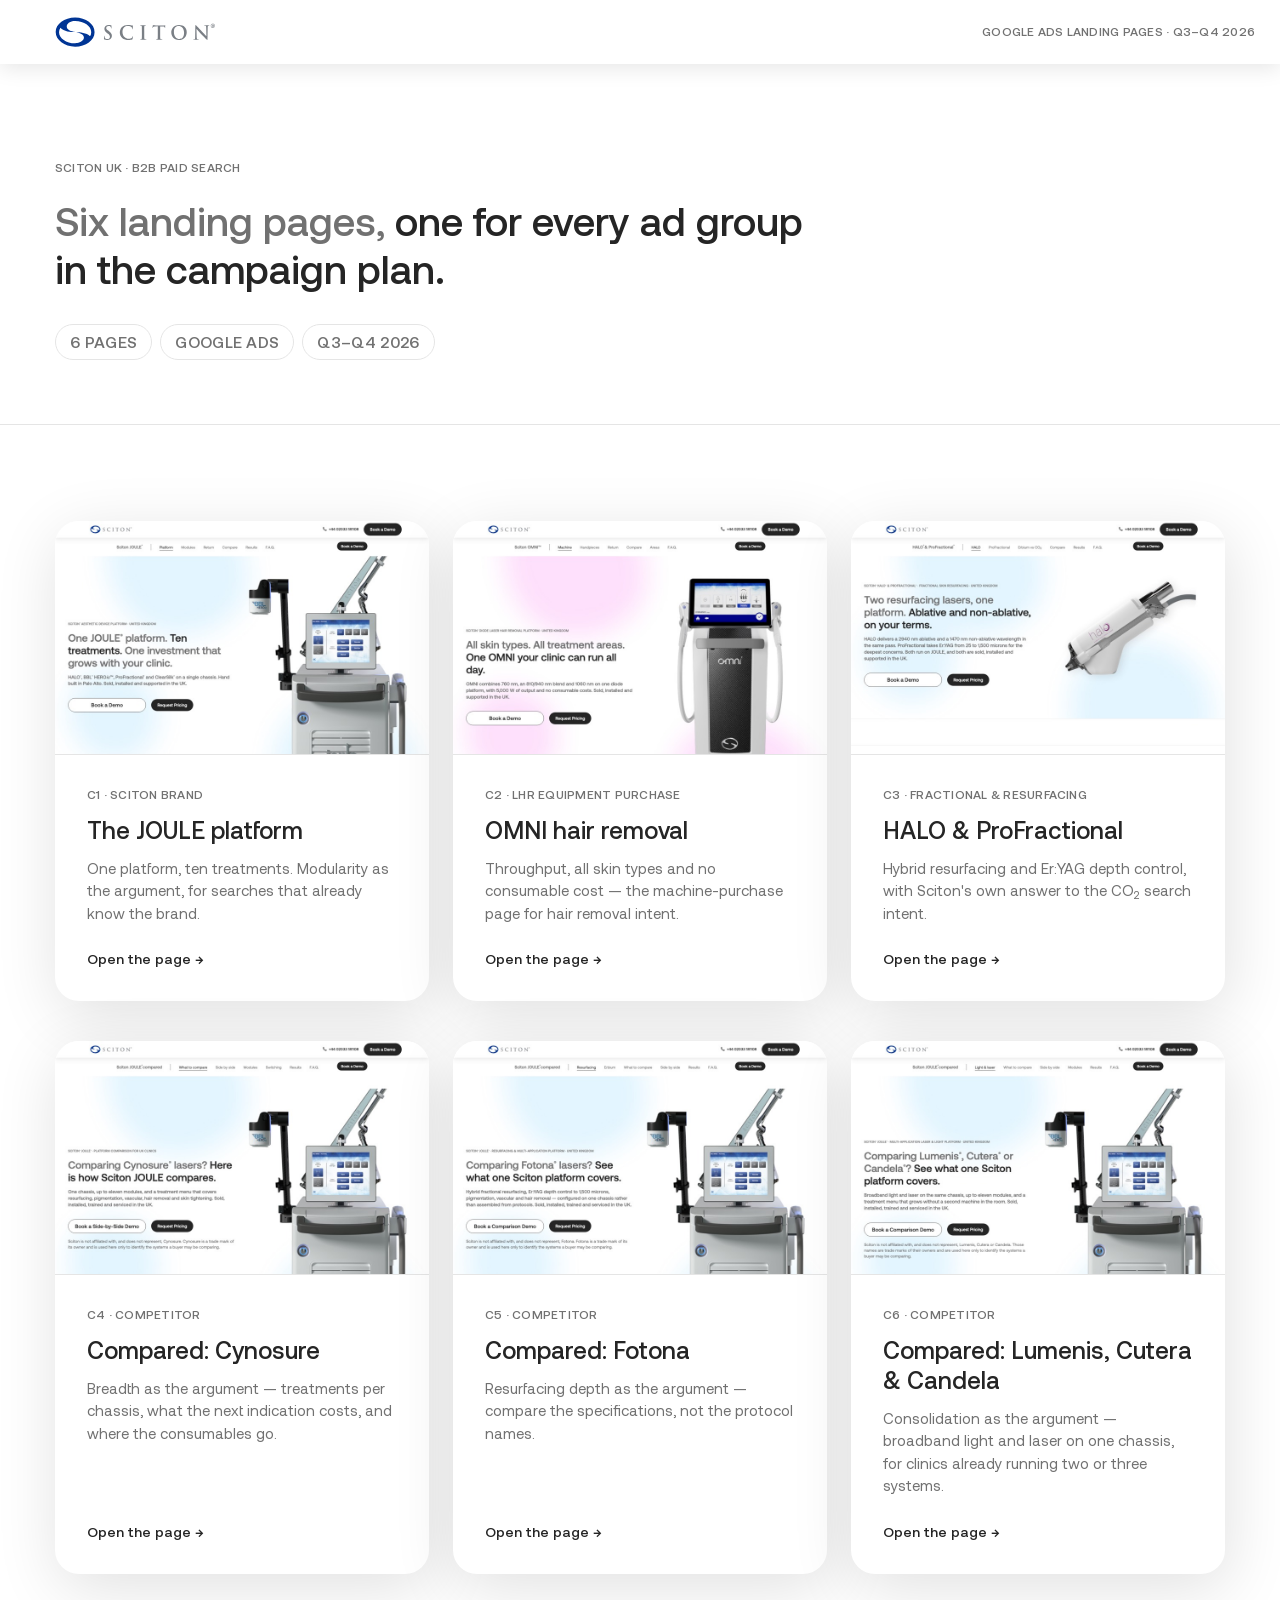
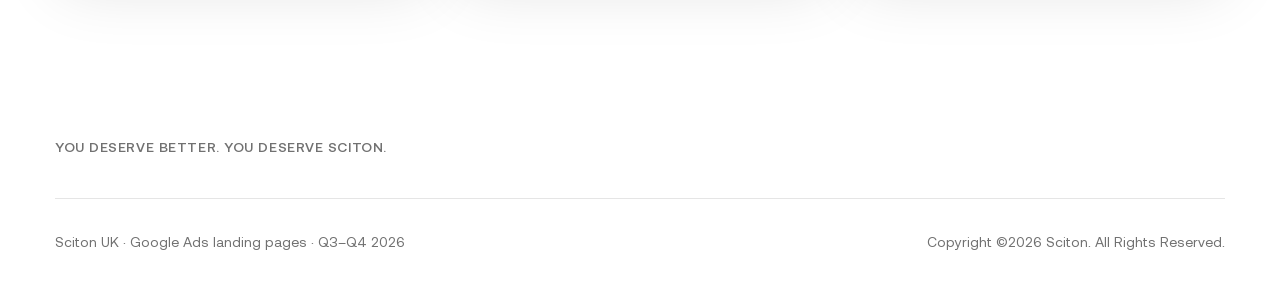
<file: Sciton Landing Pages/index.html>
<!doctype html>
<html lang="en-GB">
<head>
<meta charset="utf-8">
<meta name="viewport" content="width=device-width, initial-scale=1">
<title>Sciton UK &mdash; Google Ads Landing Pages | Q3&ndash;Q4 2026</title>
<meta name="description" content="Index of the six landing pages built for the Sciton UK B2B Google Ads programme, Q3-Q4 2026. Internal review page.">
<meta name="robots" content="noindex, nofollow">
<link rel="icon" href="assets/img/sciton-logo.svg">

<link rel="preload" href="assets/fonts/Aeonik-Regular.woff2" as="font" type="font/woff2" crossorigin>
<link rel="preload" href="assets/fonts/Aeonik-Medium.woff2" as="font" type="font/woff2" crossorigin>
<link rel="stylesheet" href="assets/css/sciton-theme.css">
<link rel="stylesheet" href="assets/css/lp.css">
</head>
<body class="page-index">

<a class="a11y-skip-link lp-skip" href="#pages">Skip to the pages</a>

<!-- ============================================================ HEADER
     The Sciton shell, as on the landing pages. No CTA: this page is the
     front door for the review, not something we are converting on.
     ============================================================ -->
<header class="py-4 navbar lg:flex lg:py-0 lg:items-center shadow-top-menu" role="banner">
  <div class="container px-4 sm:px-gutter-full lg:py-2 lg:pr-5">
    <div class="flex flex-wrap items-center justify-between md:flex-nowrap">
      <a class="flex-initial" href="https://sciton.uk/" aria-label="Sciton">
        <img class="logo logo--header" src="assets/img/sciton-logo.svg" alt="Sciton" width="160" height="28">
      </a>
      <p class="hdg-6 text-gray-300" style="margin:0">Google Ads landing pages &middot; Q3&ndash;Q4 2026</p>
    </div>
  </div>
</header>

<main id="main">

<!-- ============================================================ MASTHEAD -->
<section class="lp-masthead">
  <div class="container">
    <div class="row">
      <div class="w-full col lg:w-9/12 xl:w-8/12">
        <div class="wysiwyg js-fade-group">
          <p class="hdg-6 text-gray-300">Sciton UK &middot; B2B paid search</p>
          <h1 class="hdg-2 text-gray-300">Six landing pages, <span class="text-brand-dark-gray">one for every ad group in the campaign plan.</span></h1>
          <ul class="lp-meta">
            <li class="lp-meta__item">6 pages</li>
            <li class="lp-meta__item">Google Ads</li>
            <li class="lp-meta__item">Q3&ndash;Q4 2026</li>
          </ul>
        </div>
      </div>
    </div>
  </div>
</section>

<!-- ============================================================ THE PAGES
     Previews are real screenshots of each page, regenerated with
     .claude/shots.py whenever a page changes.
     ============================================================ -->
<section class="pt-24 pb-24" id="pages">
  <div class="container">
    <ul class="lp-index js-fade-group">

      <li class="lp-card">
        <img class="lp-card__shot" src="assets/img/preview-c1.jpg" alt="Preview of the C1 Sciton Brand landing page" width="880" height="550" loading="lazy">
        <div class="lp-card__body">
          <p class="lp-card__code">C1 &middot; Sciton Brand</p>
          <h3 class="lp-card__name"><a href="sciton-brand/index.html">The JOULE platform</a></h3>
          <p class="lp-card__desc">One platform, ten treatments. Modularity as the argument, for searches that already know the brand.</p>
          <p class="lp-card__go">Open the page &rarr;</p>
        </div>
      </li>

      <li class="lp-card">
        <img class="lp-card__shot" src="assets/img/preview-c2.jpg" alt="Preview of the C2 LHR Equipment landing page" width="880" height="550" loading="lazy">
        <div class="lp-card__body">
          <p class="lp-card__code">C2 &middot; LHR Equipment Purchase</p>
          <h3 class="lp-card__name"><a href="lhr-equipment/index.html">OMNI hair removal</a></h3>
          <p class="lp-card__desc">Throughput, all skin types and no consumable cost &mdash; the machine-purchase page for hair removal intent.</p>
          <p class="lp-card__go">Open the page &rarr;</p>
        </div>
      </li>

      <li class="lp-card">
        <img class="lp-card__shot" src="assets/img/preview-c3.jpg" alt="Preview of the C3 Fractional and Resurfacing landing page" width="880" height="550" loading="lazy">
        <div class="lp-card__body">
          <p class="lp-card__code">C3 &middot; Fractional &amp; Resurfacing</p>
          <h3 class="lp-card__name"><a href="fractional-resurfacing/index.html">HALO &amp; ProFractional</a></h3>
          <p class="lp-card__desc">Hybrid resurfacing and Er:YAG depth control, with Sciton's own answer to the CO<sub>2</sub> search intent.</p>
          <p class="lp-card__go">Open the page &rarr;</p>
        </div>
      </li>

      <li class="lp-card">
        <img class="lp-card__shot" src="assets/img/preview-c4.jpg" alt="Preview of the C4 Cynosure comparison landing page" width="880" height="550" loading="lazy">
        <div class="lp-card__body">
          <p class="lp-card__code">C4 &middot; Competitor</p>
          <h3 class="lp-card__name"><a href="competitor-cynosure/index.html">Compared: Cynosure</a></h3>
          <p class="lp-card__desc">Breadth as the argument &mdash; treatments per chassis, what the next indication costs, and where the consumables go.</p>
          <p class="lp-card__go">Open the page &rarr;</p>
        </div>
      </li>

      <li class="lp-card">
        <img class="lp-card__shot" src="assets/img/preview-c5.jpg" alt="Preview of the C5 Fotona comparison landing page" width="880" height="550" loading="lazy">
        <div class="lp-card__body">
          <p class="lp-card__code">C5 &middot; Competitor</p>
          <h3 class="lp-card__name"><a href="competitor-fotona/index.html">Compared: Fotona</a></h3>
          <p class="lp-card__desc">Resurfacing depth as the argument &mdash; compare the specifications, not the protocol names.</p>
          <p class="lp-card__go">Open the page &rarr;</p>
        </div>
      </li>

      <li class="lp-card">
        <img class="lp-card__shot" src="assets/img/preview-c6.jpg" alt="Preview of the C6 Lumenis, Cutera and Candela comparison landing page" width="880" height="550" loading="lazy">
        <div class="lp-card__body">
          <p class="lp-card__code">C6 &middot; Competitor</p>
          <h3 class="lp-card__name"><a href="competitor-platforms/index.html">Compared: Lumenis, Cutera &amp; Candela</a></h3>
          <p class="lp-card__desc">Consolidation as the argument &mdash; broadband light and laser on one chassis, for clinics already running two or three systems.</p>
          <p class="lp-card__go">Open the page &rarr;</p>
        </div>
      </li>

    </ul>
  </div>
</section>

</main>

<!-- ============================================================ FOOTER -->
<footer class="z-10 pt-16 bg-white footer" role="contentinfo">
  <div class="container">
    <div class="pb-10 border-b border-gray-border">
      <span class="text-sm tracking-wider hdg-6">You Deserve Better. You Deserve Sciton.</span>
    </div>
    <div class="flex flex-wrap items-center justify-between py-8">
      <span class="text-sm text-gray-300">Sciton UK &middot; Google Ads landing pages &middot; Q3&ndash;Q4 2026</span>
      <span class="text-sm text-gray-300">Copyright &copy;2026 Sciton. All Rights Reserved.</span>
    </div>
  </div>
</footer>

<script src="assets/js/lp.js" defer></script>
</body>
</html>
</file>
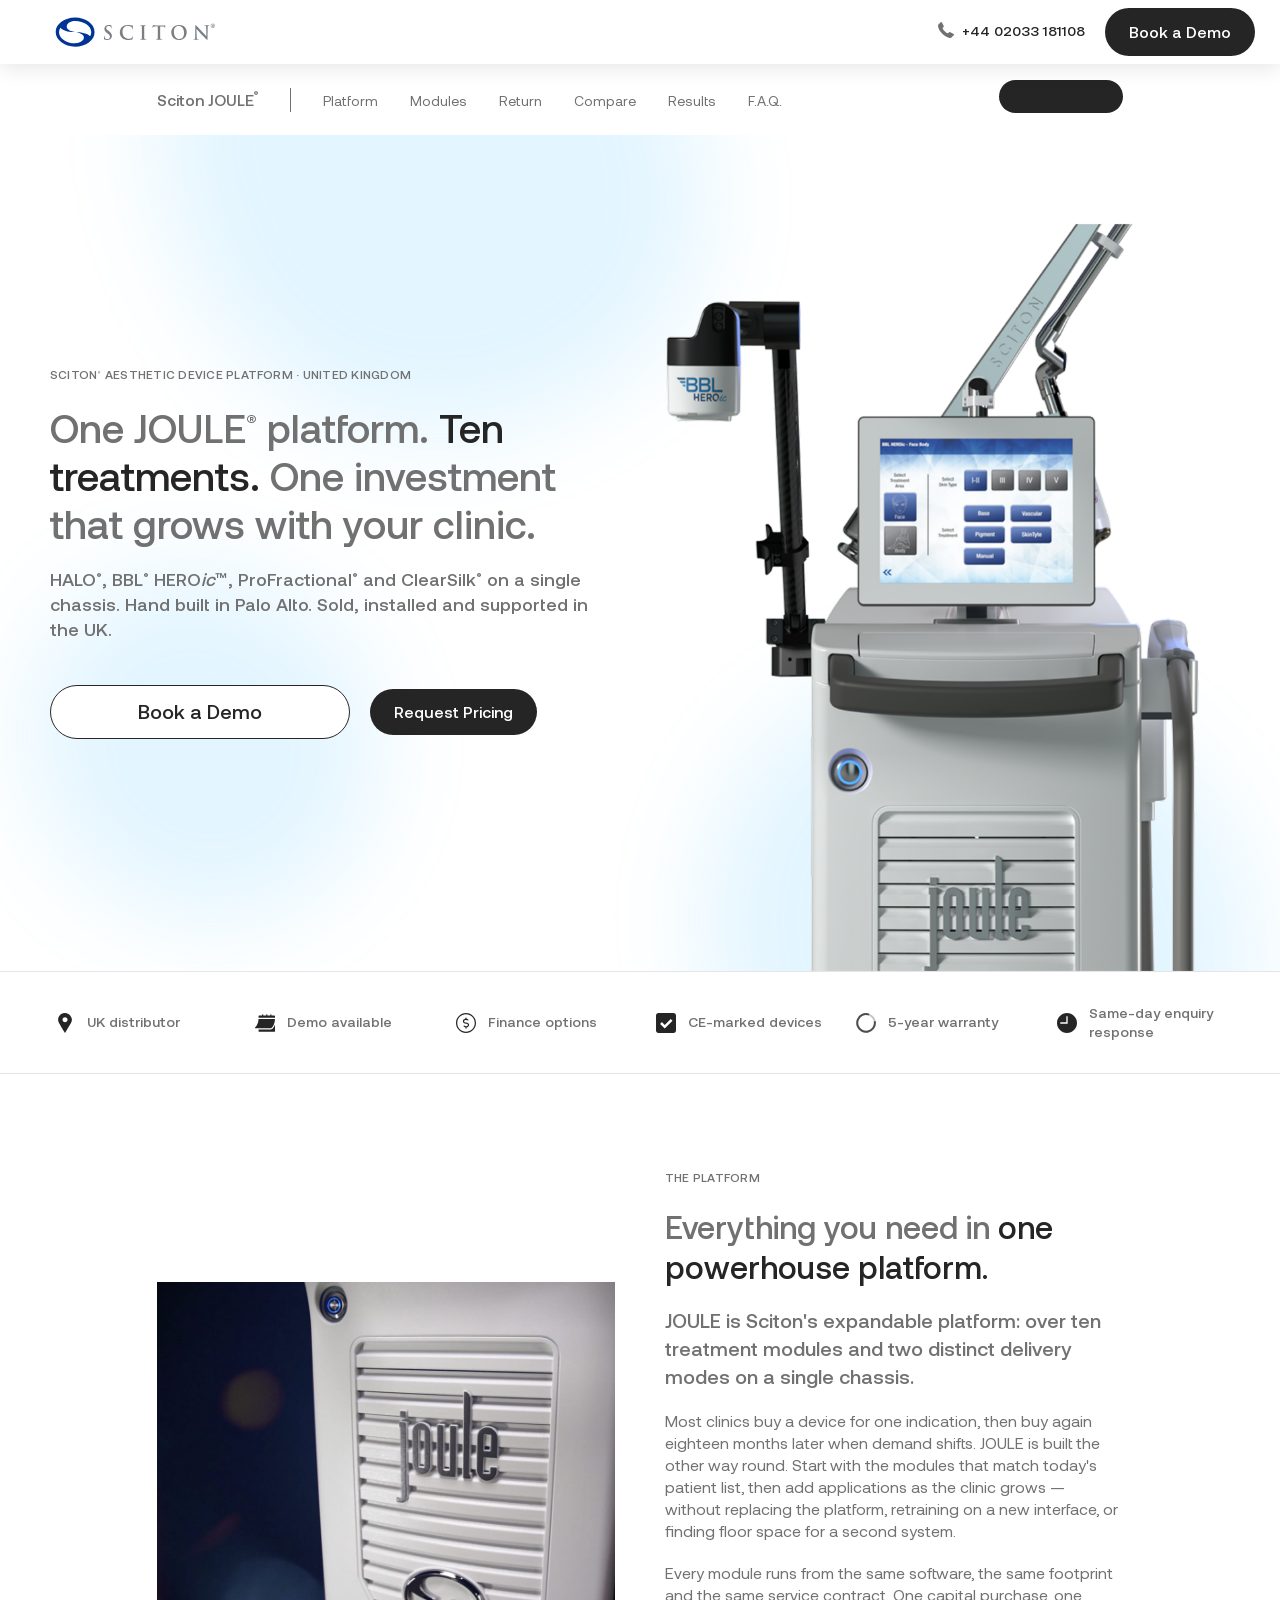
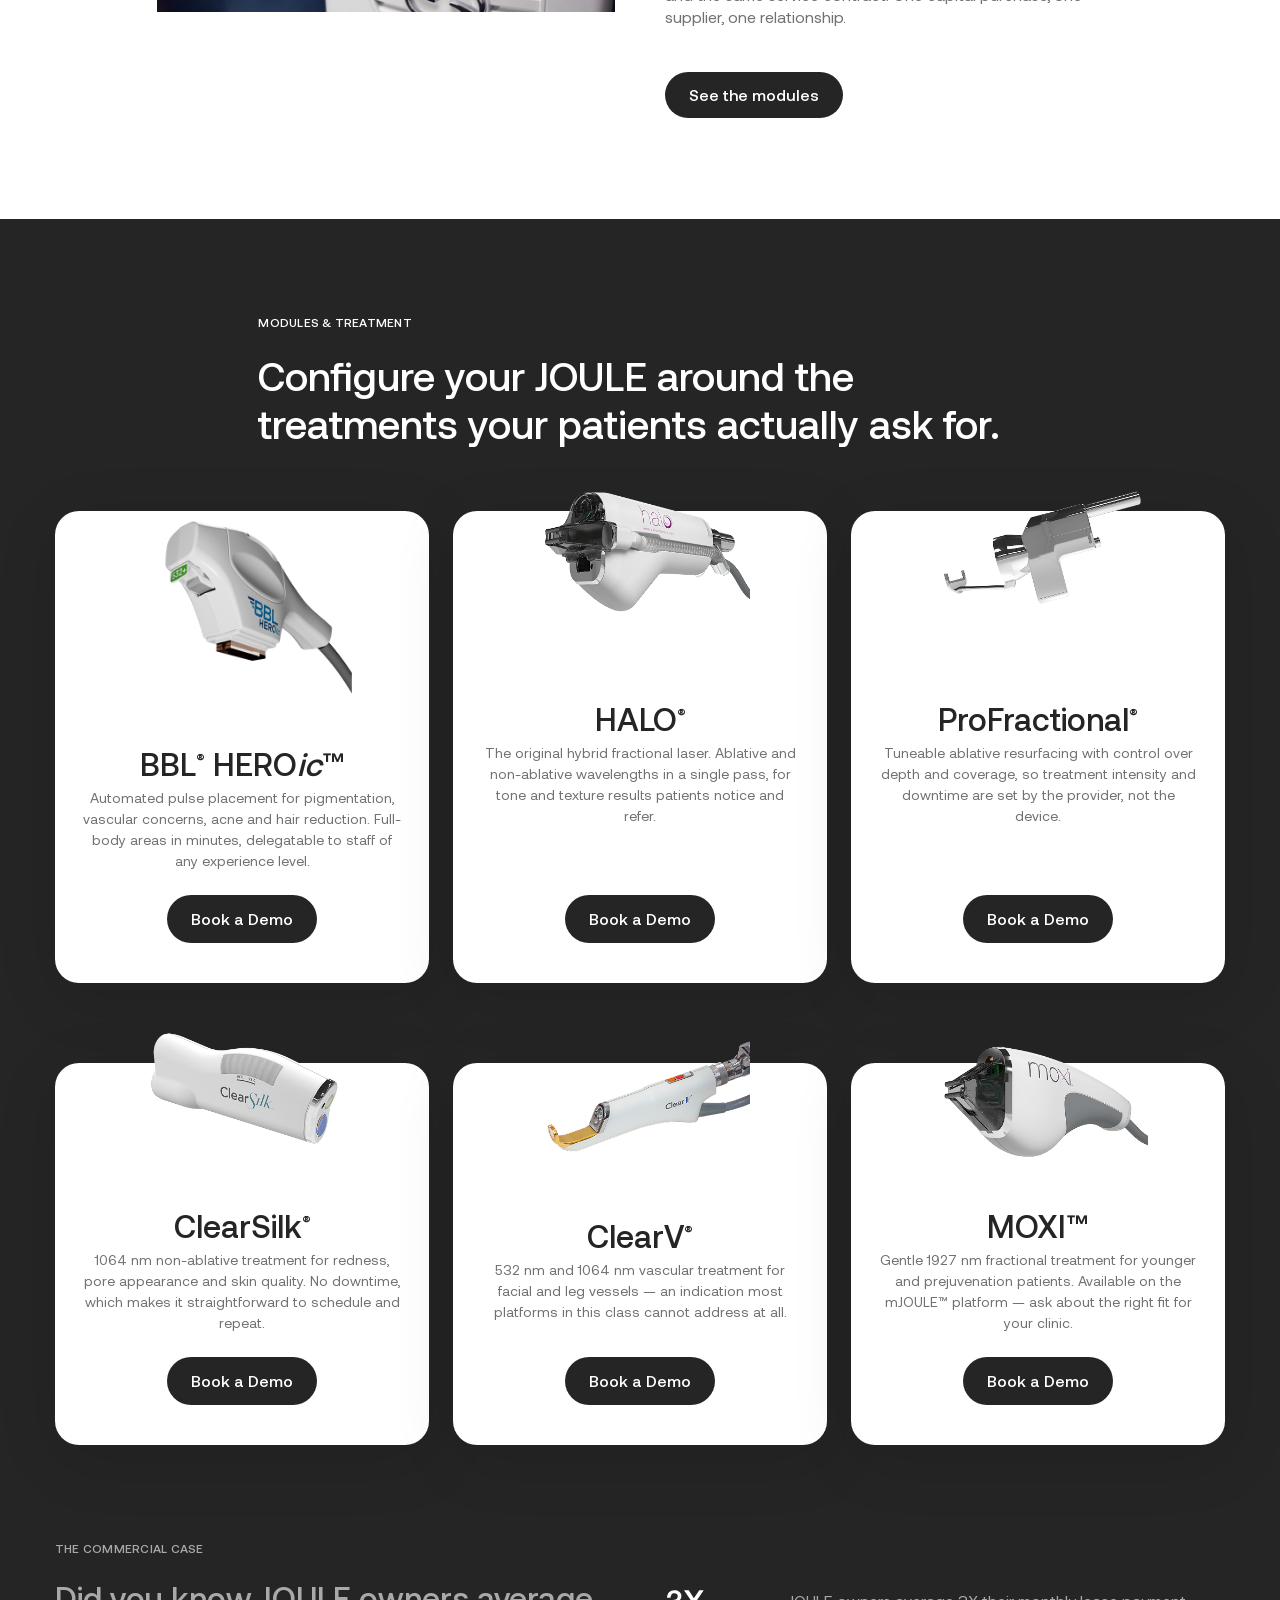
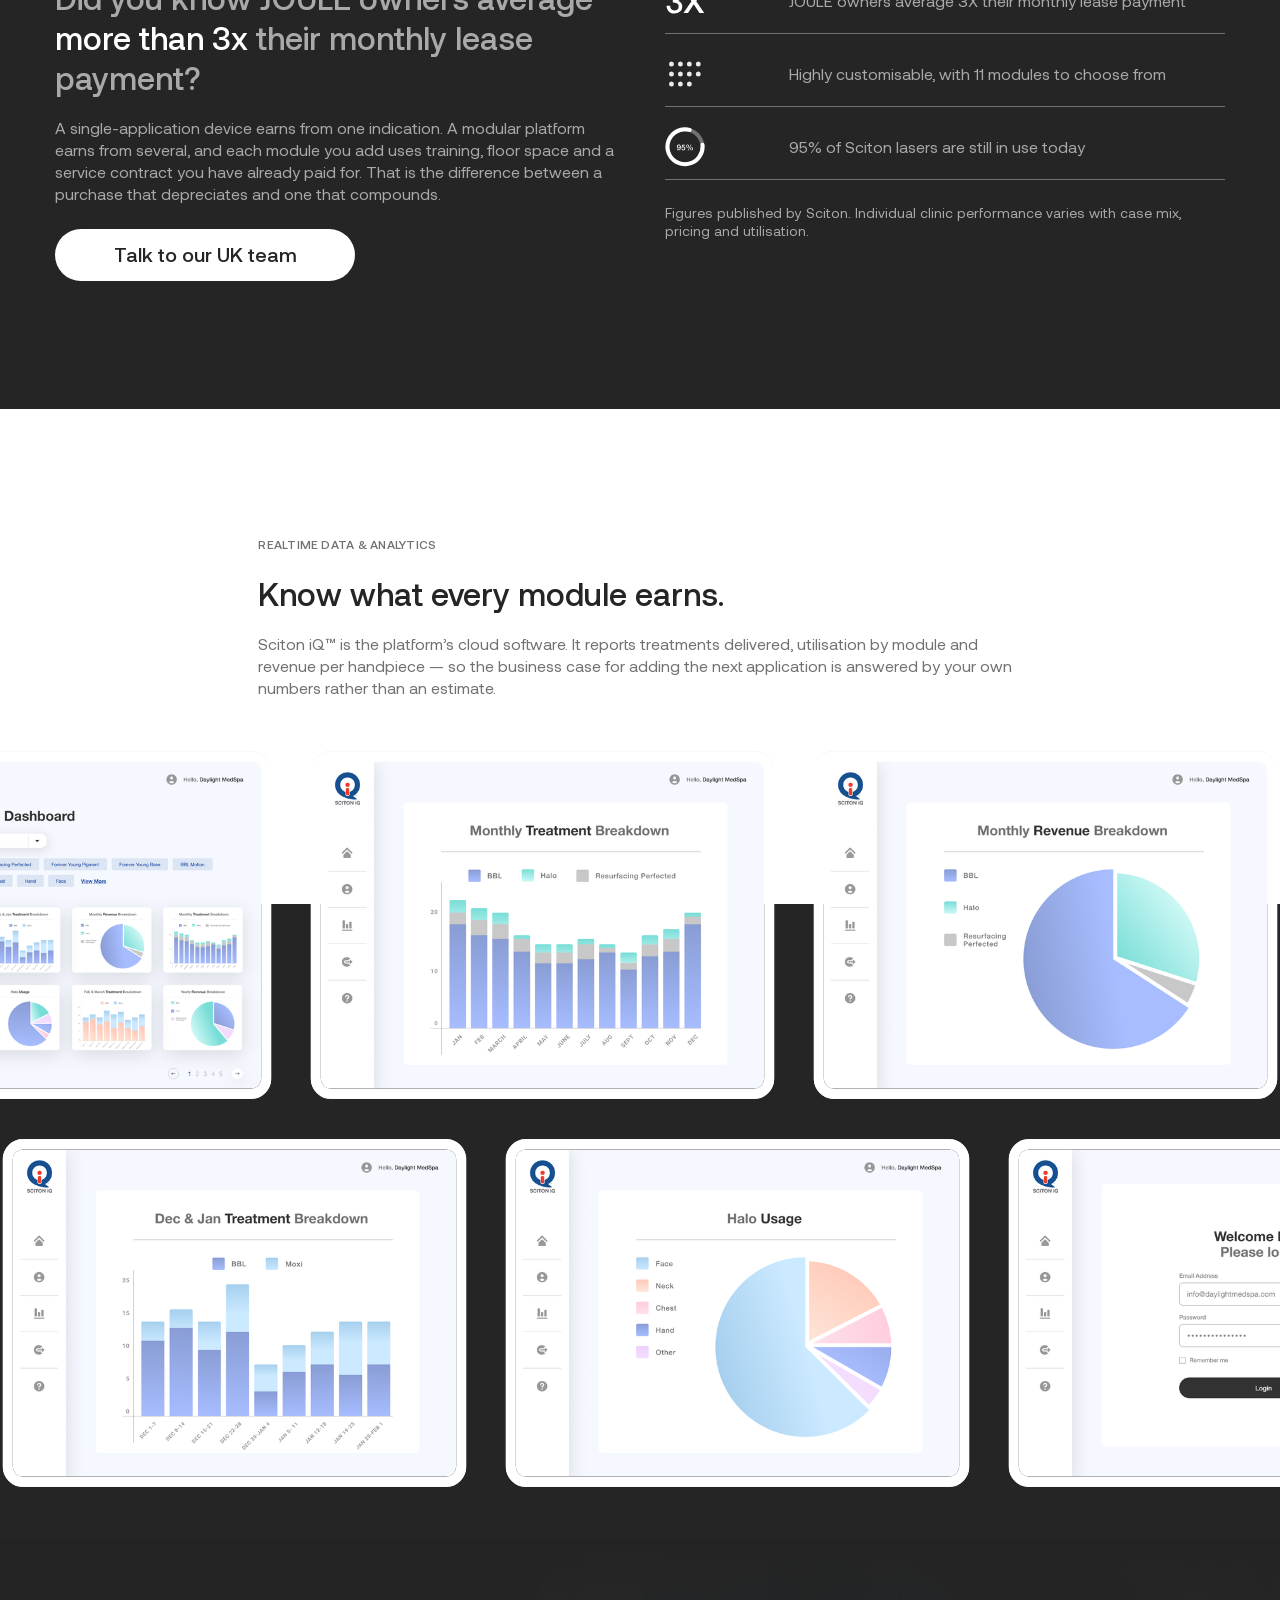
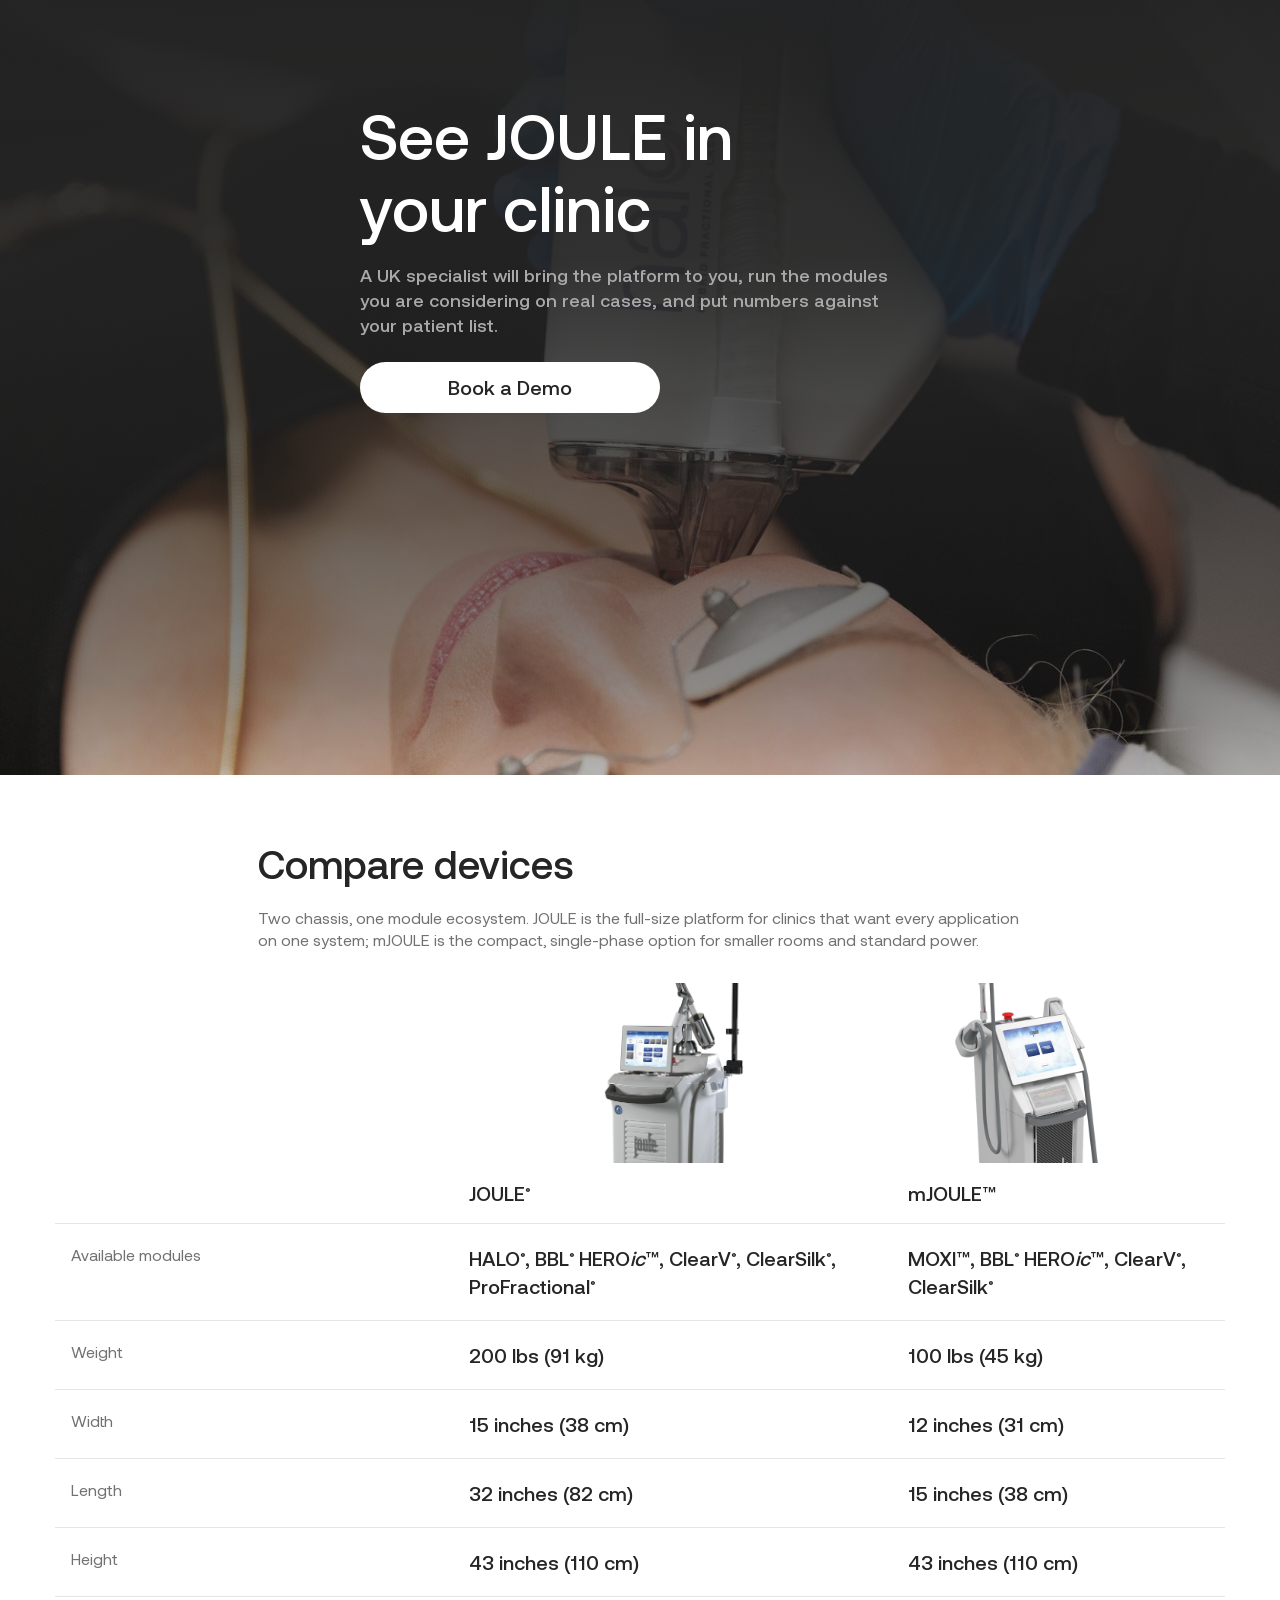
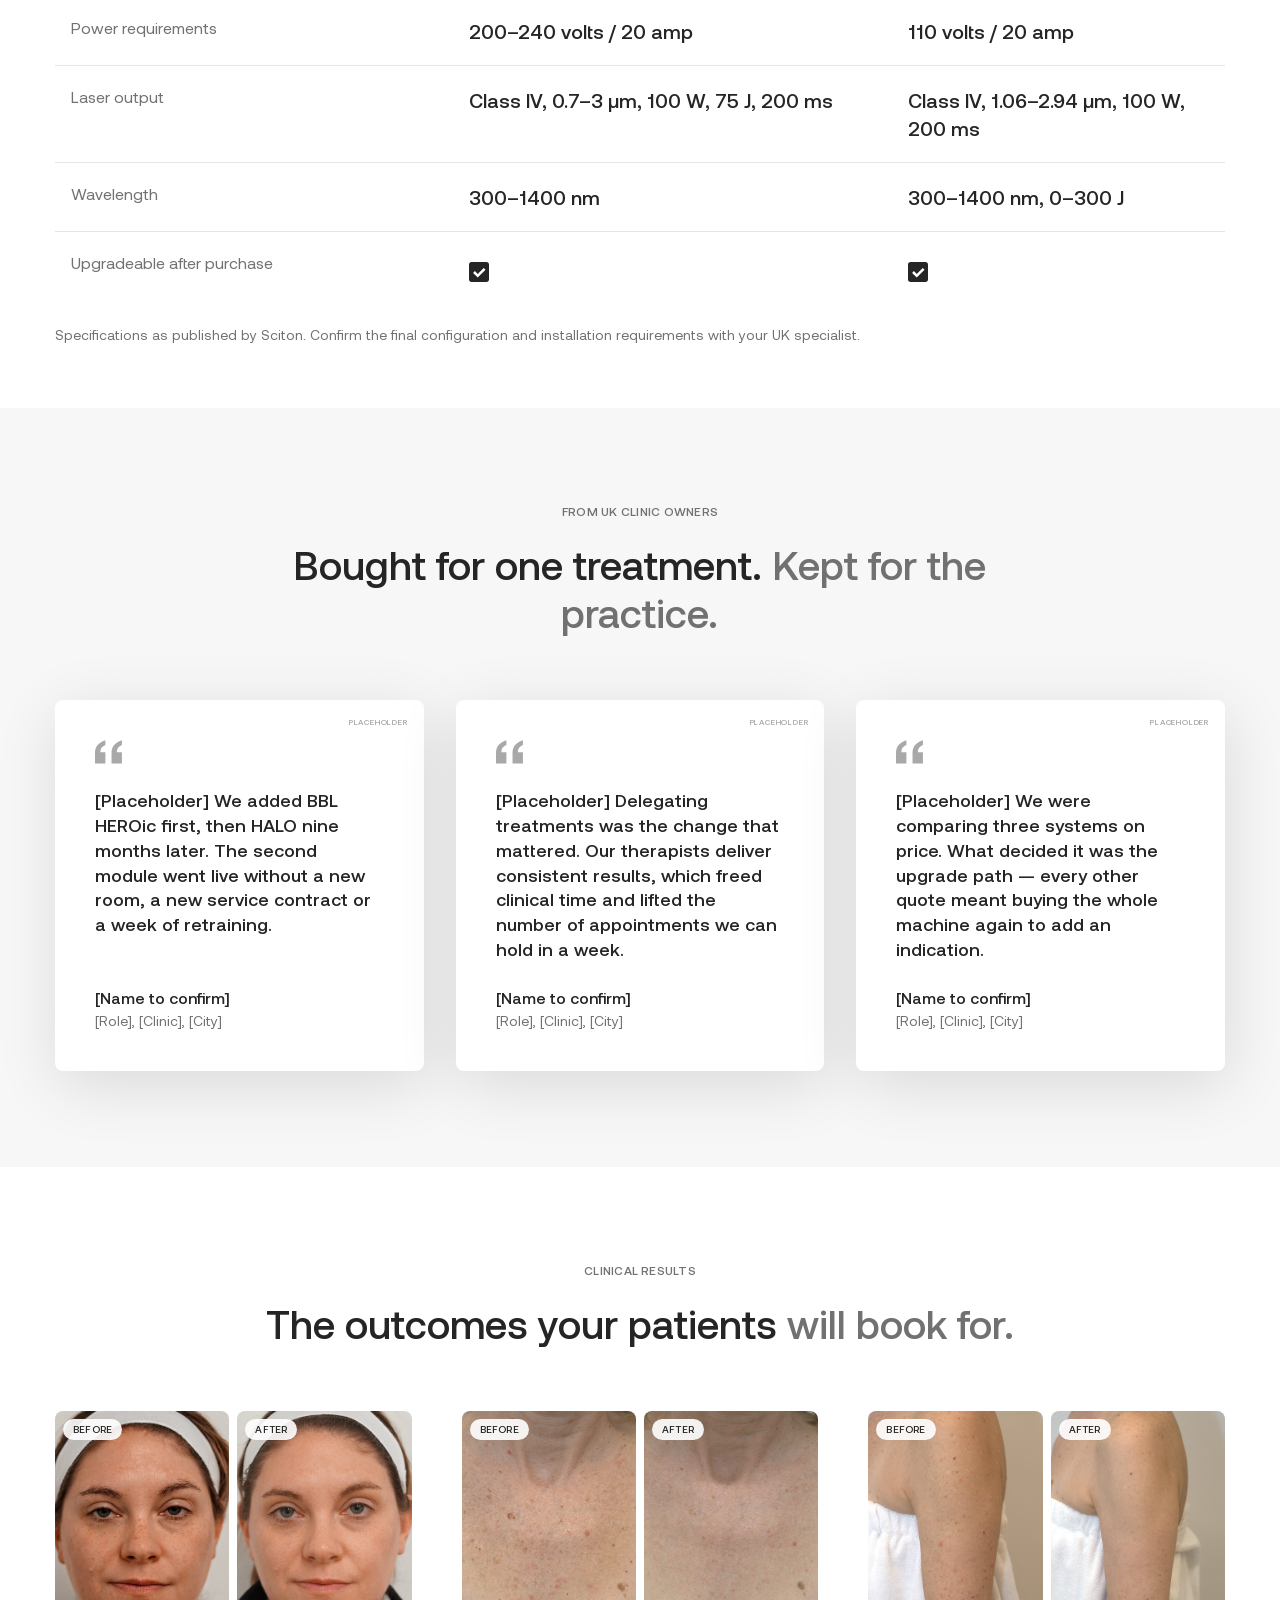
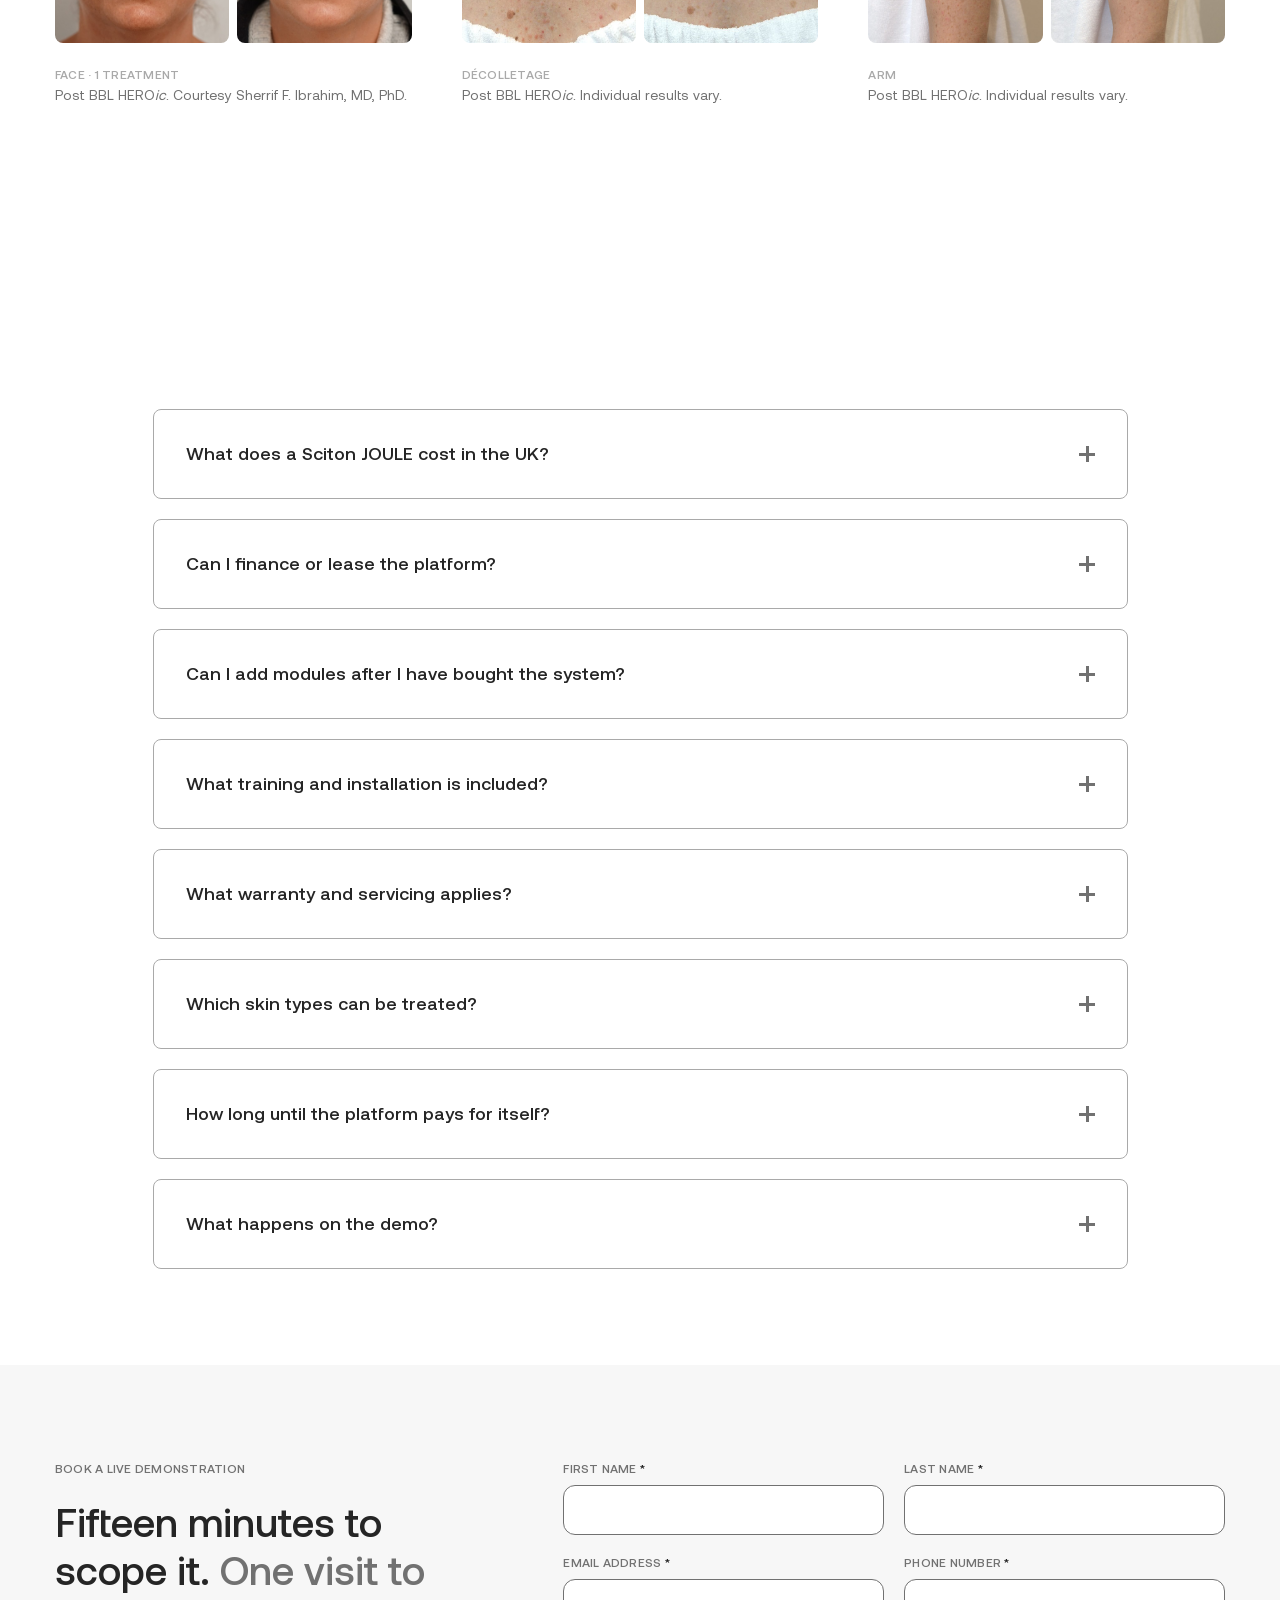
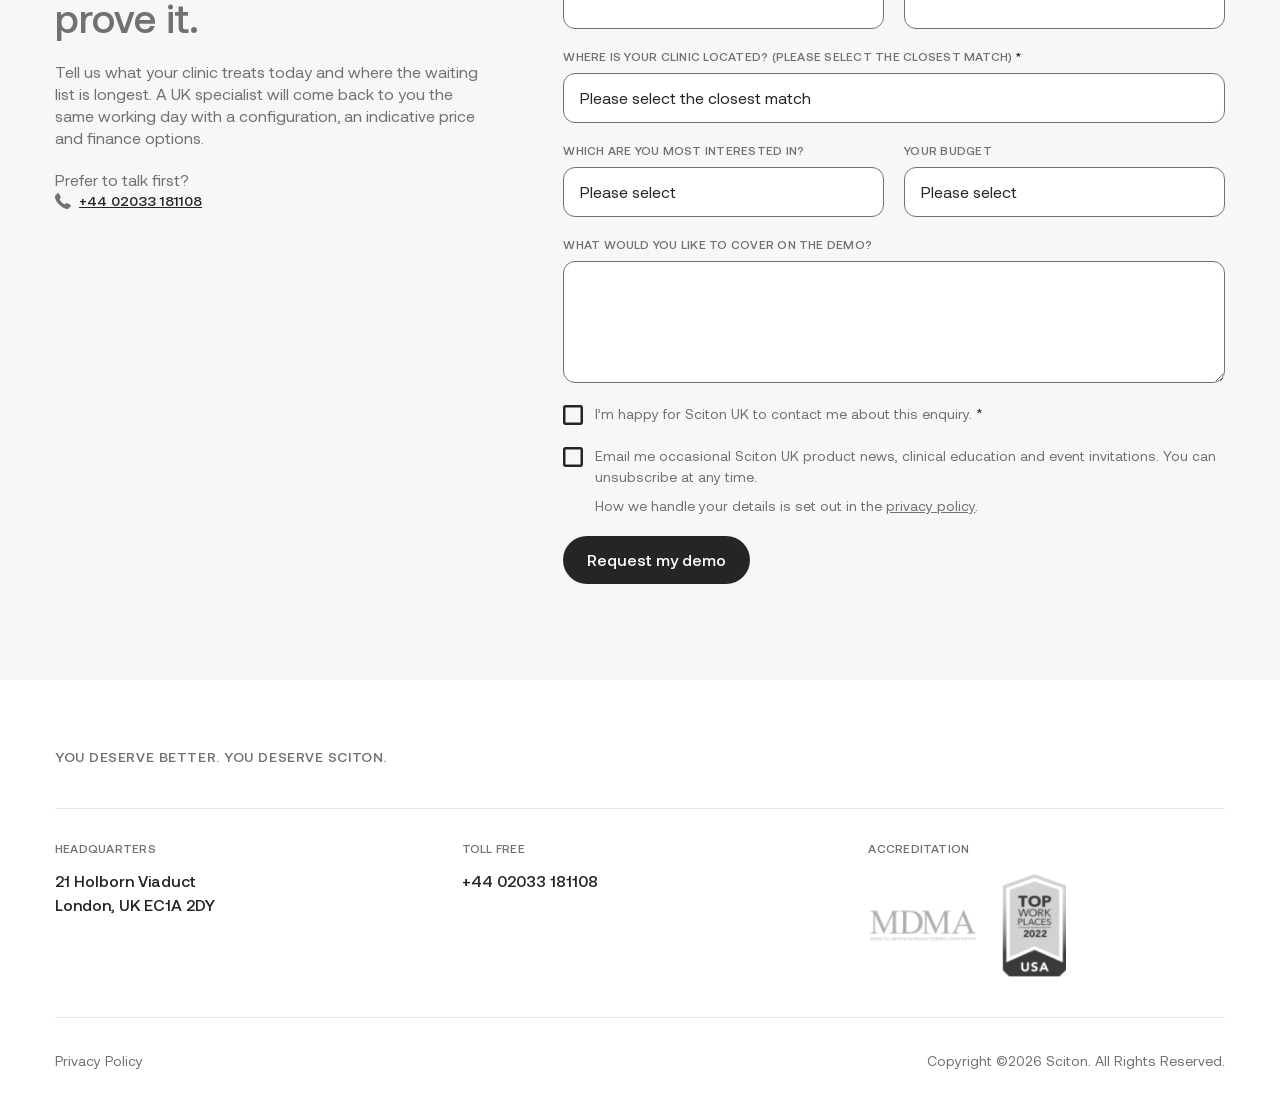
<file: Sciton Landing Pages/c1-sciton-brand/index.html>
<!doctype html>
<html lang="en-GB">
<head>
<!-- Google Tag Manager -->
<script>(function(w,d,s,l,i){w[l]=w[l]||[];w[l].push({'gtm.start':
new Date().getTime(),event:'gtm.js'});var f=d.getElementsByTagName(s)[0],
j=d.createElement(s),dl=l!='dataLayer'?'&l='+l:'';j.async=true;j.src=
'https://www.googletagmanager.com/gtm.js?id='+i+dl;f.parentNode.insertBefore(j,f);
})(window,document,'script','dataLayer','GTM-N37FXBXC');</script>
<!-- End Google Tag Manager -->
<meta charset="utf-8">
<meta name="viewport" content="width=device-width, initial-scale=1">
<title>Sciton JOULE® UK | One Platform, Ten Treatments | Book a Demo</title>
<meta name="description" content="JOULE by Sciton: HALO, BBL HEROic, ProFractional, ClearSilk and ClearV on one expandable platform. Hand built in Palo Alto, supported in the UK. Book a live demonstration.">
<meta name="robots" content="noindex, nofollow">
<link rel="canonical" href="https://sciton.uk/joule/">
<link rel="icon" href="../assets/img/sciton-logo.svg">

<link rel="preload" href="../assets/fonts/Aeonik-Regular.woff2" as="font" type="font/woff2" crossorigin>
<link rel="preload" href="../assets/fonts/Aeonik-Medium.woff2" as="font" type="font/woff2" crossorigin>
<link rel="stylesheet" href="../assets/css/sciton-theme.css">
<link rel="stylesheet" href="../assets/css/lp.css">
</head>
<body class="page-joule-lp">
<!-- Google Tag Manager (noscript) -->
<noscript><iframe src="https://www.googletagmanager.com/ns.html?id=GTM-N37FXBXC"
height="0" width="0" style="display:none;visibility:hidden"></iframe></noscript>
<!-- End Google Tag Manager (noscript) -->

<svg aria-hidden="true" focusable="false" style="position:absolute;width:0;height:0;overflow:hidden" version="1.1" xmlns="http://www.w3.org/2000/svg" xmlns:xlink="http://www.w3.org/1999/xlink"><defs><symbol id="icon-sciton-mark" viewBox="0 0 32 32">
<title>sciton-mark</title>
<path d="M16.003 3.692c-8.825 0-16.003 5.255-16.003 11.726s7.181 11.74 16.003 11.74c8.822 0 15.997-5.255 15.997-11.729s-7.178-11.738-15.997-11.738zM2.759 15.433c0.012-1.288 0.401-2.546 1.12-3.62 3.154 3.872 11.819 3.476 11.819 3.476s-6.551-0.727-6.59-4.129c-0.028-2.55 2.61-4.243 5.601-4.633 0.28-0.039 0.56-0.066 0.815-0.091 0.16 0 0.319 0 0.479 0 7.301-0.006 13.247 4.030 13.247 8.997-0.008 1.185-0.339 2.345-0.958 3.36-3.299-3.642-11.645-3.266-11.645-3.266s6.553 0.722 6.59 4.121c0.031 2.556-2.61 4.243-5.601 4.638-0.541 0.069-1.064 0.119-1.56 0.147h-0.073c-7.298 0.003-13.244-4.035-13.244-8.999z"></path>
</symbol><symbol id="icon-progress" viewBox="0 0 32 32">
<title>progress</title>
<path fill="none" stroke="#c5c7c6" style="stroke: var(--color1, #c5c7c6)" stroke-linejoin="round" stroke-linecap="round" stroke-miterlimit="4" stroke-width="3.122" d="M16.001 1.79c1.86 0 3.701 0.366 5.419 1.078s3.279 1.755 4.594 3.070c1.315 1.315 2.358 2.876 3.070 4.594s1.078 3.56 1.078 5.419-0.366 3.701-1.078 5.419c-0.712 1.718-1.755 3.279-3.070 4.594s-2.876 2.358-4.594 3.070c-1.718 0.712-3.56 1.078-5.419 1.078s-3.701-0.366-5.419-1.078c-1.718-0.712-3.279-1.755-4.594-3.070s-2.358-2.876-3.070-4.594-1.078-3.559-1.078-5.419c0-1.86 0.366-3.701 1.078-5.419s1.755-3.279 3.070-4.594c1.315-1.315 2.876-2.358 4.594-3.070s3.559-1.078 5.419-1.078v0z"></path>
<path fill="none" stroke="#4d4d4d" style="stroke: var(--color2, #4d4d4d)" stroke-linejoin="round" stroke-linecap="round" stroke-miterlimit="4" stroke-width="3.122" d="M30.208 14.264c0.348 3.435-0.574 6.886-2.59 9.703s-4.989 4.805-8.356 5.59c-3.367 0.784-6.897 0.311-9.924-1.332s-5.341-4.34-6.506-7.584-1.101-6.811 0.18-10.027c1.281-3.216 3.692-5.859 6.776-7.432s6.666-1.843 10.004-0.981"></path>
</symbol><symbol id="icon-clock" viewBox="0 0 32 32">
      <title>clock</title>
      <path class="path1" d="M16 0c-8.837 0-16 7.163-16 16s7.163 16 16 16 16-7.163 16-16-7.163-16-16-16zM17.055 17.057l-11.747-0.020 0.004-2.11 9.633 0.016v-9.633h2.11v11.747z"></path>
    </symbol><symbol id="icon-location" viewBox="0 0 32 32">
      <title>location</title>
      <path class="path1" d="M26.501 7.964c-0.114-0.427-0.345-0.882-0.516-1.28-2.048-4.921-6.522-6.684-10.134-6.684-4.836 0-10.162 3.243-10.873 9.927v1.366c0 0.057 0.020 0.569 0.048 0.825 0.399 3.185 2.912 6.571 4.789 9.756 2.020 3.413 4.115 6.77 6.192 10.126 1.28-2.19 2.556-4.409 3.807-6.542 0.341-0.626 0.737-1.252 1.078-1.849 0.227-0.398 0.662-0.796 0.861-1.166 2.020-3.698 5.27-7.424 5.27-11.093v-1.507c0-0.398-0.493-1.792-0.521-1.877zM15.94 14.82c-1.422 0-2.978-0.711-3.746-2.674-0.114-0.312-0.105-0.939-0.105-0.996v-0.882c0-2.502 2.125-3.64 3.973-3.64 2.276 0 4.036 1.821 4.036 4.096s-1.883 4.096-4.158 4.096z"></path>
    </symbol><symbol id="icon-phone" viewBox="0 0 32 32">
      <title>phone</title>
      <path class="path1" d="M31.985 25.248c0.068 0.52-0.090 0.971-0.474 1.355l-4.506 4.471c-0.203 0.226-0.469 0.418-0.796 0.576s-0.649 0.26-0.965 0.305c-0.023 0-0.090 0.006-0.203 0.017s-0.26 0.017-0.44 0.017c-0.429 0-1.124-0.073-2.084-0.22s-2.134-0.508-3.523-1.084c-1.389-0.576-2.964-1.44-4.726-2.592s-3.636-2.733-5.623-4.743c-1.581-1.558-2.891-3.049-3.93-4.472s-1.874-2.738-2.507-3.947c-0.632-1.208-1.107-2.304-1.423-3.286s-0.531-1.829-0.644-2.541-0.158-1.27-0.136-1.677c0.023-0.407 0.034-0.632 0.034-0.678 0.045-0.316 0.147-0.638 0.305-0.965s0.35-0.593 0.576-0.796l4.506-4.506c0.316-0.316 0.678-0.474 1.084-0.474 0.294 0 0.553 0.085 0.779 0.254s0.418 0.378 0.576 0.627l3.625 6.877c0.203 0.361 0.26 0.757 0.169 1.186s-0.282 0.79-0.576 1.084l-1.66 1.66c-0.045 0.045-0.085 0.119-0.119 0.22s-0.051 0.186-0.051 0.254c0.090 0.474 0.294 1.016 0.61 1.626 0.271 0.542 0.689 1.203 1.253 1.982s1.366 1.677 2.405 2.693c1.016 1.039 1.92 1.846 2.71 2.422s1.451 0.999 1.982 1.27 0.937 0.435 1.22 0.491l0.423 0.085c0.045 0 0.119-0.017 0.22-0.051s0.175-0.073 0.22-0.119l1.931-1.965c0.407-0.361 0.881-0.542 1.423-0.542 0.384 0 0.689 0.068 0.915 0.203h0.034l6.538 3.862c0.474 0.294 0.757 0.666 0.847 1.118z"></path>
    </symbol><symbol id="icon-play" viewBox="0 0 32 32">
<title>play</title>
<path d="M2.667 0.001v32l26.667-16-26.667-16z"></path>
</symbol><symbol id="icon-chevron-down" viewBox="0 0 32 32">
<title>chevron-down</title>
<path d="M27.68 9.319c-0.426-0.426-1.117-0.426-1.543 0l-10.137 10.138-10.138-10.138c-0.426-0.426-1.117-0.426-1.543 0s-0.426 1.117 0 1.543l10.909 10.909c0.205 0.205 0.482 0.32 0.771 0.32s0.567-0.115 0.771-0.32l10.909-10.909c0.426-0.426 0.426-1.117 0-1.543z"></path>
</symbol><symbol id="icon-chevron-left" viewBox="0 0 32 32">
<title>chevron-left</title>
<path d="M11.634 16l10.138-10.138c0.426-0.426 0.426-1.117 0-1.543s-1.117-0.426-1.543 0l-10.909 10.909c-0.205 0.204-0.32 0.482-0.32 0.771s0.115 0.567 0.32 0.771l10.909 10.909c0.213 0.213 0.492 0.32 0.771 0.32s0.558-0.106 0.771-0.32c0.426-0.426 0.426-1.117 0-1.543l-10.138-10.137z"></path>
</symbol><symbol id="icon-chevron-right" viewBox="0 0 32 32">
<title>chevron-right</title>
<path d="M21.771 15.228l-10.909-10.909c-0.426-0.426-1.117-0.426-1.543 0s-0.426 1.117 0 1.543l10.138 10.137-10.138 10.138c-0.426 0.426-0.426 1.117 0 1.543 0.213 0.213 0.492 0.32 0.771 0.32s0.558-0.107 0.771-0.32l10.909-10.909c0.205-0.205 0.32-0.482 0.32-0.771s-0.115-0.567-0.32-0.771z"></path>
</symbol><symbol id="icon-chevron-up" viewBox="0 0 32 32">
<title>chevron-up</title>
<path d="M27.68 20.228l-10.909-10.909c-0.204-0.205-0.482-0.319-0.771-0.319s-0.567 0.115-0.771 0.32l-10.909 10.909c-0.426 0.426-0.426 1.117 0 1.543s1.117 0.426 1.543 0l10.137-10.138 10.138 10.138c0.213 0.213 0.492 0.32 0.771 0.32s0.558-0.107 0.771-0.32c0.426-0.426 0.426-1.117-0-1.543z"></path>
</symbol><symbol id="icon-facebook" viewBox="0 0 19 32">
      <title>facebook</title>
      <path class="path1" d="M17.125 0.214v4.714h-2.804q-1.536 0-2.071 0.643t-0.536 1.929v3.375h5.232l-0.696 5.286h-4.536v13.554h-5.464v-13.554h-4.554v-5.286h4.554v-3.893q0-3.321 1.857-5.152t4.946-1.83q2.625 0 4.071 0.214z"></path>
    </symbol><symbol id="icon-vimeo" viewBox="0 0 32 32">
<title>vimeo</title>
<path d="M31.988 8.563c-0.144 3.113-2.319 7.381-6.525 12.794-4.35 5.65-8.031 8.481-11.044 8.481-1.863 0-3.444-1.719-4.731-5.163-0.863-3.156-1.719-6.313-2.581-9.469-0.956-3.444-1.981-5.162-3.081-5.162-0.237 0-1.075 0.506-2.513 1.506l-1.506-1.938c1.581-1.387 3.138-2.775 4.669-4.162 2.106-1.819 3.688-2.775 4.744-2.875 2.487-0.237 4.025 1.463 4.6 5.106 0.619 3.931 1.050 6.375 1.294 7.331 0.719 3.263 1.506 4.894 2.369 4.894 0.669 0 1.675-1.056 3.019-3.175 1.337-2.113 2.056-3.725 2.156-4.831 0.194-1.825-0.525-2.744-2.156-2.744-0.769 0-1.556 0.175-2.369 0.525 1.575-5.15 4.575-7.65 9.012-7.506 3.281 0.087 4.831 2.219 4.644 6.388z"></path>
</symbol><symbol id="icon-instagram" viewBox="0 0 27 32">
      <title>instagram</title>
      <path class="path1" d="M18.286 16q0-1.893-1.339-3.232t-3.232-1.339-3.232 1.339-1.339 3.232 1.339 3.232 3.232 1.339 3.232-1.339 1.339-3.232zM20.75 16q0 2.929-2.054 4.982t-4.982 2.054-4.982-2.054-2.054-4.982 2.054-4.982 4.982-2.054 4.982 2.054 2.054 4.982zM22.679 8.679q0 0.679-0.482 1.161t-1.161 0.482-1.161-0.482-0.482-1.161 0.482-1.161 1.161-0.482 1.161 0.482 0.482 1.161zM13.714 4.75q-0.125 0-1.366-0.009t-1.884 0-1.723 0.054-1.839 0.179-1.277 0.33q-0.893 0.357-1.571 1.036t-1.036 1.571q-0.196 0.518-0.33 1.277t-0.179 1.839-0.054 1.723 0 1.884 0.009 1.366-0.009 1.366 0 1.884 0.054 1.723 0.179 1.839 0.33 1.277q0.357 0.893 1.036 1.571t1.571 1.036q0.518 0.196 1.277 0.33t1.839 0.179 1.723 0.054 1.884 0 1.366-0.009 1.366 0.009 1.884 0 1.723-0.054 1.839-0.179 1.277-0.33q0.893-0.357 1.571-1.036t1.036-1.571q0.196-0.518 0.33-1.277t0.179-1.839 0.054-1.723 0-1.884-0.009-1.366 0.009-1.366 0-1.884-0.054-1.723-0.179-1.839-0.33-1.277q-0.357-0.893-1.036-1.571t-1.571-1.036q-0.518-0.196-1.277-0.33t-1.839-0.179-1.723-0.054-1.884 0-1.366 0.009zM27.429 16q0 4.089-0.089 5.661-0.179 3.714-2.214 5.75t-5.75 2.214q-1.571 0.089-5.661 0.089t-5.661-0.089q-3.714-0.179-5.75-2.214t-2.214-5.75q-0.089-1.571-0.089-5.661t0.089-5.661q0.179-3.714 2.214-5.75t5.75-2.214q1.571-0.089 5.661-0.089t5.661 0.089q3.714 0.179 5.75 2.214t2.214 5.75q0.089 1.571 0.089 5.661z"></path>
    </symbol><symbol id="icon-youtube" viewBox="0 0 32 32">
    <title>youtube</title>
    <path d="M28.091 13.733l-21.294-13.417c-0.63-0.375-1.411-0.312-2.002-0.312-2.361 0-2.351 1.823-2.351 2.285v27.422c0 0.39-0.010 2.285 2.351 2.285 0.59 0 1.372 0.062 2.002-0.312l21.294-13.416c1.748-1.040 1.446-2.267 1.446-2.267s0.302-1.227-1.446-2.267z"></path>
    </symbol><symbol id="icon-linkedin" viewBox="0 0 32 32">
    <title>linkedin</title>
    <path d="M12 12h5.535v2.837h0.079c0.77-1.381 2.655-2.837 5.464-2.837 5.842 0 6.922 3.637 6.922 8.367v9.633h-5.769v-8.54c0-2.037-0.042-4.657-3.001-4.657-3.005 0-3.463 2.218-3.463 4.509v8.688h-5.767v-18z"></path>
    <path d="M2 12h6v18h-6v-18z"></path>
    <path d="M8 7c0 1.657-1.343 3-3 3s-3-1.343-3-3c0-1.657 1.343-3 3-3s3 1.343 3 3z"></path>
    </symbol><symbol id="icon-checkbox" viewBox="0 0 32 32">
      <title>checkbox</title>
      <path d="M28 0h-24c-2.2 0-4 1.8-4 4v24c0 2.2 1.8 4 4 4h24c2.2 0 4-1.8 4-4v-24c0-2.2-1.8-4-4-4zM28 28h-24v-24h24v24z"></path>
    </symbol><symbol id="icon-checkbox-checked" viewBox="0 0 32 32">
      <title>checkbox-checked</title>
      <path d="M28 0h-24c-2.2 0-4 1.8-4 4v24c0 2.2 1.8 4 4 4h24c2.2 0 4-1.8 4-4v-24c0-2.2-1.8-4-4-4zM14 24.828l-7.414-7.414 2.828-2.828 4.586 4.586 9.586-9.586 2.828 2.828-12.414 12.414z"></path>
    </symbol><symbol id="icon-left-arrow" viewBox="0 0 46 32">
<title>left-arrow</title>
<path d="M15.111 1.043c0.628-0.628 1.618-0.628 2.246 0 0.607 0.607 0.607 1.618 0 2.223l-11.388 11.388h37.579c0.876 0 1.595 0.696 1.595 1.572s-0.719 1.595-1.595 1.595h-37.579l11.388 11.367c0.607 0.629 0.607 1.64 0 2.246-0.628 0.628-1.618 0.628-2.246 0l-14.084-14.084c-0.607-0.607-0.607-1.618 0-2.223l14.084-14.084z"></path>
</symbol><symbol id="icon-right-arrow" viewBox="0 0 48 32">
<title>right-arrow</title>
<path d="M31.514 1.458c-0.59-0.611-1.573-0.611-2.184 0-0.59 0.59-0.59 1.573 0 2.162l11.074 11.073h-36.541c-0.852 0.001-1.529 0.678-1.529 1.53s0.677 1.551 1.529 1.551h36.541l-11.074 11.053c-0.59 0.611-0.59 1.595 0 2.184 0.611 0.611 1.595 0.611 2.184 0l13.695-13.695c0.611-0.59 0.611-1.573 0-2.162l-13.695-13.696z"></path>
</symbol><symbol id="icon-down-arrow" viewBox="0 0 22 32">
<title>down-arrow</title>
<path d="M21.67 21.41c0.44-0.425 0.44-1.132 0-1.572-0.425-0.425-1.132-0.425-1.556 0l-7.973 7.973v-26.309c-0.001-0.613-0.488-1.101-1.102-1.101s-1.117 0.487-1.117 1.101v26.309l-7.958-7.973c-0.44-0.425-1.148-0.425-1.572 0-0.44 0.44-0.44 1.148 0 1.572l9.86 9.86c0.425 0.44 1.132 0.44 1.557 0l9.861-9.86z"></path>
</symbol><symbol id="icon-quotes" viewBox="0 0 37 32">
<title>quotes</title>
<path d="M36.379 6.512c-2.246 0.823-3.967 2.096-5.165 3.818-1.123 1.722-1.684 3.78-1.684 6.175h6.849v15.158h-14.035v-15.158c0-2.096 0.374-4.042 1.123-5.839s1.759-3.368 3.032-4.716c1.273-1.422 2.732-2.62 4.379-3.593 1.722-0.973 3.556-1.759 5.502-2.358v6.512zM14.035 6.512c-2.246 0.823-3.967 2.096-5.165 3.818-1.123 1.722-1.684 3.78-1.684 6.175h6.849v15.158h-14.035v-15.158c0-2.096 0.374-4.042 1.123-5.839s1.759-3.368 3.032-4.716c1.273-1.422 2.732-2.62 4.379-3.593 1.722-0.973 3.556-1.759 5.502-2.358v6.512z"></path>
</symbol><symbol id="icon-quotations" viewBox="0 0 32 32">
    <path fill="#a9a9a9" style="fill: var(--color1, #a9a9a9)" opacity="0.2" d="M32 7.994c-1.975 0.707-3.49 1.8-4.543 3.279-0.988 1.479-1.482 3.247-1.482 5.305h6.025v13.021h-12.346v-13.021c0-1.8 0.329-3.472 0.988-5.016s1.547-2.894 2.667-4.051c1.119-1.222 2.403-2.251 3.852-3.087 1.514-0.836 3.128-1.511 4.84-2.026v5.594zM12.346 7.994c-1.975 0.707-3.49 1.8-4.543 3.279-0.988 1.479-1.481 3.247-1.481 5.305h6.025v13.021h-12.346v-13.021c0-1.8 0.329-3.472 0.988-5.016s1.547-2.894 2.667-4.051c1.119-1.222 2.403-2.251 3.852-3.087 1.514-0.836 3.128-1.511 4.84-2.026v5.594z"></path>
    </symbol><symbol id="icon-plus" viewBox="0 0 32 32">
<title>plus</title>
<path d="M0 14h32v6h-32v-6z"></path>
<path d="M12 32v-32h6v32h-6z"></path>
</symbol><symbol id="icon-minus" viewBox="0 0 32 32">
<title>minus</title>
<path d="M0 19.2v-6.4h32v6.4h-32z"></path>
</symbol><symbol id="icon-send" viewBox="0 0 24 24">
      <title>send</title>
      <path d="M2.016 21v-6.984l15-2.016-15-2.016v-6.984l21 9z"></path>
    </symbol><symbol id="icon-calendar" viewBox="0 0 32 32">
<title>calendar</title>
<path d="M0.936 24.438h24.501c0.22 0 0.432-0.077 0.601-0.217 0.235-0.197 5.604-4.815 5.931-14.784h-26.314c-0.326 9.049-5.27 13.302-5.321 13.344-0.301 0.255-0.412 0.67-0.277 1.040s0.485 0.616 0.879 0.616z"></path>
<path d="M31.062 3.812h-4.688v-0.938c0-0.525-0.413-0.938-0.938-0.938s-0.938 0.413-0.938 0.938v0.938h-4.75v-0.938c0-0.525-0.413-0.938-0.938-0.938s-0.938 0.413-0.938 0.938v0.938h-4.688v-0.938c0-0.525-0.413-0.938-0.938-0.938s-0.938 0.413-0.938 0.938v0.938h-4.688c-0.525 0-0.938 0.413-0.938 0.938v2.813h26.314v-2.813c0-0.525-0.413-0.938-0.938-0.938z"></path>
<path d="M27.242 25.658c-0.509 0.424-1.148 0.655-1.805 0.655h-19.751v2.813c0 0.518 0.419 0.938 0.938 0.938h24.439c0.518 0 0.938-0.419 0.938-0.938v-10.51c-1.808 4.435-4.33 6.684-4.758 7.042z"></path>
</symbol><symbol id="icon-dollar-circle" viewBox="0 0 32 32">
<title>dollar-circle</title>
<path d="M16 0c-8.822 0-16 7.178-16 16s7.178 16 16 16 16-7.178 16-16-7.178-16-16-16zM16 30c-7.72 0-14-6.28-14-14s6.28-14 14-14 14 6.28 14 14-6.28 14-14 14z"></path>
<path d="M16 15c-1.626 0-3-0.916-3-2s1.374-2 3-2c0.92 0 1.772 0.288 2.336 0.788 0.412 0.366 1.042 0.332 1.412-0.084 0.368-0.412 0.33-1.044-0.084-1.412-0.7-0.622-1.64-1.042-2.664-1.208v-1.084c0-0.552-0.448-1-1-1s-1 0.448-1 1v1.080c-2.28 0.372-4 1.988-4 3.92 0 2.206 2.244 4 5 4 1.626 0 3 0.916 3 2s-1.374 2-3 2c-0.92 0-1.772-0.288-2.336-0.788-0.412-0.368-1.044-0.332-1.412 0.084-0.368 0.412-0.33 1.044 0.084 1.412 0.7 0.624 1.64 1.042 2.664 1.21v1.082c0 0.552 0.448 1 1 1s1-0.448 1-1v-1.080c2.28-0.372 4-1.988 4-3.92 0-2.206-2.244-4-5-4z"></path>
</symbol><symbol id="icon-wave" viewBox="0 0 32 32">
<title>wave</title>
<path d="M30.039 17.309c0.591-0.59 0.917-1.375 0.918-2.21s-0.325-1.621-0.915-2.212c-0.301-0.301-0.649-0.527-1.021-0.679l1.283-1.278c0.593-0.59 0.92-1.375 0.921-2.211s-0.324-1.622-0.915-2.214l-0.033-0.033c-0.456-0.456-1.020-0.742-1.611-0.856 0.036-0.19 0.055-0.385 0.055-0.582 0.001-0.836-0.324-1.622-0.915-2.213l-0.041-0.041c-0.59-0.59-1.375-0.915-2.21-0.915-0.564 0-1.104 0.149-1.578 0.427-0.154-0.418-0.398-0.8-0.721-1.124l-0.027-0.027c-1.218-1.218-3.201-1.218-4.42 0l-8.351 8.352 1.037-4.284c0.41-1.693-0.515-3.419-2.151-4.015-0.921-0.336-1.943-0.259-2.803 0.209s-1.48 1.285-1.698 2.241l-0.142 0.623c-0.68 2.98-1.805 5.975-3.343 8.902-1.152 2.193-1.591 4.757-1.236 7.22 0.368 2.549 1.527 4.861 3.353 6.687 2.241 2.241 5.22 3.475 8.389 3.475h0.008c3.172-0.002 6.153-1.24 8.393-3.486l2.391-2.397 7.384-7.357zM18.905 25.707c-1.878 1.883-4.376 2.92-7.035 2.922h-0.007c-2.656 0-5.153-1.034-7.032-2.913-1.53-1.53-2.502-3.468-2.81-5.603-0.298-2.066 0.070-4.216 1.035-6.053 1.615-3.073 2.798-6.225 3.515-9.367l0.142-0.623c0.097-0.425 0.361-0.773 0.744-0.981s0.819-0.241 1.228-0.092c0.717 0.261 1.122 1.017 0.942 1.758l-1.842 7.606c-0.218 0.784 0.792 1.657 1.612 0.905l10.768-10.768c0.47-0.47 1.234-0.47 1.703-0.001l0.027 0.027c0.227 0.228 0.353 0.53 0.353 0.852s-0.125 0.624-0.353 0.852c-1.753 1.753-4.897 4.896-6.617 6.617-0.375 0.375-0.375 0.983 0 1.358s0.983 0.375 1.358 0c1.063-1.063 7.17-7.17 8.065-8.065 0.227-0.228 0.53-0.353 0.852-0.353s0.624 0.125 0.852 0.353l0.041 0.041c0.228 0.228 0.353 0.531 0.353 0.853s-0.126 0.625-0.355 0.853c-2.408 2.398-5.701 5.677-8.084 8.052-0.376 0.374-0.377 0.982-0.003 1.358 0.188 0.188 0.434 0.283 0.68 0.283 0.245 0 0.49-0.093 0.678-0.28 1.602-1.596 5.968-5.944 7.501-7.469 0.47-0.467 1.233-0.466 1.702 0.002l0.033 0.033c0.228 0.228 0.353 0.531 0.353 0.853s-0.126 0.625-0.355 0.853c-2.335 2.326-6.034 6.010-8.35 8.318-0.376 0.374-0.377 0.982-0.003 1.358 0.188 0.188 0.434 0.282 0.68 0.282 0.245 0 0.49-0.093 0.678-0.28l5.029-5.006c0.47-0.465 1.232-0.463 1.699 0.004 0.228 0.228 0.353 0.53 0.353 0.853s-0.126 0.625-0.353 0.852l-7.385 7.359-2.393 2.399z"></path>
<path d="M28.881 23.974c0.209-0.488-0.017-1.052-0.505-1.261s-1.052 0.017-1.261 0.505c-0.322 0.753-0.782 1.43-1.366 2.015-0.714 0.714-1.558 1.237-2.509 1.554-0.503 0.168-0.775 0.712-0.607 1.215 0.134 0.402 0.509 0.657 0.911 0.657 0.101 0 0.203-0.016 0.304-0.049 1.235-0.412 2.332-1.091 3.259-2.018 0.758-0.759 1.355-1.639 1.774-2.617z"></path>
<path d="M31.418 24.504c-0.488-0.209-1.052 0.017-1.261 0.504-0.449 1.047-1.088 1.99-1.902 2.803-0.946 0.946-2.058 1.652-3.306 2.1-0.499 0.179-0.759 0.729-0.58 1.228 0.141 0.392 0.51 0.636 0.904 0.636 0.108 0 0.217-0.018 0.324-0.057 1.517-0.544 2.868-1.402 4.016-2.549 0.987-0.986 1.763-2.132 2.309-3.404 0.209-0.487-0.017-1.052-0.504-1.261z"></path>
</symbol><symbol id="icon-arrow-top-right" viewBox="0 0 32 32">
<title>arrow-top-right</title>
<path d="M4.768 26.779c0.312 0.312 0.819 0.312 1.131 0l21.213-21.213c0.312-0.312 0.312-0.819 0-1.131s-0.819-0.312-1.131 0l-21.213 21.213c-0.312 0.313-0.312 0.819 0 1.131z"></path>
<path d="M26.547 25.8c0.442 0 0.8-0.358 0.8-0.8v-20c0-0.442-0.358-0.8-0.8-0.8h-20c-0.442 0-0.8 0.358-0.8 0.8s0.358 0.8 0.8 0.8h19.2v19.2c0 0.442 0.358 0.8 0.8 0.8z"></path>
</symbol><symbol id="icon-diagonal-arrow-up" viewBox="0 0 32 32">
    <path d="M0.312 31.688c0.417 0.416 1.092 0.416 1.508 0l29.867-29.867c0.416-0.417 0.416-1.092 0-1.508s-1.092-0.417-1.509 0l-29.867 29.867c-0.417 0.417-0.417 1.092 0 1.509z"></path>
    <path d="M30.933 32c0.589 0 1.067-0.478 1.067-1.067v-29.867c0-0.589-0.478-1.067-1.067-1.067h-29.867c-0.589 0-1.067 0.478-1.067 1.067s0.478 1.067 1.067 1.067h28.8v28.8c0 0.589 0.478 1.067 1.067 1.067z"></path>
    </symbol><symbol id="icon-display-grid" viewBox="0 0 29 32">
<title>display-grid</title>
<path d="M0 0h6.4v6.4h-6.4v-6.4z"></path>
<path d="M11.52 0h6.4v6.4h-6.4v-6.4z"></path>
<path d="M23.040 0h6.4v6.4h-6.4v-6.4z"></path>
<path d="M0 12.8h6.4v6.4h-6.4v-6.4z"></path>
<path d="M11.52 12.8h6.4v6.4h-6.4v-6.4z"></path>
<path d="M23.040 12.8h6.4v6.4h-6.4v-6.4z"></path>
<path d="M0 25.6h6.4v6.4h-6.4v-6.4z"></path>
<path d="M11.52 25.6h6.4v6.4h-6.4v-6.4z"></path>
<path d="M23.040 25.6h6.4v6.4h-6.4v-6.4z"></path>
</symbol><symbol id="icon-partial-grid" viewBox="0 0 41 32">
<title>partial-grid</title>
<path d="M3.2 0c1.767 0 3.2 1.433 3.2 3.2s-1.433 3.2-3.2 3.2c-1.767 0-3.2-1.433-3.2-3.2s1.433-3.2 3.2-3.2z"></path>
<path d="M14.72 0c1.767 0 3.2 1.433 3.2 3.2s-1.433 3.2-3.2 3.2c-1.767 0-3.2-1.433-3.2-3.2s1.433-3.2 3.2-3.2z"></path>
<path d="M26.24 0c1.767 0 3.2 1.433 3.2 3.2s-1.433 3.2-3.2 3.2c-1.767 0-3.2-1.433-3.2-3.2s1.433-3.2 3.2-3.2z"></path>
<path d="M37.76 0c1.767 0 3.2 1.433 3.2 3.2s-1.433 3.2-3.2 3.2c-1.767 0-3.2-1.433-3.2-3.2s1.433-3.2 3.2-3.2z"></path>
<path d="M3.2 12.8c1.767 0 3.2 1.433 3.2 3.2s-1.433 3.2-3.2 3.2c-1.767 0-3.2-1.433-3.2-3.2s1.433-3.2 3.2-3.2z"></path>
<path d="M14.72 12.8c1.767 0 3.2 1.433 3.2 3.2s-1.433 3.2-3.2 3.2c-1.767 0-3.2-1.433-3.2-3.2s1.433-3.2 3.2-3.2z"></path>
<path d="M26.24 12.8c1.767 0 3.2 1.433 3.2 3.2s-1.433 3.2-3.2 3.2c-1.767 0-3.2-1.433-3.2-3.2s1.433-3.2 3.2-3.2z"></path>
<path d="M37.76 12.8c1.767 0 3.2 1.433 3.2 3.2s-1.433 3.2-3.2 3.2c-1.767 0-3.2-1.433-3.2-3.2s1.433-3.2 3.2-3.2z"></path>
<path d="M3.2 25.6c1.767 0 3.2 1.433 3.2 3.2s-1.433 3.2-3.2 3.2c-1.767 0-3.2-1.433-3.2-3.2s1.433-3.2 3.2-3.2z"></path>
<path d="M14.72 25.6c1.767 0 3.2 1.433 3.2 3.2s-1.433 3.2-3.2 3.2c-1.767 0-3.2-1.433-3.2-3.2s1.433-3.2 3.2-3.2z"></path>
<path d="M26.24 25.6c1.767 0 3.2 1.433 3.2 3.2s-1.433 3.2-3.2 3.2c-1.767 0-3.2-1.433-3.2-3.2s1.433-3.2 3.2-3.2z"></path>
</symbol><symbol id="icon-smile" viewBox="0 0 32 32">
<title>smile</title>
<path d="M27.314 4.686c-3.022-3.022-7.040-4.686-11.314-4.686s-8.292 1.664-11.314 4.686c-3.022 3.022-4.686 7.040-4.686 11.314s1.664 8.292 4.686 11.314c3.022 3.022 7.040 4.686 11.314 4.686s8.292-1.664 11.314-4.686c3.022-3.022 4.686-7.040 4.686-11.314s-1.664-8.292-4.686-11.314zM16 30.125c-7.789 0-14.125-6.336-14.125-14.125s6.336-14.125 14.125-14.125c7.789 0 14.125 6.336 14.125 14.125s-6.336 14.125-14.125 14.125z"></path>
<path d="M6.382 17.679c0 5.304 4.315 9.618 9.618 9.618s9.618-4.315 9.618-9.618v-0.938h-19.237v0.938zM16 25.423c-2.446 0-4.631-1.141-6.051-2.918h12.102c-1.42 1.777-3.605 2.918-6.051 2.918zM23.687 18.617c-0.085 0.704-0.266 1.38-0.528 2.013h-14.318c-0.262-0.633-0.443-1.309-0.528-2.013h15.374z"></path>
<path d="M9.631 11.356c0.997 0 1.807 0.811 1.807 1.807h1.875c0-2.030-1.652-3.682-3.682-3.682s-3.682 1.652-3.682 3.682h1.875c0-0.996 0.811-1.807 1.807-1.807z"></path>
<path d="M22.369 9.481c-2.030 0-3.682 1.652-3.682 3.682h1.875c0-0.996 0.811-1.807 1.807-1.807s1.807 0.811 1.807 1.807h1.875c0-2.030-1.652-3.682-3.682-3.682z"></path>
</symbol><symbol id="icon-face" viewBox="0 0 32 32">
<title>face</title>
<path d="M26.969 12.243h-0.778v-1.982c0-2.721-1.074-5.331-2.985-7.256s-4.504-3.005-7.207-3.005-5.295 1.081-7.206 3.005c-1.911 1.924-2.985 4.534-2.985 7.256v1.982h-0.778c-0.538 0.001-1.055 0.216-1.435 0.6s-0.595 0.903-0.595 1.445v1.078c0.001 0.64 0.198 1.265 0.565 1.788s0.886 0.919 1.485 1.134l0.803 0.287c0.153 1.519 0.742 2.96 1.694 4.148l2.99 3.715v4.101c0 0.122 0.048 0.24 0.134 0.326s0.203 0.135 0.324 0.135c0.122 0 0.238-0.049 0.324-0.135s0.134-0.204 0.134-0.326v-3.217c0.745 0.543 1.64 0.835 2.559 0.835h3.974c0.919-0 1.815-0.293 2.559-0.835v3.217c0 0.122 0.048 0.24 0.134 0.326s0.203 0.135 0.324 0.135c0.122 0 0.238-0.049 0.324-0.135s0.134-0.204 0.134-0.326v-4.101l2.99-3.715c0.952-1.188 1.541-2.629 1.694-4.148l0.803-0.287c0.599-0.215 1.118-0.611 1.485-1.134s0.564-1.148 0.565-1.788v-1.079c-0.001-0.542-0.215-1.061-0.596-1.444s-0.897-0.598-1.435-0.599zM3.917 15.365v-1.079c0-0.297 0.118-0.582 0.326-0.793s0.492-0.329 0.787-0.329h0.778v4.413l-0.452-0.161c-0.421-0.151-0.785-0.429-1.043-0.796s-0.396-0.806-0.397-1.255zM23.74 22.14l-3.056 3.798c-0.325 0.406-0.736 0.733-1.203 0.957s-0.978 0.34-1.496 0.339h-3.972c-0.518 0.001-1.029-0.114-1.496-0.339s-0.878-0.551-1.203-0.957l-3.055-3.798c-0.991-1.234-1.532-2.772-1.534-4.359v-7.519c0-2.476 0.977-4.852 2.716-6.603s4.098-2.735 6.558-2.735c2.46 0 4.819 0.984 6.558 2.735s2.716 4.126 2.716 6.603v7.519c-0.002 1.587-0.543 3.125-1.534 4.359zM28.083 15.365c-0.001 0.45-0.139 0.888-0.397 1.255s-0.622 0.645-1.043 0.796l-0.452 0.161v-4.412h0.778c0.295 0 0.578 0.118 0.787 0.329s0.326 0.495 0.326 0.793v1.078z"></path>
</symbol></defs></svg>

<a class="a11y-skip-link lp-skip" href="#main">Skip to Main Content</a>

<!-- ============================================================ HEADER
     Sciton navbar shell. Nav links removed: this is a paid-search
     landing page, every outbound link is a lost click.
     ============================================================ -->
<header class="py-4 navbar lg:flex lg:py-0 lg:items-center shadow-top-menu" role="banner">
  <div class="container px-4 sm:px-gutter-full lg:py-2 lg:pr-5">
    <div class="flex flex-wrap items-center justify-between md:flex-nowrap">
      <a class="flex-initial" href="https://sciton.uk/" aria-label="Sciton">
        <img class="logo logo--header" src="../assets/img/sciton-logo.svg" alt="Sciton" width="160" height="28">
      </a>
      <div class="flex items-center justify-end flex-1">
        <ul class="flex items-center justify-start">
          <li class="hidden ml-4 sm:ml-6 xl:ml-10 md:inline-block">
            <a class="lp-navbar__phone" href="tel:+442033181108" data-cta="header-phone">
              <svg class="icon icon-phone" aria-hidden="true"><use xlink:href="#icon-phone"></use></svg>
              +44 02033 181108
            </a>
          </li>
          <li class="items-center flex ml-4 sm:ml-3 md:ml-5">
            <a class="inline-block px-3 text-sm btn xl:text-base xl:px-6 is-dark" href="#demo" id="cta-header" data-cta="header-demo">Book a Demo</a>
          </li>
        </ul>
      </div>
    </div>
  </div>
</header>

<!-- ============================================================ ANCHOR NAV -->
<div class="anchor-nav py-4" data-component="anchor-nav">
  <div class="container">
    <div class="justify-center row">
      <div class="w-full col xl:w-10/12">
        <div class="items-center justify-start block lg:flex">
          <p class="flex items-center font-medium border-gray-300 lg:pr-8 lg:mr-8 lg:border-r">Sciton JOULE<sup>&reg;</sup></p>
          <ul class="items-center justify-start hidden lg:flex" role="menubar" aria-label="Page sections">
            <li class="mr-8 last:mr-0" role="presentation"><a href="#platform" class="text-sm is-active" role="menuitem">Platform</a></li>
            <li class="mr-8 last:mr-0" role="presentation"><a href="#modules" class="text-sm" role="menuitem">Modules</a></li>
            <li class="mr-8 last:mr-0" role="presentation"><a href="#roi" class="text-sm" role="menuitem">Return</a></li>
            <li class="mr-8 last:mr-0" role="presentation"><a href="#compare" class="text-sm" role="menuitem">Compare</a></li>
            <li class="mr-8 last:mr-0" role="presentation"><a href="#results" class="text-sm" role="menuitem">Results</a></li>
            <li class="mr-8 last:mr-0" role="presentation"><a href="#faq" class="text-sm" role="menuitem">F.A.Q.</a></li>
          </ul>
          <div class="hidden lg:block lp-anchor-cta">
            <a class="px-4 text-sm btn is-dark" href="#demo" data-cta="anchornav-demo">Book a Demo</a>
          </div>
        </div>
      </div>
    </div>
  </div>
</div>

<main id="main">

<!-- ============================================================ HERO -->
<section class="hero-banner-new relative flex overflow-hidden lg:pt-0 pt-14 items-end bg-white" id="hero" data-component="hero-banner-new">
  <!-- ambient orbs: the site's .blob layer. Scoped to the hero via lp.css
       (on sciton.uk it is position:fixed and drifts behind the whole page). -->
  <div class="blob" style="color: #44bdff;" aria-hidden="true"><div class="inner-blob"></div></div>
  <div class="hero-banner-new__wrapper">
    <div class="items-center justify-center row">
      <div class="w-full mb-8 lg:mb-0 col lg:w-1/2">
        <div class="wysiwyg js-fade-group">
          <p class="hdg-6 text-gray-300">Sciton<sup>&reg;</sup> Aesthetic Device Platform &middot; United Kingdom</p>
          <h1 class="hdg-2 text-gray-300">One JOULE<sup>&reg;</sup> platform. <span class="text-brand-dark-gray">Ten treatments.</span> One investment that grows with your clinic.</h1>
          <p class="paragraph-large text-gray-300">HALO<sup>&reg;</sup>, BBL<sup>&reg;</sup> HERO<em>ic</em>&trade;, ProFractional<sup>&reg;</sup> and ClearSilk<sup>&reg;</sup> on a single chassis. Hand built in Palo Alto. Sold, installed and supported in the UK.</p>
          <p class="lp-hero-ctas">
            <a class="btn-action" href="#demo" id="cta-hero" data-cta="hero-demo">Book a Demo</a>
            <a class="btn is-dark" href="#demo" data-cta="hero-pricing">Request Pricing</a>
          </p>
        </div>
      </div>
      <div class="w-10/12 col lg:w-1/2">
        <img class="lg:block hero-banner-new__desktop hidden object-contain object-bottom"
             src="../assets/img/joule-hero.png" alt="Sciton JOULE platform with the BBL HEROic handpiece on its articulated arm" width="840" height="1110" fetchpriority="high">
        <img class="lg:hidden block object-contain object-bottom"
             src="../assets/img/joule-cropped.png" alt="" width="599" height="1107" aria-hidden="true">
      </div>
    </div>
  </div>
</section>

<!-- ============================================================ TRUST BAR
     The C1 ad-group callouts, surfaced immediately below the fold so the
     page confirms what the ad promised.
     ============================================================ -->
<section class="lp-trustbar" aria-label="Why buy from Sciton UK">
  <div class="container">
    <ul class="lp-trustbar__list js-fade-group">
      <li class="lp-trustbar__item"><svg class="icon icon-location" aria-hidden="true"><use xlink:href="#icon-location"></use></svg>UK distributor</li>
      <li class="lp-trustbar__item"><svg class="icon icon-calendar" aria-hidden="true"><use xlink:href="#icon-calendar"></use></svg>Demo available</li>
      <li class="lp-trustbar__item"><svg class="icon icon-dollar-circle" aria-hidden="true"><use xlink:href="#icon-dollar-circle"></use></svg>Finance options</li>
      <li class="lp-trustbar__item"><svg class="icon icon-checkbox-checked" aria-hidden="true"><use xlink:href="#icon-checkbox-checked"></use></svg>CE-marked devices</li>
      <li class="lp-trustbar__item"><svg class="icon icon-progress" aria-hidden="true"><use xlink:href="#icon-progress"></use></svg>5-year warranty</li>
      <li class="lp-trustbar__item"><svg class="icon icon-clock" aria-hidden="true"><use xlink:href="#icon-clock"></use></svg>Same-day enquiry response</li>
    </ul>
  </div>
</section>

<!-- ============================================================ PLATFORM -->
<section class="alternating-content bg-transparent mt-24 mb-24 text-gray-300" id="platform" data-component="alternating-content">
  <div class="container">
    <div class="justify-center row">
      <div class="w-full col xl:w-10/12">
        <div class="items-center row js-fade-group">
          <div class="col w-full lg:w-1/2 order-2 lg:order-2">
            <div class="wysiwyg">
              <p class="hdg-6 text-gray-300">The platform</p>
              <h2 class="hdg-3"><span class="text-gray-300">Everything you need in</span> <span class="text-brand-dark-gray">one powerhouse platform.</span></h2>
              <p class="hdg-5">JOULE is Sciton's expandable platform: over ten treatment modules and two distinct delivery modes on a single chassis.</p>
              <p>Most clinics buy a device for one indication, then buy again eighteen months later when demand shifts. JOULE is built the other way round. Start with the modules that match today's patient list, then add applications as the clinic grows &mdash; without replacing the platform, retraining on a new interface, or finding floor space for a second system.</p>
              <p>Every module runs from the same software, the same footprint and the same service contract. One capital purchase, one supplier, one relationship.</p>
              <p><a class="btn is-dark" href="#modules" data-cta="platform-modules">See the modules</a></p>
            </div>
          </div>
          <div class="col w-full lg:w-1/2 order-1 lg:order-1 mb-12 lg:mb-0">
            <div class="relative">
              <img class="object-contain object-center" style="width:100%;height:auto" src="../assets/img/hand-devices.jpg" alt="Detail of the Sciton JOULE platform" width="1000" height="720" loading="lazy">
            </div>
          </div>
        </div>
      </div>
    </div>
  </div>
</section>

<!-- ============================================================ MODULES
     Same card design as the site's treatment-cards scroller, laid out as a
     responsive grid rather than a GSAP-pinned horizontal scroll.
     ============================================================ -->
<section class="treatment-cards relative bg-brand-dark-gray pt-24 pb-24 text-gray-200" id="modules" data-component="treatment-cards">
  <div class="container relative z-20">
    <div class="justify-center row">
      <div class="w-full col lg:w-10/12 xl:w-8/12">
        <div class="wysiwyg js-fade-group" style="margin-bottom:4rem">
          <p class="hdg-6 text-white">Modules &amp; treatment</p>
          <h2 class="hdg-2 text-white">Configure your JOULE around the treatments your patients actually ask for.</h2>
        </div>
      </div>
    </div>
    <ul class="lp-modules js-fade-group">
      <li class="lp-module">
        <img class="lp-module__image" src="../assets/img/mod-bblheroic.png" alt="BBL HEROic handpiece" width="360" height="360" loading="lazy">
        <div>
          <h3 class="hdg-3 lp-module__name">BBL<sup>&reg;</sup> HERO<em>ic</em>&trade;</h3>
          <p class="lp-module__desc">Automated pulse placement for pigmentation, vascular concerns, acne and hair reduction. Full-body areas in minutes, delegatable to staff of any experience level.</p>
        </div>
        <a class="btn is-dark" href="#demo" data-cta="module-bblheroic">Book a Demo</a>
      </li>
      <li class="lp-module">
        <img class="lp-module__image" src="../assets/img/mod-halo.png" alt="HALO handpiece" width="360" height="360" loading="lazy">
        <div>
          <h3 class="hdg-3 lp-module__name">HALO<sup>&reg;</sup></h3>
          <p class="lp-module__desc">The original hybrid fractional laser. Ablative and non-ablative wavelengths in a single pass, for tone and texture results patients notice and refer.</p>
        </div>
        <a class="btn is-dark" href="#demo" data-cta="module-halo">Book a Demo</a>
      </li>
      <li class="lp-module">
        <img class="lp-module__image" src="../assets/img/mod-profractional.png" alt="ProFractional handpiece" width="360" height="360" loading="lazy">
        <div>
          <h3 class="hdg-3 lp-module__name">ProFractional<sup>&reg;</sup></h3>
          <p class="lp-module__desc">Tuneable ablative resurfacing with control over depth and coverage, so treatment intensity and downtime are set by the provider, not the device.</p>
        </div>
        <a class="btn is-dark" href="#demo" data-cta="module-profractional">Book a Demo</a>
      </li>
      <li class="lp-module">
        <img class="lp-module__image" src="../assets/img/mod-clearsilk.png" alt="ClearSilk handpiece" width="360" height="360" loading="lazy">
        <div>
          <h3 class="hdg-3 lp-module__name">ClearSilk<sup>&reg;</sup></h3>
          <p class="lp-module__desc">1064&nbsp;nm non-ablative treatment for redness, pore appearance and skin quality. No downtime, which makes it straightforward to schedule and repeat.</p>
        </div>
        <a class="btn is-dark" href="#demo" data-cta="module-clearsilk">Book a Demo</a>
      </li>
      <li class="lp-module">
        <img class="lp-module__image" src="../assets/img/mod-clearv.png" alt="ClearV handpiece" width="360" height="360" loading="lazy">
        <div>
          <h3 class="hdg-3 lp-module__name">ClearV<sup>&reg;</sup></h3>
          <p class="lp-module__desc">532&nbsp;nm and 1064&nbsp;nm vascular treatment for facial and leg vessels &mdash; an indication most platforms in this class cannot address at all.</p>
        </div>
        <a class="btn is-dark" href="#demo" data-cta="module-clearv">Book a Demo</a>
      </li>
      <li class="lp-module">
        <img class="lp-module__image" src="../assets/img/mod-moxi.png" alt="MOXI handpiece" width="360" height="360" loading="lazy">
        <div>
          <h3 class="hdg-3 lp-module__name">MOXI&trade;</h3>
          <p class="lp-module__desc">Gentle 1927&nbsp;nm fractional treatment for younger and prejuvenation patients. Available on the mJOULE&trade; platform &mdash; ask about the right fit for your clinic.</p>
        </div>
        <a class="btn is-dark" href="#demo" data-cta="module-moxi">Book a Demo</a>
      </li>
    </ul>
  </div>
</section>

<!-- ============================================================ ROI / STATS -->
<section class="statistics bg-brand-dark-gray lg:py-32 py-16" id="roi" data-component="statistics">
  <div class="container">
    <div class="items-center row">
      <div class="w-full mb-8 col lg:w-1/2 lg:mb-0">
        <div class="wysiwyg js-fade-group">
          <p class="hdg-6 text-gray-200">The commercial case</p>
          <h2 class="hdg-3 text-gray-200">Did you know JOULE owners average <span class="text-white">more than 3x</span> their monthly lease payment?</h2>
          <p>A single-application device earns from one indication. A modular platform earns from several, and each module you add uses training, floor space and a service contract you have already paid for. That is the difference between a purchase that depreciates and one that compounds.</p>
          <p><a class="btn-action" href="#demo" data-cta="roi-demo">Talk to our UK team</a></p>
        </div>
      </div>
      <div class="w-full col lg:w-1/2">
        <ul class="js-fade-group" style="list-style:none;margin:0;padding:0">
          <li class="pb-3 mb-5 border-b border-gray-300">
            <div class="flex flex-col md:items-center md:flex-row">
              <img class="lp-stat-figure" src="../assets/img/stat-3x.svg" alt="" width="76" height="76" loading="lazy" aria-hidden="true">
              <p class="text-gray-200 md:ml-12">JOULE owners average 3X their monthly lease payment</p>
            </div>
          </li>
          <li class="pb-3 mb-5 border-b border-gray-300">
            <div class="flex flex-col md:items-center md:flex-row">
              <img class="lp-stat-figure" src="../assets/img/stat-11.svg" alt="" width="76" height="76" loading="lazy" aria-hidden="true">
              <p class="text-gray-200 md:ml-12">Highly customisable, with 11 modules to choose from</p>
            </div>
          </li>
          <li class="pb-3 mb-5 border-b border-gray-300">
            <div class="flex flex-col md:items-center md:flex-row">
              <img class="lp-stat-figure" src="../assets/img/stat-95.svg" alt="" width="76" height="76" loading="lazy" aria-hidden="true">
              <p class="text-gray-200 md:ml-12">95% of Sciton lasers are still in use today</p>
            </div>
          </li>
        </ul>
        <p class="paragraph-small text-gray-300" style="margin-top:1.5rem">Figures published by Sciton. Individual clinic performance varies with case mix, pricing and utilisation.</p>
      </div>
    </div>
  </div>
</section>

<!-- ============================================================ SCITON iQ
     Two-tone band: the theme's .graphic-screens:after paints a full-bleed
     #252525 slab across the lower half, and the dashboard reels straddle the
     boundary. Content must carry z-10 to sit above the slab.
     ============================================================ -->
<section class="graphic-screens bg-transparent flex flex-col justify-between overflow-hidden lg:pt-32 pt-14 pb-14" id="analytics" data-component="graphic-screens">
  <div class="container relative z-10">
    <div class="justify-center row mb-14">
      <div class="w-full col lg:w-8/12">
        <div class="wysiwyg js-fade-group">
          <p class="hdg-6 text-gray-300">Realtime data &amp; analytics</p>
          <h2 class="hdg-3 text-brand-dark-gray">Know what every module earns.</h2>
          <p>Sciton iQ&trade; is the platform&rsquo;s cloud software. It reports treatments delivered, utilisation by module and revenue per handpiece &mdash; so the business case for adding the next application is answered by your own numbers rather than an estimate.</p>
        </div>
      </div>
    </div>
  </div>
  <div class="relative z-10 flex flex-col justify-between h-full gap-10 reels">
    <div class="flex justify-start h-full gap-10 top-reel">
        <div class="flex-shrink-0 image-wrapper">
          <div class="fit-image object-cover object-center">
            <img class="object-cover object-center" src="../assets/img/iq-dashboard.png" alt="Sciton iQ dashboard showing treatment volumes by module" width="700" height="525" loading="lazy">
          </div>
        </div>
        <div class="flex-shrink-0 image-wrapper">
          <div class="fit-image object-cover object-center">
            <img class="object-cover object-center" src="../assets/img/iq-bar.png" alt="Sciton iQ monthly treatment breakdown" width="700" height="525" loading="lazy">
          </div>
        </div>
        <div class="flex-shrink-0 image-wrapper">
          <div class="fit-image object-cover object-center">
            <img class="object-cover object-center" src="../assets/img/iq-pie.png" alt="Sciton iQ revenue split by treatment brand" width="700" height="525" loading="lazy">
          </div>
        </div>
    </div>
    <div class="flex justify-end h-full gap-10 bottom-reel">
        <div class="flex-shrink-0 image-wrapper">
          <div class="fit-image object-cover object-center">
            <img class="object-cover object-center" src="../assets/img/iq-bar2.png" alt="Sciton iQ month-on-month revenue chart" width="700" height="525" loading="lazy">
          </div>
        </div>
        <div class="flex-shrink-0 image-wrapper">
          <div class="fit-image object-cover object-center">
            <img class="object-cover object-center" src="../assets/img/iq-pie2.png" alt="Sciton iQ utilisation breakdown by handpiece" width="700" height="525" loading="lazy">
          </div>
        </div>
        <div class="flex-shrink-0 image-wrapper">
          <div class="fit-image object-cover object-center">
            <img class="object-cover object-center" src="../assets/img/iq-login.png" alt="Sciton iQ sign-in screen" width="700" height="525" loading="lazy">
          </div>
        </div>
    </div>
  </div>
</section>

<!-- ============================================================ MID-PAGE CTA -->
<section class="top-heavy-cta relative bg-image-gradient text-gray-200 overflow-hidden" id="see-it" data-component="top-heavy-cta">
  <div class="fit-image object-cover object-center">
    <img class="object-cover object-center" src="../assets/img/cta-band.jpg" alt="" width="1280" height="1920" loading="lazy" aria-hidden="true">
  </div>
  <div class="relative z-10 alignment-container">
    <div class="container pt-24 pb-32 lg:py-40">
      <div class="justify-center row">
        <div class="w-full col md:w-10/12 lg:w-8/12 xl:w-6/12">
          <div class="wysiwyg js-fade-group">
            <h2 class="hdg-hero text-white">See JOULE in<br> your clinic</h2>
            <p class="paragraph-large text-gray-200">A UK specialist will bring the platform to you, run the modules you are considering on real cases, and put numbers against your patient list.</p>
            <p><a class="btn-action" href="#demo" data-cta="midpage-demo">Book a Demo</a></p>
          </div>
        </div>
      </div>
    </div>
  </div>
</section>

<!-- ============================================================ COMPARE -->
<section class="compare-devices bg-transparent lg:py-16 py-14" id="compare" data-component="compare-devices">
  <div class="container">
    <div class="justify-center mb-8 row">
      <div class="w-full col lg:w-8/12">
        <div class="wysiwyg js-fade-group">
          <h2 class="hdg-2 text-brand-dark-gray">Compare devices</h2>
          <p>Two chassis, one module ecosystem. JOULE is the full-size platform for clinics that want every application on one system; mJOULE is the compact, single-phase option for smaller rooms and standard power.</p>
        </div>
      </div>
    </div>

    <div class="lp-compare js-fade">
      <div class="lp-compare__scroll">
        <table>
          <caption class="sr-only">JOULE and mJOULE specifications compared</caption>
          <thead>
            <tr>
              <th scope="col"><span class="sr-only">Specification</span></th>
              <th scope="col">
                <img class="lp-compare__device" src="../assets/img/joule.png" alt="Sciton JOULE" width="300" height="400" loading="lazy">
                <span class="lp-compare__name">JOULE<sup>&reg;</sup></span>
              </th>
              <th scope="col">
                <img class="lp-compare__device" src="../assets/img/mjoule.png" alt="Sciton mJOULE" width="300" height="400" loading="lazy">
                <span class="lp-compare__name">mJOULE&trade;</span>
              </th>
            </tr>
          </thead>
          <tbody>
            <tr><th scope="row">Available modules</th><td>HALO<sup>&reg;</sup>, BBL<sup>&reg;</sup> HERO<em>ic</em>&trade;, ClearV<sup>&reg;</sup>, ClearSilk<sup>&reg;</sup>, ProFractional<sup>&reg;</sup></td><td>MOXI&trade;, BBL<sup>&reg;</sup> HERO<em>ic</em>&trade;, ClearV<sup>&reg;</sup>, ClearSilk<sup>&reg;</sup></td></tr>
            <tr><th scope="row">Weight</th><td>200&nbsp;lbs (91&nbsp;kg)</td><td>100&nbsp;lbs (45&nbsp;kg)</td></tr>
            <tr><th scope="row">Width</th><td>15&nbsp;inches (38&nbsp;cm)</td><td>12&nbsp;inches (31&nbsp;cm)</td></tr>
            <tr><th scope="row">Length</th><td>32&nbsp;inches (82&nbsp;cm)</td><td>15&nbsp;inches (38&nbsp;cm)</td></tr>
            <tr><th scope="row">Height</th><td>43&nbsp;inches (110&nbsp;cm)</td><td>43&nbsp;inches (110&nbsp;cm)</td></tr>
            <tr><th scope="row">Power requirements</th><td>200&ndash;240&nbsp;volts / 20&nbsp;amp</td><td>110&nbsp;volts / 20&nbsp;amp</td></tr>
            <tr><th scope="row">Laser output</th><td>Class&nbsp;IV, 0.7&ndash;3&nbsp;&micro;m, 100&nbsp;W, 75&nbsp;J, 200&nbsp;ms</td><td>Class&nbsp;IV, 1.06&ndash;2.94&nbsp;&micro;m, 100&nbsp;W, 200&nbsp;ms</td></tr>
            <tr><th scope="row">Wavelength</th><td>300&ndash;1400&nbsp;nm</td><td>300&ndash;1400&nbsp;nm, 0&ndash;300&nbsp;J</td></tr>
            <tr><th scope="row">Upgradeable after purchase</th><td><svg class="icon icon-checkbox-checked" aria-label="Yes"><use xlink:href="#icon-checkbox-checked"></use></svg></td><td><svg class="icon icon-checkbox-checked" aria-label="Yes"><use xlink:href="#icon-checkbox-checked"></use></svg></td></tr>
          </tbody>
        </table>
      </div>
      <p class="paragraph-small text-gray-300" style="margin-top:1.5rem">Specifications as published by Sciton. Confirm the final configuration and installation requirements with your UK specialist.</p>
    </div>
  </div>
</section>

<!-- ============================================================ TESTIMONIALS
     PLACEHOLDER CONTENT. Replace with cleared quotes from real UK clinic
     owners before this page runs. See README.md.
     ============================================================ -->
<section class="bg-brand-light-gray pt-24 pb-24 text-gray-300" id="reviews">
  <div class="container">
    <div class="justify-center mb-16 row">
      <div class="w-full col lg:w-8/12" style="text-align:center">
        <div class="wysiwyg js-fade-group">
          <p class="hdg-6 text-gray-300">From UK clinic owners</p>
          <h2 class="hdg-2"><span class="text-brand-dark-gray">Bought for one treatment.</span> <span class="text-gray-300">Kept for the practice.</span></h2>
        </div>
      </div>
    </div>
    <ul class="lp-quotes js-fade-group">
      <li class="lp-quote" data-placeholder="true">
        <svg class="icon icon-quotes" aria-hidden="true"><use xlink:href="#icon-quotes"></use></svg>
        <p class="lp-quote__text">[Placeholder] We added BBL HEROic first, then HALO nine months later. The second module went live without a new room, a new service contract or a week of retraining.</p>
        <p class="lp-quote__name">[Name to confirm]</p>
        <p class="lp-quote__role">[Role], [Clinic], [City]</p>
      </li>
      <li class="lp-quote" data-placeholder="true">
        <svg class="icon icon-quotes" aria-hidden="true"><use xlink:href="#icon-quotes"></use></svg>
        <p class="lp-quote__text">[Placeholder] Delegating treatments was the change that mattered. Our therapists deliver consistent results, which freed clinical time and lifted the number of appointments we can hold in a week.</p>
        <p class="lp-quote__name">[Name to confirm]</p>
        <p class="lp-quote__role">[Role], [Clinic], [City]</p>
      </li>
      <li class="lp-quote" data-placeholder="true">
        <svg class="icon icon-quotes" aria-hidden="true"><use xlink:href="#icon-quotes"></use></svg>
        <p class="lp-quote__text">[Placeholder] We were comparing three systems on price. What decided it was the upgrade path &mdash; every other quote meant buying the whole machine again to add an indication.</p>
        <p class="lp-quote__name">[Name to confirm]</p>
        <p class="lp-quote__role">[Role], [Clinic], [City]</p>
      </li>
    </ul>
  </div>
</section>

<!-- ============================================================ RESULTS -->
<section class="before-after-slider bg-white py-14 lg:py-24" id="results" data-component="before-after-slider">
  <div class="container">
    <div class="justify-center mb-16 row">
      <div class="w-full col lg:w-8/12" style="text-align:center">
        <div class="wysiwyg js-fade-group">
          <p class="hdg-6 text-gray-300">Clinical results</p>
          <h2 class="hdg-2"><span class="text-brand-dark-gray">The outcomes your patients</span> <span class="text-gray-300">will book for.</span></h2>
        </div>
      </div>
    </div>
    <div class="row js-fade-group">
      <div class="w-full col md:w-1/3 mb-12 md:mb-0">
        <figure class="lp-ba">
          <div class="lp-ba__frame"><span class="lp-ba__label">Before</span><img src="../assets/img/ba-face-before.jpg" alt="Face before BBL HEROic treatment" width="835" height="1200" loading="lazy"></div>
          <div class="lp-ba__frame"><span class="lp-ba__label">After</span><img src="../assets/img/ba-face-after.jpg" alt="Face after one BBL HEROic treatment" width="835" height="1200" loading="lazy"></div>
          <figcaption><span class="lp-ba__tag">Face &middot; 1 treatment</span><br>Post BBL HERO<em>ic</em>. Courtesy Sherrif F. Ibrahim, MD, PhD.</figcaption>
        </figure>
      </div>
      <div class="w-full col md:w-1/3 mb-12 md:mb-0">
        <figure class="lp-ba">
          <div class="lp-ba__frame"><span class="lp-ba__label">Before</span><img src="../assets/img/ba-chest-before.jpg" alt="Chest before BBL HEROic treatment" width="1200" height="719" loading="lazy"></div>
          <div class="lp-ba__frame"><span class="lp-ba__label">After</span><img src="../assets/img/ba-chest-after.jpg" alt="Chest after BBL HEROic treatment" width="1200" height="719" loading="lazy"></div>
          <figcaption><span class="lp-ba__tag">D&eacute;colletage</span><br>Post BBL HERO<em>ic</em>. Individual results vary.</figcaption>
        </figure>
      </div>
      <div class="w-full col md:w-1/3">
        <figure class="lp-ba">
          <div class="lp-ba__frame"><span class="lp-ba__label">Before</span><img src="../assets/img/ba-arm-before.jpg" alt="Arm before BBL HEROic treatment" width="876" height="1200" loading="lazy"></div>
          <div class="lp-ba__frame"><span class="lp-ba__label">After</span><img src="../assets/img/ba-arm-after.jpg" alt="Arm after BBL HEROic treatment" width="876" height="1200" loading="lazy"></div>
          <figcaption><span class="lp-ba__tag">Arm</span><br>Post BBL HERO<em>ic</em>. Individual results vary.</figcaption>
        </figure>
      </div>
    </div>
  </div>
</section>

<!-- ============================================================ FAQ -->
<section class="content-accordion bg-transparent mt-24 mb-24 text-gray-300" id="faq" data-component="content-accordion">
  <div class="container">
    <div class="w-full mx-auto xl:w-10/12">
      <div class="w-full mx-auto mb-16 content-accordion__title">
        <div class="wysiwyg js-fade">
          <h2 class="text-gray-300">Frequently asked questions</h2>
        </div>
      </div>
      <div class="w-full mx-auto content-accordion__items js-fade-group">

        <div class="content-accordion__item p-8 mb-5 last:mb-0 is-icon-plus-minus">
          <div class="content-accordion__item-content">
            <div class="flex items-center justify-between content-accordion__item-title">
              <button class="pr-10 mb-0 text-left accordion-trigger hdg-4" aria-expanded="false" aria-controls="faq-0" id="faq-0-label" type="button">What does a Sciton JOULE cost in the UK?</button>
              <svg class="icon icon-plus" aria-hidden="true"><use xlink:href="#icon-plus"></use></svg>
              <svg class="icon icon-minus" aria-hidden="true"><use xlink:href="#icon-minus"></use></svg>
            </div>
            <div class="mt-4 content-accordion__item-answer" id="faq-0" role="region" aria-labelledby="faq-0-label">
              <div class="wysiwyg"><p>Price depends on the chassis and the modules you configure, so there is no single list figure. Systems in this class typically sit in a &pound;20,000&ndash;&pound;160,000 range. Tell us which indications you want to treat and we will send an itemised quotation with finance options the same working day.</p></div>
            </div>
          </div>
        </div>

        <div class="content-accordion__item p-8 mb-5 last:mb-0 is-icon-plus-minus">
          <div class="content-accordion__item-content">
            <div class="flex items-center justify-between content-accordion__item-title">
              <button class="pr-10 mb-0 text-left accordion-trigger hdg-4" aria-expanded="false" aria-controls="faq-1" id="faq-1-label" type="button">Can I finance or lease the platform?</button>
              <svg class="icon icon-plus" aria-hidden="true"><use xlink:href="#icon-plus"></use></svg>
              <svg class="icon icon-minus" aria-hidden="true"><use xlink:href="#icon-minus"></use></svg>
            </div>
            <div class="mt-4 content-accordion__item-answer" id="faq-1" role="region" aria-labelledby="faq-1-label">
              <div class="wysiwyg"><p>Yes. Most UK clinics acquire on finance or lease rather than outright purchase. We can model monthly cost against your expected treatment volume so you can see the point at which the platform covers its own payment.</p></div>
            </div>
          </div>
        </div>

        <div class="content-accordion__item p-8 mb-5 last:mb-0 is-icon-plus-minus">
          <div class="content-accordion__item-content">
            <div class="flex items-center justify-between content-accordion__item-title">
              <button class="pr-10 mb-0 text-left accordion-trigger hdg-4" aria-expanded="false" aria-controls="faq-2" id="faq-2-label" type="button">Can I add modules after I have bought the system?</button>
              <svg class="icon icon-plus" aria-hidden="true"><use xlink:href="#icon-plus"></use></svg>
              <svg class="icon icon-minus" aria-hidden="true"><use xlink:href="#icon-minus"></use></svg>
            </div>
            <div class="mt-4 content-accordion__item-answer" id="faq-2" role="region" aria-labelledby="faq-2-label">
              <div class="wysiwyg"><p>That is the point of the platform. JOULE is designed to be expanded, so you can start with the modules that match current demand and add applications later without replacing the chassis. Adding a module reuses the software, the footprint and the service contract you already have.</p></div>
            </div>
          </div>
        </div>

        <div class="content-accordion__item p-8 mb-5 last:mb-0 is-icon-plus-minus">
          <div class="content-accordion__item-content">
            <div class="flex items-center justify-between content-accordion__item-title">
              <button class="pr-10 mb-0 text-left accordion-trigger hdg-4" aria-expanded="false" aria-controls="faq-3" id="faq-3-label" type="button">What training and installation is included?</button>
              <svg class="icon icon-plus" aria-hidden="true"><use xlink:href="#icon-plus"></use></svg>
              <svg class="icon icon-minus" aria-hidden="true"><use xlink:href="#icon-minus"></use></svg>
            </div>
            <div class="mt-4 content-accordion__item-answer" id="faq-3" role="region" aria-labelledby="faq-3-label">
              <div class="wysiwyg"><p>Installation, commissioning and clinical training for your team are arranged as part of the handover. BBL HERO<em>ic</em>&rsquo;s automated pulse placement is specifically designed so treatments can be delegated to staff of varying experience while keeping results consistent, which shortens the ramp to profitability.</p></div>
            </div>
          </div>
        </div>

        <div class="content-accordion__item p-8 mb-5 last:mb-0 is-icon-plus-minus">
          <div class="content-accordion__item-content">
            <div class="flex items-center justify-between content-accordion__item-title">
              <button class="pr-10 mb-0 text-left accordion-trigger hdg-4" aria-expanded="false" aria-controls="faq-4" id="faq-4-label" type="button">What warranty and servicing applies?</button>
              <svg class="icon icon-plus" aria-hidden="true"><use xlink:href="#icon-plus"></use></svg>
              <svg class="icon icon-minus" aria-hidden="true"><use xlink:href="#icon-minus"></use></svg>
            </div>
            <div class="mt-4 content-accordion__item-answer" id="faq-4" role="region" aria-labelledby="faq-4-label">
              <div class="wysiwyg"><p>Warranty terms are confirmed on quotation. Longevity is one of the stronger arguments for the platform: Sciton reports that 95% of the lasers it has built are still in use today, which matters both for running cost and for residual value.</p></div>
            </div>
          </div>
        </div>

        <div class="content-accordion__item p-8 mb-5 last:mb-0 is-icon-plus-minus">
          <div class="content-accordion__item-content">
            <div class="flex items-center justify-between content-accordion__item-title">
              <button class="pr-10 mb-0 text-left accordion-trigger hdg-4" aria-expanded="false" aria-controls="faq-5" id="faq-5-label" type="button">Which skin types can be treated?</button>
              <svg class="icon icon-plus" aria-hidden="true"><use xlink:href="#icon-plus"></use></svg>
              <svg class="icon icon-minus" aria-hidden="true"><use xlink:href="#icon-minus"></use></svg>
            </div>
            <div class="mt-4 content-accordion__item-answer" id="faq-5" role="region" aria-labelledby="faq-5-label">
              <div class="wysiwyg"><p>It depends on the module. BBL HERO<em>ic</em> treats Fitzpatrick skin types I&ndash;V, and its SkinTyte&trade; infrared mode can be used on all skin types including V and VI. Your specialist will map your patient demographic to the right configuration on the demo.</p></div>
            </div>
          </div>
        </div>

        <div class="content-accordion__item p-8 mb-5 last:mb-0 is-icon-plus-minus">
          <div class="content-accordion__item-content">
            <div class="flex items-center justify-between content-accordion__item-title">
              <button class="pr-10 mb-0 text-left accordion-trigger hdg-4" aria-expanded="false" aria-controls="faq-6" id="faq-6-label" type="button">How long until the platform pays for itself?</button>
              <svg class="icon icon-plus" aria-hidden="true"><use xlink:href="#icon-plus"></use></svg>
              <svg class="icon icon-minus" aria-hidden="true"><use xlink:href="#icon-minus"></use></svg>
            </div>
            <div class="mt-4 content-accordion__item-answer" id="faq-6" role="region" aria-labelledby="faq-6-label">
              <div class="wysiwyg"><p>That is a function of your pricing, case mix and utilisation, so we would rather model it with your numbers than quote an average. As a reference point, Sciton reports that JOULE owners average more than three times their monthly lease payment. We will build the same calculation against your actual appointment book on the demo.</p></div>
            </div>
          </div>
        </div>

        <div class="content-accordion__item p-8 mb-5 last:mb-0 is-icon-plus-minus">
          <div class="content-accordion__item-content">
            <div class="flex items-center justify-between content-accordion__item-title">
              <button class="pr-10 mb-0 text-left accordion-trigger hdg-4" aria-expanded="false" aria-controls="faq-7" id="faq-7-label" type="button">What happens on the demo?</button>
              <svg class="icon icon-plus" aria-hidden="true"><use xlink:href="#icon-plus"></use></svg>
              <svg class="icon icon-minus" aria-hidden="true"><use xlink:href="#icon-minus"></use></svg>
            </div>
            <div class="mt-4 content-accordion__item-answer" id="faq-7" role="region" aria-labelledby="faq-7-label">
              <div class="wysiwyg"><p>A UK specialist visits your clinic with the platform, runs the modules you are considering, and works through installation requirements, training, finance and the commercial case with you. There is no obligation to purchase and no cost for the visit.</p></div>
            </div>
          </div>
        </div>

      </div>
    </div>
  </div>
</section>

<!-- ============================================================ DEMO FORM -->
<section class="bg-brand-light-gray pt-24 pb-24 text-gray-300" id="demo">
  <div class="container">
    <div class="row">
      <div class="w-full col lg:w-5/12 mb-12 lg:mb-0 lg:pr-12">
        <div class="wysiwyg js-fade-group">
          <p class="hdg-6 text-gray-300">Book a live demonstration</p>
          <h2 class="hdg-2"><span class="text-brand-dark-gray">Fifteen minutes to scope it.</span> <span class="text-gray-300">One visit to prove it.</span></h2>
          <p>Tell us what your clinic treats today and where the waiting list is longest. A UK specialist will come back to you the same working day with a configuration, an indicative price and finance options.</p>
          <p>Prefer to talk first?<br>
            <a class="lp-navbar__phone" href="tel:+442033181108" data-cta="form-phone">
              <svg class="icon icon-phone" aria-hidden="true"><use xlink:href="#icon-phone"></use></svg>
              +44 02033 181108
            </a>
          </p>
        </div>
      </div>

      <div class="w-full col lg:w-7/12">
        <div class="lp-form js-fade">
          <form id="demo-form" class="form-skin" action="#" method="post" novalidate data-campaign="C1-sciton-brand">
            <div class="lp-form__grid">
              <div class="lp-form__field">
                <label class="lp-form__label" for="f-first">First name <span class="lp-form__req" aria-hidden="true">*</span></label>
                <input type="text" id="f-first" name="first_name" autocomplete="given-name" required aria-describedby="e-first">
                <p class="lp-form__error" id="e-first">Please enter your first name.</p>
              </div>
              <div class="lp-form__field">
                <label class="lp-form__label" for="f-last">Last name <span class="lp-form__req" aria-hidden="true">*</span></label>
                <input type="text" id="f-last" name="last_name" autocomplete="family-name" required aria-describedby="e-last">
                <p class="lp-form__error" id="e-last">Please enter your last name.</p>
              </div>
              <div class="lp-form__field">
                <label class="lp-form__label" for="f-email">Email address <span class="lp-form__req" aria-hidden="true">*</span></label>
                <input type="email" id="f-email" name="email" autocomplete="email" required aria-describedby="e-email">
                <p class="lp-form__error" id="e-email">Please enter a valid email address.</p>
              </div>
              <div class="lp-form__field">
                <label class="lp-form__label" for="f-phone">Phone number <span class="lp-form__req" aria-hidden="true">*</span></label>
                <input type="tel" id="f-phone" name="phone" autocomplete="tel" required aria-describedby="e-phone">
                <p class="lp-form__error" id="e-phone">Please enter a phone number.</p>
              </div>
              <div class="lp-form__field lp-form__full">
                <label class="lp-form__label" for="f-clinic-location">Where is your clinic located? (Please select the closest match) <span class="lp-form__req" aria-hidden="true">*</span></label>
                <select id="f-clinic-location" name="clinic_location" required aria-describedby="e-clinic-location">
                  <option value="">Please select the closest match</option>
                  <option>North UK</option>
                  <option>South UK</option>
                  <option>North London</option>
                  <option>South London</option>
                  <option>Northern Ireland</option>
                  <option>Southern Ireland</option>
                </select>
                <p class="lp-form__error" id="e-clinic-location">Please select the closest location.</p>
              </div>
              <div class="lp-form__field">
                <label class="lp-form__label" for="f-interest">Which are you most interested in?</label>
                <select id="f-interest" name="interest">
                  <option value="">Please select</option>
                  <option>JOULE platform &mdash; full system</option>
                  <option>mJOULE platform &mdash; compact system</option>
                  <option>BBL HEROic</option>
                  <option>HALO</option>
                  <option>ProFractional</option>
                  <option>ClearSilk / ClearV</option>
                  <option>MOXI</option>
                  <option>Not sure yet &mdash; advise me</option>
                </select>
              </div>
              <div class="lp-form__field">
                <label class="lp-form__label" for="f-budget">Your budget</label>
                <select id="f-budget" name="budget">
                  <option value="">Please select</option>
                  <option>&pound;30,000 &ndash; &pound;50,000</option>
                  <option>&pound;50,000 &ndash; &pound;75,000</option>
                  <option>&pound;75,000 &ndash; &pound;100,000</option>
                  <option>&pound;100,000 &ndash; &pound;150,000</option>
                  <option>&pound;150,000 &ndash; &pound;200,000</option>
                  <option>&pound;200,000+</option>
                  <option>Not sure yet &mdash; discuss on the demo</option>
                </select>
              </div>
              <div class="lp-form__field lp-form__full">
                <label class="lp-form__label" for="f-message">What would you like to cover on the demo?</label>
                <textarea id="f-message" name="message" rows="4"></textarea>
              </div>

              <!-- Two separate consents. The first is needed to answer the
                   enquiry; the second is marketing opt-in and must stay
                   optional and unticked (UK GDPR / PECR). -->
              <div class="lp-form__field lp-form__full">
                <label class="lp-form__consent" for="f-consent">
                  <input type="checkbox" id="f-consent" name="consent" required aria-describedby="e-consent">
                  <span class="lp-form__box" aria-hidden="true">
                    <svg class="icon icon-checkbox"><use xlink:href="#icon-checkbox"></use></svg>
                    <svg class="icon icon-checkbox-checked"><use xlink:href="#icon-checkbox-checked"></use></svg>
                  </span>
                  <span>I&rsquo;m happy for Sciton UK to contact me about this enquiry. <span class="lp-form__req" aria-hidden="true">*</span></span>
                </label>
                <p class="lp-form__error" id="e-consent">Please confirm you are happy to be contacted.</p>
              </div>

              <div class="lp-form__field lp-form__full">
                <label class="lp-form__consent" for="f-marketing">
                  <input type="checkbox" id="f-marketing" name="marketing">
                  <span class="lp-form__box" aria-hidden="true">
                    <svg class="icon icon-checkbox"><use xlink:href="#icon-checkbox"></use></svg>
                    <svg class="icon icon-checkbox-checked"><use xlink:href="#icon-checkbox-checked"></use></svg>
                  </span>
                  <span>Email me occasional Sciton UK product news, clinical education and event invitations. You can unsubscribe at any time.</span>
                </label>
                <p class="lp-form__note">How we handle your details is set out in the <a href="https://sciton.uk/privacy-policy/" target="_blank" rel="noopener">privacy policy</a>.</p>
              </div>

              <div class="lp-form__full">
                <button type="submit" class="btn is-dark" id="cta-form-submit" data-cta="form-submit">Request my demo</button>
              </div>
            </div>
            <p class="lp-form__status" role="status" aria-live="polite"></p>
          </form>
        </div>
      </div>
    </div>
  </div>
</section>

</main>

<!-- ============================================================ FOOTER
     Link-free by design: this is a paid landing page, so the footer carries
     contact details and legal only. Address and phone stay as content; the
     Privacy Policy is the single outbound link.
     ============================================================ -->
<footer class="z-10 pt-16 bg-white footer" role="contentinfo">
  <div class="container">
    <div class="pb-10 border-b border-gray-border">
      <span class="text-sm tracking-wider hdg-6">You Deserve Better. You Deserve Sciton.</span>
    </div>

    <div class="pt-8 pb-10 border-b border-gray-border">
      <div class="row">
        <div class="w-full col md:w-1/3 mb-10 md:mb-0">
          <p class="mb-3 hdg-6">Headquarters</p>
          <address class="not-italic font-medium text-brand-dark-gray">
            <span class="block">21 Holborn Viaduct</span>
            <span class="block">London, UK EC1A 2DY</span>
          </address>
        </div>

        <div class="w-full col md:w-1/3 mb-10 md:mb-0">
          <p class="mb-3 hdg-6">Toll Free</p>
          <a class="font-medium text-brand-dark-gray hover:underline" href="tel:+442033181108" data-cta="footer-phone">+44 02033 181108</a>
        </div>

        <div class="w-full col md:w-1/3">
          <p class="mb-3 hdg-6">Accreditation</p>
          <div class="flex items-center" style="gap:1.5rem;margin-top:1rem">
            <img src="../assets/img/badge-mdma.png" alt="Medical Device Manufacturers Association member" width="120" height="40" loading="lazy" style="height:auto;max-width:110px">
            <img src="../assets/img/badge-twp.png" alt="Top Work Places USA 2022" width="80" height="80" loading="lazy" style="height:auto;max-width:64px">
          </div>
        </div>
      </div>
    </div>

    <div class="flex flex-wrap items-center justify-between py-8">
      <a class="text-sm text-gray-300 hover:underline" href="https://sciton.uk/privacy-policy/" target="_blank" rel="noopener">Privacy Policy</a>
      <span class="text-sm text-gray-300">Copyright &copy;2026 Sciton. All Rights Reserved.</span>
    </div>
  </div>
</footer>

<!-- ============================================================ STICKY CTA (mobile) -->
<div class="lp-sticky" aria-label="Book a demonstration">
  <a class="btn is-dark" href="#demo" data-cta="sticky-demo">Book a Demo</a>
  <a class="btn" href="tel:+442033181108" data-cta="sticky-phone" style="border:1px solid #252525">Call us</a>
</div>

<script src="../assets/js/lp.js" defer></script>
</body>
</html>
</file>
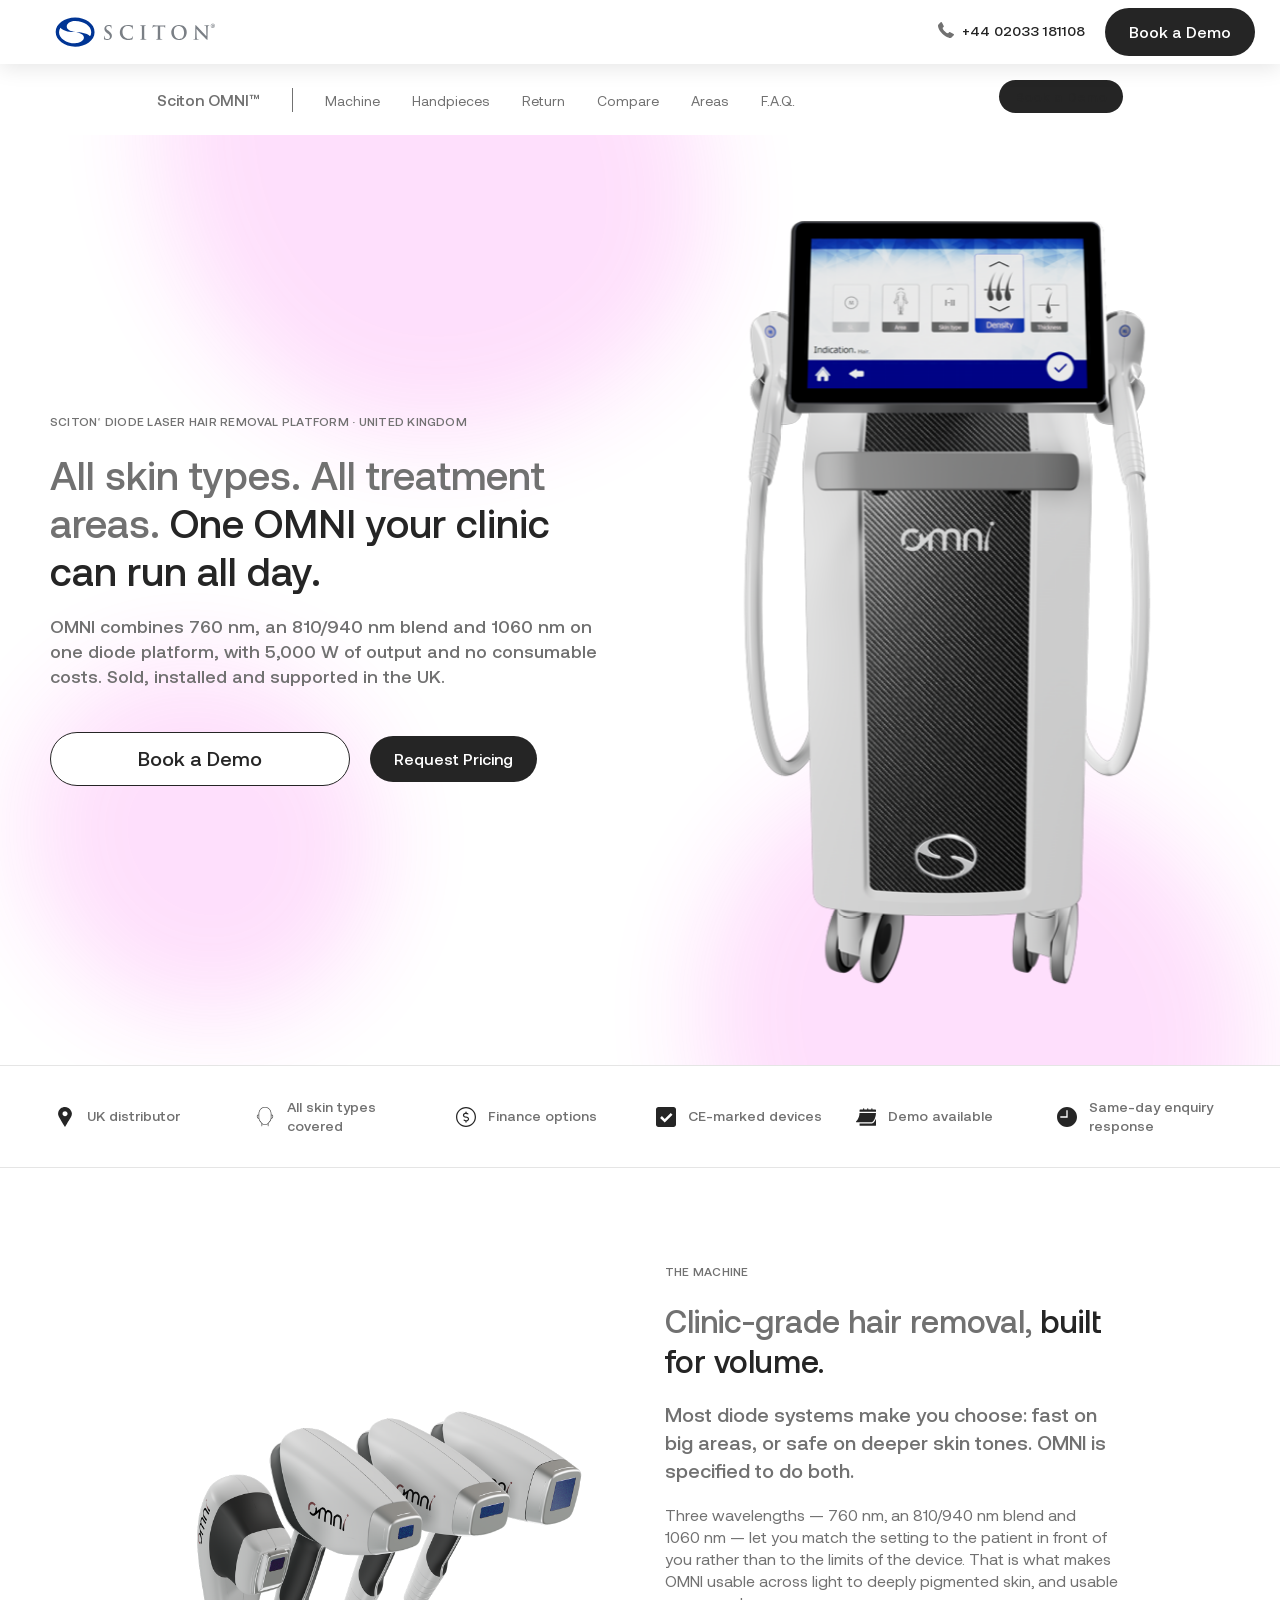
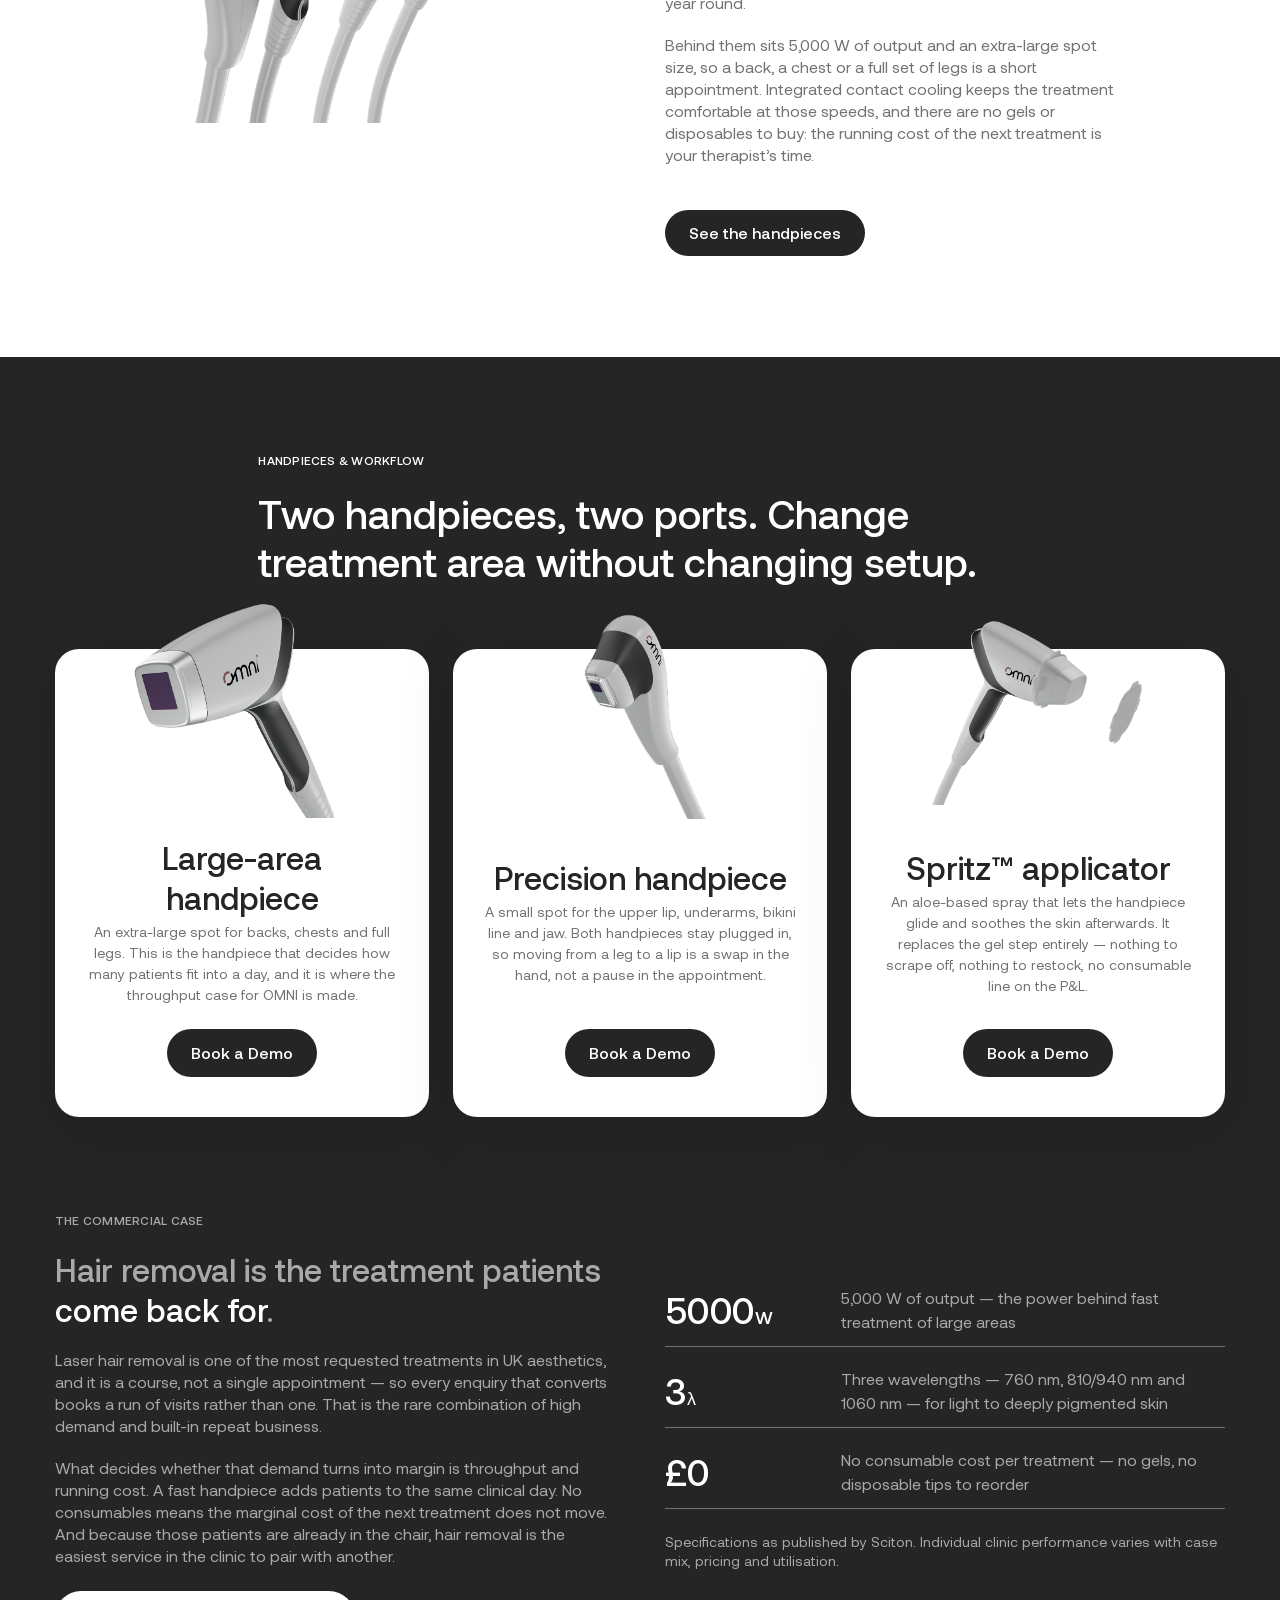
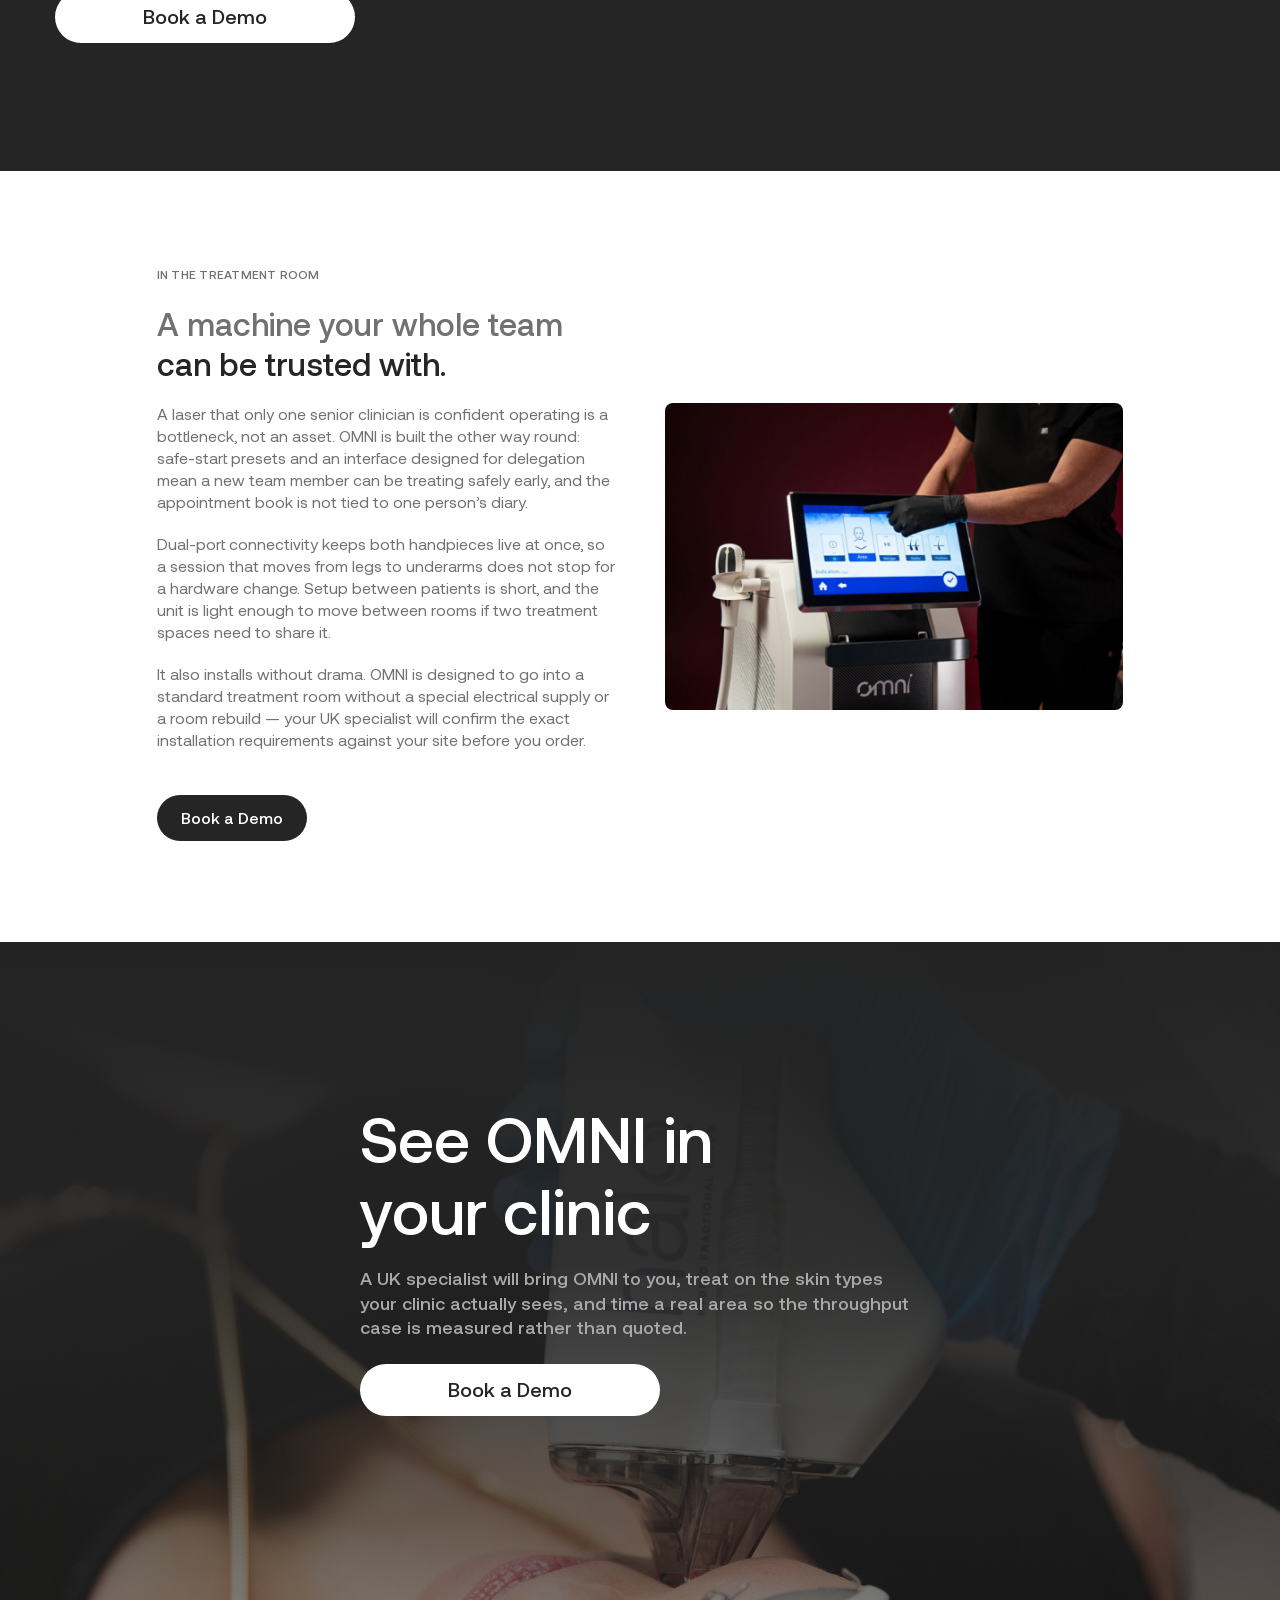
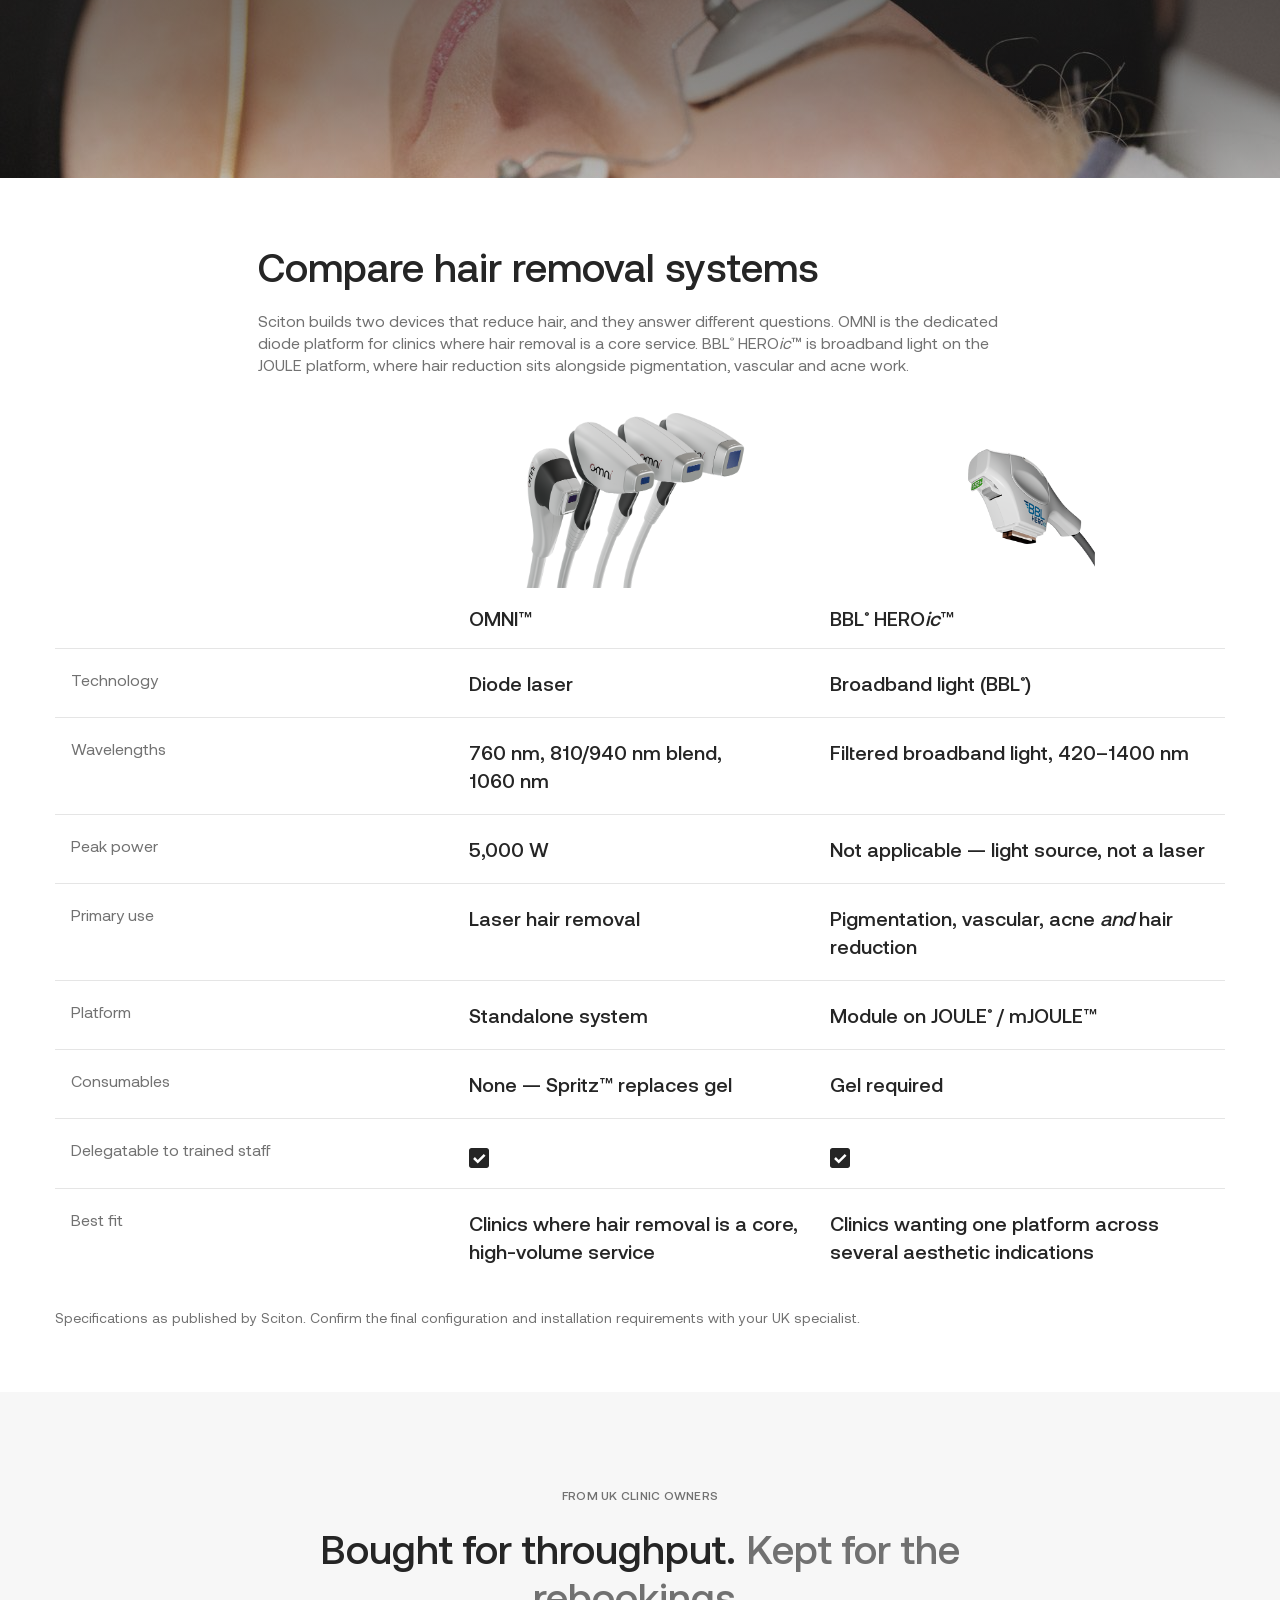
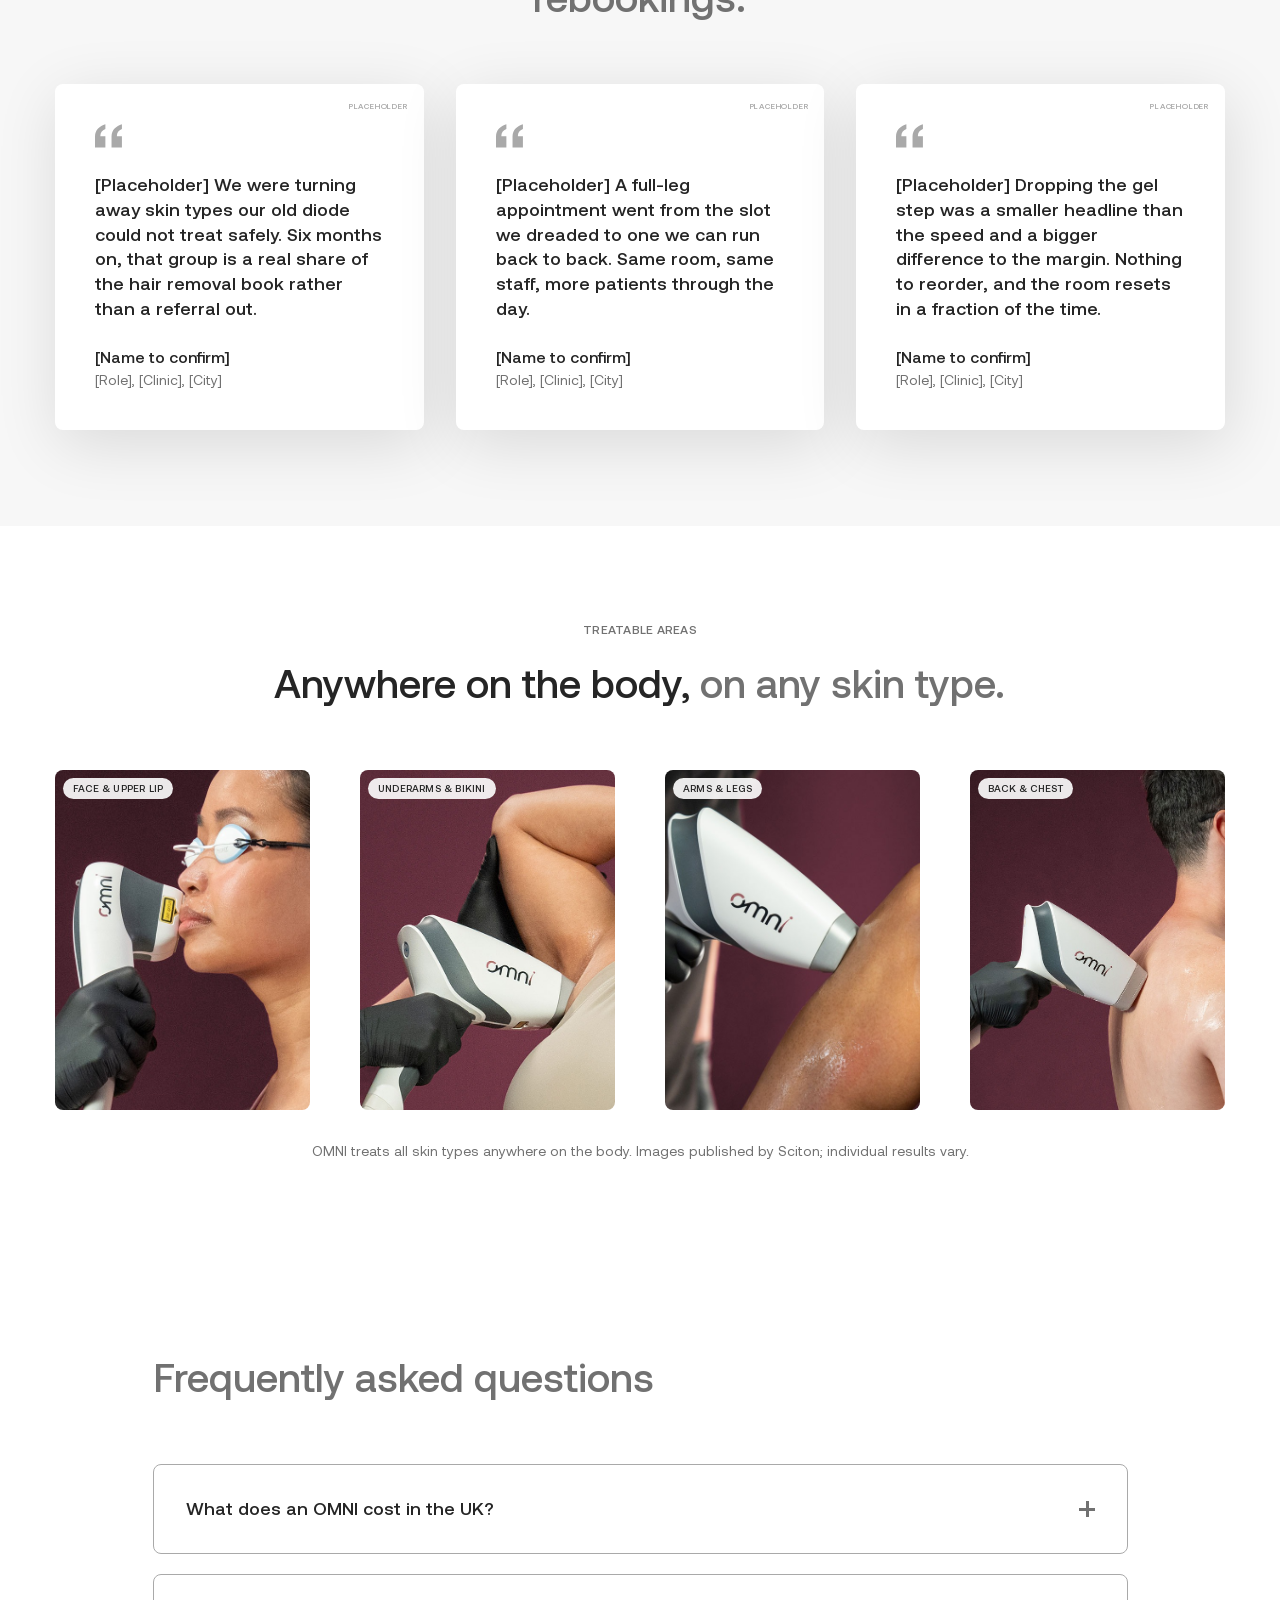
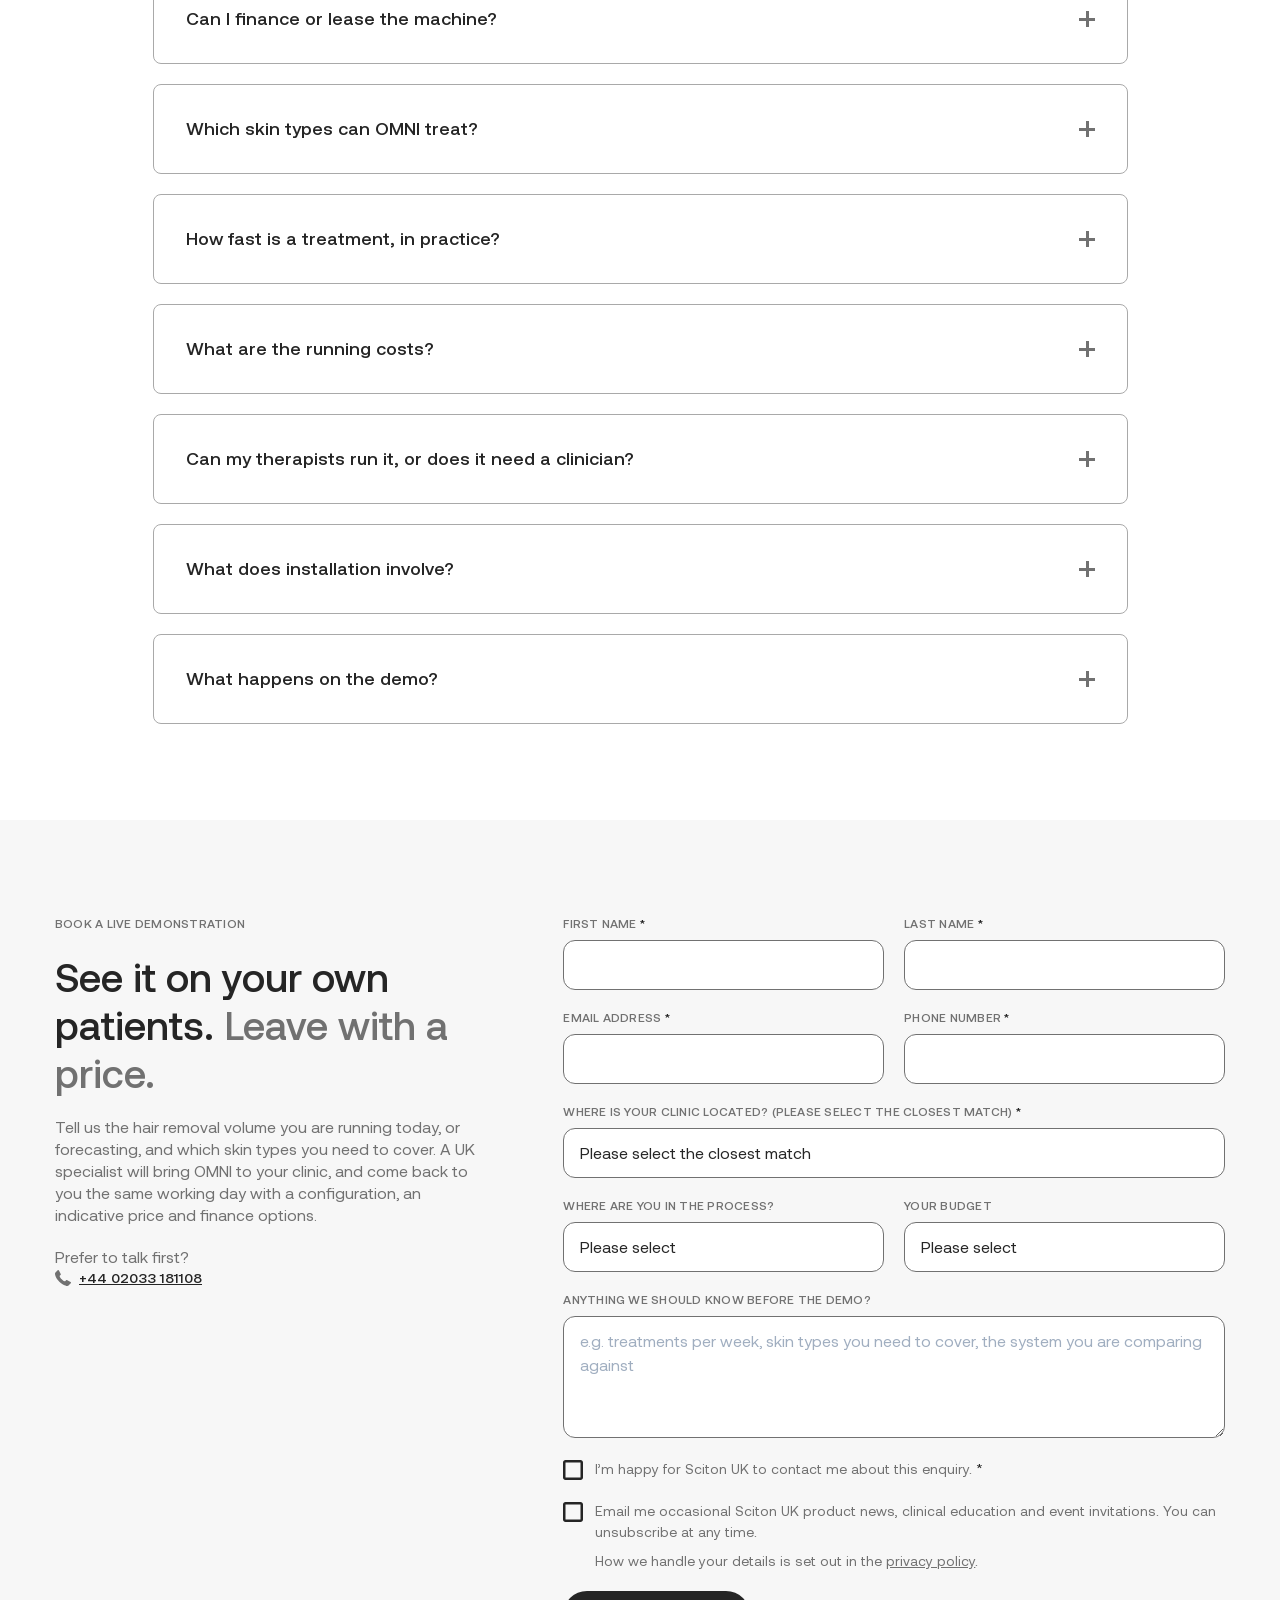
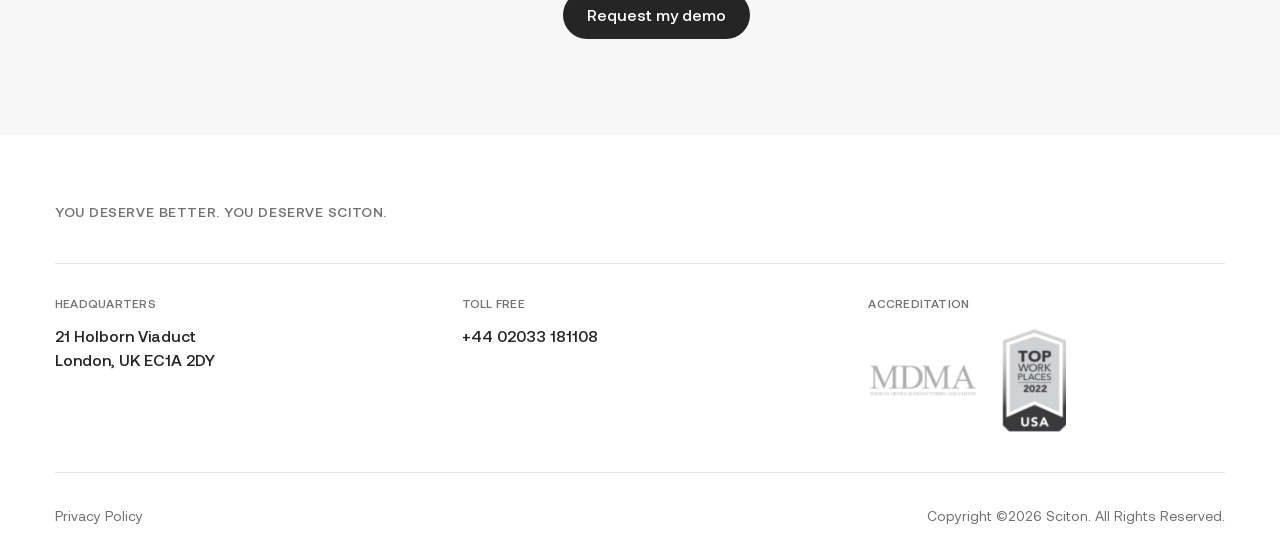
<file: Sciton Landing Pages/c2-lhr-equipment/index.html>
<!doctype html>
<html lang="en-GB">
<head>
<!-- Google Tag Manager -->
<script>(function(w,d,s,l,i){w[l]=w[l]||[];w[l].push({'gtm.start':
new Date().getTime(),event:'gtm.js'});var f=d.getElementsByTagName(s)[0],
j=d.createElement(s),dl=l!='dataLayer'?'&l='+l:'';j.async=true;j.src=
'https://www.googletagmanager.com/gtm.js?id='+i+dl;f.parentNode.insertBefore(j,f);
})(window,document,'script','dataLayer','GTM-N37FXBXC');</script>
<!-- End Google Tag Manager -->
<meta charset="utf-8">
<meta name="viewport" content="width=device-width, initial-scale=1">
<title>Sciton OMNI&trade; UK | Professional Laser Hair Removal Machine | Pricing &amp; Demo</title>
<meta name="description" content="OMNI by Sciton: a diode laser hair removal platform for UK clinics. Multiple wavelengths for all skin types, 5,000 W output, no consumable costs. Request pricing or book a demonstration.">
<meta name="robots" content="noindex, nofollow">
<link rel="canonical" href="https://sciton.uk/omni-laser-hair-removal-by-sciton/">
<link rel="icon" href="../assets/img/sciton-logo.svg">

<link rel="preload" href="../assets/fonts/Aeonik-Regular.woff2" as="font" type="font/woff2" crossorigin>
<link rel="preload" href="../assets/fonts/Aeonik-Medium.woff2" as="font" type="font/woff2" crossorigin>
<link rel="stylesheet" href="../assets/css/sciton-theme.css">
<link rel="stylesheet" href="../assets/css/lp.css">
</head>
<body class="page-omni-lp">
<!-- Google Tag Manager (noscript) -->
<noscript><iframe src="https://www.googletagmanager.com/ns.html?id=GTM-N37FXBXC"
height="0" width="0" style="display:none;visibility:hidden"></iframe></noscript>
<!-- End Google Tag Manager (noscript) -->

<svg aria-hidden="true" focusable="false" style="position:absolute;width:0;height:0;overflow:hidden" version="1.1" xmlns="http://www.w3.org/2000/svg" xmlns:xlink="http://www.w3.org/1999/xlink"><defs><symbol id="icon-sciton-mark" viewBox="0 0 32 32">
<title>sciton-mark</title>
<path d="M16.003 3.692c-8.825 0-16.003 5.255-16.003 11.726s7.181 11.74 16.003 11.74c8.822 0 15.997-5.255 15.997-11.729s-7.178-11.738-15.997-11.738zM2.759 15.433c0.012-1.288 0.401-2.546 1.12-3.62 3.154 3.872 11.819 3.476 11.819 3.476s-6.551-0.727-6.59-4.129c-0.028-2.55 2.61-4.243 5.601-4.633 0.28-0.039 0.56-0.066 0.815-0.091 0.16 0 0.319 0 0.479 0 7.301-0.006 13.247 4.030 13.247 8.997-0.008 1.185-0.339 2.345-0.958 3.36-3.299-3.642-11.645-3.266-11.645-3.266s6.553 0.722 6.59 4.121c0.031 2.556-2.61 4.243-5.601 4.638-0.541 0.069-1.064 0.119-1.56 0.147h-0.073c-7.298 0.003-13.244-4.035-13.244-8.999z"></path>
</symbol><symbol id="icon-progress" viewBox="0 0 32 32">
<title>progress</title>
<path fill="none" stroke="#c5c7c6" style="stroke: var(--color1, #c5c7c6)" stroke-linejoin="round" stroke-linecap="round" stroke-miterlimit="4" stroke-width="3.122" d="M16.001 1.79c1.86 0 3.701 0.366 5.419 1.078s3.279 1.755 4.594 3.070c1.315 1.315 2.358 2.876 3.070 4.594s1.078 3.56 1.078 5.419-0.366 3.701-1.078 5.419c-0.712 1.718-1.755 3.279-3.070 4.594s-2.876 2.358-4.594 3.070c-1.718 0.712-3.56 1.078-5.419 1.078s-3.701-0.366-5.419-1.078c-1.718-0.712-3.279-1.755-4.594-3.070s-2.358-2.876-3.070-4.594-1.078-3.559-1.078-5.419c0-1.86 0.366-3.701 1.078-5.419s1.755-3.279 3.070-4.594c1.315-1.315 2.876-2.358 4.594-3.070s3.559-1.078 5.419-1.078v0z"></path>
<path fill="none" stroke="#4d4d4d" style="stroke: var(--color2, #4d4d4d)" stroke-linejoin="round" stroke-linecap="round" stroke-miterlimit="4" stroke-width="3.122" d="M30.208 14.264c0.348 3.435-0.574 6.886-2.59 9.703s-4.989 4.805-8.356 5.59c-3.367 0.784-6.897 0.311-9.924-1.332s-5.341-4.34-6.506-7.584-1.101-6.811 0.18-10.027c1.281-3.216 3.692-5.859 6.776-7.432s6.666-1.843 10.004-0.981"></path>
</symbol><symbol id="icon-clock" viewBox="0 0 32 32">
      <title>clock</title>
      <path class="path1" d="M16 0c-8.837 0-16 7.163-16 16s7.163 16 16 16 16-7.163 16-16-7.163-16-16-16zM17.055 17.057l-11.747-0.020 0.004-2.11 9.633 0.016v-9.633h2.11v11.747z"></path>
    </symbol><symbol id="icon-location" viewBox="0 0 32 32">
      <title>location</title>
      <path class="path1" d="M26.501 7.964c-0.114-0.427-0.345-0.882-0.516-1.28-2.048-4.921-6.522-6.684-10.134-6.684-4.836 0-10.162 3.243-10.873 9.927v1.366c0 0.057 0.020 0.569 0.048 0.825 0.399 3.185 2.912 6.571 4.789 9.756 2.020 3.413 4.115 6.77 6.192 10.126 1.28-2.19 2.556-4.409 3.807-6.542 0.341-0.626 0.737-1.252 1.078-1.849 0.227-0.398 0.662-0.796 0.861-1.166 2.020-3.698 5.27-7.424 5.27-11.093v-1.507c0-0.398-0.493-1.792-0.521-1.877zM15.94 14.82c-1.422 0-2.978-0.711-3.746-2.674-0.114-0.312-0.105-0.939-0.105-0.996v-0.882c0-2.502 2.125-3.64 3.973-3.64 2.276 0 4.036 1.821 4.036 4.096s-1.883 4.096-4.158 4.096z"></path>
    </symbol><symbol id="icon-phone" viewBox="0 0 32 32">
      <title>phone</title>
      <path class="path1" d="M31.985 25.248c0.068 0.52-0.090 0.971-0.474 1.355l-4.506 4.471c-0.203 0.226-0.469 0.418-0.796 0.576s-0.649 0.26-0.965 0.305c-0.023 0-0.090 0.006-0.203 0.017s-0.26 0.017-0.44 0.017c-0.429 0-1.124-0.073-2.084-0.22s-2.134-0.508-3.523-1.084c-1.389-0.576-2.964-1.44-4.726-2.592s-3.636-2.733-5.623-4.743c-1.581-1.558-2.891-3.049-3.93-4.472s-1.874-2.738-2.507-3.947c-0.632-1.208-1.107-2.304-1.423-3.286s-0.531-1.829-0.644-2.541-0.158-1.27-0.136-1.677c0.023-0.407 0.034-0.632 0.034-0.678 0.045-0.316 0.147-0.638 0.305-0.965s0.35-0.593 0.576-0.796l4.506-4.506c0.316-0.316 0.678-0.474 1.084-0.474 0.294 0 0.553 0.085 0.779 0.254s0.418 0.378 0.576 0.627l3.625 6.877c0.203 0.361 0.26 0.757 0.169 1.186s-0.282 0.79-0.576 1.084l-1.66 1.66c-0.045 0.045-0.085 0.119-0.119 0.22s-0.051 0.186-0.051 0.254c0.090 0.474 0.294 1.016 0.61 1.626 0.271 0.542 0.689 1.203 1.253 1.982s1.366 1.677 2.405 2.693c1.016 1.039 1.92 1.846 2.71 2.422s1.451 0.999 1.982 1.27 0.937 0.435 1.22 0.491l0.423 0.085c0.045 0 0.119-0.017 0.22-0.051s0.175-0.073 0.22-0.119l1.931-1.965c0.407-0.361 0.881-0.542 1.423-0.542 0.384 0 0.689 0.068 0.915 0.203h0.034l6.538 3.862c0.474 0.294 0.757 0.666 0.847 1.118z"></path>
    </symbol><symbol id="icon-play" viewBox="0 0 32 32">
<title>play</title>
<path d="M2.667 0.001v32l26.667-16-26.667-16z"></path>
</symbol><symbol id="icon-chevron-down" viewBox="0 0 32 32">
<title>chevron-down</title>
<path d="M27.68 9.319c-0.426-0.426-1.117-0.426-1.543 0l-10.137 10.138-10.138-10.138c-0.426-0.426-1.117-0.426-1.543 0s-0.426 1.117 0 1.543l10.909 10.909c0.205 0.205 0.482 0.32 0.771 0.32s0.567-0.115 0.771-0.32l10.909-10.909c0.426-0.426 0.426-1.117 0-1.543z"></path>
</symbol><symbol id="icon-chevron-left" viewBox="0 0 32 32">
<title>chevron-left</title>
<path d="M11.634 16l10.138-10.138c0.426-0.426 0.426-1.117 0-1.543s-1.117-0.426-1.543 0l-10.909 10.909c-0.205 0.204-0.32 0.482-0.32 0.771s0.115 0.567 0.32 0.771l10.909 10.909c0.213 0.213 0.492 0.32 0.771 0.32s0.558-0.106 0.771-0.32c0.426-0.426 0.426-1.117 0-1.543l-10.138-10.137z"></path>
</symbol><symbol id="icon-chevron-right" viewBox="0 0 32 32">
<title>chevron-right</title>
<path d="M21.771 15.228l-10.909-10.909c-0.426-0.426-1.117-0.426-1.543 0s-0.426 1.117 0 1.543l10.138 10.137-10.138 10.138c-0.426 0.426-0.426 1.117 0 1.543 0.213 0.213 0.492 0.32 0.771 0.32s0.558-0.107 0.771-0.32l10.909-10.909c0.205-0.205 0.32-0.482 0.32-0.771s-0.115-0.567-0.32-0.771z"></path>
</symbol><symbol id="icon-chevron-up" viewBox="0 0 32 32">
<title>chevron-up</title>
<path d="M27.68 20.228l-10.909-10.909c-0.204-0.205-0.482-0.319-0.771-0.319s-0.567 0.115-0.771 0.32l-10.909 10.909c-0.426 0.426-0.426 1.117 0 1.543s1.117 0.426 1.543 0l10.137-10.138 10.138 10.138c0.213 0.213 0.492 0.32 0.771 0.32s0.558-0.107 0.771-0.32c0.426-0.426 0.426-1.117-0-1.543z"></path>
</symbol><symbol id="icon-facebook" viewBox="0 0 19 32">
      <title>facebook</title>
      <path class="path1" d="M17.125 0.214v4.714h-2.804q-1.536 0-2.071 0.643t-0.536 1.929v3.375h5.232l-0.696 5.286h-4.536v13.554h-5.464v-13.554h-4.554v-5.286h4.554v-3.893q0-3.321 1.857-5.152t4.946-1.83q2.625 0 4.071 0.214z"></path>
    </symbol><symbol id="icon-vimeo" viewBox="0 0 32 32">
<title>vimeo</title>
<path d="M31.988 8.563c-0.144 3.113-2.319 7.381-6.525 12.794-4.35 5.65-8.031 8.481-11.044 8.481-1.863 0-3.444-1.719-4.731-5.163-0.863-3.156-1.719-6.313-2.581-9.469-0.956-3.444-1.981-5.162-3.081-5.162-0.237 0-1.075 0.506-2.513 1.506l-1.506-1.938c1.581-1.387 3.138-2.775 4.669-4.162 2.106-1.819 3.688-2.775 4.744-2.875 2.487-0.237 4.025 1.463 4.6 5.106 0.619 3.931 1.050 6.375 1.294 7.331 0.719 3.263 1.506 4.894 2.369 4.894 0.669 0 1.675-1.056 3.019-3.175 1.337-2.113 2.056-3.725 2.156-4.831 0.194-1.825-0.525-2.744-2.156-2.744-0.769 0-1.556 0.175-2.369 0.525 1.575-5.15 4.575-7.65 9.012-7.506 3.281 0.087 4.831 2.219 4.644 6.388z"></path>
</symbol><symbol id="icon-instagram" viewBox="0 0 27 32">
      <title>instagram</title>
      <path class="path1" d="M18.286 16q0-1.893-1.339-3.232t-3.232-1.339-3.232 1.339-1.339 3.232 1.339 3.232 3.232 1.339 3.232-1.339 1.339-3.232zM20.75 16q0 2.929-2.054 4.982t-4.982 2.054-4.982-2.054-2.054-4.982 2.054-4.982 4.982-2.054 4.982 2.054 2.054 4.982zM22.679 8.679q0 0.679-0.482 1.161t-1.161 0.482-1.161-0.482-0.482-1.161 0.482-1.161 1.161-0.482 1.161 0.482 0.482 1.161zM13.714 4.75q-0.125 0-1.366-0.009t-1.884 0-1.723 0.054-1.839 0.179-1.277 0.33q-0.893 0.357-1.571 1.036t-1.036 1.571q-0.196 0.518-0.33 1.277t-0.179 1.839-0.054 1.723 0 1.884 0.009 1.366-0.009 1.366 0 1.884 0.054 1.723 0.179 1.839 0.33 1.277q0.357 0.893 1.036 1.571t1.571 1.036q0.518 0.196 1.277 0.33t1.839 0.179 1.723 0.054 1.884 0 1.366-0.009 1.366 0.009 1.884 0 1.723-0.054 1.839-0.179 1.277-0.33q0.893-0.357 1.571-1.036t1.036-1.571q0.196-0.518 0.33-1.277t0.179-1.839 0.054-1.723 0-1.884-0.009-1.366 0.009-1.366 0-1.884-0.054-1.723-0.179-1.839-0.33-1.277q-0.357-0.893-1.036-1.571t-1.571-1.036q-0.518-0.196-1.277-0.33t-1.839-0.179-1.723-0.054-1.884 0-1.366 0.009zM27.429 16q0 4.089-0.089 5.661-0.179 3.714-2.214 5.75t-5.75 2.214q-1.571 0.089-5.661 0.089t-5.661-0.089q-3.714-0.179-5.75-2.214t-2.214-5.75q-0.089-1.571-0.089-5.661t0.089-5.661q0.179-3.714 2.214-5.75t5.75-2.214q1.571-0.089 5.661-0.089t5.661 0.089q3.714 0.179 5.75 2.214t2.214 5.75q0.089 1.571 0.089 5.661z"></path>
    </symbol><symbol id="icon-youtube" viewBox="0 0 32 32">
    <title>youtube</title>
    <path d="M28.091 13.733l-21.294-13.417c-0.63-0.375-1.411-0.312-2.002-0.312-2.361 0-2.351 1.823-2.351 2.285v27.422c0 0.39-0.010 2.285 2.351 2.285 0.59 0 1.372 0.062 2.002-0.312l21.294-13.416c1.748-1.040 1.446-2.267 1.446-2.267s0.302-1.227-1.446-2.267z"></path>
    </symbol><symbol id="icon-linkedin" viewBox="0 0 32 32">
    <title>linkedin</title>
    <path d="M12 12h5.535v2.837h0.079c0.77-1.381 2.655-2.837 5.464-2.837 5.842 0 6.922 3.637 6.922 8.367v9.633h-5.769v-8.54c0-2.037-0.042-4.657-3.001-4.657-3.005 0-3.463 2.218-3.463 4.509v8.688h-5.767v-18z"></path>
    <path d="M2 12h6v18h-6v-18z"></path>
    <path d="M8 7c0 1.657-1.343 3-3 3s-3-1.343-3-3c0-1.657 1.343-3 3-3s3 1.343 3 3z"></path>
    </symbol><symbol id="icon-checkbox" viewBox="0 0 32 32">
      <title>checkbox</title>
      <path d="M28 0h-24c-2.2 0-4 1.8-4 4v24c0 2.2 1.8 4 4 4h24c2.2 0 4-1.8 4-4v-24c0-2.2-1.8-4-4-4zM28 28h-24v-24h24v24z"></path>
    </symbol><symbol id="icon-checkbox-checked" viewBox="0 0 32 32">
      <title>checkbox-checked</title>
      <path d="M28 0h-24c-2.2 0-4 1.8-4 4v24c0 2.2 1.8 4 4 4h24c2.2 0 4-1.8 4-4v-24c0-2.2-1.8-4-4-4zM14 24.828l-7.414-7.414 2.828-2.828 4.586 4.586 9.586-9.586 2.828 2.828-12.414 12.414z"></path>
    </symbol><symbol id="icon-left-arrow" viewBox="0 0 46 32">
<title>left-arrow</title>
<path d="M15.111 1.043c0.628-0.628 1.618-0.628 2.246 0 0.607 0.607 0.607 1.618 0 2.223l-11.388 11.388h37.579c0.876 0 1.595 0.696 1.595 1.572s-0.719 1.595-1.595 1.595h-37.579l11.388 11.367c0.607 0.629 0.607 1.64 0 2.246-0.628 0.628-1.618 0.628-2.246 0l-14.084-14.084c-0.607-0.607-0.607-1.618 0-2.223l14.084-14.084z"></path>
</symbol><symbol id="icon-right-arrow" viewBox="0 0 48 32">
<title>right-arrow</title>
<path d="M31.514 1.458c-0.59-0.611-1.573-0.611-2.184 0-0.59 0.59-0.59 1.573 0 2.162l11.074 11.073h-36.541c-0.852 0.001-1.529 0.678-1.529 1.53s0.677 1.551 1.529 1.551h36.541l-11.074 11.053c-0.59 0.611-0.59 1.595 0 2.184 0.611 0.611 1.595 0.611 2.184 0l13.695-13.695c0.611-0.59 0.611-1.573 0-2.162l-13.695-13.696z"></path>
</symbol><symbol id="icon-down-arrow" viewBox="0 0 22 32">
<title>down-arrow</title>
<path d="M21.67 21.41c0.44-0.425 0.44-1.132 0-1.572-0.425-0.425-1.132-0.425-1.556 0l-7.973 7.973v-26.309c-0.001-0.613-0.488-1.101-1.102-1.101s-1.117 0.487-1.117 1.101v26.309l-7.958-7.973c-0.44-0.425-1.148-0.425-1.572 0-0.44 0.44-0.44 1.148 0 1.572l9.86 9.86c0.425 0.44 1.132 0.44 1.557 0l9.861-9.86z"></path>
</symbol><symbol id="icon-quotes" viewBox="0 0 37 32">
<title>quotes</title>
<path d="M36.379 6.512c-2.246 0.823-3.967 2.096-5.165 3.818-1.123 1.722-1.684 3.78-1.684 6.175h6.849v15.158h-14.035v-15.158c0-2.096 0.374-4.042 1.123-5.839s1.759-3.368 3.032-4.716c1.273-1.422 2.732-2.62 4.379-3.593 1.722-0.973 3.556-1.759 5.502-2.358v6.512zM14.035 6.512c-2.246 0.823-3.967 2.096-5.165 3.818-1.123 1.722-1.684 3.78-1.684 6.175h6.849v15.158h-14.035v-15.158c0-2.096 0.374-4.042 1.123-5.839s1.759-3.368 3.032-4.716c1.273-1.422 2.732-2.62 4.379-3.593 1.722-0.973 3.556-1.759 5.502-2.358v6.512z"></path>
</symbol><symbol id="icon-quotations" viewBox="0 0 32 32">
    <path fill="#a9a9a9" style="fill: var(--color1, #a9a9a9)" opacity="0.2" d="M32 7.994c-1.975 0.707-3.49 1.8-4.543 3.279-0.988 1.479-1.482 3.247-1.482 5.305h6.025v13.021h-12.346v-13.021c0-1.8 0.329-3.472 0.988-5.016s1.547-2.894 2.667-4.051c1.119-1.222 2.403-2.251 3.852-3.087 1.514-0.836 3.128-1.511 4.84-2.026v5.594zM12.346 7.994c-1.975 0.707-3.49 1.8-4.543 3.279-0.988 1.479-1.481 3.247-1.481 5.305h6.025v13.021h-12.346v-13.021c0-1.8 0.329-3.472 0.988-5.016s1.547-2.894 2.667-4.051c1.119-1.222 2.403-2.251 3.852-3.087 1.514-0.836 3.128-1.511 4.84-2.026v5.594z"></path>
    </symbol><symbol id="icon-plus" viewBox="0 0 32 32">
<title>plus</title>
<path d="M0 14h32v6h-32v-6z"></path>
<path d="M12 32v-32h6v32h-6z"></path>
</symbol><symbol id="icon-minus" viewBox="0 0 32 32">
<title>minus</title>
<path d="M0 19.2v-6.4h32v6.4h-32z"></path>
</symbol><symbol id="icon-send" viewBox="0 0 24 24">
      <title>send</title>
      <path d="M2.016 21v-6.984l15-2.016-15-2.016v-6.984l21 9z"></path>
    </symbol><symbol id="icon-calendar" viewBox="0 0 32 32">
<title>calendar</title>
<path d="M0.936 24.438h24.501c0.22 0 0.432-0.077 0.601-0.217 0.235-0.197 5.604-4.815 5.931-14.784h-26.314c-0.326 9.049-5.27 13.302-5.321 13.344-0.301 0.255-0.412 0.67-0.277 1.040s0.485 0.616 0.879 0.616z"></path>
<path d="M31.062 3.812h-4.688v-0.938c0-0.525-0.413-0.938-0.938-0.938s-0.938 0.413-0.938 0.938v0.938h-4.75v-0.938c0-0.525-0.413-0.938-0.938-0.938s-0.938 0.413-0.938 0.938v0.938h-4.688v-0.938c0-0.525-0.413-0.938-0.938-0.938s-0.938 0.413-0.938 0.938v0.938h-4.688c-0.525 0-0.938 0.413-0.938 0.938v2.813h26.314v-2.813c0-0.525-0.413-0.938-0.938-0.938z"></path>
<path d="M27.242 25.658c-0.509 0.424-1.148 0.655-1.805 0.655h-19.751v2.813c0 0.518 0.419 0.938 0.938 0.938h24.439c0.518 0 0.938-0.419 0.938-0.938v-10.51c-1.808 4.435-4.33 6.684-4.758 7.042z"></path>
</symbol><symbol id="icon-dollar-circle" viewBox="0 0 32 32">
<title>dollar-circle</title>
<path d="M16 0c-8.822 0-16 7.178-16 16s7.178 16 16 16 16-7.178 16-16-7.178-16-16-16zM16 30c-7.72 0-14-6.28-14-14s6.28-14 14-14 14 6.28 14 14-6.28 14-14 14z"></path>
<path d="M16 15c-1.626 0-3-0.916-3-2s1.374-2 3-2c0.92 0 1.772 0.288 2.336 0.788 0.412 0.366 1.042 0.332 1.412-0.084 0.368-0.412 0.33-1.044-0.084-1.412-0.7-0.622-1.64-1.042-2.664-1.208v-1.084c0-0.552-0.448-1-1-1s-1 0.448-1 1v1.080c-2.28 0.372-4 1.988-4 3.92 0 2.206 2.244 4 5 4 1.626 0 3 0.916 3 2s-1.374 2-3 2c-0.92 0-1.772-0.288-2.336-0.788-0.412-0.368-1.044-0.332-1.412 0.084-0.368 0.412-0.33 1.044 0.084 1.412 0.7 0.624 1.64 1.042 2.664 1.21v1.082c0 0.552 0.448 1 1 1s1-0.448 1-1v-1.080c2.28-0.372 4-1.988 4-3.92 0-2.206-2.244-4-5-4z"></path>
</symbol><symbol id="icon-wave" viewBox="0 0 32 32">
<title>wave</title>
<path d="M30.039 17.309c0.591-0.59 0.917-1.375 0.918-2.21s-0.325-1.621-0.915-2.212c-0.301-0.301-0.649-0.527-1.021-0.679l1.283-1.278c0.593-0.59 0.92-1.375 0.921-2.211s-0.324-1.622-0.915-2.214l-0.033-0.033c-0.456-0.456-1.020-0.742-1.611-0.856 0.036-0.19 0.055-0.385 0.055-0.582 0.001-0.836-0.324-1.622-0.915-2.213l-0.041-0.041c-0.59-0.59-1.375-0.915-2.21-0.915-0.564 0-1.104 0.149-1.578 0.427-0.154-0.418-0.398-0.8-0.721-1.124l-0.027-0.027c-1.218-1.218-3.201-1.218-4.42 0l-8.351 8.352 1.037-4.284c0.41-1.693-0.515-3.419-2.151-4.015-0.921-0.336-1.943-0.259-2.803 0.209s-1.48 1.285-1.698 2.241l-0.142 0.623c-0.68 2.98-1.805 5.975-3.343 8.902-1.152 2.193-1.591 4.757-1.236 7.22 0.368 2.549 1.527 4.861 3.353 6.687 2.241 2.241 5.22 3.475 8.389 3.475h0.008c3.172-0.002 6.153-1.24 8.393-3.486l2.391-2.397 7.384-7.357zM18.905 25.707c-1.878 1.883-4.376 2.92-7.035 2.922h-0.007c-2.656 0-5.153-1.034-7.032-2.913-1.53-1.53-2.502-3.468-2.81-5.603-0.298-2.066 0.070-4.216 1.035-6.053 1.615-3.073 2.798-6.225 3.515-9.367l0.142-0.623c0.097-0.425 0.361-0.773 0.744-0.981s0.819-0.241 1.228-0.092c0.717 0.261 1.122 1.017 0.942 1.758l-1.842 7.606c-0.218 0.784 0.792 1.657 1.612 0.905l10.768-10.768c0.47-0.47 1.234-0.47 1.703-0.001l0.027 0.027c0.227 0.228 0.353 0.53 0.353 0.852s-0.125 0.624-0.353 0.852c-1.753 1.753-4.897 4.896-6.617 6.617-0.375 0.375-0.375 0.983 0 1.358s0.983 0.375 1.358 0c1.063-1.063 7.17-7.17 8.065-8.065 0.227-0.228 0.53-0.353 0.852-0.353s0.624 0.125 0.852 0.353l0.041 0.041c0.228 0.228 0.353 0.531 0.353 0.853s-0.126 0.625-0.355 0.853c-2.408 2.398-5.701 5.677-8.084 8.052-0.376 0.374-0.377 0.982-0.003 1.358 0.188 0.188 0.434 0.283 0.68 0.283 0.245 0 0.49-0.093 0.678-0.28 1.602-1.596 5.968-5.944 7.501-7.469 0.47-0.467 1.233-0.466 1.702 0.002l0.033 0.033c0.228 0.228 0.353 0.531 0.353 0.853s-0.126 0.625-0.355 0.853c-2.335 2.326-6.034 6.010-8.35 8.318-0.376 0.374-0.377 0.982-0.003 1.358 0.188 0.188 0.434 0.282 0.68 0.282 0.245 0 0.49-0.093 0.678-0.28l5.029-5.006c0.47-0.465 1.232-0.463 1.699 0.004 0.228 0.228 0.353 0.53 0.353 0.853s-0.126 0.625-0.353 0.852l-7.385 7.359-2.393 2.399z"></path>
<path d="M28.881 23.974c0.209-0.488-0.017-1.052-0.505-1.261s-1.052 0.017-1.261 0.505c-0.322 0.753-0.782 1.43-1.366 2.015-0.714 0.714-1.558 1.237-2.509 1.554-0.503 0.168-0.775 0.712-0.607 1.215 0.134 0.402 0.509 0.657 0.911 0.657 0.101 0 0.203-0.016 0.304-0.049 1.235-0.412 2.332-1.091 3.259-2.018 0.758-0.759 1.355-1.639 1.774-2.617z"></path>
<path d="M31.418 24.504c-0.488-0.209-1.052 0.017-1.261 0.504-0.449 1.047-1.088 1.99-1.902 2.803-0.946 0.946-2.058 1.652-3.306 2.1-0.499 0.179-0.759 0.729-0.58 1.228 0.141 0.392 0.51 0.636 0.904 0.636 0.108 0 0.217-0.018 0.324-0.057 1.517-0.544 2.868-1.402 4.016-2.549 0.987-0.986 1.763-2.132 2.309-3.404 0.209-0.487-0.017-1.052-0.504-1.261z"></path>
</symbol><symbol id="icon-arrow-top-right" viewBox="0 0 32 32">
<title>arrow-top-right</title>
<path d="M4.768 26.779c0.312 0.312 0.819 0.312 1.131 0l21.213-21.213c0.312-0.312 0.312-0.819 0-1.131s-0.819-0.312-1.131 0l-21.213 21.213c-0.312 0.313-0.312 0.819 0 1.131z"></path>
<path d="M26.547 25.8c0.442 0 0.8-0.358 0.8-0.8v-20c0-0.442-0.358-0.8-0.8-0.8h-20c-0.442 0-0.8 0.358-0.8 0.8s0.358 0.8 0.8 0.8h19.2v19.2c0 0.442 0.358 0.8 0.8 0.8z"></path>
</symbol><symbol id="icon-diagonal-arrow-up" viewBox="0 0 32 32">
    <path d="M0.312 31.688c0.417 0.416 1.092 0.416 1.508 0l29.867-29.867c0.416-0.417 0.416-1.092 0-1.508s-1.092-0.417-1.509 0l-29.867 29.867c-0.417 0.417-0.417 1.092 0 1.509z"></path>
    <path d="M30.933 32c0.589 0 1.067-0.478 1.067-1.067v-29.867c0-0.589-0.478-1.067-1.067-1.067h-29.867c-0.589 0-1.067 0.478-1.067 1.067s0.478 1.067 1.067 1.067h28.8v28.8c0 0.589 0.478 1.067 1.067 1.067z"></path>
    </symbol><symbol id="icon-display-grid" viewBox="0 0 29 32">
<title>display-grid</title>
<path d="M0 0h6.4v6.4h-6.4v-6.4z"></path>
<path d="M11.52 0h6.4v6.4h-6.4v-6.4z"></path>
<path d="M23.040 0h6.4v6.4h-6.4v-6.4z"></path>
<path d="M0 12.8h6.4v6.4h-6.4v-6.4z"></path>
<path d="M11.52 12.8h6.4v6.4h-6.4v-6.4z"></path>
<path d="M23.040 12.8h6.4v6.4h-6.4v-6.4z"></path>
<path d="M0 25.6h6.4v6.4h-6.4v-6.4z"></path>
<path d="M11.52 25.6h6.4v6.4h-6.4v-6.4z"></path>
<path d="M23.040 25.6h6.4v6.4h-6.4v-6.4z"></path>
</symbol><symbol id="icon-partial-grid" viewBox="0 0 41 32">
<title>partial-grid</title>
<path d="M3.2 0c1.767 0 3.2 1.433 3.2 3.2s-1.433 3.2-3.2 3.2c-1.767 0-3.2-1.433-3.2-3.2s1.433-3.2 3.2-3.2z"></path>
<path d="M14.72 0c1.767 0 3.2 1.433 3.2 3.2s-1.433 3.2-3.2 3.2c-1.767 0-3.2-1.433-3.2-3.2s1.433-3.2 3.2-3.2z"></path>
<path d="M26.24 0c1.767 0 3.2 1.433 3.2 3.2s-1.433 3.2-3.2 3.2c-1.767 0-3.2-1.433-3.2-3.2s1.433-3.2 3.2-3.2z"></path>
<path d="M37.76 0c1.767 0 3.2 1.433 3.2 3.2s-1.433 3.2-3.2 3.2c-1.767 0-3.2-1.433-3.2-3.2s1.433-3.2 3.2-3.2z"></path>
<path d="M3.2 12.8c1.767 0 3.2 1.433 3.2 3.2s-1.433 3.2-3.2 3.2c-1.767 0-3.2-1.433-3.2-3.2s1.433-3.2 3.2-3.2z"></path>
<path d="M14.72 12.8c1.767 0 3.2 1.433 3.2 3.2s-1.433 3.2-3.2 3.2c-1.767 0-3.2-1.433-3.2-3.2s1.433-3.2 3.2-3.2z"></path>
<path d="M26.24 12.8c1.767 0 3.2 1.433 3.2 3.2s-1.433 3.2-3.2 3.2c-1.767 0-3.2-1.433-3.2-3.2s1.433-3.2 3.2-3.2z"></path>
<path d="M37.76 12.8c1.767 0 3.2 1.433 3.2 3.2s-1.433 3.2-3.2 3.2c-1.767 0-3.2-1.433-3.2-3.2s1.433-3.2 3.2-3.2z"></path>
<path d="M3.2 25.6c1.767 0 3.2 1.433 3.2 3.2s-1.433 3.2-3.2 3.2c-1.767 0-3.2-1.433-3.2-3.2s1.433-3.2 3.2-3.2z"></path>
<path d="M14.72 25.6c1.767 0 3.2 1.433 3.2 3.2s-1.433 3.2-3.2 3.2c-1.767 0-3.2-1.433-3.2-3.2s1.433-3.2 3.2-3.2z"></path>
<path d="M26.24 25.6c1.767 0 3.2 1.433 3.2 3.2s-1.433 3.2-3.2 3.2c-1.767 0-3.2-1.433-3.2-3.2s1.433-3.2 3.2-3.2z"></path>
</symbol><symbol id="icon-smile" viewBox="0 0 32 32">
<title>smile</title>
<path d="M27.314 4.686c-3.022-3.022-7.040-4.686-11.314-4.686s-8.292 1.664-11.314 4.686c-3.022 3.022-4.686 7.040-4.686 11.314s1.664 8.292 4.686 11.314c3.022 3.022 7.040 4.686 11.314 4.686s8.292-1.664 11.314-4.686c3.022-3.022 4.686-7.040 4.686-11.314s-1.664-8.292-4.686-11.314zM16 30.125c-7.789 0-14.125-6.336-14.125-14.125s6.336-14.125 14.125-14.125c7.789 0 14.125 6.336 14.125 14.125s-6.336 14.125-14.125 14.125z"></path>
<path d="M6.382 17.679c0 5.304 4.315 9.618 9.618 9.618s9.618-4.315 9.618-9.618v-0.938h-19.237v0.938zM16 25.423c-2.446 0-4.631-1.141-6.051-2.918h12.102c-1.42 1.777-3.605 2.918-6.051 2.918zM23.687 18.617c-0.085 0.704-0.266 1.38-0.528 2.013h-14.318c-0.262-0.633-0.443-1.309-0.528-2.013h15.374z"></path>
<path d="M9.631 11.356c0.997 0 1.807 0.811 1.807 1.807h1.875c0-2.030-1.652-3.682-3.682-3.682s-3.682 1.652-3.682 3.682h1.875c0-0.996 0.811-1.807 1.807-1.807z"></path>
<path d="M22.369 9.481c-2.030 0-3.682 1.652-3.682 3.682h1.875c0-0.996 0.811-1.807 1.807-1.807s1.807 0.811 1.807 1.807h1.875c0-2.030-1.652-3.682-3.682-3.682z"></path>
</symbol><symbol id="icon-face" viewBox="0 0 32 32">
<title>face</title>
<path d="M26.969 12.243h-0.778v-1.982c0-2.721-1.074-5.331-2.985-7.256s-4.504-3.005-7.207-3.005-5.295 1.081-7.206 3.005c-1.911 1.924-2.985 4.534-2.985 7.256v1.982h-0.778c-0.538 0.001-1.055 0.216-1.435 0.6s-0.595 0.903-0.595 1.445v1.078c0.001 0.64 0.198 1.265 0.565 1.788s0.886 0.919 1.485 1.134l0.803 0.287c0.153 1.519 0.742 2.96 1.694 4.148l2.99 3.715v4.101c0 0.122 0.048 0.24 0.134 0.326s0.203 0.135 0.324 0.135c0.122 0 0.238-0.049 0.324-0.135s0.134-0.204 0.134-0.326v-3.217c0.745 0.543 1.64 0.835 2.559 0.835h3.974c0.919-0 1.815-0.293 2.559-0.835v3.217c0 0.122 0.048 0.24 0.134 0.326s0.203 0.135 0.324 0.135c0.122 0 0.238-0.049 0.324-0.135s0.134-0.204 0.134-0.326v-4.101l2.99-3.715c0.952-1.188 1.541-2.629 1.694-4.148l0.803-0.287c0.599-0.215 1.118-0.611 1.485-1.134s0.564-1.148 0.565-1.788v-1.079c-0.001-0.542-0.215-1.061-0.596-1.444s-0.897-0.598-1.435-0.599zM3.917 15.365v-1.079c0-0.297 0.118-0.582 0.326-0.793s0.492-0.329 0.787-0.329h0.778v4.413l-0.452-0.161c-0.421-0.151-0.785-0.429-1.043-0.796s-0.396-0.806-0.397-1.255zM23.74 22.14l-3.056 3.798c-0.325 0.406-0.736 0.733-1.203 0.957s-0.978 0.34-1.496 0.339h-3.972c-0.518 0.001-1.029-0.114-1.496-0.339s-0.878-0.551-1.203-0.957l-3.055-3.798c-0.991-1.234-1.532-2.772-1.534-4.359v-7.519c0-2.476 0.977-4.852 2.716-6.603s4.098-2.735 6.558-2.735c2.46 0 4.819 0.984 6.558 2.735s2.716 4.126 2.716 6.603v7.519c-0.002 1.587-0.543 3.125-1.534 4.359zM28.083 15.365c-0.001 0.45-0.139 0.888-0.397 1.255s-0.622 0.645-1.043 0.796l-0.452 0.161v-4.412h0.778c0.295 0 0.578 0.118 0.787 0.329s0.326 0.495 0.326 0.793v1.078z"></path>
</symbol></defs></svg>

<a class="a11y-skip-link lp-skip" href="#main">Skip to Main Content</a>

<!-- ============================================================ HEADER
     Sciton navbar shell. Nav links removed: this is a paid-search
     landing page, every outbound link is a lost click.
     ============================================================ -->
<header class="py-4 navbar lg:flex lg:py-0 lg:items-center shadow-top-menu" role="banner">
  <div class="container px-4 sm:px-gutter-full lg:py-2 lg:pr-5">
    <div class="flex flex-wrap items-center justify-between md:flex-nowrap">
      <a class="flex-initial" href="https://sciton.uk/" aria-label="Sciton">
        <img class="logo logo--header" src="../assets/img/sciton-logo.svg" alt="Sciton" width="160" height="28">
      </a>
      <div class="flex items-center justify-end flex-1">
        <ul class="flex items-center justify-start">
          <li class="hidden ml-4 sm:ml-6 xl:ml-10 md:inline-block">
            <a class="lp-navbar__phone" href="tel:+442033181108" data-cta="header-phone">
              <svg class="icon icon-phone" aria-hidden="true"><use xlink:href="#icon-phone"></use></svg>
              +44 02033 181108
            </a>
          </li>
          <li class="items-center flex ml-4 sm:ml-3 md:ml-5">
            <a class="inline-block px-3 text-sm btn xl:text-base xl:px-6 is-dark" href="#demo" id="cta-header" data-cta="header-demo">Book a Demo</a>
          </li>
        </ul>
      </div>
    </div>
  </div>
</header>

<!-- ============================================================ ANCHOR NAV -->
<div class="anchor-nav py-4" data-component="anchor-nav">
  <div class="container">
    <div class="justify-center row">
      <div class="w-full col xl:w-10/12">
        <div class="items-center justify-start block lg:flex">
          <p class="flex items-center font-medium border-gray-300 lg:pr-8 lg:mr-8 lg:border-r">Sciton OMNI&trade;</p>
          <ul class="items-center justify-start hidden lg:flex" role="menubar" aria-label="Page sections">
            <li class="mr-8 last:mr-0" role="presentation"><a href="#machine" class="text-sm is-active" role="menuitem">Machine</a></li>
            <li class="mr-8 last:mr-0" role="presentation"><a href="#handpieces" class="text-sm" role="menuitem">Handpieces</a></li>
            <li class="mr-8 last:mr-0" role="presentation"><a href="#return" class="text-sm" role="menuitem">Return</a></li>
            <li class="mr-8 last:mr-0" role="presentation"><a href="#compare" class="text-sm" role="menuitem">Compare</a></li>
            <li class="mr-8 last:mr-0" role="presentation"><a href="#areas" class="text-sm" role="menuitem">Areas</a></li>
            <li class="mr-8 last:mr-0" role="presentation"><a href="#faq" class="text-sm" role="menuitem">F.A.Q.</a></li>
          </ul>
          <div class="hidden lg:block lp-anchor-cta">
            <a class="px-4 text-sm btn is-dark" href="#demo" data-cta="anchornav-demo">Book a Demo</a>
          </div>
        </div>
      </div>
    </div>
  </div>
</div>

<main id="main">

<!-- ============================================================ HERO -->
<section class="hero-banner-new relative flex overflow-hidden lg:pt-0 pt-14 items-end bg-white" id="hero" data-component="hero-banner-new">
  <!-- ambient orbs: the site's .blob layer, scoped to the hero via lp.css.
       #f92ce8 is the colour sciton.uk sets on the OMNI page itself. The
       theme paints it at 15% opacity behind a 100px glow, so it renders as
       the pale lilac wash (~#f7e6fb) — do not substitute the rendered
       value for the source colour, it disappears. C1 uses #44bdff here. -->
  <div class="blob" style="color: #f92ce8;" aria-hidden="true"><div class="inner-blob"></div></div>
  <div class="hero-banner-new__wrapper">
    <div class="items-center justify-center row">
      <div class="w-full mb-8 lg:mb-0 col lg:w-1/2">
        <div class="wysiwyg js-fade-group">
          <p class="hdg-6 text-gray-300">Sciton<sup>&reg;</sup> Diode Laser Hair Removal Platform &middot; United Kingdom</p>
          <h1 class="hdg-2 text-gray-300">All skin types. All treatment areas. <span class="text-brand-dark-gray">One OMNI your clinic can run all day.</span></h1>
          <p class="paragraph-large text-gray-300">OMNI combines 760&nbsp;nm, an 810/940&nbsp;nm blend and 1060&nbsp;nm on one diode platform, with 5,000&nbsp;W of output and no consumable costs. Sold, installed and supported in the UK.</p>
          <p class="lp-hero-ctas">
            <a class="btn-action" href="#demo" id="cta-hero" data-cta="hero-demo">Book a Demo</a>
            <a class="btn is-dark" href="#demo" data-cta="hero-pricing">Request Pricing</a>
          </p>
        </div>
      </div>
      <div class="w-10/12 col lg:w-1/2">
        <img class="object-contain object-bottom" style="width:100%;height:auto;max-width:420px;margin:0 auto"
             src="../assets/img/omni-hero.png" alt="The Sciton OMNI laser hair removal system with both handpieces on their holsters" width="410" height="908" fetchpriority="high">
      </div>
    </div>
  </div>
</section>

<!-- ============================================================ TRUST BAR
     The C2 ad-group callouts, surfaced immediately below the fold so the
     page confirms what the ad promised.
     ============================================================ -->
<section class="lp-trustbar" aria-label="Why buy from Sciton UK">
  <div class="container">
    <ul class="lp-trustbar__list js-fade-group">
      <li class="lp-trustbar__item"><svg class="icon icon-location" aria-hidden="true"><use xlink:href="#icon-location"></use></svg>UK distributor</li>
      <li class="lp-trustbar__item"><svg class="icon icon-face" aria-hidden="true"><use xlink:href="#icon-face"></use></svg>All skin types covered</li>
      <li class="lp-trustbar__item"><svg class="icon icon-dollar-circle" aria-hidden="true"><use xlink:href="#icon-dollar-circle"></use></svg>Finance options</li>
      <li class="lp-trustbar__item"><svg class="icon icon-checkbox-checked" aria-hidden="true"><use xlink:href="#icon-checkbox-checked"></use></svg>CE-marked devices</li>
      <li class="lp-trustbar__item"><svg class="icon icon-calendar" aria-hidden="true"><use xlink:href="#icon-calendar"></use></svg>Demo available</li>
      <li class="lp-trustbar__item"><svg class="icon icon-clock" aria-hidden="true"><use xlink:href="#icon-clock"></use></svg>Same-day enquiry response</li>
    </ul>
  </div>
</section>

<!-- ============================================================ MACHINE -->
<section class="alternating-content bg-transparent mt-24 mb-24 text-gray-300" id="machine" data-component="alternating-content">
  <div class="container">
    <div class="justify-center row">
      <div class="w-full col xl:w-10/12">
        <div class="items-center row js-fade-group">
          <div class="col w-full lg:w-1/2 order-2 lg:order-2">
            <div class="wysiwyg">
              <p class="hdg-6 text-gray-300">The machine</p>
              <h2 class="hdg-3"><span class="text-gray-300">Clinic-grade hair removal,</span> <span class="text-brand-dark-gray">built for volume.</span></h2>
              <p class="hdg-5">Most diode systems make you choose: fast on big areas, or safe on deeper skin tones. OMNI is specified to do both.</p>
              <p>Three wavelengths &mdash; 760&nbsp;nm, an 810/940&nbsp;nm blend and 1060&nbsp;nm &mdash; let you match the setting to the patient in front of you rather than to the limits of the device. That is what makes OMNI usable across light to deeply pigmented skin, and usable year round.</p>
              <p>Behind them sits 5,000&nbsp;W of output and an extra-large spot size, so a back, a chest or a full set of legs is a short appointment. Integrated contact cooling keeps the treatment comfortable at those speeds, and there are no gels or disposables to buy: the running cost of the next treatment is your therapist&rsquo;s time.</p>
              <p><a class="btn is-dark" href="#handpieces" data-cta="machine-handpieces">See the handpieces</a></p>
            </div>
          </div>
          <div class="col w-full lg:w-1/2 order-1 lg:order-1 mb-12 lg:mb-0">
            <div class="relative">
              <img class="object-contain object-center" style="width:100%;height:auto" src="../assets/img/omni-handpieces.png" alt="The OMNI handpiece range, from the large-area applicator to the precision applicator" width="1500" height="1046" loading="lazy">
            </div>
          </div>
        </div>
      </div>
    </div>
  </div>
</section>

<!-- ============================================================ HANDPIECES
     Same card design as the site's treatment-cards scroller, laid out as a
     responsive grid rather than a GSAP-pinned horizontal scroll.
     ============================================================ -->
<section class="treatment-cards relative bg-brand-dark-gray pt-24 pb-24 text-gray-200" id="handpieces" data-component="treatment-cards">
  <div class="container relative z-20">
    <div class="justify-center row">
      <div class="w-full col lg:w-10/12 xl:w-8/12">
        <div class="wysiwyg js-fade-group" style="margin-bottom:4rem">
          <p class="hdg-6 text-white">Handpieces &amp; workflow</p>
          <h2 class="hdg-2 text-white">Two handpieces, two ports. Change treatment area without changing setup.</h2>
        </div>
      </div>
    </div>
    <ul class="lp-modules js-fade-group">
      <li class="lp-module">
        <img class="lp-module__image" src="../assets/img/omni-spot-31.png" alt="The OMNI large-area handpiece" width="695" height="684" loading="lazy">
        <div>
          <h3 class="hdg-3 lp-module__name">Large-area handpiece</h3>
          <p class="lp-module__desc">An extra-large spot for backs, chests and full legs. This is the handpiece that decides how many patients fit into a day, and it is where the throughput case for OMNI is made.</p>
        </div>
        <a class="btn is-dark" href="#demo" data-cta="handpiece-large">Book a Demo</a>
      </li>
      <li class="lp-module">
        <img class="lp-module__image" src="../assets/img/omni-spot-10.png" alt="The OMNI precision handpiece" width="669" height="669" loading="lazy">
        <div>
          <h3 class="hdg-3 lp-module__name">Precision handpiece</h3>
          <p class="lp-module__desc">A small spot for the upper lip, underarms, bikini line and jaw. Both handpieces stay plugged in, so moving from a leg to a lip is a swap in the hand, not a pause in the appointment.</p>
        </div>
        <a class="btn is-dark" href="#demo" data-cta="handpiece-precision">Book a Demo</a>
      </li>
      <li class="lp-module">
        <img class="lp-module__image" src="../assets/img/omni-spritz.png" alt="The OMNI handpiece with the Spritz aloe-based applicator" width="1500" height="1308" loading="lazy">
        <div>
          <h3 class="hdg-3 lp-module__name">Spritz&trade; applicator</h3>
          <p class="lp-module__desc">An aloe-based spray that lets the handpiece glide and soothes the skin afterwards. It replaces the gel step entirely &mdash; nothing to scrape off, nothing to restock, no consumable line on the P&amp;L.</p>
        </div>
        <a class="btn is-dark" href="#demo" data-cta="handpiece-spritz">Book a Demo</a>
      </li>
    </ul>
  </div>
</section>

<!-- ============================================================ ROI / STATS -->
<section class="statistics bg-brand-dark-gray lg:py-32 py-16" id="return" data-component="statistics">
  <div class="container">
    <div class="items-center row">
      <div class="w-full mb-8 col lg:w-1/2 lg:mb-0">
        <div class="wysiwyg js-fade-group">
          <p class="hdg-6 text-gray-200">The commercial case</p>
          <h2 class="hdg-3 text-gray-200">Hair removal is the treatment patients <span class="text-white">come back for</span>.</h2>
          <p>Laser hair removal is one of the most requested treatments in UK aesthetics, and it is a course, not a single appointment &mdash; so every enquiry that converts books a run of visits rather than one. That is the rare combination of high demand and built-in repeat business.</p>
          <p>What decides whether that demand turns into margin is throughput and running cost. A fast handpiece adds patients to the same clinical day. No consumables means the marginal cost of the next treatment does not move. And because those patients are already in the chair, hair removal is the easiest service in the clinic to pair with another.</p>
          <p><a class="btn-action" href="#demo" data-cta="return-demo">Book a Demo</a></p>
        </div>
      </div>
      <div class="w-full col lg:w-1/2">
        <ul class="js-fade-group" style="list-style:none;margin:0;padding:0">
          <li class="pb-3 mb-5 border-b border-gray-300">
            <div class="flex flex-col md:items-center md:flex-row">
              <span class="lp-stat-figure lp-stat-num" aria-hidden="true">5000<small>W</small></span>
              <p class="text-gray-200 md:ml-12">5,000&nbsp;W of output &mdash; the power behind fast treatment of large areas</p>
            </div>
          </li>
          <li class="pb-3 mb-5 border-b border-gray-300">
            <div class="flex flex-col md:items-center md:flex-row">
              <span class="lp-stat-figure lp-stat-num" aria-hidden="true">3<small>&lambda;</small></span>
              <p class="text-gray-200 md:ml-12">Three wavelengths &mdash; 760&nbsp;nm, 810/940&nbsp;nm and 1060&nbsp;nm &mdash; for light to deeply pigmented skin</p>
            </div>
          </li>
          <li class="pb-3 mb-5 border-b border-gray-300">
            <div class="flex flex-col md:items-center md:flex-row">
              <span class="lp-stat-figure lp-stat-num" aria-hidden="true">&pound;0</span>
              <p class="text-gray-200 md:ml-12">No consumable cost per treatment &mdash; no gels, no disposable tips to reorder</p>
            </div>
          </li>
        </ul>
        <p class="paragraph-small text-gray-300" style="margin-top:1.5rem">Specifications as published by Sciton. Individual clinic performance varies with case mix, pricing and utilisation.</p>
      </div>
    </div>
  </div>
</section>

<!-- ============================================================ WORKFLOW -->
<section class="alternating-content bg-transparent mt-24 mb-24 text-gray-300" id="workflow" data-component="alternating-content">
  <div class="container">
    <div class="justify-center row">
      <div class="w-full col xl:w-10/12">
        <div class="items-center row js-fade-group">
          <div class="col w-full lg:w-1/2 order-2 lg:order-1">
            <div class="wysiwyg">
              <p class="hdg-6 text-gray-300">In the treatment room</p>
              <h2 class="hdg-3"><span class="text-gray-300">A machine your whole team</span> <span class="text-brand-dark-gray">can be trusted with.</span></h2>
              <p>A laser that only one senior clinician is confident operating is a bottleneck, not an asset. OMNI is built the other way round: safe-start presets and an interface designed for delegation mean a new team member can be treating safely early, and the appointment book is not tied to one person&rsquo;s diary.</p>
              <p>Dual-port connectivity keeps both handpieces live at once, so a session that moves from legs to underarms does not stop for a hardware change. Setup between patients is short, and the unit is light enough to move between rooms if two treatment spaces need to share it.</p>
              <p>It also installs without drama. OMNI is designed to go into a standard treatment room without a special electrical supply or a room rebuild &mdash; your UK specialist will confirm the exact installation requirements against your site before you order.</p>
              <p><a class="btn is-dark" href="#demo" data-cta="workflow-demo">Book a Demo</a></p>
            </div>
          </div>
          <div class="col w-full lg:w-1/2 order-1 lg:order-2 mb-12 lg:mb-0">
            <div class="relative">
              <img class="object-contain object-center" style="width:100%;height:auto;border-radius:8px" src="../assets/img/omni-clinic-1.jpg" alt="A clinician selecting a preset on the OMNI touchscreen interface" width="1024" height="685" loading="lazy">
            </div>
          </div>
        </div>
      </div>
    </div>
  </div>
</section>

<!-- ============================================================ MID-PAGE CTA -->
<section class="top-heavy-cta relative bg-image-gradient text-gray-200 overflow-hidden" id="see-it" data-component="top-heavy-cta">
  <div class="fit-image object-cover object-center">
    <img class="object-cover object-center" src="../assets/img/cta-band.jpg" alt="" width="1280" height="1920" loading="lazy" aria-hidden="true">
  </div>
  <div class="relative z-10 alignment-container">
    <div class="container pt-24 pb-32 lg:py-40">
      <div class="justify-center row">
        <div class="w-full col md:w-10/12 lg:w-8/12 xl:w-6/12">
          <div class="wysiwyg js-fade-group">
            <h2 class="hdg-hero text-white">See OMNI in<br> your clinic</h2>
            <p class="paragraph-large text-gray-200">A UK specialist will bring OMNI to you, treat on the skin types your clinic actually sees, and time a real area so the throughput case is measured rather than quoted.</p>
            <p><a class="btn-action" href="#demo" data-cta="midpage-demo">Book a Demo</a></p>
          </div>
        </div>
      </div>
    </div>
  </div>
</section>

<!-- ============================================================ COMPARE
     Sciton's own two hair-removal technologies only. No competitor claims,
     which keeps this clear of Google Ads comparative-advertising policy.
     ============================================================ -->
<section class="compare-devices bg-transparent lg:py-16 py-14" id="compare" data-component="compare-devices">
  <div class="container">
    <div class="justify-center mb-8 row">
      <div class="w-full col lg:w-8/12">
        <div class="wysiwyg js-fade-group">
          <h2 class="hdg-2 text-brand-dark-gray">Compare hair removal systems</h2>
          <p>Sciton builds two devices that reduce hair, and they answer different questions. OMNI is the dedicated diode platform for clinics where hair removal is a core service. BBL<sup>&reg;</sup> HERO<em>ic</em>&trade; is broadband light on the JOULE platform, where hair reduction sits alongside pigmentation, vascular and acne work.</p>
        </div>
      </div>
    </div>

    <div class="lp-compare js-fade">
      <div class="lp-compare__scroll">
        <table>
          <caption class="sr-only">OMNI and BBL HEROic compared for hair removal</caption>
          <thead>
            <tr>
              <th scope="col"><span class="sr-only">Specification</span></th>
              <th scope="col">
                <img class="lp-compare__device" src="../assets/img/omni-handpieces.png" alt="Sciton OMNI handpieces" width="300" height="400" loading="lazy">
                <span class="lp-compare__name">OMNI&trade;</span>
              </th>
              <th scope="col">
                <img class="lp-compare__device" src="../assets/img/mod-bblheroic.png" alt="Sciton BBL HEROic handpiece" width="300" height="400" loading="lazy">
                <span class="lp-compare__name">BBL<sup>&reg;</sup> HERO<em>ic</em>&trade;</span>
              </th>
            </tr>
          </thead>
          <tbody>
            <tr><th scope="row">Technology</th><td>Diode laser</td><td>Broadband light (BBL<sup>&reg;</sup>)</td></tr>
            <tr><th scope="row">Wavelengths</th><td>760&nbsp;nm, 810/940&nbsp;nm blend, 1060&nbsp;nm</td><td>Filtered broadband light, 420&ndash;1400&nbsp;nm</td></tr>
            <tr><th scope="row">Peak power</th><td>5,000&nbsp;W</td><td>Not applicable &mdash; light source, not a laser</td></tr>
            <tr><th scope="row">Primary use</th><td>Laser hair removal</td><td>Pigmentation, vascular, acne <em>and</em> hair reduction</td></tr>
            <tr><th scope="row">Platform</th><td>Standalone system</td><td>Module on JOULE<sup>&reg;</sup> / mJOULE&trade;</td></tr>
            <tr><th scope="row">Consumables</th><td>None &mdash; Spritz&trade; replaces gel</td><td>Gel required</td></tr>
            <tr><th scope="row">Delegatable to trained staff</th><td><svg class="icon icon-checkbox-checked" aria-label="Yes"><use xlink:href="#icon-checkbox-checked"></use></svg></td><td><svg class="icon icon-checkbox-checked" aria-label="Yes"><use xlink:href="#icon-checkbox-checked"></use></svg></td></tr>
            <tr><th scope="row">Best fit</th><td>Clinics where hair removal is a core, high-volume service</td><td>Clinics wanting one platform across several aesthetic indications</td></tr>
          </tbody>
        </table>
      </div>
      <p class="paragraph-small text-gray-300" style="margin-top:1.5rem">Specifications as published by Sciton. Confirm the final configuration and installation requirements with your UK specialist.</p>
    </div>
  </div>
</section>

<!-- ============================================================ TESTIMONIALS
     PLACEHOLDER CONTENT. Replace with cleared quotes from real UK clinic
     owners before this page runs. See README.md.
     ============================================================ -->
<section class="bg-brand-light-gray pt-24 pb-24 text-gray-300" id="reviews">
  <div class="container">
    <div class="justify-center mb-16 row">
      <div class="w-full col lg:w-8/12" style="text-align:center">
        <div class="wysiwyg js-fade-group">
          <p class="hdg-6 text-gray-300">From UK clinic owners</p>
          <h2 class="hdg-2"><span class="text-brand-dark-gray">Bought for throughput.</span> <span class="text-gray-300">Kept for the rebookings.</span></h2>
        </div>
      </div>
    </div>
    <ul class="lp-quotes js-fade-group">
      <li class="lp-quote" data-placeholder="true">
        <svg class="icon icon-quotes" aria-hidden="true"><use xlink:href="#icon-quotes"></use></svg>
        <p class="lp-quote__text">[Placeholder] We were turning away skin types our old diode could not treat safely. Six months on, that group is a real share of the hair removal book rather than a referral out.</p>
        <p class="lp-quote__name">[Name to confirm]</p>
        <p class="lp-quote__role">[Role], [Clinic], [City]</p>
      </li>
      <li class="lp-quote" data-placeholder="true">
        <svg class="icon icon-quotes" aria-hidden="true"><use xlink:href="#icon-quotes"></use></svg>
        <p class="lp-quote__text">[Placeholder] A full-leg appointment went from the slot we dreaded to one we can run back to back. Same room, same staff, more patients through the day.</p>
        <p class="lp-quote__name">[Name to confirm]</p>
        <p class="lp-quote__role">[Role], [Clinic], [City]</p>
      </li>
      <li class="lp-quote" data-placeholder="true">
        <svg class="icon icon-quotes" aria-hidden="true"><use xlink:href="#icon-quotes"></use></svg>
        <p class="lp-quote__text">[Placeholder] Dropping the gel step was a smaller headline than the speed and a bigger difference to the margin. Nothing to reorder, and the room resets in a fraction of the time.</p>
        <p class="lp-quote__name">[Name to confirm]</p>
        <p class="lp-quote__role">[Role], [Clinic], [City]</p>
      </li>
    </ul>
  </div>
</section>

<!-- ============================================================ TREATABLE AREAS -->
<section class="bg-white py-14 lg:py-24" id="areas">
  <div class="container">
    <div class="justify-center mb-16 row">
      <div class="w-full col lg:w-8/12" style="text-align:center">
        <div class="wysiwyg js-fade-group">
          <p class="hdg-6 text-gray-300">Treatable areas</p>
          <h2 class="hdg-2"><span class="text-brand-dark-gray">Anywhere on the body,</span> <span class="text-gray-300">on any skin type.</span></h2>
        </div>
      </div>
    </div>
    <div class="row js-fade-group">
      <div class="w-1/2 col lg:w-1/4 mb-6 lg:mb-0">
        <div class="lp-ba__frame"><span class="lp-ba__label">Face &amp; upper lip</span><img src="../assets/img/omni-hand-1.jpg" alt="The OMNI precision handpiece treating the upper lip" width="1000" height="720" loading="lazy"></div>
      </div>
      <div class="w-1/2 col lg:w-1/4 mb-6 lg:mb-0">
        <div class="lp-ba__frame"><span class="lp-ba__label">Underarms &amp; bikini</span><img src="../assets/img/omni-treat-1.jpg" alt="The OMNI handpiece treating the bikini area" width="599" height="1080" loading="lazy"></div>
      </div>
      <div class="w-1/2 col lg:w-1/4 mb-6 lg:mb-0">
        <div class="lp-ba__frame"><span class="lp-ba__label">Arms &amp; legs</span><img src="../assets/img/omni-hand-2.jpg" alt="The OMNI large-area handpiece treating a leg" width="1000" height="720" loading="lazy"></div>
      </div>
      <div class="w-1/2 col lg:w-1/4 mb-6 lg:mb-0">
        <div class="lp-ba__frame"><span class="lp-ba__label">Back &amp; chest</span><img src="../assets/img/omni-treat-2.jpg" alt="The OMNI large-area handpiece treating a shoulder and back" width="599" height="1080" loading="lazy"></div>
      </div>
    </div>
    <p class="paragraph-small text-gray-300" style="margin-top:2rem;text-align:center">OMNI treats all skin types anywhere on the body. Images published by Sciton; individual results vary.</p>
  </div>
</section>

<!-- ============================================================ FAQ -->
<section class="content-accordion bg-transparent mt-24 mb-24 text-gray-300" id="faq" data-component="content-accordion">
  <div class="container">
    <div class="w-full mx-auto xl:w-10/12">
      <div class="w-full mx-auto mb-16 content-accordion__title">
        <div class="wysiwyg js-fade">
          <h2 class="text-gray-300">Frequently asked questions</h2>
        </div>
      </div>
      <div class="w-full mx-auto content-accordion__items js-fade-group">

        <div class="content-accordion__item p-8 mb-5 last:mb-0 is-icon-plus-minus">
          <div class="content-accordion__item-content">
            <div class="flex items-center justify-between content-accordion__item-title">
              <button class="pr-10 mb-0 text-left accordion-trigger hdg-4" aria-expanded="false" aria-controls="faq-0" id="faq-0-label" type="button">What does an OMNI cost in the UK?</button>
              <svg class="icon icon-plus" aria-hidden="true"><use xlink:href="#icon-plus"></use></svg>
              <svg class="icon icon-minus" aria-hidden="true"><use xlink:href="#icon-minus"></use></svg>
            </div>
            <div class="mt-4 content-accordion__item-answer" id="faq-0" role="region" aria-labelledby="faq-0-label">
              <div class="wysiwyg"><p>There is no single list price &mdash; the figure depends on configuration, warranty term and whether you are buying outright or on finance. Tell us the size of your clinic and the hair removal volume you are running or forecasting, and we will send an itemised quotation with finance options the same working day.</p></div>
            </div>
          </div>
        </div>

        <div class="content-accordion__item p-8 mb-5 last:mb-0 is-icon-plus-minus">
          <div class="content-accordion__item-content">
            <div class="flex items-center justify-between content-accordion__item-title">
              <button class="pr-10 mb-0 text-left accordion-trigger hdg-4" aria-expanded="false" aria-controls="faq-1" id="faq-1-label" type="button">Can I finance or lease the machine?</button>
              <svg class="icon icon-plus" aria-hidden="true"><use xlink:href="#icon-plus"></use></svg>
              <svg class="icon icon-minus" aria-hidden="true"><use xlink:href="#icon-minus"></use></svg>
            </div>
            <div class="mt-4 content-accordion__item-answer" id="faq-1" role="region" aria-labelledby="faq-1-label">
              <div class="wysiwyg"><p>Yes. Most UK clinics acquire on finance or lease rather than outright purchase. Because hair removal is sold as a course of treatments, the monthly cost can be modelled against a realistic number of courses per month &mdash; we will build that with your own pricing rather than an industry average.</p></div>
            </div>
          </div>
        </div>

        <div class="content-accordion__item p-8 mb-5 last:mb-0 is-icon-plus-minus">
          <div class="content-accordion__item-content">
            <div class="flex items-center justify-between content-accordion__item-title">
              <button class="pr-10 mb-0 text-left accordion-trigger hdg-4" aria-expanded="false" aria-controls="faq-2" id="faq-2-label" type="button">Which skin types can OMNI treat?</button>
              <svg class="icon icon-plus" aria-hidden="true"><use xlink:href="#icon-plus"></use></svg>
              <svg class="icon icon-minus" aria-hidden="true"><use xlink:href="#icon-minus"></use></svg>
            </div>
            <div class="mt-4 content-accordion__item-answer" id="faq-2" role="region" aria-labelledby="faq-2-label">
              <div class="wysiwyg"><p>Sciton specifies OMNI for light to deeply pigmented skin. It carries 760&nbsp;nm, an 810/940&nbsp;nm blend and 1060&nbsp;nm, and the longer wavelength is what makes deeper skin tones treatable at sensible settings &mdash; which also means the machine stays in use year round rather than going quiet after a summer of sun exposure. Your specialist will map your patient demographic to the right protocols on the demo.</p></div>
            </div>
          </div>
        </div>

        <div class="content-accordion__item p-8 mb-5 last:mb-0 is-icon-plus-minus">
          <div class="content-accordion__item-content">
            <div class="flex items-center justify-between content-accordion__item-title">
              <button class="pr-10 mb-0 text-left accordion-trigger hdg-4" aria-expanded="false" aria-controls="faq-3" id="faq-3-label" type="button">How fast is a treatment, in practice?</button>
              <svg class="icon icon-plus" aria-hidden="true"><use xlink:href="#icon-plus"></use></svg>
              <svg class="icon icon-minus" aria-hidden="true"><use xlink:href="#icon-minus"></use></svg>
            </div>
            <div class="mt-4 content-accordion__item-answer" id="faq-3" role="region" aria-labelledby="faq-3-label">
              <div class="wysiwyg"><p>Fast enough that Sciton describes it as a lunch-break treatment, because there is no downtime afterwards. Rather than quote you a figure, we would rather time a real area on your own patient during the demonstration &mdash; that number is the one your appointment book runs on.</p></div>
            </div>
          </div>
        </div>

        <div class="content-accordion__item p-8 mb-5 last:mb-0 is-icon-plus-minus">
          <div class="content-accordion__item-content">
            <div class="flex items-center justify-between content-accordion__item-title">
              <button class="pr-10 mb-0 text-left accordion-trigger hdg-4" aria-expanded="false" aria-controls="faq-4" id="faq-4-label" type="button">What are the running costs?</button>
              <svg class="icon icon-plus" aria-hidden="true"><use xlink:href="#icon-plus"></use></svg>
              <svg class="icon icon-minus" aria-hidden="true"><use xlink:href="#icon-minus"></use></svg>
            </div>
            <div class="mt-4 content-accordion__item-answer" id="faq-4" role="region" aria-labelledby="faq-4-label">
              <div class="wysiwyg"><p>OMNI has no consumable cost per treatment &mdash; no gel, no disposable tips. Spritz, the aloe-based spray used during treatment, replaces the gel step. Servicing and warranty terms are confirmed on quotation and are the running costs worth comparing between systems.</p></div>
            </div>
          </div>
        </div>

        <div class="content-accordion__item p-8 mb-5 last:mb-0 is-icon-plus-minus">
          <div class="content-accordion__item-content">
            <div class="flex items-center justify-between content-accordion__item-title">
              <button class="pr-10 mb-0 text-left accordion-trigger hdg-4" aria-expanded="false" aria-controls="faq-5" id="faq-5-label" type="button">Can my therapists run it, or does it need a clinician?</button>
              <svg class="icon icon-plus" aria-hidden="true"><use xlink:href="#icon-plus"></use></svg>
              <svg class="icon icon-minus" aria-hidden="true"><use xlink:href="#icon-minus"></use></svg>
            </div>
            <div class="mt-4 content-accordion__item-answer" id="faq-5" role="region" aria-labelledby="faq-5-label">
              <div class="wysiwyg"><p>OMNI&rsquo;s interface is built around safe-start presets specifically so treatments can be delegated to trained staff without results drifting. Who may operate a Class&nbsp;IV laser in your clinic, and under what supervision, is set by your registration and local authority licensing &mdash; we will go through both alongside the training plan.</p></div>
            </div>
          </div>
        </div>

        <div class="content-accordion__item p-8 mb-5 last:mb-0 is-icon-plus-minus">
          <div class="content-accordion__item-content">
            <div class="flex items-center justify-between content-accordion__item-title">
              <button class="pr-10 mb-0 text-left accordion-trigger hdg-4" aria-expanded="false" aria-controls="faq-6" id="faq-6-label" type="button">What does installation involve?</button>
              <svg class="icon icon-plus" aria-hidden="true"><use xlink:href="#icon-plus"></use></svg>
              <svg class="icon icon-minus" aria-hidden="true"><use xlink:href="#icon-minus"></use></svg>
            </div>
            <div class="mt-4 content-accordion__item-answer" id="faq-6" role="region" aria-labelledby="faq-6-label">
              <div class="wysiwyg"><p>OMNI is designed to go into a standard treatment room without a rebuild, and is light enough to move between rooms. Installation, commissioning and clinical training for your team are arranged as part of the handover, and your UK specialist will confirm the exact power and space requirements against your site before you order.</p></div>
            </div>
          </div>
        </div>

        <div class="content-accordion__item p-8 mb-5 last:mb-0 is-icon-plus-minus">
          <div class="content-accordion__item-content">
            <div class="flex items-center justify-between content-accordion__item-title">
              <button class="pr-10 mb-0 text-left accordion-trigger hdg-4" aria-expanded="false" aria-controls="faq-7" id="faq-7-label" type="button">What happens on the demo?</button>
              <svg class="icon icon-plus" aria-hidden="true"><use xlink:href="#icon-plus"></use></svg>
              <svg class="icon icon-minus" aria-hidden="true"><use xlink:href="#icon-minus"></use></svg>
            </div>
            <div class="mt-4 content-accordion__item-answer" id="faq-7" role="region" aria-labelledby="faq-7-label">
              <div class="wysiwyg"><p>A UK specialist brings OMNI to your clinic, treats on the skin types you actually see, times a real area so the throughput case is measured rather than claimed, and works through installation, training, finance and the numbers with you. There is no obligation to purchase and no cost for the visit.</p></div>
            </div>
          </div>
        </div>

      </div>
    </div>
  </div>
</section>

<!-- ============================================================ DEMO FORM -->
<section class="bg-brand-light-gray pt-24 pb-24 text-gray-300" id="demo">
  <div class="container">
    <div class="row">
      <div class="w-full col lg:w-5/12 mb-12 lg:mb-0 lg:pr-12">
        <div class="wysiwyg js-fade-group">
          <p class="hdg-6 text-gray-300">Book a live demonstration</p>
          <h2 class="hdg-2"><span class="text-brand-dark-gray">See it on your own patients.</span> <span class="text-gray-300">Leave with a price.</span></h2>
          <p>Tell us the hair removal volume you are running today, or forecasting, and which skin types you need to cover. A UK specialist will bring OMNI to your clinic, and come back to you the same working day with a configuration, an indicative price and finance options.</p>
          <p>Prefer to talk first?<br>
            <a class="lp-navbar__phone" href="tel:+442033181108" data-cta="form-phone">
              <svg class="icon icon-phone" aria-hidden="true"><use xlink:href="#icon-phone"></use></svg>
              +44 02033 181108
            </a>
          </p>
        </div>
      </div>

      <div class="w-full col lg:w-7/12">
        <div class="lp-form js-fade">
          <form id="demo-form" class="form-skin" action="#" method="post" novalidate data-campaign="C2-lhr-equipment">
            <div class="lp-form__grid">
              <div class="lp-form__field">
                <label class="lp-form__label" for="f-first">First name <span class="lp-form__req" aria-hidden="true">*</span></label>
                <input type="text" id="f-first" name="first_name" autocomplete="given-name" required aria-describedby="e-first">
                <p class="lp-form__error" id="e-first">Please enter your first name.</p>
              </div>
              <div class="lp-form__field">
                <label class="lp-form__label" for="f-last">Last name <span class="lp-form__req" aria-hidden="true">*</span></label>
                <input type="text" id="f-last" name="last_name" autocomplete="family-name" required aria-describedby="e-last">
                <p class="lp-form__error" id="e-last">Please enter your last name.</p>
              </div>
              <div class="lp-form__field">
                <label class="lp-form__label" for="f-email">Email address <span class="lp-form__req" aria-hidden="true">*</span></label>
                <input type="email" id="f-email" name="email" autocomplete="email" required aria-describedby="e-email">
                <p class="lp-form__error" id="e-email">Please enter a valid email address.</p>
              </div>
              <div class="lp-form__field">
                <label class="lp-form__label" for="f-phone">Phone number <span class="lp-form__req" aria-hidden="true">*</span></label>
                <input type="tel" id="f-phone" name="phone" autocomplete="tel" required aria-describedby="e-phone">
                <p class="lp-form__error" id="e-phone">Please enter a phone number.</p>
              </div>
              <div class="lp-form__field lp-form__full">
                <label class="lp-form__label" for="f-clinic-location">Where is your clinic located? (Please select the closest match) <span class="lp-form__req" aria-hidden="true">*</span></label>
                <select id="f-clinic-location" name="clinic_location" required aria-describedby="e-clinic-location">
                  <option value="">Please select the closest match</option>
                  <option>North UK</option>
                  <option>South UK</option>
                  <option>North London</option>
                  <option>South London</option>
                  <option>Northern Ireland</option>
                  <option>Southern Ireland</option>
                </select>
                <p class="lp-form__error" id="e-clinic-location">Please select the closest location.</p>
              </div>
              <div class="lp-form__field">
                <label class="lp-form__label" for="f-interest">Where are you in the process?</label>
                <select id="f-interest" name="interest">
                  <option value="">Please select</option>
                  <option>Adding laser hair removal for the first time</option>
                  <option>Replacing an existing hair removal machine</option>
                  <option>Adding a second machine for capacity</option>
                  <option>Comparing OMNI against other systems</option>
                  <option>Interested in BBL HEROic / the JOULE platform instead</option>
                  <option>Not sure yet &mdash; advise me</option>
                </select>
              </div>
              <div class="lp-form__field">
                <label class="lp-form__label" for="f-budget">Your budget</label>
                <select id="f-budget" name="budget">
                  <option value="">Please select</option>
                  <option>&pound;20,000 &ndash; &pound;40,000</option>
                  <option>&pound;40,000 &ndash; &pound;60,000</option>
                  <option>&pound;60,000 &ndash; &pound;80,000</option>
                  <option>&pound;80,000 &ndash; &pound;100,000</option>
                  <option>&pound;100,000+</option>
                  <option>Not sure yet &mdash; discuss on the demo</option>
                </select>
              </div>
              <div class="lp-form__field lp-form__full">
                <label class="lp-form__label" for="f-message">Anything we should know before the demo?</label>
                <textarea id="f-message" name="message" rows="4" placeholder="e.g. treatments per week, skin types you need to cover, the system you are comparing against"></textarea>
              </div>

              <!-- Two separate consents. The first is needed to answer the
                   enquiry; the second is marketing opt-in and must stay
                   optional and unticked (UK GDPR / PECR). -->
              <div class="lp-form__field lp-form__full">
                <label class="lp-form__consent" for="f-consent">
                  <input type="checkbox" id="f-consent" name="consent" required aria-describedby="e-consent">
                  <span class="lp-form__box" aria-hidden="true">
                    <svg class="icon icon-checkbox"><use xlink:href="#icon-checkbox"></use></svg>
                    <svg class="icon icon-checkbox-checked"><use xlink:href="#icon-checkbox-checked"></use></svg>
                  </span>
                  <span>I&rsquo;m happy for Sciton UK to contact me about this enquiry. <span class="lp-form__req" aria-hidden="true">*</span></span>
                </label>
                <p class="lp-form__error" id="e-consent">Please confirm you are happy to be contacted.</p>
              </div>

              <div class="lp-form__field lp-form__full">
                <label class="lp-form__consent" for="f-marketing">
                  <input type="checkbox" id="f-marketing" name="marketing">
                  <span class="lp-form__box" aria-hidden="true">
                    <svg class="icon icon-checkbox"><use xlink:href="#icon-checkbox"></use></svg>
                    <svg class="icon icon-checkbox-checked"><use xlink:href="#icon-checkbox-checked"></use></svg>
                  </span>
                  <span>Email me occasional Sciton UK product news, clinical education and event invitations. You can unsubscribe at any time.</span>
                </label>
                <p class="lp-form__note">How we handle your details is set out in the <a href="https://sciton.uk/privacy-policy/" target="_blank" rel="noopener">privacy policy</a>.</p>
              </div>

              <div class="lp-form__full">
                <button type="submit" class="btn is-dark" id="cta-form-submit" data-cta="form-submit">Request my demo</button>
              </div>
            </div>
            <p class="lp-form__status" role="status" aria-live="polite"></p>
          </form>
        </div>
      </div>
    </div>
  </div>
</section>

</main>

<!-- ============================================================ FOOTER
     Link-free by design: this is a paid landing page, so the footer carries
     contact details and legal only. Address and phone stay as content; the
     Privacy Policy is the single outbound link.
     ============================================================ -->
<footer class="z-10 pt-16 bg-white footer" role="contentinfo">
  <div class="container">
    <div class="pb-10 border-b border-gray-border">
      <span class="text-sm tracking-wider hdg-6">You Deserve Better. You Deserve Sciton.</span>
    </div>

    <div class="pt-8 pb-10 border-b border-gray-border">
      <div class="row">
        <div class="w-full col md:w-1/3 mb-10 md:mb-0">
          <p class="mb-3 hdg-6">Headquarters</p>
          <address class="not-italic font-medium text-brand-dark-gray">
            <span class="block">21 Holborn Viaduct</span>
            <span class="block">London, UK EC1A 2DY</span>
          </address>
        </div>

        <div class="w-full col md:w-1/3 mb-10 md:mb-0">
          <p class="mb-3 hdg-6">Toll Free</p>
          <a class="font-medium text-brand-dark-gray hover:underline" href="tel:+442033181108" data-cta="footer-phone">+44 02033 181108</a>
        </div>

        <div class="w-full col md:w-1/3">
          <p class="mb-3 hdg-6">Accreditation</p>
          <div class="flex items-center" style="gap:1.5rem;margin-top:1rem">
            <img src="../assets/img/badge-mdma.png" alt="Medical Device Manufacturers Association member" width="120" height="40" loading="lazy" style="height:auto;max-width:110px">
            <img src="../assets/img/badge-twp.png" alt="Top Work Places USA 2022" width="80" height="80" loading="lazy" style="height:auto;max-width:64px">
          </div>
        </div>
      </div>
    </div>

    <div class="flex flex-wrap items-center justify-between py-8">
      <a class="text-sm text-gray-300 hover:underline" href="https://sciton.uk/privacy-policy/" target="_blank" rel="noopener">Privacy Policy</a>
      <span class="text-sm text-gray-300">Copyright &copy;2026 Sciton. All Rights Reserved.</span>
    </div>
  </div>
</footer>

<!-- ============================================================ STICKY CTA (mobile) -->
<div class="lp-sticky" aria-label="Book a demonstration">
  <a class="btn is-dark" href="#demo" data-cta="sticky-demo">Book a Demo</a>
  <a class="btn" href="tel:+442033181108" data-cta="sticky-phone" style="border:1px solid #252525">Call us</a>
</div>

<script src="../assets/js/lp.js" defer></script>
</body>
</html>
</file>
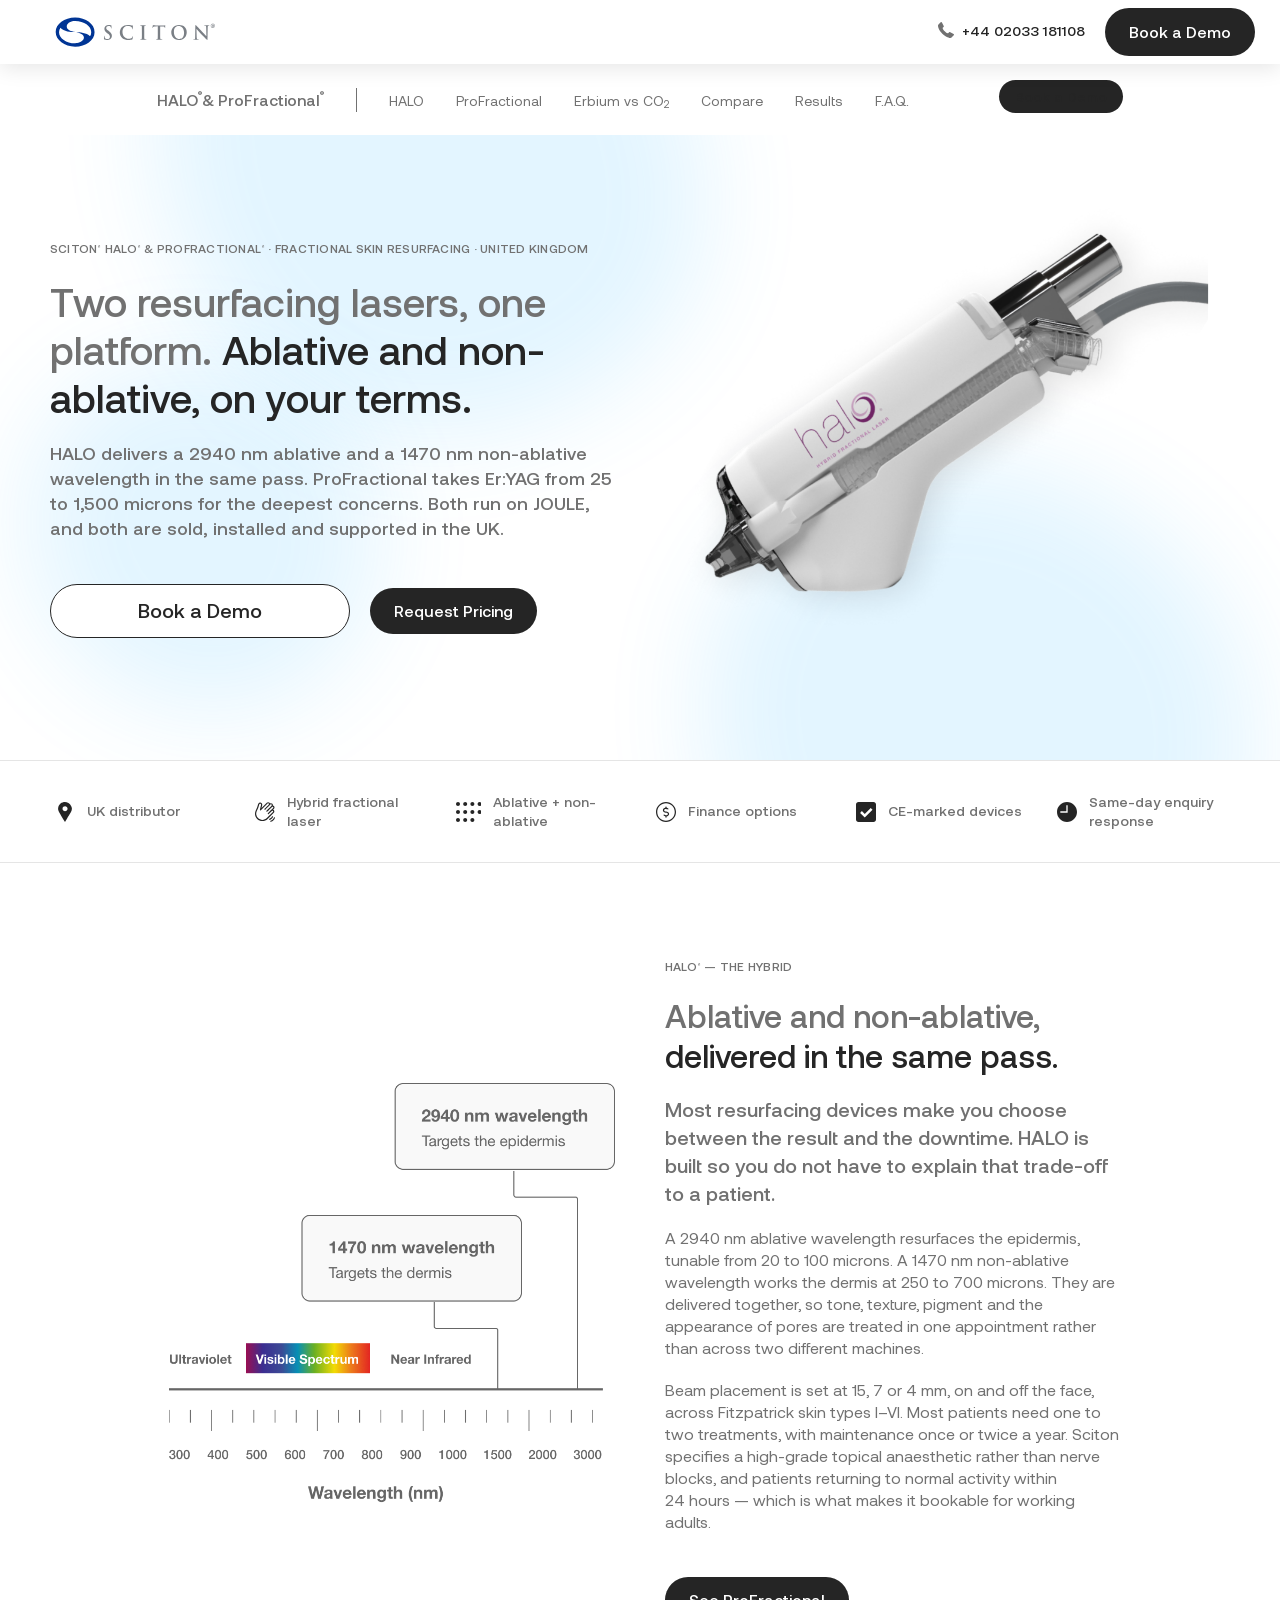
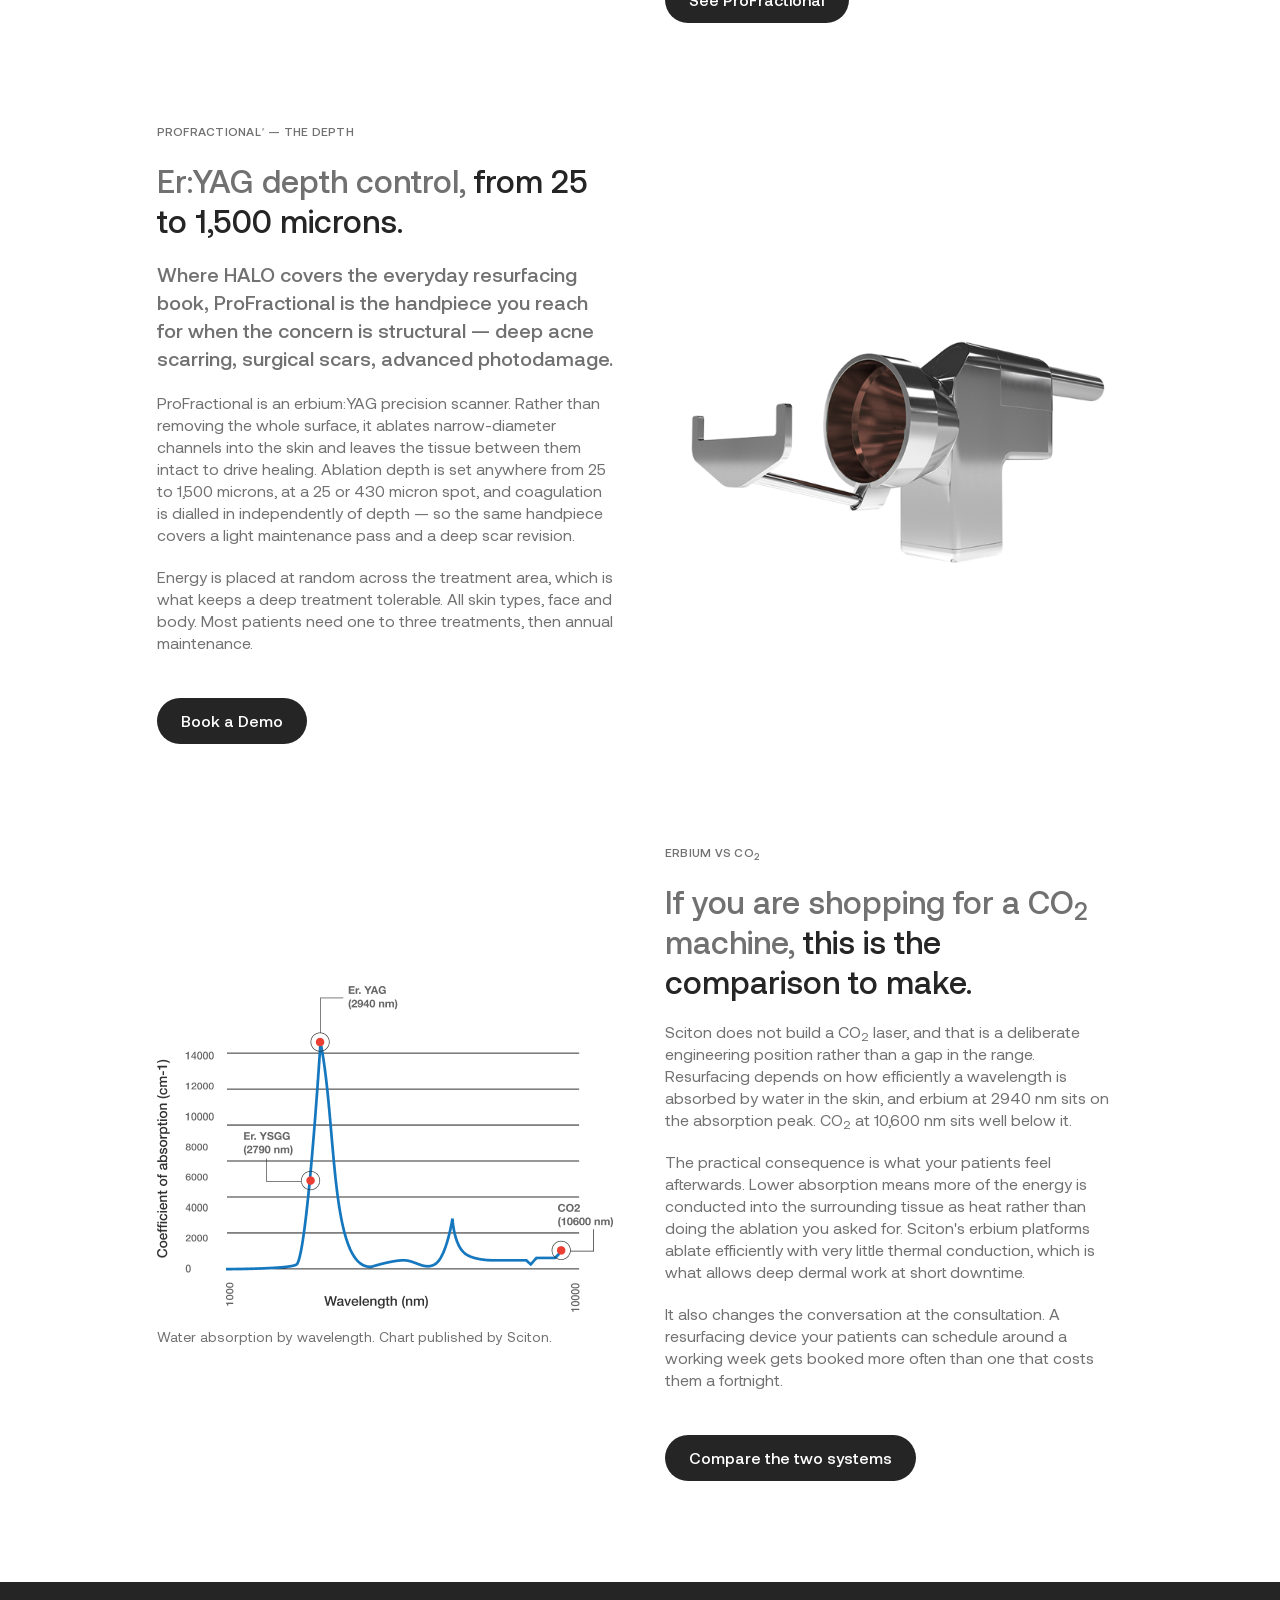
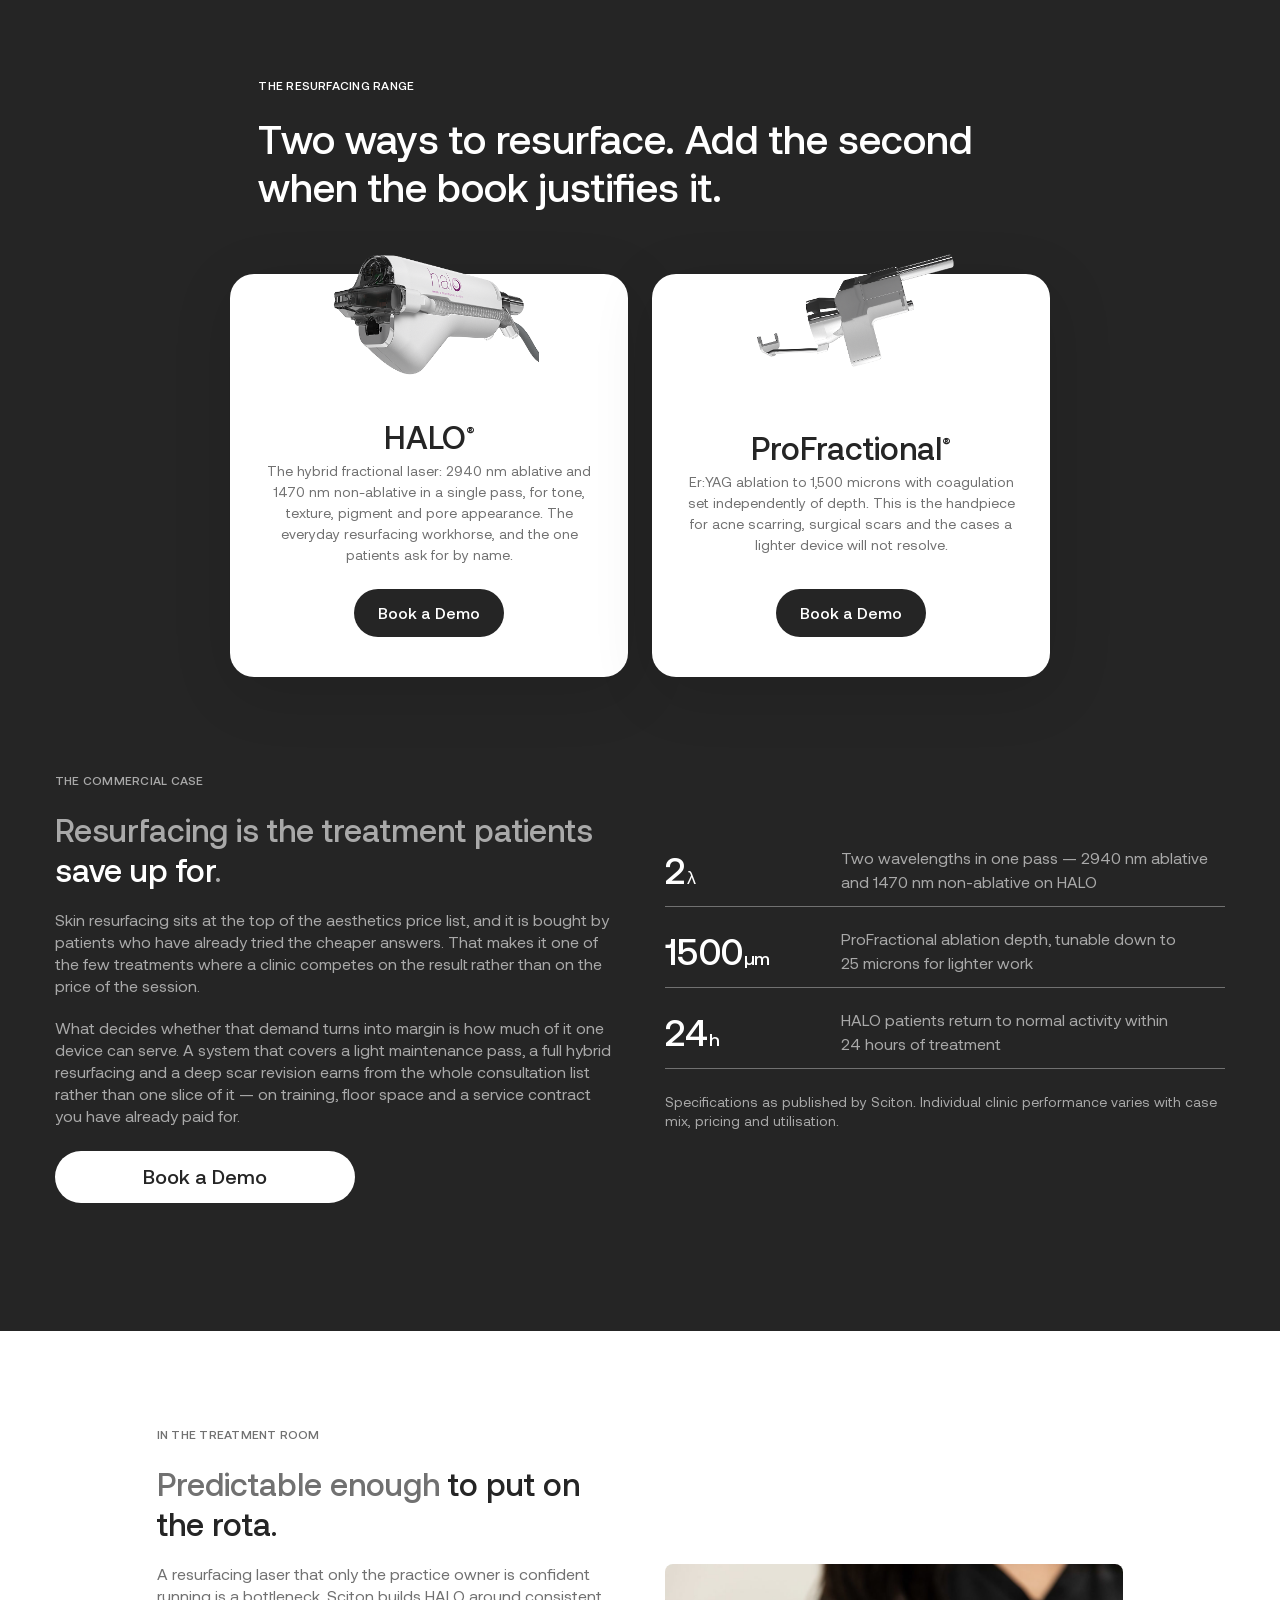
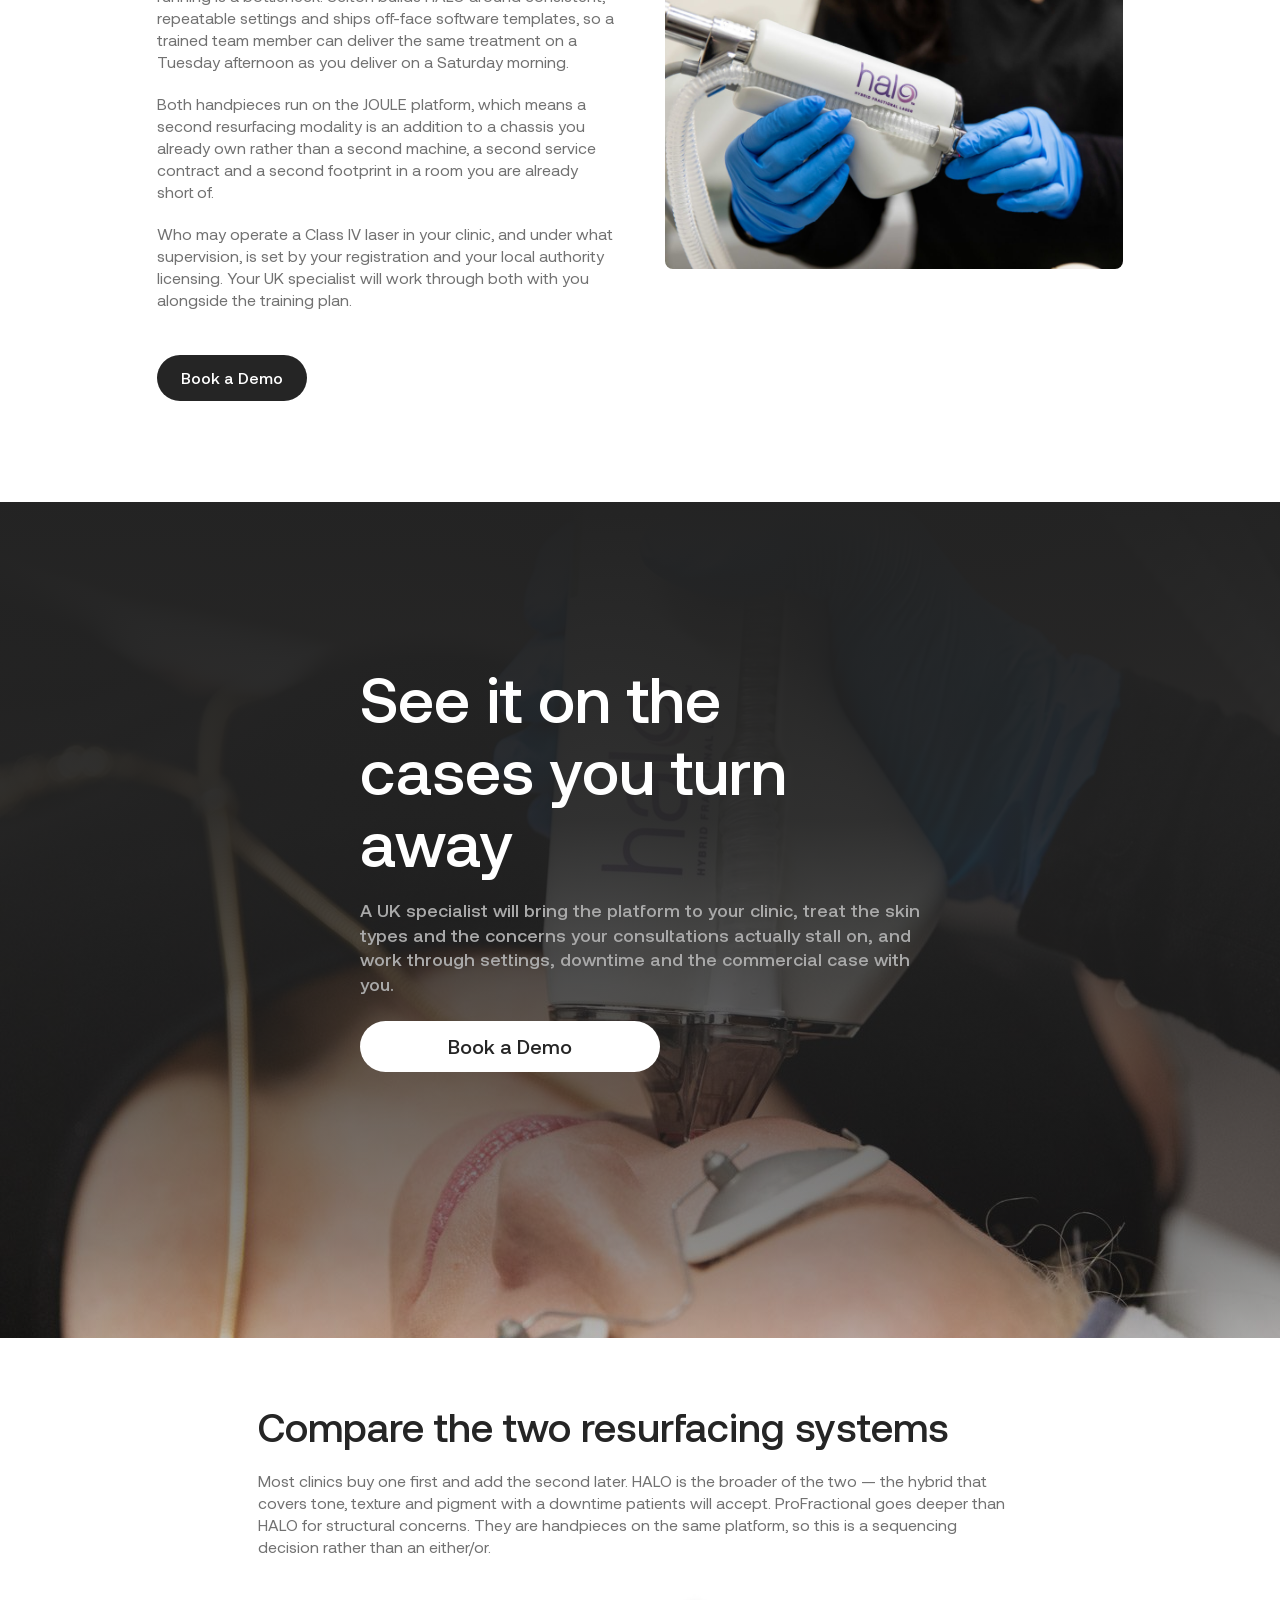
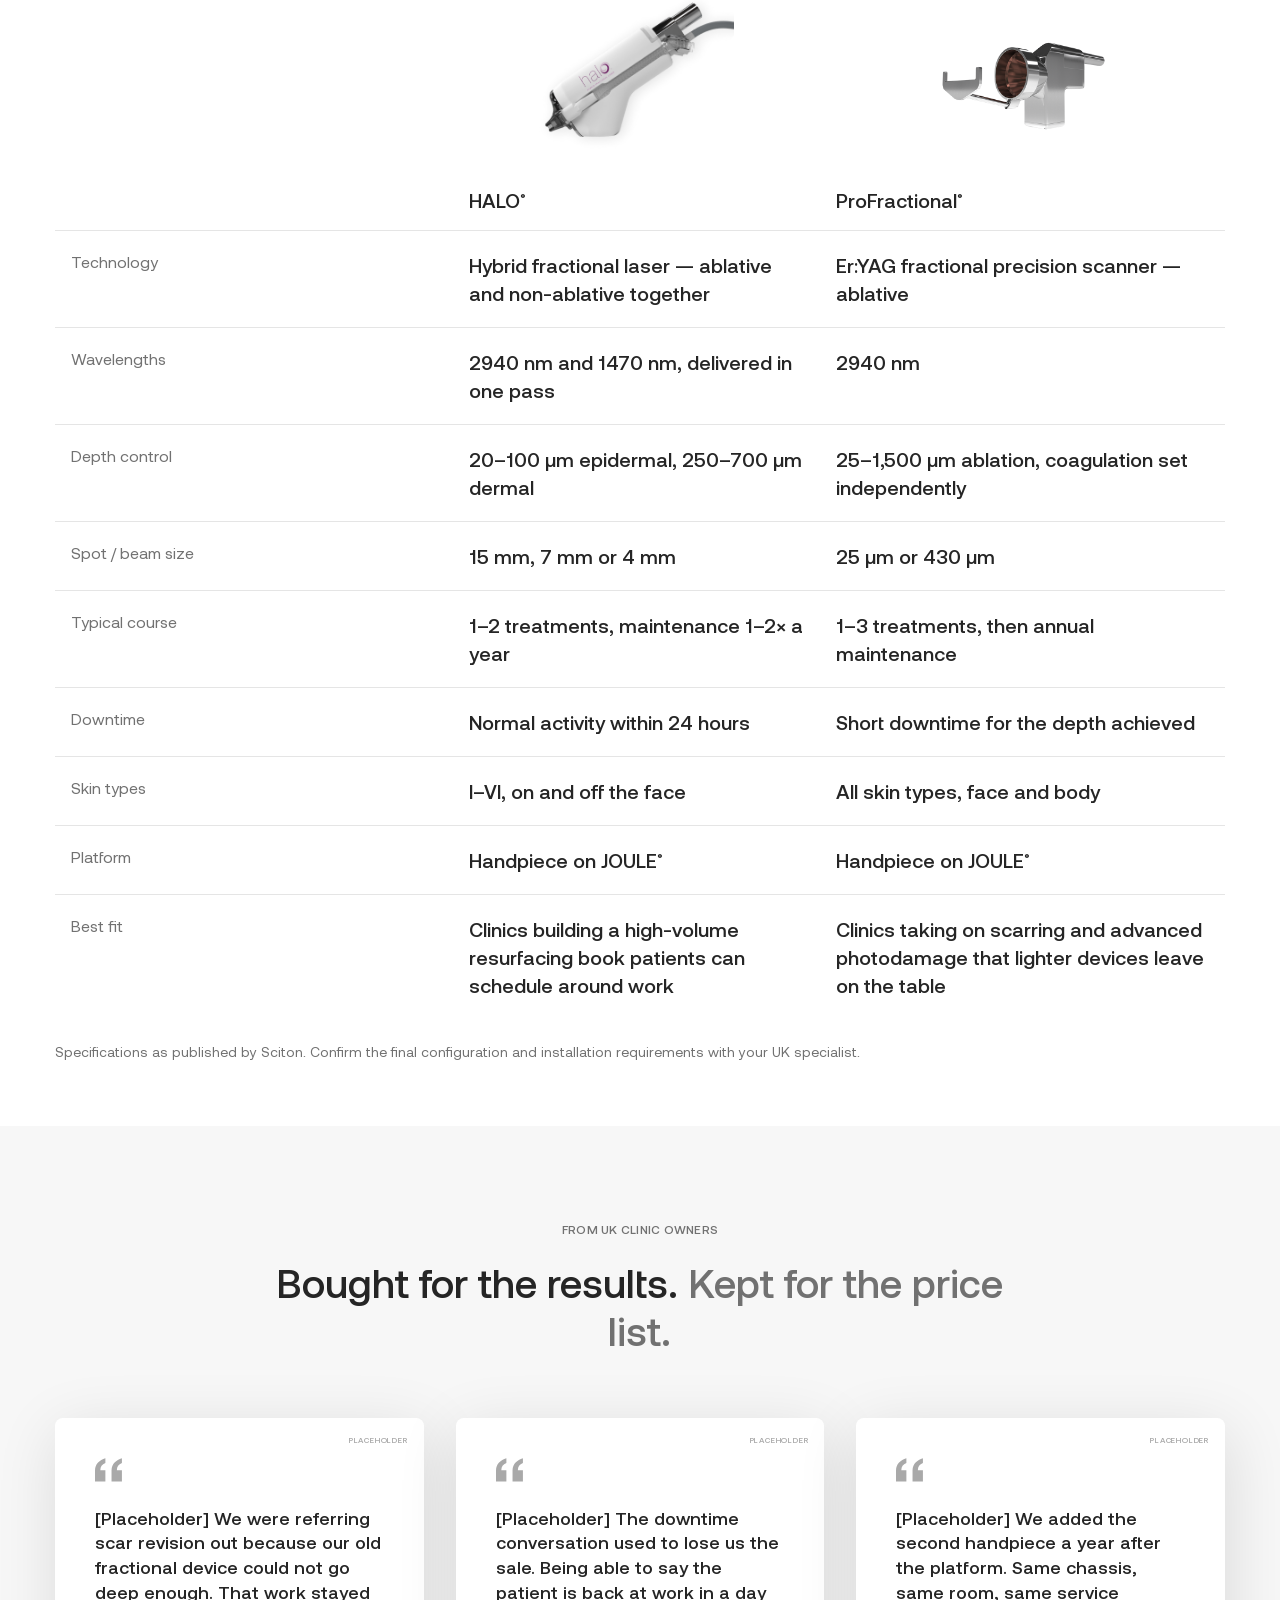
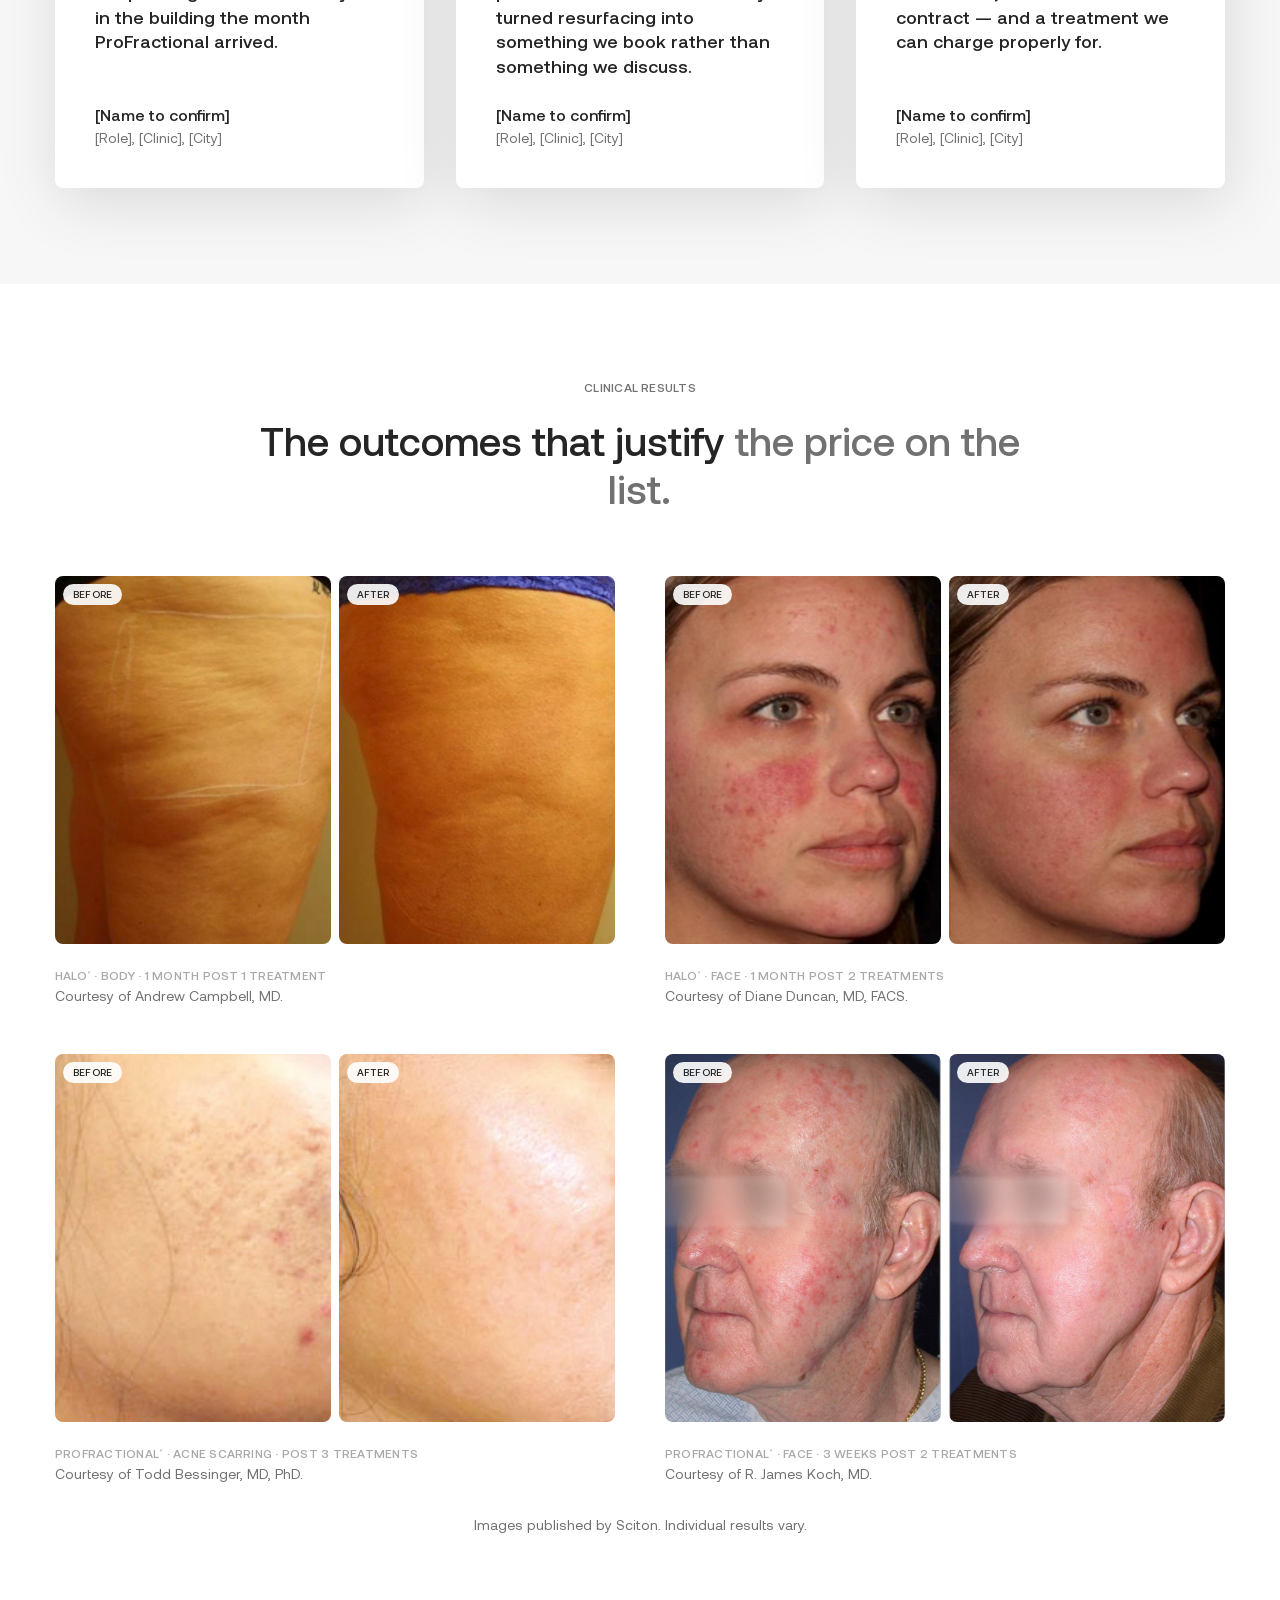
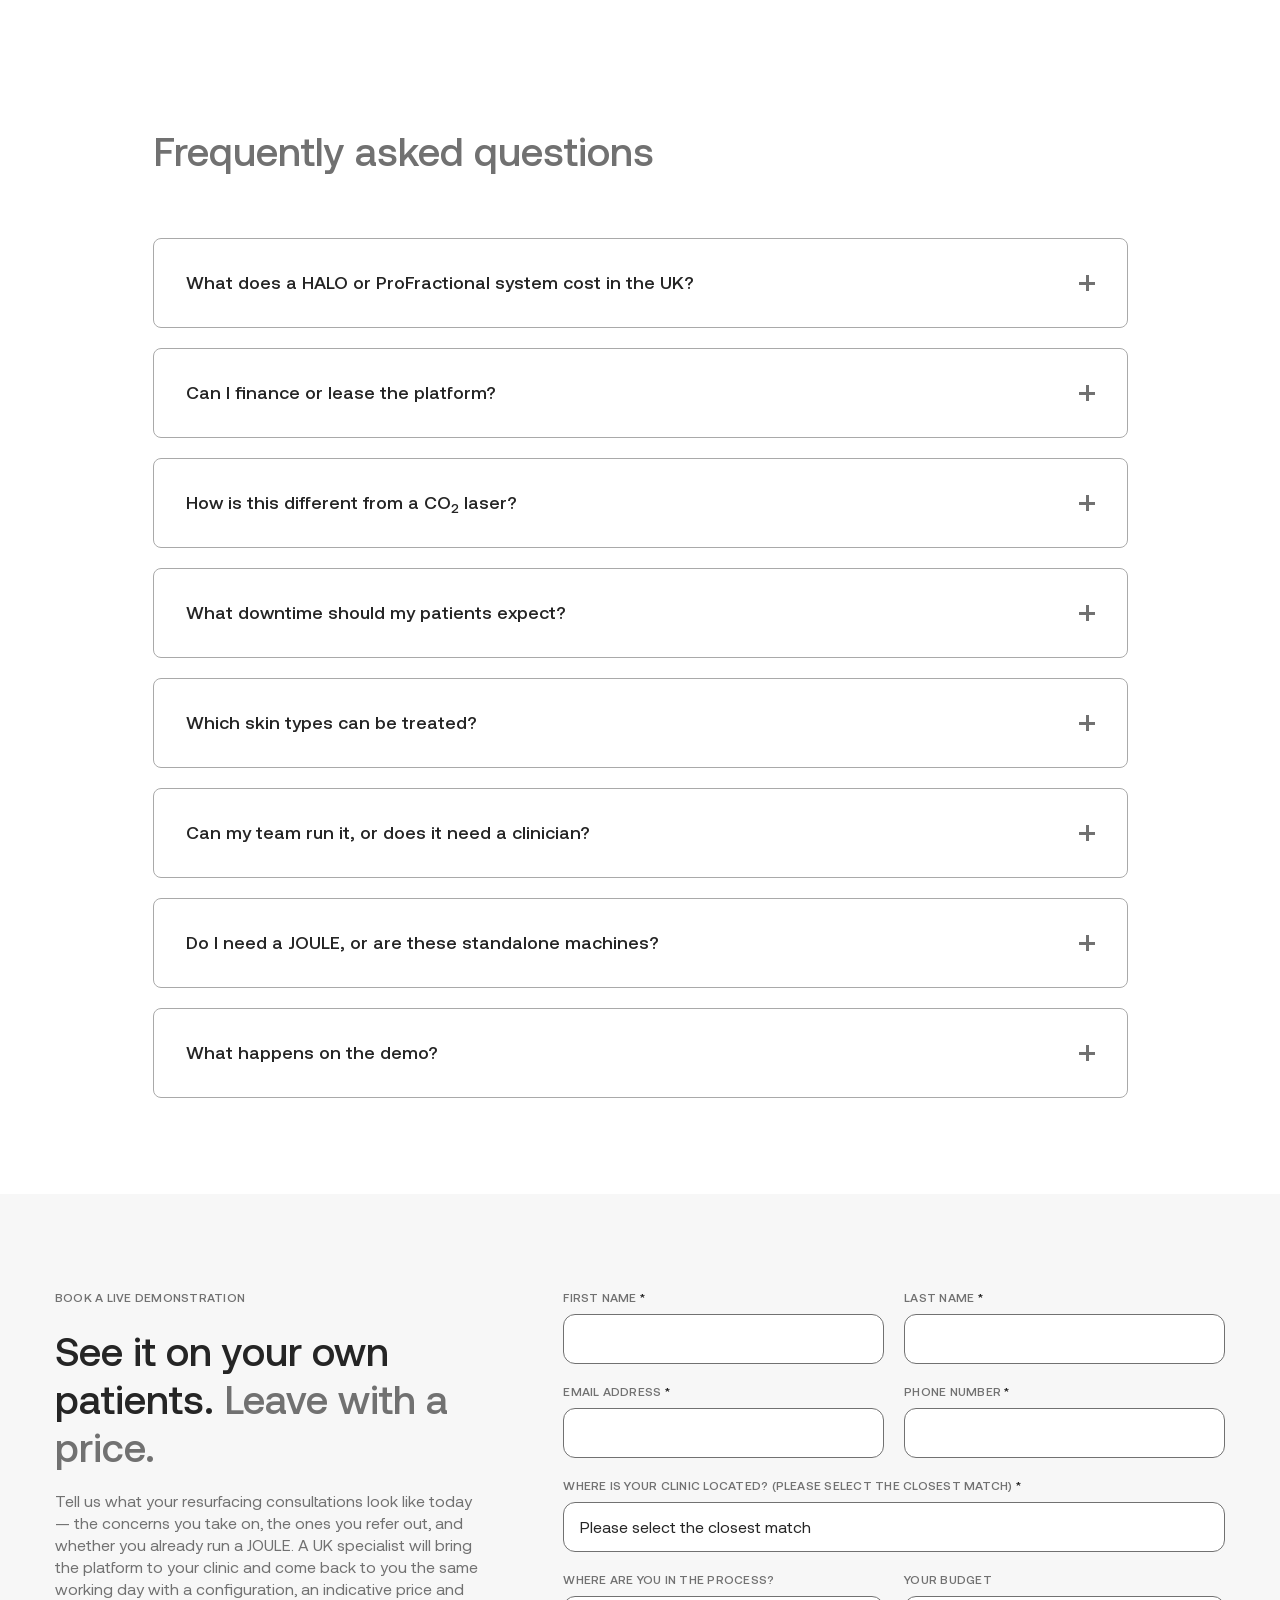
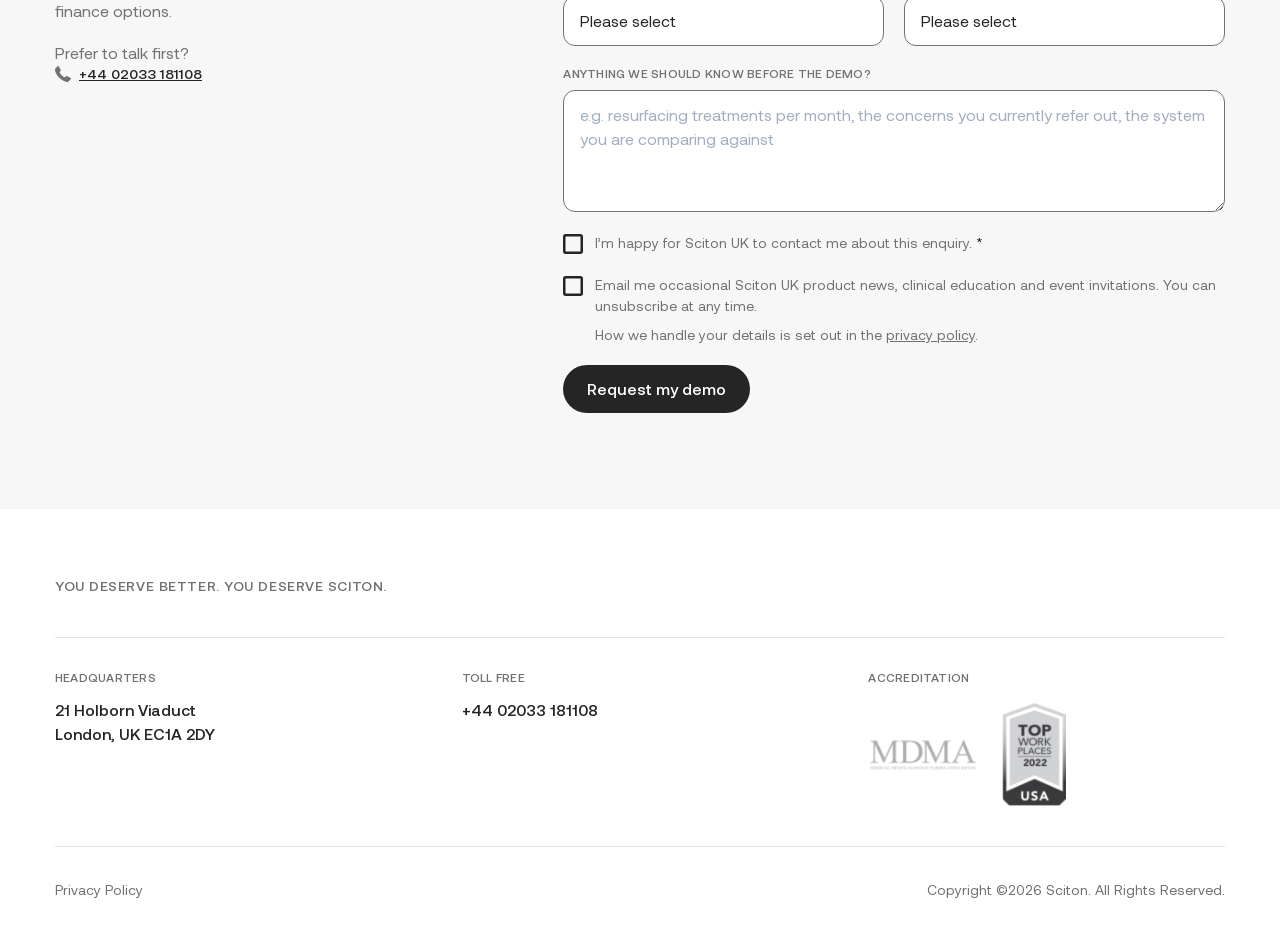
<file: Sciton Landing Pages/c3-fractional-resurfacing/index.html>
<!doctype html>
<html lang="en-GB">
<head>
<!-- Google Tag Manager -->
<script>(function(w,d,s,l,i){w[l]=w[l]||[];w[l].push({'gtm.start':
new Date().getTime(),event:'gtm.js'});var f=d.getElementsByTagName(s)[0],
j=d.createElement(s),dl=l!='dataLayer'?'&l='+l:'';j.async=true;j.src=
'https://www.googletagmanager.com/gtm.js?id='+i+dl;f.parentNode.insertBefore(j,f);
})(window,document,'script','dataLayer','GTM-N37FXBXC');</script>
<!-- End Google Tag Manager -->
<meta charset="utf-8">
<meta name="viewport" content="width=device-width, initial-scale=1">
<title>Sciton HALO&reg; &amp; ProFractional&reg; UK | Fractional Skin Resurfacing Systems | Pricing &amp; Demo</title>
<meta name="description" content="HALO hybrid fractional laser and ProFractional Er:YAG resurfacing for UK clinics. Ablative and non-ablative in one pass, 25-1500 micron depth control, all skin types. Request pricing or book a demonstration.">
<meta name="robots" content="noindex, nofollow">
<link rel="canonical" href="https://sciton.uk/halo-laser-by-sciton/">
<link rel="icon" href="../assets/img/sciton-logo.svg">

<link rel="preload" href="../assets/fonts/Aeonik-Regular.woff2" as="font" type="font/woff2" crossorigin>
<link rel="preload" href="../assets/fonts/Aeonik-Medium.woff2" as="font" type="font/woff2" crossorigin>
<link rel="stylesheet" href="../assets/css/sciton-theme.css">
<link rel="stylesheet" href="../assets/css/lp.css">
</head>
<body class="page-halo-lp">
<!-- Google Tag Manager (noscript) -->
<noscript><iframe src="https://www.googletagmanager.com/ns.html?id=GTM-N37FXBXC"
height="0" width="0" style="display:none;visibility:hidden"></iframe></noscript>
<!-- End Google Tag Manager (noscript) -->

<svg aria-hidden="true" focusable="false" style="position:absolute;width:0;height:0;overflow:hidden" version="1.1" xmlns="http://www.w3.org/2000/svg" xmlns:xlink="http://www.w3.org/1999/xlink"><defs><symbol id="icon-sciton-mark" viewBox="0 0 32 32">
<title>sciton-mark</title>
<path d="M16.003 3.692c-8.825 0-16.003 5.255-16.003 11.726s7.181 11.74 16.003 11.74c8.822 0 15.997-5.255 15.997-11.729s-7.178-11.738-15.997-11.738zM2.759 15.433c0.012-1.288 0.401-2.546 1.12-3.62 3.154 3.872 11.819 3.476 11.819 3.476s-6.551-0.727-6.59-4.129c-0.028-2.55 2.61-4.243 5.601-4.633 0.28-0.039 0.56-0.066 0.815-0.091 0.16 0 0.319 0 0.479 0 7.301-0.006 13.247 4.030 13.247 8.997-0.008 1.185-0.339 2.345-0.958 3.36-3.299-3.642-11.645-3.266-11.645-3.266s6.553 0.722 6.59 4.121c0.031 2.556-2.61 4.243-5.601 4.638-0.541 0.069-1.064 0.119-1.56 0.147h-0.073c-7.298 0.003-13.244-4.035-13.244-8.999z"></path>
</symbol><symbol id="icon-progress" viewBox="0 0 32 32">
<title>progress</title>
<path fill="none" stroke="#c5c7c6" style="stroke: var(--color1, #c5c7c6)" stroke-linejoin="round" stroke-linecap="round" stroke-miterlimit="4" stroke-width="3.122" d="M16.001 1.79c1.86 0 3.701 0.366 5.419 1.078s3.279 1.755 4.594 3.070c1.315 1.315 2.358 2.876 3.070 4.594s1.078 3.56 1.078 5.419-0.366 3.701-1.078 5.419c-0.712 1.718-1.755 3.279-3.070 4.594s-2.876 2.358-4.594 3.070c-1.718 0.712-3.56 1.078-5.419 1.078s-3.701-0.366-5.419-1.078c-1.718-0.712-3.279-1.755-4.594-3.070s-2.358-2.876-3.070-4.594-1.078-3.559-1.078-5.419c0-1.86 0.366-3.701 1.078-5.419s1.755-3.279 3.070-4.594c1.315-1.315 2.876-2.358 4.594-3.070s3.559-1.078 5.419-1.078v0z"></path>
<path fill="none" stroke="#4d4d4d" style="stroke: var(--color2, #4d4d4d)" stroke-linejoin="round" stroke-linecap="round" stroke-miterlimit="4" stroke-width="3.122" d="M30.208 14.264c0.348 3.435-0.574 6.886-2.59 9.703s-4.989 4.805-8.356 5.59c-3.367 0.784-6.897 0.311-9.924-1.332s-5.341-4.34-6.506-7.584-1.101-6.811 0.18-10.027c1.281-3.216 3.692-5.859 6.776-7.432s6.666-1.843 10.004-0.981"></path>
</symbol><symbol id="icon-clock" viewBox="0 0 32 32">
      <title>clock</title>
      <path class="path1" d="M16 0c-8.837 0-16 7.163-16 16s7.163 16 16 16 16-7.163 16-16-7.163-16-16-16zM17.055 17.057l-11.747-0.020 0.004-2.11 9.633 0.016v-9.633h2.11v11.747z"></path>
    </symbol><symbol id="icon-location" viewBox="0 0 32 32">
      <title>location</title>
      <path class="path1" d="M26.501 7.964c-0.114-0.427-0.345-0.882-0.516-1.28-2.048-4.921-6.522-6.684-10.134-6.684-4.836 0-10.162 3.243-10.873 9.927v1.366c0 0.057 0.020 0.569 0.048 0.825 0.399 3.185 2.912 6.571 4.789 9.756 2.020 3.413 4.115 6.77 6.192 10.126 1.28-2.19 2.556-4.409 3.807-6.542 0.341-0.626 0.737-1.252 1.078-1.849 0.227-0.398 0.662-0.796 0.861-1.166 2.020-3.698 5.27-7.424 5.27-11.093v-1.507c0-0.398-0.493-1.792-0.521-1.877zM15.94 14.82c-1.422 0-2.978-0.711-3.746-2.674-0.114-0.312-0.105-0.939-0.105-0.996v-0.882c0-2.502 2.125-3.64 3.973-3.64 2.276 0 4.036 1.821 4.036 4.096s-1.883 4.096-4.158 4.096z"></path>
    </symbol><symbol id="icon-phone" viewBox="0 0 32 32">
      <title>phone</title>
      <path class="path1" d="M31.985 25.248c0.068 0.52-0.090 0.971-0.474 1.355l-4.506 4.471c-0.203 0.226-0.469 0.418-0.796 0.576s-0.649 0.26-0.965 0.305c-0.023 0-0.090 0.006-0.203 0.017s-0.26 0.017-0.44 0.017c-0.429 0-1.124-0.073-2.084-0.22s-2.134-0.508-3.523-1.084c-1.389-0.576-2.964-1.44-4.726-2.592s-3.636-2.733-5.623-4.743c-1.581-1.558-2.891-3.049-3.93-4.472s-1.874-2.738-2.507-3.947c-0.632-1.208-1.107-2.304-1.423-3.286s-0.531-1.829-0.644-2.541-0.158-1.27-0.136-1.677c0.023-0.407 0.034-0.632 0.034-0.678 0.045-0.316 0.147-0.638 0.305-0.965s0.35-0.593 0.576-0.796l4.506-4.506c0.316-0.316 0.678-0.474 1.084-0.474 0.294 0 0.553 0.085 0.779 0.254s0.418 0.378 0.576 0.627l3.625 6.877c0.203 0.361 0.26 0.757 0.169 1.186s-0.282 0.79-0.576 1.084l-1.66 1.66c-0.045 0.045-0.085 0.119-0.119 0.22s-0.051 0.186-0.051 0.254c0.090 0.474 0.294 1.016 0.61 1.626 0.271 0.542 0.689 1.203 1.253 1.982s1.366 1.677 2.405 2.693c1.016 1.039 1.92 1.846 2.71 2.422s1.451 0.999 1.982 1.27 0.937 0.435 1.22 0.491l0.423 0.085c0.045 0 0.119-0.017 0.22-0.051s0.175-0.073 0.22-0.119l1.931-1.965c0.407-0.361 0.881-0.542 1.423-0.542 0.384 0 0.689 0.068 0.915 0.203h0.034l6.538 3.862c0.474 0.294 0.757 0.666 0.847 1.118z"></path>
    </symbol><symbol id="icon-play" viewBox="0 0 32 32">
<title>play</title>
<path d="M2.667 0.001v32l26.667-16-26.667-16z"></path>
</symbol><symbol id="icon-chevron-down" viewBox="0 0 32 32">
<title>chevron-down</title>
<path d="M27.68 9.319c-0.426-0.426-1.117-0.426-1.543 0l-10.137 10.138-10.138-10.138c-0.426-0.426-1.117-0.426-1.543 0s-0.426 1.117 0 1.543l10.909 10.909c0.205 0.205 0.482 0.32 0.771 0.32s0.567-0.115 0.771-0.32l10.909-10.909c0.426-0.426 0.426-1.117 0-1.543z"></path>
</symbol><symbol id="icon-chevron-left" viewBox="0 0 32 32">
<title>chevron-left</title>
<path d="M11.634 16l10.138-10.138c0.426-0.426 0.426-1.117 0-1.543s-1.117-0.426-1.543 0l-10.909 10.909c-0.205 0.204-0.32 0.482-0.32 0.771s0.115 0.567 0.32 0.771l10.909 10.909c0.213 0.213 0.492 0.32 0.771 0.32s0.558-0.106 0.771-0.32c0.426-0.426 0.426-1.117 0-1.543l-10.138-10.137z"></path>
</symbol><symbol id="icon-chevron-right" viewBox="0 0 32 32">
<title>chevron-right</title>
<path d="M21.771 15.228l-10.909-10.909c-0.426-0.426-1.117-0.426-1.543 0s-0.426 1.117 0 1.543l10.138 10.137-10.138 10.138c-0.426 0.426-0.426 1.117 0 1.543 0.213 0.213 0.492 0.32 0.771 0.32s0.558-0.107 0.771-0.32l10.909-10.909c0.205-0.205 0.32-0.482 0.32-0.771s-0.115-0.567-0.32-0.771z"></path>
</symbol><symbol id="icon-chevron-up" viewBox="0 0 32 32">
<title>chevron-up</title>
<path d="M27.68 20.228l-10.909-10.909c-0.204-0.205-0.482-0.319-0.771-0.319s-0.567 0.115-0.771 0.32l-10.909 10.909c-0.426 0.426-0.426 1.117 0 1.543s1.117 0.426 1.543 0l10.137-10.138 10.138 10.138c0.213 0.213 0.492 0.32 0.771 0.32s0.558-0.107 0.771-0.32c0.426-0.426 0.426-1.117-0-1.543z"></path>
</symbol><symbol id="icon-facebook" viewBox="0 0 19 32">
      <title>facebook</title>
      <path class="path1" d="M17.125 0.214v4.714h-2.804q-1.536 0-2.071 0.643t-0.536 1.929v3.375h5.232l-0.696 5.286h-4.536v13.554h-5.464v-13.554h-4.554v-5.286h4.554v-3.893q0-3.321 1.857-5.152t4.946-1.83q2.625 0 4.071 0.214z"></path>
    </symbol><symbol id="icon-vimeo" viewBox="0 0 32 32">
<title>vimeo</title>
<path d="M31.988 8.563c-0.144 3.113-2.319 7.381-6.525 12.794-4.35 5.65-8.031 8.481-11.044 8.481-1.863 0-3.444-1.719-4.731-5.163-0.863-3.156-1.719-6.313-2.581-9.469-0.956-3.444-1.981-5.162-3.081-5.162-0.237 0-1.075 0.506-2.513 1.506l-1.506-1.938c1.581-1.387 3.138-2.775 4.669-4.162 2.106-1.819 3.688-2.775 4.744-2.875 2.487-0.237 4.025 1.463 4.6 5.106 0.619 3.931 1.050 6.375 1.294 7.331 0.719 3.263 1.506 4.894 2.369 4.894 0.669 0 1.675-1.056 3.019-3.175 1.337-2.113 2.056-3.725 2.156-4.831 0.194-1.825-0.525-2.744-2.156-2.744-0.769 0-1.556 0.175-2.369 0.525 1.575-5.15 4.575-7.65 9.012-7.506 3.281 0.087 4.831 2.219 4.644 6.388z"></path>
</symbol><symbol id="icon-instagram" viewBox="0 0 27 32">
      <title>instagram</title>
      <path class="path1" d="M18.286 16q0-1.893-1.339-3.232t-3.232-1.339-3.232 1.339-1.339 3.232 1.339 3.232 3.232 1.339 3.232-1.339 1.339-3.232zM20.75 16q0 2.929-2.054 4.982t-4.982 2.054-4.982-2.054-2.054-4.982 2.054-4.982 4.982-2.054 4.982 2.054 2.054 4.982zM22.679 8.679q0 0.679-0.482 1.161t-1.161 0.482-1.161-0.482-0.482-1.161 0.482-1.161 1.161-0.482 1.161 0.482 0.482 1.161zM13.714 4.75q-0.125 0-1.366-0.009t-1.884 0-1.723 0.054-1.839 0.179-1.277 0.33q-0.893 0.357-1.571 1.036t-1.036 1.571q-0.196 0.518-0.33 1.277t-0.179 1.839-0.054 1.723 0 1.884 0.009 1.366-0.009 1.366 0 1.884 0.054 1.723 0.179 1.839 0.33 1.277q0.357 0.893 1.036 1.571t1.571 1.036q0.518 0.196 1.277 0.33t1.839 0.179 1.723 0.054 1.884 0 1.366-0.009 1.366 0.009 1.884 0 1.723-0.054 1.839-0.179 1.277-0.33q0.893-0.357 1.571-1.036t1.036-1.571q0.196-0.518 0.33-1.277t0.179-1.839 0.054-1.723 0-1.884-0.009-1.366 0.009-1.366 0-1.884-0.054-1.723-0.179-1.839-0.33-1.277q-0.357-0.893-1.036-1.571t-1.571-1.036q-0.518-0.196-1.277-0.33t-1.839-0.179-1.723-0.054-1.884 0-1.366 0.009zM27.429 16q0 4.089-0.089 5.661-0.179 3.714-2.214 5.75t-5.75 2.214q-1.571 0.089-5.661 0.089t-5.661-0.089q-3.714-0.179-5.75-2.214t-2.214-5.75q-0.089-1.571-0.089-5.661t0.089-5.661q0.179-3.714 2.214-5.75t5.75-2.214q1.571-0.089 5.661-0.089t5.661 0.089q3.714 0.179 5.75 2.214t2.214 5.75q0.089 1.571 0.089 5.661z"></path>
    </symbol><symbol id="icon-youtube" viewBox="0 0 32 32">
    <title>youtube</title>
    <path d="M28.091 13.733l-21.294-13.417c-0.63-0.375-1.411-0.312-2.002-0.312-2.361 0-2.351 1.823-2.351 2.285v27.422c0 0.39-0.010 2.285 2.351 2.285 0.59 0 1.372 0.062 2.002-0.312l21.294-13.416c1.748-1.040 1.446-2.267 1.446-2.267s0.302-1.227-1.446-2.267z"></path>
    </symbol><symbol id="icon-linkedin" viewBox="0 0 32 32">
    <title>linkedin</title>
    <path d="M12 12h5.535v2.837h0.079c0.77-1.381 2.655-2.837 5.464-2.837 5.842 0 6.922 3.637 6.922 8.367v9.633h-5.769v-8.54c0-2.037-0.042-4.657-3.001-4.657-3.005 0-3.463 2.218-3.463 4.509v8.688h-5.767v-18z"></path>
    <path d="M2 12h6v18h-6v-18z"></path>
    <path d="M8 7c0 1.657-1.343 3-3 3s-3-1.343-3-3c0-1.657 1.343-3 3-3s3 1.343 3 3z"></path>
    </symbol><symbol id="icon-checkbox" viewBox="0 0 32 32">
      <title>checkbox</title>
      <path d="M28 0h-24c-2.2 0-4 1.8-4 4v24c0 2.2 1.8 4 4 4h24c2.2 0 4-1.8 4-4v-24c0-2.2-1.8-4-4-4zM28 28h-24v-24h24v24z"></path>
    </symbol><symbol id="icon-checkbox-checked" viewBox="0 0 32 32">
      <title>checkbox-checked</title>
      <path d="M28 0h-24c-2.2 0-4 1.8-4 4v24c0 2.2 1.8 4 4 4h24c2.2 0 4-1.8 4-4v-24c0-2.2-1.8-4-4-4zM14 24.828l-7.414-7.414 2.828-2.828 4.586 4.586 9.586-9.586 2.828 2.828-12.414 12.414z"></path>
    </symbol><symbol id="icon-left-arrow" viewBox="0 0 46 32">
<title>left-arrow</title>
<path d="M15.111 1.043c0.628-0.628 1.618-0.628 2.246 0 0.607 0.607 0.607 1.618 0 2.223l-11.388 11.388h37.579c0.876 0 1.595 0.696 1.595 1.572s-0.719 1.595-1.595 1.595h-37.579l11.388 11.367c0.607 0.629 0.607 1.64 0 2.246-0.628 0.628-1.618 0.628-2.246 0l-14.084-14.084c-0.607-0.607-0.607-1.618 0-2.223l14.084-14.084z"></path>
</symbol><symbol id="icon-right-arrow" viewBox="0 0 48 32">
<title>right-arrow</title>
<path d="M31.514 1.458c-0.59-0.611-1.573-0.611-2.184 0-0.59 0.59-0.59 1.573 0 2.162l11.074 11.073h-36.541c-0.852 0.001-1.529 0.678-1.529 1.53s0.677 1.551 1.529 1.551h36.541l-11.074 11.053c-0.59 0.611-0.59 1.595 0 2.184 0.611 0.611 1.595 0.611 2.184 0l13.695-13.695c0.611-0.59 0.611-1.573 0-2.162l-13.695-13.696z"></path>
</symbol><symbol id="icon-down-arrow" viewBox="0 0 22 32">
<title>down-arrow</title>
<path d="M21.67 21.41c0.44-0.425 0.44-1.132 0-1.572-0.425-0.425-1.132-0.425-1.556 0l-7.973 7.973v-26.309c-0.001-0.613-0.488-1.101-1.102-1.101s-1.117 0.487-1.117 1.101v26.309l-7.958-7.973c-0.44-0.425-1.148-0.425-1.572 0-0.44 0.44-0.44 1.148 0 1.572l9.86 9.86c0.425 0.44 1.132 0.44 1.557 0l9.861-9.86z"></path>
</symbol><symbol id="icon-quotes" viewBox="0 0 37 32">
<title>quotes</title>
<path d="M36.379 6.512c-2.246 0.823-3.967 2.096-5.165 3.818-1.123 1.722-1.684 3.78-1.684 6.175h6.849v15.158h-14.035v-15.158c0-2.096 0.374-4.042 1.123-5.839s1.759-3.368 3.032-4.716c1.273-1.422 2.732-2.62 4.379-3.593 1.722-0.973 3.556-1.759 5.502-2.358v6.512zM14.035 6.512c-2.246 0.823-3.967 2.096-5.165 3.818-1.123 1.722-1.684 3.78-1.684 6.175h6.849v15.158h-14.035v-15.158c0-2.096 0.374-4.042 1.123-5.839s1.759-3.368 3.032-4.716c1.273-1.422 2.732-2.62 4.379-3.593 1.722-0.973 3.556-1.759 5.502-2.358v6.512z"></path>
</symbol><symbol id="icon-quotations" viewBox="0 0 32 32">
    <path fill="#a9a9a9" style="fill: var(--color1, #a9a9a9)" opacity="0.2" d="M32 7.994c-1.975 0.707-3.49 1.8-4.543 3.279-0.988 1.479-1.482 3.247-1.482 5.305h6.025v13.021h-12.346v-13.021c0-1.8 0.329-3.472 0.988-5.016s1.547-2.894 2.667-4.051c1.119-1.222 2.403-2.251 3.852-3.087 1.514-0.836 3.128-1.511 4.84-2.026v5.594zM12.346 7.994c-1.975 0.707-3.49 1.8-4.543 3.279-0.988 1.479-1.481 3.247-1.481 5.305h6.025v13.021h-12.346v-13.021c0-1.8 0.329-3.472 0.988-5.016s1.547-2.894 2.667-4.051c1.119-1.222 2.403-2.251 3.852-3.087 1.514-0.836 3.128-1.511 4.84-2.026v5.594z"></path>
    </symbol><symbol id="icon-plus" viewBox="0 0 32 32">
<title>plus</title>
<path d="M0 14h32v6h-32v-6z"></path>
<path d="M12 32v-32h6v32h-6z"></path>
</symbol><symbol id="icon-minus" viewBox="0 0 32 32">
<title>minus</title>
<path d="M0 19.2v-6.4h32v6.4h-32z"></path>
</symbol><symbol id="icon-send" viewBox="0 0 24 24">
      <title>send</title>
      <path d="M2.016 21v-6.984l15-2.016-15-2.016v-6.984l21 9z"></path>
    </symbol><symbol id="icon-calendar" viewBox="0 0 32 32">
<title>calendar</title>
<path d="M0.936 24.438h24.501c0.22 0 0.432-0.077 0.601-0.217 0.235-0.197 5.604-4.815 5.931-14.784h-26.314c-0.326 9.049-5.27 13.302-5.321 13.344-0.301 0.255-0.412 0.67-0.277 1.040s0.485 0.616 0.879 0.616z"></path>
<path d="M31.062 3.812h-4.688v-0.938c0-0.525-0.413-0.938-0.938-0.938s-0.938 0.413-0.938 0.938v0.938h-4.75v-0.938c0-0.525-0.413-0.938-0.938-0.938s-0.938 0.413-0.938 0.938v0.938h-4.688v-0.938c0-0.525-0.413-0.938-0.938-0.938s-0.938 0.413-0.938 0.938v0.938h-4.688c-0.525 0-0.938 0.413-0.938 0.938v2.813h26.314v-2.813c0-0.525-0.413-0.938-0.938-0.938z"></path>
<path d="M27.242 25.658c-0.509 0.424-1.148 0.655-1.805 0.655h-19.751v2.813c0 0.518 0.419 0.938 0.938 0.938h24.439c0.518 0 0.938-0.419 0.938-0.938v-10.51c-1.808 4.435-4.33 6.684-4.758 7.042z"></path>
</symbol><symbol id="icon-dollar-circle" viewBox="0 0 32 32">
<title>dollar-circle</title>
<path d="M16 0c-8.822 0-16 7.178-16 16s7.178 16 16 16 16-7.178 16-16-7.178-16-16-16zM16 30c-7.72 0-14-6.28-14-14s6.28-14 14-14 14 6.28 14 14-6.28 14-14 14z"></path>
<path d="M16 15c-1.626 0-3-0.916-3-2s1.374-2 3-2c0.92 0 1.772 0.288 2.336 0.788 0.412 0.366 1.042 0.332 1.412-0.084 0.368-0.412 0.33-1.044-0.084-1.412-0.7-0.622-1.64-1.042-2.664-1.208v-1.084c0-0.552-0.448-1-1-1s-1 0.448-1 1v1.080c-2.28 0.372-4 1.988-4 3.92 0 2.206 2.244 4 5 4 1.626 0 3 0.916 3 2s-1.374 2-3 2c-0.92 0-1.772-0.288-2.336-0.788-0.412-0.368-1.044-0.332-1.412 0.084-0.368 0.412-0.33 1.044 0.084 1.412 0.7 0.624 1.64 1.042 2.664 1.21v1.082c0 0.552 0.448 1 1 1s1-0.448 1-1v-1.080c2.28-0.372 4-1.988 4-3.92 0-2.206-2.244-4-5-4z"></path>
</symbol><symbol id="icon-wave" viewBox="0 0 32 32">
<title>wave</title>
<path d="M30.039 17.309c0.591-0.59 0.917-1.375 0.918-2.21s-0.325-1.621-0.915-2.212c-0.301-0.301-0.649-0.527-1.021-0.679l1.283-1.278c0.593-0.59 0.92-1.375 0.921-2.211s-0.324-1.622-0.915-2.214l-0.033-0.033c-0.456-0.456-1.020-0.742-1.611-0.856 0.036-0.19 0.055-0.385 0.055-0.582 0.001-0.836-0.324-1.622-0.915-2.213l-0.041-0.041c-0.59-0.59-1.375-0.915-2.21-0.915-0.564 0-1.104 0.149-1.578 0.427-0.154-0.418-0.398-0.8-0.721-1.124l-0.027-0.027c-1.218-1.218-3.201-1.218-4.42 0l-8.351 8.352 1.037-4.284c0.41-1.693-0.515-3.419-2.151-4.015-0.921-0.336-1.943-0.259-2.803 0.209s-1.48 1.285-1.698 2.241l-0.142 0.623c-0.68 2.98-1.805 5.975-3.343 8.902-1.152 2.193-1.591 4.757-1.236 7.22 0.368 2.549 1.527 4.861 3.353 6.687 2.241 2.241 5.22 3.475 8.389 3.475h0.008c3.172-0.002 6.153-1.24 8.393-3.486l2.391-2.397 7.384-7.357zM18.905 25.707c-1.878 1.883-4.376 2.92-7.035 2.922h-0.007c-2.656 0-5.153-1.034-7.032-2.913-1.53-1.53-2.502-3.468-2.81-5.603-0.298-2.066 0.070-4.216 1.035-6.053 1.615-3.073 2.798-6.225 3.515-9.367l0.142-0.623c0.097-0.425 0.361-0.773 0.744-0.981s0.819-0.241 1.228-0.092c0.717 0.261 1.122 1.017 0.942 1.758l-1.842 7.606c-0.218 0.784 0.792 1.657 1.612 0.905l10.768-10.768c0.47-0.47 1.234-0.47 1.703-0.001l0.027 0.027c0.227 0.228 0.353 0.53 0.353 0.852s-0.125 0.624-0.353 0.852c-1.753 1.753-4.897 4.896-6.617 6.617-0.375 0.375-0.375 0.983 0 1.358s0.983 0.375 1.358 0c1.063-1.063 7.17-7.17 8.065-8.065 0.227-0.228 0.53-0.353 0.852-0.353s0.624 0.125 0.852 0.353l0.041 0.041c0.228 0.228 0.353 0.531 0.353 0.853s-0.126 0.625-0.355 0.853c-2.408 2.398-5.701 5.677-8.084 8.052-0.376 0.374-0.377 0.982-0.003 1.358 0.188 0.188 0.434 0.283 0.68 0.283 0.245 0 0.49-0.093 0.678-0.28 1.602-1.596 5.968-5.944 7.501-7.469 0.47-0.467 1.233-0.466 1.702 0.002l0.033 0.033c0.228 0.228 0.353 0.531 0.353 0.853s-0.126 0.625-0.355 0.853c-2.335 2.326-6.034 6.010-8.35 8.318-0.376 0.374-0.377 0.982-0.003 1.358 0.188 0.188 0.434 0.282 0.68 0.282 0.245 0 0.49-0.093 0.678-0.28l5.029-5.006c0.47-0.465 1.232-0.463 1.699 0.004 0.228 0.228 0.353 0.53 0.353 0.853s-0.126 0.625-0.353 0.852l-7.385 7.359-2.393 2.399z"></path>
<path d="M28.881 23.974c0.209-0.488-0.017-1.052-0.505-1.261s-1.052 0.017-1.261 0.505c-0.322 0.753-0.782 1.43-1.366 2.015-0.714 0.714-1.558 1.237-2.509 1.554-0.503 0.168-0.775 0.712-0.607 1.215 0.134 0.402 0.509 0.657 0.911 0.657 0.101 0 0.203-0.016 0.304-0.049 1.235-0.412 2.332-1.091 3.259-2.018 0.758-0.759 1.355-1.639 1.774-2.617z"></path>
<path d="M31.418 24.504c-0.488-0.209-1.052 0.017-1.261 0.504-0.449 1.047-1.088 1.99-1.902 2.803-0.946 0.946-2.058 1.652-3.306 2.1-0.499 0.179-0.759 0.729-0.58 1.228 0.141 0.392 0.51 0.636 0.904 0.636 0.108 0 0.217-0.018 0.324-0.057 1.517-0.544 2.868-1.402 4.016-2.549 0.987-0.986 1.763-2.132 2.309-3.404 0.209-0.487-0.017-1.052-0.504-1.261z"></path>
</symbol><symbol id="icon-arrow-top-right" viewBox="0 0 32 32">
<title>arrow-top-right</title>
<path d="M4.768 26.779c0.312 0.312 0.819 0.312 1.131 0l21.213-21.213c0.312-0.312 0.312-0.819 0-1.131s-0.819-0.312-1.131 0l-21.213 21.213c-0.312 0.313-0.312 0.819 0 1.131z"></path>
<path d="M26.547 25.8c0.442 0 0.8-0.358 0.8-0.8v-20c0-0.442-0.358-0.8-0.8-0.8h-20c-0.442 0-0.8 0.358-0.8 0.8s0.358 0.8 0.8 0.8h19.2v19.2c0 0.442 0.358 0.8 0.8 0.8z"></path>
</symbol><symbol id="icon-diagonal-arrow-up" viewBox="0 0 32 32">
    <path d="M0.312 31.688c0.417 0.416 1.092 0.416 1.508 0l29.867-29.867c0.416-0.417 0.416-1.092 0-1.508s-1.092-0.417-1.509 0l-29.867 29.867c-0.417 0.417-0.417 1.092 0 1.509z"></path>
    <path d="M30.933 32c0.589 0 1.067-0.478 1.067-1.067v-29.867c0-0.589-0.478-1.067-1.067-1.067h-29.867c-0.589 0-1.067 0.478-1.067 1.067s0.478 1.067 1.067 1.067h28.8v28.8c0 0.589 0.478 1.067 1.067 1.067z"></path>
    </symbol><symbol id="icon-display-grid" viewBox="0 0 29 32">
<title>display-grid</title>
<path d="M0 0h6.4v6.4h-6.4v-6.4z"></path>
<path d="M11.52 0h6.4v6.4h-6.4v-6.4z"></path>
<path d="M23.040 0h6.4v6.4h-6.4v-6.4z"></path>
<path d="M0 12.8h6.4v6.4h-6.4v-6.4z"></path>
<path d="M11.52 12.8h6.4v6.4h-6.4v-6.4z"></path>
<path d="M23.040 12.8h6.4v6.4h-6.4v-6.4z"></path>
<path d="M0 25.6h6.4v6.4h-6.4v-6.4z"></path>
<path d="M11.52 25.6h6.4v6.4h-6.4v-6.4z"></path>
<path d="M23.040 25.6h6.4v6.4h-6.4v-6.4z"></path>
</symbol><symbol id="icon-partial-grid" viewBox="0 0 41 32">
<title>partial-grid</title>
<path d="M3.2 0c1.767 0 3.2 1.433 3.2 3.2s-1.433 3.2-3.2 3.2c-1.767 0-3.2-1.433-3.2-3.2s1.433-3.2 3.2-3.2z"></path>
<path d="M14.72 0c1.767 0 3.2 1.433 3.2 3.2s-1.433 3.2-3.2 3.2c-1.767 0-3.2-1.433-3.2-3.2s1.433-3.2 3.2-3.2z"></path>
<path d="M26.24 0c1.767 0 3.2 1.433 3.2 3.2s-1.433 3.2-3.2 3.2c-1.767 0-3.2-1.433-3.2-3.2s1.433-3.2 3.2-3.2z"></path>
<path d="M37.76 0c1.767 0 3.2 1.433 3.2 3.2s-1.433 3.2-3.2 3.2c-1.767 0-3.2-1.433-3.2-3.2s1.433-3.2 3.2-3.2z"></path>
<path d="M3.2 12.8c1.767 0 3.2 1.433 3.2 3.2s-1.433 3.2-3.2 3.2c-1.767 0-3.2-1.433-3.2-3.2s1.433-3.2 3.2-3.2z"></path>
<path d="M14.72 12.8c1.767 0 3.2 1.433 3.2 3.2s-1.433 3.2-3.2 3.2c-1.767 0-3.2-1.433-3.2-3.2s1.433-3.2 3.2-3.2z"></path>
<path d="M26.24 12.8c1.767 0 3.2 1.433 3.2 3.2s-1.433 3.2-3.2 3.2c-1.767 0-3.2-1.433-3.2-3.2s1.433-3.2 3.2-3.2z"></path>
<path d="M37.76 12.8c1.767 0 3.2 1.433 3.2 3.2s-1.433 3.2-3.2 3.2c-1.767 0-3.2-1.433-3.2-3.2s1.433-3.2 3.2-3.2z"></path>
<path d="M3.2 25.6c1.767 0 3.2 1.433 3.2 3.2s-1.433 3.2-3.2 3.2c-1.767 0-3.2-1.433-3.2-3.2s1.433-3.2 3.2-3.2z"></path>
<path d="M14.72 25.6c1.767 0 3.2 1.433 3.2 3.2s-1.433 3.2-3.2 3.2c-1.767 0-3.2-1.433-3.2-3.2s1.433-3.2 3.2-3.2z"></path>
<path d="M26.24 25.6c1.767 0 3.2 1.433 3.2 3.2s-1.433 3.2-3.2 3.2c-1.767 0-3.2-1.433-3.2-3.2s1.433-3.2 3.2-3.2z"></path>
</symbol><symbol id="icon-smile" viewBox="0 0 32 32">
<title>smile</title>
<path d="M27.314 4.686c-3.022-3.022-7.040-4.686-11.314-4.686s-8.292 1.664-11.314 4.686c-3.022 3.022-4.686 7.040-4.686 11.314s1.664 8.292 4.686 11.314c3.022 3.022 7.040 4.686 11.314 4.686s8.292-1.664 11.314-4.686c3.022-3.022 4.686-7.040 4.686-11.314s-1.664-8.292-4.686-11.314zM16 30.125c-7.789 0-14.125-6.336-14.125-14.125s6.336-14.125 14.125-14.125c7.789 0 14.125 6.336 14.125 14.125s-6.336 14.125-14.125 14.125z"></path>
<path d="M6.382 17.679c0 5.304 4.315 9.618 9.618 9.618s9.618-4.315 9.618-9.618v-0.938h-19.237v0.938zM16 25.423c-2.446 0-4.631-1.141-6.051-2.918h12.102c-1.42 1.777-3.605 2.918-6.051 2.918zM23.687 18.617c-0.085 0.704-0.266 1.38-0.528 2.013h-14.318c-0.262-0.633-0.443-1.309-0.528-2.013h15.374z"></path>
<path d="M9.631 11.356c0.997 0 1.807 0.811 1.807 1.807h1.875c0-2.030-1.652-3.682-3.682-3.682s-3.682 1.652-3.682 3.682h1.875c0-0.996 0.811-1.807 1.807-1.807z"></path>
<path d="M22.369 9.481c-2.030 0-3.682 1.652-3.682 3.682h1.875c0-0.996 0.811-1.807 1.807-1.807s1.807 0.811 1.807 1.807h1.875c0-2.030-1.652-3.682-3.682-3.682z"></path>
</symbol><symbol id="icon-face" viewBox="0 0 32 32">
<title>face</title>
<path d="M26.969 12.243h-0.778v-1.982c0-2.721-1.074-5.331-2.985-7.256s-4.504-3.005-7.207-3.005-5.295 1.081-7.206 3.005c-1.911 1.924-2.985 4.534-2.985 7.256v1.982h-0.778c-0.538 0.001-1.055 0.216-1.435 0.6s-0.595 0.903-0.595 1.445v1.078c0.001 0.64 0.198 1.265 0.565 1.788s0.886 0.919 1.485 1.134l0.803 0.287c0.153 1.519 0.742 2.96 1.694 4.148l2.99 3.715v4.101c0 0.122 0.048 0.24 0.134 0.326s0.203 0.135 0.324 0.135c0.122 0 0.238-0.049 0.324-0.135s0.134-0.204 0.134-0.326v-3.217c0.745 0.543 1.64 0.835 2.559 0.835h3.974c0.919-0 1.815-0.293 2.559-0.835v3.217c0 0.122 0.048 0.24 0.134 0.326s0.203 0.135 0.324 0.135c0.122 0 0.238-0.049 0.324-0.135s0.134-0.204 0.134-0.326v-4.101l2.99-3.715c0.952-1.188 1.541-2.629 1.694-4.148l0.803-0.287c0.599-0.215 1.118-0.611 1.485-1.134s0.564-1.148 0.565-1.788v-1.079c-0.001-0.542-0.215-1.061-0.596-1.444s-0.897-0.598-1.435-0.599zM3.917 15.365v-1.079c0-0.297 0.118-0.582 0.326-0.793s0.492-0.329 0.787-0.329h0.778v4.413l-0.452-0.161c-0.421-0.151-0.785-0.429-1.043-0.796s-0.396-0.806-0.397-1.255zM23.74 22.14l-3.056 3.798c-0.325 0.406-0.736 0.733-1.203 0.957s-0.978 0.34-1.496 0.339h-3.972c-0.518 0.001-1.029-0.114-1.496-0.339s-0.878-0.551-1.203-0.957l-3.055-3.798c-0.991-1.234-1.532-2.772-1.534-4.359v-7.519c0-2.476 0.977-4.852 2.716-6.603s4.098-2.735 6.558-2.735c2.46 0 4.819 0.984 6.558 2.735s2.716 4.126 2.716 6.603v7.519c-0.002 1.587-0.543 3.125-1.534 4.359zM28.083 15.365c-0.001 0.45-0.139 0.888-0.397 1.255s-0.622 0.645-1.043 0.796l-0.452 0.161v-4.412h0.778c0.295 0 0.578 0.118 0.787 0.329s0.326 0.495 0.326 0.793v1.078z"></path>
</symbol></defs></svg>

<a class="a11y-skip-link lp-skip" href="#main">Skip to Main Content</a>

<!-- ============================================================ HEADER
     Sciton navbar shell. Nav links removed: this is a paid-search
     landing page, every outbound link is a lost click.
     ============================================================ -->
<header class="py-4 navbar lg:flex lg:py-0 lg:items-center shadow-top-menu" role="banner">
  <div class="container px-4 sm:px-gutter-full lg:py-2 lg:pr-5">
    <div class="flex flex-wrap items-center justify-between md:flex-nowrap">
      <a class="flex-initial" href="https://sciton.uk/" aria-label="Sciton">
        <img class="logo logo--header" src="../assets/img/sciton-logo.svg" alt="Sciton" width="160" height="28">
      </a>
      <div class="flex items-center justify-end flex-1">
        <ul class="flex items-center justify-start">
          <li class="hidden ml-4 sm:ml-6 xl:ml-10 md:inline-block">
            <a class="lp-navbar__phone" href="tel:+442033181108" data-cta="header-phone">
              <svg class="icon icon-phone" aria-hidden="true"><use xlink:href="#icon-phone"></use></svg>
              +44 02033 181108
            </a>
          </li>
          <li class="items-center flex ml-4 sm:ml-3 md:ml-5">
            <a class="inline-block px-3 text-sm btn xl:text-base xl:px-6 is-dark" href="#demo" id="cta-header" data-cta="header-demo">Book a Demo</a>
          </li>
        </ul>
      </div>
    </div>
  </div>
</header>

<!-- ============================================================ ANCHOR NAV -->
<div class="anchor-nav py-4" data-component="anchor-nav">
  <div class="container">
    <div class="justify-center row">
      <div class="w-full col xl:w-10/12">
        <div class="items-center justify-start block lg:flex">
          <p class="flex items-center font-medium border-gray-300 lg:pr-8 lg:mr-8 lg:border-r">HALO<sup>&reg;</sup> &amp; ProFractional<sup>&reg;</sup></p>
          <ul class="items-center justify-start hidden lg:flex" role="menubar" aria-label="Page sections">
            <li class="mr-8 last:mr-0" role="presentation"><a href="#halo" class="text-sm is-active" role="menuitem">HALO</a></li>
            <li class="mr-8 last:mr-0" role="presentation"><a href="#profractional" class="text-sm" role="menuitem">ProFractional</a></li>
            <li class="mr-8 last:mr-0" role="presentation"><a href="#erbium" class="text-sm" role="menuitem">Erbium vs CO<sub>2</sub></a></li>
            <li class="mr-8 last:mr-0" role="presentation"><a href="#compare" class="text-sm" role="menuitem">Compare</a></li>
            <li class="mr-8 last:mr-0" role="presentation"><a href="#results" class="text-sm" role="menuitem">Results</a></li>
            <li class="mr-8 last:mr-0" role="presentation"><a href="#faq" class="text-sm" role="menuitem">F.A.Q.</a></li>
          </ul>
          <div class="hidden lg:block lp-anchor-cta">
            <a class="px-4 text-sm btn is-dark" href="#demo" data-cta="anchornav-demo">Book a Demo</a>
          </div>
        </div>
      </div>
    </div>
  </div>
</div>

<main id="main">

<!-- ============================================================ HERO -->
<section class="hero-banner-new relative flex overflow-hidden lg:pt-0 pt-14 items-end bg-white" id="hero" data-component="hero-banner-new">
  <!-- ambient orbs: the site's .blob layer, scoped to the hero via lp.css.
       #44bdff is the colour sciton.uk sets on the HALO product page itself. -->
  <div class="blob" style="color: #44bdff;" aria-hidden="true"><div class="inner-blob"></div></div>
  <div class="hero-banner-new__wrapper">
    <div class="items-center justify-center row">
      <div class="w-full mb-8 lg:mb-0 col lg:w-1/2">
        <div class="wysiwyg js-fade-group">
          <p class="hdg-6 text-gray-300">Sciton<sup>&reg;</sup> HALO<sup>&reg;</sup> &amp; ProFractional<sup>&reg;</sup> &middot; Fractional Skin Resurfacing &middot; United Kingdom</p>
          <h1 class="hdg-2 text-gray-300">Two resurfacing lasers, one platform. <span class="text-brand-dark-gray">Ablative and non-ablative, on your terms.</span></h1>
          <p class="paragraph-large text-gray-300">HALO delivers a 2940&nbsp;nm ablative and a 1470&nbsp;nm non-ablative wavelength in the same pass. ProFractional takes Er:YAG from 25 to 1,500&nbsp;microns for the deepest concerns. Both run on JOULE, and both are sold, installed and supported in the UK.</p>
          <p class="lp-hero-ctas">
            <a class="btn-action" href="#demo" id="cta-hero" data-cta="hero-demo">Book a Demo</a>
            <a class="btn is-dark" href="#demo" data-cta="hero-pricing">Request Pricing</a>
          </p>
        </div>
      </div>
      <div class="w-10/12 col lg:w-1/2">
        <img class="object-contain object-bottom" style="width:100%;height:auto;max-width:520px;margin:0 auto"
             src="../assets/img/halo-hero.png" alt="The Sciton HALO hybrid fractional laser handpiece" width="869" height="804" fetchpriority="high">
      </div>
    </div>
  </div>
</section>

<!-- ============================================================ TRUST BAR
     The C3 ad-group callouts, surfaced immediately below the fold so the
     page confirms what the ad promised.
     ============================================================ -->
<section class="lp-trustbar" aria-label="Why buy from Sciton UK">
  <div class="container">
    <ul class="lp-trustbar__list js-fade-group">
      <li class="lp-trustbar__item"><svg class="icon icon-location" aria-hidden="true"><use xlink:href="#icon-location"></use></svg>UK distributor</li>
      <li class="lp-trustbar__item"><svg class="icon icon-wave" aria-hidden="true"><use xlink:href="#icon-wave"></use></svg>Hybrid fractional laser</li>
      <li class="lp-trustbar__item"><svg class="icon icon-partial-grid" aria-hidden="true"><use xlink:href="#icon-partial-grid"></use></svg>Ablative + non-ablative</li>
      <li class="lp-trustbar__item"><svg class="icon icon-dollar-circle" aria-hidden="true"><use xlink:href="#icon-dollar-circle"></use></svg>Finance options</li>
      <li class="lp-trustbar__item"><svg class="icon icon-checkbox-checked" aria-hidden="true"><use xlink:href="#icon-checkbox-checked"></use></svg>CE-marked devices</li>
      <li class="lp-trustbar__item"><svg class="icon icon-clock" aria-hidden="true"><use xlink:href="#icon-clock"></use></svg>Same-day enquiry response</li>
    </ul>
  </div>
</section>

<!-- ============================================================ HALO -->
<section class="alternating-content bg-transparent mt-24 mb-24 text-gray-300" id="halo" data-component="alternating-content">
  <div class="container">
    <div class="justify-center row">
      <div class="w-full col xl:w-10/12">
        <div class="items-center row js-fade-group">
          <div class="col w-full lg:w-1/2 order-2 lg:order-2">
            <div class="wysiwyg">
              <p class="hdg-6 text-gray-300">HALO<sup>&reg;</sup> &mdash; the hybrid</p>
              <h2 class="hdg-3"><span class="text-gray-300">Ablative and non-ablative,</span> <span class="text-brand-dark-gray">delivered in the same pass.</span></h2>
              <p class="hdg-5">Most resurfacing devices make you choose between the result and the downtime. HALO is built so you do not have to explain that trade-off to a patient.</p>
              <p>A 2940&nbsp;nm ablative wavelength resurfaces the epidermis, tunable from 20 to 100&nbsp;microns. A 1470&nbsp;nm non-ablative wavelength works the dermis at 250 to 700&nbsp;microns. They are delivered together, so tone, texture, pigment and the appearance of pores are treated in one appointment rather than across two different machines.</p>
              <p>Beam placement is set at 15, 7 or 4&nbsp;mm, on and off the face, across Fitzpatrick skin types I&ndash;VI. Most patients need one to two treatments, with maintenance once or twice a year. Sciton specifies a high-grade topical anaesthetic rather than nerve blocks, and patients returning to normal activity within 24&nbsp;hours &mdash; which is what makes it bookable for working adults.</p>
              <p><a class="btn is-dark" href="#profractional" data-cta="halo-profractional">See ProFractional</a></p>
            </div>
          </div>
          <div class="col w-full lg:w-1/2 order-1 lg:order-1 mb-12 lg:mb-0">
            <div class="relative">
              <img class="object-contain object-center" style="width:100%;height:auto" src="../assets/img/halo-wavelengths.png" alt="Chart showing HALO's 2940 nm wavelength targeting the epidermis and 1470 nm wavelength targeting the dermis on the light spectrum" width="856" height="786" loading="lazy">
            </div>
          </div>
        </div>
      </div>
    </div>
  </div>
</section>

<!-- ============================================================ PROFRACTIONAL -->
<section class="alternating-content bg-transparent mt-24 mb-24 text-gray-300" id="profractional" data-component="alternating-content">
  <div class="container">
    <div class="justify-center row">
      <div class="w-full col xl:w-10/12">
        <div class="items-center row js-fade-group">
          <div class="col w-full lg:w-1/2 order-2 lg:order-1">
            <div class="wysiwyg">
              <p class="hdg-6 text-gray-300">ProFractional<sup>&reg;</sup> &mdash; the depth</p>
              <h2 class="hdg-3"><span class="text-gray-300">Er:YAG depth control,</span> <span class="text-brand-dark-gray">from 25 to 1,500 microns.</span></h2>
              <p class="hdg-5">Where HALO covers the everyday resurfacing book, ProFractional is the handpiece you reach for when the concern is structural &mdash; deep acne scarring, surgical scars, advanced photodamage.</p>
              <p>ProFractional is an erbium:YAG precision scanner. Rather than removing the whole surface, it ablates narrow-diameter channels into the skin and leaves the tissue between them intact to drive healing. Ablation depth is set anywhere from 25 to 1,500&nbsp;microns, at a 25&nbsp;or 430&nbsp;micron spot, and coagulation is dialled in independently of depth &mdash; so the same handpiece covers a light maintenance pass and a deep scar revision.</p>
              <p>Energy is placed at random across the treatment area, which is what keeps a deep treatment tolerable. All skin types, face and body. Most patients need one to three treatments, then annual maintenance.</p>
              <p><a class="btn is-dark" href="#demo" data-cta="profractional-demo">Book a Demo</a></p>
            </div>
          </div>
          <div class="col w-full lg:w-1/2 order-1 lg:order-2 mb-12 lg:mb-0">
            <div class="relative">
              <img class="object-contain object-center" style="width:100%;height:auto" src="../assets/img/pf-hero.png" alt="The Sciton ProFractional precision scanner handpiece" width="600" height="600" loading="lazy">
            </div>
          </div>
        </div>
      </div>
    </div>
  </div>
</section>

<!-- ============================================================ ERBIUM vs CO2
     Message match for the "CO2 Laser Machines UK" ad group. Sciton's own
     published position on erbium against CO2, using Sciton's own absorption
     chart. No competitor is named, and no competitor spec is asserted.
     ============================================================ -->
<section class="alternating-content bg-transparent mt-24 mb-24 text-gray-300" id="erbium" data-component="alternating-content">
  <div class="container">
    <div class="justify-center row">
      <div class="w-full col xl:w-10/12">
        <div class="items-center row js-fade-group">
          <div class="col w-full lg:w-1/2 order-2 lg:order-2">
            <div class="wysiwyg">
              <p class="hdg-6 text-gray-300">Erbium vs CO<sub>2</sub></p>
              <h2 class="hdg-3"><span class="text-gray-300">If you are shopping for a CO<sub>2</sub> machine,</span> <span class="text-brand-dark-gray">this is the comparison to make.</span></h2>
              <p>Sciton does not build a CO<sub>2</sub> laser, and that is a deliberate engineering position rather than a gap in the range. Resurfacing depends on how efficiently a wavelength is absorbed by water in the skin, and erbium at 2940&nbsp;nm sits on the absorption peak. CO<sub>2</sub> at 10,600&nbsp;nm sits well below it.</p>
              <p>The practical consequence is what your patients feel afterwards. Lower absorption means more of the energy is conducted into the surrounding tissue as heat rather than doing the ablation you asked for. Sciton's erbium platforms ablate efficiently with very little thermal conduction, which is what allows deep dermal work at short downtime.</p>
              <p>It also changes the conversation at the consultation. A resurfacing device your patients can schedule around a working week gets booked more often than one that costs them a fortnight.</p>
              <p><a class="btn is-dark" href="#compare" data-cta="erbium-compare">Compare the two systems</a></p>
            </div>
          </div>
          <div class="col w-full lg:w-1/2 order-1 lg:order-1 mb-12 lg:mb-0">
            <div class="relative">
              <img class="object-contain object-center" style="width:100%;height:auto;max-width:456px" src="../assets/img/pf-absorption.png" alt="Absorption chart plotting Er:YAG at 2940 nm at the water absorption peak, Er:YSGG at 2790 nm and CO2 at 10,600 nm well below it" width="456" height="326" loading="lazy">
              <p class="paragraph-small text-gray-300" style="margin-top:1rem">Water absorption by wavelength. Chart published by Sciton.</p>
            </div>
          </div>
        </div>
      </div>
    </div>
  </div>
</section>

<!-- ============================================================ MODULES
     Same card design as the site's treatment-cards scroller, laid out as a
     responsive grid rather than a GSAP-pinned horizontal scroll.
     ============================================================ -->
<section class="treatment-cards relative bg-brand-dark-gray pt-24 pb-24 text-gray-200" id="modules" data-component="treatment-cards">
  <div class="container relative z-20">
    <div class="justify-center row">
      <div class="w-full col lg:w-10/12 xl:w-8/12">
        <div class="wysiwyg js-fade-group" style="margin-bottom:4rem">
          <p class="hdg-6 text-white">The resurfacing range</p>
          <h2 class="hdg-2 text-white">Two ways to resurface. Add the second when the book justifies it.</h2>
        </div>
      </div>
    </div>
    <ul class="lp-modules js-fade-group">
      <li class="lp-module">
        <img class="lp-module__image" src="../assets/img/mod-halo.png" alt="The Sciton HALO handpiece" width="412" height="326" loading="lazy">
        <div>
          <h3 class="hdg-3 lp-module__name">HALO<sup>&reg;</sup></h3>
          <p class="lp-module__desc">The hybrid fractional laser: 2940&nbsp;nm ablative and 1470&nbsp;nm non-ablative in a single pass, for tone, texture, pigment and pore appearance. The everyday resurfacing workhorse, and the one patients ask for by name.</p>
        </div>
        <a class="btn is-dark" href="#demo" data-cta="module-halo">Book a Demo</a>
      </li>
      <li class="lp-module">
        <img class="lp-module__image" src="../assets/img/mod-profractional.png" alt="The Sciton ProFractional handpiece" width="412" height="326" loading="lazy">
        <div>
          <h3 class="hdg-3 lp-module__name">ProFractional<sup>&reg;</sup></h3>
          <p class="lp-module__desc">Er:YAG ablation to 1,500&nbsp;microns with coagulation set independently of depth. This is the handpiece for acne scarring, surgical scars and the cases a lighter device will not resolve.</p>
        </div>
        <a class="btn is-dark" href="#demo" data-cta="module-profractional">Book a Demo</a>
      </li>
    </ul>
  </div>
</section>

<!-- ============================================================ ROI / STATS -->
<section class="statistics bg-brand-dark-gray lg:py-32 py-16" id="return" data-component="statistics">
  <div class="container">
    <div class="items-center row">
      <div class="w-full mb-8 col lg:w-1/2 lg:mb-0">
        <div class="wysiwyg js-fade-group">
          <p class="hdg-6 text-gray-200">The commercial case</p>
          <h2 class="hdg-3 text-gray-200">Resurfacing is the treatment patients <span class="text-white">save up for</span>.</h2>
          <p>Skin resurfacing sits at the top of the aesthetics price list, and it is bought by patients who have already tried the cheaper answers. That makes it one of the few treatments where a clinic competes on the result rather than on the price of the session.</p>
          <p>What decides whether that demand turns into margin is how much of it one device can serve. A system that covers a light maintenance pass, a full hybrid resurfacing and a deep scar revision earns from the whole consultation list rather than one slice of it &mdash; on training, floor space and a service contract you have already paid for.</p>
          <p><a class="btn-action" href="#demo" data-cta="return-demo">Book a Demo</a></p>
        </div>
      </div>
      <div class="w-full col lg:w-1/2">
        <ul class="js-fade-group" style="list-style:none;margin:0;padding:0">
          <li class="pb-3 mb-5 border-b border-gray-300">
            <div class="flex flex-col md:items-center md:flex-row">
              <span class="lp-stat-figure lp-stat-num" aria-hidden="true">2<small>&lambda;</small></span>
              <p class="text-gray-200 md:ml-12">Two wavelengths in one pass &mdash; 2940&nbsp;nm ablative and 1470&nbsp;nm non-ablative on HALO</p>
            </div>
          </li>
          <li class="pb-3 mb-5 border-b border-gray-300">
            <div class="flex flex-col md:items-center md:flex-row">
              <span class="lp-stat-figure lp-stat-num" aria-hidden="true">1500<small>&micro;m</small></span>
              <p class="text-gray-200 md:ml-12">ProFractional ablation depth, tunable down to 25&nbsp;microns for lighter work</p>
            </div>
          </li>
          <li class="pb-3 mb-5 border-b border-gray-300">
            <div class="flex flex-col md:items-center md:flex-row">
              <span class="lp-stat-figure lp-stat-num" aria-hidden="true">24<small>h</small></span>
              <p class="text-gray-200 md:ml-12">HALO patients return to normal activity within 24&nbsp;hours of treatment</p>
            </div>
          </li>
        </ul>
        <p class="paragraph-small text-gray-300" style="margin-top:1.5rem">Specifications as published by Sciton. Individual clinic performance varies with case mix, pricing and utilisation.</p>
      </div>
    </div>
  </div>
</section>

<!-- ============================================================ IN THE ROOM -->
<section class="alternating-content bg-transparent mt-24 mb-24 text-gray-300" id="workflow" data-component="alternating-content">
  <div class="container">
    <div class="justify-center row">
      <div class="w-full col xl:w-10/12">
        <div class="items-center row js-fade-group">
          <div class="col w-full lg:w-1/2 order-2 lg:order-1">
            <div class="wysiwyg">
              <p class="hdg-6 text-gray-300">In the treatment room</p>
              <h2 class="hdg-3"><span class="text-gray-300">Predictable enough</span> <span class="text-brand-dark-gray">to put on the rota.</span></h2>
              <p>A resurfacing laser that only the practice owner is confident running is a bottleneck. Sciton builds HALO around consistent, repeatable settings and ships off-face software templates, so a trained team member can deliver the same treatment on a Tuesday afternoon as you deliver on a Saturday morning.</p>
              <p>Both handpieces run on the JOULE platform, which means a second resurfacing modality is an addition to a chassis you already own rather than a second machine, a second service contract and a second footprint in a room you are already short of.</p>
              <p>Who may operate a Class&nbsp;IV laser in your clinic, and under what supervision, is set by your registration and your local authority licensing. Your UK specialist will work through both with you alongside the training plan.</p>
              <p><a class="btn is-dark" href="#demo" data-cta="workflow-demo">Book a Demo</a></p>
            </div>
          </div>
          <div class="col w-full lg:w-1/2 order-1 lg:order-2 mb-12 lg:mb-0">
            <div class="relative">
              <img class="object-contain object-center" style="width:100%;height:auto;border-radius:8px" src="../assets/img/halo-treat-1.jpg" alt="A clinician holding the HALO handpiece in a treatment room" width="1024" height="683" loading="lazy">
            </div>
          </div>
        </div>
      </div>
    </div>
  </div>
</section>

<!-- ============================================================ MID-PAGE CTA -->
<section class="top-heavy-cta relative bg-image-gradient text-gray-200 overflow-hidden" id="see-it" data-component="top-heavy-cta">
  <div class="fit-image object-cover object-center">
    <img class="object-cover object-center" src="../assets/img/cta-band.jpg" alt="" width="1280" height="1920" loading="lazy" aria-hidden="true">
  </div>
  <div class="relative z-10 alignment-container">
    <div class="container pt-24 pb-32 lg:py-40">
      <div class="justify-center row">
        <div class="w-full col md:w-10/12 lg:w-8/12 xl:w-6/12">
          <div class="wysiwyg js-fade-group">
            <h2 class="hdg-hero text-white">See it on the<br> cases you turn away</h2>
            <p class="paragraph-large text-gray-200">A UK specialist will bring the platform to your clinic, treat the skin types and the concerns your consultations actually stall on, and work through settings, downtime and the commercial case with you.</p>
            <p><a class="btn-action" href="#demo" data-cta="midpage-demo">Book a Demo</a></p>
          </div>
        </div>
      </div>
    </div>
  </div>
</section>

<!-- ============================================================ COMPARE
     Sciton's own two resurfacing technologies only. No competitor claims,
     which keeps this clear of Google Ads comparative-advertising policy.
     ============================================================ -->
<section class="compare-devices bg-transparent lg:py-16 py-14" id="compare" data-component="compare-devices">
  <div class="container">
    <div class="justify-center mb-8 row">
      <div class="w-full col lg:w-8/12">
        <div class="wysiwyg js-fade-group">
          <h2 class="hdg-2 text-brand-dark-gray">Compare the two resurfacing systems</h2>
          <p>Most clinics buy one first and add the second later. HALO is the broader of the two &mdash; the hybrid that covers tone, texture and pigment with a downtime patients will accept. ProFractional goes deeper than HALO for structural concerns. They are handpieces on the same platform, so this is a sequencing decision rather than an either/or.</p>
        </div>
      </div>
    </div>

    <div class="lp-compare js-fade">
      <div class="lp-compare__scroll">
        <table>
          <caption class="sr-only">HALO and ProFractional compared for skin resurfacing</caption>
          <thead>
            <tr>
              <th scope="col"><span class="sr-only">Specification</span></th>
              <th scope="col">
                <img class="lp-compare__device" src="../assets/img/halo-hero.png" alt="Sciton HALO handpiece" width="869" height="804" loading="lazy">
                <span class="lp-compare__name">HALO<sup>&reg;</sup></span>
              </th>
              <th scope="col">
                <img class="lp-compare__device" src="../assets/img/pf-hero.png" alt="Sciton ProFractional handpiece" width="600" height="600" loading="lazy">
                <span class="lp-compare__name">ProFractional<sup>&reg;</sup></span>
              </th>
            </tr>
          </thead>
          <tbody>
            <tr><th scope="row">Technology</th><td>Hybrid fractional laser &mdash; ablative and non-ablative together</td><td>Er:YAG fractional precision scanner &mdash; ablative</td></tr>
            <tr><th scope="row">Wavelengths</th><td>2940&nbsp;nm and 1470&nbsp;nm, delivered in one pass</td><td>2940&nbsp;nm</td></tr>
            <tr><th scope="row">Depth control</th><td>20&ndash;100&nbsp;&micro;m epidermal, 250&ndash;700&nbsp;&micro;m dermal</td><td>25&ndash;1,500&nbsp;&micro;m ablation, coagulation set independently</td></tr>
            <tr><th scope="row">Spot / beam size</th><td>15&nbsp;mm, 7&nbsp;mm or 4&nbsp;mm</td><td>25&nbsp;&micro;m or 430&nbsp;&micro;m</td></tr>
            <tr><th scope="row">Typical course</th><td>1&ndash;2 treatments, maintenance 1&ndash;2&times; a year</td><td>1&ndash;3 treatments, then annual maintenance</td></tr>
            <tr><th scope="row">Downtime</th><td>Normal activity within 24 hours</td><td>Short downtime for the depth achieved</td></tr>
            <tr><th scope="row">Skin types</th><td>I&ndash;VI, on and off the face</td><td>All skin types, face and body</td></tr>
            <tr><th scope="row">Platform</th><td>Handpiece on JOULE<sup>&reg;</sup></td><td>Handpiece on JOULE<sup>&reg;</sup></td></tr>
            <tr><th scope="row">Best fit</th><td>Clinics building a high-volume resurfacing book patients can schedule around work</td><td>Clinics taking on scarring and advanced photodamage that lighter devices leave on the table</td></tr>
          </tbody>
        </table>
      </div>
      <p class="paragraph-small text-gray-300" style="margin-top:1.5rem">Specifications as published by Sciton. Confirm the final configuration and installation requirements with your UK specialist.</p>
    </div>
  </div>
</section>

<!-- ============================================================ TESTIMONIALS
     PLACEHOLDER CONTENT. Replace with cleared quotes from real UK clinic
     owners before this page runs. See README.md.
     ============================================================ -->
<section class="bg-brand-light-gray pt-24 pb-24 text-gray-300" id="reviews">
  <div class="container">
    <div class="justify-center mb-16 row">
      <div class="w-full col lg:w-8/12" style="text-align:center">
        <div class="wysiwyg js-fade-group">
          <p class="hdg-6 text-gray-300">From UK clinic owners</p>
          <h2 class="hdg-2"><span class="text-brand-dark-gray">Bought for the results.</span> <span class="text-gray-300">Kept for the price list.</span></h2>
        </div>
      </div>
    </div>
    <ul class="lp-quotes js-fade-group">
      <li class="lp-quote" data-placeholder="true">
        <svg class="icon icon-quotes" aria-hidden="true"><use xlink:href="#icon-quotes"></use></svg>
        <p class="lp-quote__text">[Placeholder] We were referring scar revision out because our old fractional device could not go deep enough. That work stayed in the building the month ProFractional arrived.</p>
        <p class="lp-quote__name">[Name to confirm]</p>
        <p class="lp-quote__role">[Role], [Clinic], [City]</p>
      </li>
      <li class="lp-quote" data-placeholder="true">
        <svg class="icon icon-quotes" aria-hidden="true"><use xlink:href="#icon-quotes"></use></svg>
        <p class="lp-quote__text">[Placeholder] The downtime conversation used to lose us the sale. Being able to say the patient is back at work in a day turned resurfacing into something we book rather than something we discuss.</p>
        <p class="lp-quote__name">[Name to confirm]</p>
        <p class="lp-quote__role">[Role], [Clinic], [City]</p>
      </li>
      <li class="lp-quote" data-placeholder="true">
        <svg class="icon icon-quotes" aria-hidden="true"><use xlink:href="#icon-quotes"></use></svg>
        <p class="lp-quote__text">[Placeholder] We added the second handpiece a year after the platform. Same chassis, same room, same service contract &mdash; and a treatment we can charge properly for.</p>
        <p class="lp-quote__name">[Name to confirm]</p>
        <p class="lp-quote__role">[Role], [Clinic], [City]</p>
      </li>
    </ul>
  </div>
</section>

<!-- ============================================================ RESULTS -->
<section class="before-after-slider bg-white py-14 lg:py-24" id="results" data-component="before-after-slider">
  <div class="container">
    <div class="justify-center mb-16 row">
      <div class="w-full col lg:w-8/12" style="text-align:center">
        <div class="wysiwyg js-fade-group">
          <p class="hdg-6 text-gray-300">Clinical results</p>
          <h2 class="hdg-2"><span class="text-brand-dark-gray">The outcomes that justify</span> <span class="text-gray-300">the price on the list.</span></h2>
        </div>
      </div>
    </div>
    <div class="row js-fade-group">
      <div class="w-full col md:w-1/2 mb-12">
        <figure class="lp-ba">
          <div class="lp-ba__frame"><span class="lp-ba__label">Before</span><img src="../assets/img/ba-halo-1-before.jpg" alt="Thigh skin before HALO treatment" width="652" height="706" loading="lazy"></div>
          <div class="lp-ba__frame"><span class="lp-ba__label">After</span><img src="../assets/img/ba-halo-1-after.jpg" alt="Thigh skin one month after a single HALO treatment" width="652" height="705" loading="lazy"></div>
          <figcaption><span class="lp-ba__tag">HALO<sup>&reg;</sup> &middot; Body &middot; 1 month post 1 treatment</span><br>Courtesy of Andrew Campbell, MD.</figcaption>
        </figure>
      </div>
      <div class="w-full col md:w-1/2 mb-12">
        <figure class="lp-ba">
          <div class="lp-ba__frame"><span class="lp-ba__label">Before</span><img src="../assets/img/ba-halo-2-before.jpg" alt="Face before HALO treatment" width="784" height="1000" loading="lazy"></div>
          <div class="lp-ba__frame"><span class="lp-ba__label">After</span><img src="../assets/img/ba-halo-2-after.jpg" alt="Face one month after two HALO treatments" width="783" height="1000" loading="lazy"></div>
          <figcaption><span class="lp-ba__tag">HALO<sup>&reg;</sup> &middot; Face &middot; 1 month post 2 treatments</span><br>Courtesy of Diane Duncan, MD, FACS.</figcaption>
        </figure>
      </div>
      <div class="w-full col md:w-1/2 mb-12 md:mb-0">
        <figure class="lp-ba">
          <div class="lp-ba__frame"><span class="lp-ba__label">Before</span><img src="../assets/img/ba-pf-1-before.jpg" alt="Skin with acne scarring before ProFractional treatment" width="1000" height="623" loading="lazy"></div>
          <div class="lp-ba__frame"><span class="lp-ba__label">After</span><img src="../assets/img/ba-pf-1-after.jpg" alt="Skin after three ProFractional treatments, with scarring reduced" width="1000" height="624" loading="lazy"></div>
          <figcaption><span class="lp-ba__tag">ProFractional<sup>&reg;</sup> &middot; Acne scarring &middot; post 3 treatments</span><br>Courtesy of Todd Bessinger, MD, PhD.</figcaption>
        </figure>
      </div>
      <div class="w-full col md:w-1/2">
        <figure class="lp-ba">
          <div class="lp-ba__frame"><span class="lp-ba__label">Before</span><img src="../assets/img/ba-pf-2-before.jpg" alt="Face before ProFractional treatment" width="739" height="1000" loading="lazy"></div>
          <div class="lp-ba__frame"><span class="lp-ba__label">After</span><img src="../assets/img/ba-pf-2-after.jpg" alt="Face three weeks after two ProFractional treatments" width="739" height="1000" loading="lazy"></div>
          <figcaption><span class="lp-ba__tag">ProFractional<sup>&reg;</sup> &middot; Face &middot; 3 weeks post 2 treatments</span><br>Courtesy of R. James Koch, MD.</figcaption>
        </figure>
      </div>
    </div>
    <p class="paragraph-small text-gray-300" style="margin-top:2rem;text-align:center">Images published by Sciton. Individual results vary.</p>
  </div>
</section>

<!-- ============================================================ FAQ -->
<section class="content-accordion bg-transparent mt-24 mb-24 text-gray-300" id="faq" data-component="content-accordion">
  <div class="container">
    <div class="w-full mx-auto xl:w-10/12">
      <div class="w-full mx-auto mb-16 content-accordion__title">
        <div class="wysiwyg js-fade">
          <h2 class="text-gray-300">Frequently asked questions</h2>
        </div>
      </div>
      <div class="w-full mx-auto content-accordion__items js-fade-group">

        <div class="content-accordion__item p-8 mb-5 last:mb-0 is-icon-plus-minus">
          <div class="content-accordion__item-content">
            <div class="flex items-center justify-between content-accordion__item-title">
              <button class="pr-10 mb-0 text-left accordion-trigger hdg-4" aria-expanded="false" aria-controls="faq-0" id="faq-0-label" type="button">What does a HALO or ProFractional system cost in the UK?</button>
              <svg class="icon icon-plus" aria-hidden="true"><use xlink:href="#icon-plus"></use></svg>
              <svg class="icon icon-minus" aria-hidden="true"><use xlink:href="#icon-minus"></use></svg>
            </div>
            <div class="mt-4 content-accordion__item-answer" id="faq-0" role="region" aria-labelledby="faq-0-label">
              <div class="wysiwyg"><p>There is no single list price. Both are handpieces on the JOULE platform, so the figure depends on whether you are buying a platform or adding to one you already own, which other modules you specify, the warranty term and whether you buy outright or on finance. Tell us where you are and we will send an itemised quotation with finance options the same working day.</p></div>
            </div>
          </div>
        </div>

        <div class="content-accordion__item p-8 mb-5 last:mb-0 is-icon-plus-minus">
          <div class="content-accordion__item-content">
            <div class="flex items-center justify-between content-accordion__item-title">
              <button class="pr-10 mb-0 text-left accordion-trigger hdg-4" aria-expanded="false" aria-controls="faq-1" id="faq-1-label" type="button">Can I finance or lease the platform?</button>
              <svg class="icon icon-plus" aria-hidden="true"><use xlink:href="#icon-plus"></use></svg>
              <svg class="icon icon-minus" aria-hidden="true"><use xlink:href="#icon-minus"></use></svg>
            </div>
            <div class="mt-4 content-accordion__item-answer" id="faq-1" role="region" aria-labelledby="faq-1-label">
              <div class="wysiwyg"><p>Yes. Most UK clinics acquire on finance or lease rather than outright purchase. Because resurfacing sits at the top of the price list, the monthly cost is usually modelled against a modest number of treatments per month &mdash; we will build that with your own pricing and your own consultation numbers rather than an industry average.</p></div>
            </div>
          </div>
        </div>

        <div class="content-accordion__item p-8 mb-5 last:mb-0 is-icon-plus-minus">
          <div class="content-accordion__item-content">
            <div class="flex items-center justify-between content-accordion__item-title">
              <button class="pr-10 mb-0 text-left accordion-trigger hdg-4" aria-expanded="false" aria-controls="faq-2" id="faq-2-label" type="button">How is this different from a CO<sub>2</sub> laser?</button>
              <svg class="icon icon-plus" aria-hidden="true"><use xlink:href="#icon-plus"></use></svg>
              <svg class="icon icon-minus" aria-hidden="true"><use xlink:href="#icon-minus"></use></svg>
            </div>
            <div class="mt-4 content-accordion__item-answer" id="faq-2" role="region" aria-labelledby="faq-2-label">
              <div class="wysiwyg"><p>Sciton resurfaces with erbium rather than CO<sub>2</sub>. Erbium at 2940&nbsp;nm sits on the water absorption peak, so the energy does the ablation you set instead of conducting into surrounding tissue as heat; Sciton describes ProFractional as having high ablation efficiency with very little thermal conduction. In clinic that shows up as deep dermal work at short downtime. HALO adds a second, non-ablative wavelength alongside it, which no single-wavelength device can do in one pass.</p></div>
            </div>
          </div>
        </div>

        <div class="content-accordion__item p-8 mb-5 last:mb-0 is-icon-plus-minus">
          <div class="content-accordion__item-content">
            <div class="flex items-center justify-between content-accordion__item-title">
              <button class="pr-10 mb-0 text-left accordion-trigger hdg-4" aria-expanded="false" aria-controls="faq-3" id="faq-3-label" type="button">What downtime should my patients expect?</button>
              <svg class="icon icon-plus" aria-hidden="true"><use xlink:href="#icon-plus"></use></svg>
              <svg class="icon icon-minus" aria-hidden="true"><use xlink:href="#icon-minus"></use></svg>
            </div>
            <div class="mt-4 content-accordion__item-answer" id="faq-3" role="region" aria-labelledby="faq-3-label">
              <div class="wysiwyg"><p>Sciton specifies HALO patients resuming normal activity within 24&nbsp;hours, with a high-grade topical anaesthetic rather than nerve blocks. ProFractional is a short-downtime treatment for the depth it achieves, and the depth is yours to set &mdash; a maintenance pass and a scar revision are not the same recovery. Your specialist will map settings to the downtime your patient base will actually accept.</p></div>
            </div>
          </div>
        </div>

        <div class="content-accordion__item p-8 mb-5 last:mb-0 is-icon-plus-minus">
          <div class="content-accordion__item-content">
            <div class="flex items-center justify-between content-accordion__item-title">
              <button class="pr-10 mb-0 text-left accordion-trigger hdg-4" aria-expanded="false" aria-controls="faq-4" id="faq-4-label" type="button">Which skin types can be treated?</button>
              <svg class="icon icon-plus" aria-hidden="true"><use xlink:href="#icon-plus"></use></svg>
              <svg class="icon icon-minus" aria-hidden="true"><use xlink:href="#icon-minus"></use></svg>
            </div>
            <div class="mt-4 content-accordion__item-answer" id="faq-4" role="region" aria-labelledby="faq-4-label">
              <div class="wysiwyg"><p>Sciton specifies HALO for Fitzpatrick skin types I&ndash;VI, on and off the face, and states that all skin types benefit from ProFractional. Settings and pre- and post-care differ by skin type, and that protocol work is part of the training that comes with the system rather than something you are left to work out.</p></div>
            </div>
          </div>
        </div>

        <div class="content-accordion__item p-8 mb-5 last:mb-0 is-icon-plus-minus">
          <div class="content-accordion__item-content">
            <div class="flex items-center justify-between content-accordion__item-title">
              <button class="pr-10 mb-0 text-left accordion-trigger hdg-4" aria-expanded="false" aria-controls="faq-5" id="faq-5-label" type="button">Can my team run it, or does it need a clinician?</button>
              <svg class="icon icon-plus" aria-hidden="true"><use xlink:href="#icon-plus"></use></svg>
              <svg class="icon icon-minus" aria-hidden="true"><use xlink:href="#icon-minus"></use></svg>
            </div>
            <div class="mt-4 content-accordion__item-answer" id="faq-5" role="region" aria-labelledby="faq-5-label">
              <div class="wysiwyg"><p>Sciton positions HALO as easy to perform and safe to delegate, and ships off-face software templates so treatments away from the face are as repeatable as facial work. Who may operate a Class&nbsp;IV laser in your clinic, and under what supervision, is set by your registration and local authority licensing &mdash; we will go through both alongside the training plan.</p></div>
            </div>
          </div>
        </div>

        <div class="content-accordion__item p-8 mb-5 last:mb-0 is-icon-plus-minus">
          <div class="content-accordion__item-content">
            <div class="flex items-center justify-between content-accordion__item-title">
              <button class="pr-10 mb-0 text-left accordion-trigger hdg-4" aria-expanded="false" aria-controls="faq-6" id="faq-6-label" type="button">Do I need a JOULE, or are these standalone machines?</button>
              <svg class="icon icon-plus" aria-hidden="true"><use xlink:href="#icon-plus"></use></svg>
              <svg class="icon icon-minus" aria-hidden="true"><use xlink:href="#icon-minus"></use></svg>
            </div>
            <div class="mt-4 content-accordion__item-answer" id="faq-6" role="region" aria-labelledby="faq-6-label">
              <div class="wysiwyg"><p>HALO and ProFractional are handpieces on the JOULE platform rather than standalone boxes. If you already run a JOULE, adding either is an addition to the chassis, the room and the service contract you already have. If you do not, the quotation covers the platform and the handpieces you specify &mdash; and the same platform is what lets you add BBL, ClearSilk or ClearV later without buying a second machine.</p></div>
            </div>
          </div>
        </div>

        <div class="content-accordion__item p-8 mb-5 last:mb-0 is-icon-plus-minus">
          <div class="content-accordion__item-content">
            <div class="flex items-center justify-between content-accordion__item-title">
              <button class="pr-10 mb-0 text-left accordion-trigger hdg-4" aria-expanded="false" aria-controls="faq-7" id="faq-7-label" type="button">What happens on the demo?</button>
              <svg class="icon icon-plus" aria-hidden="true"><use xlink:href="#icon-plus"></use></svg>
              <svg class="icon icon-minus" aria-hidden="true"><use xlink:href="#icon-minus"></use></svg>
            </div>
            <div class="mt-4 content-accordion__item-answer" id="faq-7" role="region" aria-labelledby="faq-7-label">
              <div class="wysiwyg"><p>A UK specialist brings the platform to your clinic, treats the concerns and skin types your consultations actually stall on, and works through settings, downtime, installation, training, finance and the numbers with you. There is no obligation to purchase and no cost for the visit.</p></div>
            </div>
          </div>
        </div>

      </div>
    </div>
  </div>
</section>

<!-- ============================================================ DEMO FORM -->
<section class="bg-brand-light-gray pt-24 pb-24 text-gray-300" id="demo">
  <div class="container">
    <div class="row">
      <div class="w-full col lg:w-5/12 mb-12 lg:mb-0 lg:pr-12">
        <div class="wysiwyg js-fade-group">
          <p class="hdg-6 text-gray-300">Book a live demonstration</p>
          <h2 class="hdg-2"><span class="text-brand-dark-gray">See it on your own patients.</span> <span class="text-gray-300">Leave with a price.</span></h2>
          <p>Tell us what your resurfacing consultations look like today &mdash; the concerns you take on, the ones you refer out, and whether you already run a JOULE. A UK specialist will bring the platform to your clinic and come back to you the same working day with a configuration, an indicative price and finance options.</p>
          <p>Prefer to talk first?<br>
            <a class="lp-navbar__phone" href="tel:+442033181108" data-cta="form-phone">
              <svg class="icon icon-phone" aria-hidden="true"><use xlink:href="#icon-phone"></use></svg>
              +44 02033 181108
            </a>
          </p>
        </div>
      </div>

      <div class="w-full col lg:w-7/12">
        <div class="lp-form js-fade">
          <form id="demo-form" class="form-skin" action="#" method="post" novalidate data-campaign="C3-fractional-resurfacing">
            <div class="lp-form__grid">
              <div class="lp-form__field">
                <label class="lp-form__label" for="f-first">First name <span class="lp-form__req" aria-hidden="true">*</span></label>
                <input type="text" id="f-first" name="first_name" autocomplete="given-name" required aria-describedby="e-first">
                <p class="lp-form__error" id="e-first">Please enter your first name.</p>
              </div>
              <div class="lp-form__field">
                <label class="lp-form__label" for="f-last">Last name <span class="lp-form__req" aria-hidden="true">*</span></label>
                <input type="text" id="f-last" name="last_name" autocomplete="family-name" required aria-describedby="e-last">
                <p class="lp-form__error" id="e-last">Please enter your last name.</p>
              </div>
              <div class="lp-form__field">
                <label class="lp-form__label" for="f-email">Email address <span class="lp-form__req" aria-hidden="true">*</span></label>
                <input type="email" id="f-email" name="email" autocomplete="email" required aria-describedby="e-email">
                <p class="lp-form__error" id="e-email">Please enter a valid email address.</p>
              </div>
              <div class="lp-form__field">
                <label class="lp-form__label" for="f-phone">Phone number <span class="lp-form__req" aria-hidden="true">*</span></label>
                <input type="tel" id="f-phone" name="phone" autocomplete="tel" required aria-describedby="e-phone">
                <p class="lp-form__error" id="e-phone">Please enter a phone number.</p>
              </div>
              <div class="lp-form__field lp-form__full">
                <label class="lp-form__label" for="f-clinic-location">Where is your clinic located? (Please select the closest match) <span class="lp-form__req" aria-hidden="true">*</span></label>
                <select id="f-clinic-location" name="clinic_location" required aria-describedby="e-clinic-location">
                  <option value="">Please select the closest match</option>
                  <option>North UK</option>
                  <option>South UK</option>
                  <option>North London</option>
                  <option>South London</option>
                  <option>Northern Ireland</option>
                  <option>Southern Ireland</option>
                </select>
                <p class="lp-form__error" id="e-clinic-location">Please select the closest location.</p>
              </div>
              <div class="lp-form__field">
                <label class="lp-form__label" for="f-interest">Where are you in the process?</label>
                <select id="f-interest" name="interest">
                  <option value="">Please select</option>
                  <option>Adding fractional resurfacing for the first time</option>
                  <option>Replacing an existing fractional or CO2 laser</option>
                  <option>Adding HALO or ProFractional to a JOULE we already own</option>
                  <option>Comparing Sciton against another resurfacing system</option>
                  <option>Interested in the wider JOULE platform</option>
                  <option>Not sure yet &mdash; advise me</option>
                </select>
              </div>
              <div class="lp-form__field">
                <label class="lp-form__label" for="f-budget">Your budget</label>
                <select id="f-budget" name="budget">
                  <option value="">Please select</option>
                  <option>&pound;30,000 &ndash; &pound;50,000</option>
                  <option>&pound;50,000 &ndash; &pound;75,000</option>
                  <option>&pound;75,000 &ndash; &pound;100,000</option>
                  <option>&pound;100,000 &ndash; &pound;150,000</option>
                  <option>&pound;150,000 &ndash; &pound;200,000</option>
                  <option>&pound;200,000+</option>
                  <option>Not sure yet &mdash; discuss on the demo</option>
                </select>
              </div>
              <div class="lp-form__field lp-form__full">
                <label class="lp-form__label" for="f-message">Anything we should know before the demo?</label>
                <textarea id="f-message" name="message" rows="4" placeholder="e.g. resurfacing treatments per month, the concerns you currently refer out, the system you are comparing against"></textarea>
              </div>

              <!-- Two separate consents. The first is needed to answer the
                   enquiry; the second is marketing opt-in and must stay
                   optional and unticked (UK GDPR / PECR). -->
              <div class="lp-form__field lp-form__full">
                <label class="lp-form__consent" for="f-consent">
                  <input type="checkbox" id="f-consent" name="consent" required aria-describedby="e-consent">
                  <span class="lp-form__box" aria-hidden="true">
                    <svg class="icon icon-checkbox"><use xlink:href="#icon-checkbox"></use></svg>
                    <svg class="icon icon-checkbox-checked"><use xlink:href="#icon-checkbox-checked"></use></svg>
                  </span>
                  <span>I&rsquo;m happy for Sciton UK to contact me about this enquiry. <span class="lp-form__req" aria-hidden="true">*</span></span>
                </label>
                <p class="lp-form__error" id="e-consent">Please confirm you are happy to be contacted.</p>
              </div>

              <div class="lp-form__field lp-form__full">
                <label class="lp-form__consent" for="f-marketing">
                  <input type="checkbox" id="f-marketing" name="marketing">
                  <span class="lp-form__box" aria-hidden="true">
                    <svg class="icon icon-checkbox"><use xlink:href="#icon-checkbox"></use></svg>
                    <svg class="icon icon-checkbox-checked"><use xlink:href="#icon-checkbox-checked"></use></svg>
                  </span>
                  <span>Email me occasional Sciton UK product news, clinical education and event invitations. You can unsubscribe at any time.</span>
                </label>
                <p class="lp-form__note">How we handle your details is set out in the <a href="https://sciton.uk/privacy-policy/" target="_blank" rel="noopener">privacy policy</a>.</p>
              </div>

              <div class="lp-form__full">
                <button type="submit" class="btn is-dark" id="cta-form-submit" data-cta="form-submit">Request my demo</button>
              </div>
            </div>
            <p class="lp-form__status" role="status" aria-live="polite"></p>
          </form>
        </div>
      </div>
    </div>
  </div>
</section>

</main>

<!-- ============================================================ FOOTER
     Link-free by design: this is a paid landing page, so the footer carries
     contact details and legal only. Address and phone stay as content; the
     Privacy Policy is the single outbound link.
     ============================================================ -->
<footer class="z-10 pt-16 bg-white footer" role="contentinfo">
  <div class="container">
    <div class="pb-10 border-b border-gray-border">
      <span class="text-sm tracking-wider hdg-6">You Deserve Better. You Deserve Sciton.</span>
    </div>

    <div class="pt-8 pb-10 border-b border-gray-border">
      <div class="row">
        <div class="w-full col md:w-1/3 mb-10 md:mb-0">
          <p class="mb-3 hdg-6">Headquarters</p>
          <address class="not-italic font-medium text-brand-dark-gray">
            <span class="block">21 Holborn Viaduct</span>
            <span class="block">London, UK EC1A 2DY</span>
          </address>
        </div>

        <div class="w-full col md:w-1/3 mb-10 md:mb-0">
          <p class="mb-3 hdg-6">Toll Free</p>
          <a class="font-medium text-brand-dark-gray hover:underline" href="tel:+442033181108" data-cta="footer-phone">+44 02033 181108</a>
        </div>

        <div class="w-full col md:w-1/3">
          <p class="mb-3 hdg-6">Accreditation</p>
          <div class="flex items-center" style="gap:1.5rem;margin-top:1rem">
            <img src="../assets/img/badge-mdma.png" alt="Medical Device Manufacturers Association member" width="120" height="40" loading="lazy" style="height:auto;max-width:110px">
            <img src="../assets/img/badge-twp.png" alt="Top Work Places USA 2022" width="80" height="80" loading="lazy" style="height:auto;max-width:64px">
          </div>
        </div>
      </div>
    </div>

    <div class="flex flex-wrap items-center justify-between py-8">
      <a class="text-sm text-gray-300 hover:underline" href="https://sciton.uk/privacy-policy/" target="_blank" rel="noopener">Privacy Policy</a>
      <span class="text-sm text-gray-300">Copyright &copy;2026 Sciton. All Rights Reserved.</span>
    </div>
  </div>
</footer>

<!-- ============================================================ STICKY CTA (mobile) -->
<div class="lp-sticky" aria-label="Book a demonstration">
  <a class="btn is-dark" href="#demo" data-cta="sticky-demo">Book a Demo</a>
  <a class="btn" href="tel:+442033181108" data-cta="sticky-phone" style="border:1px solid #252525">Call us</a>
</div>

<script src="../assets/js/lp.js" defer></script>
</body>
</html>
</file>
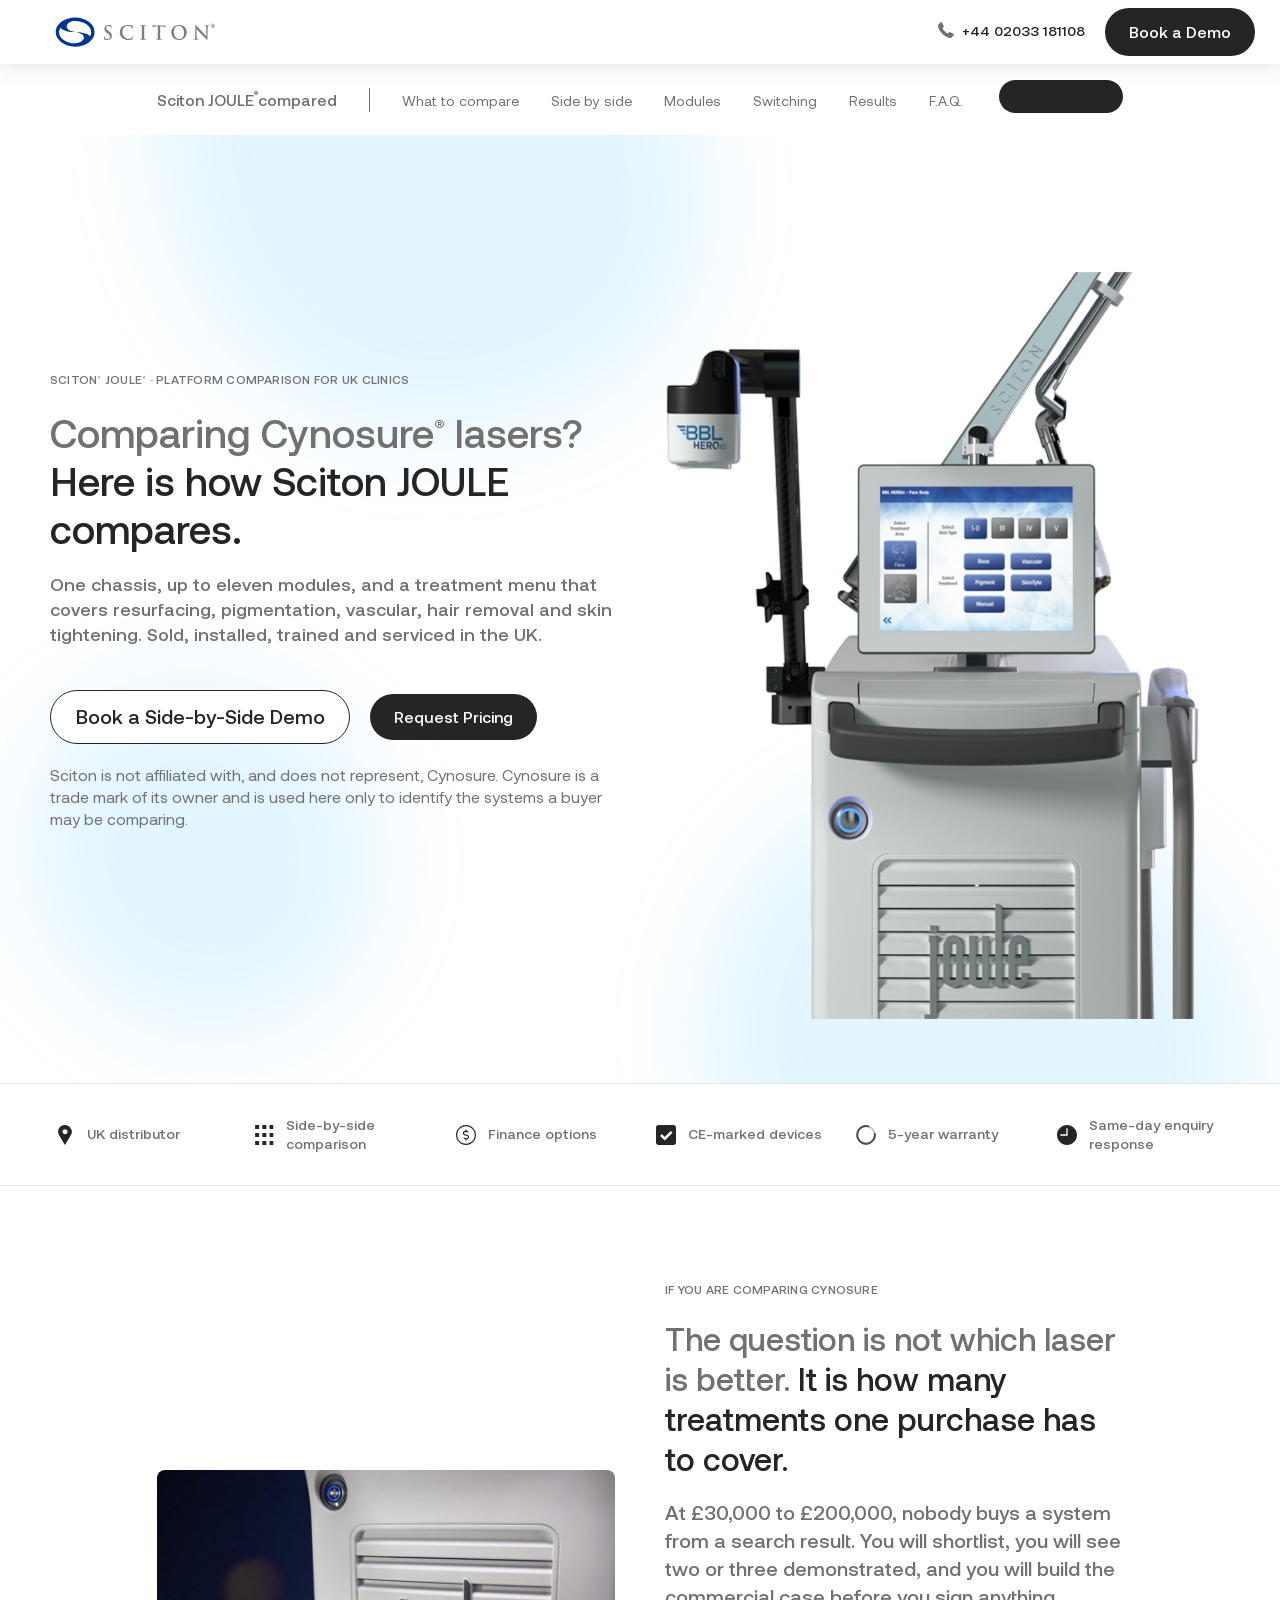
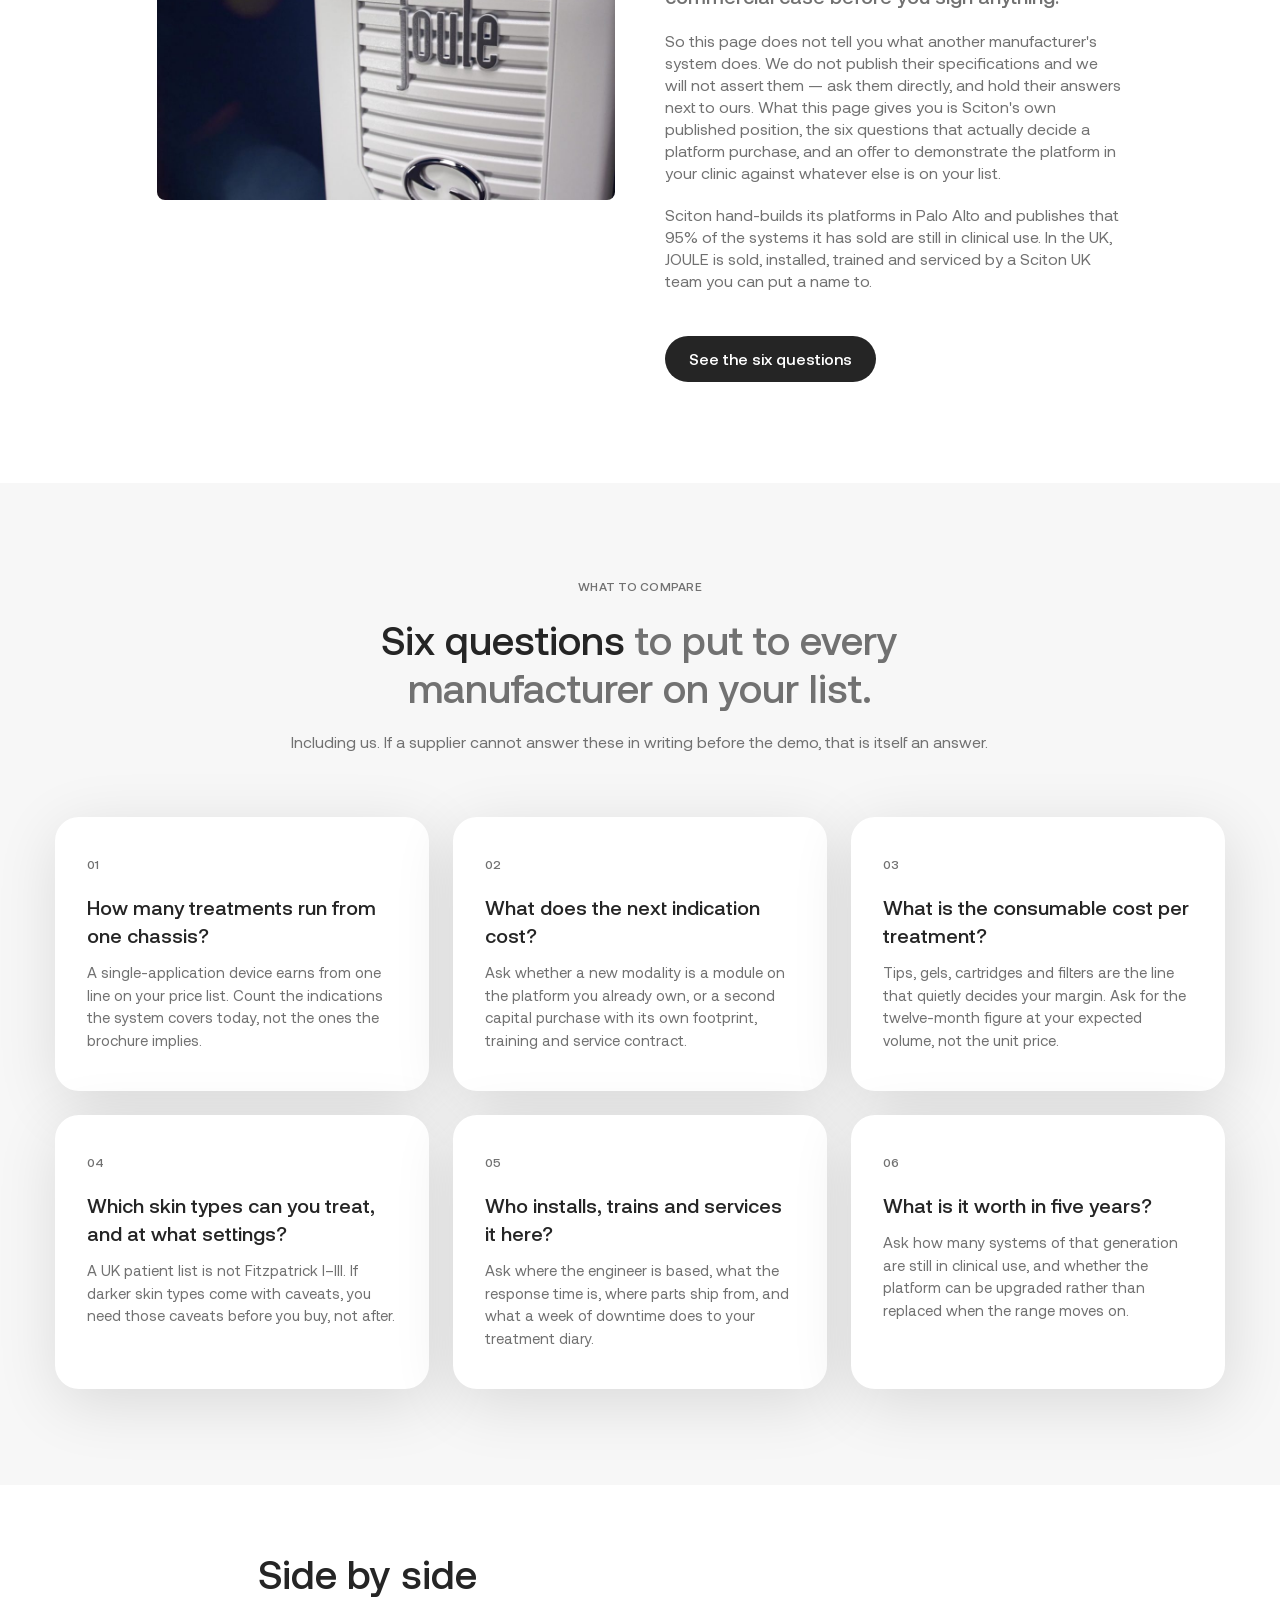
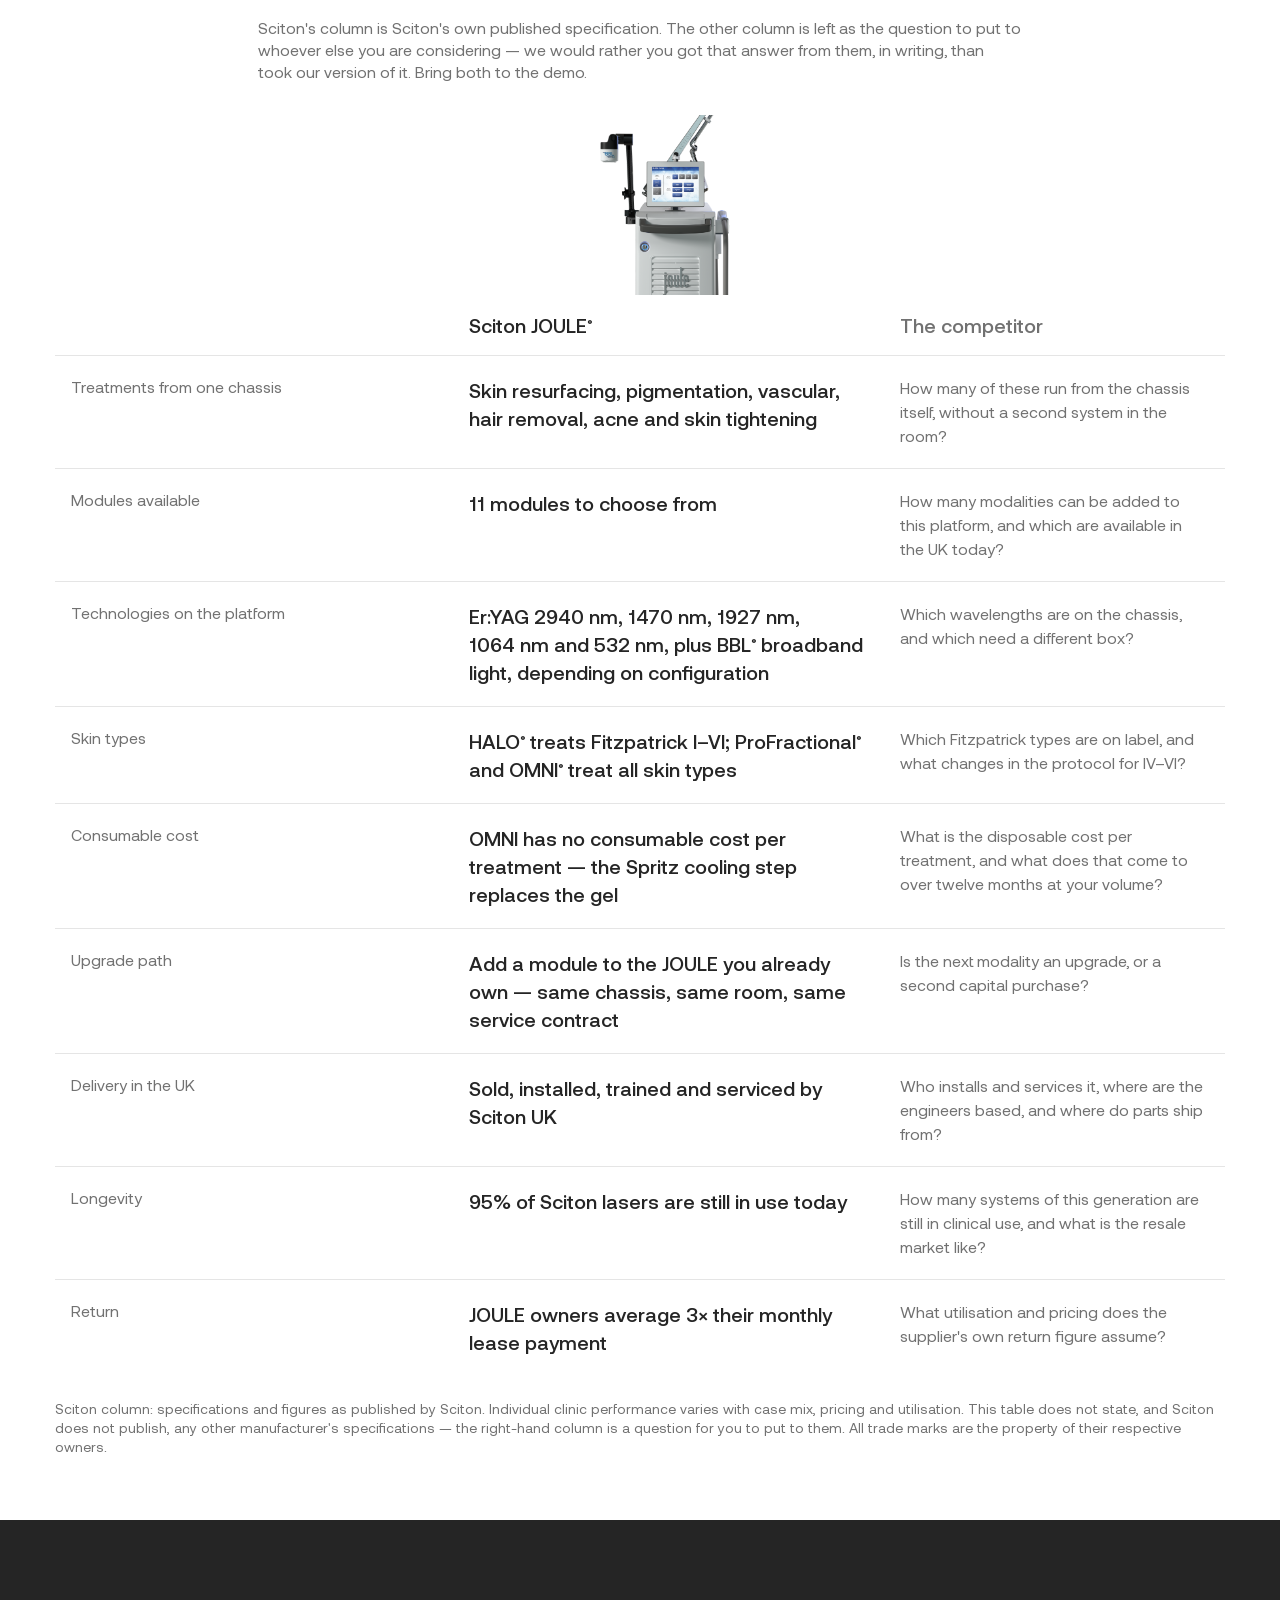
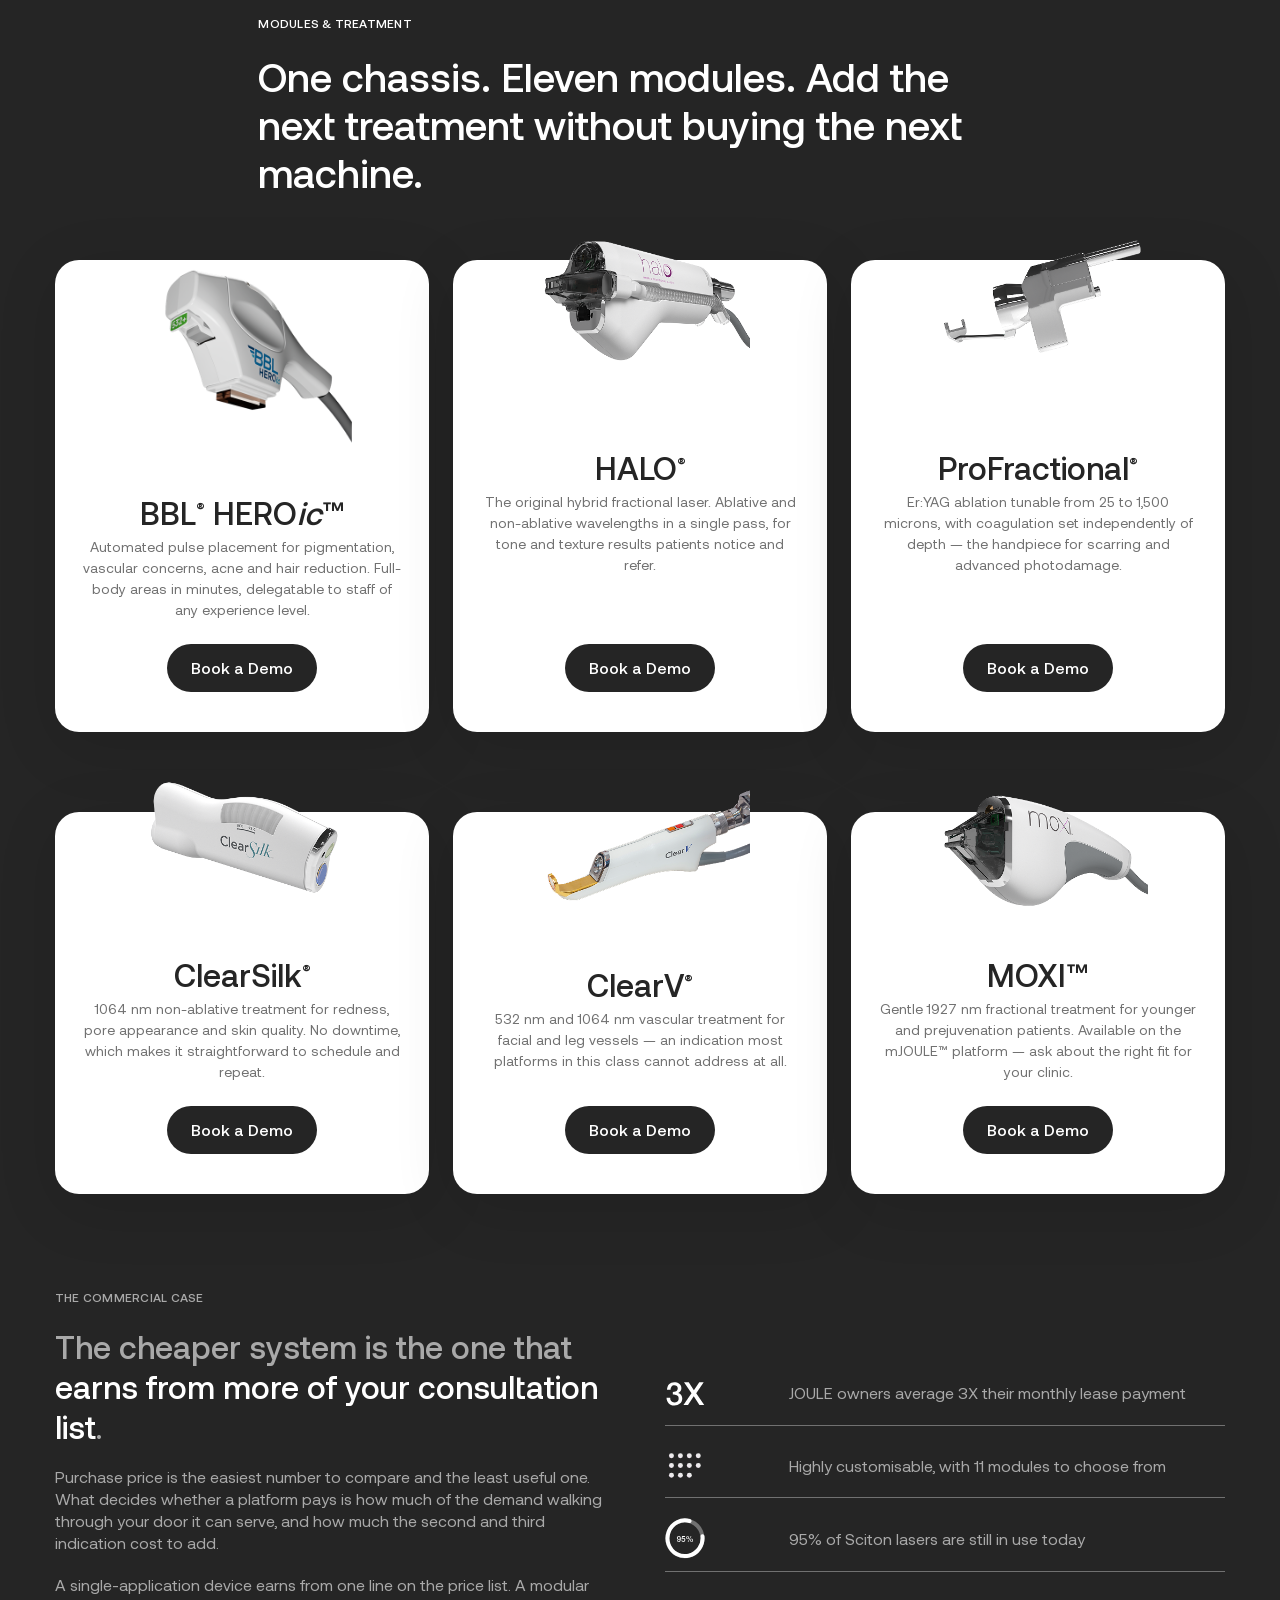
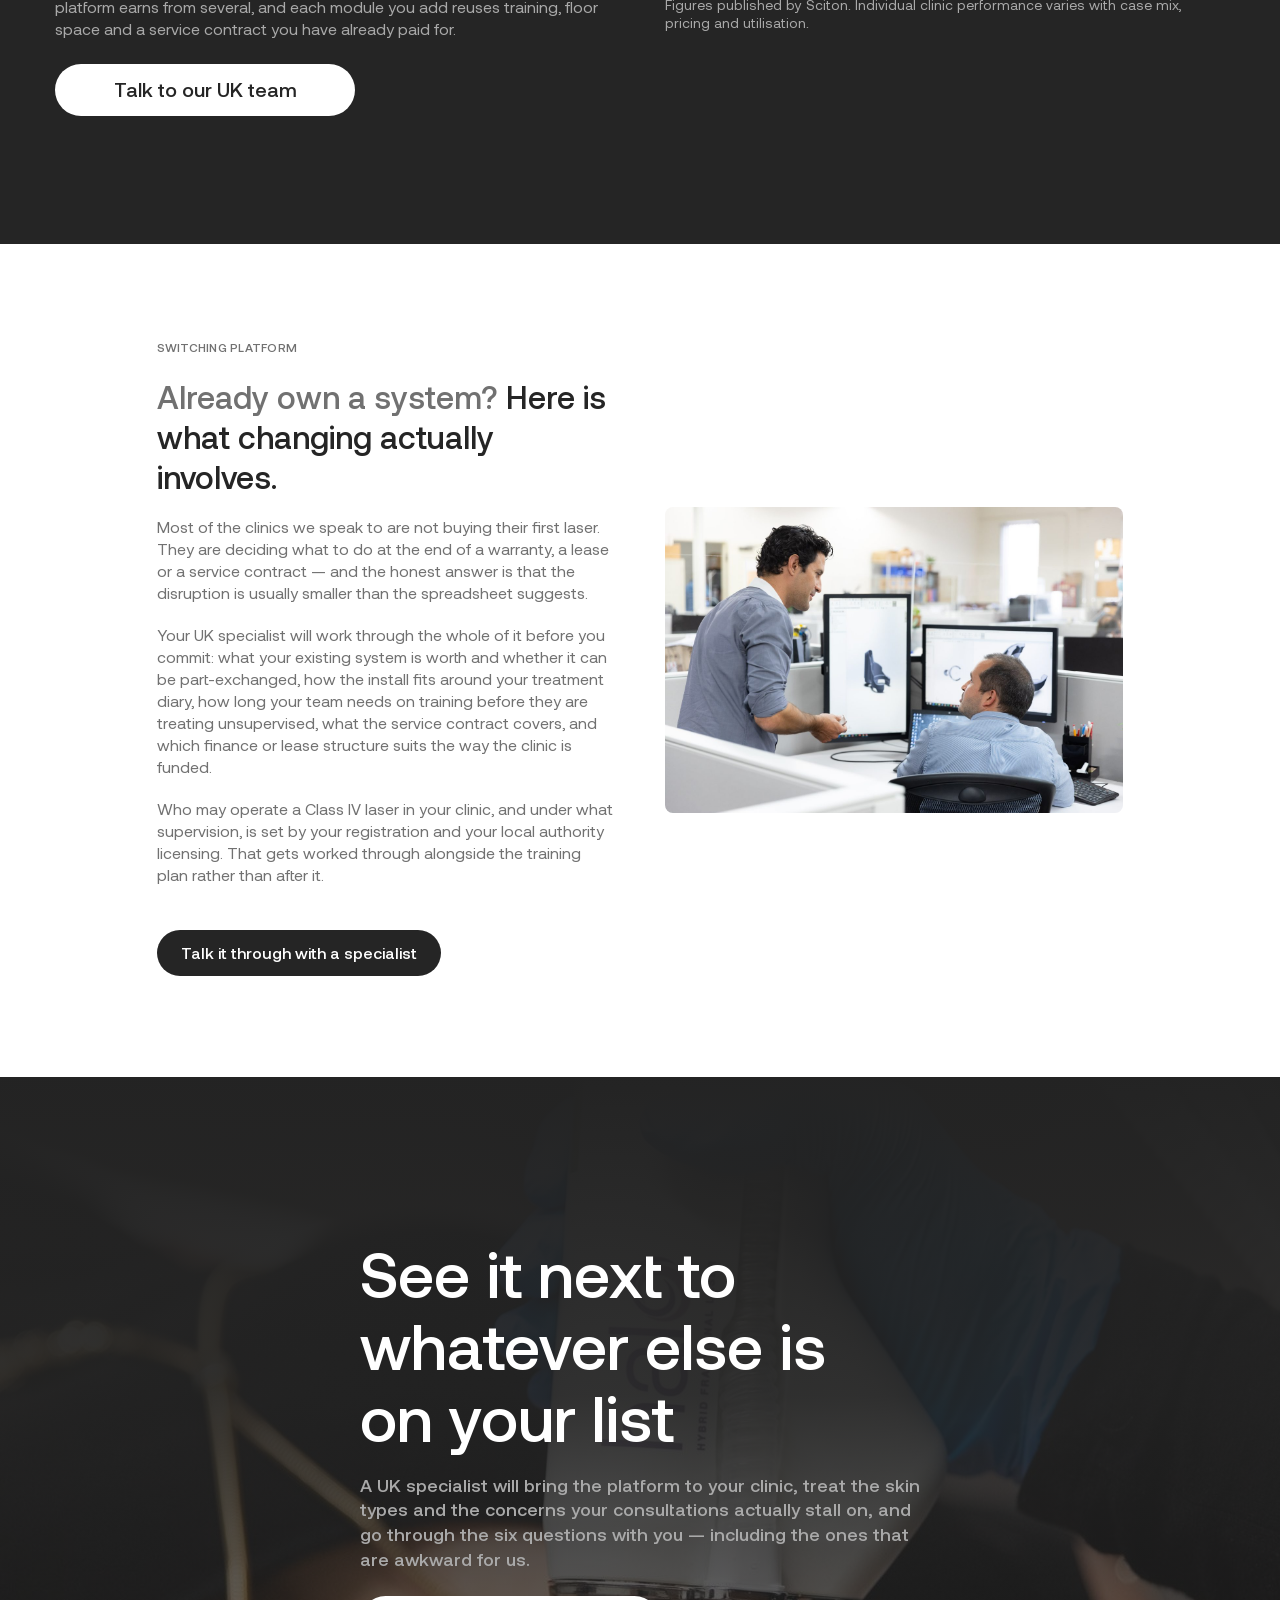
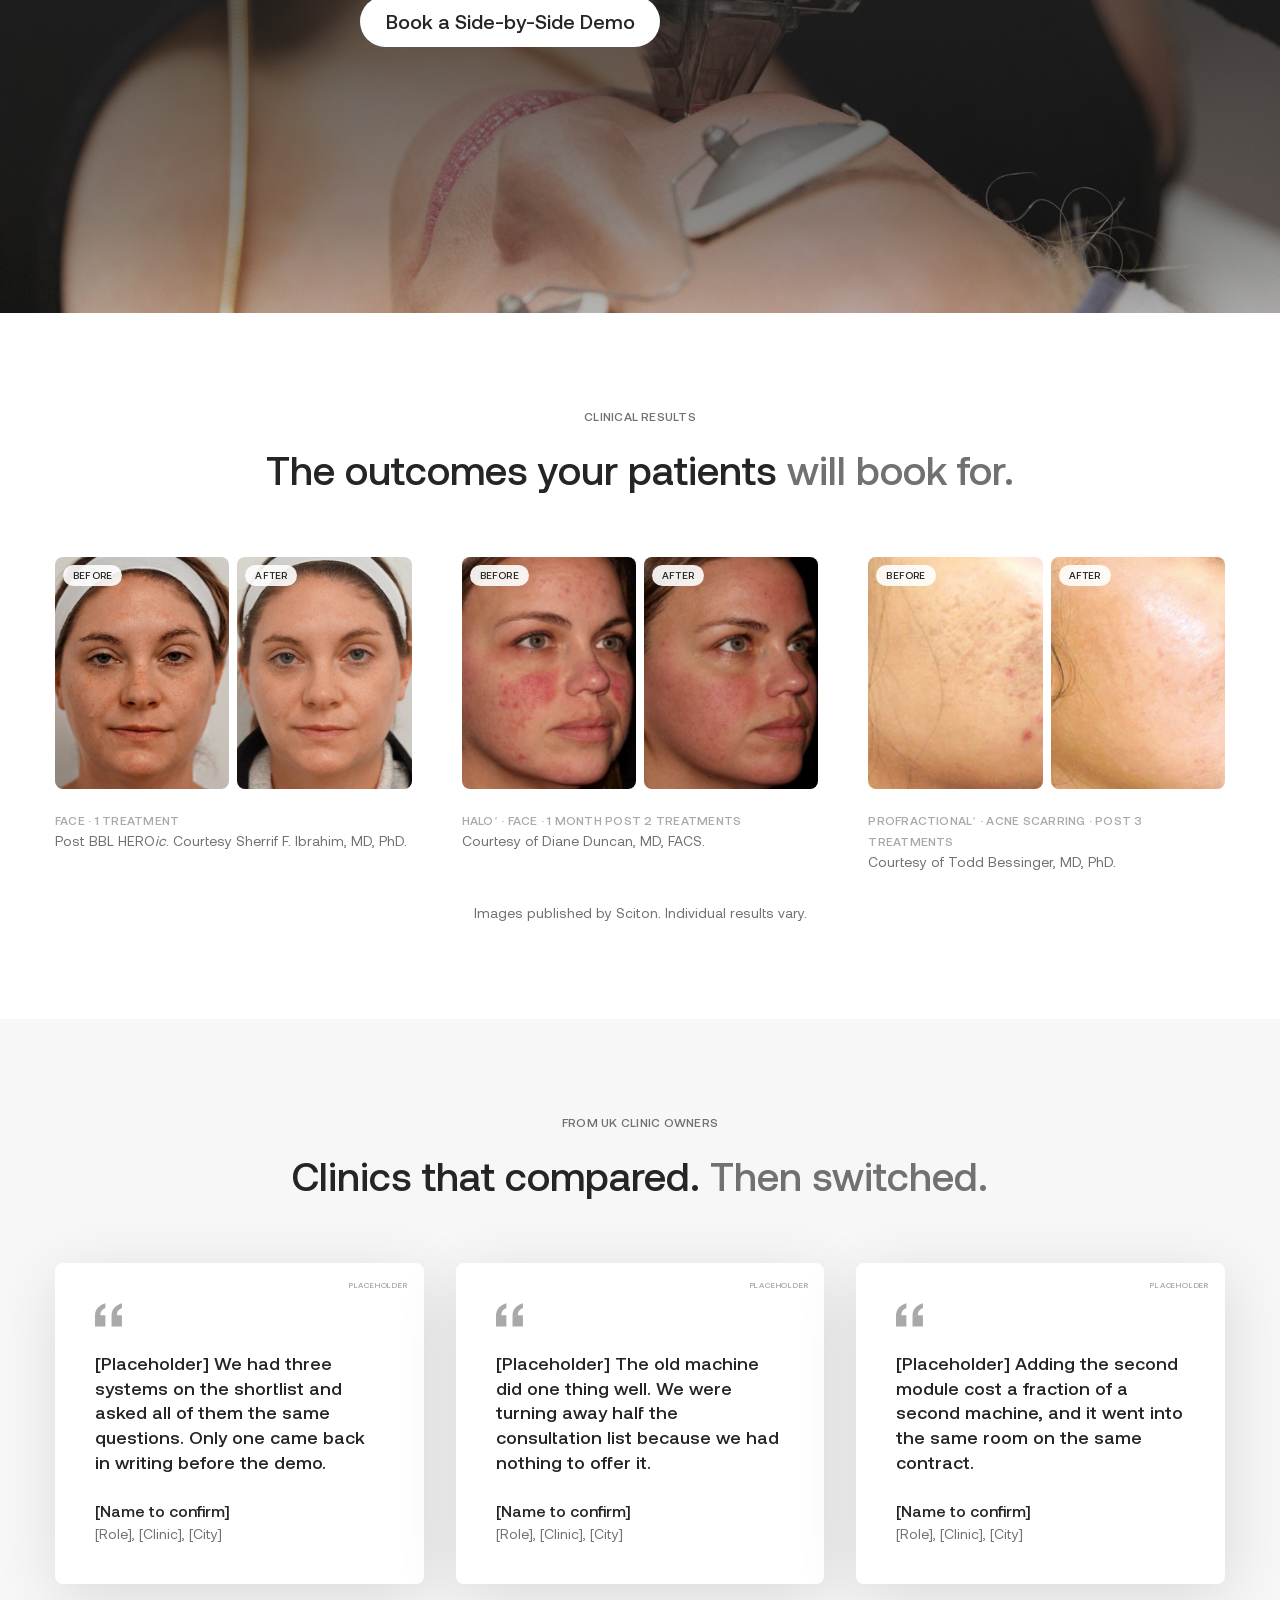
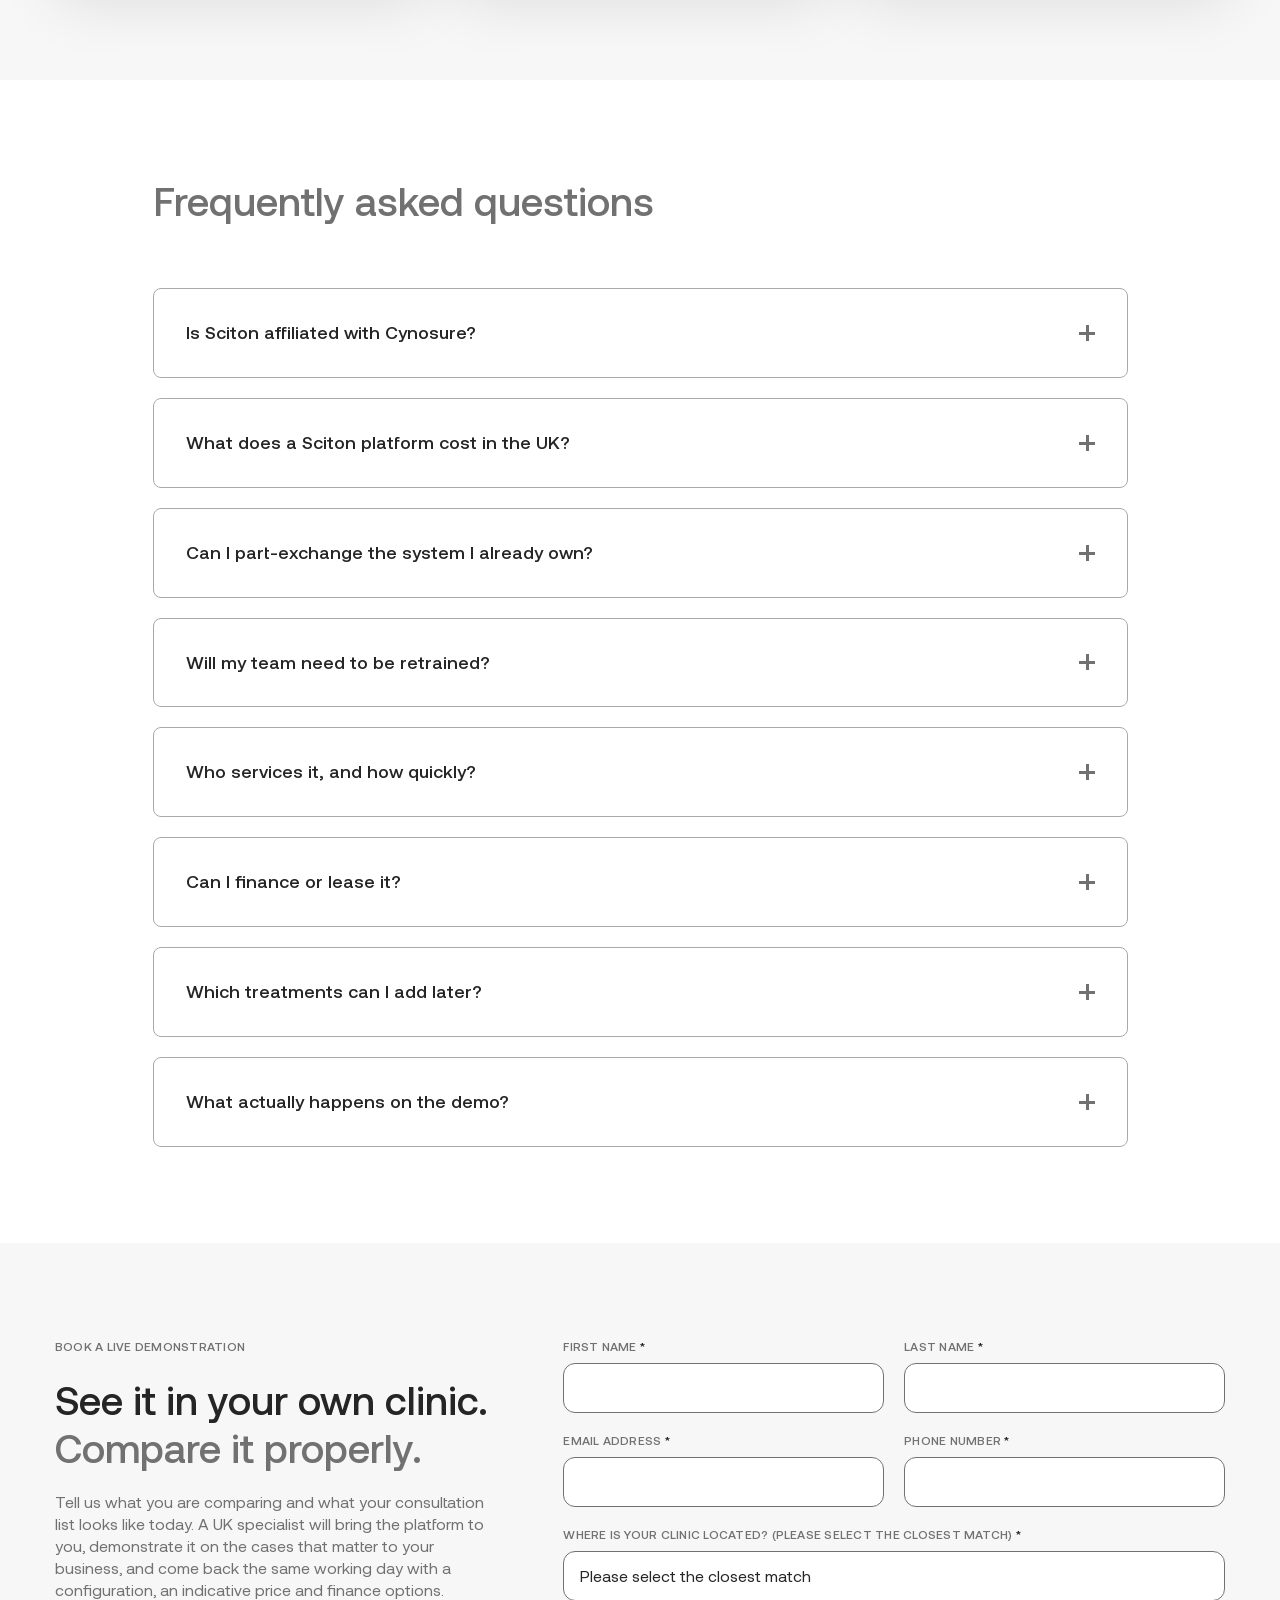
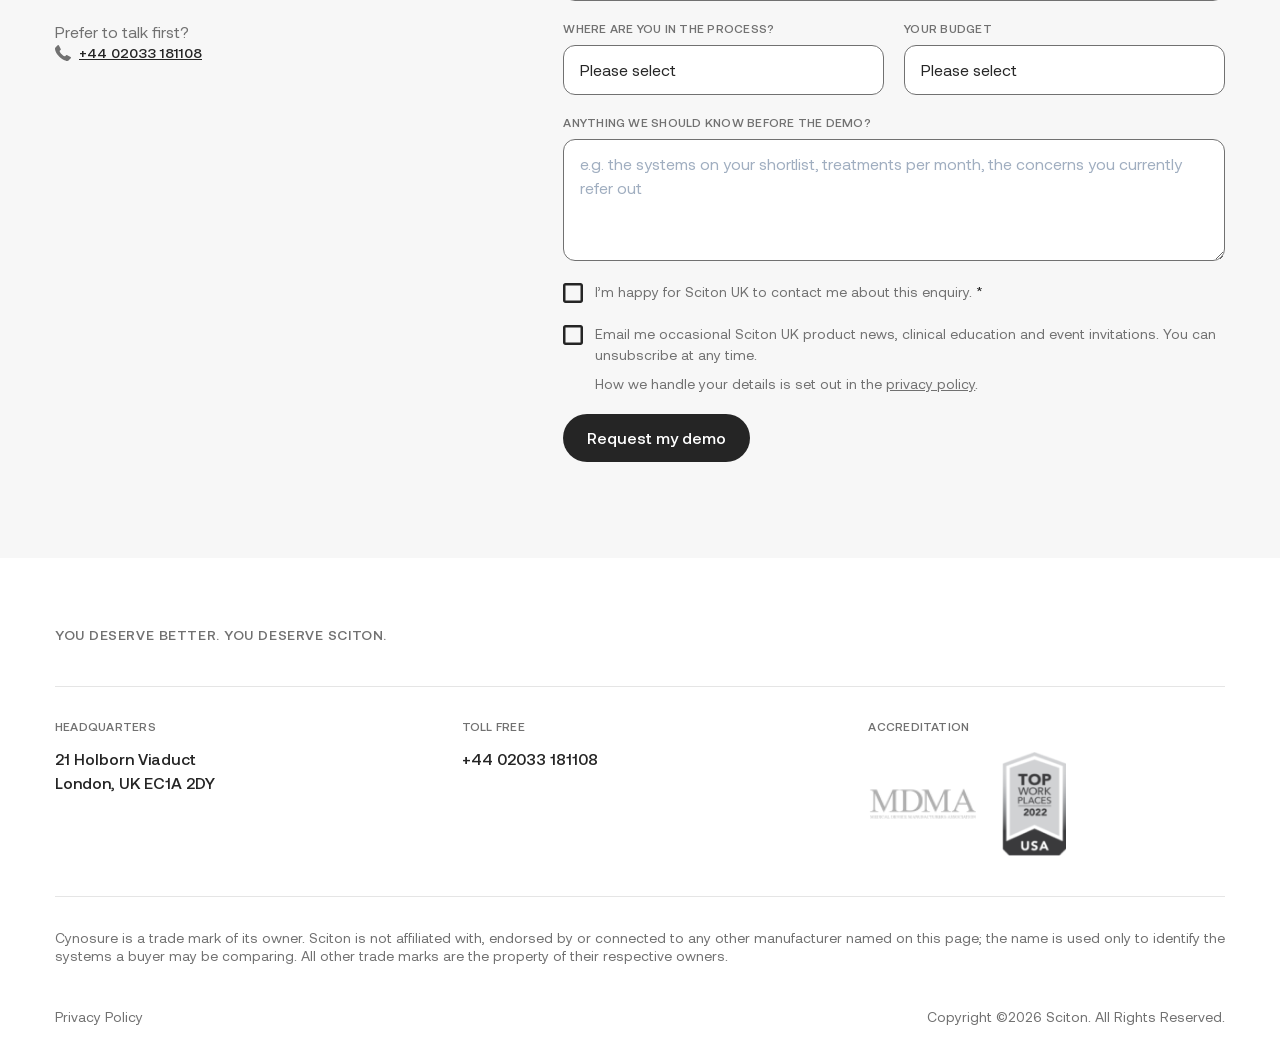
<file: Sciton Landing Pages/c4-competitor-cynosure/index.html>
<!doctype html>
<html lang="en-GB">
<head>
<!-- Google Tag Manager -->
<script>(function(w,d,s,l,i){w[l]=w[l]||[];w[l].push({'gtm.start':
new Date().getTime(),event:'gtm.js'});var f=d.getElementsByTagName(s)[0],
j=d.createElement(s),dl=l!='dataLayer'?'&l='+l:'';j.async=true;j.src=
'https://www.googletagmanager.com/gtm.js?id='+i+dl;f.parentNode.insertBefore(j,f);
})(window,document,'script','dataLayer','GTM-N37FXBXC');</script>
<!-- End Google Tag Manager -->
<meta charset="utf-8">
<meta name="viewport" content="width=device-width, initial-scale=1">
<title>Sciton JOULE&reg; Compared | Aesthetic Laser Platforms UK | Pricing &amp; Demo</title>
<meta name="description" content="Comparing Cynosure lasers? See how the Sciton JOULE platform compares on applications per chassis, upgrade path, consumables and UK service. Six questions to ask any manufacturer, plus a side-by-side demo in your clinic.">
<meta name="robots" content="noindex, nofollow">
<link rel="canonical" href="https://sciton.uk/joule/">
<link rel="icon" href="../assets/img/sciton-logo.svg">

<link rel="preload" href="../assets/fonts/Aeonik-Regular.woff2" as="font" type="font/woff2" crossorigin>
<link rel="preload" href="../assets/fonts/Aeonik-Medium.woff2" as="font" type="font/woff2" crossorigin>
<link rel="stylesheet" href="../assets/css/sciton-theme.css">
<link rel="stylesheet" href="../assets/css/lp.css">
</head>
<body class="page-vs-cynosure">
<!-- Google Tag Manager (noscript) -->
<noscript><iframe src="https://www.googletagmanager.com/ns.html?id=GTM-N37FXBXC"
height="0" width="0" style="display:none;visibility:hidden"></iframe></noscript>
<!-- End Google Tag Manager (noscript) -->

<!-- Icon sprite, inlined as on C1-C3 so the page has no extra request. -->
<svg aria-hidden="true" focusable="false" style="position:absolute;width:0;height:0;overflow:hidden" version="1.1" xmlns="http://www.w3.org/2000/svg" xmlns:xlink="http://www.w3.org/1999/xlink"><defs><symbol id="icon-sciton-mark" viewBox="0 0 32 32">
<title>sciton-mark</title>
<path d="M16.003 3.692c-8.825 0-16.003 5.255-16.003 11.726s7.181 11.74 16.003 11.74c8.822 0 15.997-5.255 15.997-11.729s-7.178-11.738-15.997-11.738zM2.759 15.433c0.012-1.288 0.401-2.546 1.12-3.62 3.154 3.872 11.819 3.476 11.819 3.476s-6.551-0.727-6.59-4.129c-0.028-2.55 2.61-4.243 5.601-4.633 0.28-0.039 0.56-0.066 0.815-0.091 0.16 0 0.319 0 0.479 0 7.301-0.006 13.247 4.030 13.247 8.997-0.008 1.185-0.339 2.345-0.958 3.36-3.299-3.642-11.645-3.266-11.645-3.266s6.553 0.722 6.59 4.121c0.031 2.556-2.61 4.243-5.601 4.638-0.541 0.069-1.064 0.119-1.56 0.147h-0.073c-7.298 0.003-13.244-4.035-13.244-8.999z"></path>
</symbol><symbol id="icon-progress" viewBox="0 0 32 32">
<title>progress</title>
<path fill="none" stroke="#c5c7c6" style="stroke: var(--color1, #c5c7c6)" stroke-linejoin="round" stroke-linecap="round" stroke-miterlimit="4" stroke-width="3.122" d="M16.001 1.79c1.86 0 3.701 0.366 5.419 1.078s3.279 1.755 4.594 3.070c1.315 1.315 2.358 2.876 3.070 4.594s1.078 3.56 1.078 5.419-0.366 3.701-1.078 5.419c-0.712 1.718-1.755 3.279-3.070 4.594s-2.876 2.358-4.594 3.070c-1.718 0.712-3.56 1.078-5.419 1.078s-3.701-0.366-5.419-1.078c-1.718-0.712-3.279-1.755-4.594-3.070s-2.358-2.876-3.070-4.594-1.078-3.559-1.078-5.419c0-1.86 0.366-3.701 1.078-5.419s1.755-3.279 3.070-4.594c1.315-1.315 2.876-2.358 4.594-3.070s3.559-1.078 5.419-1.078v0z"></path>
<path fill="none" stroke="#4d4d4d" style="stroke: var(--color2, #4d4d4d)" stroke-linejoin="round" stroke-linecap="round" stroke-miterlimit="4" stroke-width="3.122" d="M30.208 14.264c0.348 3.435-0.574 6.886-2.59 9.703s-4.989 4.805-8.356 5.59c-3.367 0.784-6.897 0.311-9.924-1.332s-5.341-4.34-6.506-7.584-1.101-6.811 0.18-10.027c1.281-3.216 3.692-5.859 6.776-7.432s6.666-1.843 10.004-0.981"></path>
</symbol><symbol id="icon-clock" viewBox="0 0 32 32">
      <title>clock</title>
      <path class="path1" d="M16 0c-8.837 0-16 7.163-16 16s7.163 16 16 16 16-7.163 16-16-7.163-16-16-16zM17.055 17.057l-11.747-0.020 0.004-2.11 9.633 0.016v-9.633h2.11v11.747z"></path>
    </symbol><symbol id="icon-location" viewBox="0 0 32 32">
      <title>location</title>
      <path class="path1" d="M26.501 7.964c-0.114-0.427-0.345-0.882-0.516-1.28-2.048-4.921-6.522-6.684-10.134-6.684-4.836 0-10.162 3.243-10.873 9.927v1.366c0 0.057 0.020 0.569 0.048 0.825 0.399 3.185 2.912 6.571 4.789 9.756 2.020 3.413 4.115 6.77 6.192 10.126 1.28-2.19 2.556-4.409 3.807-6.542 0.341-0.626 0.737-1.252 1.078-1.849 0.227-0.398 0.662-0.796 0.861-1.166 2.020-3.698 5.27-7.424 5.27-11.093v-1.507c0-0.398-0.493-1.792-0.521-1.877zM15.94 14.82c-1.422 0-2.978-0.711-3.746-2.674-0.114-0.312-0.105-0.939-0.105-0.996v-0.882c0-2.502 2.125-3.64 3.973-3.64 2.276 0 4.036 1.821 4.036 4.096s-1.883 4.096-4.158 4.096z"></path>
    </symbol><symbol id="icon-phone" viewBox="0 0 32 32">
      <title>phone</title>
      <path class="path1" d="M31.985 25.248c0.068 0.52-0.090 0.971-0.474 1.355l-4.506 4.471c-0.203 0.226-0.469 0.418-0.796 0.576s-0.649 0.26-0.965 0.305c-0.023 0-0.090 0.006-0.203 0.017s-0.26 0.017-0.44 0.017c-0.429 0-1.124-0.073-2.084-0.22s-2.134-0.508-3.523-1.084c-1.389-0.576-2.964-1.44-4.726-2.592s-3.636-2.733-5.623-4.743c-1.581-1.558-2.891-3.049-3.93-4.472s-1.874-2.738-2.507-3.947c-0.632-1.208-1.107-2.304-1.423-3.286s-0.531-1.829-0.644-2.541-0.158-1.27-0.136-1.677c0.023-0.407 0.034-0.632 0.034-0.678 0.045-0.316 0.147-0.638 0.305-0.965s0.35-0.593 0.576-0.796l4.506-4.506c0.316-0.316 0.678-0.474 1.084-0.474 0.294 0 0.553 0.085 0.779 0.254s0.418 0.378 0.576 0.627l3.625 6.877c0.203 0.361 0.26 0.757 0.169 1.186s-0.282 0.79-0.576 1.084l-1.66 1.66c-0.045 0.045-0.085 0.119-0.119 0.22s-0.051 0.186-0.051 0.254c0.090 0.474 0.294 1.016 0.61 1.626 0.271 0.542 0.689 1.203 1.253 1.982s1.366 1.677 2.405 2.693c1.016 1.039 1.92 1.846 2.71 2.422s1.451 0.999 1.982 1.27 0.937 0.435 1.22 0.491l0.423 0.085c0.045 0 0.119-0.017 0.22-0.051s0.175-0.073 0.22-0.119l1.931-1.965c0.407-0.361 0.881-0.542 1.423-0.542 0.384 0 0.689 0.068 0.915 0.203h0.034l6.538 3.862c0.474 0.294 0.757 0.666 0.847 1.118z"></path>
    </symbol><symbol id="icon-play" viewBox="0 0 32 32">
<title>play</title>
<path d="M2.667 0.001v32l26.667-16-26.667-16z"></path>
</symbol><symbol id="icon-chevron-down" viewBox="0 0 32 32">
<title>chevron-down</title>
<path d="M27.68 9.319c-0.426-0.426-1.117-0.426-1.543 0l-10.137 10.138-10.138-10.138c-0.426-0.426-1.117-0.426-1.543 0s-0.426 1.117 0 1.543l10.909 10.909c0.205 0.205 0.482 0.32 0.771 0.32s0.567-0.115 0.771-0.32l10.909-10.909c0.426-0.426 0.426-1.117 0-1.543z"></path>
</symbol><symbol id="icon-chevron-left" viewBox="0 0 32 32">
<title>chevron-left</title>
<path d="M11.634 16l10.138-10.138c0.426-0.426 0.426-1.117 0-1.543s-1.117-0.426-1.543 0l-10.909 10.909c-0.205 0.204-0.32 0.482-0.32 0.771s0.115 0.567 0.32 0.771l10.909 10.909c0.213 0.213 0.492 0.32 0.771 0.32s0.558-0.106 0.771-0.32c0.426-0.426 0.426-1.117 0-1.543l-10.138-10.137z"></path>
</symbol><symbol id="icon-chevron-right" viewBox="0 0 32 32">
<title>chevron-right</title>
<path d="M21.771 15.228l-10.909-10.909c-0.426-0.426-1.117-0.426-1.543 0s-0.426 1.117 0 1.543l10.138 10.137-10.138 10.138c-0.426 0.426-0.426 1.117 0 1.543 0.213 0.213 0.492 0.32 0.771 0.32s0.558-0.107 0.771-0.32l10.909-10.909c0.205-0.205 0.32-0.482 0.32-0.771s-0.115-0.567-0.32-0.771z"></path>
</symbol><symbol id="icon-chevron-up" viewBox="0 0 32 32">
<title>chevron-up</title>
<path d="M27.68 20.228l-10.909-10.909c-0.204-0.205-0.482-0.319-0.771-0.319s-0.567 0.115-0.771 0.32l-10.909 10.909c-0.426 0.426-0.426 1.117 0 1.543s1.117 0.426 1.543 0l10.137-10.138 10.138 10.138c0.213 0.213 0.492 0.32 0.771 0.32s0.558-0.107 0.771-0.32c0.426-0.426 0.426-1.117-0-1.543z"></path>
</symbol><symbol id="icon-facebook" viewBox="0 0 19 32">
      <title>facebook</title>
      <path class="path1" d="M17.125 0.214v4.714h-2.804q-1.536 0-2.071 0.643t-0.536 1.929v3.375h5.232l-0.696 5.286h-4.536v13.554h-5.464v-13.554h-4.554v-5.286h4.554v-3.893q0-3.321 1.857-5.152t4.946-1.83q2.625 0 4.071 0.214z"></path>
    </symbol><symbol id="icon-vimeo" viewBox="0 0 32 32">
<title>vimeo</title>
<path d="M31.988 8.563c-0.144 3.113-2.319 7.381-6.525 12.794-4.35 5.65-8.031 8.481-11.044 8.481-1.863 0-3.444-1.719-4.731-5.163-0.863-3.156-1.719-6.313-2.581-9.469-0.956-3.444-1.981-5.162-3.081-5.162-0.237 0-1.075 0.506-2.513 1.506l-1.506-1.938c1.581-1.387 3.138-2.775 4.669-4.162 2.106-1.819 3.688-2.775 4.744-2.875 2.487-0.237 4.025 1.463 4.6 5.106 0.619 3.931 1.050 6.375 1.294 7.331 0.719 3.263 1.506 4.894 2.369 4.894 0.669 0 1.675-1.056 3.019-3.175 1.337-2.113 2.056-3.725 2.156-4.831 0.194-1.825-0.525-2.744-2.156-2.744-0.769 0-1.556 0.175-2.369 0.525 1.575-5.15 4.575-7.65 9.012-7.506 3.281 0.087 4.831 2.219 4.644 6.388z"></path>
</symbol><symbol id="icon-instagram" viewBox="0 0 27 32">
      <title>instagram</title>
      <path class="path1" d="M18.286 16q0-1.893-1.339-3.232t-3.232-1.339-3.232 1.339-1.339 3.232 1.339 3.232 3.232 1.339 3.232-1.339 1.339-3.232zM20.75 16q0 2.929-2.054 4.982t-4.982 2.054-4.982-2.054-2.054-4.982 2.054-4.982 4.982-2.054 4.982 2.054 2.054 4.982zM22.679 8.679q0 0.679-0.482 1.161t-1.161 0.482-1.161-0.482-0.482-1.161 0.482-1.161 1.161-0.482 1.161 0.482 0.482 1.161zM13.714 4.75q-0.125 0-1.366-0.009t-1.884 0-1.723 0.054-1.839 0.179-1.277 0.33q-0.893 0.357-1.571 1.036t-1.036 1.571q-0.196 0.518-0.33 1.277t-0.179 1.839-0.054 1.723 0 1.884 0.009 1.366-0.009 1.366 0 1.884 0.054 1.723 0.179 1.839 0.33 1.277q0.357 0.893 1.036 1.571t1.571 1.036q0.518 0.196 1.277 0.33t1.839 0.179 1.723 0.054 1.884 0 1.366-0.009 1.366 0.009 1.884 0 1.723-0.054 1.839-0.179 1.277-0.33q0.893-0.357 1.571-1.036t1.036-1.571q0.196-0.518 0.33-1.277t0.179-1.839 0.054-1.723 0-1.884-0.009-1.366 0.009-1.366 0-1.884-0.054-1.723-0.179-1.839-0.33-1.277q-0.357-0.893-1.036-1.571t-1.571-1.036q-0.518-0.196-1.277-0.33t-1.839-0.179-1.723-0.054-1.884 0-1.366 0.009zM27.429 16q0 4.089-0.089 5.661-0.179 3.714-2.214 5.75t-5.75 2.214q-1.571 0.089-5.661 0.089t-5.661-0.089q-3.714-0.179-5.75-2.214t-2.214-5.75q-0.089-1.571-0.089-5.661t0.089-5.661q0.179-3.714 2.214-5.75t5.75-2.214q1.571-0.089 5.661-0.089t5.661 0.089q3.714 0.179 5.75 2.214t2.214 5.75q0.089 1.571 0.089 5.661z"></path>
    </symbol><symbol id="icon-youtube" viewBox="0 0 32 32">
    <title>youtube</title>
    <path d="M28.091 13.733l-21.294-13.417c-0.63-0.375-1.411-0.312-2.002-0.312-2.361 0-2.351 1.823-2.351 2.285v27.422c0 0.39-0.010 2.285 2.351 2.285 0.59 0 1.372 0.062 2.002-0.312l21.294-13.416c1.748-1.040 1.446-2.267 1.446-2.267s0.302-1.227-1.446-2.267z"></path>
    </symbol><symbol id="icon-linkedin" viewBox="0 0 32 32">
    <title>linkedin</title>
    <path d="M12 12h5.535v2.837h0.079c0.77-1.381 2.655-2.837 5.464-2.837 5.842 0 6.922 3.637 6.922 8.367v9.633h-5.769v-8.54c0-2.037-0.042-4.657-3.001-4.657-3.005 0-3.463 2.218-3.463 4.509v8.688h-5.767v-18z"></path>
    <path d="M2 12h6v18h-6v-18z"></path>
    <path d="M8 7c0 1.657-1.343 3-3 3s-3-1.343-3-3c0-1.657 1.343-3 3-3s3 1.343 3 3z"></path>
    </symbol><symbol id="icon-checkbox" viewBox="0 0 32 32">
      <title>checkbox</title>
      <path d="M28 0h-24c-2.2 0-4 1.8-4 4v24c0 2.2 1.8 4 4 4h24c2.2 0 4-1.8 4-4v-24c0-2.2-1.8-4-4-4zM28 28h-24v-24h24v24z"></path>
    </symbol><symbol id="icon-checkbox-checked" viewBox="0 0 32 32">
      <title>checkbox-checked</title>
      <path d="M28 0h-24c-2.2 0-4 1.8-4 4v24c0 2.2 1.8 4 4 4h24c2.2 0 4-1.8 4-4v-24c0-2.2-1.8-4-4-4zM14 24.828l-7.414-7.414 2.828-2.828 4.586 4.586 9.586-9.586 2.828 2.828-12.414 12.414z"></path>
    </symbol><symbol id="icon-left-arrow" viewBox="0 0 46 32">
<title>left-arrow</title>
<path d="M15.111 1.043c0.628-0.628 1.618-0.628 2.246 0 0.607 0.607 0.607 1.618 0 2.223l-11.388 11.388h37.579c0.876 0 1.595 0.696 1.595 1.572s-0.719 1.595-1.595 1.595h-37.579l11.388 11.367c0.607 0.629 0.607 1.64 0 2.246-0.628 0.628-1.618 0.628-2.246 0l-14.084-14.084c-0.607-0.607-0.607-1.618 0-2.223l14.084-14.084z"></path>
</symbol><symbol id="icon-right-arrow" viewBox="0 0 48 32">
<title>right-arrow</title>
<path d="M31.514 1.458c-0.59-0.611-1.573-0.611-2.184 0-0.59 0.59-0.59 1.573 0 2.162l11.074 11.073h-36.541c-0.852 0.001-1.529 0.678-1.529 1.53s0.677 1.551 1.529 1.551h36.541l-11.074 11.053c-0.59 0.611-0.59 1.595 0 2.184 0.611 0.611 1.595 0.611 2.184 0l13.695-13.695c0.611-0.59 0.611-1.573 0-2.162l-13.695-13.696z"></path>
</symbol><symbol id="icon-down-arrow" viewBox="0 0 22 32">
<title>down-arrow</title>
<path d="M21.67 21.41c0.44-0.425 0.44-1.132 0-1.572-0.425-0.425-1.132-0.425-1.556 0l-7.973 7.973v-26.309c-0.001-0.613-0.488-1.101-1.102-1.101s-1.117 0.487-1.117 1.101v26.309l-7.958-7.973c-0.44-0.425-1.148-0.425-1.572 0-0.44 0.44-0.44 1.148 0 1.572l9.86 9.86c0.425 0.44 1.132 0.44 1.557 0l9.861-9.86z"></path>
</symbol><symbol id="icon-quotes" viewBox="0 0 37 32">
<title>quotes</title>
<path d="M36.379 6.512c-2.246 0.823-3.967 2.096-5.165 3.818-1.123 1.722-1.684 3.78-1.684 6.175h6.849v15.158h-14.035v-15.158c0-2.096 0.374-4.042 1.123-5.839s1.759-3.368 3.032-4.716c1.273-1.422 2.732-2.62 4.379-3.593 1.722-0.973 3.556-1.759 5.502-2.358v6.512zM14.035 6.512c-2.246 0.823-3.967 2.096-5.165 3.818-1.123 1.722-1.684 3.78-1.684 6.175h6.849v15.158h-14.035v-15.158c0-2.096 0.374-4.042 1.123-5.839s1.759-3.368 3.032-4.716c1.273-1.422 2.732-2.62 4.379-3.593 1.722-0.973 3.556-1.759 5.502-2.358v6.512z"></path>
</symbol><symbol id="icon-quotations" viewBox="0 0 32 32">
    <path fill="#a9a9a9" style="fill: var(--color1, #a9a9a9)" opacity="0.2" d="M32 7.994c-1.975 0.707-3.49 1.8-4.543 3.279-0.988 1.479-1.482 3.247-1.482 5.305h6.025v13.021h-12.346v-13.021c0-1.8 0.329-3.472 0.988-5.016s1.547-2.894 2.667-4.051c1.119-1.222 2.403-2.251 3.852-3.087 1.514-0.836 3.128-1.511 4.84-2.026v5.594zM12.346 7.994c-1.975 0.707-3.49 1.8-4.543 3.279-0.988 1.479-1.481 3.247-1.481 5.305h6.025v13.021h-12.346v-13.021c0-1.8 0.329-3.472 0.988-5.016s1.547-2.894 2.667-4.051c1.119-1.222 2.403-2.251 3.852-3.087 1.514-0.836 3.128-1.511 4.84-2.026v5.594z"></path>
    </symbol><symbol id="icon-plus" viewBox="0 0 32 32">
<title>plus</title>
<path d="M0 14h32v6h-32v-6z"></path>
<path d="M12 32v-32h6v32h-6z"></path>
</symbol><symbol id="icon-minus" viewBox="0 0 32 32">
<title>minus</title>
<path d="M0 19.2v-6.4h32v6.4h-32z"></path>
</symbol><symbol id="icon-send" viewBox="0 0 24 24">
      <title>send</title>
      <path d="M2.016 21v-6.984l15-2.016-15-2.016v-6.984l21 9z"></path>
    </symbol><symbol id="icon-calendar" viewBox="0 0 32 32">
<title>calendar</title>
<path d="M0.936 24.438h24.501c0.22 0 0.432-0.077 0.601-0.217 0.235-0.197 5.604-4.815 5.931-14.784h-26.314c-0.326 9.049-5.27 13.302-5.321 13.344-0.301 0.255-0.412 0.67-0.277 1.040s0.485 0.616 0.879 0.616z"></path>
<path d="M31.062 3.812h-4.688v-0.938c0-0.525-0.413-0.938-0.938-0.938s-0.938 0.413-0.938 0.938v0.938h-4.75v-0.938c0-0.525-0.413-0.938-0.938-0.938s-0.938 0.413-0.938 0.938v0.938h-4.688v-0.938c0-0.525-0.413-0.938-0.938-0.938s-0.938 0.413-0.938 0.938v0.938h-4.688c-0.525 0-0.938 0.413-0.938 0.938v2.813h26.314v-2.813c0-0.525-0.413-0.938-0.938-0.938z"></path>
<path d="M27.242 25.658c-0.509 0.424-1.148 0.655-1.805 0.655h-19.751v2.813c0 0.518 0.419 0.938 0.938 0.938h24.439c0.518 0 0.938-0.419 0.938-0.938v-10.51c-1.808 4.435-4.33 6.684-4.758 7.042z"></path>
</symbol><symbol id="icon-dollar-circle" viewBox="0 0 32 32">
<title>dollar-circle</title>
<path d="M16 0c-8.822 0-16 7.178-16 16s7.178 16 16 16 16-7.178 16-16-7.178-16-16-16zM16 30c-7.72 0-14-6.28-14-14s6.28-14 14-14 14 6.28 14 14-6.28 14-14 14z"></path>
<path d="M16 15c-1.626 0-3-0.916-3-2s1.374-2 3-2c0.92 0 1.772 0.288 2.336 0.788 0.412 0.366 1.042 0.332 1.412-0.084 0.368-0.412 0.33-1.044-0.084-1.412-0.7-0.622-1.64-1.042-2.664-1.208v-1.084c0-0.552-0.448-1-1-1s-1 0.448-1 1v1.080c-2.28 0.372-4 1.988-4 3.92 0 2.206 2.244 4 5 4 1.626 0 3 0.916 3 2s-1.374 2-3 2c-0.92 0-1.772-0.288-2.336-0.788-0.412-0.368-1.044-0.332-1.412 0.084-0.368 0.412-0.33 1.044 0.084 1.412 0.7 0.624 1.64 1.042 2.664 1.21v1.082c0 0.552 0.448 1 1 1s1-0.448 1-1v-1.080c2.28-0.372 4-1.988 4-3.92 0-2.206-2.244-4-5-4z"></path>
</symbol><symbol id="icon-wave" viewBox="0 0 32 32">
<title>wave</title>
<path d="M30.039 17.309c0.591-0.59 0.917-1.375 0.918-2.21s-0.325-1.621-0.915-2.212c-0.301-0.301-0.649-0.527-1.021-0.679l1.283-1.278c0.593-0.59 0.92-1.375 0.921-2.211s-0.324-1.622-0.915-2.214l-0.033-0.033c-0.456-0.456-1.020-0.742-1.611-0.856 0.036-0.19 0.055-0.385 0.055-0.582 0.001-0.836-0.324-1.622-0.915-2.213l-0.041-0.041c-0.59-0.59-1.375-0.915-2.21-0.915-0.564 0-1.104 0.149-1.578 0.427-0.154-0.418-0.398-0.8-0.721-1.124l-0.027-0.027c-1.218-1.218-3.201-1.218-4.42 0l-8.351 8.352 1.037-4.284c0.41-1.693-0.515-3.419-2.151-4.015-0.921-0.336-1.943-0.259-2.803 0.209s-1.48 1.285-1.698 2.241l-0.142 0.623c-0.68 2.98-1.805 5.975-3.343 8.902-1.152 2.193-1.591 4.757-1.236 7.22 0.368 2.549 1.527 4.861 3.353 6.687 2.241 2.241 5.22 3.475 8.389 3.475h0.008c3.172-0.002 6.153-1.24 8.393-3.486l2.391-2.397 7.384-7.357zM18.905 25.707c-1.878 1.883-4.376 2.92-7.035 2.922h-0.007c-2.656 0-5.153-1.034-7.032-2.913-1.53-1.53-2.502-3.468-2.81-5.603-0.298-2.066 0.070-4.216 1.035-6.053 1.615-3.073 2.798-6.225 3.515-9.367l0.142-0.623c0.097-0.425 0.361-0.773 0.744-0.981s0.819-0.241 1.228-0.092c0.717 0.261 1.122 1.017 0.942 1.758l-1.842 7.606c-0.218 0.784 0.792 1.657 1.612 0.905l10.768-10.768c0.47-0.47 1.234-0.47 1.703-0.001l0.027 0.027c0.227 0.228 0.353 0.53 0.353 0.852s-0.125 0.624-0.353 0.852c-1.753 1.753-4.897 4.896-6.617 6.617-0.375 0.375-0.375 0.983 0 1.358s0.983 0.375 1.358 0c1.063-1.063 7.17-7.17 8.065-8.065 0.227-0.228 0.53-0.353 0.852-0.353s0.624 0.125 0.852 0.353l0.041 0.041c0.228 0.228 0.353 0.531 0.353 0.853s-0.126 0.625-0.355 0.853c-2.408 2.398-5.701 5.677-8.084 8.052-0.376 0.374-0.377 0.982-0.003 1.358 0.188 0.188 0.434 0.283 0.68 0.283 0.245 0 0.49-0.093 0.678-0.28 1.602-1.596 5.968-5.944 7.501-7.469 0.47-0.467 1.233-0.466 1.702 0.002l0.033 0.033c0.228 0.228 0.353 0.531 0.353 0.853s-0.126 0.625-0.355 0.853c-2.335 2.326-6.034 6.010-8.35 8.318-0.376 0.374-0.377 0.982-0.003 1.358 0.188 0.188 0.434 0.282 0.68 0.282 0.245 0 0.49-0.093 0.678-0.28l5.029-5.006c0.47-0.465 1.232-0.463 1.699 0.004 0.228 0.228 0.353 0.53 0.353 0.853s-0.126 0.625-0.353 0.852l-7.385 7.359-2.393 2.399z"></path>
<path d="M28.881 23.974c0.209-0.488-0.017-1.052-0.505-1.261s-1.052 0.017-1.261 0.505c-0.322 0.753-0.782 1.43-1.366 2.015-0.714 0.714-1.558 1.237-2.509 1.554-0.503 0.168-0.775 0.712-0.607 1.215 0.134 0.402 0.509 0.657 0.911 0.657 0.101 0 0.203-0.016 0.304-0.049 1.235-0.412 2.332-1.091 3.259-2.018 0.758-0.759 1.355-1.639 1.774-2.617z"></path>
<path d="M31.418 24.504c-0.488-0.209-1.052 0.017-1.261 0.504-0.449 1.047-1.088 1.99-1.902 2.803-0.946 0.946-2.058 1.652-3.306 2.1-0.499 0.179-0.759 0.729-0.58 1.228 0.141 0.392 0.51 0.636 0.904 0.636 0.108 0 0.217-0.018 0.324-0.057 1.517-0.544 2.868-1.402 4.016-2.549 0.987-0.986 1.763-2.132 2.309-3.404 0.209-0.487-0.017-1.052-0.504-1.261z"></path>
</symbol><symbol id="icon-arrow-top-right" viewBox="0 0 32 32">
<title>arrow-top-right</title>
<path d="M4.768 26.779c0.312 0.312 0.819 0.312 1.131 0l21.213-21.213c0.312-0.312 0.312-0.819 0-1.131s-0.819-0.312-1.131 0l-21.213 21.213c-0.312 0.313-0.312 0.819 0 1.131z"></path>
<path d="M26.547 25.8c0.442 0 0.8-0.358 0.8-0.8v-20c0-0.442-0.358-0.8-0.8-0.8h-20c-0.442 0-0.8 0.358-0.8 0.8s0.358 0.8 0.8 0.8h19.2v19.2c0 0.442 0.358 0.8 0.8 0.8z"></path>
</symbol><symbol id="icon-diagonal-arrow-up" viewBox="0 0 32 32">
    <path d="M0.312 31.688c0.417 0.416 1.092 0.416 1.508 0l29.867-29.867c0.416-0.417 0.416-1.092 0-1.508s-1.092-0.417-1.509 0l-29.867 29.867c-0.417 0.417-0.417 1.092 0 1.509z"></path>
    <path d="M30.933 32c0.589 0 1.067-0.478 1.067-1.067v-29.867c0-0.589-0.478-1.067-1.067-1.067h-29.867c-0.589 0-1.067 0.478-1.067 1.067s0.478 1.067 1.067 1.067h28.8v28.8c0 0.589 0.478 1.067 1.067 1.067z"></path>
    </symbol><symbol id="icon-display-grid" viewBox="0 0 29 32">
<title>display-grid</title>
<path d="M0 0h6.4v6.4h-6.4v-6.4z"></path>
<path d="M11.52 0h6.4v6.4h-6.4v-6.4z"></path>
<path d="M23.040 0h6.4v6.4h-6.4v-6.4z"></path>
<path d="M0 12.8h6.4v6.4h-6.4v-6.4z"></path>
<path d="M11.52 12.8h6.4v6.4h-6.4v-6.4z"></path>
<path d="M23.040 12.8h6.4v6.4h-6.4v-6.4z"></path>
<path d="M0 25.6h6.4v6.4h-6.4v-6.4z"></path>
<path d="M11.52 25.6h6.4v6.4h-6.4v-6.4z"></path>
<path d="M23.040 25.6h6.4v6.4h-6.4v-6.4z"></path>
</symbol><symbol id="icon-partial-grid" viewBox="0 0 41 32">
<title>partial-grid</title>
<path d="M3.2 0c1.767 0 3.2 1.433 3.2 3.2s-1.433 3.2-3.2 3.2c-1.767 0-3.2-1.433-3.2-3.2s1.433-3.2 3.2-3.2z"></path>
<path d="M14.72 0c1.767 0 3.2 1.433 3.2 3.2s-1.433 3.2-3.2 3.2c-1.767 0-3.2-1.433-3.2-3.2s1.433-3.2 3.2-3.2z"></path>
<path d="M26.24 0c1.767 0 3.2 1.433 3.2 3.2s-1.433 3.2-3.2 3.2c-1.767 0-3.2-1.433-3.2-3.2s1.433-3.2 3.2-3.2z"></path>
<path d="M37.76 0c1.767 0 3.2 1.433 3.2 3.2s-1.433 3.2-3.2 3.2c-1.767 0-3.2-1.433-3.2-3.2s1.433-3.2 3.2-3.2z"></path>
<path d="M3.2 12.8c1.767 0 3.2 1.433 3.2 3.2s-1.433 3.2-3.2 3.2c-1.767 0-3.2-1.433-3.2-3.2s1.433-3.2 3.2-3.2z"></path>
<path d="M14.72 12.8c1.767 0 3.2 1.433 3.2 3.2s-1.433 3.2-3.2 3.2c-1.767 0-3.2-1.433-3.2-3.2s1.433-3.2 3.2-3.2z"></path>
<path d="M26.24 12.8c1.767 0 3.2 1.433 3.2 3.2s-1.433 3.2-3.2 3.2c-1.767 0-3.2-1.433-3.2-3.2s1.433-3.2 3.2-3.2z"></path>
<path d="M37.76 12.8c1.767 0 3.2 1.433 3.2 3.2s-1.433 3.2-3.2 3.2c-1.767 0-3.2-1.433-3.2-3.2s1.433-3.2 3.2-3.2z"></path>
<path d="M3.2 25.6c1.767 0 3.2 1.433 3.2 3.2s-1.433 3.2-3.2 3.2c-1.767 0-3.2-1.433-3.2-3.2s1.433-3.2 3.2-3.2z"></path>
<path d="M14.72 25.6c1.767 0 3.2 1.433 3.2 3.2s-1.433 3.2-3.2 3.2c-1.767 0-3.2-1.433-3.2-3.2s1.433-3.2 3.2-3.2z"></path>
<path d="M26.24 25.6c1.767 0 3.2 1.433 3.2 3.2s-1.433 3.2-3.2 3.2c-1.767 0-3.2-1.433-3.2-3.2s1.433-3.2 3.2-3.2z"></path>
</symbol><symbol id="icon-smile" viewBox="0 0 32 32">
<title>smile</title>
<path d="M27.314 4.686c-3.022-3.022-7.040-4.686-11.314-4.686s-8.292 1.664-11.314 4.686c-3.022 3.022-4.686 7.040-4.686 11.314s1.664 8.292 4.686 11.314c3.022 3.022 7.040 4.686 11.314 4.686s8.292-1.664 11.314-4.686c3.022-3.022 4.686-7.040 4.686-11.314s-1.664-8.292-4.686-11.314zM16 30.125c-7.789 0-14.125-6.336-14.125-14.125s6.336-14.125 14.125-14.125c7.789 0 14.125 6.336 14.125 14.125s-6.336 14.125-14.125 14.125z"></path>
<path d="M6.382 17.679c0 5.304 4.315 9.618 9.618 9.618s9.618-4.315 9.618-9.618v-0.938h-19.237v0.938zM16 25.423c-2.446 0-4.631-1.141-6.051-2.918h12.102c-1.42 1.777-3.605 2.918-6.051 2.918zM23.687 18.617c-0.085 0.704-0.266 1.38-0.528 2.013h-14.318c-0.262-0.633-0.443-1.309-0.528-2.013h15.374z"></path>
<path d="M9.631 11.356c0.997 0 1.807 0.811 1.807 1.807h1.875c0-2.030-1.652-3.682-3.682-3.682s-3.682 1.652-3.682 3.682h1.875c0-0.996 0.811-1.807 1.807-1.807z"></path>
<path d="M22.369 9.481c-2.030 0-3.682 1.652-3.682 3.682h1.875c0-0.996 0.811-1.807 1.807-1.807s1.807 0.811 1.807 1.807h1.875c0-2.030-1.652-3.682-3.682-3.682z"></path>
</symbol><symbol id="icon-face" viewBox="0 0 32 32">
<title>face</title>
<path d="M26.969 12.243h-0.778v-1.982c0-2.721-1.074-5.331-2.985-7.256s-4.504-3.005-7.207-3.005-5.295 1.081-7.206 3.005c-1.911 1.924-2.985 4.534-2.985 7.256v1.982h-0.778c-0.538 0.001-1.055 0.216-1.435 0.6s-0.595 0.903-0.595 1.445v1.078c0.001 0.64 0.198 1.265 0.565 1.788s0.886 0.919 1.485 1.134l0.803 0.287c0.153 1.519 0.742 2.96 1.694 4.148l2.99 3.715v4.101c0 0.122 0.048 0.24 0.134 0.326s0.203 0.135 0.324 0.135c0.122 0 0.238-0.049 0.324-0.135s0.134-0.204 0.134-0.326v-3.217c0.745 0.543 1.64 0.835 2.559 0.835h3.974c0.919-0 1.815-0.293 2.559-0.835v3.217c0 0.122 0.048 0.24 0.134 0.326s0.203 0.135 0.324 0.135c0.122 0 0.238-0.049 0.324-0.135s0.134-0.204 0.134-0.326v-4.101l2.99-3.715c0.952-1.188 1.541-2.629 1.694-4.148l0.803-0.287c0.599-0.215 1.118-0.611 1.485-1.134s0.564-1.148 0.565-1.788v-1.079c-0.001-0.542-0.215-1.061-0.596-1.444s-0.897-0.598-1.435-0.599zM3.917 15.365v-1.079c0-0.297 0.118-0.582 0.326-0.793s0.492-0.329 0.787-0.329h0.778v4.413l-0.452-0.161c-0.421-0.151-0.785-0.429-1.043-0.796s-0.396-0.806-0.397-1.255zM23.74 22.14l-3.056 3.798c-0.325 0.406-0.736 0.733-1.203 0.957s-0.978 0.34-1.496 0.339h-3.972c-0.518 0.001-1.029-0.114-1.496-0.339s-0.878-0.551-1.203-0.957l-3.055-3.798c-0.991-1.234-1.532-2.772-1.534-4.359v-7.519c0-2.476 0.977-4.852 2.716-6.603s4.098-2.735 6.558-2.735c2.46 0 4.819 0.984 6.558 2.735s2.716 4.126 2.716 6.603v7.519c-0.002 1.587-0.543 3.125-1.534 4.359zM28.083 15.365c-0.001 0.45-0.139 0.888-0.397 1.255s-0.622 0.645-1.043 0.796l-0.452 0.161v-4.412h0.778c0.295 0 0.578 0.118 0.787 0.329s0.326 0.495 0.326 0.793v1.078z"></path>
</symbol></defs></svg>

<a class="a11y-skip-link lp-skip" href="#main">Skip to Main Content</a>

<!-- ============================================================ HEADER
     Sciton navbar shell. Nav links removed: this is a paid-search
     landing page, every outbound link is a lost click.
     ============================================================ -->
<header class="py-4 navbar lg:flex lg:py-0 lg:items-center shadow-top-menu" role="banner">
  <div class="container px-4 sm:px-gutter-full lg:py-2 lg:pr-5">
    <div class="flex flex-wrap items-center justify-between md:flex-nowrap">
      <a class="flex-initial" href="https://sciton.uk/" aria-label="Sciton">
        <img class="logo logo--header" src="../assets/img/sciton-logo.svg" alt="Sciton" width="160" height="28">
      </a>
      <div class="flex items-center justify-end flex-1">
        <ul class="flex items-center justify-start">
          <li class="hidden ml-4 sm:ml-6 xl:ml-10 md:inline-block">
            <a class="lp-navbar__phone" href="tel:+442033181108" data-cta="header-phone">
              <svg class="icon icon-phone" aria-hidden="true"><use xlink:href="#icon-phone"></use></svg>
              +44 02033 181108
            </a>
          </li>
          <li class="items-center flex ml-4 sm:ml-3 md:ml-5">
            <a class="inline-block px-3 text-sm btn xl:text-base xl:px-6 is-dark" href="#demo" id="cta-header" data-cta="header-demo">Book a Demo</a>
          </li>
        </ul>
      </div>
    </div>
  </div>
</header>

<!-- ============================================================ ANCHOR NAV -->
<div class="anchor-nav py-4" data-component="anchor-nav">
  <div class="container">
    <div class="justify-center row">
      <div class="w-full col xl:w-10/12">
        <div class="items-center justify-start block lg:flex">
          <p class="flex items-center font-medium border-gray-300 lg:pr-8 lg:mr-8 lg:border-r">Sciton JOULE<sup>&reg;</sup> compared</p>
          <ul class="items-center justify-start hidden lg:flex" role="menubar" aria-label="Page sections">
            <li class="mr-8 last:mr-0" role="presentation"><a href="#criteria" class="text-sm is-active" role="menuitem">What to compare</a></li>
            <li class="mr-8 last:mr-0" role="presentation"><a href="#compare" class="text-sm" role="menuitem">Side by side</a></li>
            <li class="mr-8 last:mr-0" role="presentation"><a href="#modules" class="text-sm" role="menuitem">Modules</a></li>
            <li class="mr-8 last:mr-0" role="presentation"><a href="#switching" class="text-sm" role="menuitem">Switching</a></li>
            <li class="mr-8 last:mr-0" role="presentation"><a href="#results" class="text-sm" role="menuitem">Results</a></li>
            <li class="mr-8 last:mr-0" role="presentation"><a href="#faq" class="text-sm" role="menuitem">F.A.Q.</a></li>
          </ul>
          <div class="hidden lg:block lp-anchor-cta">
            <a class="px-4 text-sm btn is-dark" href="#demo" data-cta="anchornav-demo">Book a Demo</a>
          </div>
        </div>
      </div>
    </div>
  </div>
</div>

<main id="main">

<!-- ============================================================ HERO
     Message match for the C4 ad group ("Comparing Cynosure Lasers?",
     "Cynosure vs Sciton JOULE"). The competitor is named in body type only:
     no logo, no wordmark styling, no device imagery, no brand colour. The
     non-affiliation line sits directly under the H1.
     ============================================================ -->
<section class="hero-banner-new relative flex overflow-hidden lg:pt-0 pt-14 items-end bg-white" id="hero" data-component="hero-banner-new">
  <div class="blob" style="color: #44bdff;" aria-hidden="true"><div class="inner-blob"></div></div>
  <div class="hero-banner-new__wrapper">
    <div class="items-center justify-center row">
      <div class="w-full mb-8 lg:mb-0 col lg:w-1/2">
        <div class="wysiwyg js-fade-group">
          <p class="hdg-6 text-gray-300">Sciton<sup>&reg;</sup> JOULE<sup>&reg;</sup> &middot; Platform comparison for UK clinics</p>
          <h1 class="hdg-2 text-gray-300">Comparing Cynosure<sup>&reg;</sup> lasers? <span class="text-brand-dark-gray">Here is how Sciton JOULE compares.</span></h1>
          <p class="paragraph-large text-gray-300">One chassis, up to eleven modules, and a treatment menu that covers resurfacing, pigmentation, vascular, hair removal and skin tightening. Sold, installed, trained and serviced in the UK.</p>
          <p class="lp-hero-ctas">
            <a class="btn-action" href="#demo" id="cta-hero" data-cta="hero-demo">Book a Side-by-Side Demo</a>
            <a class="btn is-dark" href="#demo" data-cta="hero-pricing">Request Pricing</a>
          </p>
          <p class="lp-disclaimer">Sciton is not affiliated with, and does not represent, Cynosure. Cynosure is a trade mark of its owner and is used here only to identify the systems a buyer may be comparing.</p>
        </div>
      </div>
      <div class="w-10/12 col lg:w-1/2">
        <img class="lg:block hero-banner-new__desktop hidden object-contain object-bottom"
             src="../assets/img/joule-hero.png" alt="Sciton JOULE platform with the BBL HEROic handpiece on its articulated arm" width="840" height="1110" fetchpriority="high">
        <img class="lg:hidden block object-contain object-bottom"
             src="../assets/img/joule-cropped.png" alt="" width="599" height="1107" aria-hidden="true">
      </div>
    </div>
  </div>
</section>

<!-- ============================================================ TRUST BAR
     The C4 ad-group callouts, surfaced immediately below the fold.
     ============================================================ -->
<section class="lp-trustbar" aria-label="Why buy from Sciton UK">
  <div class="container">
    <ul class="lp-trustbar__list js-fade-group">
      <li class="lp-trustbar__item"><svg class="icon icon-location" aria-hidden="true"><use xlink:href="#icon-location"></use></svg>UK distributor</li>
      <li class="lp-trustbar__item"><svg class="icon icon-display-grid" aria-hidden="true"><use xlink:href="#icon-display-grid"></use></svg>Side-by-side comparison</li>
      <li class="lp-trustbar__item"><svg class="icon icon-dollar-circle" aria-hidden="true"><use xlink:href="#icon-dollar-circle"></use></svg>Finance options</li>
      <li class="lp-trustbar__item"><svg class="icon icon-checkbox-checked" aria-hidden="true"><use xlink:href="#icon-checkbox-checked"></use></svg>CE-marked devices</li>
      <li class="lp-trustbar__item"><svg class="icon icon-progress" aria-hidden="true"><use xlink:href="#icon-progress"></use></svg>5-year warranty</li>
      <li class="lp-trustbar__item"><svg class="icon icon-clock" aria-hidden="true"><use xlink:href="#icon-clock"></use></svg>Same-day enquiry response</li>
    </ul>
  </div>
</section>

<!-- ============================================================ FRAMING -->
<section class="alternating-content bg-transparent mt-24 mb-24 text-gray-300" id="comparing" data-component="alternating-content">
  <div class="container">
    <div class="justify-center row">
      <div class="w-full col xl:w-10/12">
        <div class="items-center row js-fade-group">
          <div class="col w-full lg:w-1/2 order-2 lg:order-2">
            <div class="wysiwyg">
              <p class="hdg-6 text-gray-300">If you are comparing Cynosure</p>
              <h2 class="hdg-3"><span class="text-gray-300">The question is not which laser is better.</span> <span class="text-brand-dark-gray">It is how many treatments one purchase has to cover.</span></h2>
              <p class="hdg-5">At &pound;30,000 to &pound;200,000, nobody buys a system from a search result. You will shortlist, you will see two or three demonstrated, and you will build the commercial case before you sign anything.</p>
              <p>So this page does not tell you what another manufacturer's system does. We do not publish their specifications and we will not assert them &mdash; ask them directly, and hold their answers next to ours. What this page gives you is Sciton's own published position, the six questions that actually decide a platform purchase, and an offer to demonstrate the platform in your clinic against whatever else is on your list.</p>
              <p>Sciton hand-builds its platforms in Palo Alto and publishes that 95% of the systems it has sold are still in clinical use. In the UK, JOULE is sold, installed, trained and serviced by a Sciton UK team you can put a name to.</p>
              <p><a class="btn is-dark" href="#criteria" data-cta="comparing-criteria">See the six questions</a></p>
            </div>
          </div>
          <div class="col w-full lg:w-1/2 order-1 lg:order-1 mb-12 lg:mb-0">
            <div class="relative">
              <img class="object-contain object-center" style="width:100%;height:auto;border-radius:8px" src="../assets/img/hand-devices.jpg" alt="Detail of the Sciton JOULE platform and its handpieces" width="1000" height="720" loading="lazy">
            </div>
          </div>
        </div>
      </div>
    </div>
  </div>
</section>

<!-- ============================================================ CRITERIA
     Entirely Sciton-side: these are the buyer's questions, not claims about
     anyone else's equipment.
     ============================================================ -->
<section class="bg-brand-light-gray pt-24 pb-24 text-gray-300" id="criteria">
  <div class="container">
    <div class="justify-center mb-16 row">
      <div class="w-full col lg:w-8/12" style="text-align:center">
        <div class="wysiwyg js-fade-group">
          <p class="hdg-6 text-gray-300">What to compare</p>
          <h2 class="hdg-2"><span class="text-brand-dark-gray">Six questions</span> <span class="text-gray-300">to put to every manufacturer on your list.</span></h2>
          <p>Including us. If a supplier cannot answer these in writing before the demo, that is itself an answer.</p>
        </div>
      </div>
    </div>
    <ul class="lp-criteria js-fade-group">
      <li class="lp-criteria__item">
        <p class="lp-criteria__num">01</p>
        <h3 class="lp-criteria__q">How many treatments run from one chassis?</h3>
        <p class="lp-criteria__why">A single-application device earns from one line on your price list. Count the indications the system covers today, not the ones the brochure implies.</p>
      </li>
      <li class="lp-criteria__item">
        <p class="lp-criteria__num">02</p>
        <h3 class="lp-criteria__q">What does the next indication cost?</h3>
        <p class="lp-criteria__why">Ask whether a new modality is a module on the platform you already own, or a second capital purchase with its own footprint, training and service contract.</p>
      </li>
      <li class="lp-criteria__item">
        <p class="lp-criteria__num">03</p>
        <h3 class="lp-criteria__q">What is the consumable cost per treatment?</h3>
        <p class="lp-criteria__why">Tips, gels, cartridges and filters are the line that quietly decides your margin. Ask for the twelve-month figure at your expected volume, not the unit price.</p>
      </li>
      <li class="lp-criteria__item">
        <p class="lp-criteria__num">04</p>
        <h3 class="lp-criteria__q">Which skin types can you treat, and at what settings?</h3>
        <p class="lp-criteria__why">A UK patient list is not Fitzpatrick I&ndash;III. If darker skin types come with caveats, you need those caveats before you buy, not after.</p>
      </li>
      <li class="lp-criteria__item">
        <p class="lp-criteria__num">05</p>
        <h3 class="lp-criteria__q">Who installs, trains and services it here?</h3>
        <p class="lp-criteria__why">Ask where the engineer is based, what the response time is, where parts ship from, and what a week of downtime does to your treatment diary.</p>
      </li>
      <li class="lp-criteria__item">
        <p class="lp-criteria__num">06</p>
        <h3 class="lp-criteria__q">What is it worth in five years?</h3>
        <p class="lp-criteria__why">Ask how many systems of that generation are still in clinical use, and whether the platform can be upgraded rather than replaced when the range moves on.</p>
      </li>
    </ul>
  </div>
</section>

<!-- ============================================================ COMPARE
     The left-hand column is Sciton's own published position. The right-hand
     column is deliberately a QUESTION, not a claim: Sciton does not publish
     another manufacturer's specifications, so this page does not assert them.
     That also keeps the page clear of Google Ads comparative-advertising
     policy, which tightens as soon as a rival is named.

     TO UPGRADE A CELL: replace the question with the manufacturer's own
     published statement, add a numbered footnote under the table giving the
     source and the date it was accessed, and get it signed off. See README.md.
     ============================================================ -->
<section class="compare-devices bg-transparent lg:py-16 py-14" id="compare" data-component="compare-devices">
  <div class="container">
    <div class="justify-center mb-8 row">
      <div class="w-full col lg:w-8/12">
        <div class="wysiwyg js-fade-group">
          <h2 class="hdg-2 text-brand-dark-gray">Side by side</h2>
          <p>Sciton's column is Sciton's own published specification. The other column is left as the question to put to whoever else you are considering &mdash; we would rather you got that answer from them, in writing, than took our version of it. Bring both to the demo.</p>
        </div>
      </div>
    </div>

    <div class="lp-compare lp-compare--vs js-fade">
      <div class="lp-compare__scroll">
        <table>
          <caption class="sr-only">The Sciton JOULE platform against the questions to ask any other manufacturer</caption>
          <thead>
            <tr>
              <th scope="col"><span class="sr-only">Criterion</span></th>
              <th scope="col">
                <img class="lp-compare__device" src="../assets/img/joule-hero.png" alt="Sciton JOULE platform" width="840" height="1110" loading="lazy">
                <span class="lp-compare__name">Sciton JOULE<sup>&reg;</sup></span>
              </th>
              <th scope="col">
                <span class="lp-compare__name lp-compare__name--ask">The competitor</span>
              </th>
            </tr>
          </thead>
          <tbody>
            <tr>
              <th scope="row">Treatments from one chassis</th>
              <td>Skin resurfacing, pigmentation, vascular, hair removal, acne and skin tightening</td>
              <td>How many of these run from the chassis itself, without a second system in the room?</td>
            </tr>
            <tr>
              <th scope="row">Modules available</th>
              <td>11 modules to choose from</td>
              <td>How many modalities can be added to this platform, and which are available in the UK today?</td>
            </tr>
            <tr>
              <th scope="row">Technologies on the platform</th>
              <td>Er:YAG 2940&nbsp;nm, 1470&nbsp;nm, 1927&nbsp;nm, 1064&nbsp;nm and 532&nbsp;nm, plus BBL<sup>&reg;</sup> broadband light, depending on configuration</td>
              <td>Which wavelengths are on the chassis, and which need a different box?</td>
            </tr>
            <tr>
              <th scope="row">Skin types</th>
              <td>HALO<sup>&reg;</sup> treats Fitzpatrick I&ndash;VI; ProFractional<sup>&reg;</sup> and OMNI<sup>&reg;</sup> treat all skin types</td>
              <td>Which Fitzpatrick types are on label, and what changes in the protocol for IV&ndash;VI?</td>
            </tr>
            <tr>
              <th scope="row">Consumable cost</th>
              <td>OMNI has no consumable cost per treatment &mdash; the Spritz cooling step replaces the gel</td>
              <td>What is the disposable cost per treatment, and what does that come to over twelve months at your volume?</td>
            </tr>
            <tr>
              <th scope="row">Upgrade path</th>
              <td>Add a module to the JOULE you already own &mdash; same chassis, same room, same service contract</td>
              <td>Is the next modality an upgrade, or a second capital purchase?</td>
            </tr>
            <tr>
              <th scope="row">Delivery in the UK</th>
              <td>Sold, installed, trained and serviced by Sciton UK</td>
              <td>Who installs and services it, where are the engineers based, and where do parts ship from?</td>
            </tr>
            <tr>
              <th scope="row">Longevity</th>
              <td>95% of Sciton lasers are still in use today</td>
              <td>How many systems of this generation are still in clinical use, and what is the resale market like?</td>
            </tr>
            <tr>
              <th scope="row">Return</th>
              <td>JOULE owners average 3&times; their monthly lease payment</td>
              <td>What utilisation and pricing does the supplier's own return figure assume?</td>
            </tr>
          </tbody>
        </table>
      </div>
      <p class="paragraph-small text-gray-300" style="margin-top:1.5rem">Sciton column: specifications and figures as published by Sciton. Individual clinic performance varies with case mix, pricing and utilisation. This table does not state, and Sciton does not publish, any other manufacturer's specifications &mdash; the right-hand column is a question for you to put to them. All trade marks are the property of their respective owners.</p>
    </div>
  </div>
</section>

<!-- ============================================================ MODULES -->
<section class="treatment-cards relative bg-brand-dark-gray pt-24 pb-24 text-gray-200" id="modules" data-component="treatment-cards">
  <div class="container relative z-20">
    <div class="justify-center row">
      <div class="w-full col lg:w-10/12 xl:w-8/12">
        <div class="wysiwyg js-fade-group" style="margin-bottom:4rem">
          <p class="hdg-6 text-white">Modules &amp; treatment</p>
          <h2 class="hdg-2 text-white">One chassis. Eleven modules. Add the next treatment without buying the next machine.</h2>
        </div>
      </div>
    </div>
    <ul class="lp-modules js-fade-group">
      <li class="lp-module">
        <img class="lp-module__image" src="../assets/img/mod-bblheroic.png" alt="BBL HEROic handpiece" width="360" height="360" loading="lazy">
        <div>
          <h3 class="hdg-3 lp-module__name">BBL<sup>&reg;</sup> HERO<em>ic</em>&trade;</h3>
          <p class="lp-module__desc">Automated pulse placement for pigmentation, vascular concerns, acne and hair reduction. Full-body areas in minutes, delegatable to staff of any experience level.</p>
        </div>
        <a class="btn is-dark" href="#demo" data-cta="module-bblheroic">Book a Demo</a>
      </li>
      <li class="lp-module">
        <img class="lp-module__image" src="../assets/img/mod-halo.png" alt="HALO handpiece" width="360" height="360" loading="lazy">
        <div>
          <h3 class="hdg-3 lp-module__name">HALO<sup>&reg;</sup></h3>
          <p class="lp-module__desc">The original hybrid fractional laser. Ablative and non-ablative wavelengths in a single pass, for tone and texture results patients notice and refer.</p>
        </div>
        <a class="btn is-dark" href="#demo" data-cta="module-halo">Book a Demo</a>
      </li>
      <li class="lp-module">
        <img class="lp-module__image" src="../assets/img/mod-profractional.png" alt="ProFractional handpiece" width="360" height="360" loading="lazy">
        <div>
          <h3 class="hdg-3 lp-module__name">ProFractional<sup>&reg;</sup></h3>
          <p class="lp-module__desc">Er:YAG ablation tunable from 25 to 1,500 microns, with coagulation set independently of depth &mdash; the handpiece for scarring and advanced photodamage.</p>
        </div>
        <a class="btn is-dark" href="#demo" data-cta="module-profractional">Book a Demo</a>
      </li>
      <li class="lp-module">
        <img class="lp-module__image" src="../assets/img/mod-clearsilk.png" alt="ClearSilk handpiece" width="360" height="360" loading="lazy">
        <div>
          <h3 class="hdg-3 lp-module__name">ClearSilk<sup>&reg;</sup></h3>
          <p class="lp-module__desc">1064&nbsp;nm non-ablative treatment for redness, pore appearance and skin quality. No downtime, which makes it straightforward to schedule and repeat.</p>
        </div>
        <a class="btn is-dark" href="#demo" data-cta="module-clearsilk">Book a Demo</a>
      </li>
      <li class="lp-module">
        <img class="lp-module__image" src="../assets/img/mod-clearv.png" alt="ClearV handpiece" width="360" height="360" loading="lazy">
        <div>
          <h3 class="hdg-3 lp-module__name">ClearV<sup>&reg;</sup></h3>
          <p class="lp-module__desc">532&nbsp;nm and 1064&nbsp;nm vascular treatment for facial and leg vessels &mdash; an indication most platforms in this class cannot address at all.</p>
        </div>
        <a class="btn is-dark" href="#demo" data-cta="module-clearv">Book a Demo</a>
      </li>
      <li class="lp-module">
        <img class="lp-module__image" src="../assets/img/mod-moxi.png" alt="MOXI handpiece" width="360" height="360" loading="lazy">
        <div>
          <h3 class="hdg-3 lp-module__name">MOXI&trade;</h3>
          <p class="lp-module__desc">Gentle 1927&nbsp;nm fractional treatment for younger and prejuvenation patients. Available on the mJOULE&trade; platform &mdash; ask about the right fit for your clinic.</p>
        </div>
        <a class="btn is-dark" href="#demo" data-cta="module-moxi">Book a Demo</a>
      </li>
    </ul>
  </div>
</section>

<!-- ============================================================ ROI / STATS -->
<section class="statistics bg-brand-dark-gray lg:py-32 py-16" id="roi" data-component="statistics">
  <div class="container">
    <div class="items-center row">
      <div class="w-full mb-8 col lg:w-1/2 lg:mb-0">
        <div class="wysiwyg js-fade-group">
          <p class="hdg-6 text-gray-200">The commercial case</p>
          <h2 class="hdg-3 text-gray-200">The cheaper system is the one that <span class="text-white">earns from more of your consultation list</span>.</h2>
          <p>Purchase price is the easiest number to compare and the least useful one. What decides whether a platform pays is how much of the demand walking through your door it can serve, and how much the second and third indication cost to add.</p>
          <p>A single-application device earns from one line on the price list. A modular platform earns from several, and each module you add reuses training, floor space and a service contract you have already paid for.</p>
          <p><a class="btn-action" href="#demo" data-cta="roi-demo">Talk to our UK team</a></p>
        </div>
      </div>
      <div class="w-full col lg:w-1/2">
        <ul class="js-fade-group" style="list-style:none;margin:0;padding:0">
          <li class="pb-3 mb-5 border-b border-gray-300">
            <div class="flex flex-col md:items-center md:flex-row">
              <img class="lp-stat-figure" src="../assets/img/stat-3x.svg" alt="" width="76" height="76" loading="lazy" aria-hidden="true">
              <p class="text-gray-200 md:ml-12">JOULE owners average 3X their monthly lease payment</p>
            </div>
          </li>
          <li class="pb-3 mb-5 border-b border-gray-300">
            <div class="flex flex-col md:items-center md:flex-row">
              <img class="lp-stat-figure" src="../assets/img/stat-11.svg" alt="" width="76" height="76" loading="lazy" aria-hidden="true">
              <p class="text-gray-200 md:ml-12">Highly customisable, with 11 modules to choose from</p>
            </div>
          </li>
          <li class="pb-3 mb-5 border-b border-gray-300">
            <div class="flex flex-col md:items-center md:flex-row">
              <img class="lp-stat-figure" src="../assets/img/stat-95.svg" alt="" width="76" height="76" loading="lazy" aria-hidden="true">
              <p class="text-gray-200 md:ml-12">95% of Sciton lasers are still in use today</p>
            </div>
          </li>
        </ul>
        <p class="paragraph-small text-gray-300" style="margin-top:1.5rem">Figures published by Sciton. Individual clinic performance varies with case mix, pricing and utilisation.</p>
      </div>
    </div>
  </div>
</section>

<!-- ============================================================ SWITCHING -->
<section class="alternating-content bg-transparent mt-24 mb-24 text-gray-300" id="switching" data-component="alternating-content">
  <div class="container">
    <div class="justify-center row">
      <div class="w-full col xl:w-10/12">
        <div class="items-center row js-fade-group">
          <div class="col w-full lg:w-1/2 order-2 lg:order-1">
            <div class="wysiwyg">
              <p class="hdg-6 text-gray-300">Switching platform</p>
              <h2 class="hdg-3"><span class="text-gray-300">Already own a system?</span> <span class="text-brand-dark-gray">Here is what changing actually involves.</span></h2>
              <p>Most of the clinics we speak to are not buying their first laser. They are deciding what to do at the end of a warranty, a lease or a service contract &mdash; and the honest answer is that the disruption is usually smaller than the spreadsheet suggests.</p>
              <p>Your UK specialist will work through the whole of it before you commit: what your existing system is worth and whether it can be part-exchanged, how the install fits around your treatment diary, how long your team needs on training before they are treating unsupervised, what the service contract covers, and which finance or lease structure suits the way the clinic is funded.</p>
              <p>Who may operate a Class&nbsp;IV laser in your clinic, and under what supervision, is set by your registration and your local authority licensing. That gets worked through alongside the training plan rather than after it.</p>
              <p><a class="btn is-dark" href="#demo" data-cta="switching-demo">Talk it through with a specialist</a></p>
            </div>
          </div>
          <div class="col w-full lg:w-1/2 order-1 lg:order-2 mb-12 lg:mb-0">
            <div class="relative">
              <img class="object-contain object-center" style="width:100%;height:auto;border-radius:8px" src="../assets/img/about-2.jpg" alt="A Sciton specialist working with clinic staff on the platform" width="1000" height="750" loading="lazy">
            </div>
          </div>
        </div>
      </div>
    </div>
  </div>
</section>

<!-- ============================================================ MID-PAGE CTA -->
<section class="top-heavy-cta relative bg-image-gradient text-gray-200 overflow-hidden" id="see-it" data-component="top-heavy-cta">
  <div class="fit-image object-cover object-center">
    <img class="object-cover object-center" src="../assets/img/cta-band.jpg" alt="" width="1280" height="1920" loading="lazy" aria-hidden="true">
  </div>
  <div class="relative z-10 alignment-container">
    <div class="container pt-24 pb-32 lg:py-40">
      <div class="justify-center row">
        <div class="w-full col md:w-10/12 lg:w-8/12 xl:w-6/12">
          <div class="wysiwyg js-fade-group">
            <h2 class="hdg-hero text-white">See it next to<br> whatever else is<br> on your list</h2>
            <p class="paragraph-large text-gray-200">A UK specialist will bring the platform to your clinic, treat the skin types and the concerns your consultations actually stall on, and go through the six questions with you &mdash; including the ones that are awkward for us.</p>
            <p><a class="btn-action" href="#demo" data-cta="midpage-demo">Book a Side-by-Side Demo</a></p>
          </div>
        </div>
      </div>
    </div>
  </div>
</section>

<!-- ============================================================ RESULTS -->
<section class="before-after-slider bg-white py-14 lg:py-24" id="results" data-component="before-after-slider">
  <div class="container">
    <div class="justify-center mb-16 row">
      <div class="w-full col lg:w-8/12" style="text-align:center">
        <div class="wysiwyg js-fade-group">
          <p class="hdg-6 text-gray-300">Clinical results</p>
          <h2 class="hdg-2"><span class="text-brand-dark-gray">The outcomes your patients</span> <span class="text-gray-300">will book for.</span></h2>
        </div>
      </div>
    </div>
    <div class="row js-fade-group">
      <div class="w-full col md:w-1/3 mb-12 md:mb-0">
        <figure class="lp-ba">
          <div class="lp-ba__frame"><span class="lp-ba__label">Before</span><img src="../assets/img/ba-face-before.jpg" alt="Face before BBL HEROic treatment" width="835" height="1200" loading="lazy"></div>
          <div class="lp-ba__frame"><span class="lp-ba__label">After</span><img src="../assets/img/ba-face-after.jpg" alt="Face after one BBL HEROic treatment" width="835" height="1200" loading="lazy"></div>
          <figcaption><span class="lp-ba__tag">Face &middot; 1 treatment</span><br>Post BBL HERO<em>ic</em>. Courtesy Sherrif F. Ibrahim, MD, PhD.</figcaption>
        </figure>
      </div>
      <div class="w-full col md:w-1/3 mb-12 md:mb-0">
        <figure class="lp-ba">
          <div class="lp-ba__frame"><span class="lp-ba__label">Before</span><img src="../assets/img/ba-halo-2-before.jpg" alt="Face before HALO treatment" width="784" height="1000" loading="lazy"></div>
          <div class="lp-ba__frame"><span class="lp-ba__label">After</span><img src="../assets/img/ba-halo-2-after.jpg" alt="Face one month after two HALO treatments" width="783" height="1000" loading="lazy"></div>
          <figcaption><span class="lp-ba__tag">HALO<sup>&reg;</sup> &middot; Face &middot; 1 month post 2 treatments</span><br>Courtesy of Diane Duncan, MD, FACS.</figcaption>
        </figure>
      </div>
      <div class="w-full col md:w-1/3">
        <figure class="lp-ba">
          <div class="lp-ba__frame"><span class="lp-ba__label">Before</span><img src="../assets/img/ba-pf-1-before.jpg" alt="Skin with acne scarring before ProFractional treatment" width="1000" height="623" loading="lazy"></div>
          <div class="lp-ba__frame"><span class="lp-ba__label">After</span><img src="../assets/img/ba-pf-1-after.jpg" alt="Skin after three ProFractional treatments, with scarring reduced" width="1000" height="624" loading="lazy"></div>
          <figcaption><span class="lp-ba__tag">ProFractional<sup>&reg;</sup> &middot; Acne scarring &middot; post 3 treatments</span><br>Courtesy of Todd Bessinger, MD, PhD.</figcaption>
        </figure>
      </div>
    </div>
    <p class="paragraph-small text-gray-300" style="margin-top:2rem;text-align:center">Images published by Sciton. Individual results vary.</p>
  </div>
</section>

<!-- ============================================================ TESTIMONIALS
     PLACEHOLDER CONTENT. Replace with cleared quotes from real UK clinic
     owners before this page runs. See README.md.
     ============================================================ -->
<section class="bg-brand-light-gray pt-24 pb-24 text-gray-300" id="reviews">
  <div class="container">
    <div class="justify-center mb-16 row">
      <div class="w-full col lg:w-8/12" style="text-align:center">
        <div class="wysiwyg js-fade-group">
          <p class="hdg-6 text-gray-300">From UK clinic owners</p>
          <h2 class="hdg-2"><span class="text-brand-dark-gray">Clinics that compared.</span> <span class="text-gray-300">Then switched.</span></h2>
        </div>
      </div>
    </div>
    <ul class="lp-quotes js-fade-group">
      <li class="lp-quote" data-placeholder="true">
        <svg class="icon icon-quotes" aria-hidden="true"><use xlink:href="#icon-quotes"></use></svg>
        <p class="lp-quote__text">[Placeholder] We had three systems on the shortlist and asked all of them the same questions. Only one came back in writing before the demo.</p>
        <p class="lp-quote__name">[Name to confirm]</p>
        <p class="lp-quote__role">[Role], [Clinic], [City]</p>
      </li>
      <li class="lp-quote" data-placeholder="true">
        <svg class="icon icon-quotes" aria-hidden="true"><use xlink:href="#icon-quotes"></use></svg>
        <p class="lp-quote__text">[Placeholder] The old machine did one thing well. We were turning away half the consultation list because we had nothing to offer it.</p>
        <p class="lp-quote__name">[Name to confirm]</p>
        <p class="lp-quote__role">[Role], [Clinic], [City]</p>
      </li>
      <li class="lp-quote" data-placeholder="true">
        <svg class="icon icon-quotes" aria-hidden="true"><use xlink:href="#icon-quotes"></use></svg>
        <p class="lp-quote__text">[Placeholder] Adding the second module cost a fraction of a second machine, and it went into the same room on the same contract.</p>
        <p class="lp-quote__name">[Name to confirm]</p>
        <p class="lp-quote__role">[Role], [Clinic], [City]</p>
      </li>
    </ul>
  </div>
</section>

<!-- ============================================================ FAQ -->
<section class="content-accordion bg-transparent mt-24 mb-24 text-gray-300" id="faq" data-component="content-accordion">
  <div class="container">
    <div class="w-full mx-auto xl:w-10/12">
      <div class="w-full mx-auto mb-16 content-accordion__title">
        <div class="wysiwyg js-fade">
          <h2 class="text-gray-300">Frequently asked questions</h2>
        </div>
      </div>

      <div class="w-full mx-auto content-accordion__items js-fade-group">

        <div class="content-accordion__item p-8 mb-5 last:mb-0 is-icon-plus-minus">
          <div class="content-accordion__item-content">
            <div class="flex items-center justify-between content-accordion__item-title">
              <button class="pr-10 mb-0 text-left accordion-trigger hdg-4" aria-expanded="false" aria-controls="faq-0" id="faq-0-label" type="button">Is Sciton affiliated with Cynosure?</button>
              <svg class="icon icon-plus" aria-hidden="true"><use xlink:href="#icon-plus"></use></svg>
              <svg class="icon icon-minus" aria-hidden="true"><use xlink:href="#icon-minus"></use></svg>
            </div>
            <div class="mt-4 content-accordion__item-answer" id="faq-0" role="region" aria-labelledby="faq-0-label">
              <div class="wysiwyg"><p>No. Sciton is an independent manufacturer and Sciton UK is its UK distributor. Cynosure is named on this page only to identify the systems a clinic may be comparing, and all trade marks are the property of their respective owners. Nothing on this page states another manufacturer's specifications &mdash; where you see a question in the comparison table, that is a question for you to put to them.</p></div>
            </div>
          </div>
        </div>

        <div class="content-accordion__item p-8 mb-5 last:mb-0 is-icon-plus-minus">
          <div class="content-accordion__item-content">
            <div class="flex items-center justify-between content-accordion__item-title">
              <button class="pr-10 mb-0 text-left accordion-trigger hdg-4" aria-expanded="false" aria-controls="faq-1" id="faq-1-label" type="button">What does a Sciton platform cost in the UK?</button>
              <svg class="icon icon-plus" aria-hidden="true"><use xlink:href="#icon-plus"></use></svg>
              <svg class="icon icon-minus" aria-hidden="true"><use xlink:href="#icon-minus"></use></svg>
            </div>
            <div class="mt-4 content-accordion__item-answer" id="faq-1" role="region" aria-labelledby="faq-1-label">
              <div class="wysiwyg"><p>There is no single list price. JOULE is configured around the modules you specify, so the figure depends on which applications you want on day one, the warranty term and whether you buy outright or on finance. Tell us what your treatment list looks like and we will send an itemised quotation with finance options the same working day.</p></div>
            </div>
          </div>
        </div>

        <div class="content-accordion__item p-8 mb-5 last:mb-0 is-icon-plus-minus">
          <div class="content-accordion__item-content">
            <div class="flex items-center justify-between content-accordion__item-title">
              <button class="pr-10 mb-0 text-left accordion-trigger hdg-4" aria-expanded="false" aria-controls="faq-2" id="faq-2-label" type="button">Can I part-exchange the system I already own?</button>
              <svg class="icon icon-plus" aria-hidden="true"><use xlink:href="#icon-plus"></use></svg>
              <svg class="icon icon-minus" aria-hidden="true"><use xlink:href="#icon-minus"></use></svg>
            </div>
            <div class="mt-4 content-accordion__item-answer" id="faq-2" role="region" aria-labelledby="faq-2-label">
              <div class="wysiwyg"><p>Ask your UK specialist &mdash; what an existing system is worth depends on the make, the age, the hours on it and its service history, so it is quoted case by case rather than from a table. It is worth raising early, because it usually changes the finance conversation more than any discount would.</p></div>
            </div>
          </div>
        </div>

        <div class="content-accordion__item p-8 mb-5 last:mb-0 is-icon-plus-minus">
          <div class="content-accordion__item-content">
            <div class="flex items-center justify-between content-accordion__item-title">
              <button class="pr-10 mb-0 text-left accordion-trigger hdg-4" aria-expanded="false" aria-controls="faq-3" id="faq-3-label" type="button">Will my team need to be retrained?</button>
              <svg class="icon icon-plus" aria-hidden="true"><use xlink:href="#icon-plus"></use></svg>
              <svg class="icon icon-minus" aria-hidden="true"><use xlink:href="#icon-minus"></use></svg>
            </div>
            <div class="mt-4 content-accordion__item-answer" id="faq-3" role="region" aria-labelledby="faq-3-label">
              <div class="wysiwyg"><p>Yes, and that is planned in rather than bolted on. Sciton UK provides applications training at install and follow-up sessions once the treatments are running. Most teams are treating unsupervised within days rather than weeks, because the modules share one interface &mdash; learning the second module is not learning a second machine.</p></div>
            </div>
          </div>
        </div>

        <div class="content-accordion__item p-8 mb-5 last:mb-0 is-icon-plus-minus">
          <div class="content-accordion__item-content">
            <div class="flex items-center justify-between content-accordion__item-title">
              <button class="pr-10 mb-0 text-left accordion-trigger hdg-4" aria-expanded="false" aria-controls="faq-4" id="faq-4-label" type="button">Who services it, and how quickly?</button>
              <svg class="icon icon-plus" aria-hidden="true"><use xlink:href="#icon-plus"></use></svg>
              <svg class="icon icon-minus" aria-hidden="true"><use xlink:href="#icon-minus"></use></svg>
            </div>
            <div class="mt-4 content-accordion__item-answer" id="faq-4" role="region" aria-labelledby="faq-4-label">
              <div class="wysiwyg"><p>Sciton UK sells, installs, trains and services in the UK. Ask us for the current response commitment, where the engineers are based and where parts ship from &mdash; and ask everyone else on your shortlist the same three questions, because downtime on a Class IV platform is lost treatment revenue, not an inconvenience.</p></div>
            </div>
          </div>
        </div>

        <div class="content-accordion__item p-8 mb-5 last:mb-0 is-icon-plus-minus">
          <div class="content-accordion__item-content">
            <div class="flex items-center justify-between content-accordion__item-title">
              <button class="pr-10 mb-0 text-left accordion-trigger hdg-4" aria-expanded="false" aria-controls="faq-5" id="faq-5-label" type="button">Can I finance or lease it?</button>
              <svg class="icon icon-plus" aria-hidden="true"><use xlink:href="#icon-plus"></use></svg>
              <svg class="icon icon-minus" aria-hidden="true"><use xlink:href="#icon-minus"></use></svg>
            </div>
            <div class="mt-4 content-accordion__item-answer" id="faq-5" role="region" aria-labelledby="faq-5-label">
              <div class="wysiwyg"><p>Yes. Most UK clinics acquire on finance or lease rather than outright purchase. We will model the monthly cost against your own pricing and your own consultation numbers rather than an industry average, so the figure you sign off is one you can actually hit.</p></div>
            </div>
          </div>
        </div>

        <div class="content-accordion__item p-8 mb-5 last:mb-0 is-icon-plus-minus">
          <div class="content-accordion__item-content">
            <div class="flex items-center justify-between content-accordion__item-title">
              <button class="pr-10 mb-0 text-left accordion-trigger hdg-4" aria-expanded="false" aria-controls="faq-6" id="faq-6-label" type="button">Which treatments can I add later?</button>
              <svg class="icon icon-plus" aria-hidden="true"><use xlink:href="#icon-plus"></use></svg>
              <svg class="icon icon-minus" aria-hidden="true"><use xlink:href="#icon-minus"></use></svg>
            </div>
            <div class="mt-4 content-accordion__item-answer" id="faq-6" role="region" aria-labelledby="faq-6-label">
              <div class="wysiwyg"><p>JOULE takes modules for resurfacing, pigmentation, vascular, hair removal, acne and skin tightening &mdash; 11 in total. Adding one uses the chassis, the room, the training and the service contract you already have, which is the whole argument for a modular platform over a series of single-purpose devices.</p></div>
            </div>
          </div>
        </div>

        <div class="content-accordion__item p-8 mb-5 last:mb-0 is-icon-plus-minus">
          <div class="content-accordion__item-content">
            <div class="flex items-center justify-between content-accordion__item-title">
              <button class="pr-10 mb-0 text-left accordion-trigger hdg-4" aria-expanded="false" aria-controls="faq-7" id="faq-7-label" type="button">What actually happens on the demo?</button>
              <svg class="icon icon-plus" aria-hidden="true"><use xlink:href="#icon-plus"></use></svg>
              <svg class="icon icon-minus" aria-hidden="true"><use xlink:href="#icon-minus"></use></svg>
            </div>
            <div class="mt-4 content-accordion__item-answer" id="faq-7" role="region" aria-labelledby="faq-7-label">
              <div class="wysiwyg"><p>A UK specialist brings the platform to your clinic, treats the skin types and concerns your consultations actually stall on, and works through settings, downtime and the commercial case with you. If you have another system on the shortlist, bring their answers to the six questions and we will go through them line by line &mdash; including the ones that are awkward for us.</p></div>
            </div>
          </div>
        </div>

      </div>
    </div>
  </div>
</section>

<!-- ============================================================ DEMO FORM -->
<section class="bg-brand-light-gray pt-24 pb-24 text-gray-300" id="demo">
  <div class="container">
    <div class="row">
      <div class="w-full col lg:w-5/12 mb-12 lg:mb-0 lg:pr-12">
        <div class="wysiwyg js-fade-group">
          <p class="hdg-6 text-gray-300">Book a live demonstration</p>
          <h2 class="hdg-2"><span class="text-brand-dark-gray">See it in your own clinic.</span> <span class="text-gray-300">Compare it properly.</span></h2>
          <p>Tell us what you are comparing and what your consultation list looks like today. A UK specialist will bring the platform to you, demonstrate it on the cases that matter to your business, and come back the same working day with a configuration, an indicative price and finance options.</p>
          <p>Prefer to talk first?<br>
            <a class="lp-navbar__phone" href="tel:+442033181108" data-cta="form-phone">
              <svg class="icon icon-phone" aria-hidden="true"><use xlink:href="#icon-phone"></use></svg>
              +44 02033 181108
            </a>
          </p>
        </div>
      </div>

      <div class="w-full col lg:w-7/12">
        <div class="lp-form js-fade">
          <form id="demo-form" class="form-skin" action="#" method="post" novalidate data-campaign="C4-competitor-cynosure">
            <div class="lp-form__grid">
              <div class="lp-form__field">
                <label class="lp-form__label" for="f-first">First name <span class="lp-form__req" aria-hidden="true">*</span></label>
                <input type="text" id="f-first" name="first_name" autocomplete="given-name" required aria-describedby="e-first">
                <p class="lp-form__error" id="e-first">Please enter your first name.</p>
              </div>
              <div class="lp-form__field">
                <label class="lp-form__label" for="f-last">Last name <span class="lp-form__req" aria-hidden="true">*</span></label>
                <input type="text" id="f-last" name="last_name" autocomplete="family-name" required aria-describedby="e-last">
                <p class="lp-form__error" id="e-last">Please enter your last name.</p>
              </div>
              <div class="lp-form__field">
                <label class="lp-form__label" for="f-email">Email address <span class="lp-form__req" aria-hidden="true">*</span></label>
                <input type="email" id="f-email" name="email" autocomplete="email" required aria-describedby="e-email">
                <p class="lp-form__error" id="e-email">Please enter a valid email address.</p>
              </div>
              <div class="lp-form__field">
                <label class="lp-form__label" for="f-phone">Phone number <span class="lp-form__req" aria-hidden="true">*</span></label>
                <input type="tel" id="f-phone" name="phone" autocomplete="tel" required aria-describedby="e-phone">
                <p class="lp-form__error" id="e-phone">Please enter a phone number.</p>
              </div>
              <div class="lp-form__field lp-form__full">
                <label class="lp-form__label" for="f-clinic-location">Where is your clinic located? (Please select the closest match) <span class="lp-form__req" aria-hidden="true">*</span></label>
                <select id="f-clinic-location" name="clinic_location" required aria-describedby="e-clinic-location">
                  <option value="">Please select the closest match</option>
                  <option>North UK</option>
                  <option>South UK</option>
                  <option>North London</option>
                  <option>South London</option>
                  <option>Northern Ireland</option>
                  <option>Southern Ireland</option>
                </select>
                <p class="lp-form__error" id="e-clinic-location">Please select the closest location.</p>
              </div>
              <div class="lp-form__field">
                <label class="lp-form__label" for="f-interest">Where are you in the process?</label>
                <select id="f-interest" name="interest">
                  <option value="">Please select</option>
                  <option>Comparing Sciton against another manufacturer</option>
                  <option>Replacing a system at the end of its life or lease</option>
                  <option>Adding a second system to the clinic</option>
                  <option>Buying our first aesthetic laser platform</option>
                  <option>Adding modules to a JOULE we already own</option>
                  <option>Not sure yet &mdash; advise me</option>
                </select>
              </div>
              <div class="lp-form__field">
                <label class="lp-form__label" for="f-budget">Your budget</label>
                <select id="f-budget" name="budget">
                  <option value="">Please select</option>
                  <option>&pound;30,000 &ndash; &pound;50,000</option>
                  <option>&pound;50,000 &ndash; &pound;75,000</option>
                  <option>&pound;75,000 &ndash; &pound;100,000</option>
                  <option>&pound;100,000 &ndash; &pound;150,000</option>
                  <option>&pound;150,000 &ndash; &pound;200,000</option>
                  <option>&pound;200,000+</option>
                  <option>Not sure yet &mdash; discuss on the demo</option>
                </select>
              </div>
              <div class="lp-form__field lp-form__full">
                <label class="lp-form__label" for="f-message">Anything we should know before the demo?</label>
                <textarea id="f-message" name="message" rows="4" placeholder="e.g. the systems on your shortlist, treatments per month, the concerns you currently refer out"></textarea>
              </div>

              <!-- Two separate consents. The first is needed to answer the
                   enquiry; the second is marketing opt-in and must stay
                   optional and unticked (UK GDPR / PECR). -->
              <div class="lp-form__field lp-form__full">
                <label class="lp-form__consent" for="f-consent">
                  <input type="checkbox" id="f-consent" name="consent" required aria-describedby="e-consent">
                  <span class="lp-form__box" aria-hidden="true">
                    <svg class="icon icon-checkbox"><use xlink:href="#icon-checkbox"></use></svg>
                    <svg class="icon icon-checkbox-checked"><use xlink:href="#icon-checkbox-checked"></use></svg>
                  </span>
                  <span>I&rsquo;m happy for Sciton UK to contact me about this enquiry. <span class="lp-form__req" aria-hidden="true">*</span></span>
                </label>
                <p class="lp-form__error" id="e-consent">Please confirm you are happy to be contacted.</p>
              </div>

              <div class="lp-form__field lp-form__full">
                <label class="lp-form__consent" for="f-marketing">
                  <input type="checkbox" id="f-marketing" name="marketing">
                  <span class="lp-form__box" aria-hidden="true">
                    <svg class="icon icon-checkbox"><use xlink:href="#icon-checkbox"></use></svg>
                    <svg class="icon icon-checkbox-checked"><use xlink:href="#icon-checkbox-checked"></use></svg>
                  </span>
                  <span>Email me occasional Sciton UK product news, clinical education and event invitations. You can unsubscribe at any time.</span>
                </label>
                <p class="lp-form__note">How we handle your details is set out in the <a href="https://sciton.uk/privacy-policy/" target="_blank" rel="noopener">privacy policy</a>.</p>
              </div>

              <div class="lp-form__full">
                <button type="submit" class="btn is-dark" id="cta-form-submit" data-cta="form-submit">Request my demo</button>
              </div>
            </div>
            <p class="lp-form__status" role="status" aria-live="polite"></p>
          </form>
        </div>
      </div>
    </div>
  </div>
</section>

</main>

<!-- ============================================================ FOOTER
     Link-free by design: this is a paid landing page, so the footer carries
     contact details and legal only. Address and phone stay as content; the
     Privacy Policy is the single outbound link.
     ============================================================ -->
<footer class="z-10 pt-16 bg-white footer" role="contentinfo">
  <div class="container">
    <div class="pb-10 border-b border-gray-border">
      <span class="text-sm tracking-wider hdg-6">You Deserve Better. You Deserve Sciton.</span>
    </div>

    <div class="pt-8 pb-10 border-b border-gray-border">
      <div class="row">
        <div class="w-full col md:w-1/3 mb-10 md:mb-0">
          <p class="mb-3 hdg-6">Headquarters</p>
          <address class="not-italic font-medium text-brand-dark-gray">
            <span class="block">21 Holborn Viaduct</span>
            <span class="block">London, UK EC1A 2DY</span>
          </address>
        </div>

        <div class="w-full col md:w-1/3 mb-10 md:mb-0">
          <p class="mb-3 hdg-6">Toll Free</p>
          <a class="font-medium text-brand-dark-gray hover:underline" href="tel:+442033181108" data-cta="footer-phone">+44 02033 181108</a>
        </div>

        <div class="w-full col md:w-1/3">
          <p class="mb-3 hdg-6">Accreditation</p>
          <div class="flex items-center" style="gap:1.5rem;margin-top:1rem">
            <img src="../assets/img/badge-mdma.png" alt="Medical Device Manufacturers Association member" width="120" height="40" loading="lazy" style="height:auto;max-width:110px">
            <img src="../assets/img/badge-twp.png" alt="Top Work Places USA 2022" width="80" height="80" loading="lazy" style="height:auto;max-width:64px">
          </div>
        </div>
      </div>
    </div>

    <!-- Trade-mark notice. Required on every page that names another
         manufacturer. Names are used only to identify the systems a buyer
         may be comparing; no logo, wordmark or brand styling appears. -->
    <div class="pt-8 pb-2">
      <p class="paragraph-small text-gray-300">Cynosure is a trade mark of its owner. Sciton is not affiliated with, endorsed by or connected to any other manufacturer named on this page; the name is used only to identify the systems a buyer may be comparing. All other trade marks are the property of their respective owners.</p>
    </div>

    <div class="flex flex-wrap items-center justify-between py-8">
      <a class="text-sm text-gray-300 hover:underline" href="https://sciton.uk/privacy-policy/" target="_blank" rel="noopener">Privacy Policy</a>
      <span class="text-sm text-gray-300">Copyright &copy;2026 Sciton. All Rights Reserved.</span>
    </div>
  </div>
</footer>

<!-- ============================================================ STICKY CTA (mobile) -->
<div class="lp-sticky" aria-label="Book a demonstration">
  <a class="btn is-dark" href="#demo" data-cta="sticky-demo">Book a Demo</a>
  <a class="btn" href="tel:+442033181108" data-cta="sticky-phone" style="border:1px solid #252525">Call us</a>
</div>

<script src="../assets/js/lp.js" defer></script>
</body>
</html>
</file>
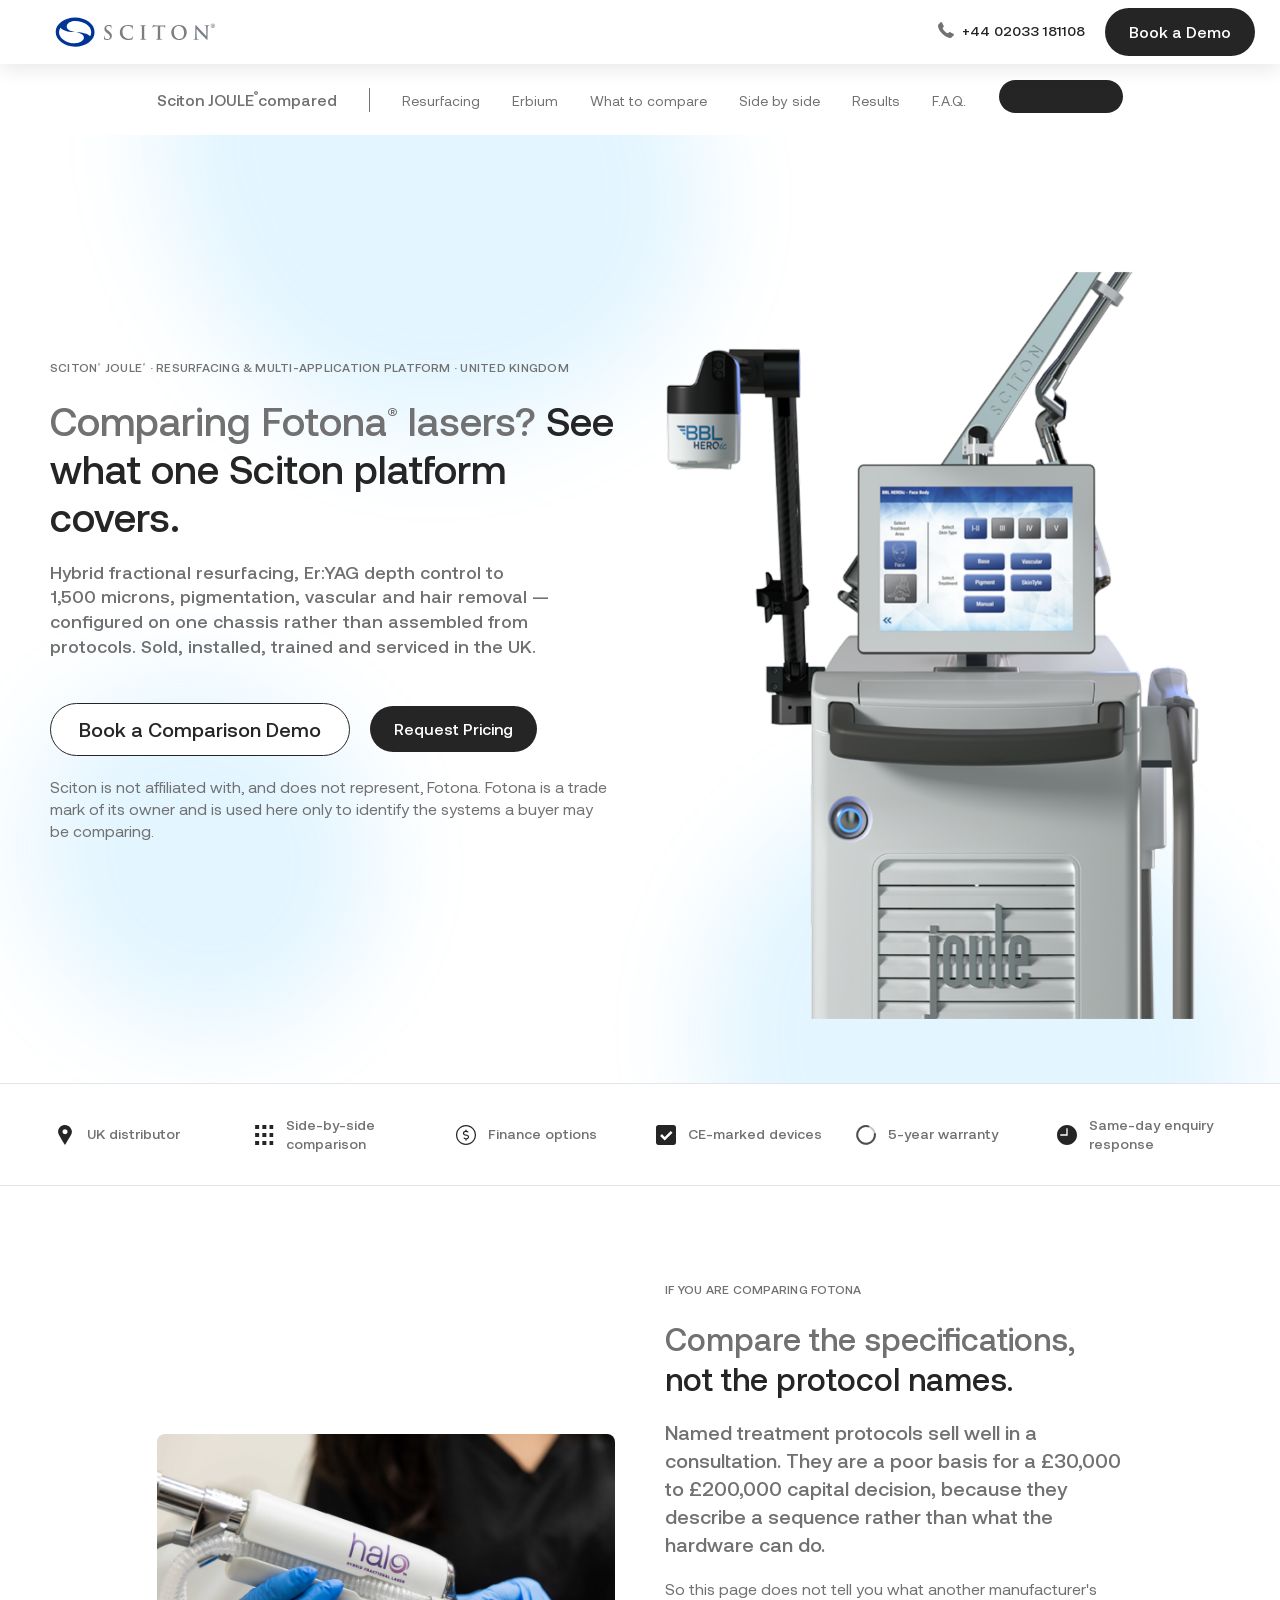
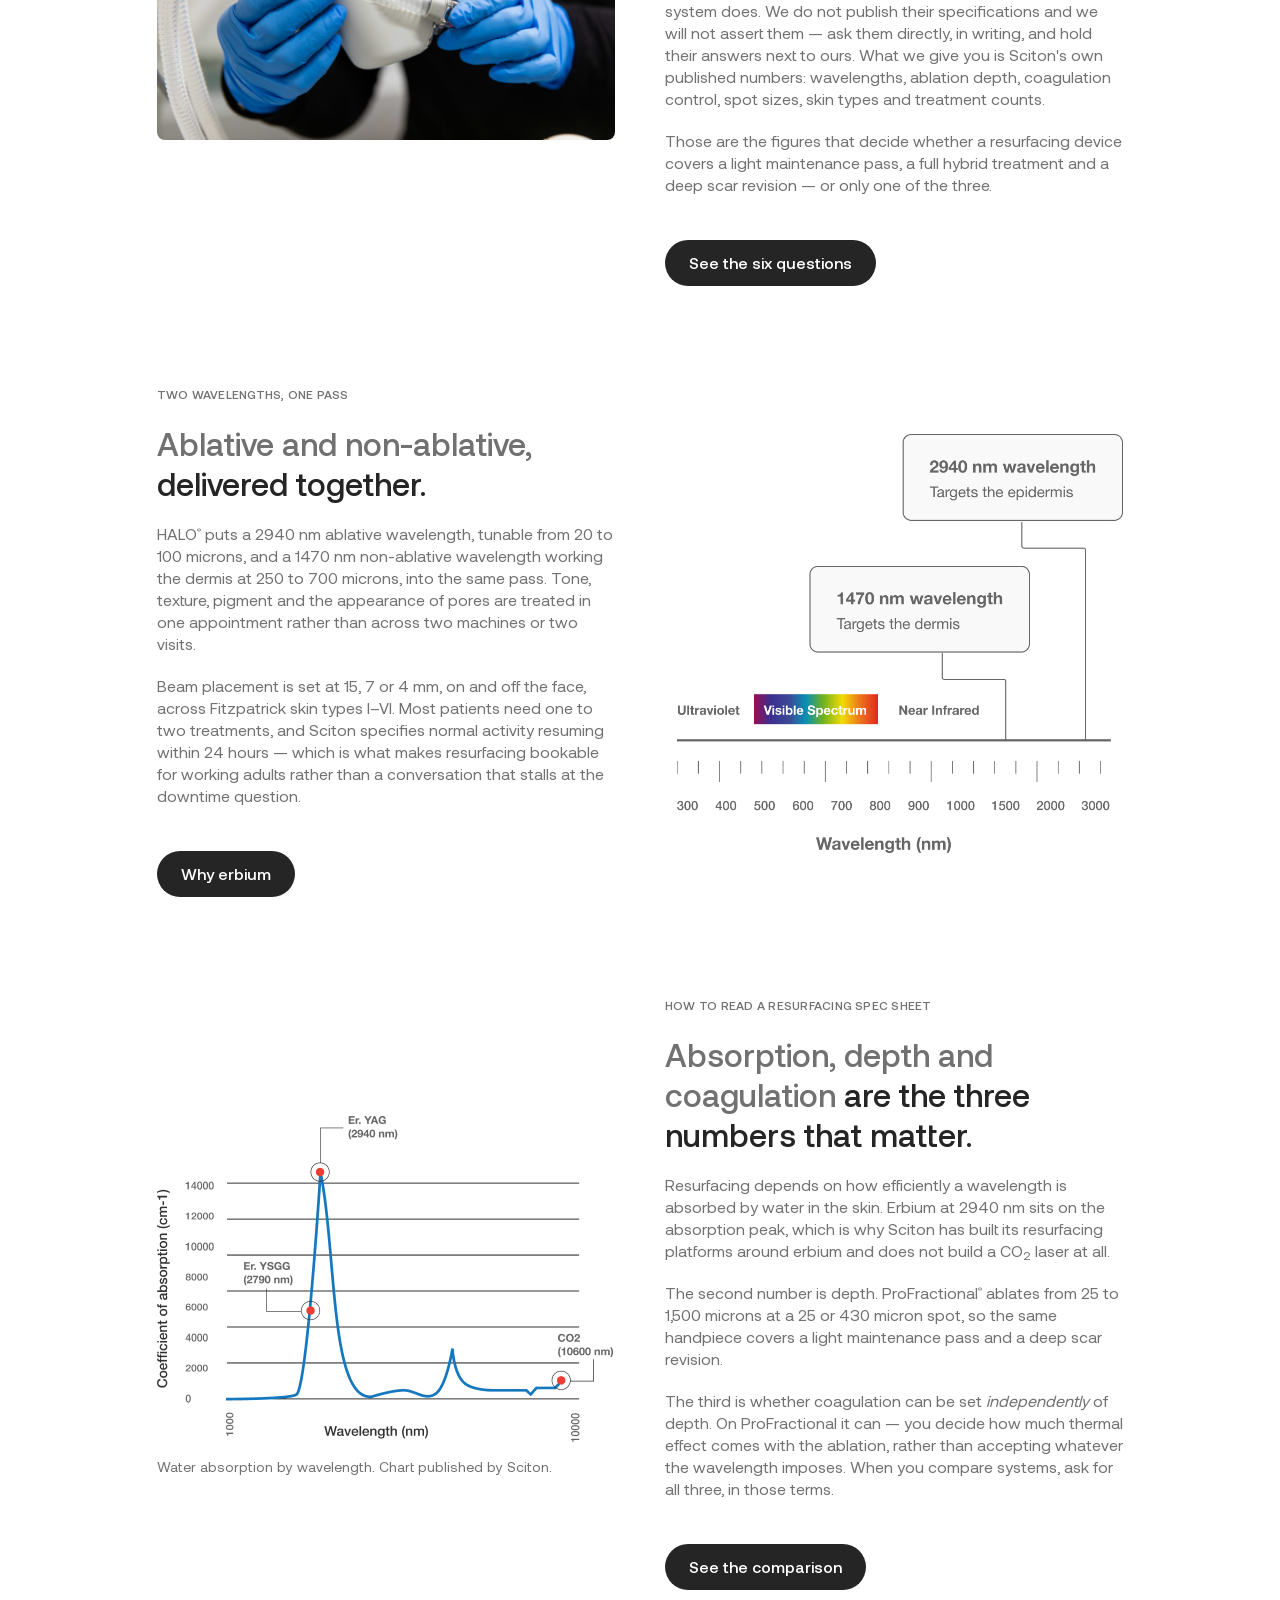
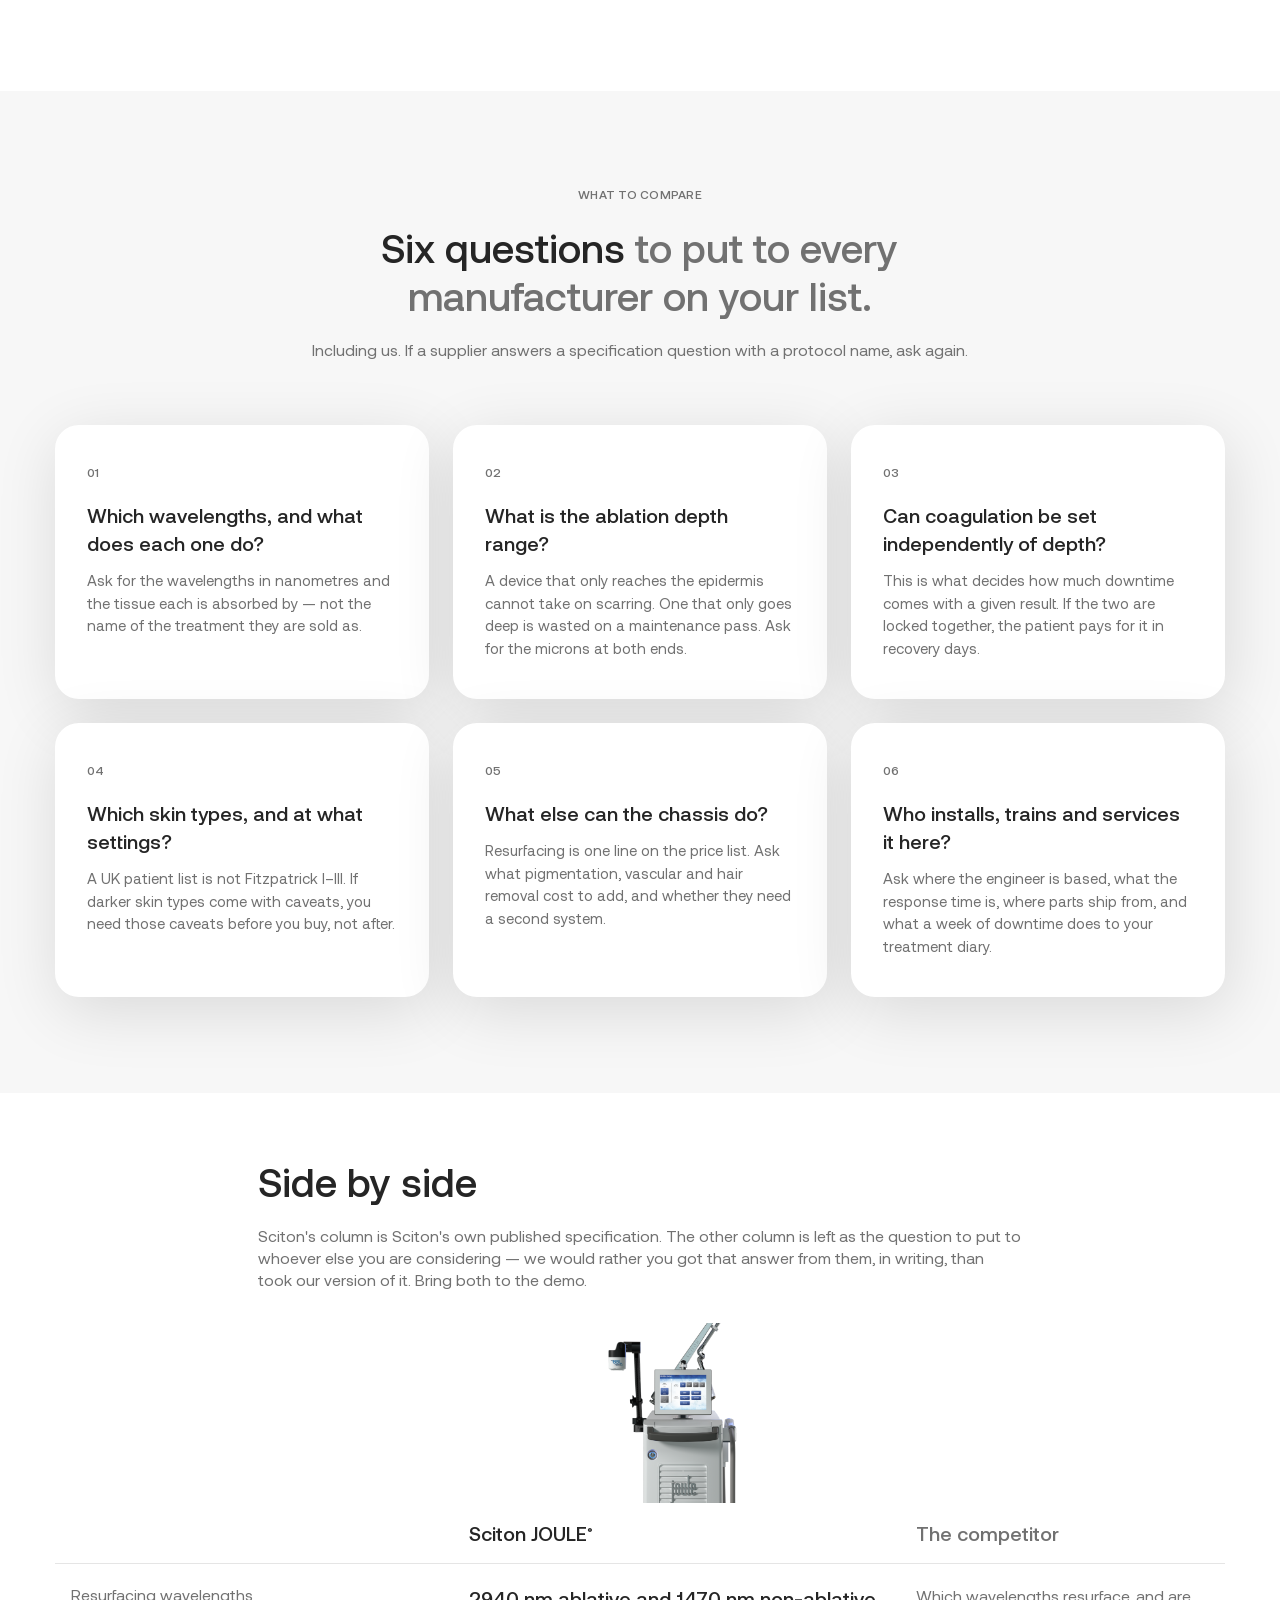
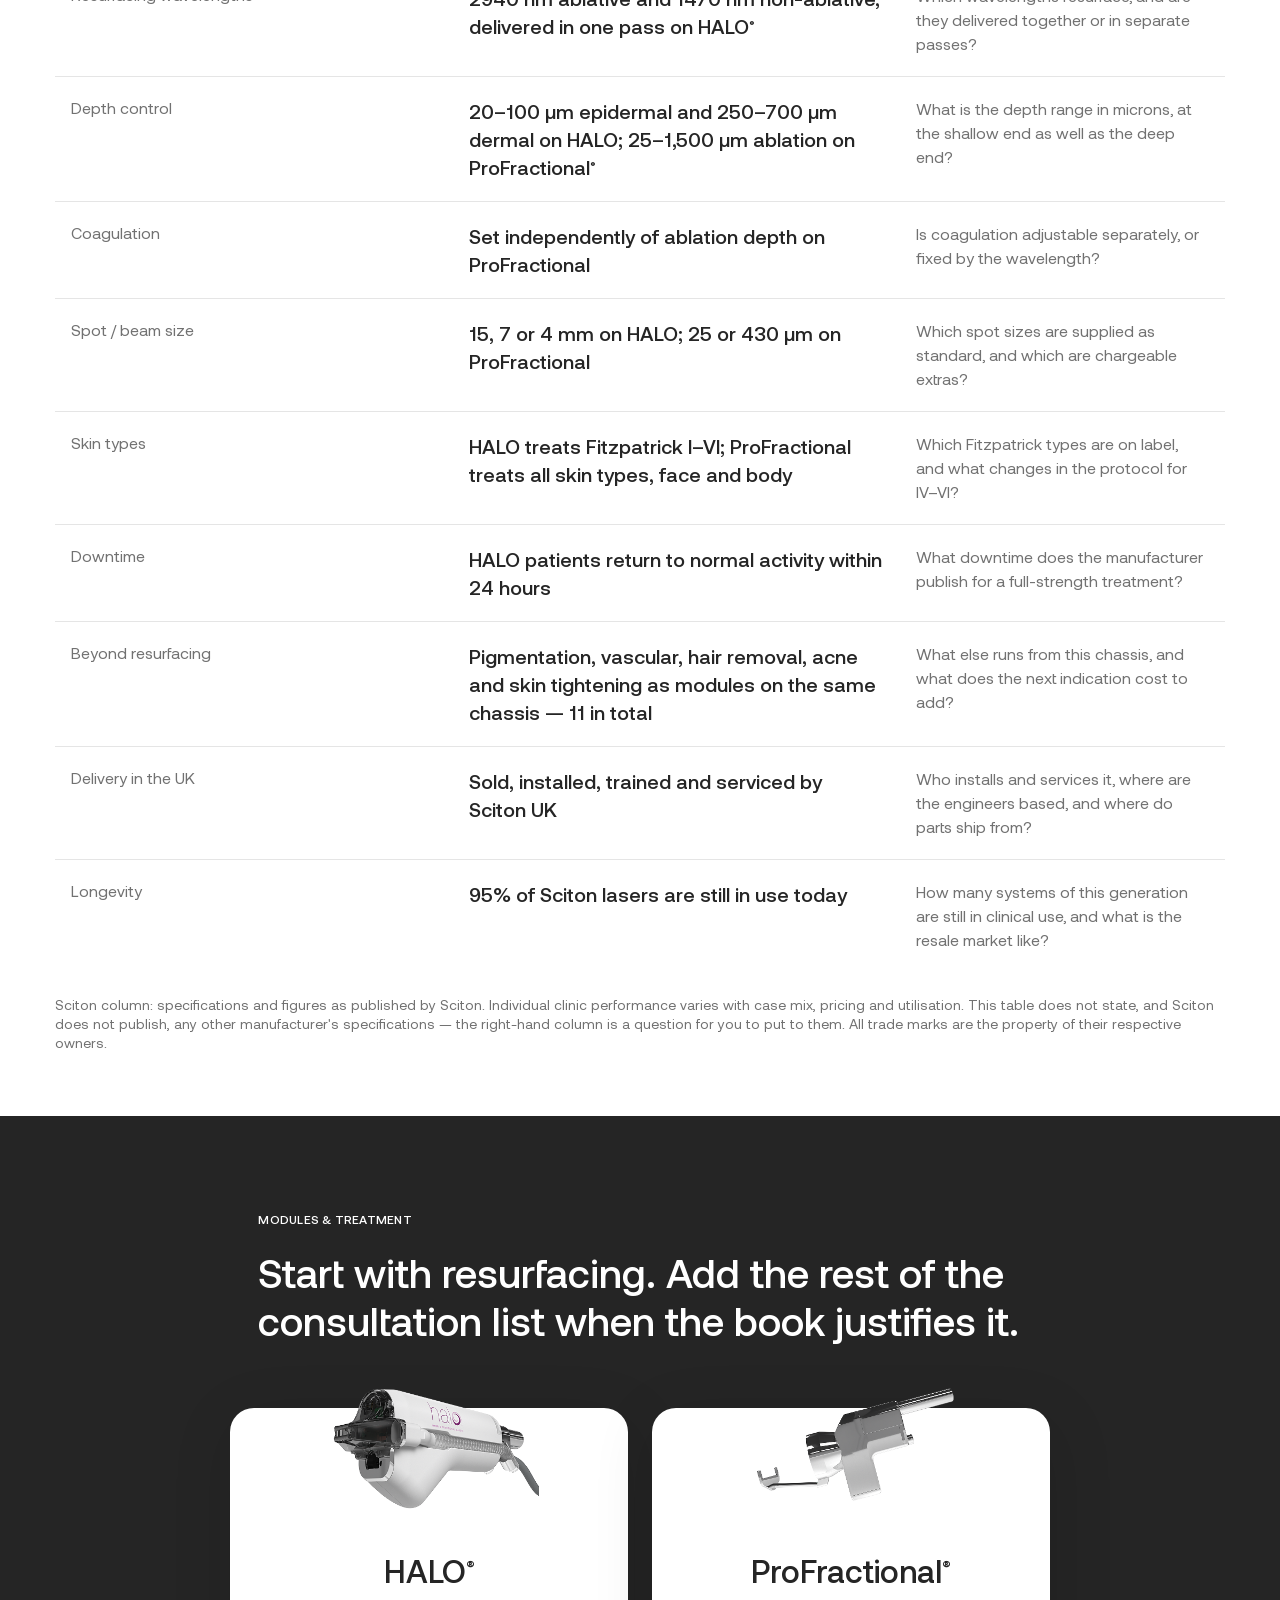
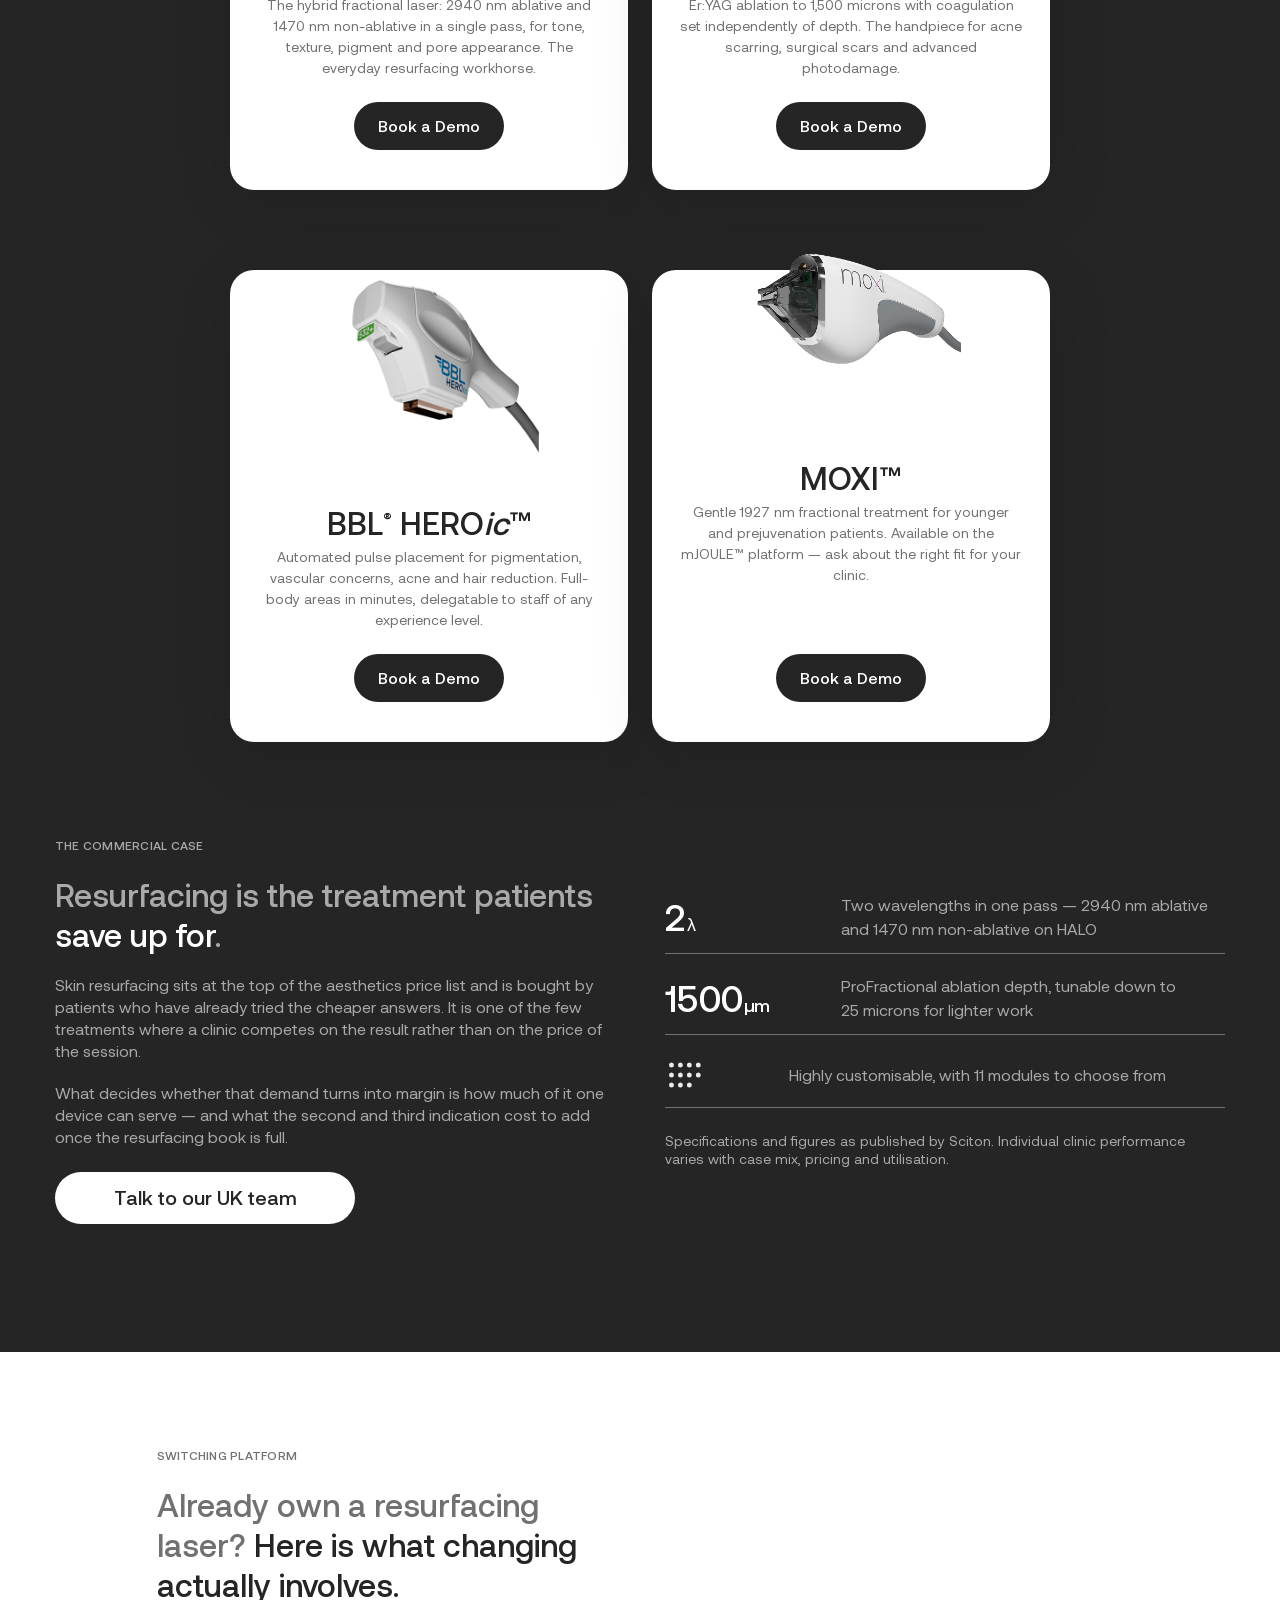
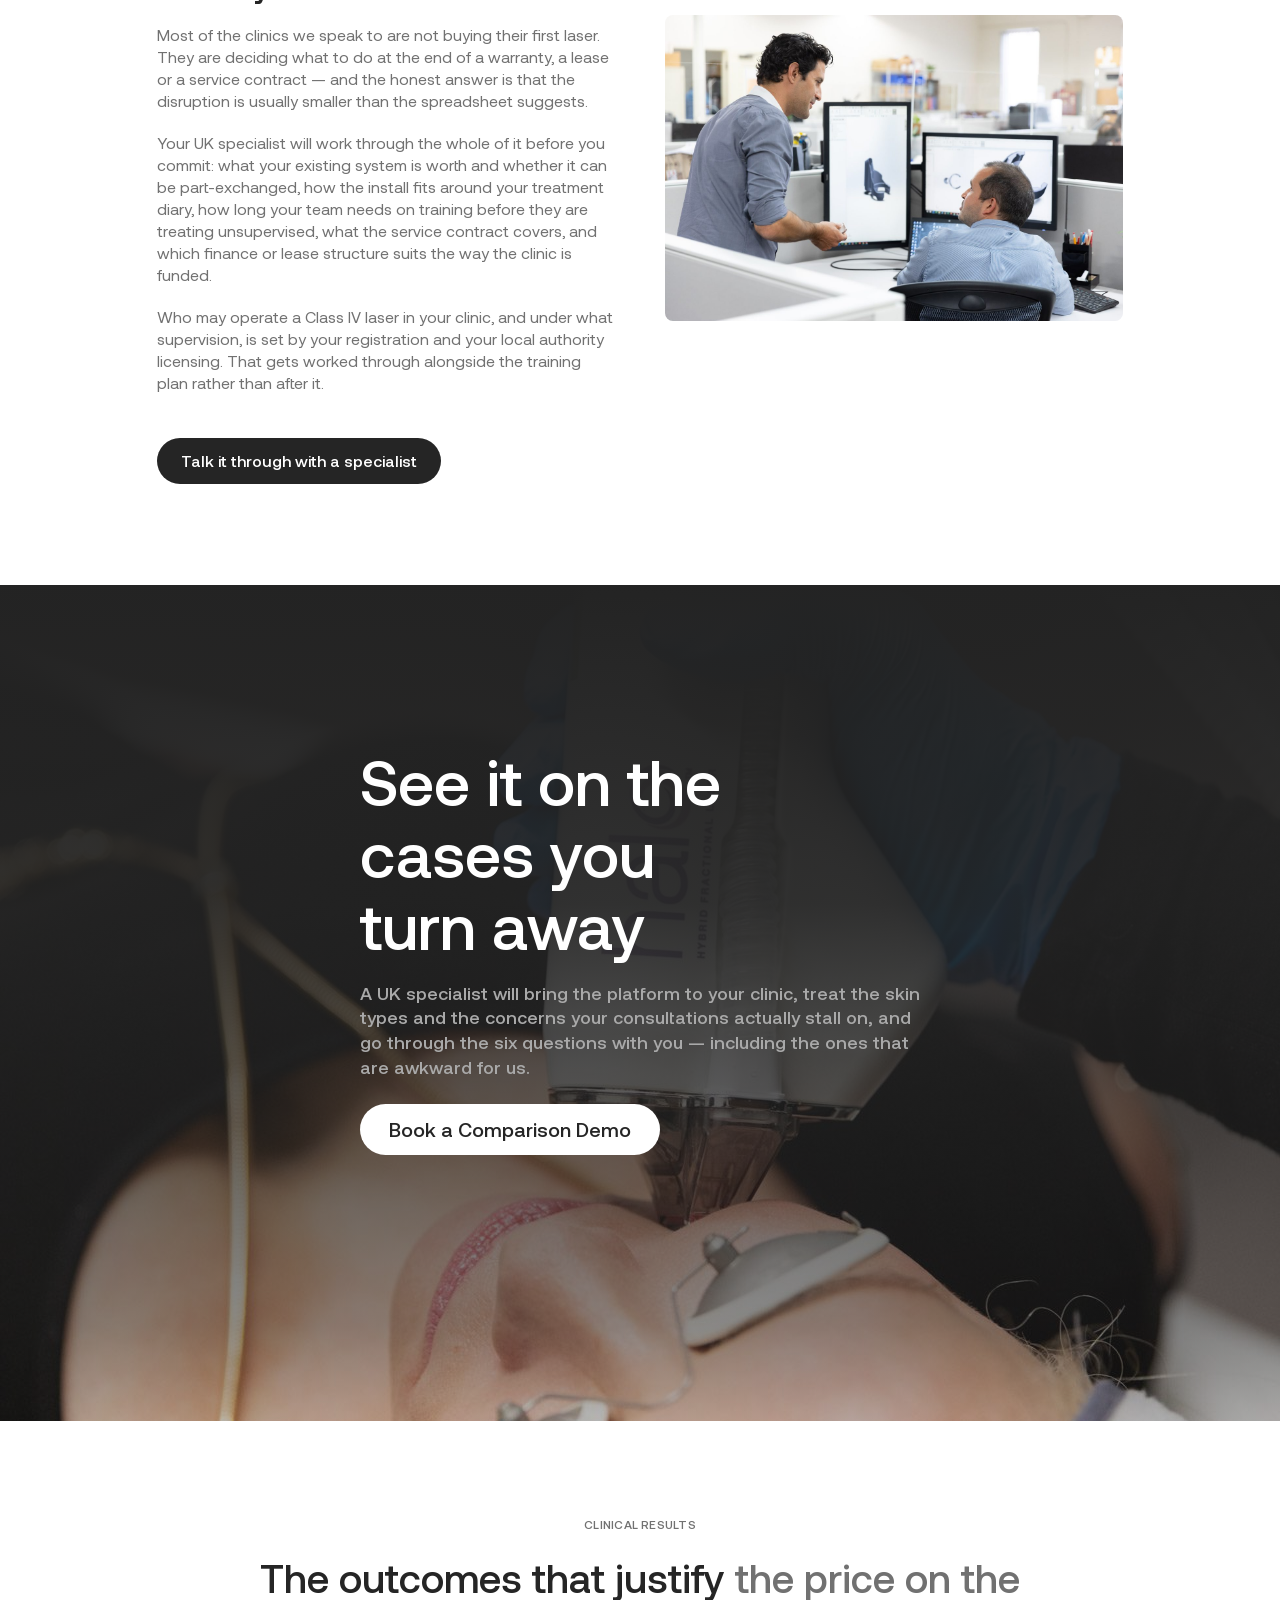
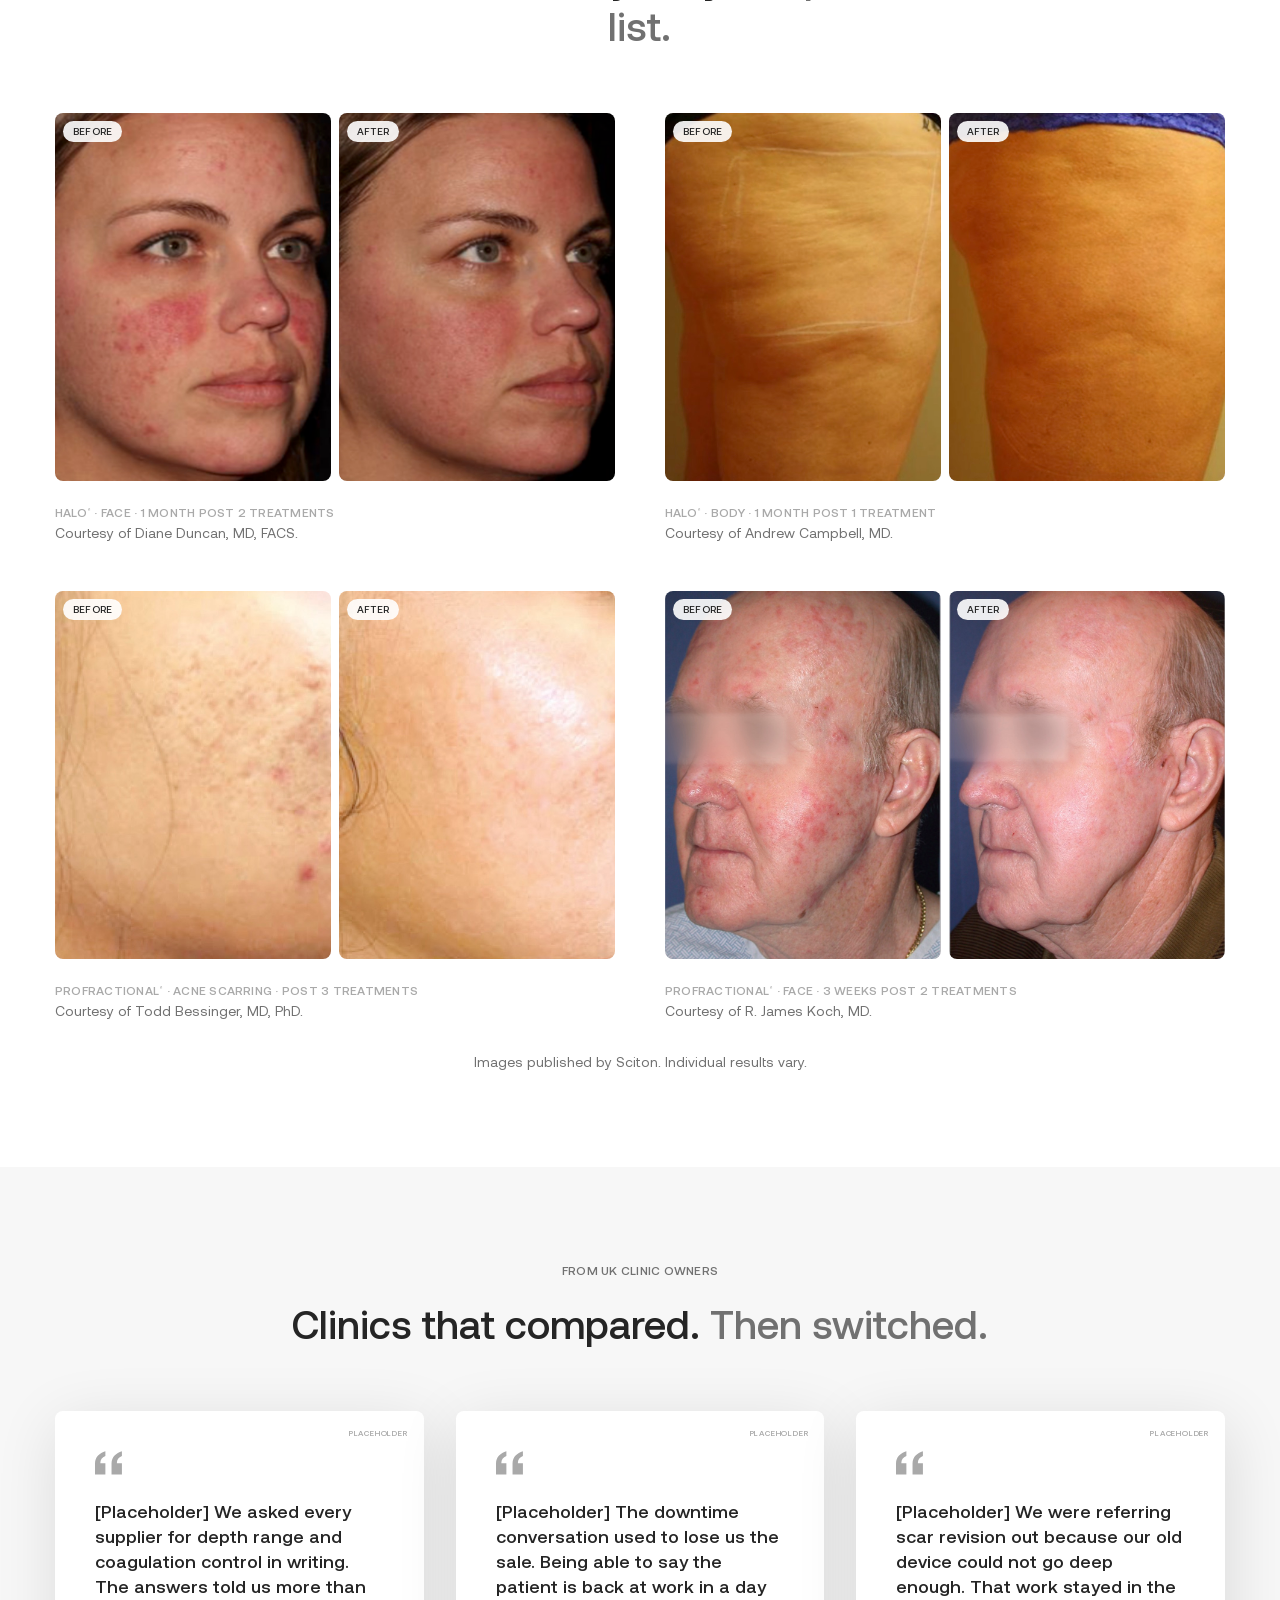
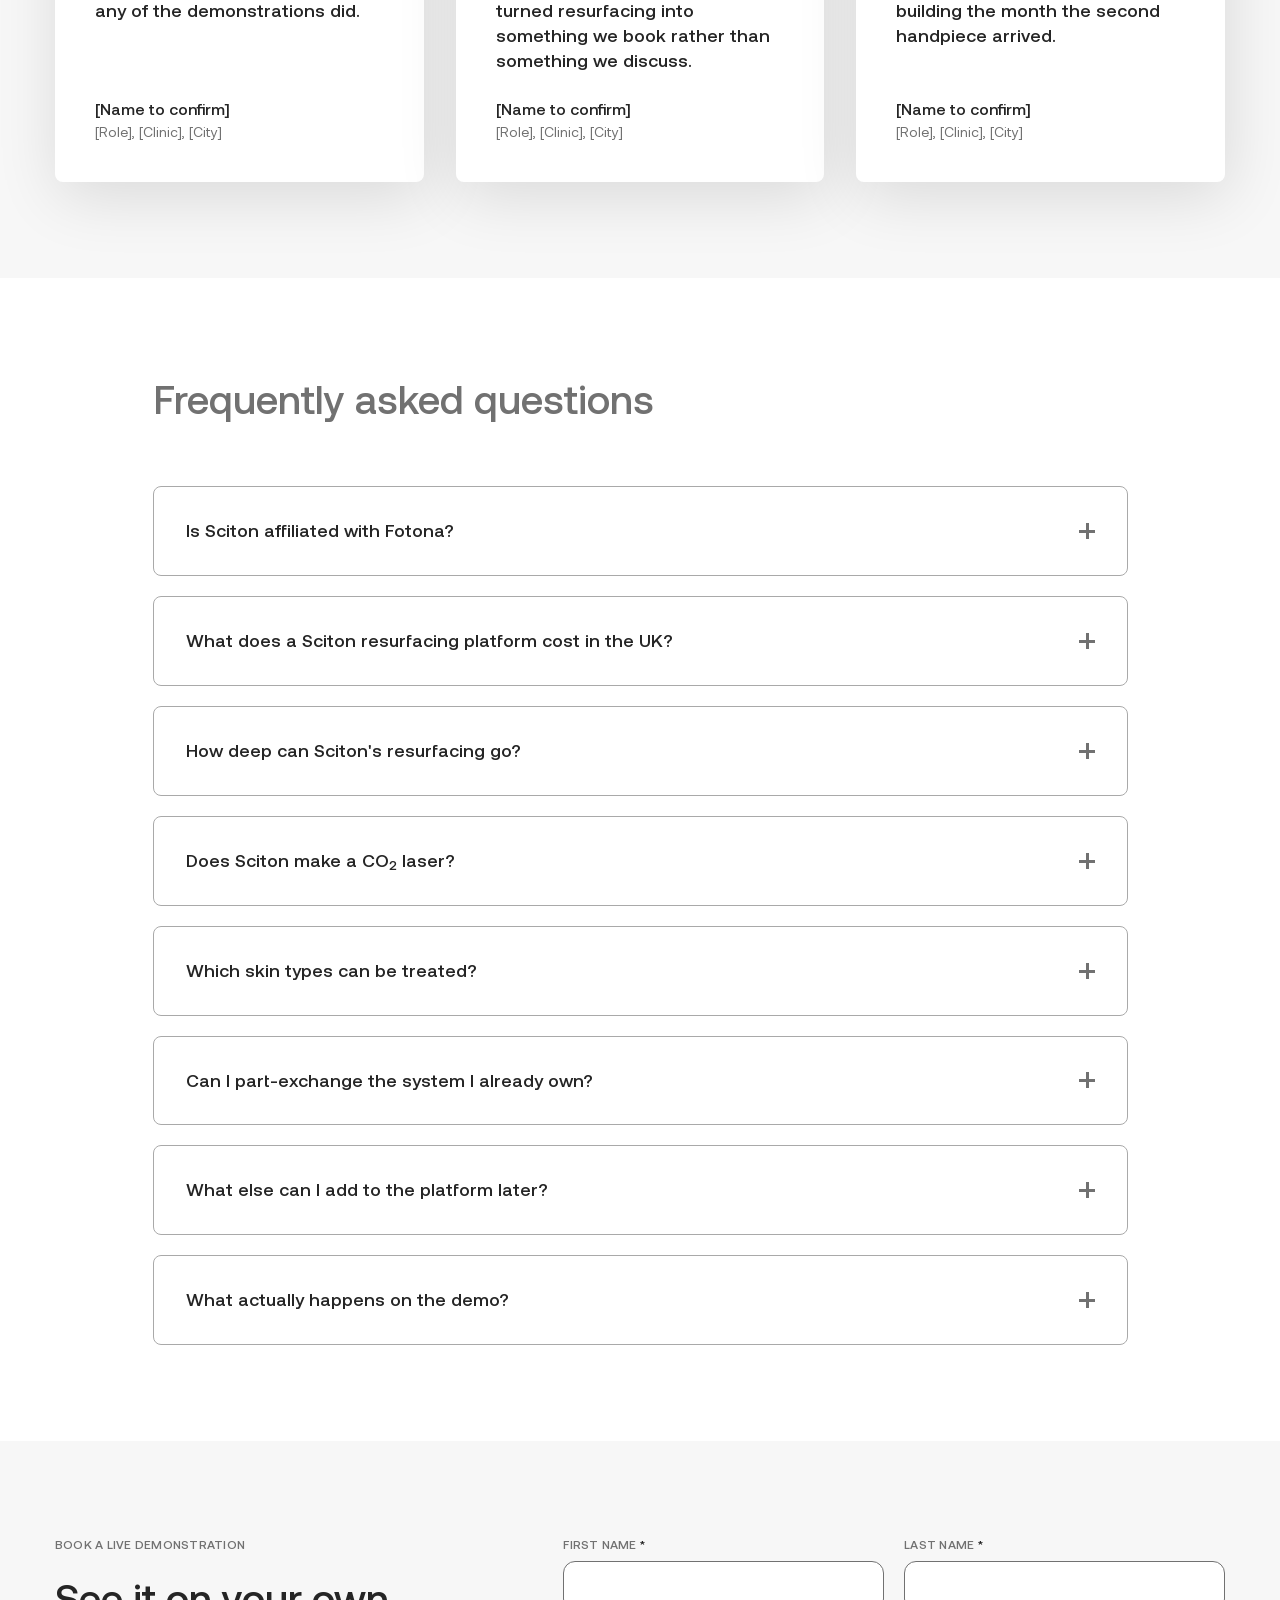
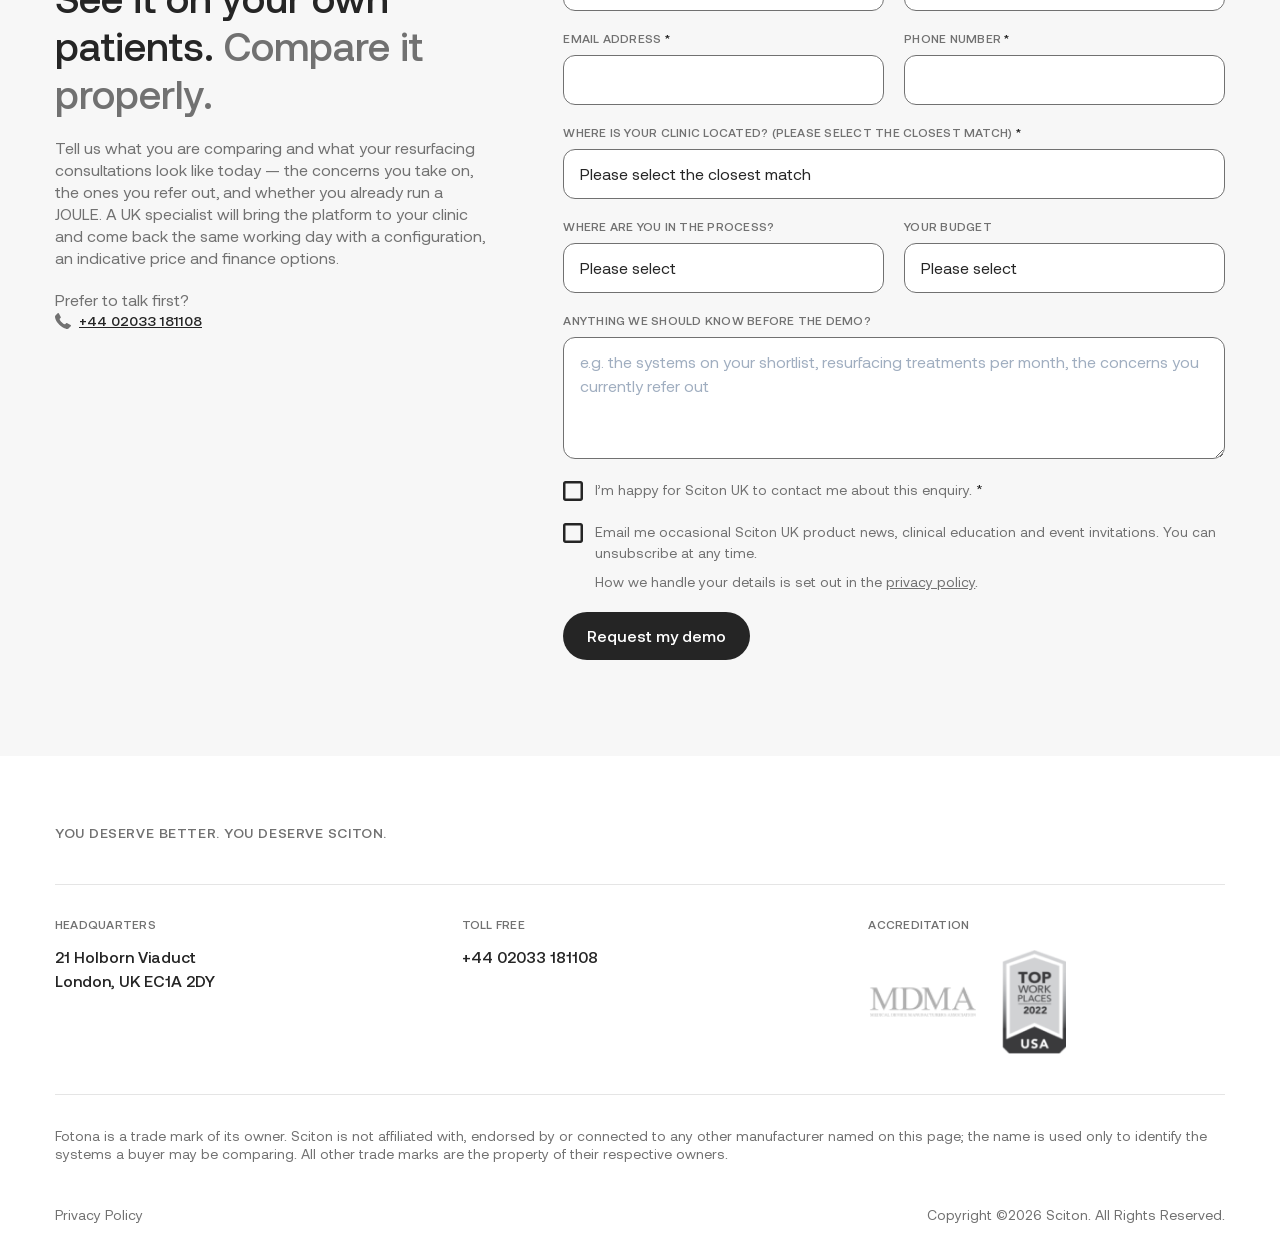
<file: Sciton Landing Pages/c5-competitor-fotona/index.html>
<!doctype html>
<html lang="en-GB">
<head>
<!-- Google Tag Manager -->
<script>(function(w,d,s,l,i){w[l]=w[l]||[];w[l].push({'gtm.start':
new Date().getTime(),event:'gtm.js'});var f=d.getElementsByTagName(s)[0],
j=d.createElement(s),dl=l!='dataLayer'?'&l='+l:'';j.async=true;j.src=
'https://www.googletagmanager.com/gtm.js?id='+i+dl;f.parentNode.insertBefore(j,f);
})(window,document,'script','dataLayer','GTM-N37FXBXC');</script>
<!-- End Google Tag Manager -->
<meta charset="utf-8">
<meta name="viewport" content="width=device-width, initial-scale=1">
<title>Sciton JOULE&reg; Compared | Er:YAG Resurfacing &amp; Multi-Application Lasers UK | Demo</title>
<meta name="description" content="Comparing Fotona lasers? See how the Sciton JOULE platform compares on resurfacing depth, wavelengths on one chassis, skin types and UK service. Six questions to ask any manufacturer, plus a side-by-side demo in your clinic.">
<meta name="robots" content="noindex, nofollow">
<link rel="canonical" href="https://sciton.uk/joule/">
<link rel="icon" href="../assets/img/sciton-logo.svg">

<link rel="preload" href="../assets/fonts/Aeonik-Regular.woff2" as="font" type="font/woff2" crossorigin>
<link rel="preload" href="../assets/fonts/Aeonik-Medium.woff2" as="font" type="font/woff2" crossorigin>
<link rel="stylesheet" href="../assets/css/sciton-theme.css">
<link rel="stylesheet" href="../assets/css/lp.css">
</head>
<body class="page-vs-fotona">
<!-- Google Tag Manager (noscript) -->
<noscript><iframe src="https://www.googletagmanager.com/ns.html?id=GTM-N37FXBXC"
height="0" width="0" style="display:none;visibility:hidden"></iframe></noscript>
<!-- End Google Tag Manager (noscript) -->

<!-- Icon sprite, inlined as on C1-C3 so the page has no extra request. -->
<svg aria-hidden="true" focusable="false" style="position:absolute;width:0;height:0;overflow:hidden" version="1.1" xmlns="http://www.w3.org/2000/svg" xmlns:xlink="http://www.w3.org/1999/xlink"><defs><symbol id="icon-sciton-mark" viewBox="0 0 32 32">
<title>sciton-mark</title>
<path d="M16.003 3.692c-8.825 0-16.003 5.255-16.003 11.726s7.181 11.74 16.003 11.74c8.822 0 15.997-5.255 15.997-11.729s-7.178-11.738-15.997-11.738zM2.759 15.433c0.012-1.288 0.401-2.546 1.12-3.62 3.154 3.872 11.819 3.476 11.819 3.476s-6.551-0.727-6.59-4.129c-0.028-2.55 2.61-4.243 5.601-4.633 0.28-0.039 0.56-0.066 0.815-0.091 0.16 0 0.319 0 0.479 0 7.301-0.006 13.247 4.030 13.247 8.997-0.008 1.185-0.339 2.345-0.958 3.36-3.299-3.642-11.645-3.266-11.645-3.266s6.553 0.722 6.59 4.121c0.031 2.556-2.61 4.243-5.601 4.638-0.541 0.069-1.064 0.119-1.56 0.147h-0.073c-7.298 0.003-13.244-4.035-13.244-8.999z"></path>
</symbol><symbol id="icon-progress" viewBox="0 0 32 32">
<title>progress</title>
<path fill="none" stroke="#c5c7c6" style="stroke: var(--color1, #c5c7c6)" stroke-linejoin="round" stroke-linecap="round" stroke-miterlimit="4" stroke-width="3.122" d="M16.001 1.79c1.86 0 3.701 0.366 5.419 1.078s3.279 1.755 4.594 3.070c1.315 1.315 2.358 2.876 3.070 4.594s1.078 3.56 1.078 5.419-0.366 3.701-1.078 5.419c-0.712 1.718-1.755 3.279-3.070 4.594s-2.876 2.358-4.594 3.070c-1.718 0.712-3.56 1.078-5.419 1.078s-3.701-0.366-5.419-1.078c-1.718-0.712-3.279-1.755-4.594-3.070s-2.358-2.876-3.070-4.594-1.078-3.559-1.078-5.419c0-1.86 0.366-3.701 1.078-5.419s1.755-3.279 3.070-4.594c1.315-1.315 2.876-2.358 4.594-3.070s3.559-1.078 5.419-1.078v0z"></path>
<path fill="none" stroke="#4d4d4d" style="stroke: var(--color2, #4d4d4d)" stroke-linejoin="round" stroke-linecap="round" stroke-miterlimit="4" stroke-width="3.122" d="M30.208 14.264c0.348 3.435-0.574 6.886-2.59 9.703s-4.989 4.805-8.356 5.59c-3.367 0.784-6.897 0.311-9.924-1.332s-5.341-4.34-6.506-7.584-1.101-6.811 0.18-10.027c1.281-3.216 3.692-5.859 6.776-7.432s6.666-1.843 10.004-0.981"></path>
</symbol><symbol id="icon-clock" viewBox="0 0 32 32">
      <title>clock</title>
      <path class="path1" d="M16 0c-8.837 0-16 7.163-16 16s7.163 16 16 16 16-7.163 16-16-7.163-16-16-16zM17.055 17.057l-11.747-0.020 0.004-2.11 9.633 0.016v-9.633h2.11v11.747z"></path>
    </symbol><symbol id="icon-location" viewBox="0 0 32 32">
      <title>location</title>
      <path class="path1" d="M26.501 7.964c-0.114-0.427-0.345-0.882-0.516-1.28-2.048-4.921-6.522-6.684-10.134-6.684-4.836 0-10.162 3.243-10.873 9.927v1.366c0 0.057 0.020 0.569 0.048 0.825 0.399 3.185 2.912 6.571 4.789 9.756 2.020 3.413 4.115 6.77 6.192 10.126 1.28-2.19 2.556-4.409 3.807-6.542 0.341-0.626 0.737-1.252 1.078-1.849 0.227-0.398 0.662-0.796 0.861-1.166 2.020-3.698 5.27-7.424 5.27-11.093v-1.507c0-0.398-0.493-1.792-0.521-1.877zM15.94 14.82c-1.422 0-2.978-0.711-3.746-2.674-0.114-0.312-0.105-0.939-0.105-0.996v-0.882c0-2.502 2.125-3.64 3.973-3.64 2.276 0 4.036 1.821 4.036 4.096s-1.883 4.096-4.158 4.096z"></path>
    </symbol><symbol id="icon-phone" viewBox="0 0 32 32">
      <title>phone</title>
      <path class="path1" d="M31.985 25.248c0.068 0.52-0.090 0.971-0.474 1.355l-4.506 4.471c-0.203 0.226-0.469 0.418-0.796 0.576s-0.649 0.26-0.965 0.305c-0.023 0-0.090 0.006-0.203 0.017s-0.26 0.017-0.44 0.017c-0.429 0-1.124-0.073-2.084-0.22s-2.134-0.508-3.523-1.084c-1.389-0.576-2.964-1.44-4.726-2.592s-3.636-2.733-5.623-4.743c-1.581-1.558-2.891-3.049-3.93-4.472s-1.874-2.738-2.507-3.947c-0.632-1.208-1.107-2.304-1.423-3.286s-0.531-1.829-0.644-2.541-0.158-1.27-0.136-1.677c0.023-0.407 0.034-0.632 0.034-0.678 0.045-0.316 0.147-0.638 0.305-0.965s0.35-0.593 0.576-0.796l4.506-4.506c0.316-0.316 0.678-0.474 1.084-0.474 0.294 0 0.553 0.085 0.779 0.254s0.418 0.378 0.576 0.627l3.625 6.877c0.203 0.361 0.26 0.757 0.169 1.186s-0.282 0.79-0.576 1.084l-1.66 1.66c-0.045 0.045-0.085 0.119-0.119 0.22s-0.051 0.186-0.051 0.254c0.090 0.474 0.294 1.016 0.61 1.626 0.271 0.542 0.689 1.203 1.253 1.982s1.366 1.677 2.405 2.693c1.016 1.039 1.92 1.846 2.71 2.422s1.451 0.999 1.982 1.27 0.937 0.435 1.22 0.491l0.423 0.085c0.045 0 0.119-0.017 0.22-0.051s0.175-0.073 0.22-0.119l1.931-1.965c0.407-0.361 0.881-0.542 1.423-0.542 0.384 0 0.689 0.068 0.915 0.203h0.034l6.538 3.862c0.474 0.294 0.757 0.666 0.847 1.118z"></path>
    </symbol><symbol id="icon-play" viewBox="0 0 32 32">
<title>play</title>
<path d="M2.667 0.001v32l26.667-16-26.667-16z"></path>
</symbol><symbol id="icon-chevron-down" viewBox="0 0 32 32">
<title>chevron-down</title>
<path d="M27.68 9.319c-0.426-0.426-1.117-0.426-1.543 0l-10.137 10.138-10.138-10.138c-0.426-0.426-1.117-0.426-1.543 0s-0.426 1.117 0 1.543l10.909 10.909c0.205 0.205 0.482 0.32 0.771 0.32s0.567-0.115 0.771-0.32l10.909-10.909c0.426-0.426 0.426-1.117 0-1.543z"></path>
</symbol><symbol id="icon-chevron-left" viewBox="0 0 32 32">
<title>chevron-left</title>
<path d="M11.634 16l10.138-10.138c0.426-0.426 0.426-1.117 0-1.543s-1.117-0.426-1.543 0l-10.909 10.909c-0.205 0.204-0.32 0.482-0.32 0.771s0.115 0.567 0.32 0.771l10.909 10.909c0.213 0.213 0.492 0.32 0.771 0.32s0.558-0.106 0.771-0.32c0.426-0.426 0.426-1.117 0-1.543l-10.138-10.137z"></path>
</symbol><symbol id="icon-chevron-right" viewBox="0 0 32 32">
<title>chevron-right</title>
<path d="M21.771 15.228l-10.909-10.909c-0.426-0.426-1.117-0.426-1.543 0s-0.426 1.117 0 1.543l10.138 10.137-10.138 10.138c-0.426 0.426-0.426 1.117 0 1.543 0.213 0.213 0.492 0.32 0.771 0.32s0.558-0.107 0.771-0.32l10.909-10.909c0.205-0.205 0.32-0.482 0.32-0.771s-0.115-0.567-0.32-0.771z"></path>
</symbol><symbol id="icon-chevron-up" viewBox="0 0 32 32">
<title>chevron-up</title>
<path d="M27.68 20.228l-10.909-10.909c-0.204-0.205-0.482-0.319-0.771-0.319s-0.567 0.115-0.771 0.32l-10.909 10.909c-0.426 0.426-0.426 1.117 0 1.543s1.117 0.426 1.543 0l10.137-10.138 10.138 10.138c0.213 0.213 0.492 0.32 0.771 0.32s0.558-0.107 0.771-0.32c0.426-0.426 0.426-1.117-0-1.543z"></path>
</symbol><symbol id="icon-facebook" viewBox="0 0 19 32">
      <title>facebook</title>
      <path class="path1" d="M17.125 0.214v4.714h-2.804q-1.536 0-2.071 0.643t-0.536 1.929v3.375h5.232l-0.696 5.286h-4.536v13.554h-5.464v-13.554h-4.554v-5.286h4.554v-3.893q0-3.321 1.857-5.152t4.946-1.83q2.625 0 4.071 0.214z"></path>
    </symbol><symbol id="icon-vimeo" viewBox="0 0 32 32">
<title>vimeo</title>
<path d="M31.988 8.563c-0.144 3.113-2.319 7.381-6.525 12.794-4.35 5.65-8.031 8.481-11.044 8.481-1.863 0-3.444-1.719-4.731-5.163-0.863-3.156-1.719-6.313-2.581-9.469-0.956-3.444-1.981-5.162-3.081-5.162-0.237 0-1.075 0.506-2.513 1.506l-1.506-1.938c1.581-1.387 3.138-2.775 4.669-4.162 2.106-1.819 3.688-2.775 4.744-2.875 2.487-0.237 4.025 1.463 4.6 5.106 0.619 3.931 1.050 6.375 1.294 7.331 0.719 3.263 1.506 4.894 2.369 4.894 0.669 0 1.675-1.056 3.019-3.175 1.337-2.113 2.056-3.725 2.156-4.831 0.194-1.825-0.525-2.744-2.156-2.744-0.769 0-1.556 0.175-2.369 0.525 1.575-5.15 4.575-7.65 9.012-7.506 3.281 0.087 4.831 2.219 4.644 6.388z"></path>
</symbol><symbol id="icon-instagram" viewBox="0 0 27 32">
      <title>instagram</title>
      <path class="path1" d="M18.286 16q0-1.893-1.339-3.232t-3.232-1.339-3.232 1.339-1.339 3.232 1.339 3.232 3.232 1.339 3.232-1.339 1.339-3.232zM20.75 16q0 2.929-2.054 4.982t-4.982 2.054-4.982-2.054-2.054-4.982 2.054-4.982 4.982-2.054 4.982 2.054 2.054 4.982zM22.679 8.679q0 0.679-0.482 1.161t-1.161 0.482-1.161-0.482-0.482-1.161 0.482-1.161 1.161-0.482 1.161 0.482 0.482 1.161zM13.714 4.75q-0.125 0-1.366-0.009t-1.884 0-1.723 0.054-1.839 0.179-1.277 0.33q-0.893 0.357-1.571 1.036t-1.036 1.571q-0.196 0.518-0.33 1.277t-0.179 1.839-0.054 1.723 0 1.884 0.009 1.366-0.009 1.366 0 1.884 0.054 1.723 0.179 1.839 0.33 1.277q0.357 0.893 1.036 1.571t1.571 1.036q0.518 0.196 1.277 0.33t1.839 0.179 1.723 0.054 1.884 0 1.366-0.009 1.366 0.009 1.884 0 1.723-0.054 1.839-0.179 1.277-0.33q0.893-0.357 1.571-1.036t1.036-1.571q0.196-0.518 0.33-1.277t0.179-1.839 0.054-1.723 0-1.884-0.009-1.366 0.009-1.366 0-1.884-0.054-1.723-0.179-1.839-0.33-1.277q-0.357-0.893-1.036-1.571t-1.571-1.036q-0.518-0.196-1.277-0.33t-1.839-0.179-1.723-0.054-1.884 0-1.366 0.009zM27.429 16q0 4.089-0.089 5.661-0.179 3.714-2.214 5.75t-5.75 2.214q-1.571 0.089-5.661 0.089t-5.661-0.089q-3.714-0.179-5.75-2.214t-2.214-5.75q-0.089-1.571-0.089-5.661t0.089-5.661q0.179-3.714 2.214-5.75t5.75-2.214q1.571-0.089 5.661-0.089t5.661 0.089q3.714 0.179 5.75 2.214t2.214 5.75q0.089 1.571 0.089 5.661z"></path>
    </symbol><symbol id="icon-youtube" viewBox="0 0 32 32">
    <title>youtube</title>
    <path d="M28.091 13.733l-21.294-13.417c-0.63-0.375-1.411-0.312-2.002-0.312-2.361 0-2.351 1.823-2.351 2.285v27.422c0 0.39-0.010 2.285 2.351 2.285 0.59 0 1.372 0.062 2.002-0.312l21.294-13.416c1.748-1.040 1.446-2.267 1.446-2.267s0.302-1.227-1.446-2.267z"></path>
    </symbol><symbol id="icon-linkedin" viewBox="0 0 32 32">
    <title>linkedin</title>
    <path d="M12 12h5.535v2.837h0.079c0.77-1.381 2.655-2.837 5.464-2.837 5.842 0 6.922 3.637 6.922 8.367v9.633h-5.769v-8.54c0-2.037-0.042-4.657-3.001-4.657-3.005 0-3.463 2.218-3.463 4.509v8.688h-5.767v-18z"></path>
    <path d="M2 12h6v18h-6v-18z"></path>
    <path d="M8 7c0 1.657-1.343 3-3 3s-3-1.343-3-3c0-1.657 1.343-3 3-3s3 1.343 3 3z"></path>
    </symbol><symbol id="icon-checkbox" viewBox="0 0 32 32">
      <title>checkbox</title>
      <path d="M28 0h-24c-2.2 0-4 1.8-4 4v24c0 2.2 1.8 4 4 4h24c2.2 0 4-1.8 4-4v-24c0-2.2-1.8-4-4-4zM28 28h-24v-24h24v24z"></path>
    </symbol><symbol id="icon-checkbox-checked" viewBox="0 0 32 32">
      <title>checkbox-checked</title>
      <path d="M28 0h-24c-2.2 0-4 1.8-4 4v24c0 2.2 1.8 4 4 4h24c2.2 0 4-1.8 4-4v-24c0-2.2-1.8-4-4-4zM14 24.828l-7.414-7.414 2.828-2.828 4.586 4.586 9.586-9.586 2.828 2.828-12.414 12.414z"></path>
    </symbol><symbol id="icon-left-arrow" viewBox="0 0 46 32">
<title>left-arrow</title>
<path d="M15.111 1.043c0.628-0.628 1.618-0.628 2.246 0 0.607 0.607 0.607 1.618 0 2.223l-11.388 11.388h37.579c0.876 0 1.595 0.696 1.595 1.572s-0.719 1.595-1.595 1.595h-37.579l11.388 11.367c0.607 0.629 0.607 1.64 0 2.246-0.628 0.628-1.618 0.628-2.246 0l-14.084-14.084c-0.607-0.607-0.607-1.618 0-2.223l14.084-14.084z"></path>
</symbol><symbol id="icon-right-arrow" viewBox="0 0 48 32">
<title>right-arrow</title>
<path d="M31.514 1.458c-0.59-0.611-1.573-0.611-2.184 0-0.59 0.59-0.59 1.573 0 2.162l11.074 11.073h-36.541c-0.852 0.001-1.529 0.678-1.529 1.53s0.677 1.551 1.529 1.551h36.541l-11.074 11.053c-0.59 0.611-0.59 1.595 0 2.184 0.611 0.611 1.595 0.611 2.184 0l13.695-13.695c0.611-0.59 0.611-1.573 0-2.162l-13.695-13.696z"></path>
</symbol><symbol id="icon-down-arrow" viewBox="0 0 22 32">
<title>down-arrow</title>
<path d="M21.67 21.41c0.44-0.425 0.44-1.132 0-1.572-0.425-0.425-1.132-0.425-1.556 0l-7.973 7.973v-26.309c-0.001-0.613-0.488-1.101-1.102-1.101s-1.117 0.487-1.117 1.101v26.309l-7.958-7.973c-0.44-0.425-1.148-0.425-1.572 0-0.44 0.44-0.44 1.148 0 1.572l9.86 9.86c0.425 0.44 1.132 0.44 1.557 0l9.861-9.86z"></path>
</symbol><symbol id="icon-quotes" viewBox="0 0 37 32">
<title>quotes</title>
<path d="M36.379 6.512c-2.246 0.823-3.967 2.096-5.165 3.818-1.123 1.722-1.684 3.78-1.684 6.175h6.849v15.158h-14.035v-15.158c0-2.096 0.374-4.042 1.123-5.839s1.759-3.368 3.032-4.716c1.273-1.422 2.732-2.62 4.379-3.593 1.722-0.973 3.556-1.759 5.502-2.358v6.512zM14.035 6.512c-2.246 0.823-3.967 2.096-5.165 3.818-1.123 1.722-1.684 3.78-1.684 6.175h6.849v15.158h-14.035v-15.158c0-2.096 0.374-4.042 1.123-5.839s1.759-3.368 3.032-4.716c1.273-1.422 2.732-2.62 4.379-3.593 1.722-0.973 3.556-1.759 5.502-2.358v6.512z"></path>
</symbol><symbol id="icon-quotations" viewBox="0 0 32 32">
    <path fill="#a9a9a9" style="fill: var(--color1, #a9a9a9)" opacity="0.2" d="M32 7.994c-1.975 0.707-3.49 1.8-4.543 3.279-0.988 1.479-1.482 3.247-1.482 5.305h6.025v13.021h-12.346v-13.021c0-1.8 0.329-3.472 0.988-5.016s1.547-2.894 2.667-4.051c1.119-1.222 2.403-2.251 3.852-3.087 1.514-0.836 3.128-1.511 4.84-2.026v5.594zM12.346 7.994c-1.975 0.707-3.49 1.8-4.543 3.279-0.988 1.479-1.481 3.247-1.481 5.305h6.025v13.021h-12.346v-13.021c0-1.8 0.329-3.472 0.988-5.016s1.547-2.894 2.667-4.051c1.119-1.222 2.403-2.251 3.852-3.087 1.514-0.836 3.128-1.511 4.84-2.026v5.594z"></path>
    </symbol><symbol id="icon-plus" viewBox="0 0 32 32">
<title>plus</title>
<path d="M0 14h32v6h-32v-6z"></path>
<path d="M12 32v-32h6v32h-6z"></path>
</symbol><symbol id="icon-minus" viewBox="0 0 32 32">
<title>minus</title>
<path d="M0 19.2v-6.4h32v6.4h-32z"></path>
</symbol><symbol id="icon-send" viewBox="0 0 24 24">
      <title>send</title>
      <path d="M2.016 21v-6.984l15-2.016-15-2.016v-6.984l21 9z"></path>
    </symbol><symbol id="icon-calendar" viewBox="0 0 32 32">
<title>calendar</title>
<path d="M0.936 24.438h24.501c0.22 0 0.432-0.077 0.601-0.217 0.235-0.197 5.604-4.815 5.931-14.784h-26.314c-0.326 9.049-5.27 13.302-5.321 13.344-0.301 0.255-0.412 0.67-0.277 1.040s0.485 0.616 0.879 0.616z"></path>
<path d="M31.062 3.812h-4.688v-0.938c0-0.525-0.413-0.938-0.938-0.938s-0.938 0.413-0.938 0.938v0.938h-4.75v-0.938c0-0.525-0.413-0.938-0.938-0.938s-0.938 0.413-0.938 0.938v0.938h-4.688v-0.938c0-0.525-0.413-0.938-0.938-0.938s-0.938 0.413-0.938 0.938v0.938h-4.688c-0.525 0-0.938 0.413-0.938 0.938v2.813h26.314v-2.813c0-0.525-0.413-0.938-0.938-0.938z"></path>
<path d="M27.242 25.658c-0.509 0.424-1.148 0.655-1.805 0.655h-19.751v2.813c0 0.518 0.419 0.938 0.938 0.938h24.439c0.518 0 0.938-0.419 0.938-0.938v-10.51c-1.808 4.435-4.33 6.684-4.758 7.042z"></path>
</symbol><symbol id="icon-dollar-circle" viewBox="0 0 32 32">
<title>dollar-circle</title>
<path d="M16 0c-8.822 0-16 7.178-16 16s7.178 16 16 16 16-7.178 16-16-7.178-16-16-16zM16 30c-7.72 0-14-6.28-14-14s6.28-14 14-14 14 6.28 14 14-6.28 14-14 14z"></path>
<path d="M16 15c-1.626 0-3-0.916-3-2s1.374-2 3-2c0.92 0 1.772 0.288 2.336 0.788 0.412 0.366 1.042 0.332 1.412-0.084 0.368-0.412 0.33-1.044-0.084-1.412-0.7-0.622-1.64-1.042-2.664-1.208v-1.084c0-0.552-0.448-1-1-1s-1 0.448-1 1v1.080c-2.28 0.372-4 1.988-4 3.92 0 2.206 2.244 4 5 4 1.626 0 3 0.916 3 2s-1.374 2-3 2c-0.92 0-1.772-0.288-2.336-0.788-0.412-0.368-1.044-0.332-1.412 0.084-0.368 0.412-0.33 1.044 0.084 1.412 0.7 0.624 1.64 1.042 2.664 1.21v1.082c0 0.552 0.448 1 1 1s1-0.448 1-1v-1.080c2.28-0.372 4-1.988 4-3.92 0-2.206-2.244-4-5-4z"></path>
</symbol><symbol id="icon-wave" viewBox="0 0 32 32">
<title>wave</title>
<path d="M30.039 17.309c0.591-0.59 0.917-1.375 0.918-2.21s-0.325-1.621-0.915-2.212c-0.301-0.301-0.649-0.527-1.021-0.679l1.283-1.278c0.593-0.59 0.92-1.375 0.921-2.211s-0.324-1.622-0.915-2.214l-0.033-0.033c-0.456-0.456-1.020-0.742-1.611-0.856 0.036-0.19 0.055-0.385 0.055-0.582 0.001-0.836-0.324-1.622-0.915-2.213l-0.041-0.041c-0.59-0.59-1.375-0.915-2.21-0.915-0.564 0-1.104 0.149-1.578 0.427-0.154-0.418-0.398-0.8-0.721-1.124l-0.027-0.027c-1.218-1.218-3.201-1.218-4.42 0l-8.351 8.352 1.037-4.284c0.41-1.693-0.515-3.419-2.151-4.015-0.921-0.336-1.943-0.259-2.803 0.209s-1.48 1.285-1.698 2.241l-0.142 0.623c-0.68 2.98-1.805 5.975-3.343 8.902-1.152 2.193-1.591 4.757-1.236 7.22 0.368 2.549 1.527 4.861 3.353 6.687 2.241 2.241 5.22 3.475 8.389 3.475h0.008c3.172-0.002 6.153-1.24 8.393-3.486l2.391-2.397 7.384-7.357zM18.905 25.707c-1.878 1.883-4.376 2.92-7.035 2.922h-0.007c-2.656 0-5.153-1.034-7.032-2.913-1.53-1.53-2.502-3.468-2.81-5.603-0.298-2.066 0.070-4.216 1.035-6.053 1.615-3.073 2.798-6.225 3.515-9.367l0.142-0.623c0.097-0.425 0.361-0.773 0.744-0.981s0.819-0.241 1.228-0.092c0.717 0.261 1.122 1.017 0.942 1.758l-1.842 7.606c-0.218 0.784 0.792 1.657 1.612 0.905l10.768-10.768c0.47-0.47 1.234-0.47 1.703-0.001l0.027 0.027c0.227 0.228 0.353 0.53 0.353 0.852s-0.125 0.624-0.353 0.852c-1.753 1.753-4.897 4.896-6.617 6.617-0.375 0.375-0.375 0.983 0 1.358s0.983 0.375 1.358 0c1.063-1.063 7.17-7.17 8.065-8.065 0.227-0.228 0.53-0.353 0.852-0.353s0.624 0.125 0.852 0.353l0.041 0.041c0.228 0.228 0.353 0.531 0.353 0.853s-0.126 0.625-0.355 0.853c-2.408 2.398-5.701 5.677-8.084 8.052-0.376 0.374-0.377 0.982-0.003 1.358 0.188 0.188 0.434 0.283 0.68 0.283 0.245 0 0.49-0.093 0.678-0.28 1.602-1.596 5.968-5.944 7.501-7.469 0.47-0.467 1.233-0.466 1.702 0.002l0.033 0.033c0.228 0.228 0.353 0.531 0.353 0.853s-0.126 0.625-0.355 0.853c-2.335 2.326-6.034 6.010-8.35 8.318-0.376 0.374-0.377 0.982-0.003 1.358 0.188 0.188 0.434 0.282 0.68 0.282 0.245 0 0.49-0.093 0.678-0.28l5.029-5.006c0.47-0.465 1.232-0.463 1.699 0.004 0.228 0.228 0.353 0.53 0.353 0.853s-0.126 0.625-0.353 0.852l-7.385 7.359-2.393 2.399z"></path>
<path d="M28.881 23.974c0.209-0.488-0.017-1.052-0.505-1.261s-1.052 0.017-1.261 0.505c-0.322 0.753-0.782 1.43-1.366 2.015-0.714 0.714-1.558 1.237-2.509 1.554-0.503 0.168-0.775 0.712-0.607 1.215 0.134 0.402 0.509 0.657 0.911 0.657 0.101 0 0.203-0.016 0.304-0.049 1.235-0.412 2.332-1.091 3.259-2.018 0.758-0.759 1.355-1.639 1.774-2.617z"></path>
<path d="M31.418 24.504c-0.488-0.209-1.052 0.017-1.261 0.504-0.449 1.047-1.088 1.99-1.902 2.803-0.946 0.946-2.058 1.652-3.306 2.1-0.499 0.179-0.759 0.729-0.58 1.228 0.141 0.392 0.51 0.636 0.904 0.636 0.108 0 0.217-0.018 0.324-0.057 1.517-0.544 2.868-1.402 4.016-2.549 0.987-0.986 1.763-2.132 2.309-3.404 0.209-0.487-0.017-1.052-0.504-1.261z"></path>
</symbol><symbol id="icon-arrow-top-right" viewBox="0 0 32 32">
<title>arrow-top-right</title>
<path d="M4.768 26.779c0.312 0.312 0.819 0.312 1.131 0l21.213-21.213c0.312-0.312 0.312-0.819 0-1.131s-0.819-0.312-1.131 0l-21.213 21.213c-0.312 0.313-0.312 0.819 0 1.131z"></path>
<path d="M26.547 25.8c0.442 0 0.8-0.358 0.8-0.8v-20c0-0.442-0.358-0.8-0.8-0.8h-20c-0.442 0-0.8 0.358-0.8 0.8s0.358 0.8 0.8 0.8h19.2v19.2c0 0.442 0.358 0.8 0.8 0.8z"></path>
</symbol><symbol id="icon-diagonal-arrow-up" viewBox="0 0 32 32">
    <path d="M0.312 31.688c0.417 0.416 1.092 0.416 1.508 0l29.867-29.867c0.416-0.417 0.416-1.092 0-1.508s-1.092-0.417-1.509 0l-29.867 29.867c-0.417 0.417-0.417 1.092 0 1.509z"></path>
    <path d="M30.933 32c0.589 0 1.067-0.478 1.067-1.067v-29.867c0-0.589-0.478-1.067-1.067-1.067h-29.867c-0.589 0-1.067 0.478-1.067 1.067s0.478 1.067 1.067 1.067h28.8v28.8c0 0.589 0.478 1.067 1.067 1.067z"></path>
    </symbol><symbol id="icon-display-grid" viewBox="0 0 29 32">
<title>display-grid</title>
<path d="M0 0h6.4v6.4h-6.4v-6.4z"></path>
<path d="M11.52 0h6.4v6.4h-6.4v-6.4z"></path>
<path d="M23.040 0h6.4v6.4h-6.4v-6.4z"></path>
<path d="M0 12.8h6.4v6.4h-6.4v-6.4z"></path>
<path d="M11.52 12.8h6.4v6.4h-6.4v-6.4z"></path>
<path d="M23.040 12.8h6.4v6.4h-6.4v-6.4z"></path>
<path d="M0 25.6h6.4v6.4h-6.4v-6.4z"></path>
<path d="M11.52 25.6h6.4v6.4h-6.4v-6.4z"></path>
<path d="M23.040 25.6h6.4v6.4h-6.4v-6.4z"></path>
</symbol><symbol id="icon-partial-grid" viewBox="0 0 41 32">
<title>partial-grid</title>
<path d="M3.2 0c1.767 0 3.2 1.433 3.2 3.2s-1.433 3.2-3.2 3.2c-1.767 0-3.2-1.433-3.2-3.2s1.433-3.2 3.2-3.2z"></path>
<path d="M14.72 0c1.767 0 3.2 1.433 3.2 3.2s-1.433 3.2-3.2 3.2c-1.767 0-3.2-1.433-3.2-3.2s1.433-3.2 3.2-3.2z"></path>
<path d="M26.24 0c1.767 0 3.2 1.433 3.2 3.2s-1.433 3.2-3.2 3.2c-1.767 0-3.2-1.433-3.2-3.2s1.433-3.2 3.2-3.2z"></path>
<path d="M37.76 0c1.767 0 3.2 1.433 3.2 3.2s-1.433 3.2-3.2 3.2c-1.767 0-3.2-1.433-3.2-3.2s1.433-3.2 3.2-3.2z"></path>
<path d="M3.2 12.8c1.767 0 3.2 1.433 3.2 3.2s-1.433 3.2-3.2 3.2c-1.767 0-3.2-1.433-3.2-3.2s1.433-3.2 3.2-3.2z"></path>
<path d="M14.72 12.8c1.767 0 3.2 1.433 3.2 3.2s-1.433 3.2-3.2 3.2c-1.767 0-3.2-1.433-3.2-3.2s1.433-3.2 3.2-3.2z"></path>
<path d="M26.24 12.8c1.767 0 3.2 1.433 3.2 3.2s-1.433 3.2-3.2 3.2c-1.767 0-3.2-1.433-3.2-3.2s1.433-3.2 3.2-3.2z"></path>
<path d="M37.76 12.8c1.767 0 3.2 1.433 3.2 3.2s-1.433 3.2-3.2 3.2c-1.767 0-3.2-1.433-3.2-3.2s1.433-3.2 3.2-3.2z"></path>
<path d="M3.2 25.6c1.767 0 3.2 1.433 3.2 3.2s-1.433 3.2-3.2 3.2c-1.767 0-3.2-1.433-3.2-3.2s1.433-3.2 3.2-3.2z"></path>
<path d="M14.72 25.6c1.767 0 3.2 1.433 3.2 3.2s-1.433 3.2-3.2 3.2c-1.767 0-3.2-1.433-3.2-3.2s1.433-3.2 3.2-3.2z"></path>
<path d="M26.24 25.6c1.767 0 3.2 1.433 3.2 3.2s-1.433 3.2-3.2 3.2c-1.767 0-3.2-1.433-3.2-3.2s1.433-3.2 3.2-3.2z"></path>
</symbol><symbol id="icon-smile" viewBox="0 0 32 32">
<title>smile</title>
<path d="M27.314 4.686c-3.022-3.022-7.040-4.686-11.314-4.686s-8.292 1.664-11.314 4.686c-3.022 3.022-4.686 7.040-4.686 11.314s1.664 8.292 4.686 11.314c3.022 3.022 7.040 4.686 11.314 4.686s8.292-1.664 11.314-4.686c3.022-3.022 4.686-7.040 4.686-11.314s-1.664-8.292-4.686-11.314zM16 30.125c-7.789 0-14.125-6.336-14.125-14.125s6.336-14.125 14.125-14.125c7.789 0 14.125 6.336 14.125 14.125s-6.336 14.125-14.125 14.125z"></path>
<path d="M6.382 17.679c0 5.304 4.315 9.618 9.618 9.618s9.618-4.315 9.618-9.618v-0.938h-19.237v0.938zM16 25.423c-2.446 0-4.631-1.141-6.051-2.918h12.102c-1.42 1.777-3.605 2.918-6.051 2.918zM23.687 18.617c-0.085 0.704-0.266 1.38-0.528 2.013h-14.318c-0.262-0.633-0.443-1.309-0.528-2.013h15.374z"></path>
<path d="M9.631 11.356c0.997 0 1.807 0.811 1.807 1.807h1.875c0-2.030-1.652-3.682-3.682-3.682s-3.682 1.652-3.682 3.682h1.875c0-0.996 0.811-1.807 1.807-1.807z"></path>
<path d="M22.369 9.481c-2.030 0-3.682 1.652-3.682 3.682h1.875c0-0.996 0.811-1.807 1.807-1.807s1.807 0.811 1.807 1.807h1.875c0-2.030-1.652-3.682-3.682-3.682z"></path>
</symbol><symbol id="icon-face" viewBox="0 0 32 32">
<title>face</title>
<path d="M26.969 12.243h-0.778v-1.982c0-2.721-1.074-5.331-2.985-7.256s-4.504-3.005-7.207-3.005-5.295 1.081-7.206 3.005c-1.911 1.924-2.985 4.534-2.985 7.256v1.982h-0.778c-0.538 0.001-1.055 0.216-1.435 0.6s-0.595 0.903-0.595 1.445v1.078c0.001 0.64 0.198 1.265 0.565 1.788s0.886 0.919 1.485 1.134l0.803 0.287c0.153 1.519 0.742 2.96 1.694 4.148l2.99 3.715v4.101c0 0.122 0.048 0.24 0.134 0.326s0.203 0.135 0.324 0.135c0.122 0 0.238-0.049 0.324-0.135s0.134-0.204 0.134-0.326v-3.217c0.745 0.543 1.64 0.835 2.559 0.835h3.974c0.919-0 1.815-0.293 2.559-0.835v3.217c0 0.122 0.048 0.24 0.134 0.326s0.203 0.135 0.324 0.135c0.122 0 0.238-0.049 0.324-0.135s0.134-0.204 0.134-0.326v-4.101l2.99-3.715c0.952-1.188 1.541-2.629 1.694-4.148l0.803-0.287c0.599-0.215 1.118-0.611 1.485-1.134s0.564-1.148 0.565-1.788v-1.079c-0.001-0.542-0.215-1.061-0.596-1.444s-0.897-0.598-1.435-0.599zM3.917 15.365v-1.079c0-0.297 0.118-0.582 0.326-0.793s0.492-0.329 0.787-0.329h0.778v4.413l-0.452-0.161c-0.421-0.151-0.785-0.429-1.043-0.796s-0.396-0.806-0.397-1.255zM23.74 22.14l-3.056 3.798c-0.325 0.406-0.736 0.733-1.203 0.957s-0.978 0.34-1.496 0.339h-3.972c-0.518 0.001-1.029-0.114-1.496-0.339s-0.878-0.551-1.203-0.957l-3.055-3.798c-0.991-1.234-1.532-2.772-1.534-4.359v-7.519c0-2.476 0.977-4.852 2.716-6.603s4.098-2.735 6.558-2.735c2.46 0 4.819 0.984 6.558 2.735s2.716 4.126 2.716 6.603v7.519c-0.002 1.587-0.543 3.125-1.534 4.359zM28.083 15.365c-0.001 0.45-0.139 0.888-0.397 1.255s-0.622 0.645-1.043 0.796l-0.452 0.161v-4.412h0.778c0.295 0 0.578 0.118 0.787 0.329s0.326 0.495 0.326 0.793v1.078z"></path>
</symbol></defs></svg>

<a class="a11y-skip-link lp-skip" href="#main">Skip to Main Content</a>

<!-- ============================================================ HEADER
     Sciton navbar shell. Nav links removed: this is a paid-search
     landing page, every outbound link is a lost click.
     ============================================================ -->
<header class="py-4 navbar lg:flex lg:py-0 lg:items-center shadow-top-menu" role="banner">
  <div class="container px-4 sm:px-gutter-full lg:py-2 lg:pr-5">
    <div class="flex flex-wrap items-center justify-between md:flex-nowrap">
      <a class="flex-initial" href="https://sciton.uk/" aria-label="Sciton">
        <img class="logo logo--header" src="../assets/img/sciton-logo.svg" alt="Sciton" width="160" height="28">
      </a>
      <div class="flex items-center justify-end flex-1">
        <ul class="flex items-center justify-start">
          <li class="hidden ml-4 sm:ml-6 xl:ml-10 md:inline-block">
            <a class="lp-navbar__phone" href="tel:+442033181108" data-cta="header-phone">
              <svg class="icon icon-phone" aria-hidden="true"><use xlink:href="#icon-phone"></use></svg>
              +44 02033 181108
            </a>
          </li>
          <li class="items-center flex ml-4 sm:ml-3 md:ml-5">
            <a class="inline-block px-3 text-sm btn xl:text-base xl:px-6 is-dark" href="#demo" id="cta-header" data-cta="header-demo">Book a Demo</a>
          </li>
        </ul>
      </div>
    </div>
  </div>
</header>

<!-- ============================================================ ANCHOR NAV -->
<div class="anchor-nav py-4" data-component="anchor-nav">
  <div class="container">
    <div class="justify-center row">
      <div class="w-full col xl:w-10/12">
        <div class="items-center justify-start block lg:flex">
          <p class="flex items-center font-medium border-gray-300 lg:pr-8 lg:mr-8 lg:border-r">Sciton JOULE<sup>&reg;</sup> compared</p>
          <ul class="items-center justify-start hidden lg:flex" role="menubar" aria-label="Page sections">
            <li class="mr-8 last:mr-0" role="presentation"><a href="#resurfacing" class="text-sm is-active" role="menuitem">Resurfacing</a></li>
            <li class="mr-8 last:mr-0" role="presentation"><a href="#erbium" class="text-sm" role="menuitem">Erbium</a></li>
            <li class="mr-8 last:mr-0" role="presentation"><a href="#criteria" class="text-sm" role="menuitem">What to compare</a></li>
            <li class="mr-8 last:mr-0" role="presentation"><a href="#compare" class="text-sm" role="menuitem">Side by side</a></li>
            <li class="mr-8 last:mr-0" role="presentation"><a href="#results" class="text-sm" role="menuitem">Results</a></li>
            <li class="mr-8 last:mr-0" role="presentation"><a href="#faq" class="text-sm" role="menuitem">F.A.Q.</a></li>
          </ul>
          <div class="hidden lg:block lp-anchor-cta">
            <a class="px-4 text-sm btn is-dark" href="#demo" data-cta="anchornav-demo">Book a Demo</a>
          </div>
        </div>
      </div>
    </div>
  </div>
</div>

<main id="main">

<!-- ============================================================ HERO
     Message match for the C5 ad group ("Comparing Fotona Lasers?",
     "Fotona vs Sciton JOULE", "The Fotona Alternative UK"). The competitor
     is named in body type only: no logo, no wordmark styling, no device
     imagery, no brand colour.
     ============================================================ -->
<section class="hero-banner-new relative flex overflow-hidden lg:pt-0 pt-14 items-end bg-white" id="hero" data-component="hero-banner-new">
  <div class="blob" style="color: #44bdff;" aria-hidden="true"><div class="inner-blob"></div></div>
  <div class="hero-banner-new__wrapper">
    <div class="items-center justify-center row">
      <div class="w-full mb-8 lg:mb-0 col lg:w-1/2">
        <div class="wysiwyg js-fade-group">
          <p class="hdg-6 text-gray-300">Sciton<sup>&reg;</sup> JOULE<sup>&reg;</sup> &middot; Resurfacing &amp; multi-application platform &middot; United Kingdom</p>
          <h1 class="hdg-2 text-gray-300">Comparing Fotona<sup>&reg;</sup> lasers? <span class="text-brand-dark-gray">See what one Sciton platform covers.</span></h1>
          <p class="paragraph-large text-gray-300">Hybrid fractional resurfacing, Er:YAG depth control to 1,500&nbsp;microns, pigmentation, vascular and hair removal &mdash; configured on one chassis rather than assembled from protocols. Sold, installed, trained and serviced in the UK.</p>
          <p class="lp-hero-ctas">
            <a class="btn-action" href="#demo" id="cta-hero" data-cta="hero-demo">Book a Comparison Demo</a>
            <a class="btn is-dark" href="#demo" data-cta="hero-pricing">Request Pricing</a>
          </p>
          <p class="lp-disclaimer">Sciton is not affiliated with, and does not represent, Fotona. Fotona is a trade mark of its owner and is used here only to identify the systems a buyer may be comparing.</p>
        </div>
      </div>
      <div class="w-10/12 col lg:w-1/2">
        <img class="lg:block hero-banner-new__desktop hidden object-contain object-bottom"
             src="../assets/img/joule-hero.png" alt="Sciton JOULE platform with the BBL HEROic handpiece on its articulated arm" width="840" height="1110" fetchpriority="high">
        <img class="lg:hidden block object-contain object-bottom"
             src="../assets/img/joule-cropped.png" alt="" width="599" height="1107" aria-hidden="true">
      </div>
    </div>
  </div>
</section>

<!-- ============================================================ TRUST BAR -->
<section class="lp-trustbar" aria-label="Why buy from Sciton UK">
  <div class="container">
    <ul class="lp-trustbar__list js-fade-group">
      <li class="lp-trustbar__item"><svg class="icon icon-location" aria-hidden="true"><use xlink:href="#icon-location"></use></svg>UK distributor</li>
      <li class="lp-trustbar__item"><svg class="icon icon-display-grid" aria-hidden="true"><use xlink:href="#icon-display-grid"></use></svg>Side-by-side comparison</li>
      <li class="lp-trustbar__item"><svg class="icon icon-dollar-circle" aria-hidden="true"><use xlink:href="#icon-dollar-circle"></use></svg>Finance options</li>
      <li class="lp-trustbar__item"><svg class="icon icon-checkbox-checked" aria-hidden="true"><use xlink:href="#icon-checkbox-checked"></use></svg>CE-marked devices</li>
      <li class="lp-trustbar__item"><svg class="icon icon-progress" aria-hidden="true"><use xlink:href="#icon-progress"></use></svg>5-year warranty</li>
      <li class="lp-trustbar__item"><svg class="icon icon-clock" aria-hidden="true"><use xlink:href="#icon-clock"></use></svg>Same-day enquiry response</li>
    </ul>
  </div>
</section>

<!-- ============================================================ FRAMING -->
<section class="alternating-content bg-transparent mt-24 mb-24 text-gray-300" id="comparing" data-component="alternating-content">
  <div class="container">
    <div class="justify-center row">
      <div class="w-full col xl:w-10/12">
        <div class="items-center row js-fade-group">
          <div class="col w-full lg:w-1/2 order-2 lg:order-2">
            <div class="wysiwyg">
              <p class="hdg-6 text-gray-300">If you are comparing Fotona</p>
              <h2 class="hdg-3"><span class="text-gray-300">Compare the specifications,</span> <span class="text-brand-dark-gray">not the protocol names.</span></h2>
              <p class="hdg-5">Named treatment protocols sell well in a consultation. They are a poor basis for a &pound;30,000 to &pound;200,000 capital decision, because they describe a sequence rather than what the hardware can do.</p>
              <p>So this page does not tell you what another manufacturer's system does. We do not publish their specifications and we will not assert them &mdash; ask them directly, in writing, and hold their answers next to ours. What we give you is Sciton's own published numbers: wavelengths, ablation depth, coagulation control, spot sizes, skin types and treatment counts.</p>
              <p>Those are the figures that decide whether a resurfacing device covers a light maintenance pass, a full hybrid treatment and a deep scar revision &mdash; or only one of the three.</p>
              <p><a class="btn is-dark" href="#criteria" data-cta="comparing-criteria">See the six questions</a></p>
            </div>
          </div>
          <div class="col w-full lg:w-1/2 order-1 lg:order-1 mb-12 lg:mb-0">
            <div class="relative">
              <img class="object-contain object-center" style="width:100%;height:auto;border-radius:8px" src="../assets/img/halo-treat-1.jpg" alt="A clinician holding the HALO handpiece in a treatment room" width="1024" height="683" loading="lazy">
            </div>
          </div>
        </div>
      </div>
    </div>
  </div>
</section>

<!-- ============================================================ RESURFACING -->
<section class="alternating-content bg-transparent mt-24 mb-24 text-gray-300" id="resurfacing" data-component="alternating-content">
  <div class="container">
    <div class="justify-center row">
      <div class="w-full col xl:w-10/12">
        <div class="items-center row js-fade-group">
          <div class="col w-full lg:w-1/2 order-2 lg:order-1">
            <div class="wysiwyg">
              <p class="hdg-6 text-gray-300">Two wavelengths, one pass</p>
              <h2 class="hdg-3"><span class="text-gray-300">Ablative and non-ablative,</span> <span class="text-brand-dark-gray">delivered together.</span></h2>
              <p>HALO<sup>&reg;</sup> puts a 2940&nbsp;nm ablative wavelength, tunable from 20 to 100&nbsp;microns, and a 1470&nbsp;nm non-ablative wavelength working the dermis at 250 to 700&nbsp;microns, into the same pass. Tone, texture, pigment and the appearance of pores are treated in one appointment rather than across two machines or two visits.</p>
              <p>Beam placement is set at 15, 7 or 4&nbsp;mm, on and off the face, across Fitzpatrick skin types I&ndash;VI. Most patients need one to two treatments, and Sciton specifies normal activity resuming within 24&nbsp;hours &mdash; which is what makes resurfacing bookable for working adults rather than a conversation that stalls at the downtime question.</p>
              <p><a class="btn is-dark" href="#erbium" data-cta="resurfacing-erbium">Why erbium</a></p>
            </div>
          </div>
          <div class="col w-full lg:w-1/2 order-1 lg:order-2 mb-12 lg:mb-0">
            <div class="relative">
              <img class="object-contain object-center" style="width:100%;height:auto" src="../assets/img/halo-wavelengths.png" alt="Chart showing HALO's 2940 nm wavelength targeting the epidermis and 1470 nm wavelength targeting the dermis on the light spectrum" width="856" height="786" loading="lazy">
            </div>
          </div>
        </div>
      </div>
    </div>
  </div>
</section>

<!-- ============================================================ ERBIUM
     Sciton's own published position on erbium and the water absorption
     curve, using Sciton's own chart. No competitor is named and no
     competitor specification is asserted.
     ============================================================ -->
<section class="alternating-content bg-transparent mt-24 mb-24 text-gray-300" id="erbium" data-component="alternating-content">
  <div class="container">
    <div class="justify-center row">
      <div class="w-full col xl:w-10/12">
        <div class="items-center row js-fade-group">
          <div class="col w-full lg:w-1/2 order-2 lg:order-2">
            <div class="wysiwyg">
              <p class="hdg-6 text-gray-300">How to read a resurfacing spec sheet</p>
              <h2 class="hdg-3"><span class="text-gray-300">Absorption, depth and coagulation</span> <span class="text-brand-dark-gray">are the three numbers that matter.</span></h2>
              <p>Resurfacing depends on how efficiently a wavelength is absorbed by water in the skin. Erbium at 2940&nbsp;nm sits on the absorption peak, which is why Sciton has built its resurfacing platforms around erbium and does not build a CO<sub>2</sub> laser at all.</p>
              <p>The second number is depth. ProFractional<sup>&reg;</sup> ablates from 25 to 1,500&nbsp;microns at a 25 or 430&nbsp;micron spot, so the same handpiece covers a light maintenance pass and a deep scar revision.</p>
              <p>The third is whether coagulation can be set <em>independently</em> of depth. On ProFractional it can &mdash; you decide how much thermal effect comes with the ablation, rather than accepting whatever the wavelength imposes. When you compare systems, ask for all three, in those terms.</p>
              <p><a class="btn is-dark" href="#compare" data-cta="erbium-compare">See the comparison</a></p>
            </div>
          </div>
          <div class="col w-full lg:w-1/2 order-1 lg:order-1 mb-12 lg:mb-0">
            <div class="relative">
              <img class="object-contain object-center" style="width:100%;height:auto;max-width:456px" src="../assets/img/pf-absorption.png" alt="Absorption chart plotting Er:YAG at 2940 nm at the water absorption peak, Er:YSGG at 2790 nm and CO2 at 10,600 nm well below it" width="456" height="326" loading="lazy">
              <p class="paragraph-small text-gray-300" style="margin-top:1rem">Water absorption by wavelength. Chart published by Sciton.</p>
            </div>
          </div>
        </div>
      </div>
    </div>
  </div>
</section>

<!-- ============================================================ CRITERIA -->
<section class="bg-brand-light-gray pt-24 pb-24 text-gray-300" id="criteria">
  <div class="container">
    <div class="justify-center mb-16 row">
      <div class="w-full col lg:w-8/12" style="text-align:center">
        <div class="wysiwyg js-fade-group">
          <p class="hdg-6 text-gray-300">What to compare</p>
          <h2 class="hdg-2"><span class="text-brand-dark-gray">Six questions</span> <span class="text-gray-300">to put to every manufacturer on your list.</span></h2>
          <p>Including us. If a supplier answers a specification question with a protocol name, ask again.</p>
        </div>
      </div>
    </div>
    <ul class="lp-criteria js-fade-group">
      <li class="lp-criteria__item">
        <p class="lp-criteria__num">01</p>
        <h3 class="lp-criteria__q">Which wavelengths, and what does each one do?</h3>
        <p class="lp-criteria__why">Ask for the wavelengths in nanometres and the tissue each is absorbed by &mdash; not the name of the treatment they are sold as.</p>
      </li>
      <li class="lp-criteria__item">
        <p class="lp-criteria__num">02</p>
        <h3 class="lp-criteria__q">What is the ablation depth range?</h3>
        <p class="lp-criteria__why">A device that only reaches the epidermis cannot take on scarring. One that only goes deep is wasted on a maintenance pass. Ask for the microns at both ends.</p>
      </li>
      <li class="lp-criteria__item">
        <p class="lp-criteria__num">03</p>
        <h3 class="lp-criteria__q">Can coagulation be set independently of depth?</h3>
        <p class="lp-criteria__why">This is what decides how much downtime comes with a given result. If the two are locked together, the patient pays for it in recovery days.</p>
      </li>
      <li class="lp-criteria__item">
        <p class="lp-criteria__num">04</p>
        <h3 class="lp-criteria__q">Which skin types, and at what settings?</h3>
        <p class="lp-criteria__why">A UK patient list is not Fitzpatrick I&ndash;III. If darker skin types come with caveats, you need those caveats before you buy, not after.</p>
      </li>
      <li class="lp-criteria__item">
        <p class="lp-criteria__num">05</p>
        <h3 class="lp-criteria__q">What else can the chassis do?</h3>
        <p class="lp-criteria__why">Resurfacing is one line on the price list. Ask what pigmentation, vascular and hair removal cost to add, and whether they need a second system.</p>
      </li>
      <li class="lp-criteria__item">
        <p class="lp-criteria__num">06</p>
        <h3 class="lp-criteria__q">Who installs, trains and services it here?</h3>
        <p class="lp-criteria__why">Ask where the engineer is based, what the response time is, where parts ship from, and what a week of downtime does to your treatment diary.</p>
      </li>
    </ul>
  </div>
</section>

<!-- ============================================================ COMPARE
     The left-hand column is Sciton's own published position. The right-hand
     column is deliberately a QUESTION, not a claim: Sciton does not publish
     another manufacturer's specifications, so this page does not assert them.

     TO UPGRADE A CELL: replace the question with the manufacturer's own
     published statement, add a numbered footnote under the table giving the
     source and the date it was accessed, and get it signed off. See README.md.
     ============================================================ -->
<section class="compare-devices bg-transparent lg:py-16 py-14" id="compare" data-component="compare-devices">
  <div class="container">
    <div class="justify-center mb-8 row">
      <div class="w-full col lg:w-8/12">
        <div class="wysiwyg js-fade-group">
          <h2 class="hdg-2 text-brand-dark-gray">Side by side</h2>
          <p>Sciton's column is Sciton's own published specification. The other column is left as the question to put to whoever else you are considering &mdash; we would rather you got that answer from them, in writing, than took our version of it. Bring both to the demo.</p>
        </div>
      </div>
    </div>

    <div class="lp-compare lp-compare--vs js-fade">
      <div class="lp-compare__scroll">
        <table>
          <caption class="sr-only">The Sciton JOULE platform against the questions to ask any other manufacturer</caption>
          <thead>
            <tr>
              <th scope="col"><span class="sr-only">Criterion</span></th>
              <th scope="col">
                <img class="lp-compare__device" src="../assets/img/joule-hero.png" alt="Sciton JOULE platform" width="840" height="1110" loading="lazy">
                <span class="lp-compare__name">Sciton JOULE<sup>&reg;</sup></span>
              </th>
              <th scope="col">
                <span class="lp-compare__name lp-compare__name--ask">The competitor</span>
              </th>
            </tr>
          </thead>
          <tbody>
            <tr>
              <th scope="row">Resurfacing wavelengths</th>
              <td>2940&nbsp;nm ablative and 1470&nbsp;nm non-ablative, delivered in one pass on HALO<sup>&reg;</sup></td>
              <td>Which wavelengths resurface, and are they delivered together or in separate passes?</td>
            </tr>
            <tr>
              <th scope="row">Depth control</th>
              <td>20&ndash;100&nbsp;&micro;m epidermal and 250&ndash;700&nbsp;&micro;m dermal on HALO; 25&ndash;1,500&nbsp;&micro;m ablation on ProFractional<sup>&reg;</sup></td>
              <td>What is the depth range in microns, at the shallow end as well as the deep end?</td>
            </tr>
            <tr>
              <th scope="row">Coagulation</th>
              <td>Set independently of ablation depth on ProFractional</td>
              <td>Is coagulation adjustable separately, or fixed by the wavelength?</td>
            </tr>
            <tr>
              <th scope="row">Spot / beam size</th>
              <td>15, 7 or 4&nbsp;mm on HALO; 25 or 430&nbsp;&micro;m on ProFractional</td>
              <td>Which spot sizes are supplied as standard, and which are chargeable extras?</td>
            </tr>
            <tr>
              <th scope="row">Skin types</th>
              <td>HALO treats Fitzpatrick I&ndash;VI; ProFractional treats all skin types, face and body</td>
              <td>Which Fitzpatrick types are on label, and what changes in the protocol for IV&ndash;VI?</td>
            </tr>
            <tr>
              <th scope="row">Downtime</th>
              <td>HALO patients return to normal activity within 24&nbsp;hours</td>
              <td>What downtime does the manufacturer publish for a full-strength treatment?</td>
            </tr>
            <tr>
              <th scope="row">Beyond resurfacing</th>
              <td>Pigmentation, vascular, hair removal, acne and skin tightening as modules on the same chassis &mdash; 11 in total</td>
              <td>What else runs from this chassis, and what does the next indication cost to add?</td>
            </tr>
            <tr>
              <th scope="row">Delivery in the UK</th>
              <td>Sold, installed, trained and serviced by Sciton UK</td>
              <td>Who installs and services it, where are the engineers based, and where do parts ship from?</td>
            </tr>
            <tr>
              <th scope="row">Longevity</th>
              <td>95% of Sciton lasers are still in use today</td>
              <td>How many systems of this generation are still in clinical use, and what is the resale market like?</td>
            </tr>
          </tbody>
        </table>
      </div>
      <p class="paragraph-small text-gray-300" style="margin-top:1.5rem">Sciton column: specifications and figures as published by Sciton. Individual clinic performance varies with case mix, pricing and utilisation. This table does not state, and Sciton does not publish, any other manufacturer's specifications &mdash; the right-hand column is a question for you to put to them. All trade marks are the property of their respective owners.</p>
    </div>
  </div>
</section>

<!-- ============================================================ MODULES -->
<section class="treatment-cards relative bg-brand-dark-gray pt-24 pb-24 text-gray-200" id="modules" data-component="treatment-cards">
  <div class="container relative z-20">
    <div class="justify-center row">
      <div class="w-full col lg:w-10/12 xl:w-8/12">
        <div class="wysiwyg js-fade-group" style="margin-bottom:4rem">
          <p class="hdg-6 text-white">Modules &amp; treatment</p>
          <h2 class="hdg-2 text-white">Start with resurfacing. Add the rest of the consultation list when the book justifies it.</h2>
        </div>
      </div>
    </div>
    <ul class="lp-modules js-fade-group">
      <li class="lp-module">
        <img class="lp-module__image" src="../assets/img/mod-halo.png" alt="HALO handpiece" width="360" height="360" loading="lazy">
        <div>
          <h3 class="hdg-3 lp-module__name">HALO<sup>&reg;</sup></h3>
          <p class="lp-module__desc">The hybrid fractional laser: 2940&nbsp;nm ablative and 1470&nbsp;nm non-ablative in a single pass, for tone, texture, pigment and pore appearance. The everyday resurfacing workhorse.</p>
        </div>
        <a class="btn is-dark" href="#demo" data-cta="module-halo">Book a Demo</a>
      </li>
      <li class="lp-module">
        <img class="lp-module__image" src="../assets/img/mod-profractional.png" alt="ProFractional handpiece" width="360" height="360" loading="lazy">
        <div>
          <h3 class="hdg-3 lp-module__name">ProFractional<sup>&reg;</sup></h3>
          <p class="lp-module__desc">Er:YAG ablation to 1,500&nbsp;microns with coagulation set independently of depth. The handpiece for acne scarring, surgical scars and advanced photodamage.</p>
        </div>
        <a class="btn is-dark" href="#demo" data-cta="module-profractional">Book a Demo</a>
      </li>
      <li class="lp-module">
        <img class="lp-module__image" src="../assets/img/mod-bblheroic.png" alt="BBL HEROic handpiece" width="360" height="360" loading="lazy">
        <div>
          <h3 class="hdg-3 lp-module__name">BBL<sup>&reg;</sup> HERO<em>ic</em>&trade;</h3>
          <p class="lp-module__desc">Automated pulse placement for pigmentation, vascular concerns, acne and hair reduction. Full-body areas in minutes, delegatable to staff of any experience level.</p>
        </div>
        <a class="btn is-dark" href="#demo" data-cta="module-bblheroic">Book a Demo</a>
      </li>
      <li class="lp-module">
        <img class="lp-module__image" src="../assets/img/mod-moxi.png" alt="MOXI handpiece" width="360" height="360" loading="lazy">
        <div>
          <h3 class="hdg-3 lp-module__name">MOXI&trade;</h3>
          <p class="lp-module__desc">Gentle 1927&nbsp;nm fractional treatment for younger and prejuvenation patients. Available on the mJOULE&trade; platform &mdash; ask about the right fit for your clinic.</p>
        </div>
        <a class="btn is-dark" href="#demo" data-cta="module-moxi">Book a Demo</a>
      </li>
    </ul>
  </div>
</section>

<!-- ============================================================ ROI / STATS -->
<section class="statistics bg-brand-dark-gray lg:py-32 py-16" id="roi" data-component="statistics">
  <div class="container">
    <div class="items-center row">
      <div class="w-full mb-8 col lg:w-1/2 lg:mb-0">
        <div class="wysiwyg js-fade-group">
          <p class="hdg-6 text-gray-200">The commercial case</p>
          <h2 class="hdg-3 text-gray-200">Resurfacing is the treatment patients <span class="text-white">save up for</span>.</h2>
          <p>Skin resurfacing sits at the top of the aesthetics price list and is bought by patients who have already tried the cheaper answers. It is one of the few treatments where a clinic competes on the result rather than on the price of the session.</p>
          <p>What decides whether that demand turns into margin is how much of it one device can serve &mdash; and what the second and third indication cost to add once the resurfacing book is full.</p>
          <p><a class="btn-action" href="#demo" data-cta="roi-demo">Talk to our UK team</a></p>
        </div>
      </div>
      <div class="w-full col lg:w-1/2">
        <ul class="js-fade-group" style="list-style:none;margin:0;padding:0">
          <li class="pb-3 mb-5 border-b border-gray-300">
            <div class="flex flex-col md:items-center md:flex-row">
              <span class="lp-stat-figure lp-stat-num" aria-hidden="true">2<small>&lambda;</small></span>
              <p class="text-gray-200 md:ml-12">Two wavelengths in one pass &mdash; 2940&nbsp;nm ablative and 1470&nbsp;nm non-ablative on HALO</p>
            </div>
          </li>
          <li class="pb-3 mb-5 border-b border-gray-300">
            <div class="flex flex-col md:items-center md:flex-row">
              <span class="lp-stat-figure lp-stat-num" aria-hidden="true">1500<small>&micro;m</small></span>
              <p class="text-gray-200 md:ml-12">ProFractional ablation depth, tunable down to 25&nbsp;microns for lighter work</p>
            </div>
          </li>
          <li class="pb-3 mb-5 border-b border-gray-300">
            <div class="flex flex-col md:items-center md:flex-row">
              <img class="lp-stat-figure" src="../assets/img/stat-11.svg" alt="" width="76" height="76" loading="lazy" aria-hidden="true">
              <p class="text-gray-200 md:ml-12">Highly customisable, with 11 modules to choose from</p>
            </div>
          </li>
        </ul>
        <p class="paragraph-small text-gray-300" style="margin-top:1.5rem">Specifications and figures as published by Sciton. Individual clinic performance varies with case mix, pricing and utilisation.</p>
      </div>
    </div>
  </div>
</section>

<!-- ============================================================ SWITCHING -->
<section class="alternating-content bg-transparent mt-24 mb-24 text-gray-300" id="switching" data-component="alternating-content">
  <div class="container">
    <div class="justify-center row">
      <div class="w-full col xl:w-10/12">
        <div class="items-center row js-fade-group">
          <div class="col w-full lg:w-1/2 order-2 lg:order-1">
            <div class="wysiwyg">
              <p class="hdg-6 text-gray-300">Switching platform</p>
              <h2 class="hdg-3"><span class="text-gray-300">Already own a resurfacing laser?</span> <span class="text-brand-dark-gray">Here is what changing actually involves.</span></h2>
              <p>Most of the clinics we speak to are not buying their first laser. They are deciding what to do at the end of a warranty, a lease or a service contract &mdash; and the honest answer is that the disruption is usually smaller than the spreadsheet suggests.</p>
              <p>Your UK specialist will work through the whole of it before you commit: what your existing system is worth and whether it can be part-exchanged, how the install fits around your treatment diary, how long your team needs on training before they are treating unsupervised, what the service contract covers, and which finance or lease structure suits the way the clinic is funded.</p>
              <p>Who may operate a Class&nbsp;IV laser in your clinic, and under what supervision, is set by your registration and your local authority licensing. That gets worked through alongside the training plan rather than after it.</p>
              <p><a class="btn is-dark" href="#demo" data-cta="switching-demo">Talk it through with a specialist</a></p>
            </div>
          </div>
          <div class="col w-full lg:w-1/2 order-1 lg:order-2 mb-12 lg:mb-0">
            <div class="relative">
              <img class="object-contain object-center" style="width:100%;height:auto;border-radius:8px" src="../assets/img/about-2.jpg" alt="A Sciton specialist working with clinic staff on the platform" width="1000" height="750" loading="lazy">
            </div>
          </div>
        </div>
      </div>
    </div>
  </div>
</section>

<!-- ============================================================ MID-PAGE CTA -->
<section class="top-heavy-cta relative bg-image-gradient text-gray-200 overflow-hidden" id="see-it" data-component="top-heavy-cta">
  <div class="fit-image object-cover object-center">
    <img class="object-cover object-center" src="../assets/img/cta-band.jpg" alt="" width="1280" height="1920" loading="lazy" aria-hidden="true">
  </div>
  <div class="relative z-10 alignment-container">
    <div class="container pt-24 pb-32 lg:py-40">
      <div class="justify-center row">
        <div class="w-full col md:w-10/12 lg:w-8/12 xl:w-6/12">
          <div class="wysiwyg js-fade-group">
            <h2 class="hdg-hero text-white">See it on the<br> cases you<br> turn away</h2>
            <p class="paragraph-large text-gray-200">A UK specialist will bring the platform to your clinic, treat the skin types and the concerns your consultations actually stall on, and go through the six questions with you &mdash; including the ones that are awkward for us.</p>
            <p><a class="btn-action" href="#demo" data-cta="midpage-demo">Book a Comparison Demo</a></p>
          </div>
        </div>
      </div>
    </div>
  </div>
</section>

<!-- ============================================================ RESULTS -->
<section class="before-after-slider bg-white py-14 lg:py-24" id="results" data-component="before-after-slider">
  <div class="container">
    <div class="justify-center mb-16 row">
      <div class="w-full col lg:w-8/12" style="text-align:center">
        <div class="wysiwyg js-fade-group">
          <p class="hdg-6 text-gray-300">Clinical results</p>
          <h2 class="hdg-2"><span class="text-brand-dark-gray">The outcomes that justify</span> <span class="text-gray-300">the price on the list.</span></h2>
        </div>
      </div>
    </div>
    <div class="row js-fade-group">
      <div class="w-full col md:w-1/2 mb-12">
        <figure class="lp-ba">
          <div class="lp-ba__frame"><span class="lp-ba__label">Before</span><img src="../assets/img/ba-halo-2-before.jpg" alt="Face before HALO treatment" width="784" height="1000" loading="lazy"></div>
          <div class="lp-ba__frame"><span class="lp-ba__label">After</span><img src="../assets/img/ba-halo-2-after.jpg" alt="Face one month after two HALO treatments" width="783" height="1000" loading="lazy"></div>
          <figcaption><span class="lp-ba__tag">HALO<sup>&reg;</sup> &middot; Face &middot; 1 month post 2 treatments</span><br>Courtesy of Diane Duncan, MD, FACS.</figcaption>
        </figure>
      </div>
      <div class="w-full col md:w-1/2 mb-12">
        <figure class="lp-ba">
          <div class="lp-ba__frame"><span class="lp-ba__label">Before</span><img src="../assets/img/ba-halo-1-before.jpg" alt="Thigh skin before HALO treatment" width="652" height="706" loading="lazy"></div>
          <div class="lp-ba__frame"><span class="lp-ba__label">After</span><img src="../assets/img/ba-halo-1-after.jpg" alt="Thigh skin one month after a single HALO treatment" width="652" height="705" loading="lazy"></div>
          <figcaption><span class="lp-ba__tag">HALO<sup>&reg;</sup> &middot; Body &middot; 1 month post 1 treatment</span><br>Courtesy of Andrew Campbell, MD.</figcaption>
        </figure>
      </div>
      <div class="w-full col md:w-1/2 mb-12 md:mb-0">
        <figure class="lp-ba">
          <div class="lp-ba__frame"><span class="lp-ba__label">Before</span><img src="../assets/img/ba-pf-1-before.jpg" alt="Skin with acne scarring before ProFractional treatment" width="1000" height="623" loading="lazy"></div>
          <div class="lp-ba__frame"><span class="lp-ba__label">After</span><img src="../assets/img/ba-pf-1-after.jpg" alt="Skin after three ProFractional treatments, with scarring reduced" width="1000" height="624" loading="lazy"></div>
          <figcaption><span class="lp-ba__tag">ProFractional<sup>&reg;</sup> &middot; Acne scarring &middot; post 3 treatments</span><br>Courtesy of Todd Bessinger, MD, PhD.</figcaption>
        </figure>
      </div>
      <div class="w-full col md:w-1/2">
        <figure class="lp-ba">
          <div class="lp-ba__frame"><span class="lp-ba__label">Before</span><img src="../assets/img/ba-pf-2-before.jpg" alt="Face before ProFractional treatment" width="739" height="1000" loading="lazy"></div>
          <div class="lp-ba__frame"><span class="lp-ba__label">After</span><img src="../assets/img/ba-pf-2-after.jpg" alt="Face three weeks after two ProFractional treatments" width="739" height="1000" loading="lazy"></div>
          <figcaption><span class="lp-ba__tag">ProFractional<sup>&reg;</sup> &middot; Face &middot; 3 weeks post 2 treatments</span><br>Courtesy of R. James Koch, MD.</figcaption>
        </figure>
      </div>
    </div>
    <p class="paragraph-small text-gray-300" style="margin-top:2rem;text-align:center">Images published by Sciton. Individual results vary.</p>
  </div>
</section>

<!-- ============================================================ TESTIMONIALS
     PLACEHOLDER CONTENT. Replace with cleared quotes from real UK clinic
     owners before this page runs. See README.md.
     ============================================================ -->
<section class="bg-brand-light-gray pt-24 pb-24 text-gray-300" id="reviews">
  <div class="container">
    <div class="justify-center mb-16 row">
      <div class="w-full col lg:w-8/12" style="text-align:center">
        <div class="wysiwyg js-fade-group">
          <p class="hdg-6 text-gray-300">From UK clinic owners</p>
          <h2 class="hdg-2"><span class="text-brand-dark-gray">Clinics that compared.</span> <span class="text-gray-300">Then switched.</span></h2>
        </div>
      </div>
    </div>
    <ul class="lp-quotes js-fade-group">
      <li class="lp-quote" data-placeholder="true">
        <svg class="icon icon-quotes" aria-hidden="true"><use xlink:href="#icon-quotes"></use></svg>
        <p class="lp-quote__text">[Placeholder] We asked every supplier for depth range and coagulation control in writing. The answers told us more than any of the demonstrations did.</p>
        <p class="lp-quote__name">[Name to confirm]</p>
        <p class="lp-quote__role">[Role], [Clinic], [City]</p>
      </li>
      <li class="lp-quote" data-placeholder="true">
        <svg class="icon icon-quotes" aria-hidden="true"><use xlink:href="#icon-quotes"></use></svg>
        <p class="lp-quote__text">[Placeholder] The downtime conversation used to lose us the sale. Being able to say the patient is back at work in a day turned resurfacing into something we book rather than something we discuss.</p>
        <p class="lp-quote__name">[Name to confirm]</p>
        <p class="lp-quote__role">[Role], [Clinic], [City]</p>
      </li>
      <li class="lp-quote" data-placeholder="true">
        <svg class="icon icon-quotes" aria-hidden="true"><use xlink:href="#icon-quotes"></use></svg>
        <p class="lp-quote__text">[Placeholder] We were referring scar revision out because our old device could not go deep enough. That work stayed in the building the month the second handpiece arrived.</p>
        <p class="lp-quote__name">[Name to confirm]</p>
        <p class="lp-quote__role">[Role], [Clinic], [City]</p>
      </li>
    </ul>
  </div>
</section>

<!-- ============================================================ FAQ -->
<section class="content-accordion bg-transparent mt-24 mb-24 text-gray-300" id="faq" data-component="content-accordion">
  <div class="container">
    <div class="w-full mx-auto xl:w-10/12">
      <div class="w-full mx-auto mb-16 content-accordion__title">
        <div class="wysiwyg js-fade">
          <h2 class="text-gray-300">Frequently asked questions</h2>
        </div>
      </div>

      <div class="w-full mx-auto content-accordion__items js-fade-group">

        <div class="content-accordion__item p-8 mb-5 last:mb-0 is-icon-plus-minus">
          <div class="content-accordion__item-content">
            <div class="flex items-center justify-between content-accordion__item-title">
              <button class="pr-10 mb-0 text-left accordion-trigger hdg-4" aria-expanded="false" aria-controls="faq-0" id="faq-0-label" type="button">Is Sciton affiliated with Fotona?</button>
              <svg class="icon icon-plus" aria-hidden="true"><use xlink:href="#icon-plus"></use></svg>
              <svg class="icon icon-minus" aria-hidden="true"><use xlink:href="#icon-minus"></use></svg>
            </div>
            <div class="mt-4 content-accordion__item-answer" id="faq-0" role="region" aria-labelledby="faq-0-label">
              <div class="wysiwyg"><p>No. Sciton is an independent manufacturer and Sciton UK is its UK distributor. Fotona is named on this page only to identify the systems a clinic may be comparing, and all trade marks are the property of their respective owners. Nothing on this page states another manufacturer's specifications &mdash; where you see a question in the comparison table, that is a question for you to put to them.</p></div>
            </div>
          </div>
        </div>

        <div class="content-accordion__item p-8 mb-5 last:mb-0 is-icon-plus-minus">
          <div class="content-accordion__item-content">
            <div class="flex items-center justify-between content-accordion__item-title">
              <button class="pr-10 mb-0 text-left accordion-trigger hdg-4" aria-expanded="false" aria-controls="faq-1" id="faq-1-label" type="button">What does a Sciton resurfacing platform cost in the UK?</button>
              <svg class="icon icon-plus" aria-hidden="true"><use xlink:href="#icon-plus"></use></svg>
              <svg class="icon icon-minus" aria-hidden="true"><use xlink:href="#icon-minus"></use></svg>
            </div>
            <div class="mt-4 content-accordion__item-answer" id="faq-1" role="region" aria-labelledby="faq-1-label">
              <div class="wysiwyg"><p>There is no single list price. HALO and ProFractional are handpieces on the JOULE platform, so the figure depends on whether you are buying a platform or adding to one you already own, which other modules you specify, the warranty term and whether you buy outright or on finance. Tell us where you are and we will send an itemised quotation with finance options the same working day.</p></div>
            </div>
          </div>
        </div>

        <div class="content-accordion__item p-8 mb-5 last:mb-0 is-icon-plus-minus">
          <div class="content-accordion__item-content">
            <div class="flex items-center justify-between content-accordion__item-title">
              <button class="pr-10 mb-0 text-left accordion-trigger hdg-4" aria-expanded="false" aria-controls="faq-2" id="faq-2-label" type="button">How deep can Sciton's resurfacing go?</button>
              <svg class="icon icon-plus" aria-hidden="true"><use xlink:href="#icon-plus"></use></svg>
              <svg class="icon icon-minus" aria-hidden="true"><use xlink:href="#icon-minus"></use></svg>
            </div>
            <div class="mt-4 content-accordion__item-answer" id="faq-2" role="region" aria-labelledby="faq-2-label">
              <div class="wysiwyg"><p>ProFractional ablates from 25 to 1,500&nbsp;microns at a 25 or 430&nbsp;micron spot, with coagulation set independently of depth. HALO works at 20&ndash;100&nbsp;microns in the epidermis and 250&ndash;700&nbsp;microns in the dermis, delivered in the same pass. Between them, the same platform covers a light maintenance treatment and a deep scar revision.</p></div>
            </div>
          </div>
        </div>

        <div class="content-accordion__item p-8 mb-5 last:mb-0 is-icon-plus-minus">
          <div class="content-accordion__item-content">
            <div class="flex items-center justify-between content-accordion__item-title">
              <button class="pr-10 mb-0 text-left accordion-trigger hdg-4" aria-expanded="false" aria-controls="faq-3" id="faq-3-label" type="button">Does Sciton make a CO<sub>2</sub> laser?</button>
              <svg class="icon icon-plus" aria-hidden="true"><use xlink:href="#icon-plus"></use></svg>
              <svg class="icon icon-minus" aria-hidden="true"><use xlink:href="#icon-minus"></use></svg>
            </div>
            <div class="mt-4 content-accordion__item-answer" id="faq-3" role="region" aria-labelledby="faq-3-label">
              <div class="wysiwyg"><p>No, and that is a deliberate engineering position rather than a gap in the range. Erbium at 2940&nbsp;nm sits on the water absorption peak; CO<sub>2</sub> at 10,600&nbsp;nm sits well below it. Lower absorption means more energy is conducted into surrounding tissue as heat rather than doing the ablation you asked for. Sciton's erbium platforms ablate efficiently with very little thermal conduction, which is what allows deep dermal work at short downtime.</p></div>
            </div>
          </div>
        </div>

        <div class="content-accordion__item p-8 mb-5 last:mb-0 is-icon-plus-minus">
          <div class="content-accordion__item-content">
            <div class="flex items-center justify-between content-accordion__item-title">
              <button class="pr-10 mb-0 text-left accordion-trigger hdg-4" aria-expanded="false" aria-controls="faq-4" id="faq-4-label" type="button">Which skin types can be treated?</button>
              <svg class="icon icon-plus" aria-hidden="true"><use xlink:href="#icon-plus"></use></svg>
              <svg class="icon icon-minus" aria-hidden="true"><use xlink:href="#icon-minus"></use></svg>
            </div>
            <div class="mt-4 content-accordion__item-answer" id="faq-4" role="region" aria-labelledby="faq-4-label">
              <div class="wysiwyg"><p>HALO is specified for Fitzpatrick I&ndash;VI, on and off the face. ProFractional treats all skin types, face and body. Settings and treatment planning change with skin type, and that is covered in applications training rather than left to the manual.</p></div>
            </div>
          </div>
        </div>

        <div class="content-accordion__item p-8 mb-5 last:mb-0 is-icon-plus-minus">
          <div class="content-accordion__item-content">
            <div class="flex items-center justify-between content-accordion__item-title">
              <button class="pr-10 mb-0 text-left accordion-trigger hdg-4" aria-expanded="false" aria-controls="faq-5" id="faq-5-label" type="button">Can I part-exchange the system I already own?</button>
              <svg class="icon icon-plus" aria-hidden="true"><use xlink:href="#icon-plus"></use></svg>
              <svg class="icon icon-minus" aria-hidden="true"><use xlink:href="#icon-minus"></use></svg>
            </div>
            <div class="mt-4 content-accordion__item-answer" id="faq-5" role="region" aria-labelledby="faq-5-label">
              <div class="wysiwyg"><p>Ask your UK specialist &mdash; what an existing system is worth depends on the make, the age, the hours on it and its service history, so it is quoted case by case rather than from a table. It is worth raising early, because it usually changes the finance conversation more than any discount would.</p></div>
            </div>
          </div>
        </div>

        <div class="content-accordion__item p-8 mb-5 last:mb-0 is-icon-plus-minus">
          <div class="content-accordion__item-content">
            <div class="flex items-center justify-between content-accordion__item-title">
              <button class="pr-10 mb-0 text-left accordion-trigger hdg-4" aria-expanded="false" aria-controls="faq-6" id="faq-6-label" type="button">What else can I add to the platform later?</button>
              <svg class="icon icon-plus" aria-hidden="true"><use xlink:href="#icon-plus"></use></svg>
              <svg class="icon icon-minus" aria-hidden="true"><use xlink:href="#icon-minus"></use></svg>
            </div>
            <div class="mt-4 content-accordion__item-answer" id="faq-6" role="region" aria-labelledby="faq-6-label">
              <div class="wysiwyg"><p>JOULE takes modules for resurfacing, pigmentation, vascular, hair removal, acne and skin tightening &mdash; 11 in total. Adding one uses the chassis, the room, the training and the service contract you already have, which is the whole argument for a modular platform over a series of single-purpose devices.</p></div>
            </div>
          </div>
        </div>

        <div class="content-accordion__item p-8 mb-5 last:mb-0 is-icon-plus-minus">
          <div class="content-accordion__item-content">
            <div class="flex items-center justify-between content-accordion__item-title">
              <button class="pr-10 mb-0 text-left accordion-trigger hdg-4" aria-expanded="false" aria-controls="faq-7" id="faq-7-label" type="button">What actually happens on the demo?</button>
              <svg class="icon icon-plus" aria-hidden="true"><use xlink:href="#icon-plus"></use></svg>
              <svg class="icon icon-minus" aria-hidden="true"><use xlink:href="#icon-minus"></use></svg>
            </div>
            <div class="mt-4 content-accordion__item-answer" id="faq-7" role="region" aria-labelledby="faq-7-label">
              <div class="wysiwyg"><p>A UK specialist brings the platform to your clinic, treats the skin types and concerns your consultations actually stall on, and works through settings, downtime and the commercial case with you. If you have another system on the shortlist, bring their answers to the six questions and we will go through them line by line &mdash; including the ones that are awkward for us.</p></div>
            </div>
          </div>
        </div>

      </div>
    </div>
  </div>
</section>

<!-- ============================================================ DEMO FORM -->
<section class="bg-brand-light-gray pt-24 pb-24 text-gray-300" id="demo">
  <div class="container">
    <div class="row">
      <div class="w-full col lg:w-5/12 mb-12 lg:mb-0 lg:pr-12">
        <div class="wysiwyg js-fade-group">
          <p class="hdg-6 text-gray-300">Book a live demonstration</p>
          <h2 class="hdg-2"><span class="text-brand-dark-gray">See it on your own patients.</span> <span class="text-gray-300">Compare it properly.</span></h2>
          <p>Tell us what you are comparing and what your resurfacing consultations look like today &mdash; the concerns you take on, the ones you refer out, and whether you already run a JOULE. A UK specialist will bring the platform to your clinic and come back the same working day with a configuration, an indicative price and finance options.</p>
          <p>Prefer to talk first?<br>
            <a class="lp-navbar__phone" href="tel:+442033181108" data-cta="form-phone">
              <svg class="icon icon-phone" aria-hidden="true"><use xlink:href="#icon-phone"></use></svg>
              +44 02033 181108
            </a>
          </p>
        </div>
      </div>

      <div class="w-full col lg:w-7/12">
        <div class="lp-form js-fade">
          <form id="demo-form" class="form-skin" action="#" method="post" novalidate data-campaign="C5-competitor-fotona">
            <div class="lp-form__grid">
              <div class="lp-form__field">
                <label class="lp-form__label" for="f-first">First name <span class="lp-form__req" aria-hidden="true">*</span></label>
                <input type="text" id="f-first" name="first_name" autocomplete="given-name" required aria-describedby="e-first">
                <p class="lp-form__error" id="e-first">Please enter your first name.</p>
              </div>
              <div class="lp-form__field">
                <label class="lp-form__label" for="f-last">Last name <span class="lp-form__req" aria-hidden="true">*</span></label>
                <input type="text" id="f-last" name="last_name" autocomplete="family-name" required aria-describedby="e-last">
                <p class="lp-form__error" id="e-last">Please enter your last name.</p>
              </div>
              <div class="lp-form__field">
                <label class="lp-form__label" for="f-email">Email address <span class="lp-form__req" aria-hidden="true">*</span></label>
                <input type="email" id="f-email" name="email" autocomplete="email" required aria-describedby="e-email">
                <p class="lp-form__error" id="e-email">Please enter a valid email address.</p>
              </div>
              <div class="lp-form__field">
                <label class="lp-form__label" for="f-phone">Phone number <span class="lp-form__req" aria-hidden="true">*</span></label>
                <input type="tel" id="f-phone" name="phone" autocomplete="tel" required aria-describedby="e-phone">
                <p class="lp-form__error" id="e-phone">Please enter a phone number.</p>
              </div>
              <div class="lp-form__field lp-form__full">
                <label class="lp-form__label" for="f-clinic-location">Where is your clinic located? (Please select the closest match) <span class="lp-form__req" aria-hidden="true">*</span></label>
                <select id="f-clinic-location" name="clinic_location" required aria-describedby="e-clinic-location">
                  <option value="">Please select the closest match</option>
                  <option>North UK</option>
                  <option>South UK</option>
                  <option>North London</option>
                  <option>South London</option>
                  <option>Northern Ireland</option>
                  <option>Southern Ireland</option>
                </select>
                <p class="lp-form__error" id="e-clinic-location">Please select the closest location.</p>
              </div>
              <div class="lp-form__field">
                <label class="lp-form__label" for="f-interest">Where are you in the process?</label>
                <select id="f-interest" name="interest">
                  <option value="">Please select</option>
                  <option>Comparing Sciton against another resurfacing system</option>
                  <option>Replacing an existing fractional or CO2 laser</option>
                  <option>Adding fractional resurfacing for the first time</option>
                  <option>Adding HALO or ProFractional to a JOULE we already own</option>
                  <option>Interested in the wider JOULE platform</option>
                  <option>Not sure yet &mdash; advise me</option>
                </select>
              </div>
              <div class="lp-form__field">
                <label class="lp-form__label" for="f-budget">Your budget</label>
                <select id="f-budget" name="budget">
                  <option value="">Please select</option>
                  <option>&pound;30,000 &ndash; &pound;50,000</option>
                  <option>&pound;50,000 &ndash; &pound;75,000</option>
                  <option>&pound;75,000 &ndash; &pound;100,000</option>
                  <option>&pound;100,000 &ndash; &pound;150,000</option>
                  <option>&pound;150,000 &ndash; &pound;200,000</option>
                  <option>&pound;200,000+</option>
                  <option>Not sure yet &mdash; discuss on the demo</option>
                </select>
              </div>
              <div class="lp-form__field lp-form__full">
                <label class="lp-form__label" for="f-message">Anything we should know before the demo?</label>
                <textarea id="f-message" name="message" rows="4" placeholder="e.g. the systems on your shortlist, resurfacing treatments per month, the concerns you currently refer out"></textarea>
              </div>

              <!-- Two separate consents. The first is needed to answer the
                   enquiry; the second is marketing opt-in and must stay
                   optional and unticked (UK GDPR / PECR). -->
              <div class="lp-form__field lp-form__full">
                <label class="lp-form__consent" for="f-consent">
                  <input type="checkbox" id="f-consent" name="consent" required aria-describedby="e-consent">
                  <span class="lp-form__box" aria-hidden="true">
                    <svg class="icon icon-checkbox"><use xlink:href="#icon-checkbox"></use></svg>
                    <svg class="icon icon-checkbox-checked"><use xlink:href="#icon-checkbox-checked"></use></svg>
                  </span>
                  <span>I&rsquo;m happy for Sciton UK to contact me about this enquiry. <span class="lp-form__req" aria-hidden="true">*</span></span>
                </label>
                <p class="lp-form__error" id="e-consent">Please confirm you are happy to be contacted.</p>
              </div>

              <div class="lp-form__field lp-form__full">
                <label class="lp-form__consent" for="f-marketing">
                  <input type="checkbox" id="f-marketing" name="marketing">
                  <span class="lp-form__box" aria-hidden="true">
                    <svg class="icon icon-checkbox"><use xlink:href="#icon-checkbox"></use></svg>
                    <svg class="icon icon-checkbox-checked"><use xlink:href="#icon-checkbox-checked"></use></svg>
                  </span>
                  <span>Email me occasional Sciton UK product news, clinical education and event invitations. You can unsubscribe at any time.</span>
                </label>
                <p class="lp-form__note">How we handle your details is set out in the <a href="https://sciton.uk/privacy-policy/" target="_blank" rel="noopener">privacy policy</a>.</p>
              </div>

              <div class="lp-form__full">
                <button type="submit" class="btn is-dark" id="cta-form-submit" data-cta="form-submit">Request my demo</button>
              </div>
            </div>
            <p class="lp-form__status" role="status" aria-live="polite"></p>
          </form>
        </div>
      </div>
    </div>
  </div>
</section>

</main>

<!-- ============================================================ FOOTER
     Link-free by design: this is a paid landing page, so the footer carries
     contact details and legal only. Address and phone stay as content; the
     Privacy Policy is the single outbound link.
     ============================================================ -->
<footer class="z-10 pt-16 bg-white footer" role="contentinfo">
  <div class="container">
    <div class="pb-10 border-b border-gray-border">
      <span class="text-sm tracking-wider hdg-6">You Deserve Better. You Deserve Sciton.</span>
    </div>

    <div class="pt-8 pb-10 border-b border-gray-border">
      <div class="row">
        <div class="w-full col md:w-1/3 mb-10 md:mb-0">
          <p class="mb-3 hdg-6">Headquarters</p>
          <address class="not-italic font-medium text-brand-dark-gray">
            <span class="block">21 Holborn Viaduct</span>
            <span class="block">London, UK EC1A 2DY</span>
          </address>
        </div>

        <div class="w-full col md:w-1/3 mb-10 md:mb-0">
          <p class="mb-3 hdg-6">Toll Free</p>
          <a class="font-medium text-brand-dark-gray hover:underline" href="tel:+442033181108" data-cta="footer-phone">+44 02033 181108</a>
        </div>

        <div class="w-full col md:w-1/3">
          <p class="mb-3 hdg-6">Accreditation</p>
          <div class="flex items-center" style="gap:1.5rem;margin-top:1rem">
            <img src="../assets/img/badge-mdma.png" alt="Medical Device Manufacturers Association member" width="120" height="40" loading="lazy" style="height:auto;max-width:110px">
            <img src="../assets/img/badge-twp.png" alt="Top Work Places USA 2022" width="80" height="80" loading="lazy" style="height:auto;max-width:64px">
          </div>
        </div>
      </div>
    </div>

    <!-- Trade-mark notice. Required on every page that names another
         manufacturer. Names are used only to identify the systems a buyer
         may be comparing; no logo, wordmark or brand styling appears. -->
    <div class="pt-8 pb-2">
      <p class="paragraph-small text-gray-300">Fotona is a trade mark of its owner. Sciton is not affiliated with, endorsed by or connected to any other manufacturer named on this page; the name is used only to identify the systems a buyer may be comparing. All other trade marks are the property of their respective owners.</p>
    </div>

    <div class="flex flex-wrap items-center justify-between py-8">
      <a class="text-sm text-gray-300 hover:underline" href="https://sciton.uk/privacy-policy/" target="_blank" rel="noopener">Privacy Policy</a>
      <span class="text-sm text-gray-300">Copyright &copy;2026 Sciton. All Rights Reserved.</span>
    </div>
  </div>
</footer>

<!-- ============================================================ STICKY CTA (mobile) -->
<div class="lp-sticky" aria-label="Book a demonstration">
  <a class="btn is-dark" href="#demo" data-cta="sticky-demo">Book a Demo</a>
  <a class="btn" href="tel:+442033181108" data-cta="sticky-phone" style="border:1px solid #252525">Call us</a>
</div>

<script src="../assets/js/lp.js" defer></script>
</body>
</html>
</file>
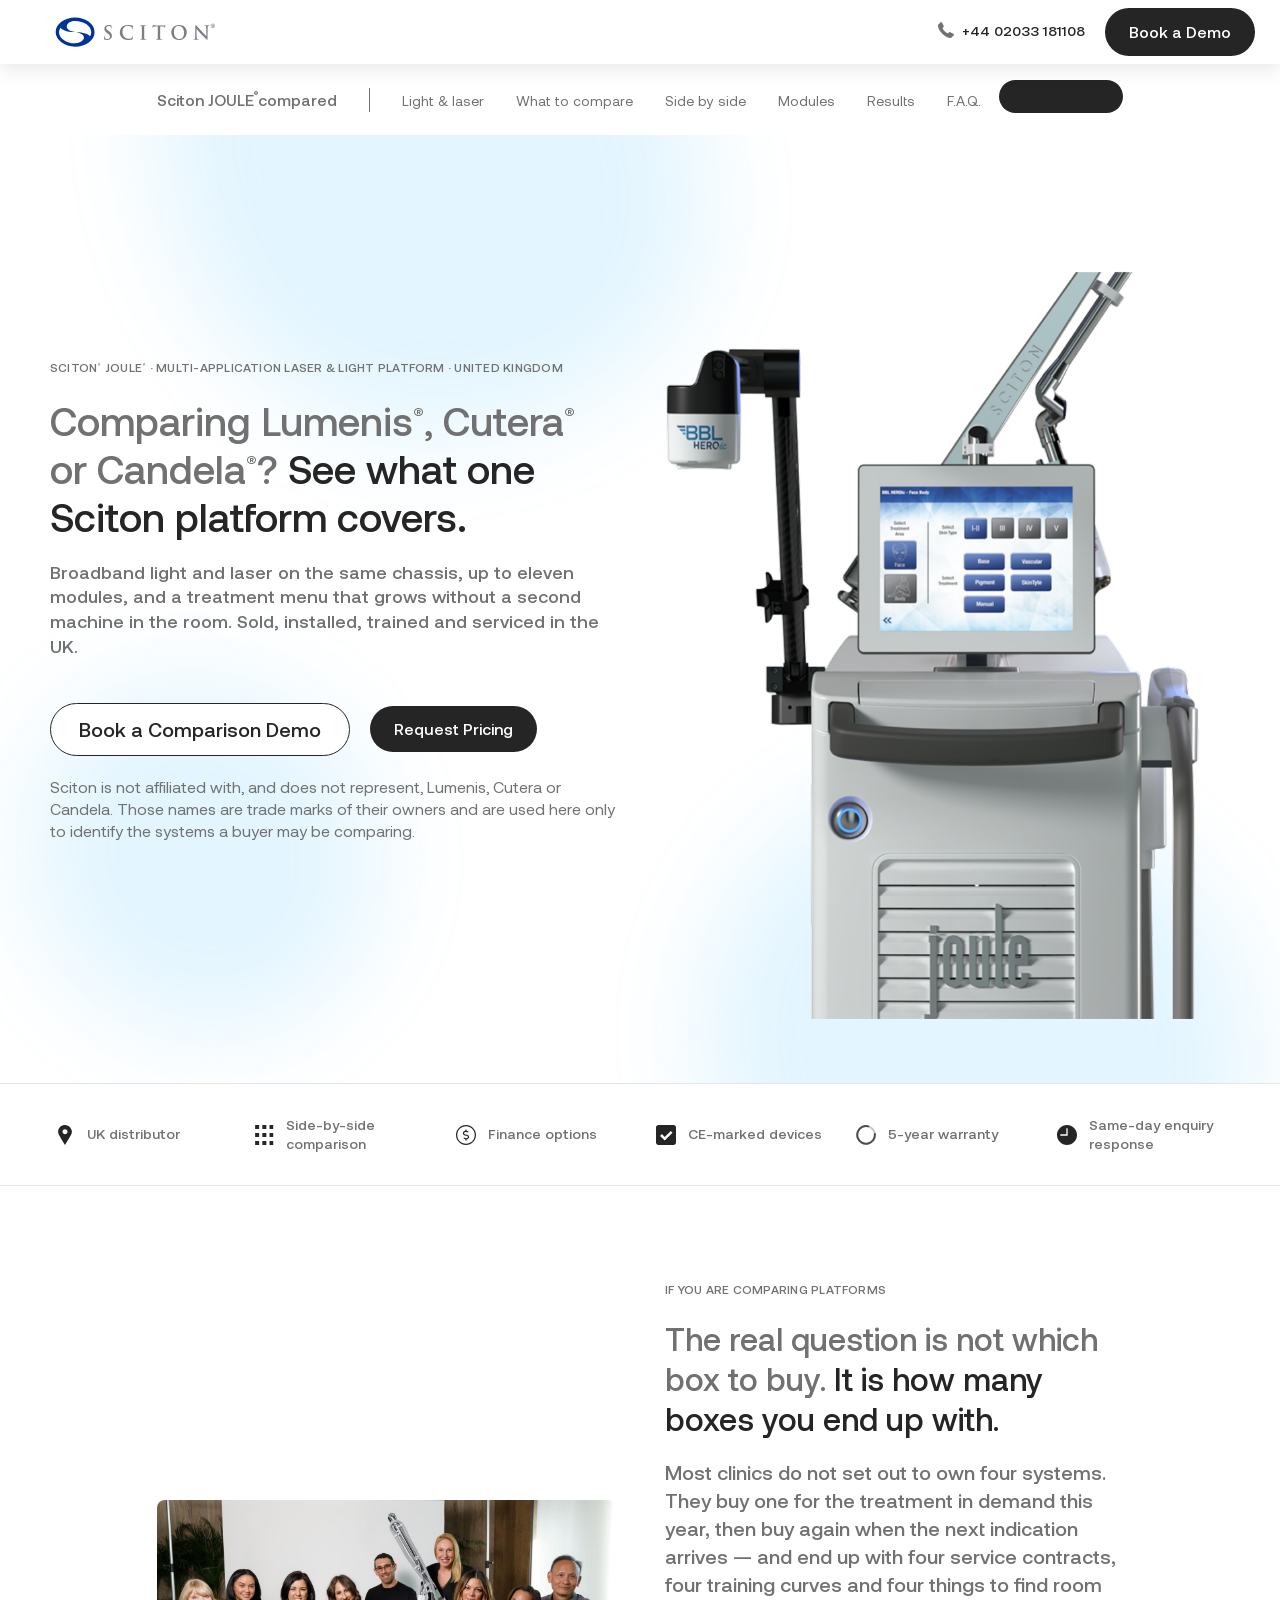
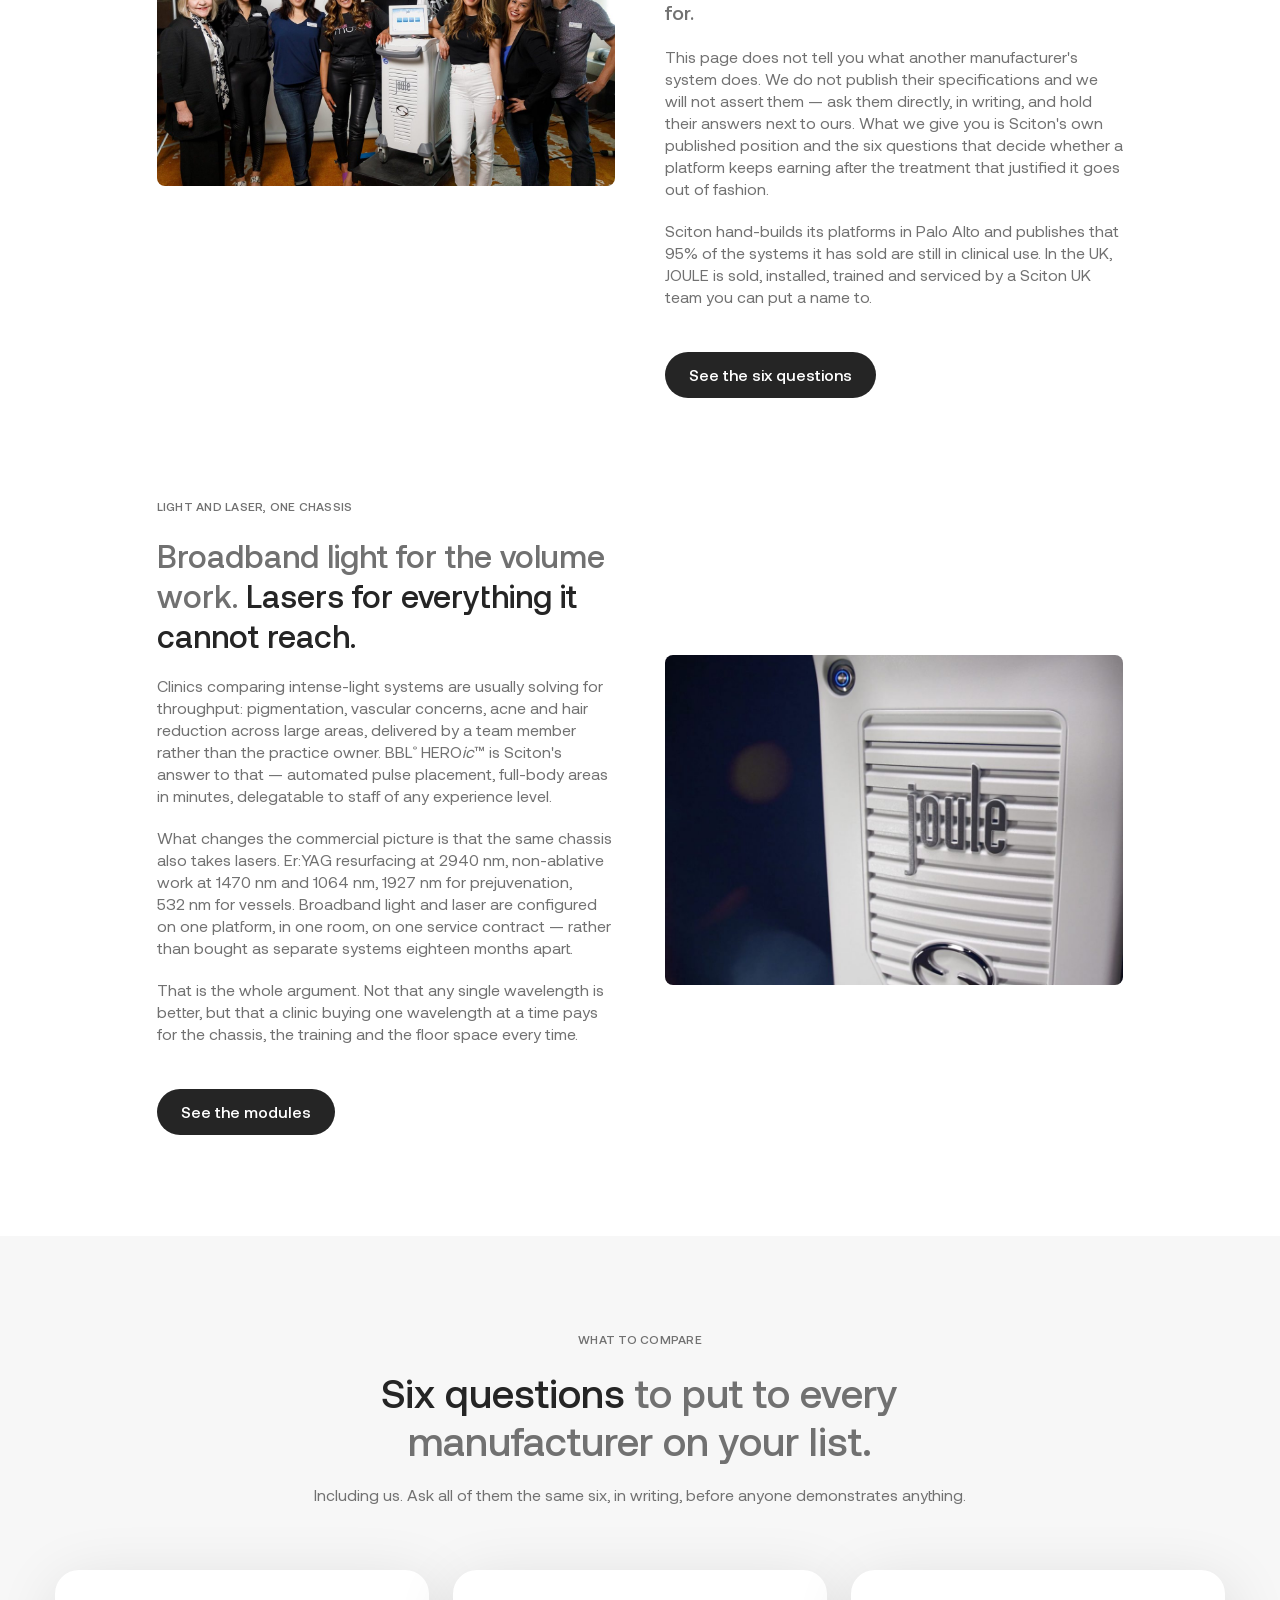
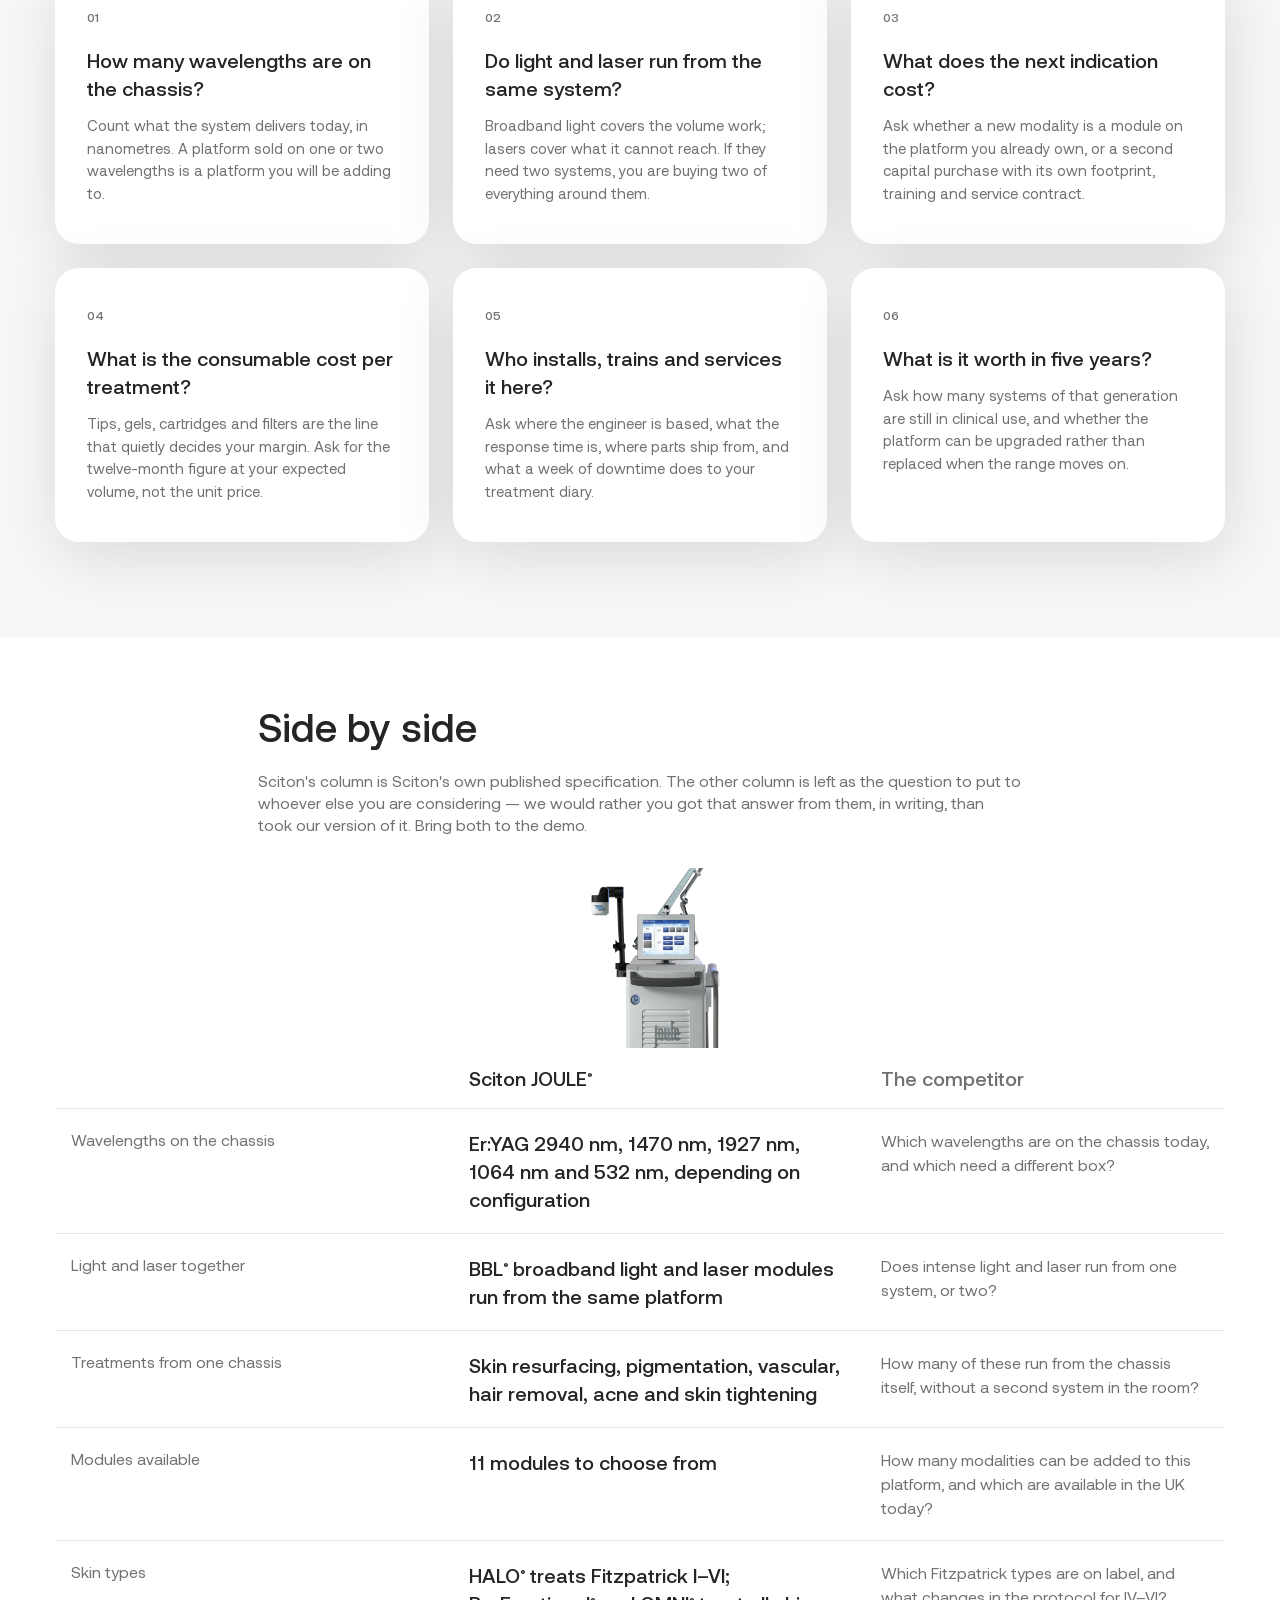
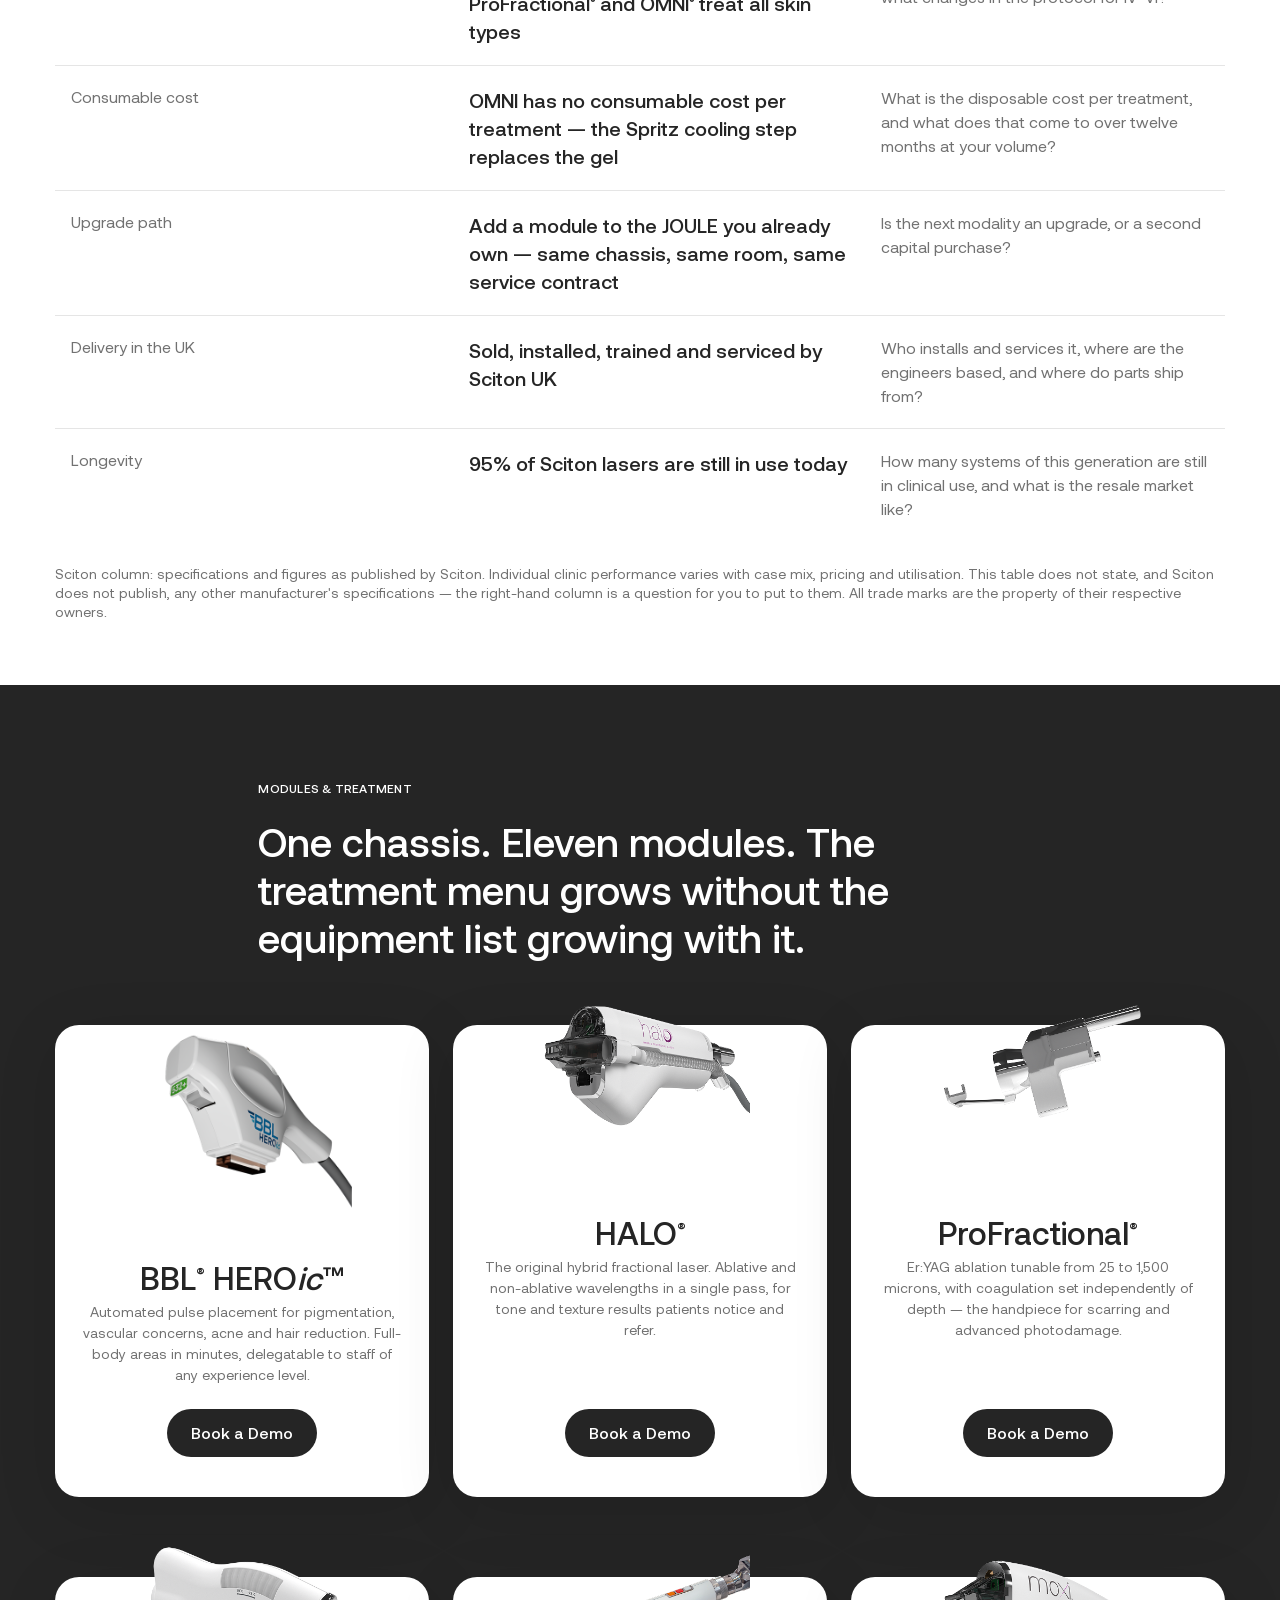
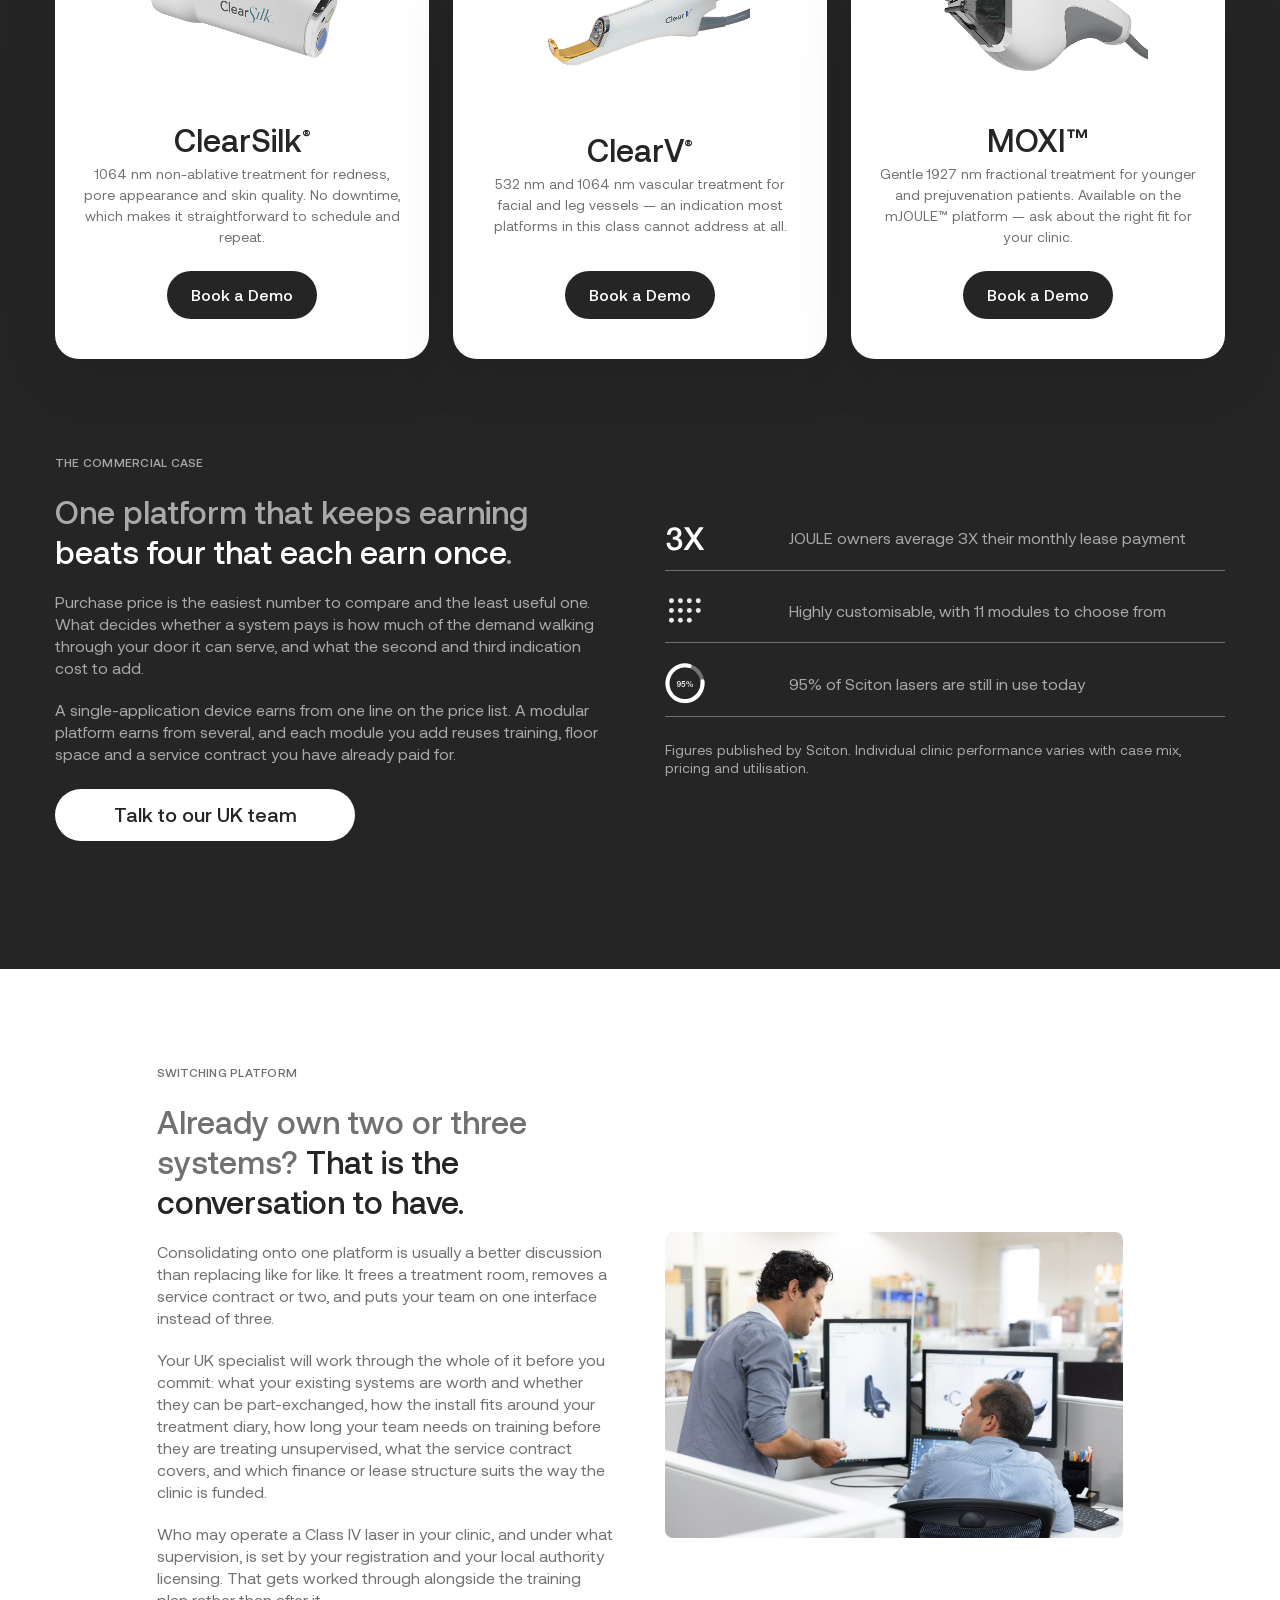
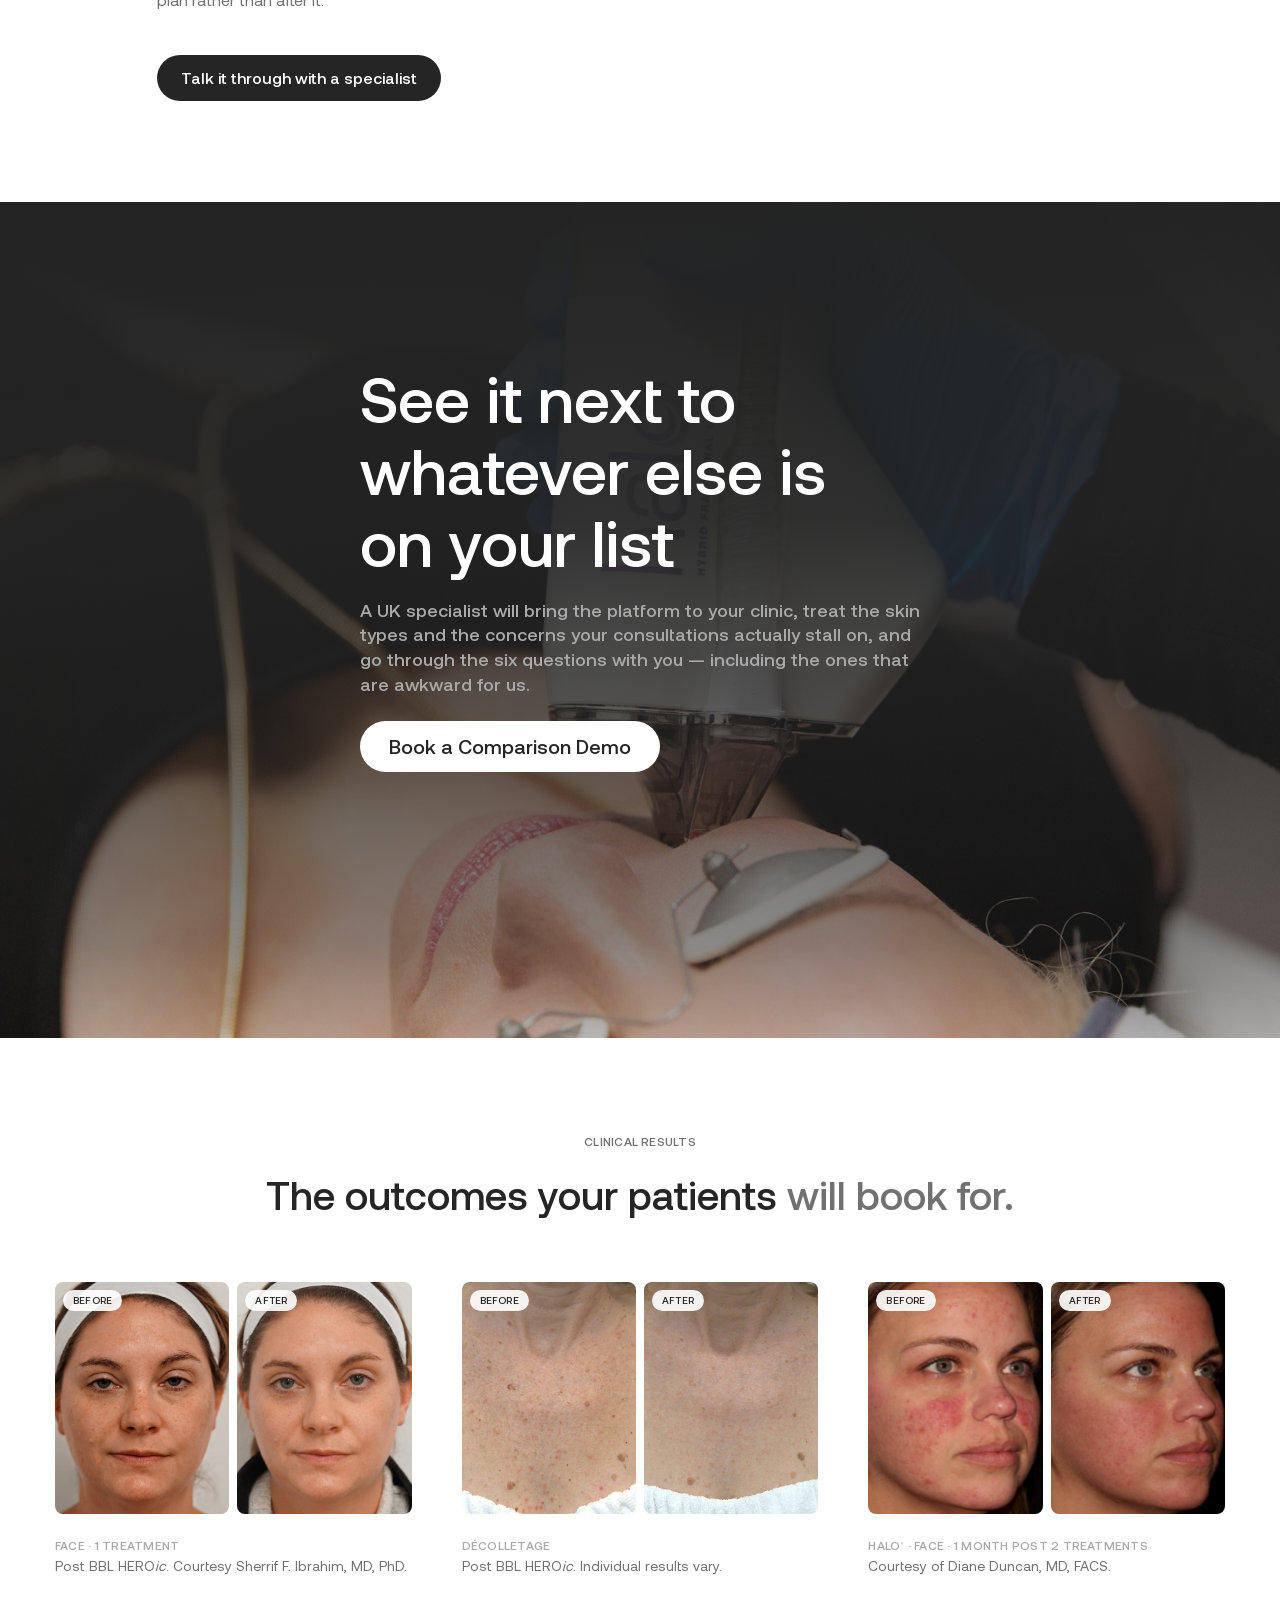
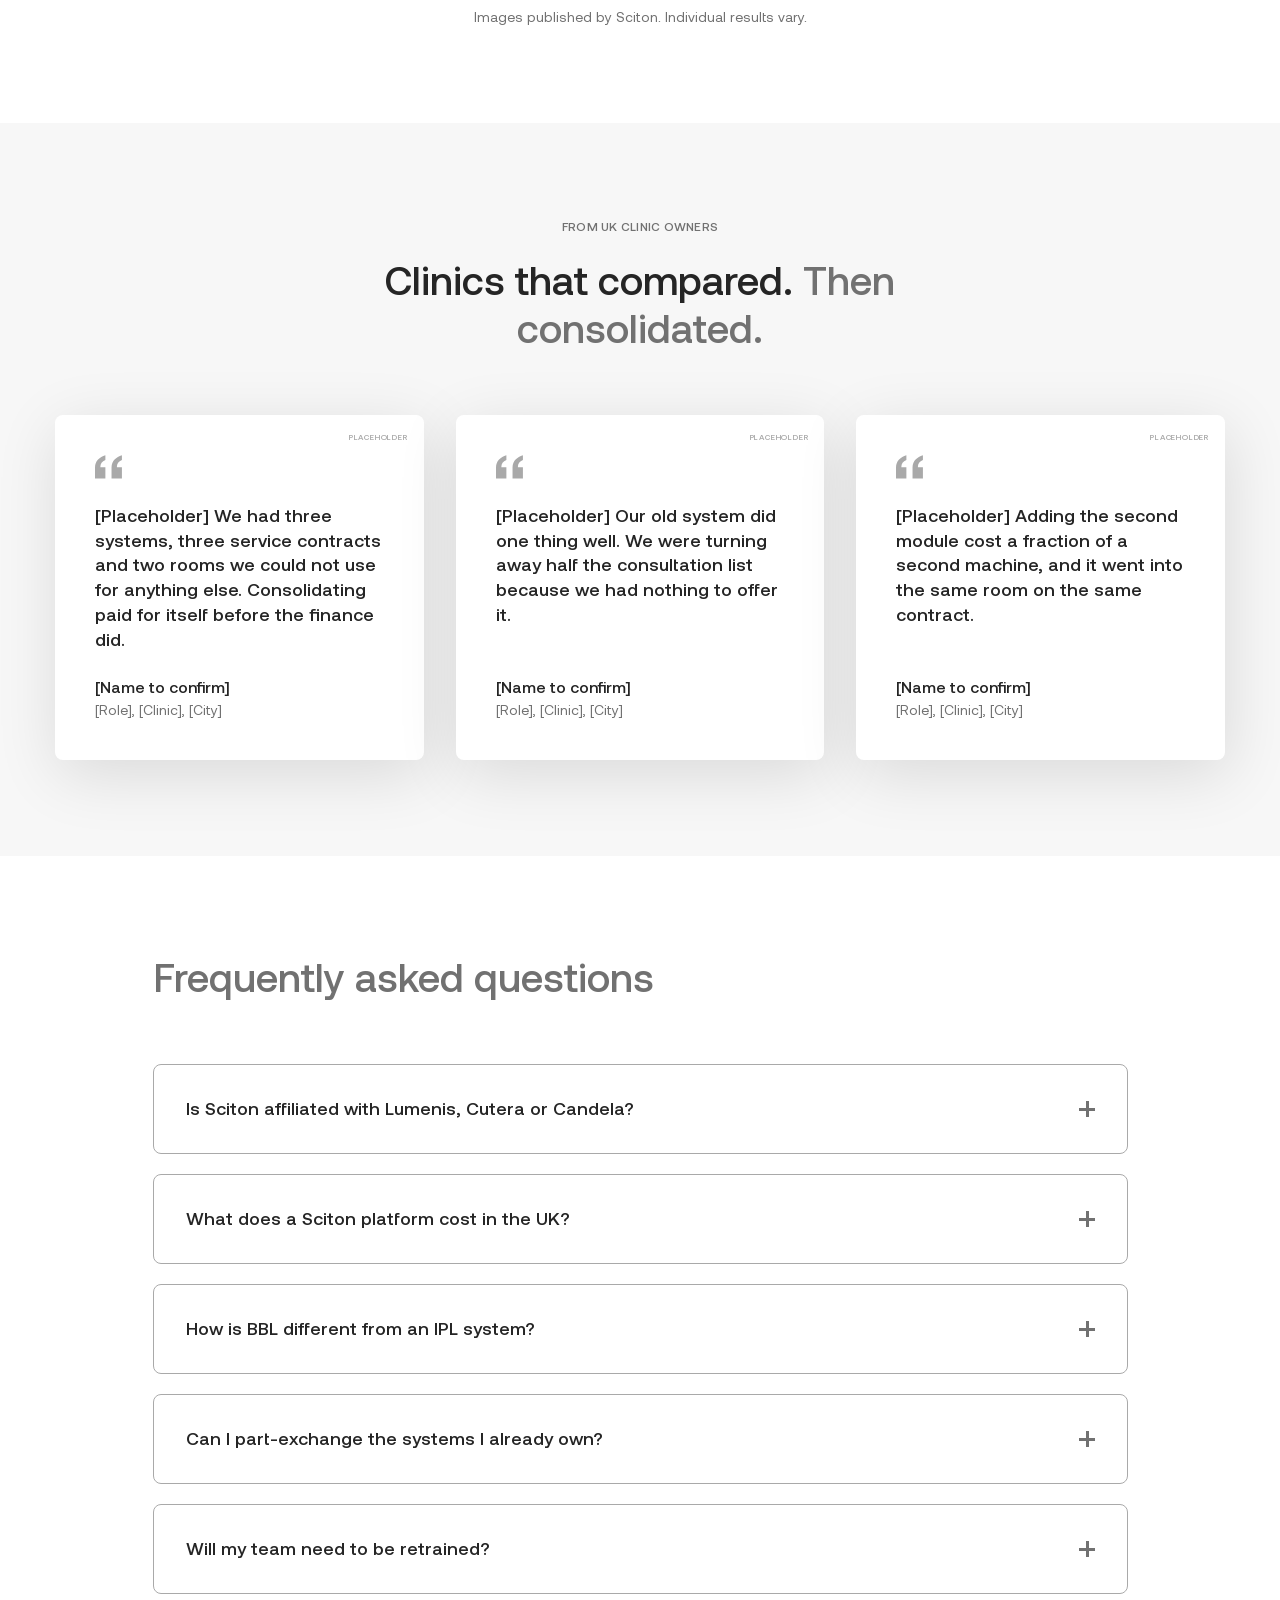
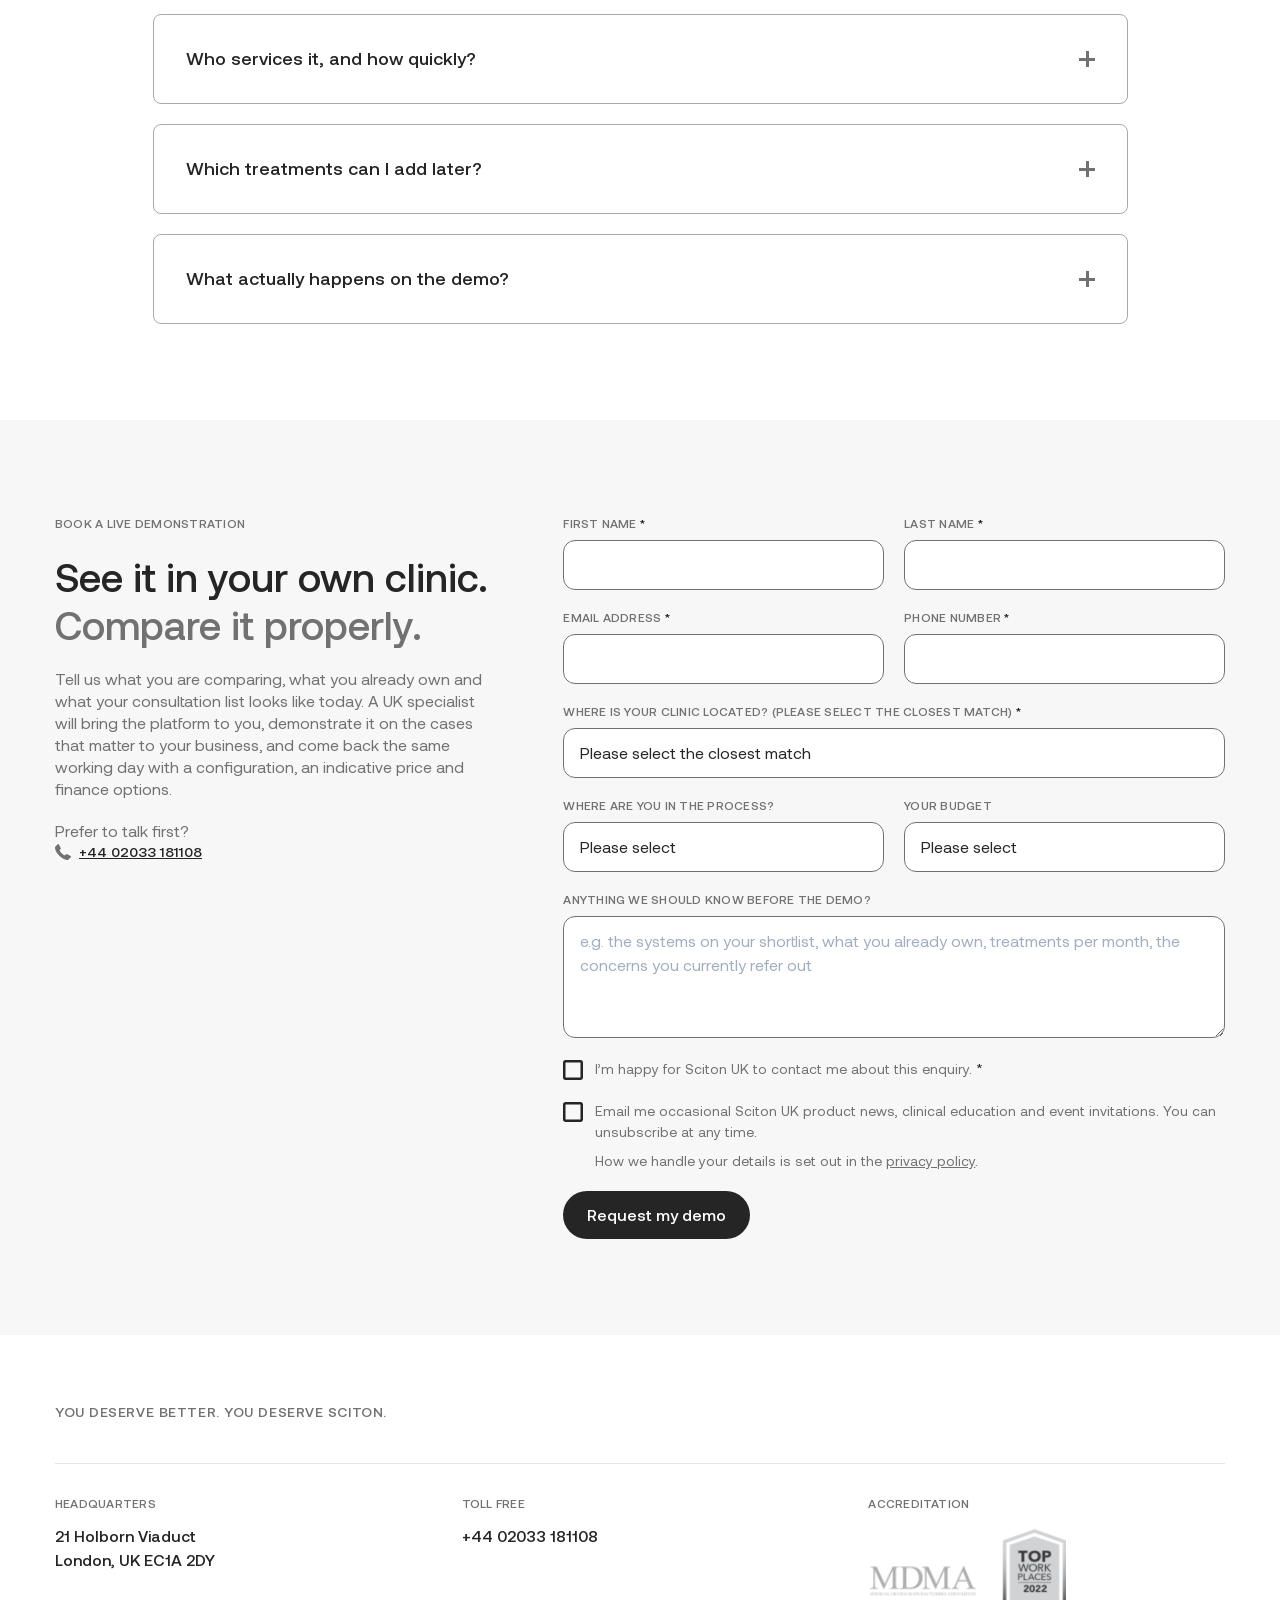
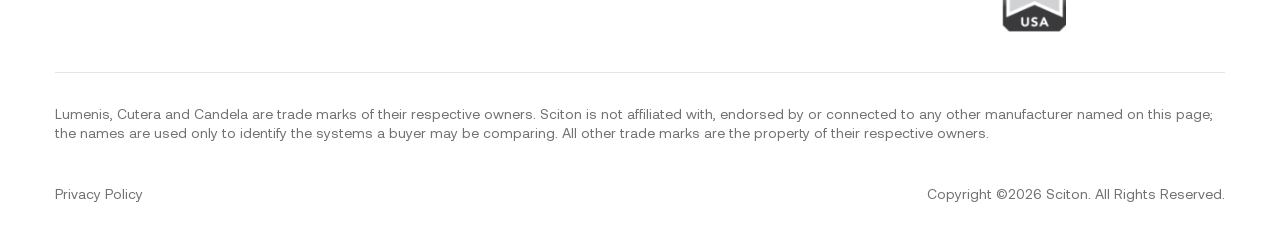
<file: Sciton Landing Pages/c6-competitor-platforms/index.html>
<!doctype html>
<html lang="en-GB">
<head>
<!-- Google Tag Manager -->
<script>(function(w,d,s,l,i){w[l]=w[l]||[];w[l].push({'gtm.start':
new Date().getTime(),event:'gtm.js'});var f=d.getElementsByTagName(s)[0],
j=d.createElement(s),dl=l!='dataLayer'?'&l='+l:'';j.async=true;j.src=
'https://www.googletagmanager.com/gtm.js?id='+i+dl;f.parentNode.insertBefore(j,f);
})(window,document,'script','dataLayer','GTM-N37FXBXC');</script>
<!-- End Google Tag Manager -->
<meta charset="utf-8">
<meta name="viewport" content="width=device-width, initial-scale=1">
<title>Sciton JOULE&reg; Compared | Multi-Application Laser &amp; Light Platform UK | Demo</title>
<meta name="description" content="Comparing Lumenis, Cutera or Candela systems? See how the Sciton JOULE platform compares on wavelengths per chassis, broadband light and laser together, upgrade path and UK service. Six questions to ask any manufacturer, plus a side-by-side demo.">
<meta name="robots" content="noindex, nofollow">
<link rel="canonical" href="https://sciton.uk/joule/">
<link rel="icon" href="../assets/img/sciton-logo.svg">

<link rel="preload" href="../assets/fonts/Aeonik-Regular.woff2" as="font" type="font/woff2" crossorigin>
<link rel="preload" href="../assets/fonts/Aeonik-Medium.woff2" as="font" type="font/woff2" crossorigin>
<link rel="stylesheet" href="../assets/css/sciton-theme.css">
<link rel="stylesheet" href="../assets/css/lp.css">
</head>
<body class="page-vs-platforms">
<!-- Google Tag Manager (noscript) -->
<noscript><iframe src="https://www.googletagmanager.com/ns.html?id=GTM-N37FXBXC"
height="0" width="0" style="display:none;visibility:hidden"></iframe></noscript>
<!-- End Google Tag Manager (noscript) -->

<!-- Icon sprite, inlined as on C1-C3 so the page has no extra request. -->
<svg aria-hidden="true" focusable="false" style="position:absolute;width:0;height:0;overflow:hidden" version="1.1" xmlns="http://www.w3.org/2000/svg" xmlns:xlink="http://www.w3.org/1999/xlink"><defs><symbol id="icon-sciton-mark" viewBox="0 0 32 32">
<title>sciton-mark</title>
<path d="M16.003 3.692c-8.825 0-16.003 5.255-16.003 11.726s7.181 11.74 16.003 11.74c8.822 0 15.997-5.255 15.997-11.729s-7.178-11.738-15.997-11.738zM2.759 15.433c0.012-1.288 0.401-2.546 1.12-3.62 3.154 3.872 11.819 3.476 11.819 3.476s-6.551-0.727-6.59-4.129c-0.028-2.55 2.61-4.243 5.601-4.633 0.28-0.039 0.56-0.066 0.815-0.091 0.16 0 0.319 0 0.479 0 7.301-0.006 13.247 4.030 13.247 8.997-0.008 1.185-0.339 2.345-0.958 3.36-3.299-3.642-11.645-3.266-11.645-3.266s6.553 0.722 6.59 4.121c0.031 2.556-2.61 4.243-5.601 4.638-0.541 0.069-1.064 0.119-1.56 0.147h-0.073c-7.298 0.003-13.244-4.035-13.244-8.999z"></path>
</symbol><symbol id="icon-progress" viewBox="0 0 32 32">
<title>progress</title>
<path fill="none" stroke="#c5c7c6" style="stroke: var(--color1, #c5c7c6)" stroke-linejoin="round" stroke-linecap="round" stroke-miterlimit="4" stroke-width="3.122" d="M16.001 1.79c1.86 0 3.701 0.366 5.419 1.078s3.279 1.755 4.594 3.070c1.315 1.315 2.358 2.876 3.070 4.594s1.078 3.56 1.078 5.419-0.366 3.701-1.078 5.419c-0.712 1.718-1.755 3.279-3.070 4.594s-2.876 2.358-4.594 3.070c-1.718 0.712-3.56 1.078-5.419 1.078s-3.701-0.366-5.419-1.078c-1.718-0.712-3.279-1.755-4.594-3.070s-2.358-2.876-3.070-4.594-1.078-3.559-1.078-5.419c0-1.86 0.366-3.701 1.078-5.419s1.755-3.279 3.070-4.594c1.315-1.315 2.876-2.358 4.594-3.070s3.559-1.078 5.419-1.078v0z"></path>
<path fill="none" stroke="#4d4d4d" style="stroke: var(--color2, #4d4d4d)" stroke-linejoin="round" stroke-linecap="round" stroke-miterlimit="4" stroke-width="3.122" d="M30.208 14.264c0.348 3.435-0.574 6.886-2.59 9.703s-4.989 4.805-8.356 5.59c-3.367 0.784-6.897 0.311-9.924-1.332s-5.341-4.34-6.506-7.584-1.101-6.811 0.18-10.027c1.281-3.216 3.692-5.859 6.776-7.432s6.666-1.843 10.004-0.981"></path>
</symbol><symbol id="icon-clock" viewBox="0 0 32 32">
      <title>clock</title>
      <path class="path1" d="M16 0c-8.837 0-16 7.163-16 16s7.163 16 16 16 16-7.163 16-16-7.163-16-16-16zM17.055 17.057l-11.747-0.020 0.004-2.11 9.633 0.016v-9.633h2.11v11.747z"></path>
    </symbol><symbol id="icon-location" viewBox="0 0 32 32">
      <title>location</title>
      <path class="path1" d="M26.501 7.964c-0.114-0.427-0.345-0.882-0.516-1.28-2.048-4.921-6.522-6.684-10.134-6.684-4.836 0-10.162 3.243-10.873 9.927v1.366c0 0.057 0.020 0.569 0.048 0.825 0.399 3.185 2.912 6.571 4.789 9.756 2.020 3.413 4.115 6.77 6.192 10.126 1.28-2.19 2.556-4.409 3.807-6.542 0.341-0.626 0.737-1.252 1.078-1.849 0.227-0.398 0.662-0.796 0.861-1.166 2.020-3.698 5.27-7.424 5.27-11.093v-1.507c0-0.398-0.493-1.792-0.521-1.877zM15.94 14.82c-1.422 0-2.978-0.711-3.746-2.674-0.114-0.312-0.105-0.939-0.105-0.996v-0.882c0-2.502 2.125-3.64 3.973-3.64 2.276 0 4.036 1.821 4.036 4.096s-1.883 4.096-4.158 4.096z"></path>
    </symbol><symbol id="icon-phone" viewBox="0 0 32 32">
      <title>phone</title>
      <path class="path1" d="M31.985 25.248c0.068 0.52-0.090 0.971-0.474 1.355l-4.506 4.471c-0.203 0.226-0.469 0.418-0.796 0.576s-0.649 0.26-0.965 0.305c-0.023 0-0.090 0.006-0.203 0.017s-0.26 0.017-0.44 0.017c-0.429 0-1.124-0.073-2.084-0.22s-2.134-0.508-3.523-1.084c-1.389-0.576-2.964-1.44-4.726-2.592s-3.636-2.733-5.623-4.743c-1.581-1.558-2.891-3.049-3.93-4.472s-1.874-2.738-2.507-3.947c-0.632-1.208-1.107-2.304-1.423-3.286s-0.531-1.829-0.644-2.541-0.158-1.27-0.136-1.677c0.023-0.407 0.034-0.632 0.034-0.678 0.045-0.316 0.147-0.638 0.305-0.965s0.35-0.593 0.576-0.796l4.506-4.506c0.316-0.316 0.678-0.474 1.084-0.474 0.294 0 0.553 0.085 0.779 0.254s0.418 0.378 0.576 0.627l3.625 6.877c0.203 0.361 0.26 0.757 0.169 1.186s-0.282 0.79-0.576 1.084l-1.66 1.66c-0.045 0.045-0.085 0.119-0.119 0.22s-0.051 0.186-0.051 0.254c0.090 0.474 0.294 1.016 0.61 1.626 0.271 0.542 0.689 1.203 1.253 1.982s1.366 1.677 2.405 2.693c1.016 1.039 1.92 1.846 2.71 2.422s1.451 0.999 1.982 1.27 0.937 0.435 1.22 0.491l0.423 0.085c0.045 0 0.119-0.017 0.22-0.051s0.175-0.073 0.22-0.119l1.931-1.965c0.407-0.361 0.881-0.542 1.423-0.542 0.384 0 0.689 0.068 0.915 0.203h0.034l6.538 3.862c0.474 0.294 0.757 0.666 0.847 1.118z"></path>
    </symbol><symbol id="icon-play" viewBox="0 0 32 32">
<title>play</title>
<path d="M2.667 0.001v32l26.667-16-26.667-16z"></path>
</symbol><symbol id="icon-chevron-down" viewBox="0 0 32 32">
<title>chevron-down</title>
<path d="M27.68 9.319c-0.426-0.426-1.117-0.426-1.543 0l-10.137 10.138-10.138-10.138c-0.426-0.426-1.117-0.426-1.543 0s-0.426 1.117 0 1.543l10.909 10.909c0.205 0.205 0.482 0.32 0.771 0.32s0.567-0.115 0.771-0.32l10.909-10.909c0.426-0.426 0.426-1.117 0-1.543z"></path>
</symbol><symbol id="icon-chevron-left" viewBox="0 0 32 32">
<title>chevron-left</title>
<path d="M11.634 16l10.138-10.138c0.426-0.426 0.426-1.117 0-1.543s-1.117-0.426-1.543 0l-10.909 10.909c-0.205 0.204-0.32 0.482-0.32 0.771s0.115 0.567 0.32 0.771l10.909 10.909c0.213 0.213 0.492 0.32 0.771 0.32s0.558-0.106 0.771-0.32c0.426-0.426 0.426-1.117 0-1.543l-10.138-10.137z"></path>
</symbol><symbol id="icon-chevron-right" viewBox="0 0 32 32">
<title>chevron-right</title>
<path d="M21.771 15.228l-10.909-10.909c-0.426-0.426-1.117-0.426-1.543 0s-0.426 1.117 0 1.543l10.138 10.137-10.138 10.138c-0.426 0.426-0.426 1.117 0 1.543 0.213 0.213 0.492 0.32 0.771 0.32s0.558-0.107 0.771-0.32l10.909-10.909c0.205-0.205 0.32-0.482 0.32-0.771s-0.115-0.567-0.32-0.771z"></path>
</symbol><symbol id="icon-chevron-up" viewBox="0 0 32 32">
<title>chevron-up</title>
<path d="M27.68 20.228l-10.909-10.909c-0.204-0.205-0.482-0.319-0.771-0.319s-0.567 0.115-0.771 0.32l-10.909 10.909c-0.426 0.426-0.426 1.117 0 1.543s1.117 0.426 1.543 0l10.137-10.138 10.138 10.138c0.213 0.213 0.492 0.32 0.771 0.32s0.558-0.107 0.771-0.32c0.426-0.426 0.426-1.117-0-1.543z"></path>
</symbol><symbol id="icon-facebook" viewBox="0 0 19 32">
      <title>facebook</title>
      <path class="path1" d="M17.125 0.214v4.714h-2.804q-1.536 0-2.071 0.643t-0.536 1.929v3.375h5.232l-0.696 5.286h-4.536v13.554h-5.464v-13.554h-4.554v-5.286h4.554v-3.893q0-3.321 1.857-5.152t4.946-1.83q2.625 0 4.071 0.214z"></path>
    </symbol><symbol id="icon-vimeo" viewBox="0 0 32 32">
<title>vimeo</title>
<path d="M31.988 8.563c-0.144 3.113-2.319 7.381-6.525 12.794-4.35 5.65-8.031 8.481-11.044 8.481-1.863 0-3.444-1.719-4.731-5.163-0.863-3.156-1.719-6.313-2.581-9.469-0.956-3.444-1.981-5.162-3.081-5.162-0.237 0-1.075 0.506-2.513 1.506l-1.506-1.938c1.581-1.387 3.138-2.775 4.669-4.162 2.106-1.819 3.688-2.775 4.744-2.875 2.487-0.237 4.025 1.463 4.6 5.106 0.619 3.931 1.050 6.375 1.294 7.331 0.719 3.263 1.506 4.894 2.369 4.894 0.669 0 1.675-1.056 3.019-3.175 1.337-2.113 2.056-3.725 2.156-4.831 0.194-1.825-0.525-2.744-2.156-2.744-0.769 0-1.556 0.175-2.369 0.525 1.575-5.15 4.575-7.65 9.012-7.506 3.281 0.087 4.831 2.219 4.644 6.388z"></path>
</symbol><symbol id="icon-instagram" viewBox="0 0 27 32">
      <title>instagram</title>
      <path class="path1" d="M18.286 16q0-1.893-1.339-3.232t-3.232-1.339-3.232 1.339-1.339 3.232 1.339 3.232 3.232 1.339 3.232-1.339 1.339-3.232zM20.75 16q0 2.929-2.054 4.982t-4.982 2.054-4.982-2.054-2.054-4.982 2.054-4.982 4.982-2.054 4.982 2.054 2.054 4.982zM22.679 8.679q0 0.679-0.482 1.161t-1.161 0.482-1.161-0.482-0.482-1.161 0.482-1.161 1.161-0.482 1.161 0.482 0.482 1.161zM13.714 4.75q-0.125 0-1.366-0.009t-1.884 0-1.723 0.054-1.839 0.179-1.277 0.33q-0.893 0.357-1.571 1.036t-1.036 1.571q-0.196 0.518-0.33 1.277t-0.179 1.839-0.054 1.723 0 1.884 0.009 1.366-0.009 1.366 0 1.884 0.054 1.723 0.179 1.839 0.33 1.277q0.357 0.893 1.036 1.571t1.571 1.036q0.518 0.196 1.277 0.33t1.839 0.179 1.723 0.054 1.884 0 1.366-0.009 1.366 0.009 1.884 0 1.723-0.054 1.839-0.179 1.277-0.33q0.893-0.357 1.571-1.036t1.036-1.571q0.196-0.518 0.33-1.277t0.179-1.839 0.054-1.723 0-1.884-0.009-1.366 0.009-1.366 0-1.884-0.054-1.723-0.179-1.839-0.33-1.277q-0.357-0.893-1.036-1.571t-1.571-1.036q-0.518-0.196-1.277-0.33t-1.839-0.179-1.723-0.054-1.884 0-1.366 0.009zM27.429 16q0 4.089-0.089 5.661-0.179 3.714-2.214 5.75t-5.75 2.214q-1.571 0.089-5.661 0.089t-5.661-0.089q-3.714-0.179-5.75-2.214t-2.214-5.75q-0.089-1.571-0.089-5.661t0.089-5.661q0.179-3.714 2.214-5.75t5.75-2.214q1.571-0.089 5.661-0.089t5.661 0.089q3.714 0.179 5.75 2.214t2.214 5.75q0.089 1.571 0.089 5.661z"></path>
    </symbol><symbol id="icon-youtube" viewBox="0 0 32 32">
    <title>youtube</title>
    <path d="M28.091 13.733l-21.294-13.417c-0.63-0.375-1.411-0.312-2.002-0.312-2.361 0-2.351 1.823-2.351 2.285v27.422c0 0.39-0.010 2.285 2.351 2.285 0.59 0 1.372 0.062 2.002-0.312l21.294-13.416c1.748-1.040 1.446-2.267 1.446-2.267s0.302-1.227-1.446-2.267z"></path>
    </symbol><symbol id="icon-linkedin" viewBox="0 0 32 32">
    <title>linkedin</title>
    <path d="M12 12h5.535v2.837h0.079c0.77-1.381 2.655-2.837 5.464-2.837 5.842 0 6.922 3.637 6.922 8.367v9.633h-5.769v-8.54c0-2.037-0.042-4.657-3.001-4.657-3.005 0-3.463 2.218-3.463 4.509v8.688h-5.767v-18z"></path>
    <path d="M2 12h6v18h-6v-18z"></path>
    <path d="M8 7c0 1.657-1.343 3-3 3s-3-1.343-3-3c0-1.657 1.343-3 3-3s3 1.343 3 3z"></path>
    </symbol><symbol id="icon-checkbox" viewBox="0 0 32 32">
      <title>checkbox</title>
      <path d="M28 0h-24c-2.2 0-4 1.8-4 4v24c0 2.2 1.8 4 4 4h24c2.2 0 4-1.8 4-4v-24c0-2.2-1.8-4-4-4zM28 28h-24v-24h24v24z"></path>
    </symbol><symbol id="icon-checkbox-checked" viewBox="0 0 32 32">
      <title>checkbox-checked</title>
      <path d="M28 0h-24c-2.2 0-4 1.8-4 4v24c0 2.2 1.8 4 4 4h24c2.2 0 4-1.8 4-4v-24c0-2.2-1.8-4-4-4zM14 24.828l-7.414-7.414 2.828-2.828 4.586 4.586 9.586-9.586 2.828 2.828-12.414 12.414z"></path>
    </symbol><symbol id="icon-left-arrow" viewBox="0 0 46 32">
<title>left-arrow</title>
<path d="M15.111 1.043c0.628-0.628 1.618-0.628 2.246 0 0.607 0.607 0.607 1.618 0 2.223l-11.388 11.388h37.579c0.876 0 1.595 0.696 1.595 1.572s-0.719 1.595-1.595 1.595h-37.579l11.388 11.367c0.607 0.629 0.607 1.64 0 2.246-0.628 0.628-1.618 0.628-2.246 0l-14.084-14.084c-0.607-0.607-0.607-1.618 0-2.223l14.084-14.084z"></path>
</symbol><symbol id="icon-right-arrow" viewBox="0 0 48 32">
<title>right-arrow</title>
<path d="M31.514 1.458c-0.59-0.611-1.573-0.611-2.184 0-0.59 0.59-0.59 1.573 0 2.162l11.074 11.073h-36.541c-0.852 0.001-1.529 0.678-1.529 1.53s0.677 1.551 1.529 1.551h36.541l-11.074 11.053c-0.59 0.611-0.59 1.595 0 2.184 0.611 0.611 1.595 0.611 2.184 0l13.695-13.695c0.611-0.59 0.611-1.573 0-2.162l-13.695-13.696z"></path>
</symbol><symbol id="icon-down-arrow" viewBox="0 0 22 32">
<title>down-arrow</title>
<path d="M21.67 21.41c0.44-0.425 0.44-1.132 0-1.572-0.425-0.425-1.132-0.425-1.556 0l-7.973 7.973v-26.309c-0.001-0.613-0.488-1.101-1.102-1.101s-1.117 0.487-1.117 1.101v26.309l-7.958-7.973c-0.44-0.425-1.148-0.425-1.572 0-0.44 0.44-0.44 1.148 0 1.572l9.86 9.86c0.425 0.44 1.132 0.44 1.557 0l9.861-9.86z"></path>
</symbol><symbol id="icon-quotes" viewBox="0 0 37 32">
<title>quotes</title>
<path d="M36.379 6.512c-2.246 0.823-3.967 2.096-5.165 3.818-1.123 1.722-1.684 3.78-1.684 6.175h6.849v15.158h-14.035v-15.158c0-2.096 0.374-4.042 1.123-5.839s1.759-3.368 3.032-4.716c1.273-1.422 2.732-2.62 4.379-3.593 1.722-0.973 3.556-1.759 5.502-2.358v6.512zM14.035 6.512c-2.246 0.823-3.967 2.096-5.165 3.818-1.123 1.722-1.684 3.78-1.684 6.175h6.849v15.158h-14.035v-15.158c0-2.096 0.374-4.042 1.123-5.839s1.759-3.368 3.032-4.716c1.273-1.422 2.732-2.62 4.379-3.593 1.722-0.973 3.556-1.759 5.502-2.358v6.512z"></path>
</symbol><symbol id="icon-quotations" viewBox="0 0 32 32">
    <path fill="#a9a9a9" style="fill: var(--color1, #a9a9a9)" opacity="0.2" d="M32 7.994c-1.975 0.707-3.49 1.8-4.543 3.279-0.988 1.479-1.482 3.247-1.482 5.305h6.025v13.021h-12.346v-13.021c0-1.8 0.329-3.472 0.988-5.016s1.547-2.894 2.667-4.051c1.119-1.222 2.403-2.251 3.852-3.087 1.514-0.836 3.128-1.511 4.84-2.026v5.594zM12.346 7.994c-1.975 0.707-3.49 1.8-4.543 3.279-0.988 1.479-1.481 3.247-1.481 5.305h6.025v13.021h-12.346v-13.021c0-1.8 0.329-3.472 0.988-5.016s1.547-2.894 2.667-4.051c1.119-1.222 2.403-2.251 3.852-3.087 1.514-0.836 3.128-1.511 4.84-2.026v5.594z"></path>
    </symbol><symbol id="icon-plus" viewBox="0 0 32 32">
<title>plus</title>
<path d="M0 14h32v6h-32v-6z"></path>
<path d="M12 32v-32h6v32h-6z"></path>
</symbol><symbol id="icon-minus" viewBox="0 0 32 32">
<title>minus</title>
<path d="M0 19.2v-6.4h32v6.4h-32z"></path>
</symbol><symbol id="icon-send" viewBox="0 0 24 24">
      <title>send</title>
      <path d="M2.016 21v-6.984l15-2.016-15-2.016v-6.984l21 9z"></path>
    </symbol><symbol id="icon-calendar" viewBox="0 0 32 32">
<title>calendar</title>
<path d="M0.936 24.438h24.501c0.22 0 0.432-0.077 0.601-0.217 0.235-0.197 5.604-4.815 5.931-14.784h-26.314c-0.326 9.049-5.27 13.302-5.321 13.344-0.301 0.255-0.412 0.67-0.277 1.040s0.485 0.616 0.879 0.616z"></path>
<path d="M31.062 3.812h-4.688v-0.938c0-0.525-0.413-0.938-0.938-0.938s-0.938 0.413-0.938 0.938v0.938h-4.75v-0.938c0-0.525-0.413-0.938-0.938-0.938s-0.938 0.413-0.938 0.938v0.938h-4.688v-0.938c0-0.525-0.413-0.938-0.938-0.938s-0.938 0.413-0.938 0.938v0.938h-4.688c-0.525 0-0.938 0.413-0.938 0.938v2.813h26.314v-2.813c0-0.525-0.413-0.938-0.938-0.938z"></path>
<path d="M27.242 25.658c-0.509 0.424-1.148 0.655-1.805 0.655h-19.751v2.813c0 0.518 0.419 0.938 0.938 0.938h24.439c0.518 0 0.938-0.419 0.938-0.938v-10.51c-1.808 4.435-4.33 6.684-4.758 7.042z"></path>
</symbol><symbol id="icon-dollar-circle" viewBox="0 0 32 32">
<title>dollar-circle</title>
<path d="M16 0c-8.822 0-16 7.178-16 16s7.178 16 16 16 16-7.178 16-16-7.178-16-16-16zM16 30c-7.72 0-14-6.28-14-14s6.28-14 14-14 14 6.28 14 14-6.28 14-14 14z"></path>
<path d="M16 15c-1.626 0-3-0.916-3-2s1.374-2 3-2c0.92 0 1.772 0.288 2.336 0.788 0.412 0.366 1.042 0.332 1.412-0.084 0.368-0.412 0.33-1.044-0.084-1.412-0.7-0.622-1.64-1.042-2.664-1.208v-1.084c0-0.552-0.448-1-1-1s-1 0.448-1 1v1.080c-2.28 0.372-4 1.988-4 3.92 0 2.206 2.244 4 5 4 1.626 0 3 0.916 3 2s-1.374 2-3 2c-0.92 0-1.772-0.288-2.336-0.788-0.412-0.368-1.044-0.332-1.412 0.084-0.368 0.412-0.33 1.044 0.084 1.412 0.7 0.624 1.64 1.042 2.664 1.21v1.082c0 0.552 0.448 1 1 1s1-0.448 1-1v-1.080c2.28-0.372 4-1.988 4-3.92 0-2.206-2.244-4-5-4z"></path>
</symbol><symbol id="icon-wave" viewBox="0 0 32 32">
<title>wave</title>
<path d="M30.039 17.309c0.591-0.59 0.917-1.375 0.918-2.21s-0.325-1.621-0.915-2.212c-0.301-0.301-0.649-0.527-1.021-0.679l1.283-1.278c0.593-0.59 0.92-1.375 0.921-2.211s-0.324-1.622-0.915-2.214l-0.033-0.033c-0.456-0.456-1.020-0.742-1.611-0.856 0.036-0.19 0.055-0.385 0.055-0.582 0.001-0.836-0.324-1.622-0.915-2.213l-0.041-0.041c-0.59-0.59-1.375-0.915-2.21-0.915-0.564 0-1.104 0.149-1.578 0.427-0.154-0.418-0.398-0.8-0.721-1.124l-0.027-0.027c-1.218-1.218-3.201-1.218-4.42 0l-8.351 8.352 1.037-4.284c0.41-1.693-0.515-3.419-2.151-4.015-0.921-0.336-1.943-0.259-2.803 0.209s-1.48 1.285-1.698 2.241l-0.142 0.623c-0.68 2.98-1.805 5.975-3.343 8.902-1.152 2.193-1.591 4.757-1.236 7.22 0.368 2.549 1.527 4.861 3.353 6.687 2.241 2.241 5.22 3.475 8.389 3.475h0.008c3.172-0.002 6.153-1.24 8.393-3.486l2.391-2.397 7.384-7.357zM18.905 25.707c-1.878 1.883-4.376 2.92-7.035 2.922h-0.007c-2.656 0-5.153-1.034-7.032-2.913-1.53-1.53-2.502-3.468-2.81-5.603-0.298-2.066 0.070-4.216 1.035-6.053 1.615-3.073 2.798-6.225 3.515-9.367l0.142-0.623c0.097-0.425 0.361-0.773 0.744-0.981s0.819-0.241 1.228-0.092c0.717 0.261 1.122 1.017 0.942 1.758l-1.842 7.606c-0.218 0.784 0.792 1.657 1.612 0.905l10.768-10.768c0.47-0.47 1.234-0.47 1.703-0.001l0.027 0.027c0.227 0.228 0.353 0.53 0.353 0.852s-0.125 0.624-0.353 0.852c-1.753 1.753-4.897 4.896-6.617 6.617-0.375 0.375-0.375 0.983 0 1.358s0.983 0.375 1.358 0c1.063-1.063 7.17-7.17 8.065-8.065 0.227-0.228 0.53-0.353 0.852-0.353s0.624 0.125 0.852 0.353l0.041 0.041c0.228 0.228 0.353 0.531 0.353 0.853s-0.126 0.625-0.355 0.853c-2.408 2.398-5.701 5.677-8.084 8.052-0.376 0.374-0.377 0.982-0.003 1.358 0.188 0.188 0.434 0.283 0.68 0.283 0.245 0 0.49-0.093 0.678-0.28 1.602-1.596 5.968-5.944 7.501-7.469 0.47-0.467 1.233-0.466 1.702 0.002l0.033 0.033c0.228 0.228 0.353 0.531 0.353 0.853s-0.126 0.625-0.355 0.853c-2.335 2.326-6.034 6.010-8.35 8.318-0.376 0.374-0.377 0.982-0.003 1.358 0.188 0.188 0.434 0.282 0.68 0.282 0.245 0 0.49-0.093 0.678-0.28l5.029-5.006c0.47-0.465 1.232-0.463 1.699 0.004 0.228 0.228 0.353 0.53 0.353 0.853s-0.126 0.625-0.353 0.852l-7.385 7.359-2.393 2.399z"></path>
<path d="M28.881 23.974c0.209-0.488-0.017-1.052-0.505-1.261s-1.052 0.017-1.261 0.505c-0.322 0.753-0.782 1.43-1.366 2.015-0.714 0.714-1.558 1.237-2.509 1.554-0.503 0.168-0.775 0.712-0.607 1.215 0.134 0.402 0.509 0.657 0.911 0.657 0.101 0 0.203-0.016 0.304-0.049 1.235-0.412 2.332-1.091 3.259-2.018 0.758-0.759 1.355-1.639 1.774-2.617z"></path>
<path d="M31.418 24.504c-0.488-0.209-1.052 0.017-1.261 0.504-0.449 1.047-1.088 1.99-1.902 2.803-0.946 0.946-2.058 1.652-3.306 2.1-0.499 0.179-0.759 0.729-0.58 1.228 0.141 0.392 0.51 0.636 0.904 0.636 0.108 0 0.217-0.018 0.324-0.057 1.517-0.544 2.868-1.402 4.016-2.549 0.987-0.986 1.763-2.132 2.309-3.404 0.209-0.487-0.017-1.052-0.504-1.261z"></path>
</symbol><symbol id="icon-arrow-top-right" viewBox="0 0 32 32">
<title>arrow-top-right</title>
<path d="M4.768 26.779c0.312 0.312 0.819 0.312 1.131 0l21.213-21.213c0.312-0.312 0.312-0.819 0-1.131s-0.819-0.312-1.131 0l-21.213 21.213c-0.312 0.313-0.312 0.819 0 1.131z"></path>
<path d="M26.547 25.8c0.442 0 0.8-0.358 0.8-0.8v-20c0-0.442-0.358-0.8-0.8-0.8h-20c-0.442 0-0.8 0.358-0.8 0.8s0.358 0.8 0.8 0.8h19.2v19.2c0 0.442 0.358 0.8 0.8 0.8z"></path>
</symbol><symbol id="icon-diagonal-arrow-up" viewBox="0 0 32 32">
    <path d="M0.312 31.688c0.417 0.416 1.092 0.416 1.508 0l29.867-29.867c0.416-0.417 0.416-1.092 0-1.508s-1.092-0.417-1.509 0l-29.867 29.867c-0.417 0.417-0.417 1.092 0 1.509z"></path>
    <path d="M30.933 32c0.589 0 1.067-0.478 1.067-1.067v-29.867c0-0.589-0.478-1.067-1.067-1.067h-29.867c-0.589 0-1.067 0.478-1.067 1.067s0.478 1.067 1.067 1.067h28.8v28.8c0 0.589 0.478 1.067 1.067 1.067z"></path>
    </symbol><symbol id="icon-display-grid" viewBox="0 0 29 32">
<title>display-grid</title>
<path d="M0 0h6.4v6.4h-6.4v-6.4z"></path>
<path d="M11.52 0h6.4v6.4h-6.4v-6.4z"></path>
<path d="M23.040 0h6.4v6.4h-6.4v-6.4z"></path>
<path d="M0 12.8h6.4v6.4h-6.4v-6.4z"></path>
<path d="M11.52 12.8h6.4v6.4h-6.4v-6.4z"></path>
<path d="M23.040 12.8h6.4v6.4h-6.4v-6.4z"></path>
<path d="M0 25.6h6.4v6.4h-6.4v-6.4z"></path>
<path d="M11.52 25.6h6.4v6.4h-6.4v-6.4z"></path>
<path d="M23.040 25.6h6.4v6.4h-6.4v-6.4z"></path>
</symbol><symbol id="icon-partial-grid" viewBox="0 0 41 32">
<title>partial-grid</title>
<path d="M3.2 0c1.767 0 3.2 1.433 3.2 3.2s-1.433 3.2-3.2 3.2c-1.767 0-3.2-1.433-3.2-3.2s1.433-3.2 3.2-3.2z"></path>
<path d="M14.72 0c1.767 0 3.2 1.433 3.2 3.2s-1.433 3.2-3.2 3.2c-1.767 0-3.2-1.433-3.2-3.2s1.433-3.2 3.2-3.2z"></path>
<path d="M26.24 0c1.767 0 3.2 1.433 3.2 3.2s-1.433 3.2-3.2 3.2c-1.767 0-3.2-1.433-3.2-3.2s1.433-3.2 3.2-3.2z"></path>
<path d="M37.76 0c1.767 0 3.2 1.433 3.2 3.2s-1.433 3.2-3.2 3.2c-1.767 0-3.2-1.433-3.2-3.2s1.433-3.2 3.2-3.2z"></path>
<path d="M3.2 12.8c1.767 0 3.2 1.433 3.2 3.2s-1.433 3.2-3.2 3.2c-1.767 0-3.2-1.433-3.2-3.2s1.433-3.2 3.2-3.2z"></path>
<path d="M14.72 12.8c1.767 0 3.2 1.433 3.2 3.2s-1.433 3.2-3.2 3.2c-1.767 0-3.2-1.433-3.2-3.2s1.433-3.2 3.2-3.2z"></path>
<path d="M26.24 12.8c1.767 0 3.2 1.433 3.2 3.2s-1.433 3.2-3.2 3.2c-1.767 0-3.2-1.433-3.2-3.2s1.433-3.2 3.2-3.2z"></path>
<path d="M37.76 12.8c1.767 0 3.2 1.433 3.2 3.2s-1.433 3.2-3.2 3.2c-1.767 0-3.2-1.433-3.2-3.2s1.433-3.2 3.2-3.2z"></path>
<path d="M3.2 25.6c1.767 0 3.2 1.433 3.2 3.2s-1.433 3.2-3.2 3.2c-1.767 0-3.2-1.433-3.2-3.2s1.433-3.2 3.2-3.2z"></path>
<path d="M14.72 25.6c1.767 0 3.2 1.433 3.2 3.2s-1.433 3.2-3.2 3.2c-1.767 0-3.2-1.433-3.2-3.2s1.433-3.2 3.2-3.2z"></path>
<path d="M26.24 25.6c1.767 0 3.2 1.433 3.2 3.2s-1.433 3.2-3.2 3.2c-1.767 0-3.2-1.433-3.2-3.2s1.433-3.2 3.2-3.2z"></path>
</symbol><symbol id="icon-smile" viewBox="0 0 32 32">
<title>smile</title>
<path d="M27.314 4.686c-3.022-3.022-7.040-4.686-11.314-4.686s-8.292 1.664-11.314 4.686c-3.022 3.022-4.686 7.040-4.686 11.314s1.664 8.292 4.686 11.314c3.022 3.022 7.040 4.686 11.314 4.686s8.292-1.664 11.314-4.686c3.022-3.022 4.686-7.040 4.686-11.314s-1.664-8.292-4.686-11.314zM16 30.125c-7.789 0-14.125-6.336-14.125-14.125s6.336-14.125 14.125-14.125c7.789 0 14.125 6.336 14.125 14.125s-6.336 14.125-14.125 14.125z"></path>
<path d="M6.382 17.679c0 5.304 4.315 9.618 9.618 9.618s9.618-4.315 9.618-9.618v-0.938h-19.237v0.938zM16 25.423c-2.446 0-4.631-1.141-6.051-2.918h12.102c-1.42 1.777-3.605 2.918-6.051 2.918zM23.687 18.617c-0.085 0.704-0.266 1.38-0.528 2.013h-14.318c-0.262-0.633-0.443-1.309-0.528-2.013h15.374z"></path>
<path d="M9.631 11.356c0.997 0 1.807 0.811 1.807 1.807h1.875c0-2.030-1.652-3.682-3.682-3.682s-3.682 1.652-3.682 3.682h1.875c0-0.996 0.811-1.807 1.807-1.807z"></path>
<path d="M22.369 9.481c-2.030 0-3.682 1.652-3.682 3.682h1.875c0-0.996 0.811-1.807 1.807-1.807s1.807 0.811 1.807 1.807h1.875c0-2.030-1.652-3.682-3.682-3.682z"></path>
</symbol><symbol id="icon-face" viewBox="0 0 32 32">
<title>face</title>
<path d="M26.969 12.243h-0.778v-1.982c0-2.721-1.074-5.331-2.985-7.256s-4.504-3.005-7.207-3.005-5.295 1.081-7.206 3.005c-1.911 1.924-2.985 4.534-2.985 7.256v1.982h-0.778c-0.538 0.001-1.055 0.216-1.435 0.6s-0.595 0.903-0.595 1.445v1.078c0.001 0.64 0.198 1.265 0.565 1.788s0.886 0.919 1.485 1.134l0.803 0.287c0.153 1.519 0.742 2.96 1.694 4.148l2.99 3.715v4.101c0 0.122 0.048 0.24 0.134 0.326s0.203 0.135 0.324 0.135c0.122 0 0.238-0.049 0.324-0.135s0.134-0.204 0.134-0.326v-3.217c0.745 0.543 1.64 0.835 2.559 0.835h3.974c0.919-0 1.815-0.293 2.559-0.835v3.217c0 0.122 0.048 0.24 0.134 0.326s0.203 0.135 0.324 0.135c0.122 0 0.238-0.049 0.324-0.135s0.134-0.204 0.134-0.326v-4.101l2.99-3.715c0.952-1.188 1.541-2.629 1.694-4.148l0.803-0.287c0.599-0.215 1.118-0.611 1.485-1.134s0.564-1.148 0.565-1.788v-1.079c-0.001-0.542-0.215-1.061-0.596-1.444s-0.897-0.598-1.435-0.599zM3.917 15.365v-1.079c0-0.297 0.118-0.582 0.326-0.793s0.492-0.329 0.787-0.329h0.778v4.413l-0.452-0.161c-0.421-0.151-0.785-0.429-1.043-0.796s-0.396-0.806-0.397-1.255zM23.74 22.14l-3.056 3.798c-0.325 0.406-0.736 0.733-1.203 0.957s-0.978 0.34-1.496 0.339h-3.972c-0.518 0.001-1.029-0.114-1.496-0.339s-0.878-0.551-1.203-0.957l-3.055-3.798c-0.991-1.234-1.532-2.772-1.534-4.359v-7.519c0-2.476 0.977-4.852 2.716-6.603s4.098-2.735 6.558-2.735c2.46 0 4.819 0.984 6.558 2.735s2.716 4.126 2.716 6.603v7.519c-0.002 1.587-0.543 3.125-1.534 4.359zM28.083 15.365c-0.001 0.45-0.139 0.888-0.397 1.255s-0.622 0.645-1.043 0.796l-0.452 0.161v-4.412h0.778c0.295 0 0.578 0.118 0.787 0.329s0.326 0.495 0.326 0.793v1.078z"></path>
</symbol></defs></svg>

<a class="a11y-skip-link lp-skip" href="#main">Skip to Main Content</a>

<!-- ============================================================ HEADER
     Sciton navbar shell. Nav links removed: this is a paid-search
     landing page, every outbound link is a lost click.
     ============================================================ -->
<header class="py-4 navbar lg:flex lg:py-0 lg:items-center shadow-top-menu" role="banner">
  <div class="container px-4 sm:px-gutter-full lg:py-2 lg:pr-5">
    <div class="flex flex-wrap items-center justify-between md:flex-nowrap">
      <a class="flex-initial" href="https://sciton.uk/" aria-label="Sciton">
        <img class="logo logo--header" src="../assets/img/sciton-logo.svg" alt="Sciton" width="160" height="28">
      </a>
      <div class="flex items-center justify-end flex-1">
        <ul class="flex items-center justify-start">
          <li class="hidden ml-4 sm:ml-6 xl:ml-10 md:inline-block">
            <a class="lp-navbar__phone" href="tel:+442033181108" data-cta="header-phone">
              <svg class="icon icon-phone" aria-hidden="true"><use xlink:href="#icon-phone"></use></svg>
              +44 02033 181108
            </a>
          </li>
          <li class="items-center flex ml-4 sm:ml-3 md:ml-5">
            <a class="inline-block px-3 text-sm btn xl:text-base xl:px-6 is-dark" href="#demo" id="cta-header" data-cta="header-demo">Book a Demo</a>
          </li>
        </ul>
      </div>
    </div>
  </div>
</header>

<!-- ============================================================ ANCHOR NAV -->
<div class="anchor-nav py-4" data-component="anchor-nav">
  <div class="container">
    <div class="justify-center row">
      <div class="w-full col xl:w-10/12">
        <div class="items-center justify-start block lg:flex">
          <p class="flex items-center font-medium border-gray-300 lg:pr-8 lg:mr-8 lg:border-r">Sciton JOULE<sup>&reg;</sup> compared</p>
          <ul class="items-center justify-start hidden lg:flex" role="menubar" aria-label="Page sections">
            <li class="mr-8 last:mr-0" role="presentation"><a href="#light" class="text-sm is-active" role="menuitem">Light &amp; laser</a></li>
            <li class="mr-8 last:mr-0" role="presentation"><a href="#criteria" class="text-sm" role="menuitem">What to compare</a></li>
            <li class="mr-8 last:mr-0" role="presentation"><a href="#compare" class="text-sm" role="menuitem">Side by side</a></li>
            <li class="mr-8 last:mr-0" role="presentation"><a href="#modules" class="text-sm" role="menuitem">Modules</a></li>
            <li class="mr-8 last:mr-0" role="presentation"><a href="#results" class="text-sm" role="menuitem">Results</a></li>
            <li class="mr-8 last:mr-0" role="presentation"><a href="#faq" class="text-sm" role="menuitem">F.A.Q.</a></li>
          </ul>
          <div class="hidden lg:block lp-anchor-cta">
            <a class="px-4 text-sm btn is-dark" href="#demo" data-cta="anchornav-demo">Book a Demo</a>
          </div>
        </div>
      </div>
    </div>
  </div>
</div>

<main id="main">

<!-- ============================================================ HERO
     Message match for the C6 ad group ("Comparing Lumenis Lasers?",
     "Cutera vs Sciton", "Candela vs Sciton JOULE", "Beyond a Single Laser
     System"). All three names appear once, in body type: no logo, no
     wordmark styling, no device imagery, no brand colour. The argument
     that follows is made generically, about single-wavelength systems,
     rather than brand by brand.
     ============================================================ -->
<section class="hero-banner-new relative flex overflow-hidden lg:pt-0 pt-14 items-end bg-white" id="hero" data-component="hero-banner-new">
  <div class="blob" style="color: #44bdff;" aria-hidden="true"><div class="inner-blob"></div></div>
  <div class="hero-banner-new__wrapper">
    <div class="items-center justify-center row">
      <div class="w-full mb-8 lg:mb-0 col lg:w-1/2">
        <div class="wysiwyg js-fade-group">
          <p class="hdg-6 text-gray-300">Sciton<sup>&reg;</sup> JOULE<sup>&reg;</sup> &middot; Multi-application laser &amp; light platform &middot; United Kingdom</p>
          <h1 class="hdg-2 text-gray-300">Comparing Lumenis<sup>&reg;</sup>, Cutera<sup>&reg;</sup> or Candela<sup>&reg;</sup>? <span class="text-brand-dark-gray">See what one Sciton platform covers.</span></h1>
          <p class="paragraph-large text-gray-300">Broadband light and laser on the same chassis, up to eleven modules, and a treatment menu that grows without a second machine in the room. Sold, installed, trained and serviced in the UK.</p>
          <p class="lp-hero-ctas">
            <a class="btn-action" href="#demo" id="cta-hero" data-cta="hero-demo">Book a Comparison Demo</a>
            <a class="btn is-dark" href="#demo" data-cta="hero-pricing">Request Pricing</a>
          </p>
          <p class="lp-disclaimer">Sciton is not affiliated with, and does not represent, Lumenis, Cutera or Candela. Those names are trade marks of their owners and are used here only to identify the systems a buyer may be comparing.</p>
        </div>
      </div>
      <div class="w-10/12 col lg:w-1/2">
        <img class="lg:block hero-banner-new__desktop hidden object-contain object-bottom"
             src="../assets/img/joule-hero.png" alt="Sciton JOULE platform with the BBL HEROic handpiece on its articulated arm" width="840" height="1110" fetchpriority="high">
        <img class="lg:hidden block object-contain object-bottom"
             src="../assets/img/joule-cropped.png" alt="" width="599" height="1107" aria-hidden="true">
      </div>
    </div>
  </div>
</section>

<!-- ============================================================ TRUST BAR -->
<section class="lp-trustbar" aria-label="Why buy from Sciton UK">
  <div class="container">
    <ul class="lp-trustbar__list js-fade-group">
      <li class="lp-trustbar__item"><svg class="icon icon-location" aria-hidden="true"><use xlink:href="#icon-location"></use></svg>UK distributor</li>
      <li class="lp-trustbar__item"><svg class="icon icon-display-grid" aria-hidden="true"><use xlink:href="#icon-display-grid"></use></svg>Side-by-side comparison</li>
      <li class="lp-trustbar__item"><svg class="icon icon-dollar-circle" aria-hidden="true"><use xlink:href="#icon-dollar-circle"></use></svg>Finance options</li>
      <li class="lp-trustbar__item"><svg class="icon icon-checkbox-checked" aria-hidden="true"><use xlink:href="#icon-checkbox-checked"></use></svg>CE-marked devices</li>
      <li class="lp-trustbar__item"><svg class="icon icon-progress" aria-hidden="true"><use xlink:href="#icon-progress"></use></svg>5-year warranty</li>
      <li class="lp-trustbar__item"><svg class="icon icon-clock" aria-hidden="true"><use xlink:href="#icon-clock"></use></svg>Same-day enquiry response</li>
    </ul>
  </div>
</section>

<!-- ============================================================ FRAMING -->
<section class="alternating-content bg-transparent mt-24 mb-24 text-gray-300" id="comparing" data-component="alternating-content">
  <div class="container">
    <div class="justify-center row">
      <div class="w-full col xl:w-10/12">
        <div class="items-center row js-fade-group">
          <div class="col w-full lg:w-1/2 order-2 lg:order-2">
            <div class="wysiwyg">
              <p class="hdg-6 text-gray-300">If you are comparing platforms</p>
              <h2 class="hdg-3"><span class="text-gray-300">The real question is not which box to buy.</span> <span class="text-brand-dark-gray">It is how many boxes you end up with.</span></h2>
              <p class="hdg-5">Most clinics do not set out to own four systems. They buy one for the treatment in demand this year, then buy again when the next indication arrives &mdash; and end up with four service contracts, four training curves and four things to find room for.</p>
              <p>This page does not tell you what another manufacturer's system does. We do not publish their specifications and we will not assert them &mdash; ask them directly, in writing, and hold their answers next to ours. What we give you is Sciton's own published position and the six questions that decide whether a platform keeps earning after the treatment that justified it goes out of fashion.</p>
              <p>Sciton hand-builds its platforms in Palo Alto and publishes that 95% of the systems it has sold are still in clinical use. In the UK, JOULE is sold, installed, trained and serviced by a Sciton UK team you can put a name to.</p>
              <p><a class="btn is-dark" href="#criteria" data-cta="comparing-criteria">See the six questions</a></p>
            </div>
          </div>
          <div class="col w-full lg:w-1/2 order-1 lg:order-1 mb-12 lg:mb-0">
            <div class="relative">
              <img class="object-contain object-center" style="width:100%;height:auto;border-radius:8px" src="../assets/img/about-1.jpg" alt="Sciton platform in a clinic treatment room" width="1000" height="750" loading="lazy">
            </div>
          </div>
        </div>
      </div>
    </div>
  </div>
</section>

<!-- ============================================================ LIGHT & LASER -->
<section class="alternating-content bg-transparent mt-24 mb-24 text-gray-300" id="light" data-component="alternating-content">
  <div class="container">
    <div class="justify-center row">
      <div class="w-full col xl:w-10/12">
        <div class="items-center row js-fade-group">
          <div class="col w-full lg:w-1/2 order-2 lg:order-1">
            <div class="wysiwyg">
              <p class="hdg-6 text-gray-300">Light and laser, one chassis</p>
              <h2 class="hdg-3"><span class="text-gray-300">Broadband light for the volume work.</span> <span class="text-brand-dark-gray">Lasers for everything it cannot reach.</span></h2>
              <p>Clinics comparing intense-light systems are usually solving for throughput: pigmentation, vascular concerns, acne and hair reduction across large areas, delivered by a team member rather than the practice owner. BBL<sup>&reg;</sup> HERO<em>ic</em>&trade; is Sciton's answer to that &mdash; automated pulse placement, full-body areas in minutes, delegatable to staff of any experience level.</p>
              <p>What changes the commercial picture is that the same chassis also takes lasers. Er:YAG resurfacing at 2940&nbsp;nm, non-ablative work at 1470&nbsp;nm and 1064&nbsp;nm, 1927&nbsp;nm for prejuvenation, 532&nbsp;nm for vessels. Broadband light and laser are configured on one platform, in one room, on one service contract &mdash; rather than bought as separate systems eighteen months apart.</p>
              <p>That is the whole argument. Not that any single wavelength is better, but that a clinic buying one wavelength at a time pays for the chassis, the training and the floor space every time.</p>
              <p><a class="btn is-dark" href="#modules" data-cta="light-modules">See the modules</a></p>
            </div>
          </div>
          <div class="col w-full lg:w-1/2 order-1 lg:order-2 mb-12 lg:mb-0">
            <div class="relative">
              <img class="object-contain object-center" style="width:100%;height:auto;border-radius:8px" src="../assets/img/hand-devices.jpg" alt="Detail of the Sciton JOULE platform and its handpieces" width="1000" height="720" loading="lazy">
            </div>
          </div>
        </div>
      </div>
    </div>
  </div>
</section>

<!-- ============================================================ CRITERIA -->
<section class="bg-brand-light-gray pt-24 pb-24 text-gray-300" id="criteria">
  <div class="container">
    <div class="justify-center mb-16 row">
      <div class="w-full col lg:w-8/12" style="text-align:center">
        <div class="wysiwyg js-fade-group">
          <p class="hdg-6 text-gray-300">What to compare</p>
          <h2 class="hdg-2"><span class="text-brand-dark-gray">Six questions</span> <span class="text-gray-300">to put to every manufacturer on your list.</span></h2>
          <p>Including us. Ask all of them the same six, in writing, before anyone demonstrates anything.</p>
        </div>
      </div>
    </div>
    <ul class="lp-criteria js-fade-group">
      <li class="lp-criteria__item">
        <p class="lp-criteria__num">01</p>
        <h3 class="lp-criteria__q">How many wavelengths are on the chassis?</h3>
        <p class="lp-criteria__why">Count what the system delivers today, in nanometres. A platform sold on one or two wavelengths is a platform you will be adding to.</p>
      </li>
      <li class="lp-criteria__item">
        <p class="lp-criteria__num">02</p>
        <h3 class="lp-criteria__q">Do light and laser run from the same system?</h3>
        <p class="lp-criteria__why">Broadband light covers the volume work; lasers cover what it cannot reach. If they need two systems, you are buying two of everything around them.</p>
      </li>
      <li class="lp-criteria__item">
        <p class="lp-criteria__num">03</p>
        <h3 class="lp-criteria__q">What does the next indication cost?</h3>
        <p class="lp-criteria__why">Ask whether a new modality is a module on the platform you already own, or a second capital purchase with its own footprint, training and service contract.</p>
      </li>
      <li class="lp-criteria__item">
        <p class="lp-criteria__num">04</p>
        <h3 class="lp-criteria__q">What is the consumable cost per treatment?</h3>
        <p class="lp-criteria__why">Tips, gels, cartridges and filters are the line that quietly decides your margin. Ask for the twelve-month figure at your expected volume, not the unit price.</p>
      </li>
      <li class="lp-criteria__item">
        <p class="lp-criteria__num">05</p>
        <h3 class="lp-criteria__q">Who installs, trains and services it here?</h3>
        <p class="lp-criteria__why">Ask where the engineer is based, what the response time is, where parts ship from, and what a week of downtime does to your treatment diary.</p>
      </li>
      <li class="lp-criteria__item">
        <p class="lp-criteria__num">06</p>
        <h3 class="lp-criteria__q">What is it worth in five years?</h3>
        <p class="lp-criteria__why">Ask how many systems of that generation are still in clinical use, and whether the platform can be upgraded rather than replaced when the range moves on.</p>
      </li>
    </ul>
  </div>
</section>

<!-- ============================================================ COMPARE
     The left-hand column is Sciton's own published position. The right-hand
     column is deliberately a QUESTION, not a claim: Sciton does not publish
     another manufacturer's specifications, so this page does not assert them.

     TO UPGRADE A CELL: replace the question with the manufacturer's own
     published statement, add a numbered footnote under the table giving the
     source and the date it was accessed, and get it signed off. See README.md.
     ============================================================ -->
<section class="compare-devices bg-transparent lg:py-16 py-14" id="compare" data-component="compare-devices">
  <div class="container">
    <div class="justify-center mb-8 row">
      <div class="w-full col lg:w-8/12">
        <div class="wysiwyg js-fade-group">
          <h2 class="hdg-2 text-brand-dark-gray">Side by side</h2>
          <p>Sciton's column is Sciton's own published specification. The other column is left as the question to put to whoever else you are considering &mdash; we would rather you got that answer from them, in writing, than took our version of it. Bring both to the demo.</p>
        </div>
      </div>
    </div>

    <div class="lp-compare lp-compare--vs js-fade">
      <div class="lp-compare__scroll">
        <table>
          <caption class="sr-only">The Sciton JOULE platform against the questions to ask any other manufacturer</caption>
          <thead>
            <tr>
              <th scope="col"><span class="sr-only">Criterion</span></th>
              <th scope="col">
                <img class="lp-compare__device" src="../assets/img/joule-hero.png" alt="Sciton JOULE platform" width="840" height="1110" loading="lazy">
                <span class="lp-compare__name">Sciton JOULE<sup>&reg;</sup></span>
              </th>
              <th scope="col">
                <span class="lp-compare__name lp-compare__name--ask">The competitor</span>
              </th>
            </tr>
          </thead>
          <tbody>
            <tr>
              <th scope="row">Wavelengths on the chassis</th>
              <td>Er:YAG 2940&nbsp;nm, 1470&nbsp;nm, 1927&nbsp;nm, 1064&nbsp;nm and 532&nbsp;nm, depending on configuration</td>
              <td>Which wavelengths are on the chassis today, and which need a different box?</td>
            </tr>
            <tr>
              <th scope="row">Light and laser together</th>
              <td>BBL<sup>&reg;</sup> broadband light and laser modules run from the same platform</td>
              <td>Does intense light and laser run from one system, or two?</td>
            </tr>
            <tr>
              <th scope="row">Treatments from one chassis</th>
              <td>Skin resurfacing, pigmentation, vascular, hair removal, acne and skin tightening</td>
              <td>How many of these run from the chassis itself, without a second system in the room?</td>
            </tr>
            <tr>
              <th scope="row">Modules available</th>
              <td>11 modules to choose from</td>
              <td>How many modalities can be added to this platform, and which are available in the UK today?</td>
            </tr>
            <tr>
              <th scope="row">Skin types</th>
              <td>HALO<sup>&reg;</sup> treats Fitzpatrick I&ndash;VI; ProFractional<sup>&reg;</sup> and OMNI<sup>&reg;</sup> treat all skin types</td>
              <td>Which Fitzpatrick types are on label, and what changes in the protocol for IV&ndash;VI?</td>
            </tr>
            <tr>
              <th scope="row">Consumable cost</th>
              <td>OMNI has no consumable cost per treatment &mdash; the Spritz cooling step replaces the gel</td>
              <td>What is the disposable cost per treatment, and what does that come to over twelve months at your volume?</td>
            </tr>
            <tr>
              <th scope="row">Upgrade path</th>
              <td>Add a module to the JOULE you already own &mdash; same chassis, same room, same service contract</td>
              <td>Is the next modality an upgrade, or a second capital purchase?</td>
            </tr>
            <tr>
              <th scope="row">Delivery in the UK</th>
              <td>Sold, installed, trained and serviced by Sciton UK</td>
              <td>Who installs and services it, where are the engineers based, and where do parts ship from?</td>
            </tr>
            <tr>
              <th scope="row">Longevity</th>
              <td>95% of Sciton lasers are still in use today</td>
              <td>How many systems of this generation are still in clinical use, and what is the resale market like?</td>
            </tr>
          </tbody>
        </table>
      </div>
      <p class="paragraph-small text-gray-300" style="margin-top:1.5rem">Sciton column: specifications and figures as published by Sciton. Individual clinic performance varies with case mix, pricing and utilisation. This table does not state, and Sciton does not publish, any other manufacturer's specifications &mdash; the right-hand column is a question for you to put to them. All trade marks are the property of their respective owners.</p>
    </div>
  </div>
</section>

<!-- ============================================================ MODULES -->
<section class="treatment-cards relative bg-brand-dark-gray pt-24 pb-24 text-gray-200" id="modules" data-component="treatment-cards">
  <div class="container relative z-20">
    <div class="justify-center row">
      <div class="w-full col lg:w-10/12 xl:w-8/12">
        <div class="wysiwyg js-fade-group" style="margin-bottom:4rem">
          <p class="hdg-6 text-white">Modules &amp; treatment</p>
          <h2 class="hdg-2 text-white">One chassis. Eleven modules. The treatment menu grows without the equipment list growing with it.</h2>
        </div>
      </div>
    </div>
    <ul class="lp-modules js-fade-group">
      <li class="lp-module">
        <img class="lp-module__image" src="../assets/img/mod-bblheroic.png" alt="BBL HEROic handpiece" width="360" height="360" loading="lazy">
        <div>
          <h3 class="hdg-3 lp-module__name">BBL<sup>&reg;</sup> HERO<em>ic</em>&trade;</h3>
          <p class="lp-module__desc">Automated pulse placement for pigmentation, vascular concerns, acne and hair reduction. Full-body areas in minutes, delegatable to staff of any experience level.</p>
        </div>
        <a class="btn is-dark" href="#demo" data-cta="module-bblheroic">Book a Demo</a>
      </li>
      <li class="lp-module">
        <img class="lp-module__image" src="../assets/img/mod-halo.png" alt="HALO handpiece" width="360" height="360" loading="lazy">
        <div>
          <h3 class="hdg-3 lp-module__name">HALO<sup>&reg;</sup></h3>
          <p class="lp-module__desc">The original hybrid fractional laser. Ablative and non-ablative wavelengths in a single pass, for tone and texture results patients notice and refer.</p>
        </div>
        <a class="btn is-dark" href="#demo" data-cta="module-halo">Book a Demo</a>
      </li>
      <li class="lp-module">
        <img class="lp-module__image" src="../assets/img/mod-profractional.png" alt="ProFractional handpiece" width="360" height="360" loading="lazy">
        <div>
          <h3 class="hdg-3 lp-module__name">ProFractional<sup>&reg;</sup></h3>
          <p class="lp-module__desc">Er:YAG ablation tunable from 25 to 1,500 microns, with coagulation set independently of depth &mdash; the handpiece for scarring and advanced photodamage.</p>
        </div>
        <a class="btn is-dark" href="#demo" data-cta="module-profractional">Book a Demo</a>
      </li>
      <li class="lp-module">
        <img class="lp-module__image" src="../assets/img/mod-clearsilk.png" alt="ClearSilk handpiece" width="360" height="360" loading="lazy">
        <div>
          <h3 class="hdg-3 lp-module__name">ClearSilk<sup>&reg;</sup></h3>
          <p class="lp-module__desc">1064&nbsp;nm non-ablative treatment for redness, pore appearance and skin quality. No downtime, which makes it straightforward to schedule and repeat.</p>
        </div>
        <a class="btn is-dark" href="#demo" data-cta="module-clearsilk">Book a Demo</a>
      </li>
      <li class="lp-module">
        <img class="lp-module__image" src="../assets/img/mod-clearv.png" alt="ClearV handpiece" width="360" height="360" loading="lazy">
        <div>
          <h3 class="hdg-3 lp-module__name">ClearV<sup>&reg;</sup></h3>
          <p class="lp-module__desc">532&nbsp;nm and 1064&nbsp;nm vascular treatment for facial and leg vessels &mdash; an indication most platforms in this class cannot address at all.</p>
        </div>
        <a class="btn is-dark" href="#demo" data-cta="module-clearv">Book a Demo</a>
      </li>
      <li class="lp-module">
        <img class="lp-module__image" src="../assets/img/mod-moxi.png" alt="MOXI handpiece" width="360" height="360" loading="lazy">
        <div>
          <h3 class="hdg-3 lp-module__name">MOXI&trade;</h3>
          <p class="lp-module__desc">Gentle 1927&nbsp;nm fractional treatment for younger and prejuvenation patients. Available on the mJOULE&trade; platform &mdash; ask about the right fit for your clinic.</p>
        </div>
        <a class="btn is-dark" href="#demo" data-cta="module-moxi">Book a Demo</a>
      </li>
    </ul>
  </div>
</section>

<!-- ============================================================ ROI / STATS -->
<section class="statistics bg-brand-dark-gray lg:py-32 py-16" id="roi" data-component="statistics">
  <div class="container">
    <div class="items-center row">
      <div class="w-full mb-8 col lg:w-1/2 lg:mb-0">
        <div class="wysiwyg js-fade-group">
          <p class="hdg-6 text-gray-200">The commercial case</p>
          <h2 class="hdg-3 text-gray-200">One platform that keeps earning <span class="text-white">beats four that each earn once</span>.</h2>
          <p>Purchase price is the easiest number to compare and the least useful one. What decides whether a system pays is how much of the demand walking through your door it can serve, and what the second and third indication cost to add.</p>
          <p>A single-application device earns from one line on the price list. A modular platform earns from several, and each module you add reuses training, floor space and a service contract you have already paid for.</p>
          <p><a class="btn-action" href="#demo" data-cta="roi-demo">Talk to our UK team</a></p>
        </div>
      </div>
      <div class="w-full col lg:w-1/2">
        <ul class="js-fade-group" style="list-style:none;margin:0;padding:0">
          <li class="pb-3 mb-5 border-b border-gray-300">
            <div class="flex flex-col md:items-center md:flex-row">
              <img class="lp-stat-figure" src="../assets/img/stat-3x.svg" alt="" width="76" height="76" loading="lazy" aria-hidden="true">
              <p class="text-gray-200 md:ml-12">JOULE owners average 3X their monthly lease payment</p>
            </div>
          </li>
          <li class="pb-3 mb-5 border-b border-gray-300">
            <div class="flex flex-col md:items-center md:flex-row">
              <img class="lp-stat-figure" src="../assets/img/stat-11.svg" alt="" width="76" height="76" loading="lazy" aria-hidden="true">
              <p class="text-gray-200 md:ml-12">Highly customisable, with 11 modules to choose from</p>
            </div>
          </li>
          <li class="pb-3 mb-5 border-b border-gray-300">
            <div class="flex flex-col md:items-center md:flex-row">
              <img class="lp-stat-figure" src="../assets/img/stat-95.svg" alt="" width="76" height="76" loading="lazy" aria-hidden="true">
              <p class="text-gray-200 md:ml-12">95% of Sciton lasers are still in use today</p>
            </div>
          </li>
        </ul>
        <p class="paragraph-small text-gray-300" style="margin-top:1.5rem">Figures published by Sciton. Individual clinic performance varies with case mix, pricing and utilisation.</p>
      </div>
    </div>
  </div>
</section>

<!-- ============================================================ SWITCHING -->
<section class="alternating-content bg-transparent mt-24 mb-24 text-gray-300" id="switching" data-component="alternating-content">
  <div class="container">
    <div class="justify-center row">
      <div class="w-full col xl:w-10/12">
        <div class="items-center row js-fade-group">
          <div class="col w-full lg:w-1/2 order-2 lg:order-1">
            <div class="wysiwyg">
              <p class="hdg-6 text-gray-300">Switching platform</p>
              <h2 class="hdg-3"><span class="text-gray-300">Already own two or three systems?</span> <span class="text-brand-dark-gray">That is the conversation to have.</span></h2>
              <p>Consolidating onto one platform is usually a better discussion than replacing like for like. It frees a treatment room, removes a service contract or two, and puts your team on one interface instead of three.</p>
              <p>Your UK specialist will work through the whole of it before you commit: what your existing systems are worth and whether they can be part-exchanged, how the install fits around your treatment diary, how long your team needs on training before they are treating unsupervised, what the service contract covers, and which finance or lease structure suits the way the clinic is funded.</p>
              <p>Who may operate a Class&nbsp;IV laser in your clinic, and under what supervision, is set by your registration and your local authority licensing. That gets worked through alongside the training plan rather than after it.</p>
              <p><a class="btn is-dark" href="#demo" data-cta="switching-demo">Talk it through with a specialist</a></p>
            </div>
          </div>
          <div class="col w-full lg:w-1/2 order-1 lg:order-2 mb-12 lg:mb-0">
            <div class="relative">
              <img class="object-contain object-center" style="width:100%;height:auto;border-radius:8px" src="../assets/img/about-2.jpg" alt="A Sciton specialist working with clinic staff on the platform" width="1000" height="750" loading="lazy">
            </div>
          </div>
        </div>
      </div>
    </div>
  </div>
</section>

<!-- ============================================================ MID-PAGE CTA -->
<section class="top-heavy-cta relative bg-image-gradient text-gray-200 overflow-hidden" id="see-it" data-component="top-heavy-cta">
  <div class="fit-image object-cover object-center">
    <img class="object-cover object-center" src="../assets/img/cta-band.jpg" alt="" width="1280" height="1920" loading="lazy" aria-hidden="true">
  </div>
  <div class="relative z-10 alignment-container">
    <div class="container pt-24 pb-32 lg:py-40">
      <div class="justify-center row">
        <div class="w-full col md:w-10/12 lg:w-8/12 xl:w-6/12">
          <div class="wysiwyg js-fade-group">
            <h2 class="hdg-hero text-white">See it next to<br> whatever else is<br> on your list</h2>
            <p class="paragraph-large text-gray-200">A UK specialist will bring the platform to your clinic, treat the skin types and the concerns your consultations actually stall on, and go through the six questions with you &mdash; including the ones that are awkward for us.</p>
            <p><a class="btn-action" href="#demo" data-cta="midpage-demo">Book a Comparison Demo</a></p>
          </div>
        </div>
      </div>
    </div>
  </div>
</section>

<!-- ============================================================ RESULTS -->
<section class="before-after-slider bg-white py-14 lg:py-24" id="results" data-component="before-after-slider">
  <div class="container">
    <div class="justify-center mb-16 row">
      <div class="w-full col lg:w-8/12" style="text-align:center">
        <div class="wysiwyg js-fade-group">
          <p class="hdg-6 text-gray-300">Clinical results</p>
          <h2 class="hdg-2"><span class="text-brand-dark-gray">The outcomes your patients</span> <span class="text-gray-300">will book for.</span></h2>
        </div>
      </div>
    </div>
    <div class="row js-fade-group">
      <div class="w-full col md:w-1/3 mb-12 md:mb-0">
        <figure class="lp-ba">
          <div class="lp-ba__frame"><span class="lp-ba__label">Before</span><img src="../assets/img/ba-face-before.jpg" alt="Face before BBL HEROic treatment" width="835" height="1200" loading="lazy"></div>
          <div class="lp-ba__frame"><span class="lp-ba__label">After</span><img src="../assets/img/ba-face-after.jpg" alt="Face after one BBL HEROic treatment" width="835" height="1200" loading="lazy"></div>
          <figcaption><span class="lp-ba__tag">Face &middot; 1 treatment</span><br>Post BBL HERO<em>ic</em>. Courtesy Sherrif F. Ibrahim, MD, PhD.</figcaption>
        </figure>
      </div>
      <div class="w-full col md:w-1/3 mb-12 md:mb-0">
        <figure class="lp-ba">
          <div class="lp-ba__frame"><span class="lp-ba__label">Before</span><img src="../assets/img/ba-chest-before.jpg" alt="Chest before BBL HEROic treatment" width="1200" height="719" loading="lazy"></div>
          <div class="lp-ba__frame"><span class="lp-ba__label">After</span><img src="../assets/img/ba-chest-after.jpg" alt="Chest after BBL HEROic treatment" width="1200" height="719" loading="lazy"></div>
          <figcaption><span class="lp-ba__tag">D&eacute;colletage</span><br>Post BBL HERO<em>ic</em>. Individual results vary.</figcaption>
        </figure>
      </div>
      <div class="w-full col md:w-1/3">
        <figure class="lp-ba">
          <div class="lp-ba__frame"><span class="lp-ba__label">Before</span><img src="../assets/img/ba-halo-2-before.jpg" alt="Face before HALO treatment" width="784" height="1000" loading="lazy"></div>
          <div class="lp-ba__frame"><span class="lp-ba__label">After</span><img src="../assets/img/ba-halo-2-after.jpg" alt="Face one month after two HALO treatments" width="783" height="1000" loading="lazy"></div>
          <figcaption><span class="lp-ba__tag">HALO<sup>&reg;</sup> &middot; Face &middot; 1 month post 2 treatments</span><br>Courtesy of Diane Duncan, MD, FACS.</figcaption>
        </figure>
      </div>
    </div>
    <p class="paragraph-small text-gray-300" style="margin-top:2rem;text-align:center">Images published by Sciton. Individual results vary.</p>
  </div>
</section>

<!-- ============================================================ TESTIMONIALS
     PLACEHOLDER CONTENT. Replace with cleared quotes from real UK clinic
     owners before this page runs. See README.md.
     ============================================================ -->
<section class="bg-brand-light-gray pt-24 pb-24 text-gray-300" id="reviews">
  <div class="container">
    <div class="justify-center mb-16 row">
      <div class="w-full col lg:w-8/12" style="text-align:center">
        <div class="wysiwyg js-fade-group">
          <p class="hdg-6 text-gray-300">From UK clinic owners</p>
          <h2 class="hdg-2"><span class="text-brand-dark-gray">Clinics that compared.</span> <span class="text-gray-300">Then consolidated.</span></h2>
        </div>
      </div>
    </div>
    <ul class="lp-quotes js-fade-group">
      <li class="lp-quote" data-placeholder="true">
        <svg class="icon icon-quotes" aria-hidden="true"><use xlink:href="#icon-quotes"></use></svg>
        <p class="lp-quote__text">[Placeholder] We had three systems, three service contracts and two rooms we could not use for anything else. Consolidating paid for itself before the finance did.</p>
        <p class="lp-quote__name">[Name to confirm]</p>
        <p class="lp-quote__role">[Role], [Clinic], [City]</p>
      </li>
      <li class="lp-quote" data-placeholder="true">
        <svg class="icon icon-quotes" aria-hidden="true"><use xlink:href="#icon-quotes"></use></svg>
        <p class="lp-quote__text">[Placeholder] Our old system did one thing well. We were turning away half the consultation list because we had nothing to offer it.</p>
        <p class="lp-quote__name">[Name to confirm]</p>
        <p class="lp-quote__role">[Role], [Clinic], [City]</p>
      </li>
      <li class="lp-quote" data-placeholder="true">
        <svg class="icon icon-quotes" aria-hidden="true"><use xlink:href="#icon-quotes"></use></svg>
        <p class="lp-quote__text">[Placeholder] Adding the second module cost a fraction of a second machine, and it went into the same room on the same contract.</p>
        <p class="lp-quote__name">[Name to confirm]</p>
        <p class="lp-quote__role">[Role], [Clinic], [City]</p>
      </li>
    </ul>
  </div>
</section>

<!-- ============================================================ FAQ -->
<section class="content-accordion bg-transparent mt-24 mb-24 text-gray-300" id="faq" data-component="content-accordion">
  <div class="container">
    <div class="w-full mx-auto xl:w-10/12">
      <div class="w-full mx-auto mb-16 content-accordion__title">
        <div class="wysiwyg js-fade">
          <h2 class="text-gray-300">Frequently asked questions</h2>
        </div>
      </div>

      <div class="w-full mx-auto content-accordion__items js-fade-group">

        <div class="content-accordion__item p-8 mb-5 last:mb-0 is-icon-plus-minus">
          <div class="content-accordion__item-content">
            <div class="flex items-center justify-between content-accordion__item-title">
              <button class="pr-10 mb-0 text-left accordion-trigger hdg-4" aria-expanded="false" aria-controls="faq-0" id="faq-0-label" type="button">Is Sciton affiliated with Lumenis, Cutera or Candela?</button>
              <svg class="icon icon-plus" aria-hidden="true"><use xlink:href="#icon-plus"></use></svg>
              <svg class="icon icon-minus" aria-hidden="true"><use xlink:href="#icon-minus"></use></svg>
            </div>
            <div class="mt-4 content-accordion__item-answer" id="faq-0" role="region" aria-labelledby="faq-0-label">
              <div class="wysiwyg"><p>No. Sciton is an independent manufacturer and Sciton UK is its UK distributor. Those names appear on this page only to identify the systems a clinic may be comparing, and all trade marks are the property of their respective owners. Nothing on this page states another manufacturer's specifications &mdash; where you see a question in the comparison table, that is a question for you to put to them.</p></div>
            </div>
          </div>
        </div>

        <div class="content-accordion__item p-8 mb-5 last:mb-0 is-icon-plus-minus">
          <div class="content-accordion__item-content">
            <div class="flex items-center justify-between content-accordion__item-title">
              <button class="pr-10 mb-0 text-left accordion-trigger hdg-4" aria-expanded="false" aria-controls="faq-1" id="faq-1-label" type="button">What does a Sciton platform cost in the UK?</button>
              <svg class="icon icon-plus" aria-hidden="true"><use xlink:href="#icon-plus"></use></svg>
              <svg class="icon icon-minus" aria-hidden="true"><use xlink:href="#icon-minus"></use></svg>
            </div>
            <div class="mt-4 content-accordion__item-answer" id="faq-1" role="region" aria-labelledby="faq-1-label">
              <div class="wysiwyg"><p>There is no single list price. JOULE is configured around the modules you specify, so the figure depends on which applications you want on day one, the warranty term and whether you buy outright or on finance. Tell us what your treatment list looks like and we will send an itemised quotation with finance options the same working day.</p></div>
            </div>
          </div>
        </div>

        <div class="content-accordion__item p-8 mb-5 last:mb-0 is-icon-plus-minus">
          <div class="content-accordion__item-content">
            <div class="flex items-center justify-between content-accordion__item-title">
              <button class="pr-10 mb-0 text-left accordion-trigger hdg-4" aria-expanded="false" aria-controls="faq-2" id="faq-2-label" type="button">How is BBL different from an IPL system?</button>
              <svg class="icon icon-plus" aria-hidden="true"><use xlink:href="#icon-plus"></use></svg>
              <svg class="icon icon-minus" aria-hidden="true"><use xlink:href="#icon-minus"></use></svg>
            </div>
            <div class="mt-4 content-accordion__item-answer" id="faq-2" role="region" aria-labelledby="faq-2-label">
              <div class="wysiwyg"><p>BBL is Sciton's broadband light technology. Rather than compare it to anyone else's device, the useful question is what it delivers: BBL HEROic uses automated pulse placement to cover full-body areas in minutes, for pigmentation, vascular concerns, acne and hair reduction, and it is designed to be delegated to a trained team member. Ask any supplier for treatment time on a defined area, the consumable cost of that treatment, and which Fitzpatrick types are on label &mdash; then compare the three answers.</p></div>
            </div>
          </div>
        </div>

        <div class="content-accordion__item p-8 mb-5 last:mb-0 is-icon-plus-minus">
          <div class="content-accordion__item-content">
            <div class="flex items-center justify-between content-accordion__item-title">
              <button class="pr-10 mb-0 text-left accordion-trigger hdg-4" aria-expanded="false" aria-controls="faq-3" id="faq-3-label" type="button">Can I part-exchange the systems I already own?</button>
              <svg class="icon icon-plus" aria-hidden="true"><use xlink:href="#icon-plus"></use></svg>
              <svg class="icon icon-minus" aria-hidden="true"><use xlink:href="#icon-minus"></use></svg>
            </div>
            <div class="mt-4 content-accordion__item-answer" id="faq-3" role="region" aria-labelledby="faq-3-label">
              <div class="wysiwyg"><p>Ask your UK specialist &mdash; what an existing system is worth depends on the make, the age, the hours on it and its service history, so it is quoted case by case rather than from a table. If you are consolidating two or three systems onto one platform, raise it early: it usually changes the finance conversation more than any discount would.</p></div>
            </div>
          </div>
        </div>

        <div class="content-accordion__item p-8 mb-5 last:mb-0 is-icon-plus-minus">
          <div class="content-accordion__item-content">
            <div class="flex items-center justify-between content-accordion__item-title">
              <button class="pr-10 mb-0 text-left accordion-trigger hdg-4" aria-expanded="false" aria-controls="faq-4" id="faq-4-label" type="button">Will my team need to be retrained?</button>
              <svg class="icon icon-plus" aria-hidden="true"><use xlink:href="#icon-plus"></use></svg>
              <svg class="icon icon-minus" aria-hidden="true"><use xlink:href="#icon-minus"></use></svg>
            </div>
            <div class="mt-4 content-accordion__item-answer" id="faq-4" role="region" aria-labelledby="faq-4-label">
              <div class="wysiwyg"><p>Yes, and that is planned in rather than bolted on. Sciton UK provides applications training at install and follow-up sessions once the treatments are running. Consolidating onto one platform usually reduces the training burden rather than adding to it, because the modules share one interface &mdash; learning the second module is not learning a second machine.</p></div>
            </div>
          </div>
        </div>

        <div class="content-accordion__item p-8 mb-5 last:mb-0 is-icon-plus-minus">
          <div class="content-accordion__item-content">
            <div class="flex items-center justify-between content-accordion__item-title">
              <button class="pr-10 mb-0 text-left accordion-trigger hdg-4" aria-expanded="false" aria-controls="faq-5" id="faq-5-label" type="button">Who services it, and how quickly?</button>
              <svg class="icon icon-plus" aria-hidden="true"><use xlink:href="#icon-plus"></use></svg>
              <svg class="icon icon-minus" aria-hidden="true"><use xlink:href="#icon-minus"></use></svg>
            </div>
            <div class="mt-4 content-accordion__item-answer" id="faq-5" role="region" aria-labelledby="faq-5-label">
              <div class="wysiwyg"><p>Sciton UK sells, installs, trains and services in the UK. Ask us for the current response commitment, where the engineers are based and where parts ship from &mdash; and ask everyone else on your shortlist the same three questions, because downtime on a Class IV platform is lost treatment revenue, not an inconvenience.</p></div>
            </div>
          </div>
        </div>

        <div class="content-accordion__item p-8 mb-5 last:mb-0 is-icon-plus-minus">
          <div class="content-accordion__item-content">
            <div class="flex items-center justify-between content-accordion__item-title">
              <button class="pr-10 mb-0 text-left accordion-trigger hdg-4" aria-expanded="false" aria-controls="faq-6" id="faq-6-label" type="button">Which treatments can I add later?</button>
              <svg class="icon icon-plus" aria-hidden="true"><use xlink:href="#icon-plus"></use></svg>
              <svg class="icon icon-minus" aria-hidden="true"><use xlink:href="#icon-minus"></use></svg>
            </div>
            <div class="mt-4 content-accordion__item-answer" id="faq-6" role="region" aria-labelledby="faq-6-label">
              <div class="wysiwyg"><p>JOULE takes modules for resurfacing, pigmentation, vascular, hair removal, acne and skin tightening &mdash; 11 in total. Adding one uses the chassis, the room, the training and the service contract you already have, which is the whole argument for a modular platform over a series of single-purpose devices.</p></div>
            </div>
          </div>
        </div>

        <div class="content-accordion__item p-8 mb-5 last:mb-0 is-icon-plus-minus">
          <div class="content-accordion__item-content">
            <div class="flex items-center justify-between content-accordion__item-title">
              <button class="pr-10 mb-0 text-left accordion-trigger hdg-4" aria-expanded="false" aria-controls="faq-7" id="faq-7-label" type="button">What actually happens on the demo?</button>
              <svg class="icon icon-plus" aria-hidden="true"><use xlink:href="#icon-plus"></use></svg>
              <svg class="icon icon-minus" aria-hidden="true"><use xlink:href="#icon-minus"></use></svg>
            </div>
            <div class="mt-4 content-accordion__item-answer" id="faq-7" role="region" aria-labelledby="faq-7-label">
              <div class="wysiwyg"><p>A UK specialist brings the platform to your clinic, treats the skin types and concerns your consultations actually stall on, and works through settings, downtime and the commercial case with you. If you have other systems on the shortlist, bring their answers to the six questions and we will go through them line by line &mdash; including the ones that are awkward for us.</p></div>
            </div>
          </div>
        </div>

      </div>
    </div>
  </div>
</section>

<!-- ============================================================ DEMO FORM -->
<section class="bg-brand-light-gray pt-24 pb-24 text-gray-300" id="demo">
  <div class="container">
    <div class="row">
      <div class="w-full col lg:w-5/12 mb-12 lg:mb-0 lg:pr-12">
        <div class="wysiwyg js-fade-group">
          <p class="hdg-6 text-gray-300">Book a live demonstration</p>
          <h2 class="hdg-2"><span class="text-brand-dark-gray">See it in your own clinic.</span> <span class="text-gray-300">Compare it properly.</span></h2>
          <p>Tell us what you are comparing, what you already own and what your consultation list looks like today. A UK specialist will bring the platform to you, demonstrate it on the cases that matter to your business, and come back the same working day with a configuration, an indicative price and finance options.</p>
          <p>Prefer to talk first?<br>
            <a class="lp-navbar__phone" href="tel:+442033181108" data-cta="form-phone">
              <svg class="icon icon-phone" aria-hidden="true"><use xlink:href="#icon-phone"></use></svg>
              +44 02033 181108
            </a>
          </p>
        </div>
      </div>

      <div class="w-full col lg:w-7/12">
        <div class="lp-form js-fade">
          <form id="demo-form" class="form-skin" action="#" method="post" novalidate data-campaign="C6-competitor-platforms">
            <div class="lp-form__grid">
              <div class="lp-form__field">
                <label class="lp-form__label" for="f-first">First name <span class="lp-form__req" aria-hidden="true">*</span></label>
                <input type="text" id="f-first" name="first_name" autocomplete="given-name" required aria-describedby="e-first">
                <p class="lp-form__error" id="e-first">Please enter your first name.</p>
              </div>
              <div class="lp-form__field">
                <label class="lp-form__label" for="f-last">Last name <span class="lp-form__req" aria-hidden="true">*</span></label>
                <input type="text" id="f-last" name="last_name" autocomplete="family-name" required aria-describedby="e-last">
                <p class="lp-form__error" id="e-last">Please enter your last name.</p>
              </div>
              <div class="lp-form__field">
                <label class="lp-form__label" for="f-email">Email address <span class="lp-form__req" aria-hidden="true">*</span></label>
                <input type="email" id="f-email" name="email" autocomplete="email" required aria-describedby="e-email">
                <p class="lp-form__error" id="e-email">Please enter a valid email address.</p>
              </div>
              <div class="lp-form__field">
                <label class="lp-form__label" for="f-phone">Phone number <span class="lp-form__req" aria-hidden="true">*</span></label>
                <input type="tel" id="f-phone" name="phone" autocomplete="tel" required aria-describedby="e-phone">
                <p class="lp-form__error" id="e-phone">Please enter a phone number.</p>
              </div>
              <div class="lp-form__field lp-form__full">
                <label class="lp-form__label" for="f-clinic-location">Where is your clinic located? (Please select the closest match) <span class="lp-form__req" aria-hidden="true">*</span></label>
                <select id="f-clinic-location" name="clinic_location" required aria-describedby="e-clinic-location">
                  <option value="">Please select the closest match</option>
                  <option>North UK</option>
                  <option>South UK</option>
                  <option>North London</option>
                  <option>South London</option>
                  <option>Northern Ireland</option>
                  <option>Southern Ireland</option>
                </select>
                <p class="lp-form__error" id="e-clinic-location">Please select the closest location.</p>
              </div>
              <div class="lp-form__field">
                <label class="lp-form__label" for="f-interest">Where are you in the process?</label>
                <select id="f-interest" name="interest">
                  <option value="">Please select</option>
                  <option>Comparing Sciton against another manufacturer</option>
                  <option>Consolidating several systems onto one platform</option>
                  <option>Replacing a system at the end of its life or lease</option>
                  <option>Adding a second system to the clinic</option>
                  <option>Buying our first aesthetic laser platform</option>
                  <option>Not sure yet &mdash; advise me</option>
                </select>
              </div>
              <div class="lp-form__field">
                <label class="lp-form__label" for="f-budget">Your budget</label>
                <select id="f-budget" name="budget">
                  <option value="">Please select</option>
                  <option>&pound;30,000 &ndash; &pound;50,000</option>
                  <option>&pound;50,000 &ndash; &pound;75,000</option>
                  <option>&pound;75,000 &ndash; &pound;100,000</option>
                  <option>&pound;100,000 &ndash; &pound;150,000</option>
                  <option>&pound;150,000 &ndash; &pound;200,000</option>
                  <option>&pound;200,000+</option>
                  <option>Not sure yet &mdash; discuss on the demo</option>
                </select>
              </div>
              <div class="lp-form__field lp-form__full">
                <label class="lp-form__label" for="f-message">Anything we should know before the demo?</label>
                <textarea id="f-message" name="message" rows="4" placeholder="e.g. the systems on your shortlist, what you already own, treatments per month, the concerns you currently refer out"></textarea>
              </div>

              <!-- Two separate consents. The first is needed to answer the
                   enquiry; the second is marketing opt-in and must stay
                   optional and unticked (UK GDPR / PECR). -->
              <div class="lp-form__field lp-form__full">
                <label class="lp-form__consent" for="f-consent">
                  <input type="checkbox" id="f-consent" name="consent" required aria-describedby="e-consent">
                  <span class="lp-form__box" aria-hidden="true">
                    <svg class="icon icon-checkbox"><use xlink:href="#icon-checkbox"></use></svg>
                    <svg class="icon icon-checkbox-checked"><use xlink:href="#icon-checkbox-checked"></use></svg>
                  </span>
                  <span>I&rsquo;m happy for Sciton UK to contact me about this enquiry. <span class="lp-form__req" aria-hidden="true">*</span></span>
                </label>
                <p class="lp-form__error" id="e-consent">Please confirm you are happy to be contacted.</p>
              </div>

              <div class="lp-form__field lp-form__full">
                <label class="lp-form__consent" for="f-marketing">
                  <input type="checkbox" id="f-marketing" name="marketing">
                  <span class="lp-form__box" aria-hidden="true">
                    <svg class="icon icon-checkbox"><use xlink:href="#icon-checkbox"></use></svg>
                    <svg class="icon icon-checkbox-checked"><use xlink:href="#icon-checkbox-checked"></use></svg>
                  </span>
                  <span>Email me occasional Sciton UK product news, clinical education and event invitations. You can unsubscribe at any time.</span>
                </label>
                <p class="lp-form__note">How we handle your details is set out in the <a href="https://sciton.uk/privacy-policy/" target="_blank" rel="noopener">privacy policy</a>.</p>
              </div>

              <div class="lp-form__full">
                <button type="submit" class="btn is-dark" id="cta-form-submit" data-cta="form-submit">Request my demo</button>
              </div>
            </div>
            <p class="lp-form__status" role="status" aria-live="polite"></p>
          </form>
        </div>
      </div>
    </div>
  </div>
</section>

</main>

<!-- ============================================================ FOOTER
     Link-free by design: this is a paid landing page, so the footer carries
     contact details and legal only. Address and phone stay as content; the
     Privacy Policy is the single outbound link.
     ============================================================ -->
<footer class="z-10 pt-16 bg-white footer" role="contentinfo">
  <div class="container">
    <div class="pb-10 border-b border-gray-border">
      <span class="text-sm tracking-wider hdg-6">You Deserve Better. You Deserve Sciton.</span>
    </div>

    <div class="pt-8 pb-10 border-b border-gray-border">
      <div class="row">
        <div class="w-full col md:w-1/3 mb-10 md:mb-0">
          <p class="mb-3 hdg-6">Headquarters</p>
          <address class="not-italic font-medium text-brand-dark-gray">
            <span class="block">21 Holborn Viaduct</span>
            <span class="block">London, UK EC1A 2DY</span>
          </address>
        </div>

        <div class="w-full col md:w-1/3 mb-10 md:mb-0">
          <p class="mb-3 hdg-6">Toll Free</p>
          <a class="font-medium text-brand-dark-gray hover:underline" href="tel:+442033181108" data-cta="footer-phone">+44 02033 181108</a>
        </div>

        <div class="w-full col md:w-1/3">
          <p class="mb-3 hdg-6">Accreditation</p>
          <div class="flex items-center" style="gap:1.5rem;margin-top:1rem">
            <img src="../assets/img/badge-mdma.png" alt="Medical Device Manufacturers Association member" width="120" height="40" loading="lazy" style="height:auto;max-width:110px">
            <img src="../assets/img/badge-twp.png" alt="Top Work Places USA 2022" width="80" height="80" loading="lazy" style="height:auto;max-width:64px">
          </div>
        </div>
      </div>
    </div>

    <!-- Trade-mark notice. Required on every page that names another
         manufacturer. Names are used only to identify the systems a buyer
         may be comparing; no logo, wordmark or brand styling appears. -->
    <div class="pt-8 pb-2">
      <p class="paragraph-small text-gray-300">Lumenis, Cutera and Candela are trade marks of their respective owners. Sciton is not affiliated with, endorsed by or connected to any other manufacturer named on this page; the names are used only to identify the systems a buyer may be comparing. All other trade marks are the property of their respective owners.</p>
    </div>

    <div class="flex flex-wrap items-center justify-between py-8">
      <a class="text-sm text-gray-300 hover:underline" href="https://sciton.uk/privacy-policy/" target="_blank" rel="noopener">Privacy Policy</a>
      <span class="text-sm text-gray-300">Copyright &copy;2026 Sciton. All Rights Reserved.</span>
    </div>
  </div>
</footer>

<!-- ============================================================ STICKY CTA (mobile) -->
<div class="lp-sticky" aria-label="Book a demonstration">
  <a class="btn is-dark" href="#demo" data-cta="sticky-demo">Book a Demo</a>
  <a class="btn" href="tel:+442033181108" data-cta="sticky-phone" style="border:1px solid #252525">Call us</a>
</div>

<script src="../assets/js/lp.js" defer></script>
</body>
</html>
</file>
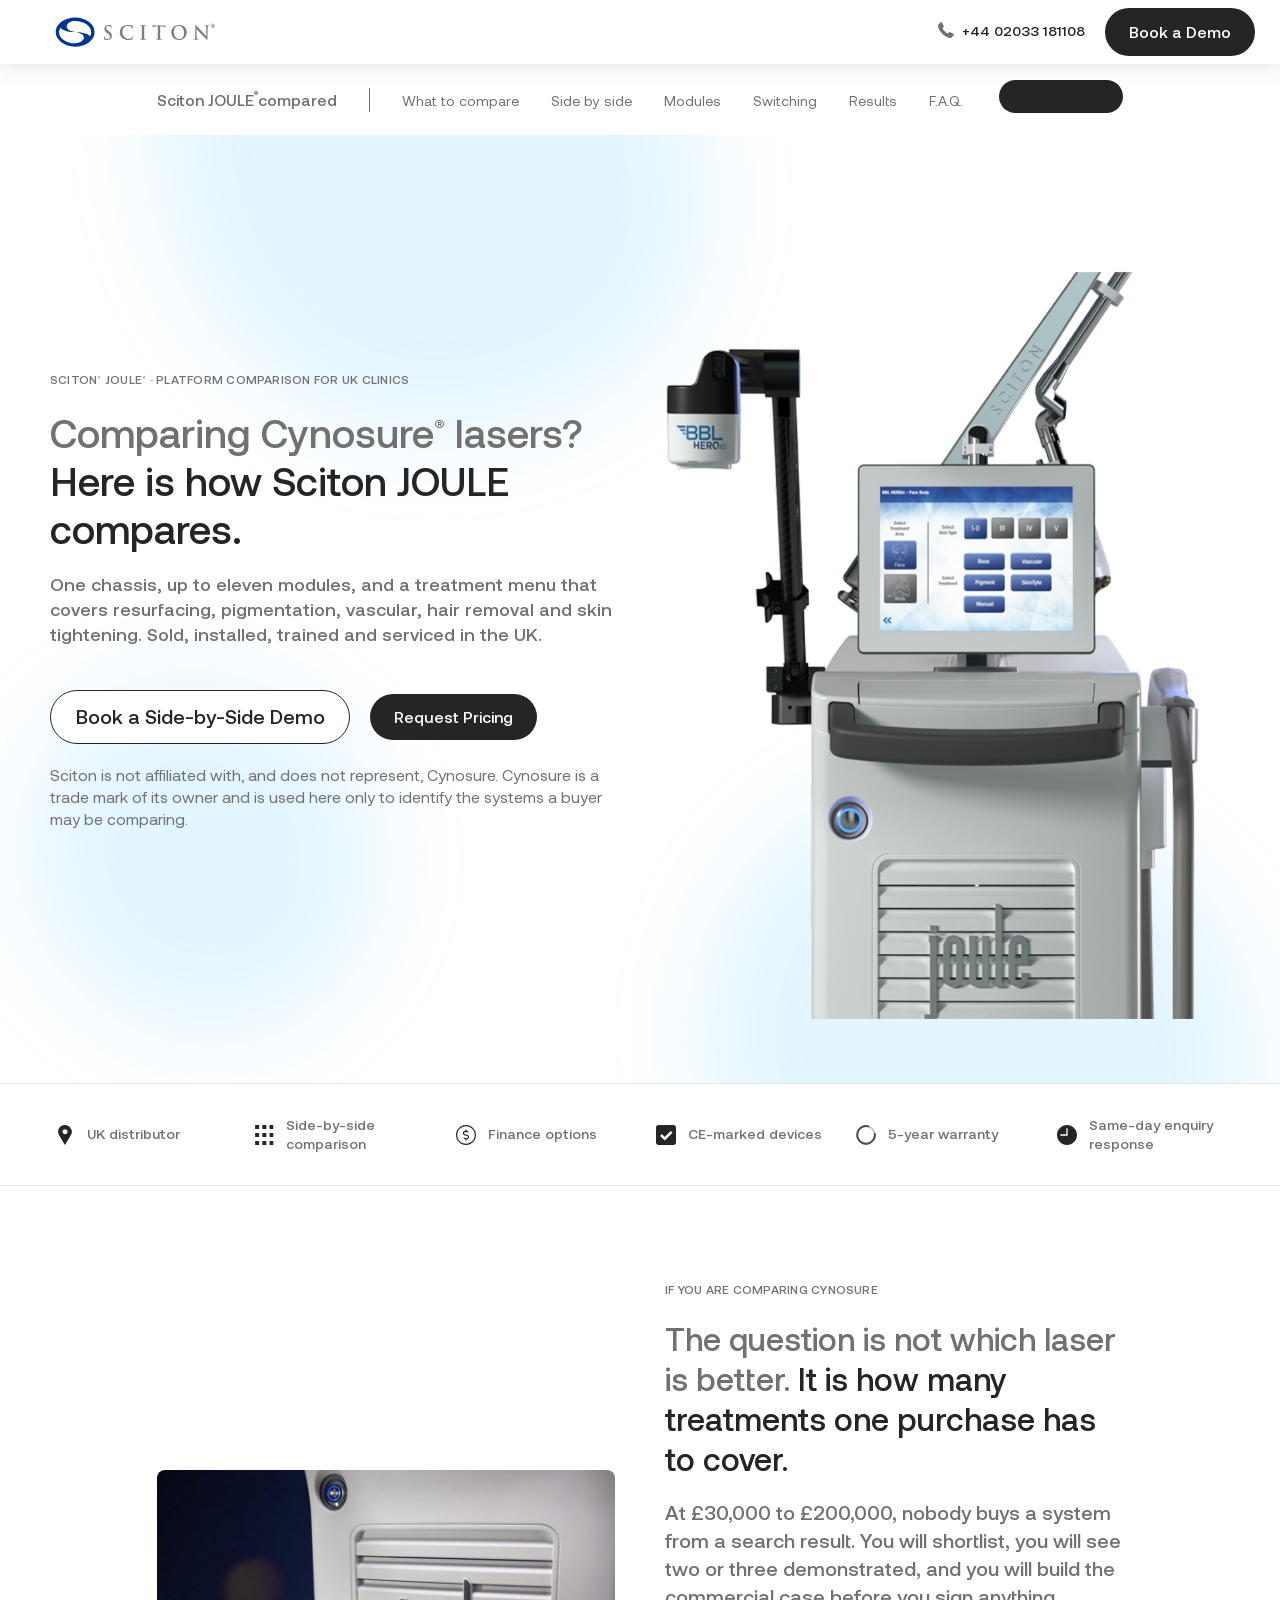
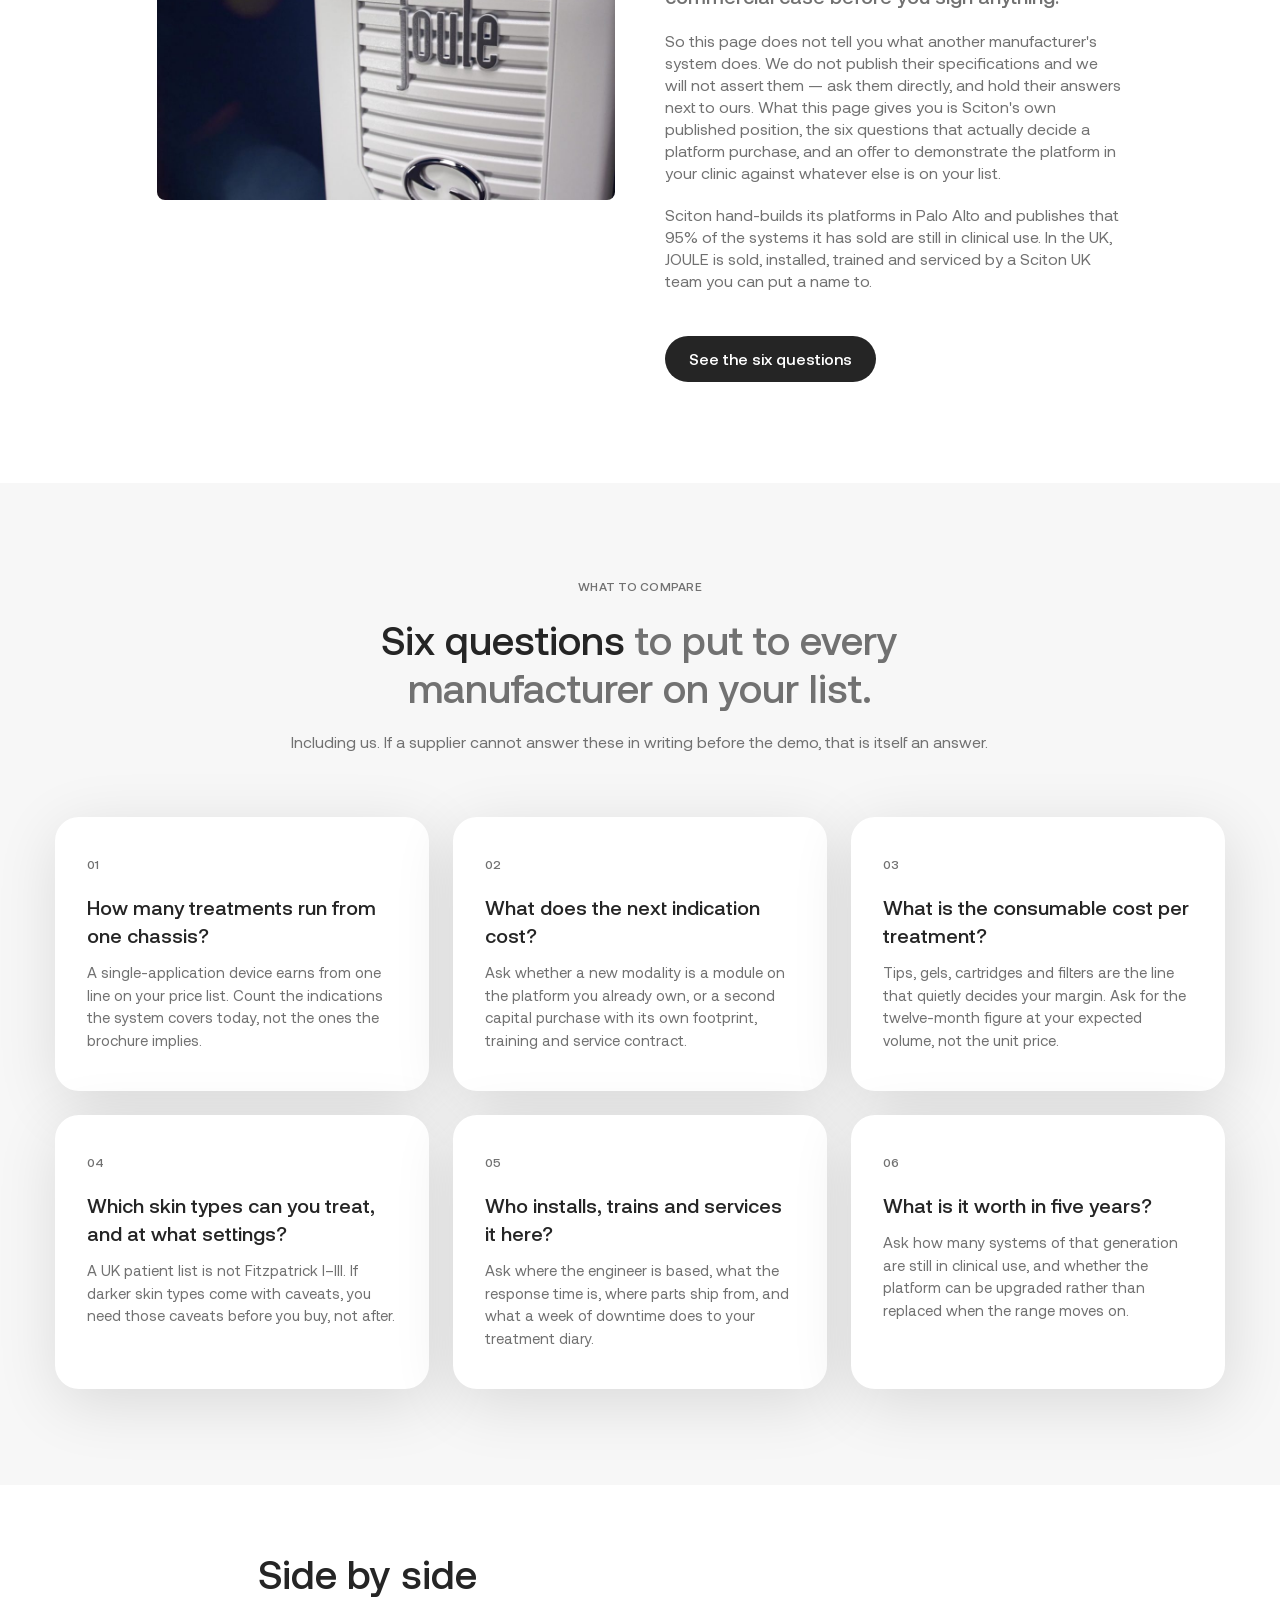
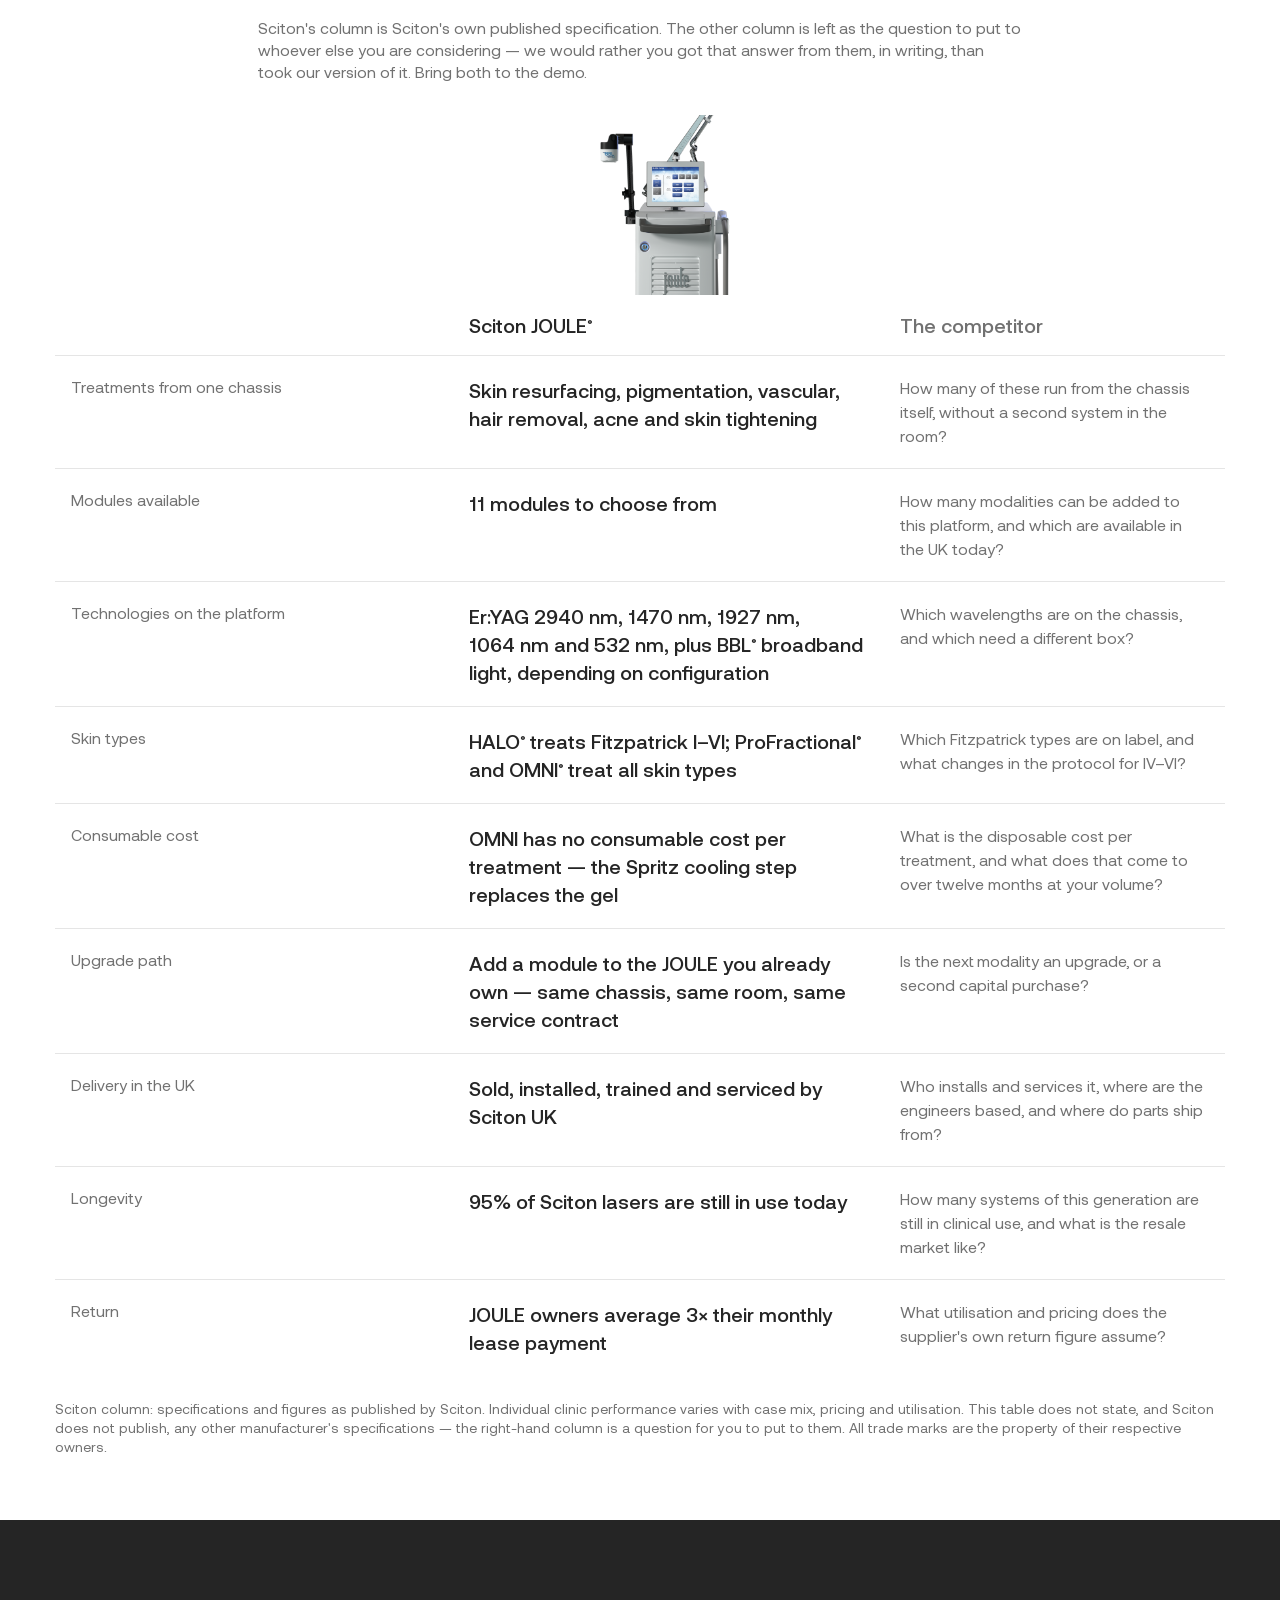
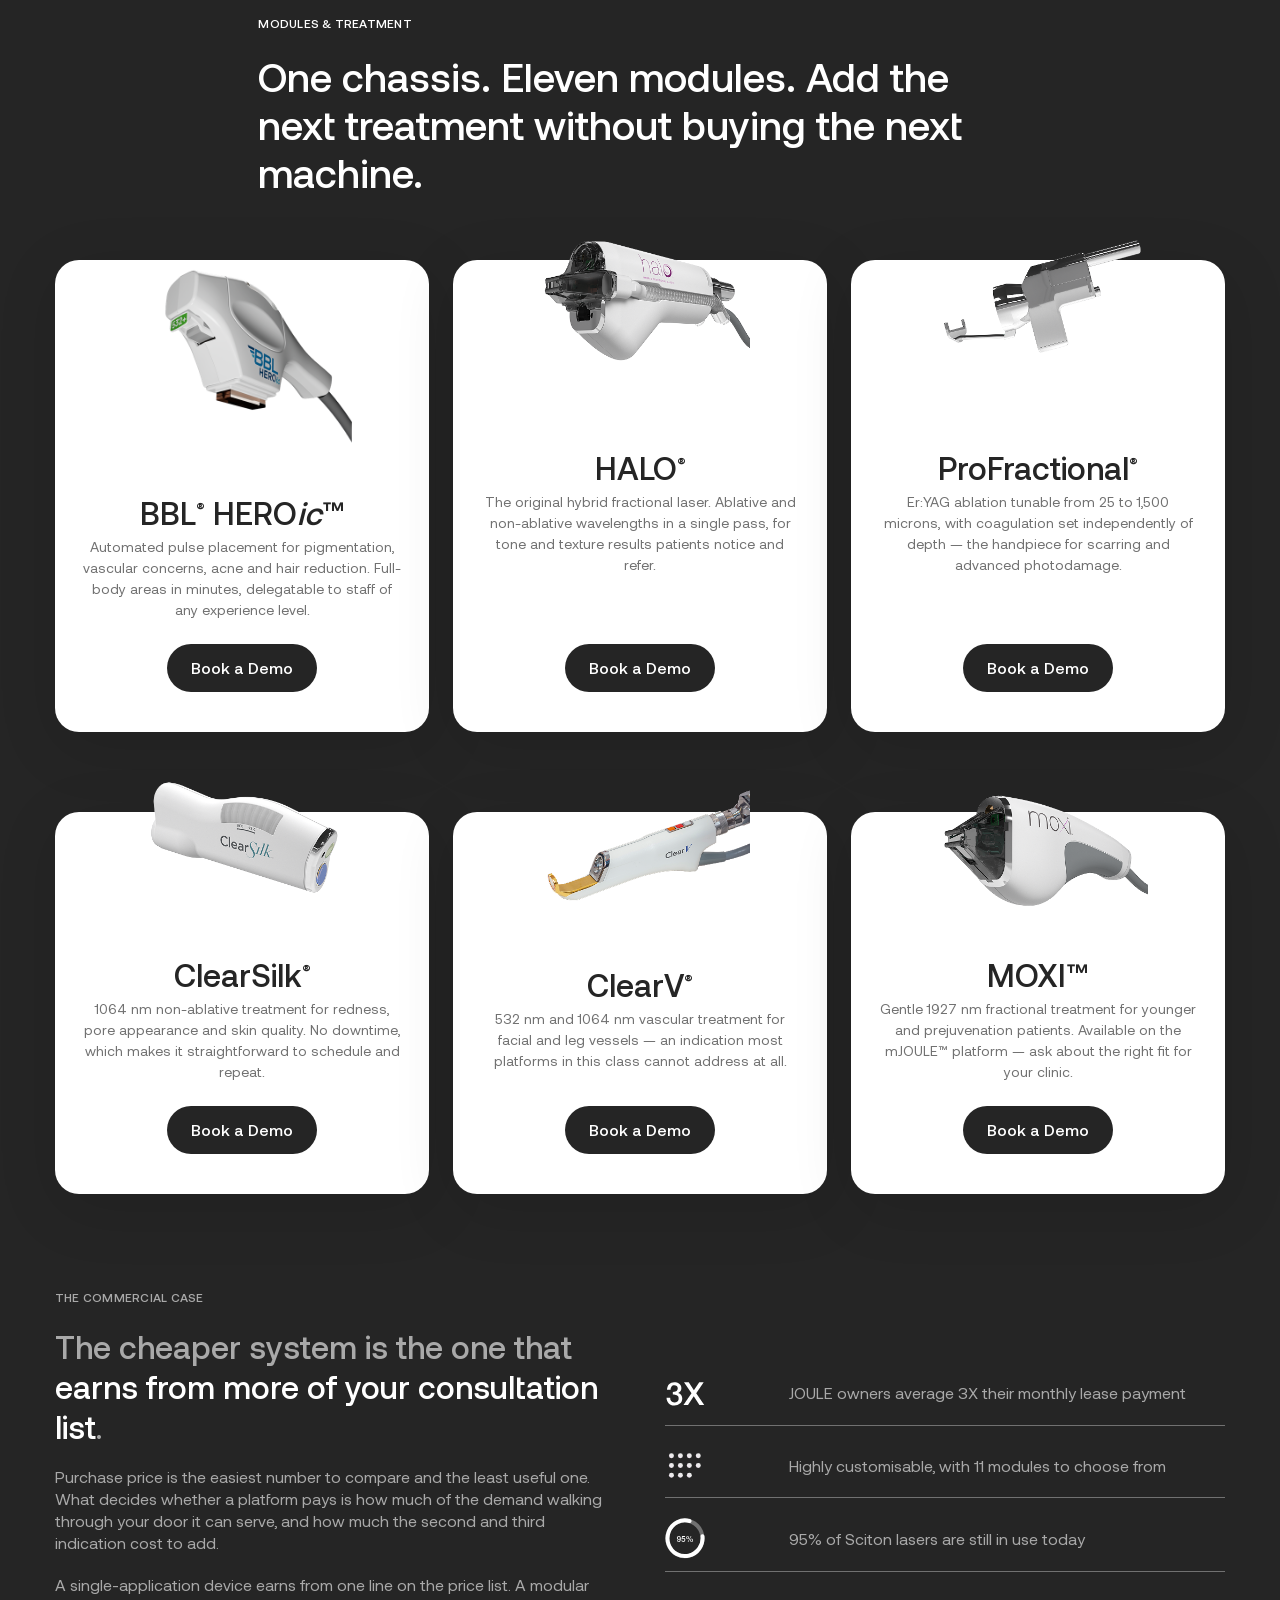
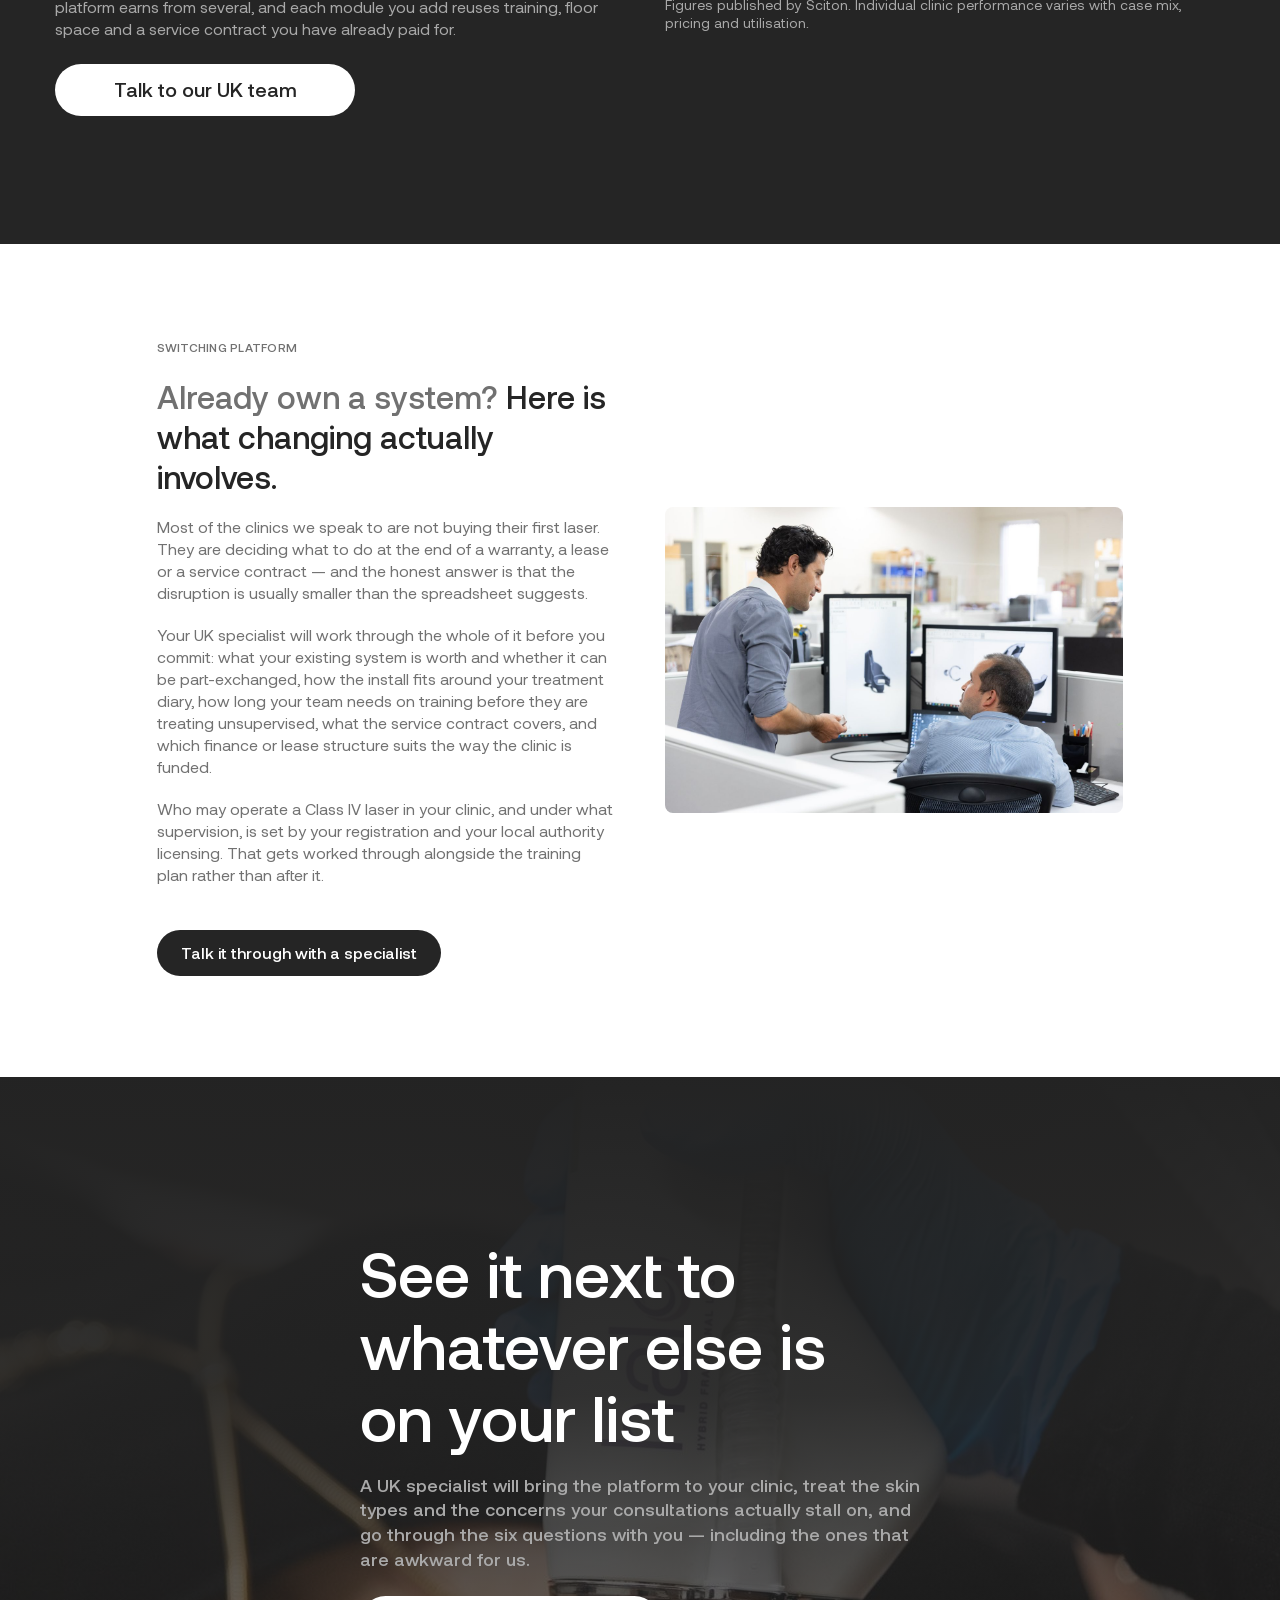
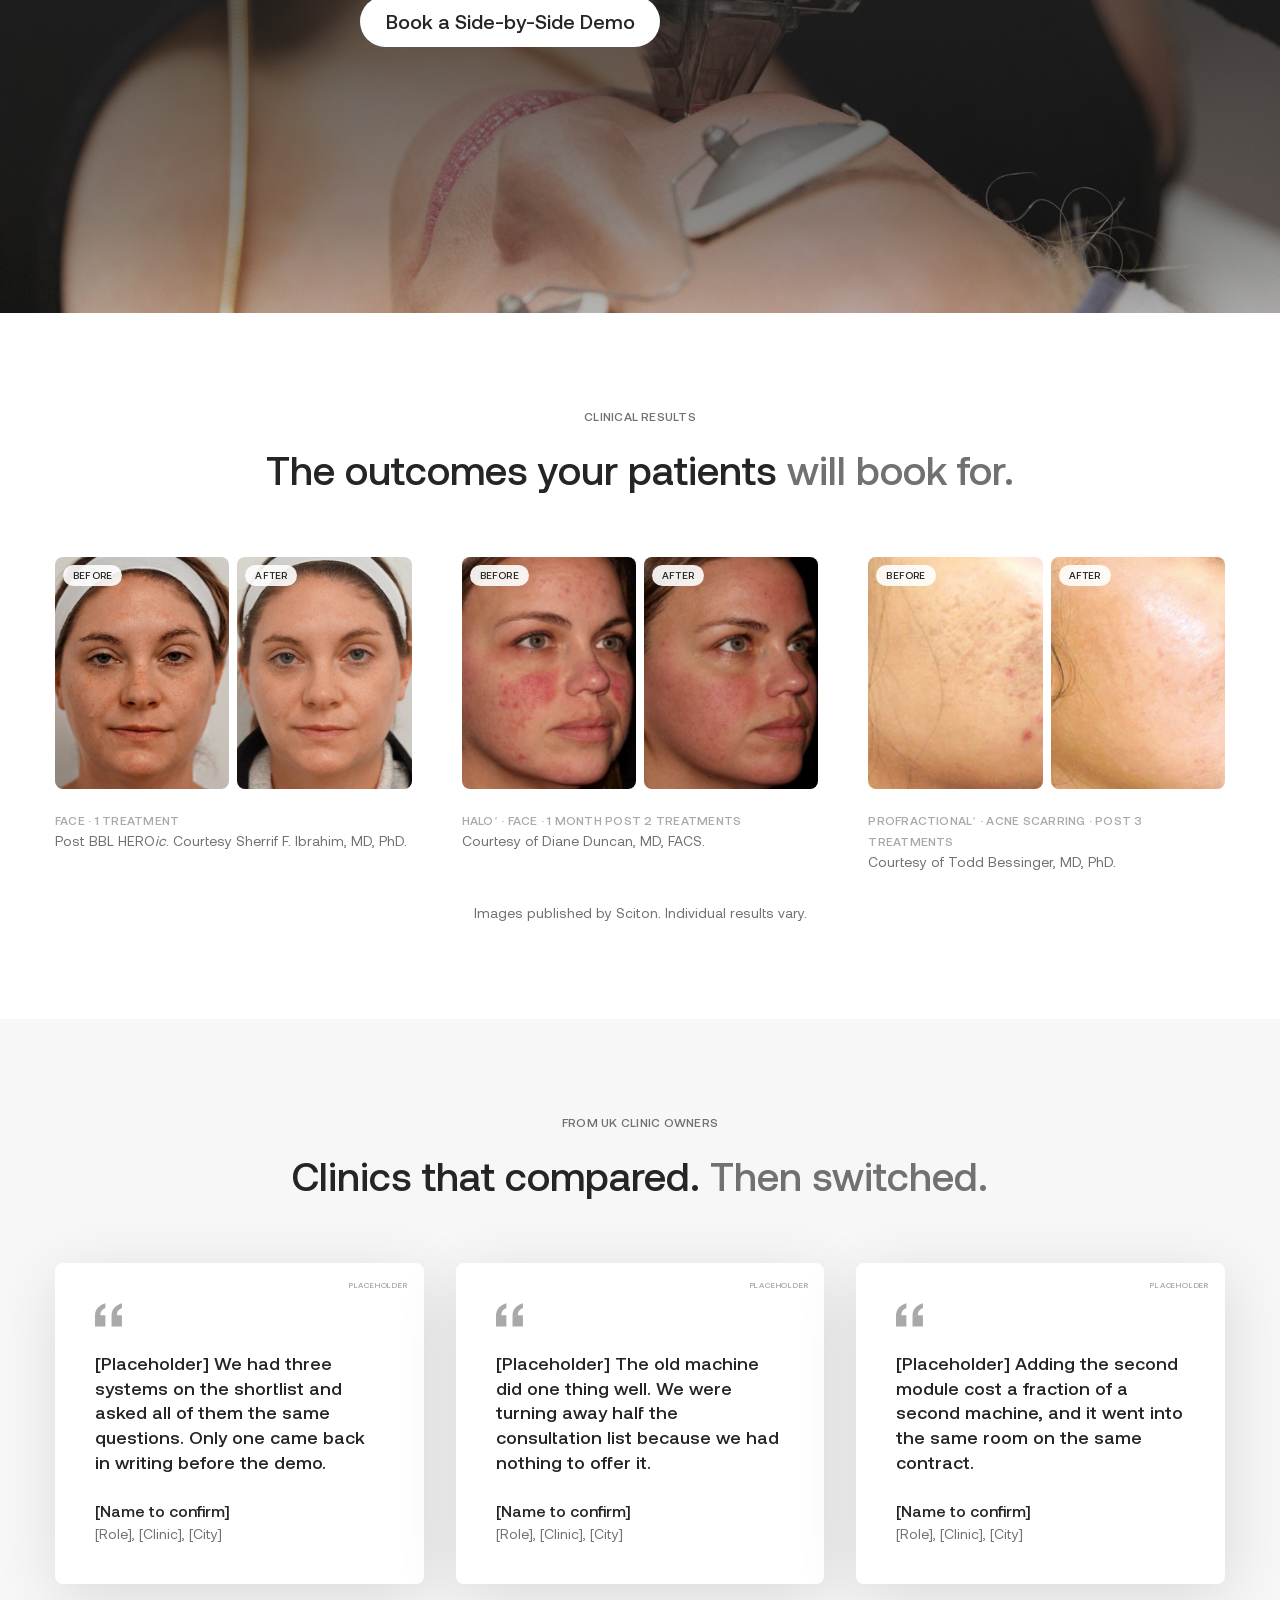
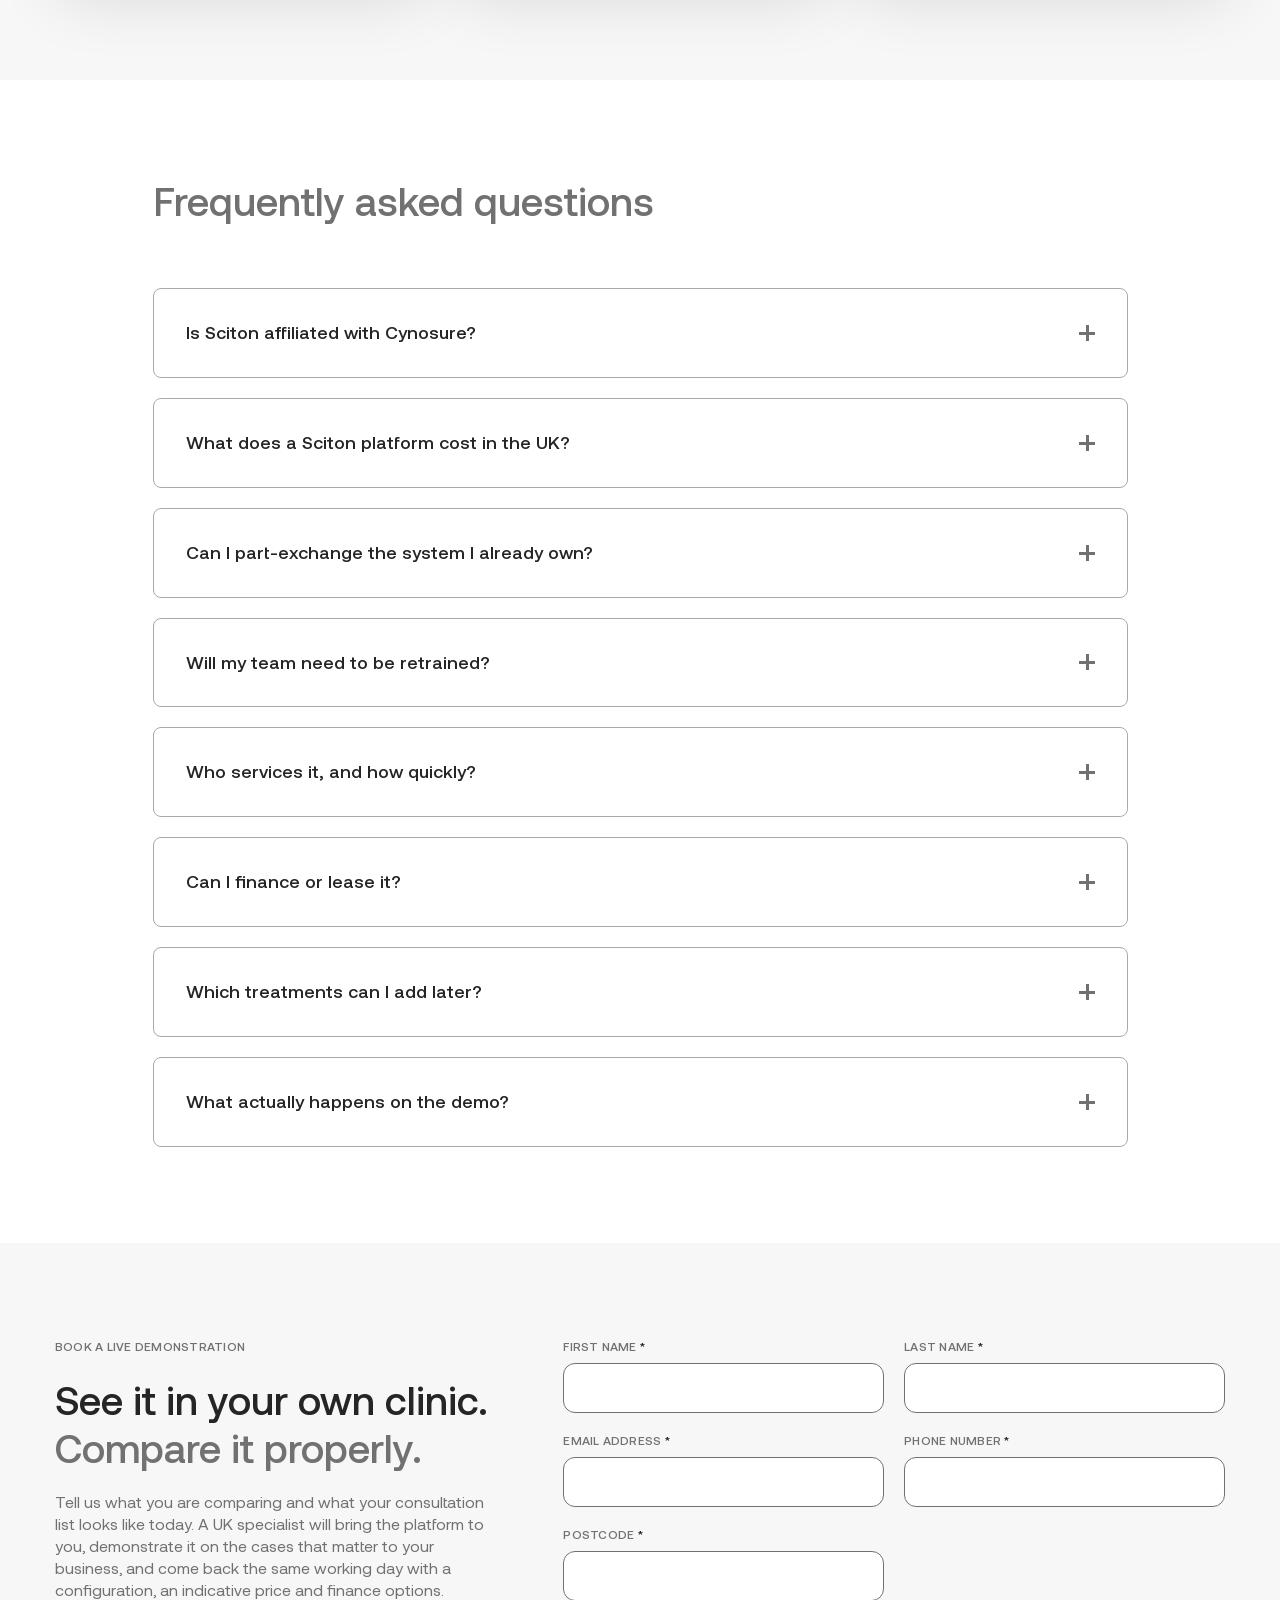
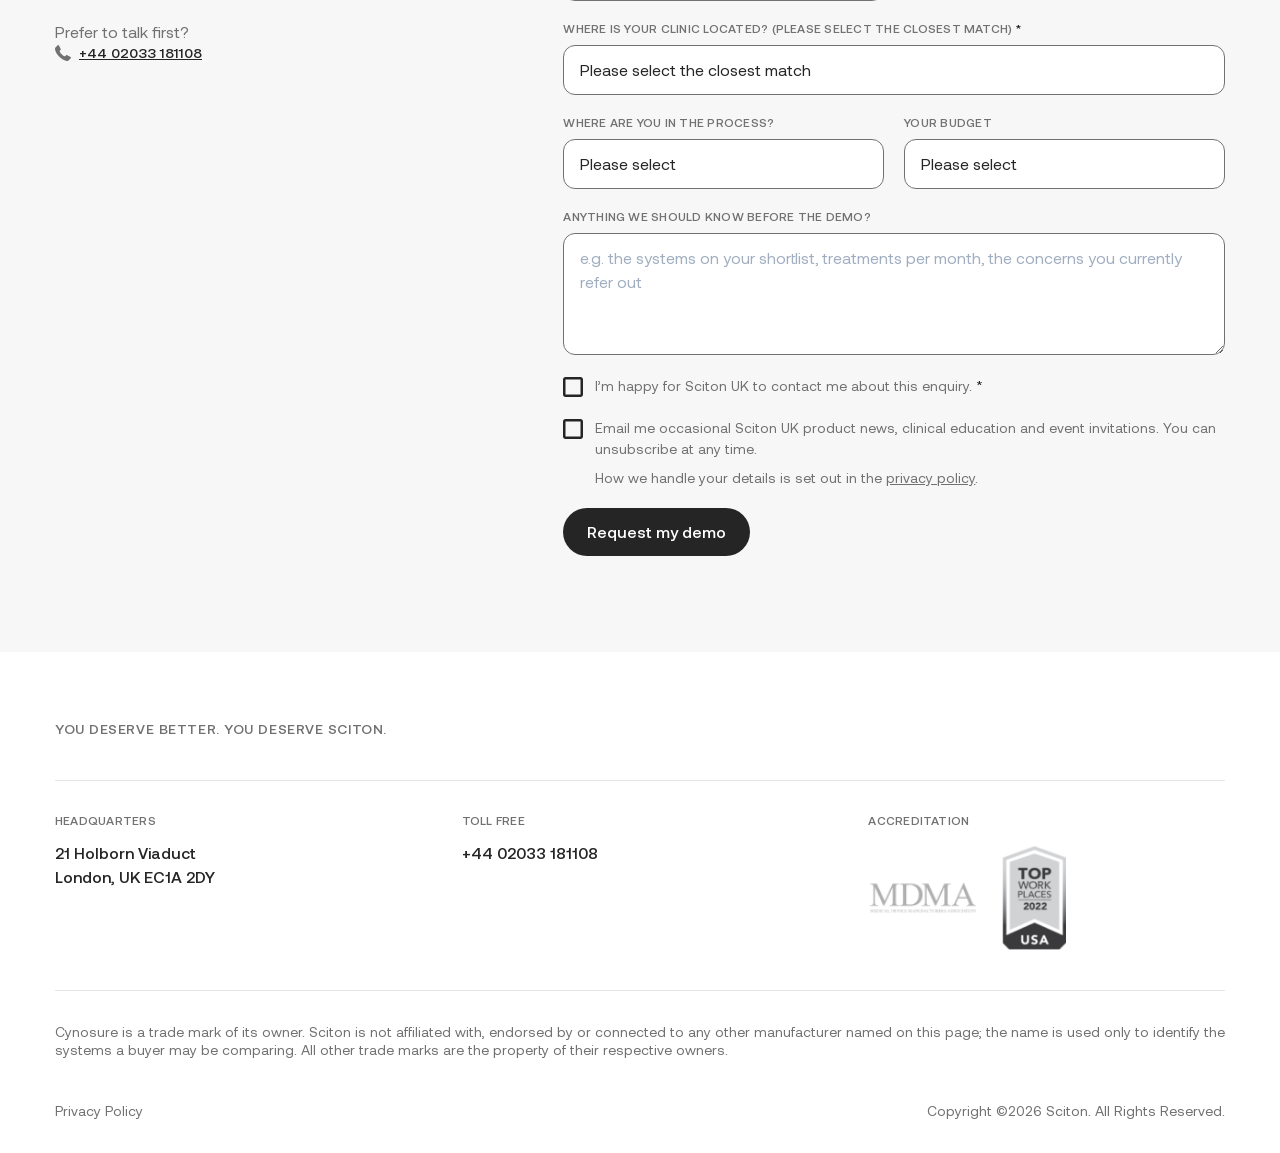
<file: Sciton Landing Pages/competitor-cynosure/index.html>
<!doctype html>
<html lang="en-GB">
<head>
<!-- Google Tag Manager -->
<script>(function(w,d,s,l,i){w[l]=w[l]||[];w[l].push({'gtm.start':
new Date().getTime(),event:'gtm.js'});var f=d.getElementsByTagName(s)[0],
j=d.createElement(s),dl=l!='dataLayer'?'&l='+l:'';j.async=true;j.src=
'https://www.googletagmanager.com/gtm.js?id='+i+dl;f.parentNode.insertBefore(j,f);
})(window,document,'script','dataLayer','GTM-N37FXBXC');</script>
<!-- End Google Tag Manager -->
<meta charset="utf-8">
<meta name="viewport" content="width=device-width, initial-scale=1">
<title>Sciton JOULE&reg; Compared | Aesthetic Laser Platforms UK | Pricing &amp; Demo</title>
<meta name="description" content="Comparing Cynosure lasers? See how the Sciton JOULE platform compares on applications per chassis, upgrade path, consumables and UK service. Six questions to ask any manufacturer, plus a side-by-side demo in your clinic.">
<meta name="robots" content="noindex, nofollow">
<link rel="canonical" href="https://www.scitonlasers.uk/competitor-cynosure">
<link rel="icon" href="../assets/img/sciton-logo.svg">

<link rel="preload" href="../assets/fonts/Aeonik-Regular.woff2" as="font" type="font/woff2" crossorigin>
<link rel="preload" href="../assets/fonts/Aeonik-Medium.woff2" as="font" type="font/woff2" crossorigin>
<link rel="stylesheet" href="../assets/css/sciton-theme.css">
<link rel="stylesheet" href="../assets/css/lp.css">
</head>
<body class="page-vs-cynosure">
<!-- Google Tag Manager (noscript) -->
<noscript><iframe src="https://www.googletagmanager.com/ns.html?id=GTM-N37FXBXC"
height="0" width="0" style="display:none;visibility:hidden"></iframe></noscript>
<!-- End Google Tag Manager (noscript) -->

<!-- Icon sprite, inlined as on C1-C3 so the page has no extra request. -->
<svg aria-hidden="true" focusable="false" style="position:absolute;width:0;height:0;overflow:hidden" version="1.1" xmlns="http://www.w3.org/2000/svg" xmlns:xlink="http://www.w3.org/1999/xlink"><defs><symbol id="icon-sciton-mark" viewBox="0 0 32 32">
<title>sciton-mark</title>
<path d="M16.003 3.692c-8.825 0-16.003 5.255-16.003 11.726s7.181 11.74 16.003 11.74c8.822 0 15.997-5.255 15.997-11.729s-7.178-11.738-15.997-11.738zM2.759 15.433c0.012-1.288 0.401-2.546 1.12-3.62 3.154 3.872 11.819 3.476 11.819 3.476s-6.551-0.727-6.59-4.129c-0.028-2.55 2.61-4.243 5.601-4.633 0.28-0.039 0.56-0.066 0.815-0.091 0.16 0 0.319 0 0.479 0 7.301-0.006 13.247 4.030 13.247 8.997-0.008 1.185-0.339 2.345-0.958 3.36-3.299-3.642-11.645-3.266-11.645-3.266s6.553 0.722 6.59 4.121c0.031 2.556-2.61 4.243-5.601 4.638-0.541 0.069-1.064 0.119-1.56 0.147h-0.073c-7.298 0.003-13.244-4.035-13.244-8.999z"></path>
</symbol><symbol id="icon-progress" viewBox="0 0 32 32">
<title>progress</title>
<path fill="none" stroke="#c5c7c6" style="stroke: var(--color1, #c5c7c6)" stroke-linejoin="round" stroke-linecap="round" stroke-miterlimit="4" stroke-width="3.122" d="M16.001 1.79c1.86 0 3.701 0.366 5.419 1.078s3.279 1.755 4.594 3.070c1.315 1.315 2.358 2.876 3.070 4.594s1.078 3.56 1.078 5.419-0.366 3.701-1.078 5.419c-0.712 1.718-1.755 3.279-3.070 4.594s-2.876 2.358-4.594 3.070c-1.718 0.712-3.56 1.078-5.419 1.078s-3.701-0.366-5.419-1.078c-1.718-0.712-3.279-1.755-4.594-3.070s-2.358-2.876-3.070-4.594-1.078-3.559-1.078-5.419c0-1.86 0.366-3.701 1.078-5.419s1.755-3.279 3.070-4.594c1.315-1.315 2.876-2.358 4.594-3.070s3.559-1.078 5.419-1.078v0z"></path>
<path fill="none" stroke="#4d4d4d" style="stroke: var(--color2, #4d4d4d)" stroke-linejoin="round" stroke-linecap="round" stroke-miterlimit="4" stroke-width="3.122" d="M30.208 14.264c0.348 3.435-0.574 6.886-2.59 9.703s-4.989 4.805-8.356 5.59c-3.367 0.784-6.897 0.311-9.924-1.332s-5.341-4.34-6.506-7.584-1.101-6.811 0.18-10.027c1.281-3.216 3.692-5.859 6.776-7.432s6.666-1.843 10.004-0.981"></path>
</symbol><symbol id="icon-clock" viewBox="0 0 32 32">
      <title>clock</title>
      <path class="path1" d="M16 0c-8.837 0-16 7.163-16 16s7.163 16 16 16 16-7.163 16-16-7.163-16-16-16zM17.055 17.057l-11.747-0.020 0.004-2.11 9.633 0.016v-9.633h2.11v11.747z"></path>
    </symbol><symbol id="icon-location" viewBox="0 0 32 32">
      <title>location</title>
      <path class="path1" d="M26.501 7.964c-0.114-0.427-0.345-0.882-0.516-1.28-2.048-4.921-6.522-6.684-10.134-6.684-4.836 0-10.162 3.243-10.873 9.927v1.366c0 0.057 0.020 0.569 0.048 0.825 0.399 3.185 2.912 6.571 4.789 9.756 2.020 3.413 4.115 6.77 6.192 10.126 1.28-2.19 2.556-4.409 3.807-6.542 0.341-0.626 0.737-1.252 1.078-1.849 0.227-0.398 0.662-0.796 0.861-1.166 2.020-3.698 5.27-7.424 5.27-11.093v-1.507c0-0.398-0.493-1.792-0.521-1.877zM15.94 14.82c-1.422 0-2.978-0.711-3.746-2.674-0.114-0.312-0.105-0.939-0.105-0.996v-0.882c0-2.502 2.125-3.64 3.973-3.64 2.276 0 4.036 1.821 4.036 4.096s-1.883 4.096-4.158 4.096z"></path>
    </symbol><symbol id="icon-phone" viewBox="0 0 32 32">
      <title>phone</title>
      <path class="path1" d="M31.985 25.248c0.068 0.52-0.090 0.971-0.474 1.355l-4.506 4.471c-0.203 0.226-0.469 0.418-0.796 0.576s-0.649 0.26-0.965 0.305c-0.023 0-0.090 0.006-0.203 0.017s-0.26 0.017-0.44 0.017c-0.429 0-1.124-0.073-2.084-0.22s-2.134-0.508-3.523-1.084c-1.389-0.576-2.964-1.44-4.726-2.592s-3.636-2.733-5.623-4.743c-1.581-1.558-2.891-3.049-3.93-4.472s-1.874-2.738-2.507-3.947c-0.632-1.208-1.107-2.304-1.423-3.286s-0.531-1.829-0.644-2.541-0.158-1.27-0.136-1.677c0.023-0.407 0.034-0.632 0.034-0.678 0.045-0.316 0.147-0.638 0.305-0.965s0.35-0.593 0.576-0.796l4.506-4.506c0.316-0.316 0.678-0.474 1.084-0.474 0.294 0 0.553 0.085 0.779 0.254s0.418 0.378 0.576 0.627l3.625 6.877c0.203 0.361 0.26 0.757 0.169 1.186s-0.282 0.79-0.576 1.084l-1.66 1.66c-0.045 0.045-0.085 0.119-0.119 0.22s-0.051 0.186-0.051 0.254c0.090 0.474 0.294 1.016 0.61 1.626 0.271 0.542 0.689 1.203 1.253 1.982s1.366 1.677 2.405 2.693c1.016 1.039 1.92 1.846 2.71 2.422s1.451 0.999 1.982 1.27 0.937 0.435 1.22 0.491l0.423 0.085c0.045 0 0.119-0.017 0.22-0.051s0.175-0.073 0.22-0.119l1.931-1.965c0.407-0.361 0.881-0.542 1.423-0.542 0.384 0 0.689 0.068 0.915 0.203h0.034l6.538 3.862c0.474 0.294 0.757 0.666 0.847 1.118z"></path>
    </symbol><symbol id="icon-play" viewBox="0 0 32 32">
<title>play</title>
<path d="M2.667 0.001v32l26.667-16-26.667-16z"></path>
</symbol><symbol id="icon-chevron-down" viewBox="0 0 32 32">
<title>chevron-down</title>
<path d="M27.68 9.319c-0.426-0.426-1.117-0.426-1.543 0l-10.137 10.138-10.138-10.138c-0.426-0.426-1.117-0.426-1.543 0s-0.426 1.117 0 1.543l10.909 10.909c0.205 0.205 0.482 0.32 0.771 0.32s0.567-0.115 0.771-0.32l10.909-10.909c0.426-0.426 0.426-1.117 0-1.543z"></path>
</symbol><symbol id="icon-chevron-left" viewBox="0 0 32 32">
<title>chevron-left</title>
<path d="M11.634 16l10.138-10.138c0.426-0.426 0.426-1.117 0-1.543s-1.117-0.426-1.543 0l-10.909 10.909c-0.205 0.204-0.32 0.482-0.32 0.771s0.115 0.567 0.32 0.771l10.909 10.909c0.213 0.213 0.492 0.32 0.771 0.32s0.558-0.106 0.771-0.32c0.426-0.426 0.426-1.117 0-1.543l-10.138-10.137z"></path>
</symbol><symbol id="icon-chevron-right" viewBox="0 0 32 32">
<title>chevron-right</title>
<path d="M21.771 15.228l-10.909-10.909c-0.426-0.426-1.117-0.426-1.543 0s-0.426 1.117 0 1.543l10.138 10.137-10.138 10.138c-0.426 0.426-0.426 1.117 0 1.543 0.213 0.213 0.492 0.32 0.771 0.32s0.558-0.107 0.771-0.32l10.909-10.909c0.205-0.205 0.32-0.482 0.32-0.771s-0.115-0.567-0.32-0.771z"></path>
</symbol><symbol id="icon-chevron-up" viewBox="0 0 32 32">
<title>chevron-up</title>
<path d="M27.68 20.228l-10.909-10.909c-0.204-0.205-0.482-0.319-0.771-0.319s-0.567 0.115-0.771 0.32l-10.909 10.909c-0.426 0.426-0.426 1.117 0 1.543s1.117 0.426 1.543 0l10.137-10.138 10.138 10.138c0.213 0.213 0.492 0.32 0.771 0.32s0.558-0.107 0.771-0.32c0.426-0.426 0.426-1.117-0-1.543z"></path>
</symbol><symbol id="icon-facebook" viewBox="0 0 19 32">
      <title>facebook</title>
      <path class="path1" d="M17.125 0.214v4.714h-2.804q-1.536 0-2.071 0.643t-0.536 1.929v3.375h5.232l-0.696 5.286h-4.536v13.554h-5.464v-13.554h-4.554v-5.286h4.554v-3.893q0-3.321 1.857-5.152t4.946-1.83q2.625 0 4.071 0.214z"></path>
    </symbol><symbol id="icon-vimeo" viewBox="0 0 32 32">
<title>vimeo</title>
<path d="M31.988 8.563c-0.144 3.113-2.319 7.381-6.525 12.794-4.35 5.65-8.031 8.481-11.044 8.481-1.863 0-3.444-1.719-4.731-5.163-0.863-3.156-1.719-6.313-2.581-9.469-0.956-3.444-1.981-5.162-3.081-5.162-0.237 0-1.075 0.506-2.513 1.506l-1.506-1.938c1.581-1.387 3.138-2.775 4.669-4.162 2.106-1.819 3.688-2.775 4.744-2.875 2.487-0.237 4.025 1.463 4.6 5.106 0.619 3.931 1.050 6.375 1.294 7.331 0.719 3.263 1.506 4.894 2.369 4.894 0.669 0 1.675-1.056 3.019-3.175 1.337-2.113 2.056-3.725 2.156-4.831 0.194-1.825-0.525-2.744-2.156-2.744-0.769 0-1.556 0.175-2.369 0.525 1.575-5.15 4.575-7.65 9.012-7.506 3.281 0.087 4.831 2.219 4.644 6.388z"></path>
</symbol><symbol id="icon-instagram" viewBox="0 0 27 32">
      <title>instagram</title>
      <path class="path1" d="M18.286 16q0-1.893-1.339-3.232t-3.232-1.339-3.232 1.339-1.339 3.232 1.339 3.232 3.232 1.339 3.232-1.339 1.339-3.232zM20.75 16q0 2.929-2.054 4.982t-4.982 2.054-4.982-2.054-2.054-4.982 2.054-4.982 4.982-2.054 4.982 2.054 2.054 4.982zM22.679 8.679q0 0.679-0.482 1.161t-1.161 0.482-1.161-0.482-0.482-1.161 0.482-1.161 1.161-0.482 1.161 0.482 0.482 1.161zM13.714 4.75q-0.125 0-1.366-0.009t-1.884 0-1.723 0.054-1.839 0.179-1.277 0.33q-0.893 0.357-1.571 1.036t-1.036 1.571q-0.196 0.518-0.33 1.277t-0.179 1.839-0.054 1.723 0 1.884 0.009 1.366-0.009 1.366 0 1.884 0.054 1.723 0.179 1.839 0.33 1.277q0.357 0.893 1.036 1.571t1.571 1.036q0.518 0.196 1.277 0.33t1.839 0.179 1.723 0.054 1.884 0 1.366-0.009 1.366 0.009 1.884 0 1.723-0.054 1.839-0.179 1.277-0.33q0.893-0.357 1.571-1.036t1.036-1.571q0.196-0.518 0.33-1.277t0.179-1.839 0.054-1.723 0-1.884-0.009-1.366 0.009-1.366 0-1.884-0.054-1.723-0.179-1.839-0.33-1.277q-0.357-0.893-1.036-1.571t-1.571-1.036q-0.518-0.196-1.277-0.33t-1.839-0.179-1.723-0.054-1.884 0-1.366 0.009zM27.429 16q0 4.089-0.089 5.661-0.179 3.714-2.214 5.75t-5.75 2.214q-1.571 0.089-5.661 0.089t-5.661-0.089q-3.714-0.179-5.75-2.214t-2.214-5.75q-0.089-1.571-0.089-5.661t0.089-5.661q0.179-3.714 2.214-5.75t5.75-2.214q1.571-0.089 5.661-0.089t5.661 0.089q3.714 0.179 5.75 2.214t2.214 5.75q0.089 1.571 0.089 5.661z"></path>
    </symbol><symbol id="icon-youtube" viewBox="0 0 32 32">
    <title>youtube</title>
    <path d="M28.091 13.733l-21.294-13.417c-0.63-0.375-1.411-0.312-2.002-0.312-2.361 0-2.351 1.823-2.351 2.285v27.422c0 0.39-0.010 2.285 2.351 2.285 0.59 0 1.372 0.062 2.002-0.312l21.294-13.416c1.748-1.040 1.446-2.267 1.446-2.267s0.302-1.227-1.446-2.267z"></path>
    </symbol><symbol id="icon-linkedin" viewBox="0 0 32 32">
    <title>linkedin</title>
    <path d="M12 12h5.535v2.837h0.079c0.77-1.381 2.655-2.837 5.464-2.837 5.842 0 6.922 3.637 6.922 8.367v9.633h-5.769v-8.54c0-2.037-0.042-4.657-3.001-4.657-3.005 0-3.463 2.218-3.463 4.509v8.688h-5.767v-18z"></path>
    <path d="M2 12h6v18h-6v-18z"></path>
    <path d="M8 7c0 1.657-1.343 3-3 3s-3-1.343-3-3c0-1.657 1.343-3 3-3s3 1.343 3 3z"></path>
    </symbol><symbol id="icon-checkbox" viewBox="0 0 32 32">
      <title>checkbox</title>
      <path d="M28 0h-24c-2.2 0-4 1.8-4 4v24c0 2.2 1.8 4 4 4h24c2.2 0 4-1.8 4-4v-24c0-2.2-1.8-4-4-4zM28 28h-24v-24h24v24z"></path>
    </symbol><symbol id="icon-checkbox-checked" viewBox="0 0 32 32">
      <title>checkbox-checked</title>
      <path d="M28 0h-24c-2.2 0-4 1.8-4 4v24c0 2.2 1.8 4 4 4h24c2.2 0 4-1.8 4-4v-24c0-2.2-1.8-4-4-4zM14 24.828l-7.414-7.414 2.828-2.828 4.586 4.586 9.586-9.586 2.828 2.828-12.414 12.414z"></path>
    </symbol><symbol id="icon-left-arrow" viewBox="0 0 46 32">
<title>left-arrow</title>
<path d="M15.111 1.043c0.628-0.628 1.618-0.628 2.246 0 0.607 0.607 0.607 1.618 0 2.223l-11.388 11.388h37.579c0.876 0 1.595 0.696 1.595 1.572s-0.719 1.595-1.595 1.595h-37.579l11.388 11.367c0.607 0.629 0.607 1.64 0 2.246-0.628 0.628-1.618 0.628-2.246 0l-14.084-14.084c-0.607-0.607-0.607-1.618 0-2.223l14.084-14.084z"></path>
</symbol><symbol id="icon-right-arrow" viewBox="0 0 48 32">
<title>right-arrow</title>
<path d="M31.514 1.458c-0.59-0.611-1.573-0.611-2.184 0-0.59 0.59-0.59 1.573 0 2.162l11.074 11.073h-36.541c-0.852 0.001-1.529 0.678-1.529 1.53s0.677 1.551 1.529 1.551h36.541l-11.074 11.053c-0.59 0.611-0.59 1.595 0 2.184 0.611 0.611 1.595 0.611 2.184 0l13.695-13.695c0.611-0.59 0.611-1.573 0-2.162l-13.695-13.696z"></path>
</symbol><symbol id="icon-down-arrow" viewBox="0 0 22 32">
<title>down-arrow</title>
<path d="M21.67 21.41c0.44-0.425 0.44-1.132 0-1.572-0.425-0.425-1.132-0.425-1.556 0l-7.973 7.973v-26.309c-0.001-0.613-0.488-1.101-1.102-1.101s-1.117 0.487-1.117 1.101v26.309l-7.958-7.973c-0.44-0.425-1.148-0.425-1.572 0-0.44 0.44-0.44 1.148 0 1.572l9.86 9.86c0.425 0.44 1.132 0.44 1.557 0l9.861-9.86z"></path>
</symbol><symbol id="icon-quotes" viewBox="0 0 37 32">
<title>quotes</title>
<path d="M36.379 6.512c-2.246 0.823-3.967 2.096-5.165 3.818-1.123 1.722-1.684 3.78-1.684 6.175h6.849v15.158h-14.035v-15.158c0-2.096 0.374-4.042 1.123-5.839s1.759-3.368 3.032-4.716c1.273-1.422 2.732-2.62 4.379-3.593 1.722-0.973 3.556-1.759 5.502-2.358v6.512zM14.035 6.512c-2.246 0.823-3.967 2.096-5.165 3.818-1.123 1.722-1.684 3.78-1.684 6.175h6.849v15.158h-14.035v-15.158c0-2.096 0.374-4.042 1.123-5.839s1.759-3.368 3.032-4.716c1.273-1.422 2.732-2.62 4.379-3.593 1.722-0.973 3.556-1.759 5.502-2.358v6.512z"></path>
</symbol><symbol id="icon-quotations" viewBox="0 0 32 32">
    <path fill="#a9a9a9" style="fill: var(--color1, #a9a9a9)" opacity="0.2" d="M32 7.994c-1.975 0.707-3.49 1.8-4.543 3.279-0.988 1.479-1.482 3.247-1.482 5.305h6.025v13.021h-12.346v-13.021c0-1.8 0.329-3.472 0.988-5.016s1.547-2.894 2.667-4.051c1.119-1.222 2.403-2.251 3.852-3.087 1.514-0.836 3.128-1.511 4.84-2.026v5.594zM12.346 7.994c-1.975 0.707-3.49 1.8-4.543 3.279-0.988 1.479-1.481 3.247-1.481 5.305h6.025v13.021h-12.346v-13.021c0-1.8 0.329-3.472 0.988-5.016s1.547-2.894 2.667-4.051c1.119-1.222 2.403-2.251 3.852-3.087 1.514-0.836 3.128-1.511 4.84-2.026v5.594z"></path>
    </symbol><symbol id="icon-plus" viewBox="0 0 32 32">
<title>plus</title>
<path d="M0 14h32v6h-32v-6z"></path>
<path d="M12 32v-32h6v32h-6z"></path>
</symbol><symbol id="icon-minus" viewBox="0 0 32 32">
<title>minus</title>
<path d="M0 19.2v-6.4h32v6.4h-32z"></path>
</symbol><symbol id="icon-send" viewBox="0 0 24 24">
      <title>send</title>
      <path d="M2.016 21v-6.984l15-2.016-15-2.016v-6.984l21 9z"></path>
    </symbol><symbol id="icon-calendar" viewBox="0 0 32 32">
<title>calendar</title>
<path d="M0.936 24.438h24.501c0.22 0 0.432-0.077 0.601-0.217 0.235-0.197 5.604-4.815 5.931-14.784h-26.314c-0.326 9.049-5.27 13.302-5.321 13.344-0.301 0.255-0.412 0.67-0.277 1.040s0.485 0.616 0.879 0.616z"></path>
<path d="M31.062 3.812h-4.688v-0.938c0-0.525-0.413-0.938-0.938-0.938s-0.938 0.413-0.938 0.938v0.938h-4.75v-0.938c0-0.525-0.413-0.938-0.938-0.938s-0.938 0.413-0.938 0.938v0.938h-4.688v-0.938c0-0.525-0.413-0.938-0.938-0.938s-0.938 0.413-0.938 0.938v0.938h-4.688c-0.525 0-0.938 0.413-0.938 0.938v2.813h26.314v-2.813c0-0.525-0.413-0.938-0.938-0.938z"></path>
<path d="M27.242 25.658c-0.509 0.424-1.148 0.655-1.805 0.655h-19.751v2.813c0 0.518 0.419 0.938 0.938 0.938h24.439c0.518 0 0.938-0.419 0.938-0.938v-10.51c-1.808 4.435-4.33 6.684-4.758 7.042z"></path>
</symbol><symbol id="icon-dollar-circle" viewBox="0 0 32 32">
<title>dollar-circle</title>
<path d="M16 0c-8.822 0-16 7.178-16 16s7.178 16 16 16 16-7.178 16-16-7.178-16-16-16zM16 30c-7.72 0-14-6.28-14-14s6.28-14 14-14 14 6.28 14 14-6.28 14-14 14z"></path>
<path d="M16 15c-1.626 0-3-0.916-3-2s1.374-2 3-2c0.92 0 1.772 0.288 2.336 0.788 0.412 0.366 1.042 0.332 1.412-0.084 0.368-0.412 0.33-1.044-0.084-1.412-0.7-0.622-1.64-1.042-2.664-1.208v-1.084c0-0.552-0.448-1-1-1s-1 0.448-1 1v1.080c-2.28 0.372-4 1.988-4 3.92 0 2.206 2.244 4 5 4 1.626 0 3 0.916 3 2s-1.374 2-3 2c-0.92 0-1.772-0.288-2.336-0.788-0.412-0.368-1.044-0.332-1.412 0.084-0.368 0.412-0.33 1.044 0.084 1.412 0.7 0.624 1.64 1.042 2.664 1.21v1.082c0 0.552 0.448 1 1 1s1-0.448 1-1v-1.080c2.28-0.372 4-1.988 4-3.92 0-2.206-2.244-4-5-4z"></path>
</symbol><symbol id="icon-wave" viewBox="0 0 32 32">
<title>wave</title>
<path d="M30.039 17.309c0.591-0.59 0.917-1.375 0.918-2.21s-0.325-1.621-0.915-2.212c-0.301-0.301-0.649-0.527-1.021-0.679l1.283-1.278c0.593-0.59 0.92-1.375 0.921-2.211s-0.324-1.622-0.915-2.214l-0.033-0.033c-0.456-0.456-1.020-0.742-1.611-0.856 0.036-0.19 0.055-0.385 0.055-0.582 0.001-0.836-0.324-1.622-0.915-2.213l-0.041-0.041c-0.59-0.59-1.375-0.915-2.21-0.915-0.564 0-1.104 0.149-1.578 0.427-0.154-0.418-0.398-0.8-0.721-1.124l-0.027-0.027c-1.218-1.218-3.201-1.218-4.42 0l-8.351 8.352 1.037-4.284c0.41-1.693-0.515-3.419-2.151-4.015-0.921-0.336-1.943-0.259-2.803 0.209s-1.48 1.285-1.698 2.241l-0.142 0.623c-0.68 2.98-1.805 5.975-3.343 8.902-1.152 2.193-1.591 4.757-1.236 7.22 0.368 2.549 1.527 4.861 3.353 6.687 2.241 2.241 5.22 3.475 8.389 3.475h0.008c3.172-0.002 6.153-1.24 8.393-3.486l2.391-2.397 7.384-7.357zM18.905 25.707c-1.878 1.883-4.376 2.92-7.035 2.922h-0.007c-2.656 0-5.153-1.034-7.032-2.913-1.53-1.53-2.502-3.468-2.81-5.603-0.298-2.066 0.070-4.216 1.035-6.053 1.615-3.073 2.798-6.225 3.515-9.367l0.142-0.623c0.097-0.425 0.361-0.773 0.744-0.981s0.819-0.241 1.228-0.092c0.717 0.261 1.122 1.017 0.942 1.758l-1.842 7.606c-0.218 0.784 0.792 1.657 1.612 0.905l10.768-10.768c0.47-0.47 1.234-0.47 1.703-0.001l0.027 0.027c0.227 0.228 0.353 0.53 0.353 0.852s-0.125 0.624-0.353 0.852c-1.753 1.753-4.897 4.896-6.617 6.617-0.375 0.375-0.375 0.983 0 1.358s0.983 0.375 1.358 0c1.063-1.063 7.17-7.17 8.065-8.065 0.227-0.228 0.53-0.353 0.852-0.353s0.624 0.125 0.852 0.353l0.041 0.041c0.228 0.228 0.353 0.531 0.353 0.853s-0.126 0.625-0.355 0.853c-2.408 2.398-5.701 5.677-8.084 8.052-0.376 0.374-0.377 0.982-0.003 1.358 0.188 0.188 0.434 0.283 0.68 0.283 0.245 0 0.49-0.093 0.678-0.28 1.602-1.596 5.968-5.944 7.501-7.469 0.47-0.467 1.233-0.466 1.702 0.002l0.033 0.033c0.228 0.228 0.353 0.531 0.353 0.853s-0.126 0.625-0.355 0.853c-2.335 2.326-6.034 6.010-8.35 8.318-0.376 0.374-0.377 0.982-0.003 1.358 0.188 0.188 0.434 0.282 0.68 0.282 0.245 0 0.49-0.093 0.678-0.28l5.029-5.006c0.47-0.465 1.232-0.463 1.699 0.004 0.228 0.228 0.353 0.53 0.353 0.853s-0.126 0.625-0.353 0.852l-7.385 7.359-2.393 2.399z"></path>
<path d="M28.881 23.974c0.209-0.488-0.017-1.052-0.505-1.261s-1.052 0.017-1.261 0.505c-0.322 0.753-0.782 1.43-1.366 2.015-0.714 0.714-1.558 1.237-2.509 1.554-0.503 0.168-0.775 0.712-0.607 1.215 0.134 0.402 0.509 0.657 0.911 0.657 0.101 0 0.203-0.016 0.304-0.049 1.235-0.412 2.332-1.091 3.259-2.018 0.758-0.759 1.355-1.639 1.774-2.617z"></path>
<path d="M31.418 24.504c-0.488-0.209-1.052 0.017-1.261 0.504-0.449 1.047-1.088 1.99-1.902 2.803-0.946 0.946-2.058 1.652-3.306 2.1-0.499 0.179-0.759 0.729-0.58 1.228 0.141 0.392 0.51 0.636 0.904 0.636 0.108 0 0.217-0.018 0.324-0.057 1.517-0.544 2.868-1.402 4.016-2.549 0.987-0.986 1.763-2.132 2.309-3.404 0.209-0.487-0.017-1.052-0.504-1.261z"></path>
</symbol><symbol id="icon-arrow-top-right" viewBox="0 0 32 32">
<title>arrow-top-right</title>
<path d="M4.768 26.779c0.312 0.312 0.819 0.312 1.131 0l21.213-21.213c0.312-0.312 0.312-0.819 0-1.131s-0.819-0.312-1.131 0l-21.213 21.213c-0.312 0.313-0.312 0.819 0 1.131z"></path>
<path d="M26.547 25.8c0.442 0 0.8-0.358 0.8-0.8v-20c0-0.442-0.358-0.8-0.8-0.8h-20c-0.442 0-0.8 0.358-0.8 0.8s0.358 0.8 0.8 0.8h19.2v19.2c0 0.442 0.358 0.8 0.8 0.8z"></path>
</symbol><symbol id="icon-diagonal-arrow-up" viewBox="0 0 32 32">
    <path d="M0.312 31.688c0.417 0.416 1.092 0.416 1.508 0l29.867-29.867c0.416-0.417 0.416-1.092 0-1.508s-1.092-0.417-1.509 0l-29.867 29.867c-0.417 0.417-0.417 1.092 0 1.509z"></path>
    <path d="M30.933 32c0.589 0 1.067-0.478 1.067-1.067v-29.867c0-0.589-0.478-1.067-1.067-1.067h-29.867c-0.589 0-1.067 0.478-1.067 1.067s0.478 1.067 1.067 1.067h28.8v28.8c0 0.589 0.478 1.067 1.067 1.067z"></path>
    </symbol><symbol id="icon-display-grid" viewBox="0 0 29 32">
<title>display-grid</title>
<path d="M0 0h6.4v6.4h-6.4v-6.4z"></path>
<path d="M11.52 0h6.4v6.4h-6.4v-6.4z"></path>
<path d="M23.040 0h6.4v6.4h-6.4v-6.4z"></path>
<path d="M0 12.8h6.4v6.4h-6.4v-6.4z"></path>
<path d="M11.52 12.8h6.4v6.4h-6.4v-6.4z"></path>
<path d="M23.040 12.8h6.4v6.4h-6.4v-6.4z"></path>
<path d="M0 25.6h6.4v6.4h-6.4v-6.4z"></path>
<path d="M11.52 25.6h6.4v6.4h-6.4v-6.4z"></path>
<path d="M23.040 25.6h6.4v6.4h-6.4v-6.4z"></path>
</symbol><symbol id="icon-partial-grid" viewBox="0 0 41 32">
<title>partial-grid</title>
<path d="M3.2 0c1.767 0 3.2 1.433 3.2 3.2s-1.433 3.2-3.2 3.2c-1.767 0-3.2-1.433-3.2-3.2s1.433-3.2 3.2-3.2z"></path>
<path d="M14.72 0c1.767 0 3.2 1.433 3.2 3.2s-1.433 3.2-3.2 3.2c-1.767 0-3.2-1.433-3.2-3.2s1.433-3.2 3.2-3.2z"></path>
<path d="M26.24 0c1.767 0 3.2 1.433 3.2 3.2s-1.433 3.2-3.2 3.2c-1.767 0-3.2-1.433-3.2-3.2s1.433-3.2 3.2-3.2z"></path>
<path d="M37.76 0c1.767 0 3.2 1.433 3.2 3.2s-1.433 3.2-3.2 3.2c-1.767 0-3.2-1.433-3.2-3.2s1.433-3.2 3.2-3.2z"></path>
<path d="M3.2 12.8c1.767 0 3.2 1.433 3.2 3.2s-1.433 3.2-3.2 3.2c-1.767 0-3.2-1.433-3.2-3.2s1.433-3.2 3.2-3.2z"></path>
<path d="M14.72 12.8c1.767 0 3.2 1.433 3.2 3.2s-1.433 3.2-3.2 3.2c-1.767 0-3.2-1.433-3.2-3.2s1.433-3.2 3.2-3.2z"></path>
<path d="M26.24 12.8c1.767 0 3.2 1.433 3.2 3.2s-1.433 3.2-3.2 3.2c-1.767 0-3.2-1.433-3.2-3.2s1.433-3.2 3.2-3.2z"></path>
<path d="M37.76 12.8c1.767 0 3.2 1.433 3.2 3.2s-1.433 3.2-3.2 3.2c-1.767 0-3.2-1.433-3.2-3.2s1.433-3.2 3.2-3.2z"></path>
<path d="M3.2 25.6c1.767 0 3.2 1.433 3.2 3.2s-1.433 3.2-3.2 3.2c-1.767 0-3.2-1.433-3.2-3.2s1.433-3.2 3.2-3.2z"></path>
<path d="M14.72 25.6c1.767 0 3.2 1.433 3.2 3.2s-1.433 3.2-3.2 3.2c-1.767 0-3.2-1.433-3.2-3.2s1.433-3.2 3.2-3.2z"></path>
<path d="M26.24 25.6c1.767 0 3.2 1.433 3.2 3.2s-1.433 3.2-3.2 3.2c-1.767 0-3.2-1.433-3.2-3.2s1.433-3.2 3.2-3.2z"></path>
</symbol><symbol id="icon-smile" viewBox="0 0 32 32">
<title>smile</title>
<path d="M27.314 4.686c-3.022-3.022-7.040-4.686-11.314-4.686s-8.292 1.664-11.314 4.686c-3.022 3.022-4.686 7.040-4.686 11.314s1.664 8.292 4.686 11.314c3.022 3.022 7.040 4.686 11.314 4.686s8.292-1.664 11.314-4.686c3.022-3.022 4.686-7.040 4.686-11.314s-1.664-8.292-4.686-11.314zM16 30.125c-7.789 0-14.125-6.336-14.125-14.125s6.336-14.125 14.125-14.125c7.789 0 14.125 6.336 14.125 14.125s-6.336 14.125-14.125 14.125z"></path>
<path d="M6.382 17.679c0 5.304 4.315 9.618 9.618 9.618s9.618-4.315 9.618-9.618v-0.938h-19.237v0.938zM16 25.423c-2.446 0-4.631-1.141-6.051-2.918h12.102c-1.42 1.777-3.605 2.918-6.051 2.918zM23.687 18.617c-0.085 0.704-0.266 1.38-0.528 2.013h-14.318c-0.262-0.633-0.443-1.309-0.528-2.013h15.374z"></path>
<path d="M9.631 11.356c0.997 0 1.807 0.811 1.807 1.807h1.875c0-2.030-1.652-3.682-3.682-3.682s-3.682 1.652-3.682 3.682h1.875c0-0.996 0.811-1.807 1.807-1.807z"></path>
<path d="M22.369 9.481c-2.030 0-3.682 1.652-3.682 3.682h1.875c0-0.996 0.811-1.807 1.807-1.807s1.807 0.811 1.807 1.807h1.875c0-2.030-1.652-3.682-3.682-3.682z"></path>
</symbol><symbol id="icon-face" viewBox="0 0 32 32">
<title>face</title>
<path d="M26.969 12.243h-0.778v-1.982c0-2.721-1.074-5.331-2.985-7.256s-4.504-3.005-7.207-3.005-5.295 1.081-7.206 3.005c-1.911 1.924-2.985 4.534-2.985 7.256v1.982h-0.778c-0.538 0.001-1.055 0.216-1.435 0.6s-0.595 0.903-0.595 1.445v1.078c0.001 0.64 0.198 1.265 0.565 1.788s0.886 0.919 1.485 1.134l0.803 0.287c0.153 1.519 0.742 2.96 1.694 4.148l2.99 3.715v4.101c0 0.122 0.048 0.24 0.134 0.326s0.203 0.135 0.324 0.135c0.122 0 0.238-0.049 0.324-0.135s0.134-0.204 0.134-0.326v-3.217c0.745 0.543 1.64 0.835 2.559 0.835h3.974c0.919-0 1.815-0.293 2.559-0.835v3.217c0 0.122 0.048 0.24 0.134 0.326s0.203 0.135 0.324 0.135c0.122 0 0.238-0.049 0.324-0.135s0.134-0.204 0.134-0.326v-4.101l2.99-3.715c0.952-1.188 1.541-2.629 1.694-4.148l0.803-0.287c0.599-0.215 1.118-0.611 1.485-1.134s0.564-1.148 0.565-1.788v-1.079c-0.001-0.542-0.215-1.061-0.596-1.444s-0.897-0.598-1.435-0.599zM3.917 15.365v-1.079c0-0.297 0.118-0.582 0.326-0.793s0.492-0.329 0.787-0.329h0.778v4.413l-0.452-0.161c-0.421-0.151-0.785-0.429-1.043-0.796s-0.396-0.806-0.397-1.255zM23.74 22.14l-3.056 3.798c-0.325 0.406-0.736 0.733-1.203 0.957s-0.978 0.34-1.496 0.339h-3.972c-0.518 0.001-1.029-0.114-1.496-0.339s-0.878-0.551-1.203-0.957l-3.055-3.798c-0.991-1.234-1.532-2.772-1.534-4.359v-7.519c0-2.476 0.977-4.852 2.716-6.603s4.098-2.735 6.558-2.735c2.46 0 4.819 0.984 6.558 2.735s2.716 4.126 2.716 6.603v7.519c-0.002 1.587-0.543 3.125-1.534 4.359zM28.083 15.365c-0.001 0.45-0.139 0.888-0.397 1.255s-0.622 0.645-1.043 0.796l-0.452 0.161v-4.412h0.778c0.295 0 0.578 0.118 0.787 0.329s0.326 0.495 0.326 0.793v1.078z"></path>
</symbol></defs></svg>

<a class="a11y-skip-link lp-skip" href="#main">Skip to Main Content</a>

<!-- ============================================================ HEADER
     Sciton navbar shell. Nav links removed: this is a paid-search
     landing page, every outbound link is a lost click.
     ============================================================ -->
<header class="py-4 navbar lg:flex lg:py-0 lg:items-center shadow-top-menu" role="banner">
  <div class="container px-4 sm:px-gutter-full lg:py-2 lg:pr-5">
    <div class="flex flex-wrap items-center justify-between md:flex-nowrap">
      <a class="flex-initial" href="https://sciton.uk/" aria-label="Sciton">
        <img class="logo logo--header" src="../assets/img/sciton-logo.svg" alt="Sciton" width="160" height="28">
      </a>
      <div class="flex items-center justify-end flex-1">
        <ul class="flex items-center justify-start">
          <li class="hidden ml-4 sm:ml-6 xl:ml-10 md:inline-block">
            <a class="lp-navbar__phone" href="tel:+442033181108" data-cta="header-phone">
              <svg class="icon icon-phone" aria-hidden="true"><use xlink:href="#icon-phone"></use></svg>
              +44 02033 181108
            </a>
          </li>
          <li class="items-center flex ml-4 sm:ml-3 md:ml-5">
            <a class="inline-block px-3 text-sm btn xl:text-base xl:px-6 is-dark" href="#demo" id="cta-header" data-cta="header-demo">Book a Demo</a>
          </li>
        </ul>
      </div>
    </div>
  </div>
</header>

<!-- ============================================================ ANCHOR NAV -->
<div class="anchor-nav py-4" data-component="anchor-nav">
  <div class="container">
    <div class="justify-center row">
      <div class="w-full col xl:w-10/12">
        <div class="items-center justify-start block lg:flex">
          <p class="flex items-center font-medium border-gray-300 lg:pr-8 lg:mr-8 lg:border-r">Sciton JOULE<sup>&reg;</sup> compared</p>
          <ul class="items-center justify-start hidden lg:flex" role="menubar" aria-label="Page sections">
            <li class="mr-8 last:mr-0" role="presentation"><a href="#criteria" class="text-sm is-active" role="menuitem">What to compare</a></li>
            <li class="mr-8 last:mr-0" role="presentation"><a href="#compare" class="text-sm" role="menuitem">Side by side</a></li>
            <li class="mr-8 last:mr-0" role="presentation"><a href="#modules" class="text-sm" role="menuitem">Modules</a></li>
            <li class="mr-8 last:mr-0" role="presentation"><a href="#switching" class="text-sm" role="menuitem">Switching</a></li>
            <li class="mr-8 last:mr-0" role="presentation"><a href="#results" class="text-sm" role="menuitem">Results</a></li>
            <li class="mr-8 last:mr-0" role="presentation"><a href="#faq" class="text-sm" role="menuitem">F.A.Q.</a></li>
          </ul>
          <div class="hidden lg:block lp-anchor-cta">
            <a class="px-4 text-sm btn is-dark" href="#demo" data-cta="anchornav-demo">Book a Demo</a>
          </div>
        </div>
      </div>
    </div>
  </div>
</div>

<main id="main">

<!-- ============================================================ HERO
     Message match for the C4 ad group ("Comparing Cynosure Lasers?",
     "Cynosure vs Sciton JOULE"). The competitor is named in body type only:
     no logo, no wordmark styling, no device imagery, no brand colour. The
     non-affiliation line sits directly under the H1.
     ============================================================ -->
<section class="hero-banner-new relative flex overflow-hidden lg:pt-0 pt-14 items-end bg-white" id="hero" data-component="hero-banner-new">
  <div class="blob" style="color: #44bdff;" aria-hidden="true"><div class="inner-blob"></div></div>
  <div class="hero-banner-new__wrapper">
    <div class="items-center justify-center row">
      <div class="w-full mb-8 lg:mb-0 col lg:w-1/2">
        <div class="wysiwyg js-fade-group">
          <p class="hdg-6 text-gray-300">Sciton<sup>&reg;</sup> JOULE<sup>&reg;</sup> &middot; Platform comparison for UK clinics</p>
          <h1 class="hdg-2 text-gray-300">Comparing Cynosure<sup>&reg;</sup> lasers? <span class="text-brand-dark-gray">Here is how Sciton JOULE compares.</span></h1>
          <p class="paragraph-large text-gray-300">One chassis, up to eleven modules, and a treatment menu that covers resurfacing, pigmentation, vascular, hair removal and skin tightening. Sold, installed, trained and serviced in the UK.</p>
          <p class="lp-hero-ctas">
            <a class="btn-action" href="#demo" id="cta-hero" data-cta="hero-demo">Book a Side-by-Side Demo</a>
            <a class="btn is-dark" href="#demo" data-cta="hero-pricing">Request Pricing</a>
          </p>
          <p class="lp-disclaimer">Sciton is not affiliated with, and does not represent, Cynosure. Cynosure is a trade mark of its owner and is used here only to identify the systems a buyer may be comparing.</p>
        </div>
      </div>
      <div class="w-10/12 col lg:w-1/2">
        <img class="lg:block hero-banner-new__desktop hidden object-contain object-bottom"
             src="../assets/img/joule-hero.png" alt="Sciton JOULE platform with the BBL HEROic handpiece on its articulated arm" width="840" height="1110" fetchpriority="high">
        <img class="lg:hidden block object-contain object-bottom"
             src="../assets/img/joule-cropped.png" alt="" width="599" height="1107" aria-hidden="true">
      </div>
    </div>
  </div>
</section>

<!-- ============================================================ TRUST BAR
     The C4 ad-group callouts, surfaced immediately below the fold.
     ============================================================ -->
<section class="lp-trustbar" aria-label="Why buy from Sciton UK">
  <div class="container">
    <ul class="lp-trustbar__list js-fade-group">
      <li class="lp-trustbar__item"><svg class="icon icon-location" aria-hidden="true"><use xlink:href="#icon-location"></use></svg>UK distributor</li>
      <li class="lp-trustbar__item"><svg class="icon icon-display-grid" aria-hidden="true"><use xlink:href="#icon-display-grid"></use></svg>Side-by-side comparison</li>
      <li class="lp-trustbar__item"><svg class="icon icon-dollar-circle" aria-hidden="true"><use xlink:href="#icon-dollar-circle"></use></svg>Finance options</li>
      <li class="lp-trustbar__item"><svg class="icon icon-checkbox-checked" aria-hidden="true"><use xlink:href="#icon-checkbox-checked"></use></svg>CE-marked devices</li>
      <li class="lp-trustbar__item"><svg class="icon icon-progress" aria-hidden="true"><use xlink:href="#icon-progress"></use></svg>5-year warranty</li>
      <li class="lp-trustbar__item"><svg class="icon icon-clock" aria-hidden="true"><use xlink:href="#icon-clock"></use></svg>Same-day enquiry response</li>
    </ul>
  </div>
</section>

<!-- ============================================================ FRAMING -->
<section class="alternating-content bg-transparent mt-24 mb-24 text-gray-300" id="comparing" data-component="alternating-content">
  <div class="container">
    <div class="justify-center row">
      <div class="w-full col xl:w-10/12">
        <div class="items-center row js-fade-group">
          <div class="col w-full lg:w-1/2 order-2 lg:order-2">
            <div class="wysiwyg">
              <p class="hdg-6 text-gray-300">If you are comparing Cynosure</p>
              <h2 class="hdg-3"><span class="text-gray-300">The question is not which laser is better.</span> <span class="text-brand-dark-gray">It is how many treatments one purchase has to cover.</span></h2>
              <p class="hdg-5">At &pound;30,000 to &pound;200,000, nobody buys a system from a search result. You will shortlist, you will see two or three demonstrated, and you will build the commercial case before you sign anything.</p>
              <p>So this page does not tell you what another manufacturer's system does. We do not publish their specifications and we will not assert them &mdash; ask them directly, and hold their answers next to ours. What this page gives you is Sciton's own published position, the six questions that actually decide a platform purchase, and an offer to demonstrate the platform in your clinic against whatever else is on your list.</p>
              <p>Sciton hand-builds its platforms in Palo Alto and publishes that 95% of the systems it has sold are still in clinical use. In the UK, JOULE is sold, installed, trained and serviced by a Sciton UK team you can put a name to.</p>
              <p><a class="btn is-dark" href="#criteria" data-cta="comparing-criteria">See the six questions</a></p>
            </div>
          </div>
          <div class="col w-full lg:w-1/2 order-1 lg:order-1 mb-12 lg:mb-0">
            <div class="relative">
              <img class="object-contain object-center" style="width:100%;height:auto;border-radius:8px" src="../assets/img/hand-devices.jpg" alt="Detail of the Sciton JOULE platform and its handpieces" width="1000" height="720" loading="lazy">
            </div>
          </div>
        </div>
      </div>
    </div>
  </div>
</section>

<!-- ============================================================ CRITERIA
     Entirely Sciton-side: these are the buyer's questions, not claims about
     anyone else's equipment.
     ============================================================ -->
<section class="bg-brand-light-gray pt-24 pb-24 text-gray-300" id="criteria">
  <div class="container">
    <div class="justify-center mb-16 row">
      <div class="w-full col lg:w-8/12" style="text-align:center">
        <div class="wysiwyg js-fade-group">
          <p class="hdg-6 text-gray-300">What to compare</p>
          <h2 class="hdg-2"><span class="text-brand-dark-gray">Six questions</span> <span class="text-gray-300">to put to every manufacturer on your list.</span></h2>
          <p>Including us. If a supplier cannot answer these in writing before the demo, that is itself an answer.</p>
        </div>
      </div>
    </div>
    <ul class="lp-criteria js-fade-group">
      <li class="lp-criteria__item">
        <p class="lp-criteria__num">01</p>
        <h3 class="lp-criteria__q">How many treatments run from one chassis?</h3>
        <p class="lp-criteria__why">A single-application device earns from one line on your price list. Count the indications the system covers today, not the ones the brochure implies.</p>
      </li>
      <li class="lp-criteria__item">
        <p class="lp-criteria__num">02</p>
        <h3 class="lp-criteria__q">What does the next indication cost?</h3>
        <p class="lp-criteria__why">Ask whether a new modality is a module on the platform you already own, or a second capital purchase with its own footprint, training and service contract.</p>
      </li>
      <li class="lp-criteria__item">
        <p class="lp-criteria__num">03</p>
        <h3 class="lp-criteria__q">What is the consumable cost per treatment?</h3>
        <p class="lp-criteria__why">Tips, gels, cartridges and filters are the line that quietly decides your margin. Ask for the twelve-month figure at your expected volume, not the unit price.</p>
      </li>
      <li class="lp-criteria__item">
        <p class="lp-criteria__num">04</p>
        <h3 class="lp-criteria__q">Which skin types can you treat, and at what settings?</h3>
        <p class="lp-criteria__why">A UK patient list is not Fitzpatrick I&ndash;III. If darker skin types come with caveats, you need those caveats before you buy, not after.</p>
      </li>
      <li class="lp-criteria__item">
        <p class="lp-criteria__num">05</p>
        <h3 class="lp-criteria__q">Who installs, trains and services it here?</h3>
        <p class="lp-criteria__why">Ask where the engineer is based, what the response time is, where parts ship from, and what a week of downtime does to your treatment diary.</p>
      </li>
      <li class="lp-criteria__item">
        <p class="lp-criteria__num">06</p>
        <h3 class="lp-criteria__q">What is it worth in five years?</h3>
        <p class="lp-criteria__why">Ask how many systems of that generation are still in clinical use, and whether the platform can be upgraded rather than replaced when the range moves on.</p>
      </li>
    </ul>
  </div>
</section>

<!-- ============================================================ COMPARE
     The left-hand column is Sciton's own published position. The right-hand
     column is deliberately a QUESTION, not a claim: Sciton does not publish
     another manufacturer's specifications, so this page does not assert them.
     That also keeps the page clear of Google Ads comparative-advertising
     policy, which tightens as soon as a rival is named.

     TO UPGRADE A CELL: replace the question with the manufacturer's own
     published statement, add a numbered footnote under the table giving the
     source and the date it was accessed, and get it signed off. See README.md.
     ============================================================ -->
<section class="compare-devices bg-transparent lg:py-16 py-14" id="compare" data-component="compare-devices">
  <div class="container">
    <div class="justify-center mb-8 row">
      <div class="w-full col lg:w-8/12">
        <div class="wysiwyg js-fade-group">
          <h2 class="hdg-2 text-brand-dark-gray">Side by side</h2>
          <p>Sciton's column is Sciton's own published specification. The other column is left as the question to put to whoever else you are considering &mdash; we would rather you got that answer from them, in writing, than took our version of it. Bring both to the demo.</p>
        </div>
      </div>
    </div>

    <div class="lp-compare lp-compare--vs js-fade">
      <div class="lp-compare__scroll">
        <table>
          <caption class="sr-only">The Sciton JOULE platform against the questions to ask any other manufacturer</caption>
          <thead>
            <tr>
              <th scope="col"><span class="sr-only">Criterion</span></th>
              <th scope="col">
                <img class="lp-compare__device" src="../assets/img/joule-hero.png" alt="Sciton JOULE platform" width="840" height="1110" loading="lazy">
                <span class="lp-compare__name">Sciton JOULE<sup>&reg;</sup></span>
              </th>
              <th scope="col">
                <span class="lp-compare__name lp-compare__name--ask">The competitor</span>
              </th>
            </tr>
          </thead>
          <tbody>
            <tr>
              <th scope="row">Treatments from one chassis</th>
              <td>Skin resurfacing, pigmentation, vascular, hair removal, acne and skin tightening</td>
              <td>How many of these run from the chassis itself, without a second system in the room?</td>
            </tr>
            <tr>
              <th scope="row">Modules available</th>
              <td>11 modules to choose from</td>
              <td>How many modalities can be added to this platform, and which are available in the UK today?</td>
            </tr>
            <tr>
              <th scope="row">Technologies on the platform</th>
              <td>Er:YAG 2940&nbsp;nm, 1470&nbsp;nm, 1927&nbsp;nm, 1064&nbsp;nm and 532&nbsp;nm, plus BBL<sup>&reg;</sup> broadband light, depending on configuration</td>
              <td>Which wavelengths are on the chassis, and which need a different box?</td>
            </tr>
            <tr>
              <th scope="row">Skin types</th>
              <td>HALO<sup>&reg;</sup> treats Fitzpatrick I&ndash;VI; ProFractional<sup>&reg;</sup> and OMNI<sup>&reg;</sup> treat all skin types</td>
              <td>Which Fitzpatrick types are on label, and what changes in the protocol for IV&ndash;VI?</td>
            </tr>
            <tr>
              <th scope="row">Consumable cost</th>
              <td>OMNI has no consumable cost per treatment &mdash; the Spritz cooling step replaces the gel</td>
              <td>What is the disposable cost per treatment, and what does that come to over twelve months at your volume?</td>
            </tr>
            <tr>
              <th scope="row">Upgrade path</th>
              <td>Add a module to the JOULE you already own &mdash; same chassis, same room, same service contract</td>
              <td>Is the next modality an upgrade, or a second capital purchase?</td>
            </tr>
            <tr>
              <th scope="row">Delivery in the UK</th>
              <td>Sold, installed, trained and serviced by Sciton UK</td>
              <td>Who installs and services it, where are the engineers based, and where do parts ship from?</td>
            </tr>
            <tr>
              <th scope="row">Longevity</th>
              <td>95% of Sciton lasers are still in use today</td>
              <td>How many systems of this generation are still in clinical use, and what is the resale market like?</td>
            </tr>
            <tr>
              <th scope="row">Return</th>
              <td>JOULE owners average 3&times; their monthly lease payment</td>
              <td>What utilisation and pricing does the supplier's own return figure assume?</td>
            </tr>
          </tbody>
        </table>
      </div>
      <p class="paragraph-small text-gray-300" style="margin-top:1.5rem">Sciton column: specifications and figures as published by Sciton. Individual clinic performance varies with case mix, pricing and utilisation. This table does not state, and Sciton does not publish, any other manufacturer's specifications &mdash; the right-hand column is a question for you to put to them. All trade marks are the property of their respective owners.</p>
    </div>
  </div>
</section>

<!-- ============================================================ MODULES -->
<section class="treatment-cards relative bg-brand-dark-gray pt-24 pb-24 text-gray-200" id="modules" data-component="treatment-cards">
  <div class="container relative z-20">
    <div class="justify-center row">
      <div class="w-full col lg:w-10/12 xl:w-8/12">
        <div class="wysiwyg js-fade-group" style="margin-bottom:4rem">
          <p class="hdg-6 text-white">Modules &amp; treatment</p>
          <h2 class="hdg-2 text-white">One chassis. Eleven modules. Add the next treatment without buying the next machine.</h2>
        </div>
      </div>
    </div>
    <ul class="lp-modules js-fade-group">
      <li class="lp-module">
        <img class="lp-module__image" src="../assets/img/mod-bblheroic.png" alt="BBL HEROic handpiece" width="360" height="360" loading="lazy">
        <div>
          <h3 class="hdg-3 lp-module__name">BBL<sup>&reg;</sup> HERO<em>ic</em>&trade;</h3>
          <p class="lp-module__desc">Automated pulse placement for pigmentation, vascular concerns, acne and hair reduction. Full-body areas in minutes, delegatable to staff of any experience level.</p>
        </div>
        <a class="btn is-dark" href="#demo" data-cta="module-bblheroic">Book a Demo</a>
      </li>
      <li class="lp-module">
        <img class="lp-module__image" src="../assets/img/mod-halo.png" alt="HALO handpiece" width="360" height="360" loading="lazy">
        <div>
          <h3 class="hdg-3 lp-module__name">HALO<sup>&reg;</sup></h3>
          <p class="lp-module__desc">The original hybrid fractional laser. Ablative and non-ablative wavelengths in a single pass, for tone and texture results patients notice and refer.</p>
        </div>
        <a class="btn is-dark" href="#demo" data-cta="module-halo">Book a Demo</a>
      </li>
      <li class="lp-module">
        <img class="lp-module__image" src="../assets/img/mod-profractional.png" alt="ProFractional handpiece" width="360" height="360" loading="lazy">
        <div>
          <h3 class="hdg-3 lp-module__name">ProFractional<sup>&reg;</sup></h3>
          <p class="lp-module__desc">Er:YAG ablation tunable from 25 to 1,500 microns, with coagulation set independently of depth &mdash; the handpiece for scarring and advanced photodamage.</p>
        </div>
        <a class="btn is-dark" href="#demo" data-cta="module-profractional">Book a Demo</a>
      </li>
      <li class="lp-module">
        <img class="lp-module__image" src="../assets/img/mod-clearsilk.png" alt="ClearSilk handpiece" width="360" height="360" loading="lazy">
        <div>
          <h3 class="hdg-3 lp-module__name">ClearSilk<sup>&reg;</sup></h3>
          <p class="lp-module__desc">1064&nbsp;nm non-ablative treatment for redness, pore appearance and skin quality. No downtime, which makes it straightforward to schedule and repeat.</p>
        </div>
        <a class="btn is-dark" href="#demo" data-cta="module-clearsilk">Book a Demo</a>
      </li>
      <li class="lp-module">
        <img class="lp-module__image" src="../assets/img/mod-clearv.png" alt="ClearV handpiece" width="360" height="360" loading="lazy">
        <div>
          <h3 class="hdg-3 lp-module__name">ClearV<sup>&reg;</sup></h3>
          <p class="lp-module__desc">532&nbsp;nm and 1064&nbsp;nm vascular treatment for facial and leg vessels &mdash; an indication most platforms in this class cannot address at all.</p>
        </div>
        <a class="btn is-dark" href="#demo" data-cta="module-clearv">Book a Demo</a>
      </li>
      <li class="lp-module">
        <img class="lp-module__image" src="../assets/img/mod-moxi.png" alt="MOXI handpiece" width="360" height="360" loading="lazy">
        <div>
          <h3 class="hdg-3 lp-module__name">MOXI&trade;</h3>
          <p class="lp-module__desc">Gentle 1927&nbsp;nm fractional treatment for younger and prejuvenation patients. Available on the mJOULE&trade; platform &mdash; ask about the right fit for your clinic.</p>
        </div>
        <a class="btn is-dark" href="#demo" data-cta="module-moxi">Book a Demo</a>
      </li>
    </ul>
  </div>
</section>

<!-- ============================================================ ROI / STATS -->
<section class="statistics bg-brand-dark-gray lg:py-32 py-16" id="roi" data-component="statistics">
  <div class="container">
    <div class="items-center row">
      <div class="w-full mb-8 col lg:w-1/2 lg:mb-0">
        <div class="wysiwyg js-fade-group">
          <p class="hdg-6 text-gray-200">The commercial case</p>
          <h2 class="hdg-3 text-gray-200">The cheaper system is the one that <span class="text-white">earns from more of your consultation list</span>.</h2>
          <p>Purchase price is the easiest number to compare and the least useful one. What decides whether a platform pays is how much of the demand walking through your door it can serve, and how much the second and third indication cost to add.</p>
          <p>A single-application device earns from one line on the price list. A modular platform earns from several, and each module you add reuses training, floor space and a service contract you have already paid for.</p>
          <p><a class="btn-action" href="#demo" data-cta="roi-demo">Talk to our UK team</a></p>
        </div>
      </div>
      <div class="w-full col lg:w-1/2">
        <ul class="js-fade-group" style="list-style:none;margin:0;padding:0">
          <li class="pb-3 mb-5 border-b border-gray-300">
            <div class="flex flex-col md:items-center md:flex-row">
              <img class="lp-stat-figure" src="../assets/img/stat-3x.svg" alt="" width="76" height="76" loading="lazy" aria-hidden="true">
              <p class="text-gray-200 md:ml-12">JOULE owners average 3X their monthly lease payment</p>
            </div>
          </li>
          <li class="pb-3 mb-5 border-b border-gray-300">
            <div class="flex flex-col md:items-center md:flex-row">
              <img class="lp-stat-figure" src="../assets/img/stat-11.svg" alt="" width="76" height="76" loading="lazy" aria-hidden="true">
              <p class="text-gray-200 md:ml-12">Highly customisable, with 11 modules to choose from</p>
            </div>
          </li>
          <li class="pb-3 mb-5 border-b border-gray-300">
            <div class="flex flex-col md:items-center md:flex-row">
              <img class="lp-stat-figure" src="../assets/img/stat-95.svg" alt="" width="76" height="76" loading="lazy" aria-hidden="true">
              <p class="text-gray-200 md:ml-12">95% of Sciton lasers are still in use today</p>
            </div>
          </li>
        </ul>
        <p class="paragraph-small text-gray-300" style="margin-top:1.5rem">Figures published by Sciton. Individual clinic performance varies with case mix, pricing and utilisation.</p>
      </div>
    </div>
  </div>
</section>

<!-- ============================================================ SWITCHING -->
<section class="alternating-content bg-transparent mt-24 mb-24 text-gray-300" id="switching" data-component="alternating-content">
  <div class="container">
    <div class="justify-center row">
      <div class="w-full col xl:w-10/12">
        <div class="items-center row js-fade-group">
          <div class="col w-full lg:w-1/2 order-2 lg:order-1">
            <div class="wysiwyg">
              <p class="hdg-6 text-gray-300">Switching platform</p>
              <h2 class="hdg-3"><span class="text-gray-300">Already own a system?</span> <span class="text-brand-dark-gray">Here is what changing actually involves.</span></h2>
              <p>Most of the clinics we speak to are not buying their first laser. They are deciding what to do at the end of a warranty, a lease or a service contract &mdash; and the honest answer is that the disruption is usually smaller than the spreadsheet suggests.</p>
              <p>Your UK specialist will work through the whole of it before you commit: what your existing system is worth and whether it can be part-exchanged, how the install fits around your treatment diary, how long your team needs on training before they are treating unsupervised, what the service contract covers, and which finance or lease structure suits the way the clinic is funded.</p>
              <p>Who may operate a Class&nbsp;IV laser in your clinic, and under what supervision, is set by your registration and your local authority licensing. That gets worked through alongside the training plan rather than after it.</p>
              <p><a class="btn is-dark" href="#demo" data-cta="switching-demo">Talk it through with a specialist</a></p>
            </div>
          </div>
          <div class="col w-full lg:w-1/2 order-1 lg:order-2 mb-12 lg:mb-0">
            <div class="relative">
              <img class="object-contain object-center" style="width:100%;height:auto;border-radius:8px" src="../assets/img/about-2.jpg" alt="A Sciton specialist working with clinic staff on the platform" width="1000" height="750" loading="lazy">
            </div>
          </div>
        </div>
      </div>
    </div>
  </div>
</section>

<!-- ============================================================ MID-PAGE CTA -->
<section class="top-heavy-cta relative bg-image-gradient text-gray-200 overflow-hidden" id="see-it" data-component="top-heavy-cta">
  <div class="fit-image object-cover object-center">
    <img class="object-cover object-center" src="../assets/img/cta-band.jpg" alt="" width="1280" height="1920" loading="lazy" aria-hidden="true">
  </div>
  <div class="relative z-10 alignment-container">
    <div class="container pt-24 pb-32 lg:py-40">
      <div class="justify-center row">
        <div class="w-full col md:w-10/12 lg:w-8/12 xl:w-6/12">
          <div class="wysiwyg js-fade-group">
            <h2 class="hdg-hero text-white">See it next to<br> whatever else is<br> on your list</h2>
            <p class="paragraph-large text-gray-200">A UK specialist will bring the platform to your clinic, treat the skin types and the concerns your consultations actually stall on, and go through the six questions with you &mdash; including the ones that are awkward for us.</p>
            <p><a class="btn-action" href="#demo" data-cta="midpage-demo">Book a Side-by-Side Demo</a></p>
          </div>
        </div>
      </div>
    </div>
  </div>
</section>

<!-- ============================================================ RESULTS -->
<section class="before-after-slider bg-white py-14 lg:py-24" id="results" data-component="before-after-slider">
  <div class="container">
    <div class="justify-center mb-16 row">
      <div class="w-full col lg:w-8/12" style="text-align:center">
        <div class="wysiwyg js-fade-group">
          <p class="hdg-6 text-gray-300">Clinical results</p>
          <h2 class="hdg-2"><span class="text-brand-dark-gray">The outcomes your patients</span> <span class="text-gray-300">will book for.</span></h2>
        </div>
      </div>
    </div>
    <div class="row js-fade-group">
      <div class="w-full col md:w-1/3 mb-12 md:mb-0">
        <figure class="lp-ba">
          <div class="lp-ba__frame"><span class="lp-ba__label">Before</span><img src="../assets/img/ba-face-before.jpg" alt="Face before BBL HEROic treatment" width="835" height="1200" loading="lazy"></div>
          <div class="lp-ba__frame"><span class="lp-ba__label">After</span><img src="../assets/img/ba-face-after.jpg" alt="Face after one BBL HEROic treatment" width="835" height="1200" loading="lazy"></div>
          <figcaption><span class="lp-ba__tag">Face &middot; 1 treatment</span><br>Post BBL HERO<em>ic</em>. Courtesy Sherrif F. Ibrahim, MD, PhD.</figcaption>
        </figure>
      </div>
      <div class="w-full col md:w-1/3 mb-12 md:mb-0">
        <figure class="lp-ba">
          <div class="lp-ba__frame"><span class="lp-ba__label">Before</span><img src="../assets/img/ba-halo-2-before.jpg" alt="Face before HALO treatment" width="784" height="1000" loading="lazy"></div>
          <div class="lp-ba__frame"><span class="lp-ba__label">After</span><img src="../assets/img/ba-halo-2-after.jpg" alt="Face one month after two HALO treatments" width="783" height="1000" loading="lazy"></div>
          <figcaption><span class="lp-ba__tag">HALO<sup>&reg;</sup> &middot; Face &middot; 1 month post 2 treatments</span><br>Courtesy of Diane Duncan, MD, FACS.</figcaption>
        </figure>
      </div>
      <div class="w-full col md:w-1/3">
        <figure class="lp-ba">
          <div class="lp-ba__frame"><span class="lp-ba__label">Before</span><img src="../assets/img/ba-pf-1-before.jpg" alt="Skin with acne scarring before ProFractional treatment" width="1000" height="623" loading="lazy"></div>
          <div class="lp-ba__frame"><span class="lp-ba__label">After</span><img src="../assets/img/ba-pf-1-after.jpg" alt="Skin after three ProFractional treatments, with scarring reduced" width="1000" height="624" loading="lazy"></div>
          <figcaption><span class="lp-ba__tag">ProFractional<sup>&reg;</sup> &middot; Acne scarring &middot; post 3 treatments</span><br>Courtesy of Todd Bessinger, MD, PhD.</figcaption>
        </figure>
      </div>
    </div>
    <p class="paragraph-small text-gray-300" style="margin-top:2rem;text-align:center">Images published by Sciton. Individual results vary.</p>
  </div>
</section>

<!-- ============================================================ TESTIMONIALS
     PLACEHOLDER CONTENT. Replace with cleared quotes from real UK clinic
     owners before this page runs. See README.md.
     ============================================================ -->
<section class="bg-brand-light-gray pt-24 pb-24 text-gray-300" id="reviews">
  <div class="container">
    <div class="justify-center mb-16 row">
      <div class="w-full col lg:w-8/12" style="text-align:center">
        <div class="wysiwyg js-fade-group">
          <p class="hdg-6 text-gray-300">From UK clinic owners</p>
          <h2 class="hdg-2"><span class="text-brand-dark-gray">Clinics that compared.</span> <span class="text-gray-300">Then switched.</span></h2>
        </div>
      </div>
    </div>
    <ul class="lp-quotes js-fade-group">
      <li class="lp-quote" data-placeholder="true">
        <svg class="icon icon-quotes" aria-hidden="true"><use xlink:href="#icon-quotes"></use></svg>
        <p class="lp-quote__text">[Placeholder] We had three systems on the shortlist and asked all of them the same questions. Only one came back in writing before the demo.</p>
        <p class="lp-quote__name">[Name to confirm]</p>
        <p class="lp-quote__role">[Role], [Clinic], [City]</p>
      </li>
      <li class="lp-quote" data-placeholder="true">
        <svg class="icon icon-quotes" aria-hidden="true"><use xlink:href="#icon-quotes"></use></svg>
        <p class="lp-quote__text">[Placeholder] The old machine did one thing well. We were turning away half the consultation list because we had nothing to offer it.</p>
        <p class="lp-quote__name">[Name to confirm]</p>
        <p class="lp-quote__role">[Role], [Clinic], [City]</p>
      </li>
      <li class="lp-quote" data-placeholder="true">
        <svg class="icon icon-quotes" aria-hidden="true"><use xlink:href="#icon-quotes"></use></svg>
        <p class="lp-quote__text">[Placeholder] Adding the second module cost a fraction of a second machine, and it went into the same room on the same contract.</p>
        <p class="lp-quote__name">[Name to confirm]</p>
        <p class="lp-quote__role">[Role], [Clinic], [City]</p>
      </li>
    </ul>
  </div>
</section>

<!-- ============================================================ FAQ -->
<section class="content-accordion bg-transparent mt-24 mb-24 text-gray-300" id="faq" data-component="content-accordion">
  <div class="container">
    <div class="w-full mx-auto xl:w-10/12">
      <div class="w-full mx-auto mb-16 content-accordion__title">
        <div class="wysiwyg js-fade">
          <h2 class="text-gray-300">Frequently asked questions</h2>
        </div>
      </div>

      <div class="w-full mx-auto content-accordion__items js-fade-group">

        <div class="content-accordion__item p-8 mb-5 last:mb-0 is-icon-plus-minus">
          <div class="content-accordion__item-content">
            <div class="flex items-center justify-between content-accordion__item-title">
              <button class="pr-10 mb-0 text-left accordion-trigger hdg-4" aria-expanded="false" aria-controls="faq-0" id="faq-0-label" type="button">Is Sciton affiliated with Cynosure?</button>
              <svg class="icon icon-plus" aria-hidden="true"><use xlink:href="#icon-plus"></use></svg>
              <svg class="icon icon-minus" aria-hidden="true"><use xlink:href="#icon-minus"></use></svg>
            </div>
            <div class="mt-4 content-accordion__item-answer" id="faq-0" role="region" aria-labelledby="faq-0-label">
              <div class="wysiwyg"><p>No. Sciton is an independent manufacturer and Sciton UK is its UK distributor. Cynosure is named on this page only to identify the systems a clinic may be comparing, and all trade marks are the property of their respective owners. Nothing on this page states another manufacturer's specifications &mdash; where you see a question in the comparison table, that is a question for you to put to them.</p></div>
            </div>
          </div>
        </div>

        <div class="content-accordion__item p-8 mb-5 last:mb-0 is-icon-plus-minus">
          <div class="content-accordion__item-content">
            <div class="flex items-center justify-between content-accordion__item-title">
              <button class="pr-10 mb-0 text-left accordion-trigger hdg-4" aria-expanded="false" aria-controls="faq-1" id="faq-1-label" type="button">What does a Sciton platform cost in the UK?</button>
              <svg class="icon icon-plus" aria-hidden="true"><use xlink:href="#icon-plus"></use></svg>
              <svg class="icon icon-minus" aria-hidden="true"><use xlink:href="#icon-minus"></use></svg>
            </div>
            <div class="mt-4 content-accordion__item-answer" id="faq-1" role="region" aria-labelledby="faq-1-label">
              <div class="wysiwyg"><p>There is no single list price. JOULE is configured around the modules you specify, so the figure depends on which applications you want on day one, the warranty term and whether you buy outright or on finance. Tell us what your treatment list looks like and we will send an itemised quotation with finance options the same working day.</p></div>
            </div>
          </div>
        </div>

        <div class="content-accordion__item p-8 mb-5 last:mb-0 is-icon-plus-minus">
          <div class="content-accordion__item-content">
            <div class="flex items-center justify-between content-accordion__item-title">
              <button class="pr-10 mb-0 text-left accordion-trigger hdg-4" aria-expanded="false" aria-controls="faq-2" id="faq-2-label" type="button">Can I part-exchange the system I already own?</button>
              <svg class="icon icon-plus" aria-hidden="true"><use xlink:href="#icon-plus"></use></svg>
              <svg class="icon icon-minus" aria-hidden="true"><use xlink:href="#icon-minus"></use></svg>
            </div>
            <div class="mt-4 content-accordion__item-answer" id="faq-2" role="region" aria-labelledby="faq-2-label">
              <div class="wysiwyg"><p>Ask your UK specialist &mdash; what an existing system is worth depends on the make, the age, the hours on it and its service history, so it is quoted case by case rather than from a table. It is worth raising early, because it usually changes the finance conversation more than any discount would.</p></div>
            </div>
          </div>
        </div>

        <div class="content-accordion__item p-8 mb-5 last:mb-0 is-icon-plus-minus">
          <div class="content-accordion__item-content">
            <div class="flex items-center justify-between content-accordion__item-title">
              <button class="pr-10 mb-0 text-left accordion-trigger hdg-4" aria-expanded="false" aria-controls="faq-3" id="faq-3-label" type="button">Will my team need to be retrained?</button>
              <svg class="icon icon-plus" aria-hidden="true"><use xlink:href="#icon-plus"></use></svg>
              <svg class="icon icon-minus" aria-hidden="true"><use xlink:href="#icon-minus"></use></svg>
            </div>
            <div class="mt-4 content-accordion__item-answer" id="faq-3" role="region" aria-labelledby="faq-3-label">
              <div class="wysiwyg"><p>Yes, and that is planned in rather than bolted on. Sciton UK provides applications training at install and follow-up sessions once the treatments are running. Most teams are treating unsupervised within days rather than weeks, because the modules share one interface &mdash; learning the second module is not learning a second machine.</p></div>
            </div>
          </div>
        </div>

        <div class="content-accordion__item p-8 mb-5 last:mb-0 is-icon-plus-minus">
          <div class="content-accordion__item-content">
            <div class="flex items-center justify-between content-accordion__item-title">
              <button class="pr-10 mb-0 text-left accordion-trigger hdg-4" aria-expanded="false" aria-controls="faq-4" id="faq-4-label" type="button">Who services it, and how quickly?</button>
              <svg class="icon icon-plus" aria-hidden="true"><use xlink:href="#icon-plus"></use></svg>
              <svg class="icon icon-minus" aria-hidden="true"><use xlink:href="#icon-minus"></use></svg>
            </div>
            <div class="mt-4 content-accordion__item-answer" id="faq-4" role="region" aria-labelledby="faq-4-label">
              <div class="wysiwyg"><p>Sciton UK sells, installs, trains and services in the UK. Ask us for the current response commitment, where the engineers are based and where parts ship from &mdash; and ask everyone else on your shortlist the same three questions, because downtime on a Class IV platform is lost treatment revenue, not an inconvenience.</p></div>
            </div>
          </div>
        </div>

        <div class="content-accordion__item p-8 mb-5 last:mb-0 is-icon-plus-minus">
          <div class="content-accordion__item-content">
            <div class="flex items-center justify-between content-accordion__item-title">
              <button class="pr-10 mb-0 text-left accordion-trigger hdg-4" aria-expanded="false" aria-controls="faq-5" id="faq-5-label" type="button">Can I finance or lease it?</button>
              <svg class="icon icon-plus" aria-hidden="true"><use xlink:href="#icon-plus"></use></svg>
              <svg class="icon icon-minus" aria-hidden="true"><use xlink:href="#icon-minus"></use></svg>
            </div>
            <div class="mt-4 content-accordion__item-answer" id="faq-5" role="region" aria-labelledby="faq-5-label">
              <div class="wysiwyg"><p>Yes. Most UK clinics acquire on finance or lease rather than outright purchase. We will model the monthly cost against your own pricing and your own consultation numbers rather than an industry average, so the figure you sign off is one you can actually hit.</p></div>
            </div>
          </div>
        </div>

        <div class="content-accordion__item p-8 mb-5 last:mb-0 is-icon-plus-minus">
          <div class="content-accordion__item-content">
            <div class="flex items-center justify-between content-accordion__item-title">
              <button class="pr-10 mb-0 text-left accordion-trigger hdg-4" aria-expanded="false" aria-controls="faq-6" id="faq-6-label" type="button">Which treatments can I add later?</button>
              <svg class="icon icon-plus" aria-hidden="true"><use xlink:href="#icon-plus"></use></svg>
              <svg class="icon icon-minus" aria-hidden="true"><use xlink:href="#icon-minus"></use></svg>
            </div>
            <div class="mt-4 content-accordion__item-answer" id="faq-6" role="region" aria-labelledby="faq-6-label">
              <div class="wysiwyg"><p>JOULE takes modules for resurfacing, pigmentation, vascular, hair removal, acne and skin tightening &mdash; 11 in total. Adding one uses the chassis, the room, the training and the service contract you already have, which is the whole argument for a modular platform over a series of single-purpose devices.</p></div>
            </div>
          </div>
        </div>

        <div class="content-accordion__item p-8 mb-5 last:mb-0 is-icon-plus-minus">
          <div class="content-accordion__item-content">
            <div class="flex items-center justify-between content-accordion__item-title">
              <button class="pr-10 mb-0 text-left accordion-trigger hdg-4" aria-expanded="false" aria-controls="faq-7" id="faq-7-label" type="button">What actually happens on the demo?</button>
              <svg class="icon icon-plus" aria-hidden="true"><use xlink:href="#icon-plus"></use></svg>
              <svg class="icon icon-minus" aria-hidden="true"><use xlink:href="#icon-minus"></use></svg>
            </div>
            <div class="mt-4 content-accordion__item-answer" id="faq-7" role="region" aria-labelledby="faq-7-label">
              <div class="wysiwyg"><p>A UK specialist brings the platform to your clinic, treats the skin types and concerns your consultations actually stall on, and works through settings, downtime and the commercial case with you. If you have another system on the shortlist, bring their answers to the six questions and we will go through them line by line &mdash; including the ones that are awkward for us.</p></div>
            </div>
          </div>
        </div>

      </div>
    </div>
  </div>
</section>

<!-- ============================================================ DEMO FORM -->
<section class="bg-brand-light-gray pt-24 pb-24 text-gray-300" id="demo">
  <div class="container">
    <div class="row">
      <div class="w-full col lg:w-5/12 mb-12 lg:mb-0 lg:pr-12">
        <div class="wysiwyg js-fade-group">
          <p class="hdg-6 text-gray-300">Book a live demonstration</p>
          <h2 class="hdg-2"><span class="text-brand-dark-gray">See it in your own clinic.</span> <span class="text-gray-300">Compare it properly.</span></h2>
          <p>Tell us what you are comparing and what your consultation list looks like today. A UK specialist will bring the platform to you, demonstrate it on the cases that matter to your business, and come back the same working day with a configuration, an indicative price and finance options.</p>
          <p>Prefer to talk first?<br>
            <a class="lp-navbar__phone" href="tel:+442033181108" data-cta="form-phone">
              <svg class="icon icon-phone" aria-hidden="true"><use xlink:href="#icon-phone"></use></svg>
              +44 02033 181108
            </a>
          </p>
        </div>
      </div>

      <div class="w-full col lg:w-7/12">
        <div class="lp-form js-fade">
          <form id="demo-form" class="form-skin" action="#" method="post" novalidate data-campaign="C4-competitor-cynosure">
            <div class="lp-form__grid">
              <div class="lp-form__field">
                <label class="lp-form__label" for="f-first">First name <span class="lp-form__req" aria-hidden="true">*</span></label>
                <input type="text" id="f-first" name="first_name" autocomplete="given-name" required aria-describedby="e-first">
                <p class="lp-form__error" id="e-first">Please enter your first name.</p>
              </div>
              <div class="lp-form__field">
                <label class="lp-form__label" for="f-last">Last name <span class="lp-form__req" aria-hidden="true">*</span></label>
                <input type="text" id="f-last" name="last_name" autocomplete="family-name" required aria-describedby="e-last">
                <p class="lp-form__error" id="e-last">Please enter your last name.</p>
              </div>
              <div class="lp-form__field">
                <label class="lp-form__label" for="f-email">Email address <span class="lp-form__req" aria-hidden="true">*</span></label>
                <input type="email" id="f-email" name="email" autocomplete="email" required aria-describedby="e-email">
                <p class="lp-form__error" id="e-email">Please enter a valid email address.</p>
              </div>
              <div class="lp-form__field">
                <label class="lp-form__label" for="f-phone">Phone number <span class="lp-form__req" aria-hidden="true">*</span></label>
                <input type="tel" id="f-phone" name="phone" autocomplete="tel" required aria-describedby="e-phone">
                <p class="lp-form__error" id="e-phone">Please enter a phone number.</p>
              </div>
              <div class="lp-form__field">
                <label class="lp-form__label" for="f-postcode">Postcode <span class="lp-form__req" aria-hidden="true">*</span></label>
                <input type="text" id="f-postcode" name="postcode" autocomplete="postal-code" inputmode="text" required aria-describedby="e-postcode">
                <p class="lp-form__error" id="e-postcode">Please enter your postcode.</p>
              </div>
              <div class="lp-form__field lp-form__full">
                <label class="lp-form__label" for="f-clinic-location">Where is your clinic located? (Please select the closest match) <span class="lp-form__req" aria-hidden="true">*</span></label>
                <select id="f-clinic-location" name="clinic_location" required aria-describedby="e-clinic-location">
                  <option value="">Please select the closest match</option>
                  <option>North UK</option>
                  <option>South UK</option>
                  <option>North London</option>
                  <option>South London</option>
                  <option>Northern Ireland</option>
                  <option>Southern Ireland</option>
                </select>
                <p class="lp-form__error" id="e-clinic-location">Please select the closest location.</p>
              </div>
              <div class="lp-form__field">
                <label class="lp-form__label" for="f-interest">Where are you in the process?</label>
                <select id="f-interest" name="interest">
                  <option value="">Please select</option>
                  <option>Comparing Sciton against another manufacturer</option>
                  <option>Replacing a system at the end of its life or lease</option>
                  <option>Adding a second system to the clinic</option>
                  <option>Buying our first aesthetic laser platform</option>
                  <option>Adding modules to a JOULE we already own</option>
                  <option>Not sure yet &mdash; advise me</option>
                </select>
              </div>
              <div class="lp-form__field">
                <label class="lp-form__label" for="f-budget">Your budget</label>
                <select id="f-budget" name="budget">
                  <option value="">Please select</option>
                  <option>&pound;30,000 &ndash; &pound;50,000</option>
                  <option>&pound;50,000 &ndash; &pound;75,000</option>
                  <option>&pound;75,000 &ndash; &pound;100,000</option>
                  <option>&pound;100,000 &ndash; &pound;150,000</option>
                  <option>&pound;150,000 &ndash; &pound;200,000</option>
                  <option>&pound;200,000+</option>
                  <option>Not sure yet &mdash; discuss on the demo</option>
                </select>
              </div>
              <div class="lp-form__field lp-form__full">
                <label class="lp-form__label" for="f-message">Anything we should know before the demo?</label>
                <textarea id="f-message" name="message" rows="4" placeholder="e.g. the systems on your shortlist, treatments per month, the concerns you currently refer out"></textarea>
              </div>

              <!-- Two separate consents. The first is needed to answer the
                   enquiry; the second is marketing opt-in and must stay
                   optional and unticked (UK GDPR / PECR). -->
              <div class="lp-form__field lp-form__full">
                <label class="lp-form__consent" for="f-consent">
                  <input type="checkbox" id="f-consent" name="consent" required aria-describedby="e-consent">
                  <span class="lp-form__box" aria-hidden="true">
                    <svg class="icon icon-checkbox"><use xlink:href="#icon-checkbox"></use></svg>
                    <svg class="icon icon-checkbox-checked"><use xlink:href="#icon-checkbox-checked"></use></svg>
                  </span>
                  <span>I&rsquo;m happy for Sciton UK to contact me about this enquiry. <span class="lp-form__req" aria-hidden="true">*</span></span>
                </label>
                <p class="lp-form__error" id="e-consent">Please confirm you are happy to be contacted.</p>
              </div>

              <div class="lp-form__field lp-form__full">
                <label class="lp-form__consent" for="f-marketing">
                  <input type="checkbox" id="f-marketing" name="marketing">
                  <span class="lp-form__box" aria-hidden="true">
                    <svg class="icon icon-checkbox"><use xlink:href="#icon-checkbox"></use></svg>
                    <svg class="icon icon-checkbox-checked"><use xlink:href="#icon-checkbox-checked"></use></svg>
                  </span>
                  <span>Email me occasional Sciton UK product news, clinical education and event invitations. You can unsubscribe at any time.</span>
                </label>
                <p class="lp-form__note">How we handle your details is set out in the <a href="https://sciton.uk/privacy-policy/" target="_blank" rel="noopener">privacy policy</a>.</p>
              </div>

              <div class="lp-form__full">
                <button type="submit" class="btn is-dark" id="cta-form-submit" data-cta="form-submit">Request my demo</button>
              </div>
            </div>
            <p class="lp-form__status" role="status" aria-live="polite"></p>
          </form>
        </div>
      </div>
    </div>
  </div>
</section>

</main>

<!-- ============================================================ FOOTER
     Link-free by design: this is a paid landing page, so the footer carries
     contact details and legal only. Address and phone stay as content; the
     Privacy Policy is the single outbound link.
     ============================================================ -->
<footer class="z-10 pt-16 bg-white footer" role="contentinfo">
  <div class="container">
    <div class="pb-10 border-b border-gray-border">
      <span class="text-sm tracking-wider hdg-6">You Deserve Better. You Deserve Sciton.</span>
    </div>

    <div class="pt-8 pb-10 border-b border-gray-border">
      <div class="row">
        <div class="w-full col md:w-1/3 mb-10 md:mb-0">
          <p class="mb-3 hdg-6">Headquarters</p>
          <address class="not-italic font-medium text-brand-dark-gray">
            <span class="block">21 Holborn Viaduct</span>
            <span class="block">London, UK EC1A 2DY</span>
          </address>
        </div>

        <div class="w-full col md:w-1/3 mb-10 md:mb-0">
          <p class="mb-3 hdg-6">Toll Free</p>
          <a class="font-medium text-brand-dark-gray hover:underline" href="tel:+442033181108" data-cta="footer-phone">+44 02033 181108</a>
        </div>

        <div class="w-full col md:w-1/3">
          <p class="mb-3 hdg-6">Accreditation</p>
          <div class="flex items-center" style="gap:1.5rem;margin-top:1rem">
            <img src="../assets/img/badge-mdma.png" alt="Medical Device Manufacturers Association member" width="120" height="40" loading="lazy" style="height:auto;max-width:110px">
            <img src="../assets/img/badge-twp.png" alt="Top Work Places USA 2022" width="80" height="80" loading="lazy" style="height:auto;max-width:64px">
          </div>
        </div>
      </div>
    </div>

    <!-- Trade-mark notice. Required on every page that names another
         manufacturer. Names are used only to identify the systems a buyer
         may be comparing; no logo, wordmark or brand styling appears. -->
    <div class="pt-8 pb-2">
      <p class="paragraph-small text-gray-300">Cynosure is a trade mark of its owner. Sciton is not affiliated with, endorsed by or connected to any other manufacturer named on this page; the name is used only to identify the systems a buyer may be comparing. All other trade marks are the property of their respective owners.</p>
    </div>

    <div class="flex flex-wrap items-center justify-between py-8">
      <a class="text-sm text-gray-300 hover:underline" href="https://sciton.uk/privacy-policy/" target="_blank" rel="noopener">Privacy Policy</a>
      <span class="text-sm text-gray-300">Copyright &copy;2026 Sciton. All Rights Reserved.</span>
    </div>
  </div>
</footer>

<!-- ============================================================ STICKY CTA (mobile) -->
<div class="lp-sticky" aria-label="Book a demonstration">
  <a class="btn is-dark" href="#demo" data-cta="sticky-demo">Book a Demo</a>
  <a class="btn" href="tel:+442033181108" data-cta="sticky-phone" style="border:1px solid #252525">Call us</a>
</div>

<script src="../assets/js/lp.js" defer></script>
</body>
</html>
</file>
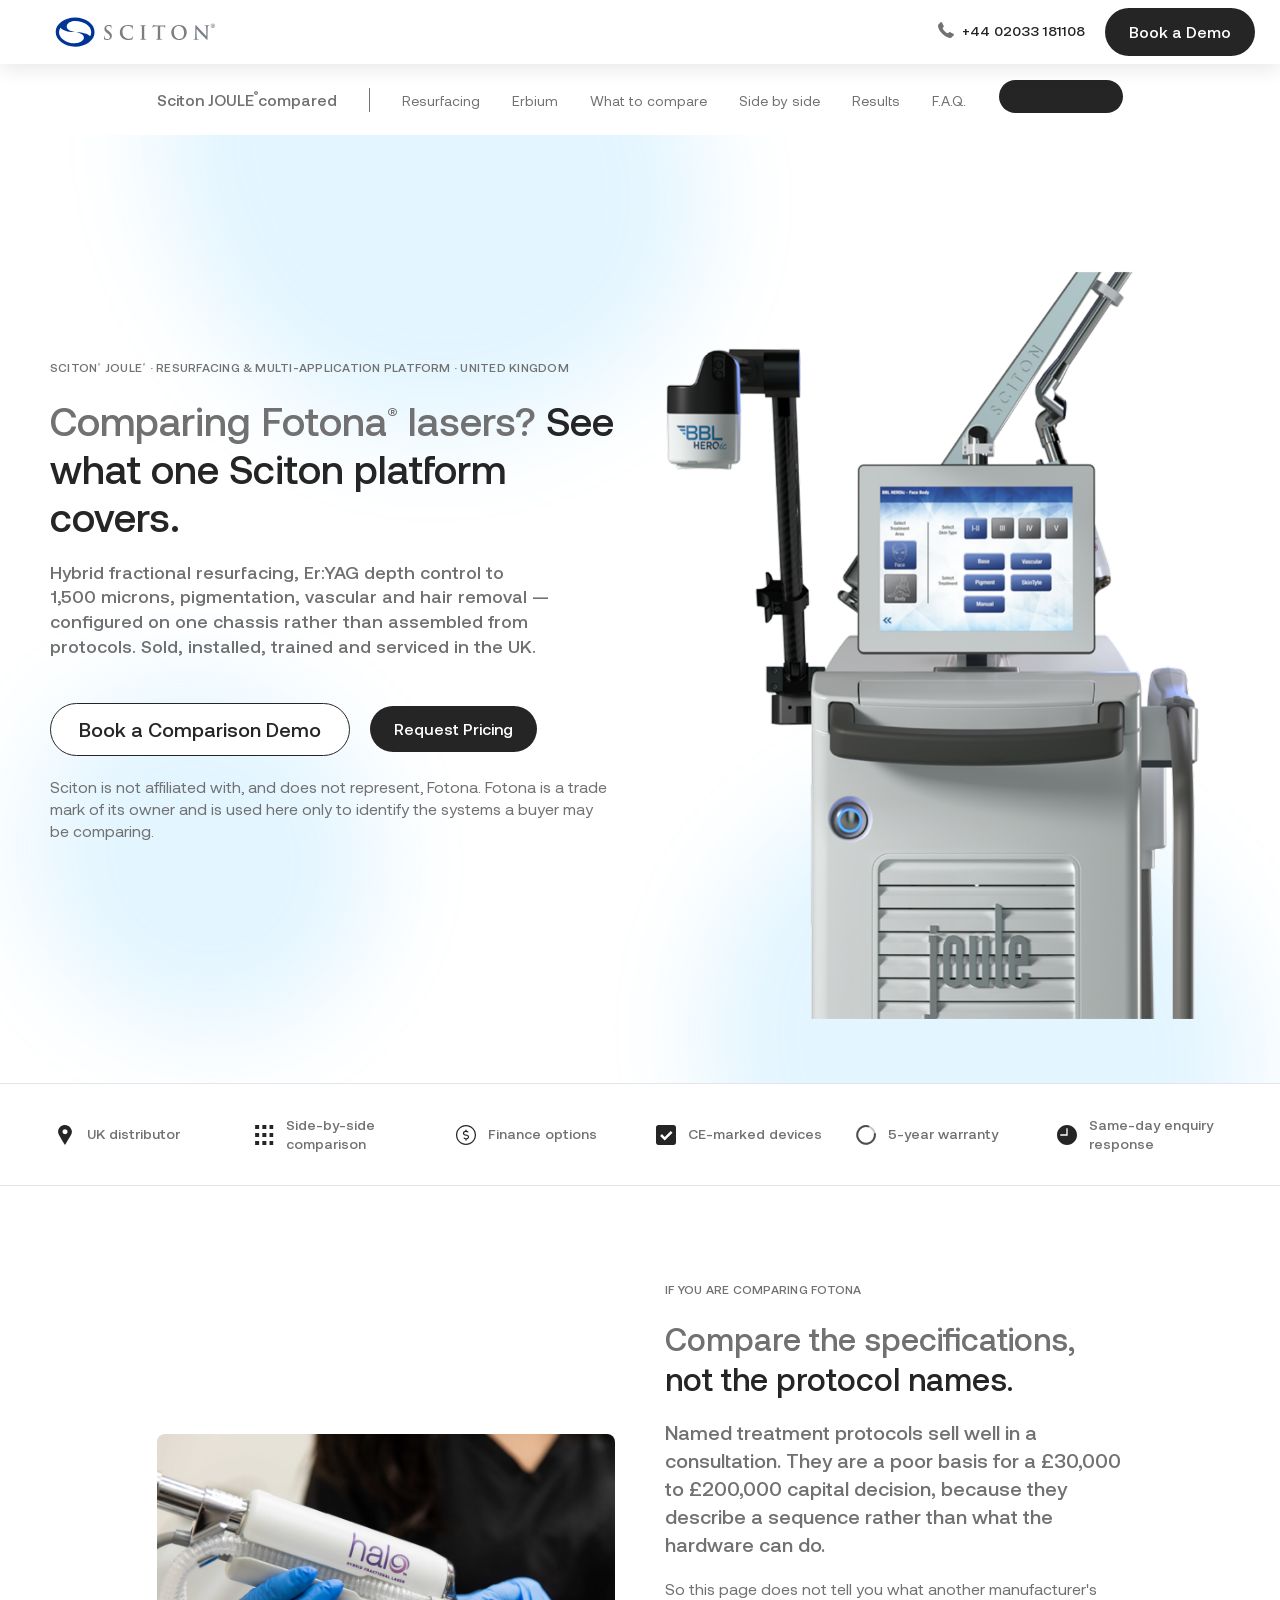
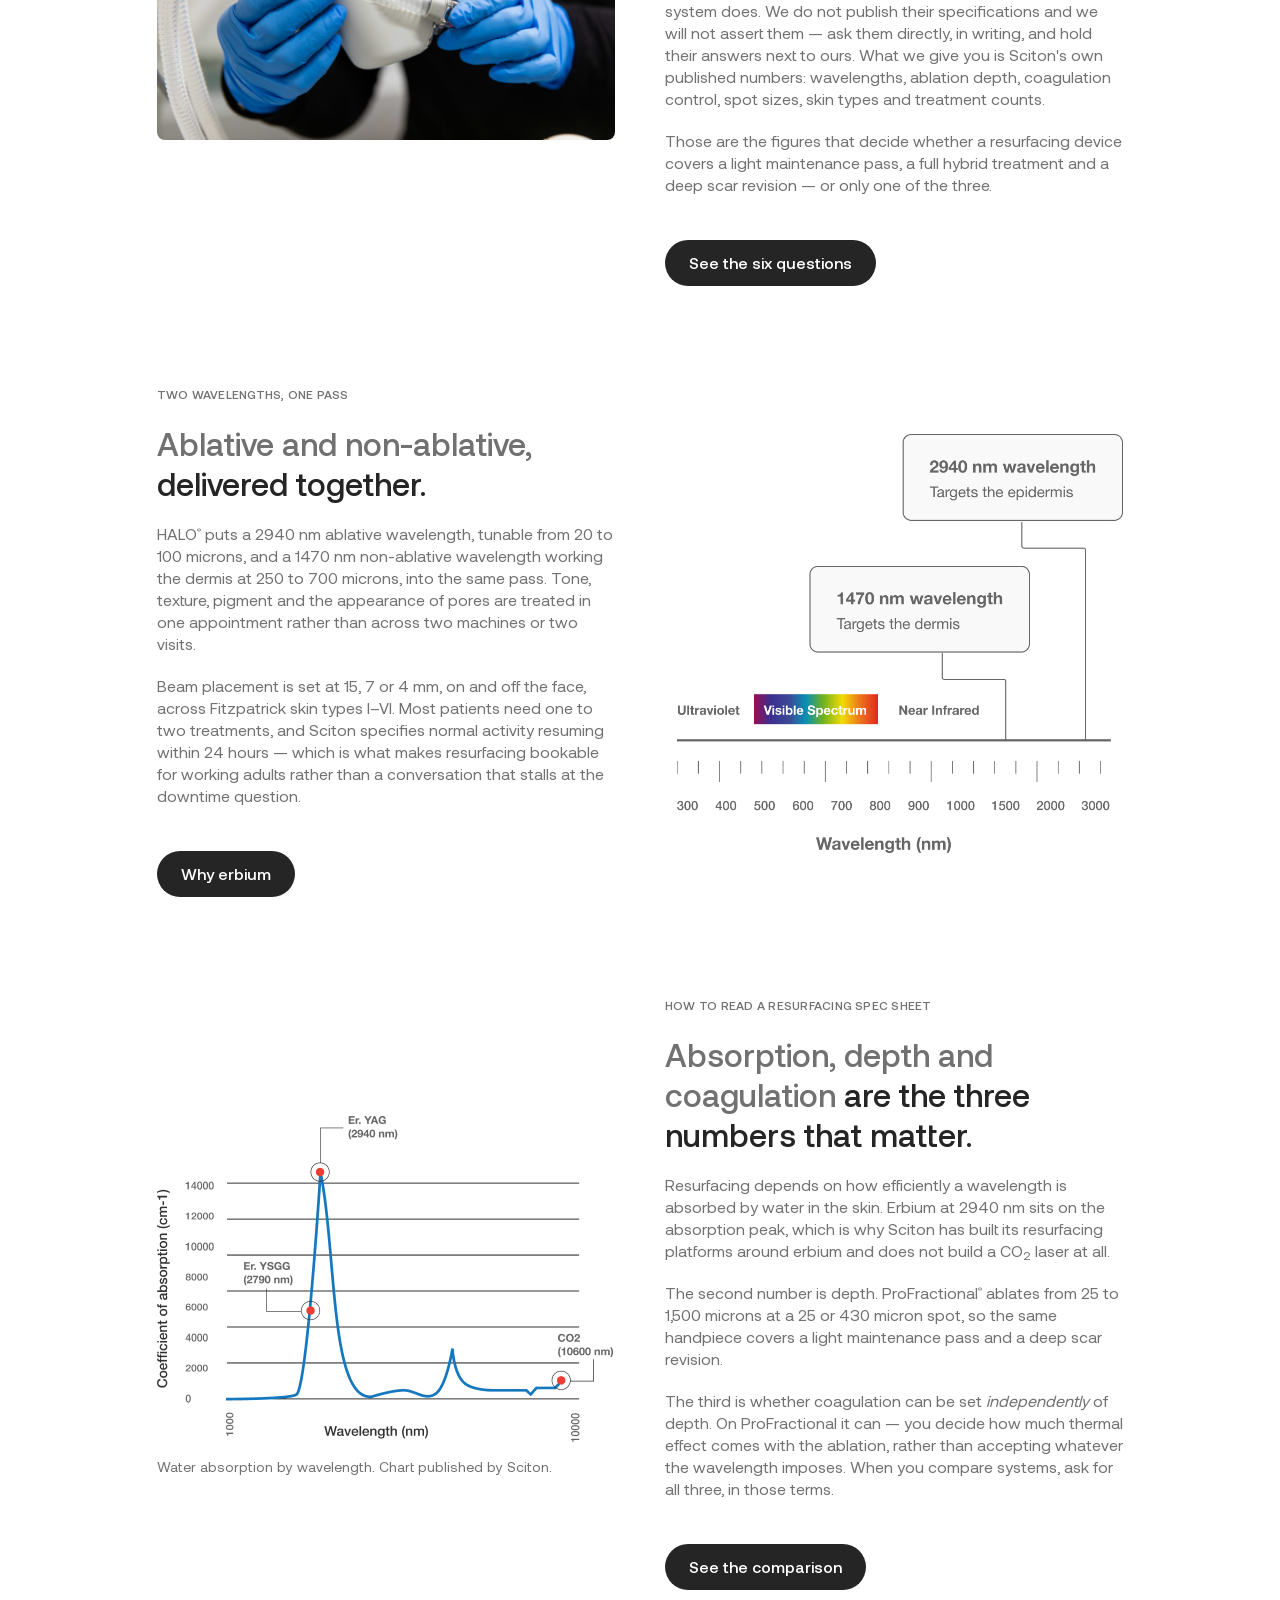
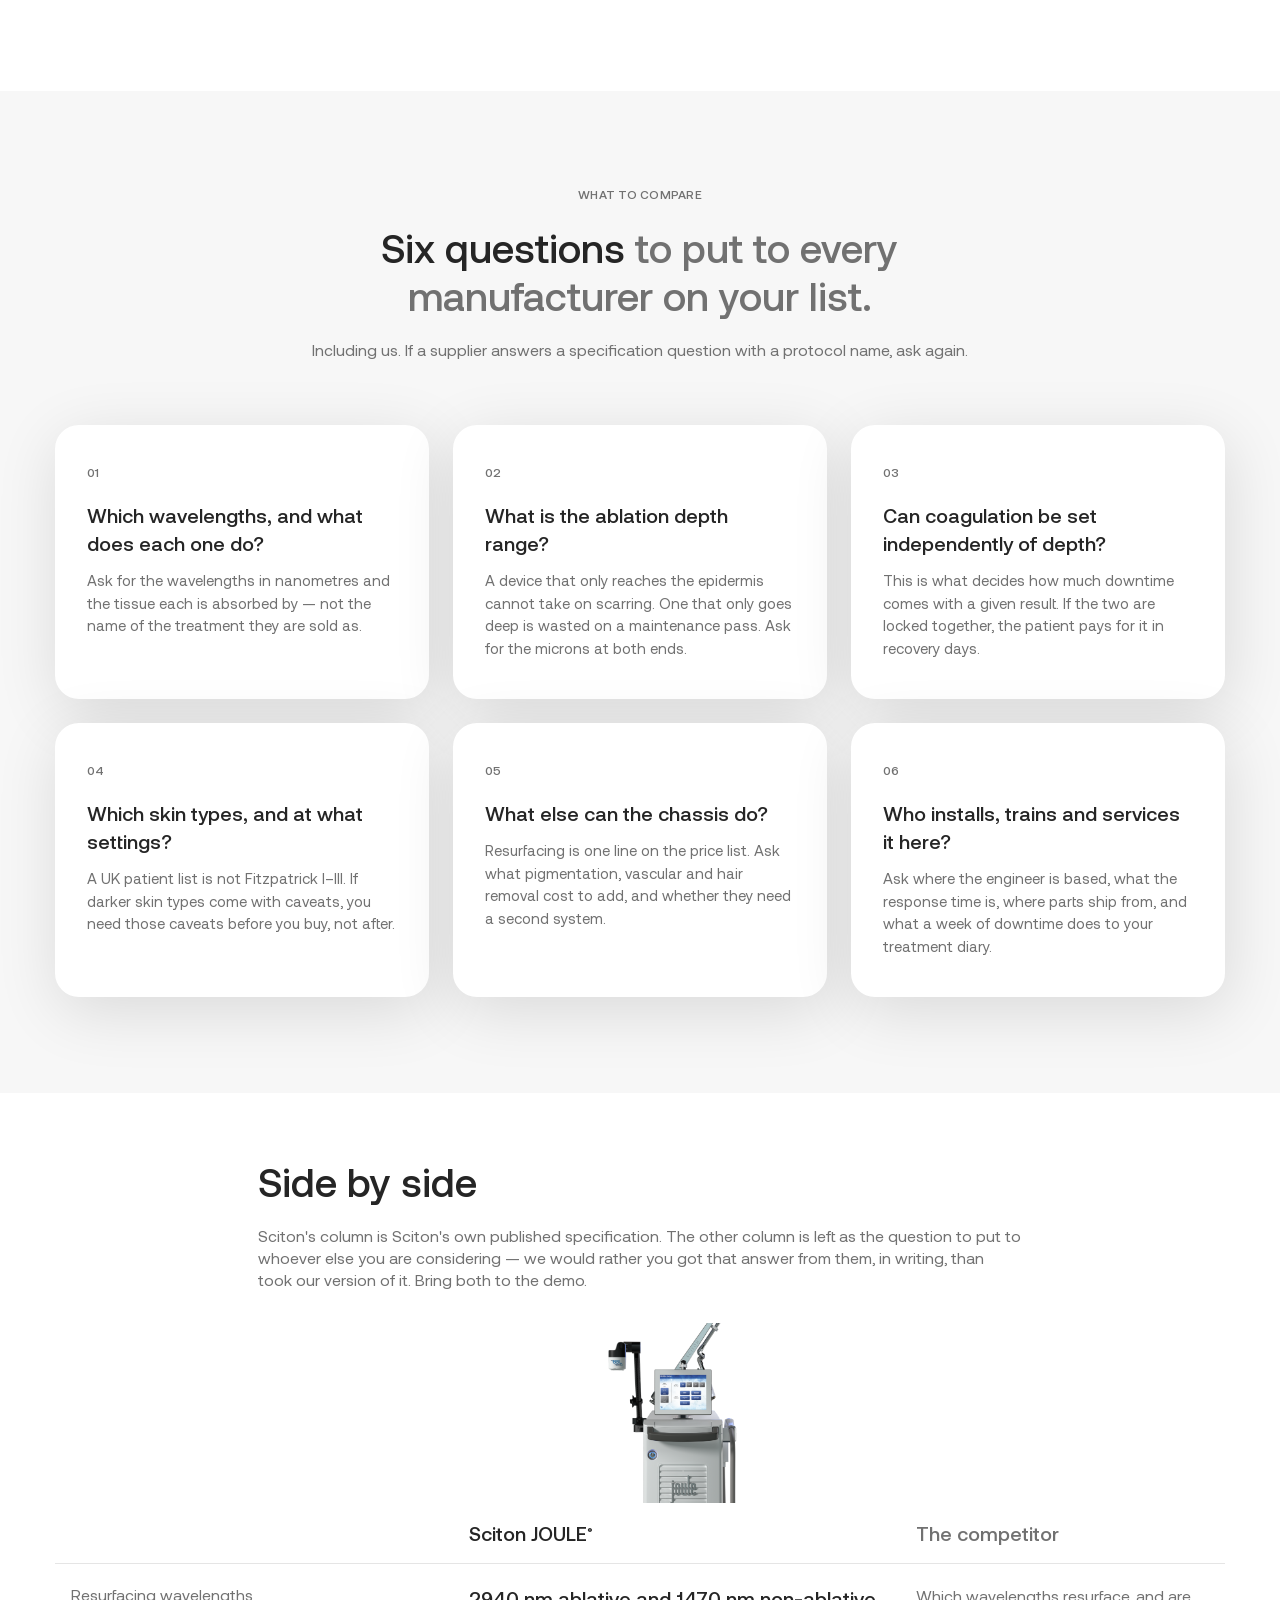
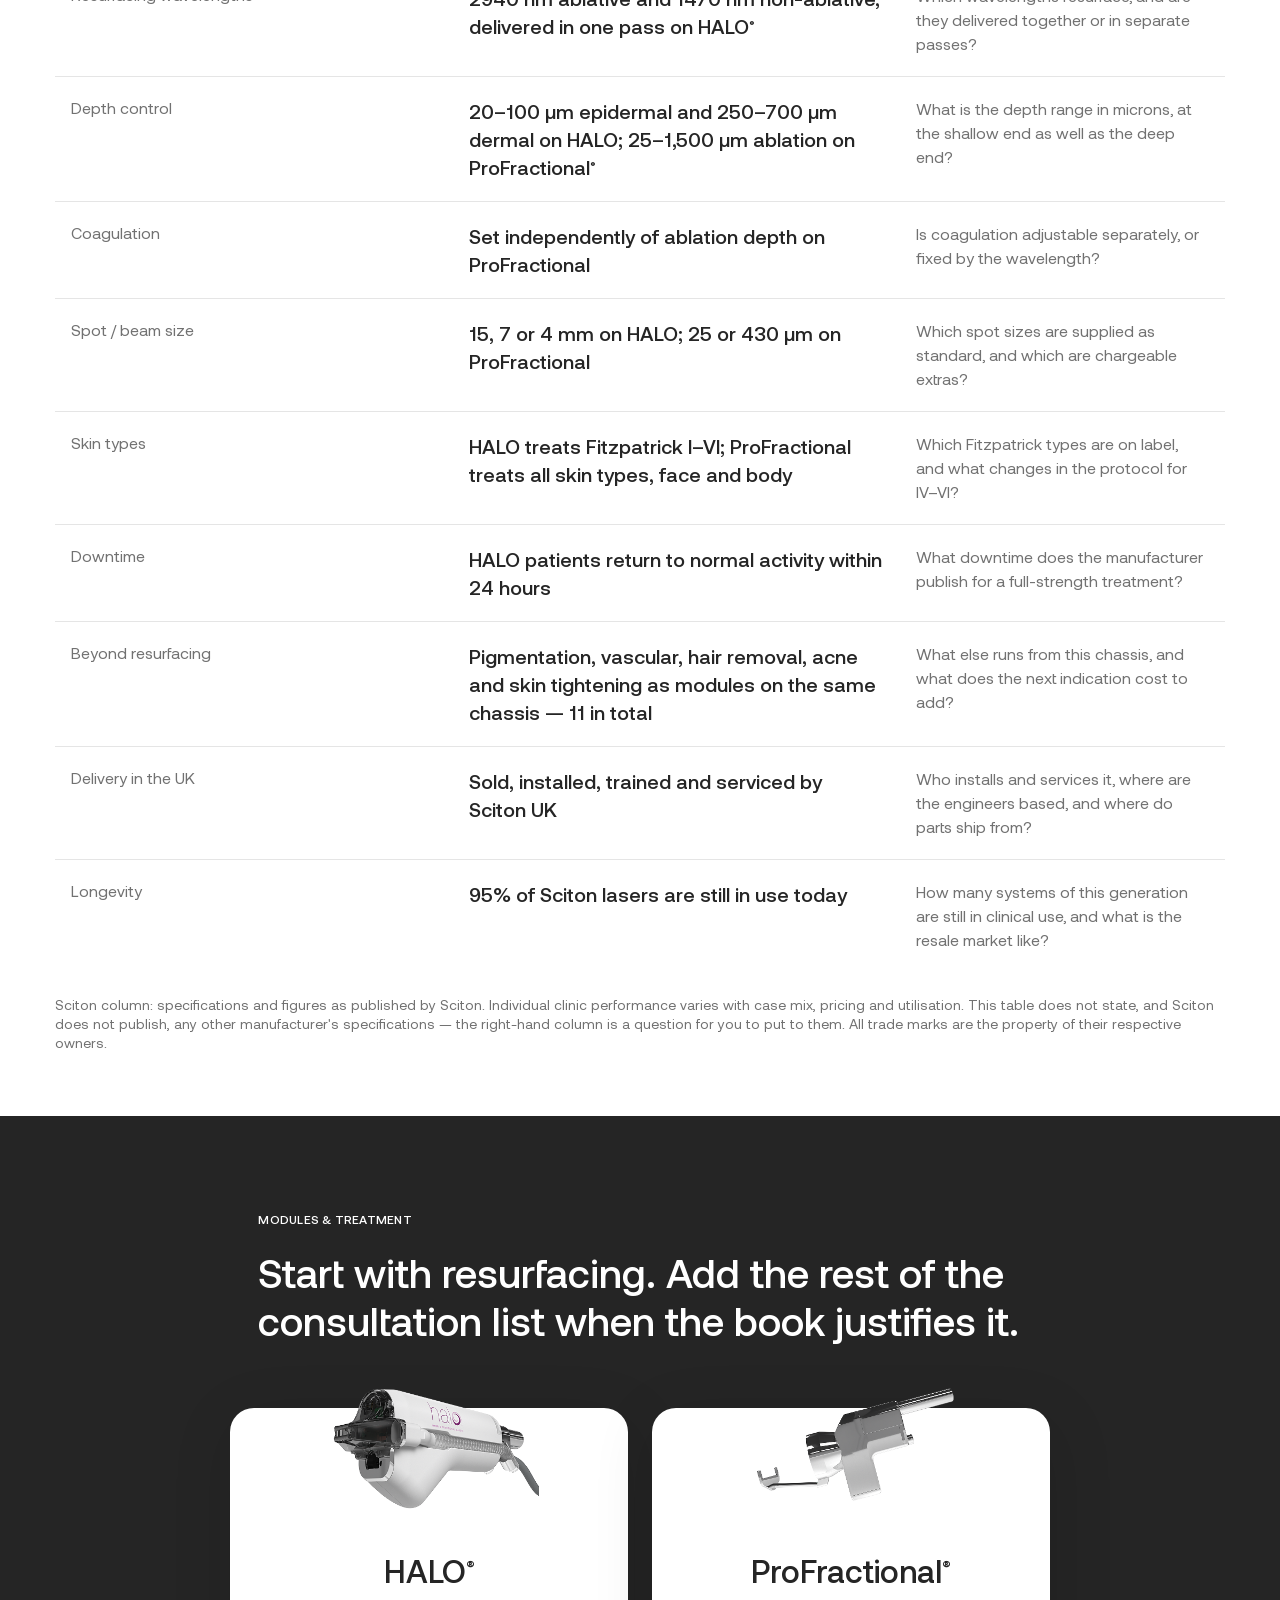
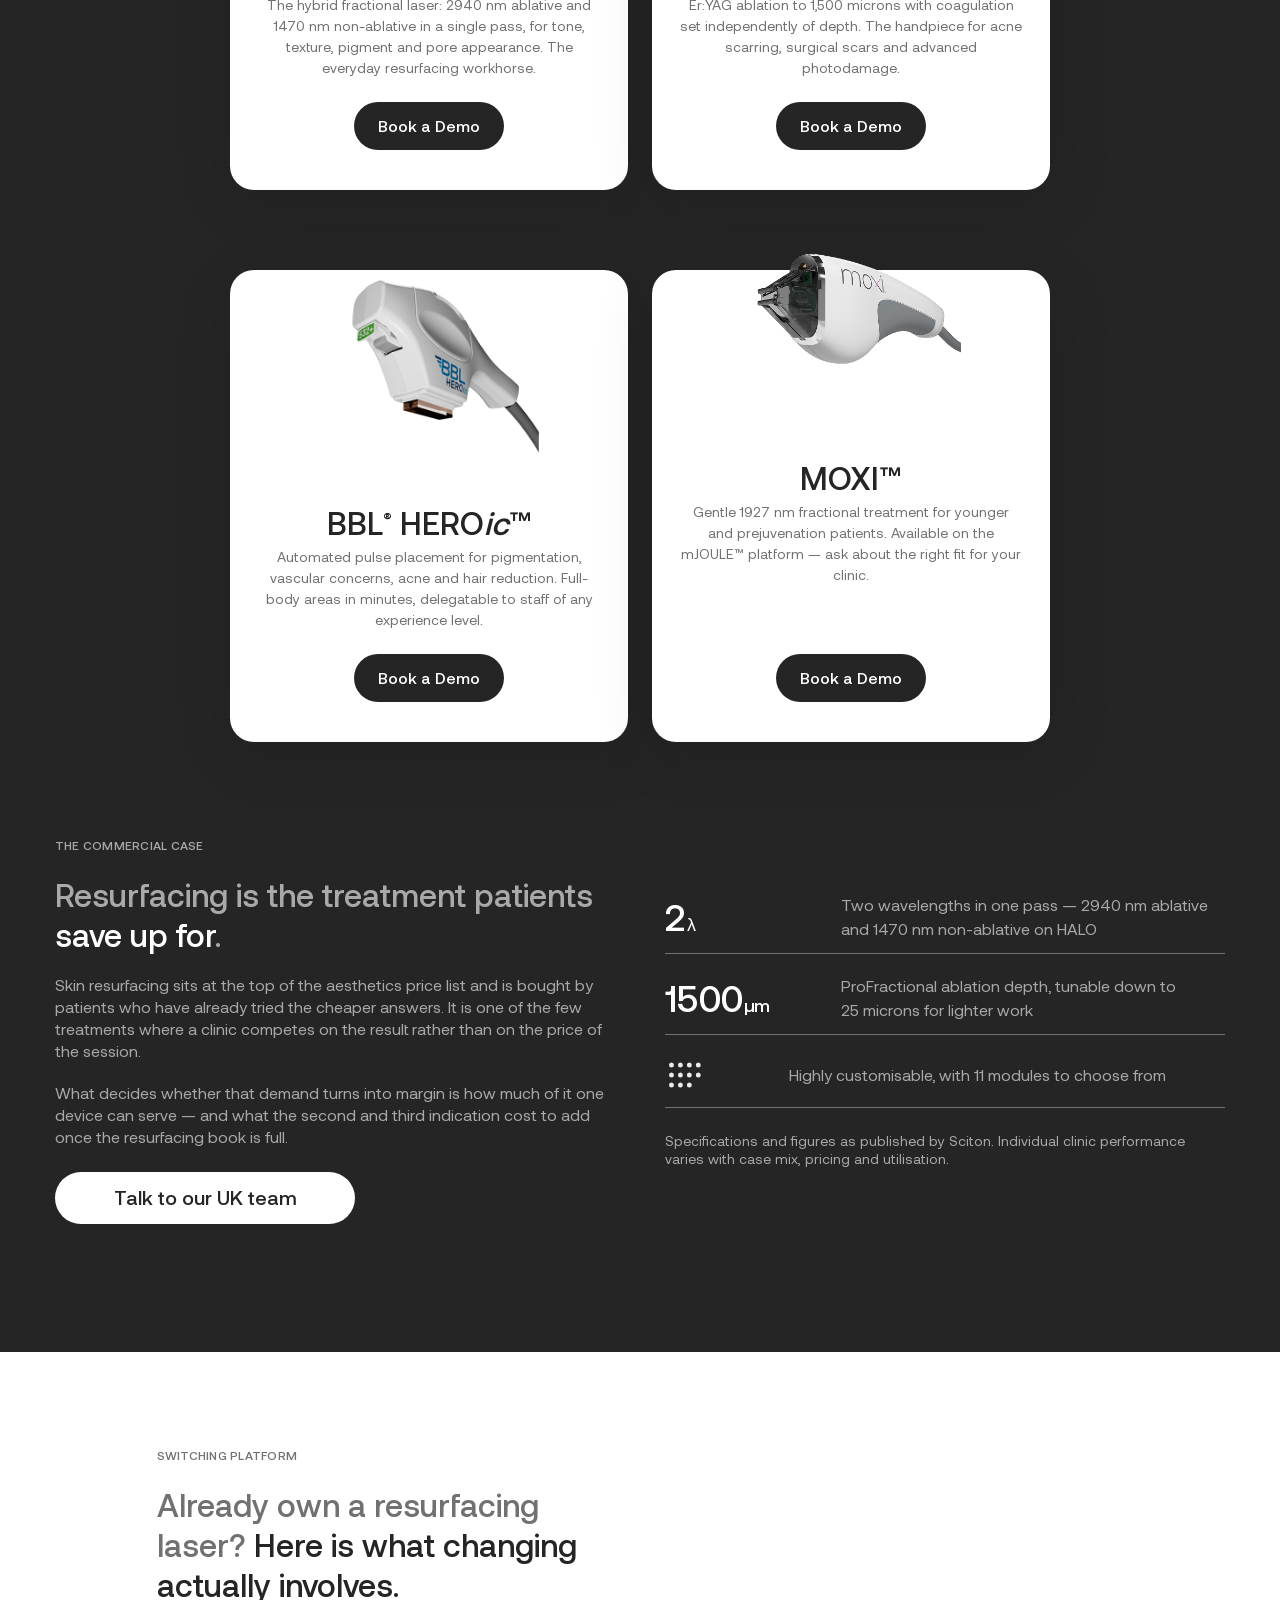
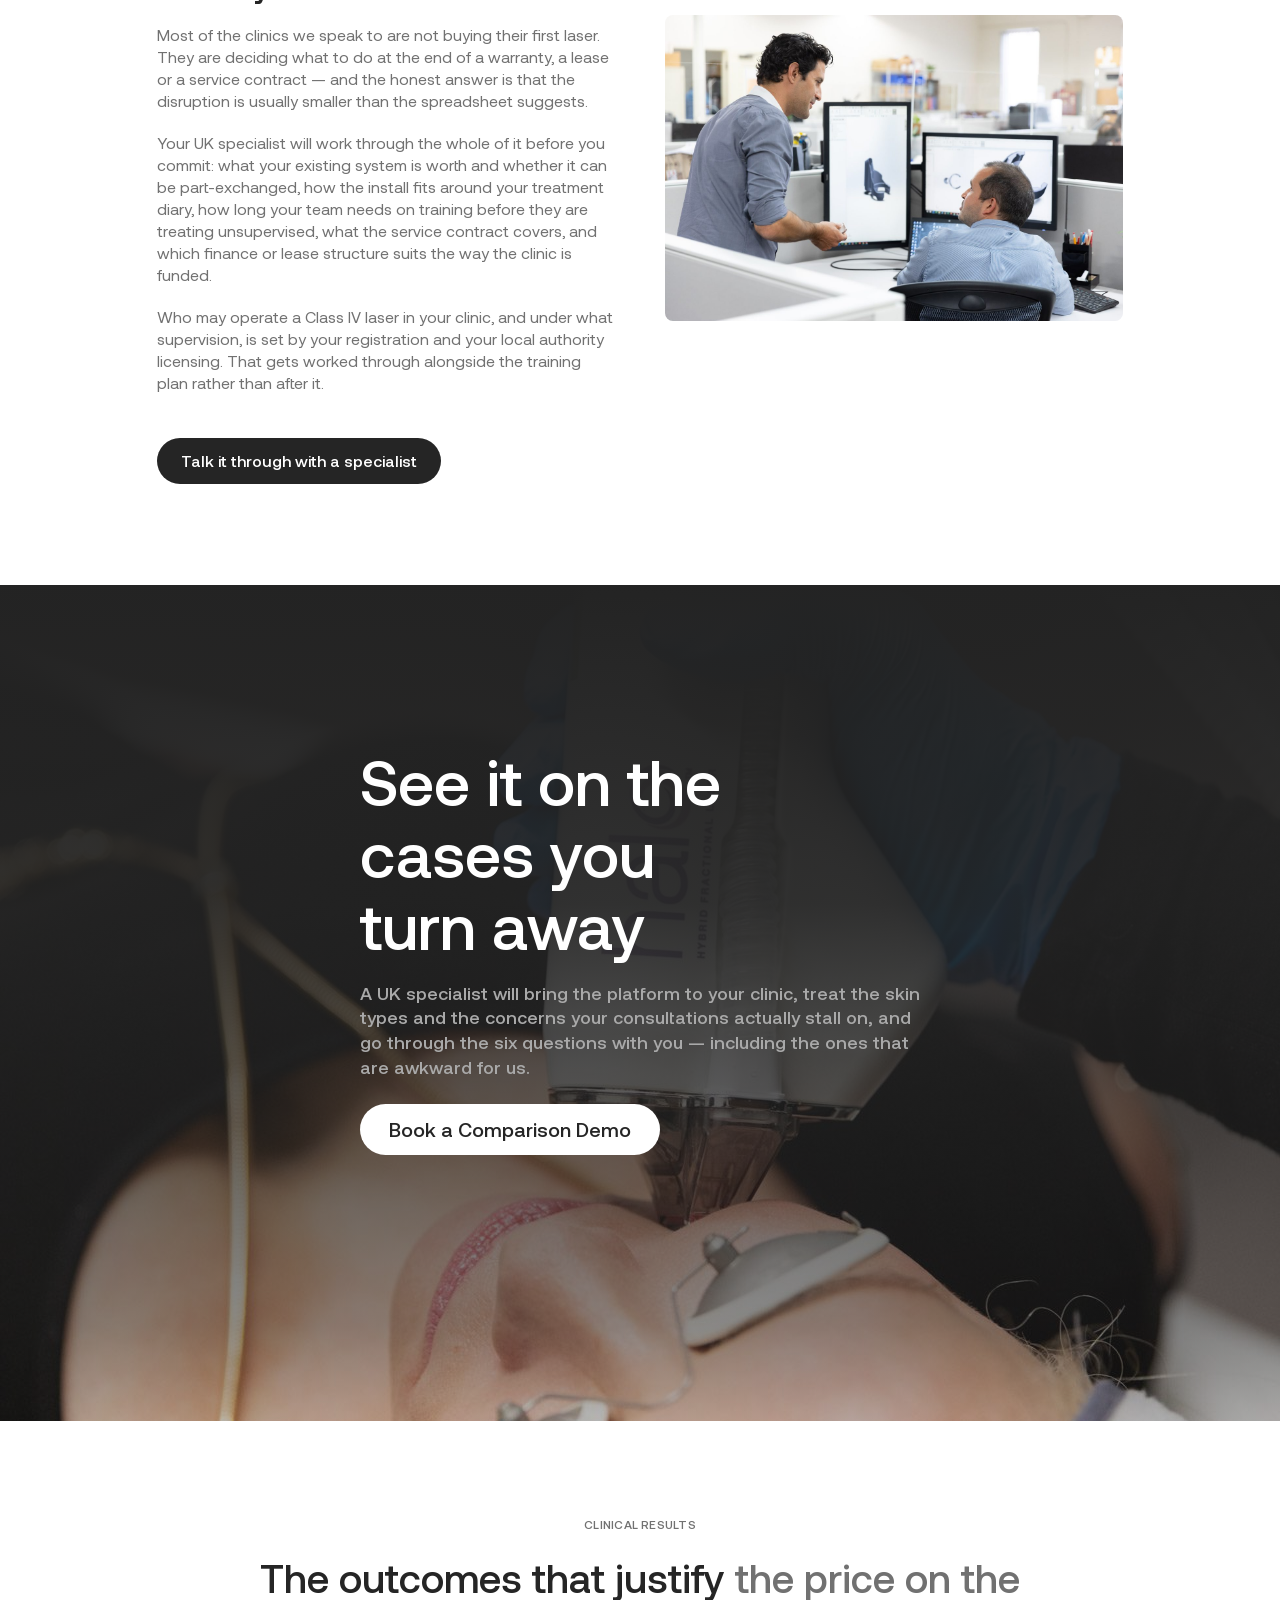
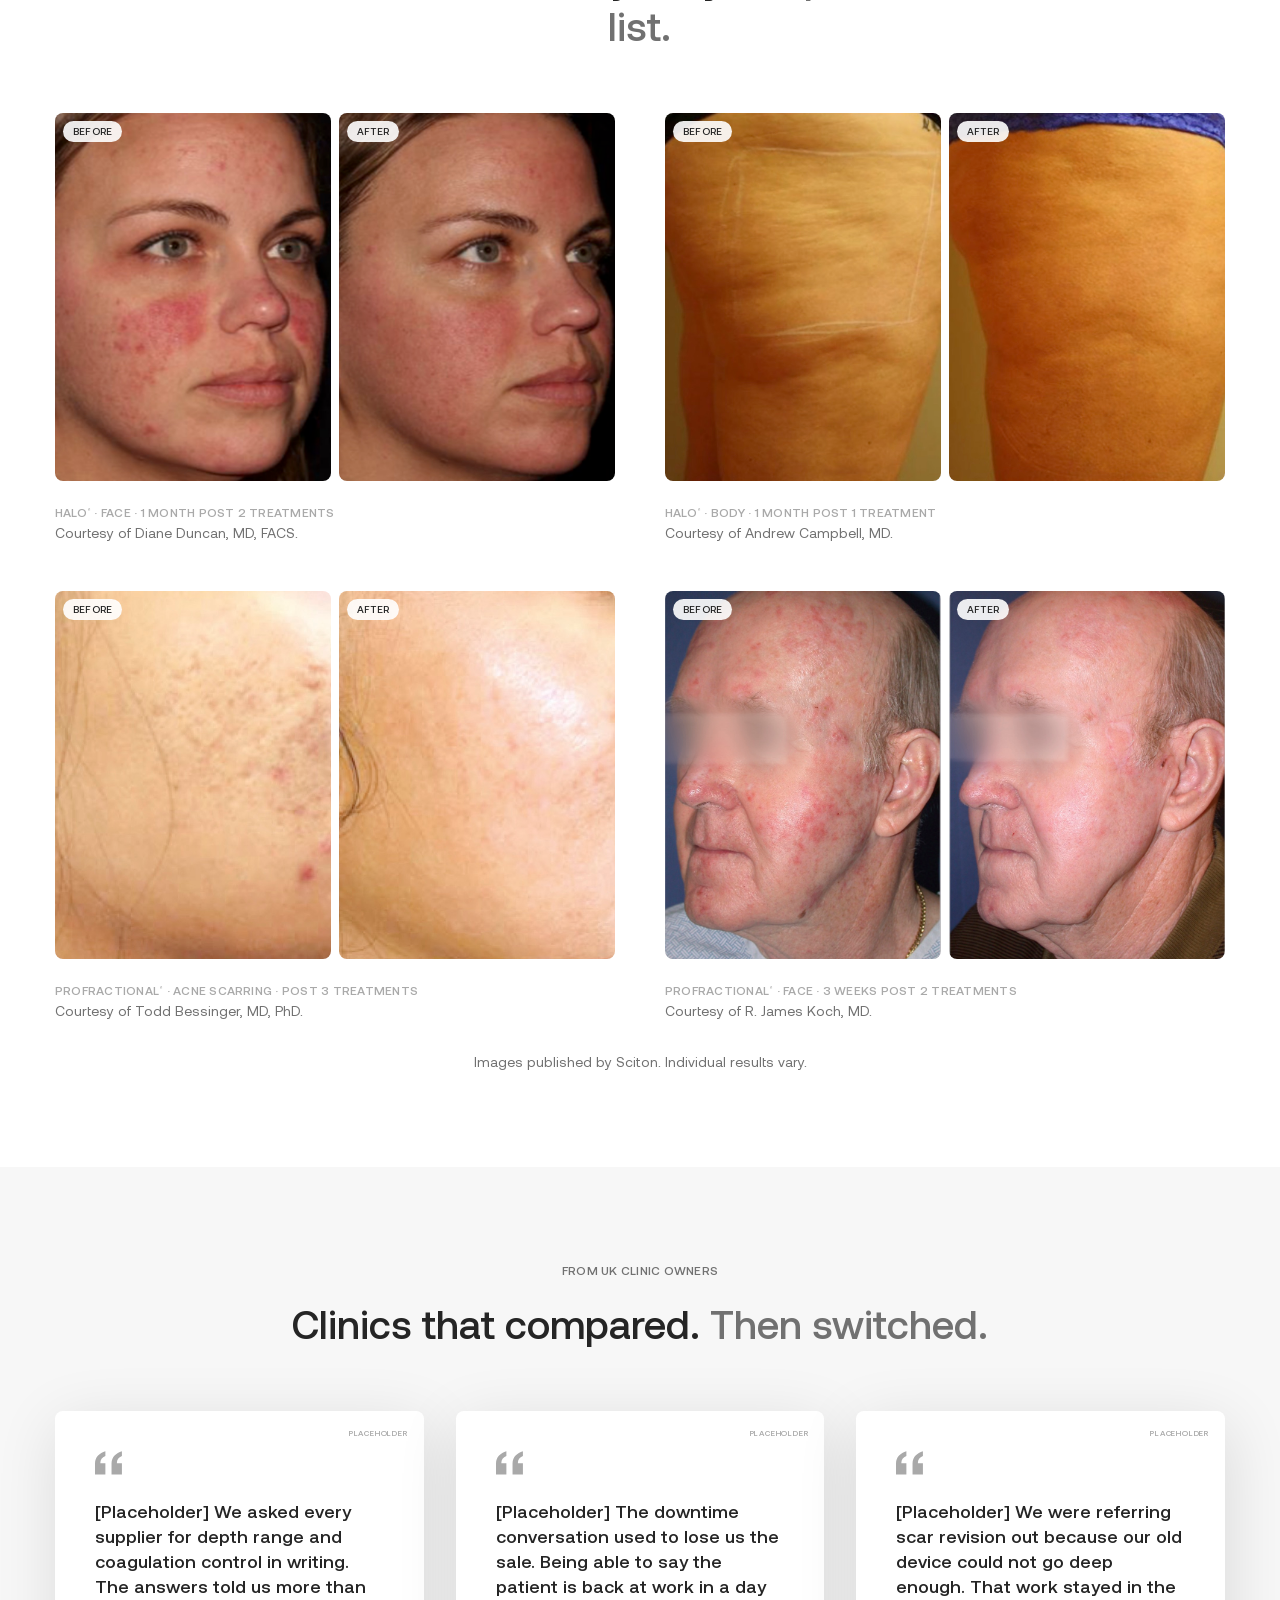
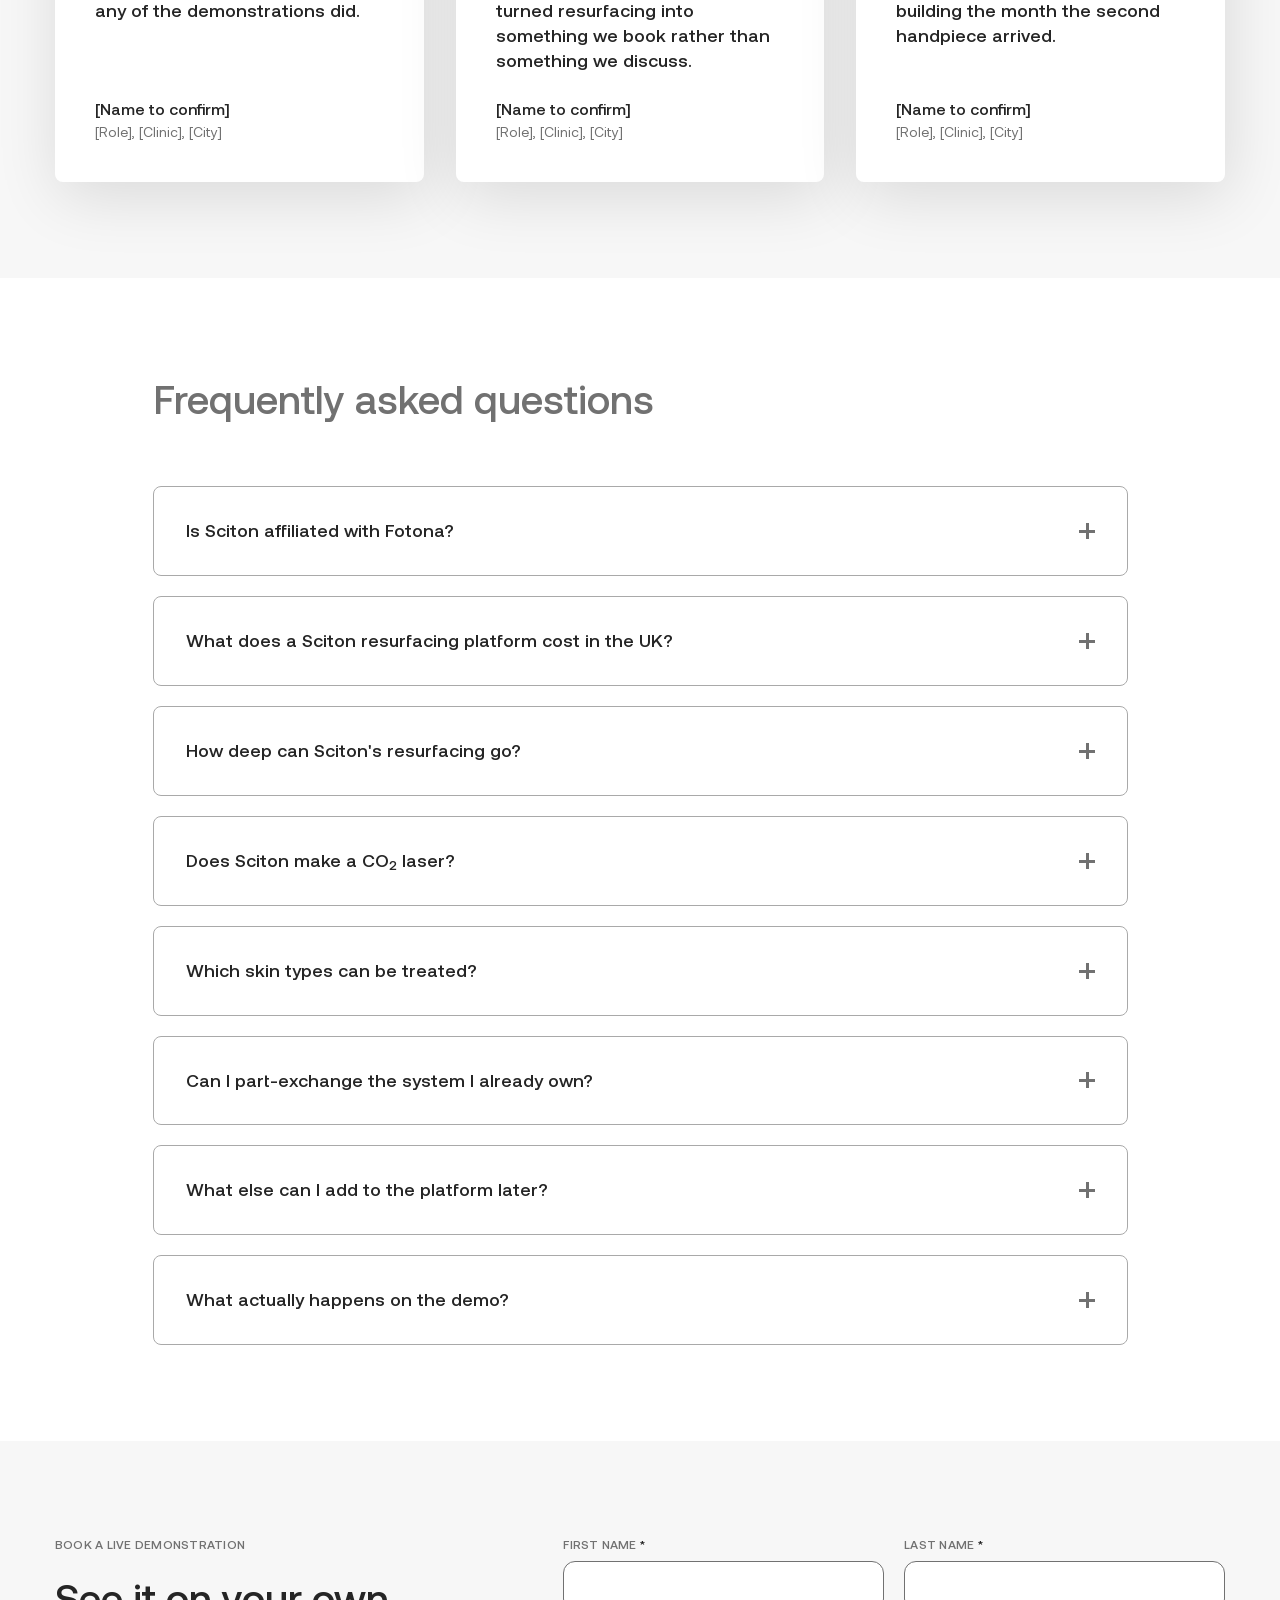
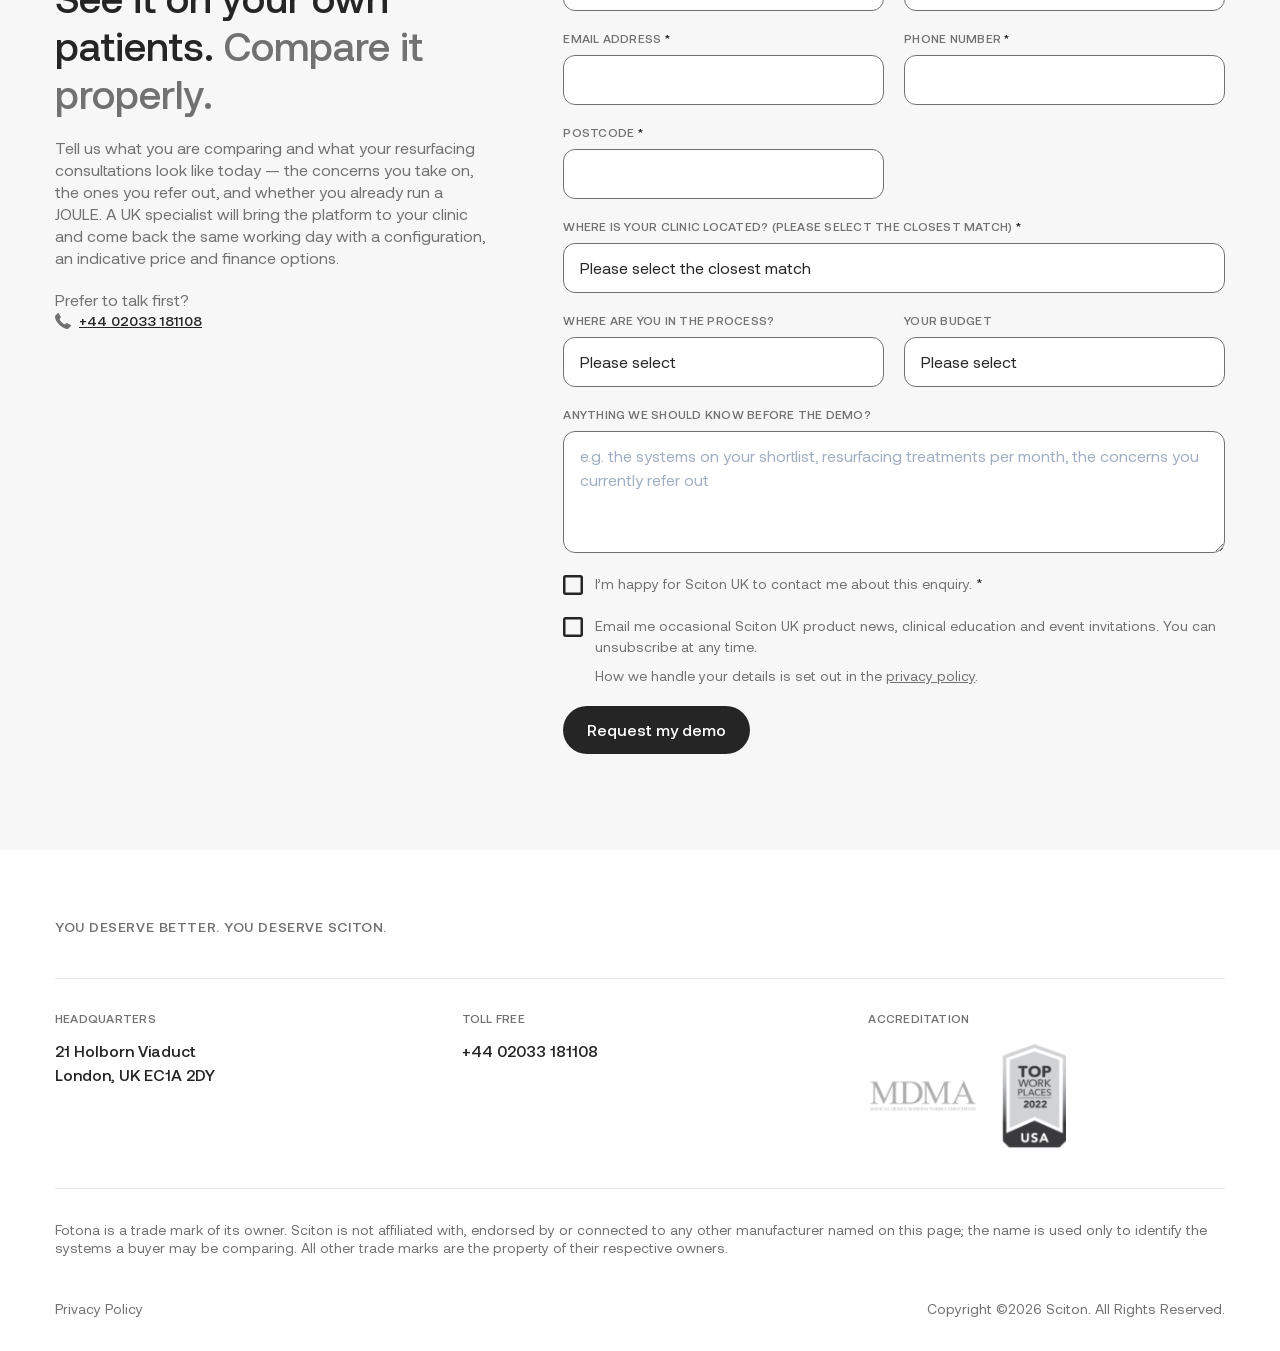
<file: Sciton Landing Pages/competitor-fotona/index.html>
<!doctype html>
<html lang="en-GB">
<head>
<!-- Google Tag Manager -->
<script>(function(w,d,s,l,i){w[l]=w[l]||[];w[l].push({'gtm.start':
new Date().getTime(),event:'gtm.js'});var f=d.getElementsByTagName(s)[0],
j=d.createElement(s),dl=l!='dataLayer'?'&l='+l:'';j.async=true;j.src=
'https://www.googletagmanager.com/gtm.js?id='+i+dl;f.parentNode.insertBefore(j,f);
})(window,document,'script','dataLayer','GTM-N37FXBXC');</script>
<!-- End Google Tag Manager -->
<meta charset="utf-8">
<meta name="viewport" content="width=device-width, initial-scale=1">
<title>Sciton JOULE&reg; Compared | Er:YAG Resurfacing &amp; Multi-Application Lasers UK | Demo</title>
<meta name="description" content="Comparing Fotona lasers? See how the Sciton JOULE platform compares on resurfacing depth, wavelengths on one chassis, skin types and UK service. Six questions to ask any manufacturer, plus a side-by-side demo in your clinic.">
<meta name="robots" content="noindex, nofollow">
<link rel="canonical" href="https://www.scitonlasers.uk/competitor-fotona">
<link rel="icon" href="../assets/img/sciton-logo.svg">

<link rel="preload" href="../assets/fonts/Aeonik-Regular.woff2" as="font" type="font/woff2" crossorigin>
<link rel="preload" href="../assets/fonts/Aeonik-Medium.woff2" as="font" type="font/woff2" crossorigin>
<link rel="stylesheet" href="../assets/css/sciton-theme.css">
<link rel="stylesheet" href="../assets/css/lp.css">
</head>
<body class="page-vs-fotona">
<!-- Google Tag Manager (noscript) -->
<noscript><iframe src="https://www.googletagmanager.com/ns.html?id=GTM-N37FXBXC"
height="0" width="0" style="display:none;visibility:hidden"></iframe></noscript>
<!-- End Google Tag Manager (noscript) -->

<!-- Icon sprite, inlined as on C1-C3 so the page has no extra request. -->
<svg aria-hidden="true" focusable="false" style="position:absolute;width:0;height:0;overflow:hidden" version="1.1" xmlns="http://www.w3.org/2000/svg" xmlns:xlink="http://www.w3.org/1999/xlink"><defs><symbol id="icon-sciton-mark" viewBox="0 0 32 32">
<title>sciton-mark</title>
<path d="M16.003 3.692c-8.825 0-16.003 5.255-16.003 11.726s7.181 11.74 16.003 11.74c8.822 0 15.997-5.255 15.997-11.729s-7.178-11.738-15.997-11.738zM2.759 15.433c0.012-1.288 0.401-2.546 1.12-3.62 3.154 3.872 11.819 3.476 11.819 3.476s-6.551-0.727-6.59-4.129c-0.028-2.55 2.61-4.243 5.601-4.633 0.28-0.039 0.56-0.066 0.815-0.091 0.16 0 0.319 0 0.479 0 7.301-0.006 13.247 4.030 13.247 8.997-0.008 1.185-0.339 2.345-0.958 3.36-3.299-3.642-11.645-3.266-11.645-3.266s6.553 0.722 6.59 4.121c0.031 2.556-2.61 4.243-5.601 4.638-0.541 0.069-1.064 0.119-1.56 0.147h-0.073c-7.298 0.003-13.244-4.035-13.244-8.999z"></path>
</symbol><symbol id="icon-progress" viewBox="0 0 32 32">
<title>progress</title>
<path fill="none" stroke="#c5c7c6" style="stroke: var(--color1, #c5c7c6)" stroke-linejoin="round" stroke-linecap="round" stroke-miterlimit="4" stroke-width="3.122" d="M16.001 1.79c1.86 0 3.701 0.366 5.419 1.078s3.279 1.755 4.594 3.070c1.315 1.315 2.358 2.876 3.070 4.594s1.078 3.56 1.078 5.419-0.366 3.701-1.078 5.419c-0.712 1.718-1.755 3.279-3.070 4.594s-2.876 2.358-4.594 3.070c-1.718 0.712-3.56 1.078-5.419 1.078s-3.701-0.366-5.419-1.078c-1.718-0.712-3.279-1.755-4.594-3.070s-2.358-2.876-3.070-4.594-1.078-3.559-1.078-5.419c0-1.86 0.366-3.701 1.078-5.419s1.755-3.279 3.070-4.594c1.315-1.315 2.876-2.358 4.594-3.070s3.559-1.078 5.419-1.078v0z"></path>
<path fill="none" stroke="#4d4d4d" style="stroke: var(--color2, #4d4d4d)" stroke-linejoin="round" stroke-linecap="round" stroke-miterlimit="4" stroke-width="3.122" d="M30.208 14.264c0.348 3.435-0.574 6.886-2.59 9.703s-4.989 4.805-8.356 5.59c-3.367 0.784-6.897 0.311-9.924-1.332s-5.341-4.34-6.506-7.584-1.101-6.811 0.18-10.027c1.281-3.216 3.692-5.859 6.776-7.432s6.666-1.843 10.004-0.981"></path>
</symbol><symbol id="icon-clock" viewBox="0 0 32 32">
      <title>clock</title>
      <path class="path1" d="M16 0c-8.837 0-16 7.163-16 16s7.163 16 16 16 16-7.163 16-16-7.163-16-16-16zM17.055 17.057l-11.747-0.020 0.004-2.11 9.633 0.016v-9.633h2.11v11.747z"></path>
    </symbol><symbol id="icon-location" viewBox="0 0 32 32">
      <title>location</title>
      <path class="path1" d="M26.501 7.964c-0.114-0.427-0.345-0.882-0.516-1.28-2.048-4.921-6.522-6.684-10.134-6.684-4.836 0-10.162 3.243-10.873 9.927v1.366c0 0.057 0.020 0.569 0.048 0.825 0.399 3.185 2.912 6.571 4.789 9.756 2.020 3.413 4.115 6.77 6.192 10.126 1.28-2.19 2.556-4.409 3.807-6.542 0.341-0.626 0.737-1.252 1.078-1.849 0.227-0.398 0.662-0.796 0.861-1.166 2.020-3.698 5.27-7.424 5.27-11.093v-1.507c0-0.398-0.493-1.792-0.521-1.877zM15.94 14.82c-1.422 0-2.978-0.711-3.746-2.674-0.114-0.312-0.105-0.939-0.105-0.996v-0.882c0-2.502 2.125-3.64 3.973-3.64 2.276 0 4.036 1.821 4.036 4.096s-1.883 4.096-4.158 4.096z"></path>
    </symbol><symbol id="icon-phone" viewBox="0 0 32 32">
      <title>phone</title>
      <path class="path1" d="M31.985 25.248c0.068 0.52-0.090 0.971-0.474 1.355l-4.506 4.471c-0.203 0.226-0.469 0.418-0.796 0.576s-0.649 0.26-0.965 0.305c-0.023 0-0.090 0.006-0.203 0.017s-0.26 0.017-0.44 0.017c-0.429 0-1.124-0.073-2.084-0.22s-2.134-0.508-3.523-1.084c-1.389-0.576-2.964-1.44-4.726-2.592s-3.636-2.733-5.623-4.743c-1.581-1.558-2.891-3.049-3.93-4.472s-1.874-2.738-2.507-3.947c-0.632-1.208-1.107-2.304-1.423-3.286s-0.531-1.829-0.644-2.541-0.158-1.27-0.136-1.677c0.023-0.407 0.034-0.632 0.034-0.678 0.045-0.316 0.147-0.638 0.305-0.965s0.35-0.593 0.576-0.796l4.506-4.506c0.316-0.316 0.678-0.474 1.084-0.474 0.294 0 0.553 0.085 0.779 0.254s0.418 0.378 0.576 0.627l3.625 6.877c0.203 0.361 0.26 0.757 0.169 1.186s-0.282 0.79-0.576 1.084l-1.66 1.66c-0.045 0.045-0.085 0.119-0.119 0.22s-0.051 0.186-0.051 0.254c0.090 0.474 0.294 1.016 0.61 1.626 0.271 0.542 0.689 1.203 1.253 1.982s1.366 1.677 2.405 2.693c1.016 1.039 1.92 1.846 2.71 2.422s1.451 0.999 1.982 1.27 0.937 0.435 1.22 0.491l0.423 0.085c0.045 0 0.119-0.017 0.22-0.051s0.175-0.073 0.22-0.119l1.931-1.965c0.407-0.361 0.881-0.542 1.423-0.542 0.384 0 0.689 0.068 0.915 0.203h0.034l6.538 3.862c0.474 0.294 0.757 0.666 0.847 1.118z"></path>
    </symbol><symbol id="icon-play" viewBox="0 0 32 32">
<title>play</title>
<path d="M2.667 0.001v32l26.667-16-26.667-16z"></path>
</symbol><symbol id="icon-chevron-down" viewBox="0 0 32 32">
<title>chevron-down</title>
<path d="M27.68 9.319c-0.426-0.426-1.117-0.426-1.543 0l-10.137 10.138-10.138-10.138c-0.426-0.426-1.117-0.426-1.543 0s-0.426 1.117 0 1.543l10.909 10.909c0.205 0.205 0.482 0.32 0.771 0.32s0.567-0.115 0.771-0.32l10.909-10.909c0.426-0.426 0.426-1.117 0-1.543z"></path>
</symbol><symbol id="icon-chevron-left" viewBox="0 0 32 32">
<title>chevron-left</title>
<path d="M11.634 16l10.138-10.138c0.426-0.426 0.426-1.117 0-1.543s-1.117-0.426-1.543 0l-10.909 10.909c-0.205 0.204-0.32 0.482-0.32 0.771s0.115 0.567 0.32 0.771l10.909 10.909c0.213 0.213 0.492 0.32 0.771 0.32s0.558-0.106 0.771-0.32c0.426-0.426 0.426-1.117 0-1.543l-10.138-10.137z"></path>
</symbol><symbol id="icon-chevron-right" viewBox="0 0 32 32">
<title>chevron-right</title>
<path d="M21.771 15.228l-10.909-10.909c-0.426-0.426-1.117-0.426-1.543 0s-0.426 1.117 0 1.543l10.138 10.137-10.138 10.138c-0.426 0.426-0.426 1.117 0 1.543 0.213 0.213 0.492 0.32 0.771 0.32s0.558-0.107 0.771-0.32l10.909-10.909c0.205-0.205 0.32-0.482 0.32-0.771s-0.115-0.567-0.32-0.771z"></path>
</symbol><symbol id="icon-chevron-up" viewBox="0 0 32 32">
<title>chevron-up</title>
<path d="M27.68 20.228l-10.909-10.909c-0.204-0.205-0.482-0.319-0.771-0.319s-0.567 0.115-0.771 0.32l-10.909 10.909c-0.426 0.426-0.426 1.117 0 1.543s1.117 0.426 1.543 0l10.137-10.138 10.138 10.138c0.213 0.213 0.492 0.32 0.771 0.32s0.558-0.107 0.771-0.32c0.426-0.426 0.426-1.117-0-1.543z"></path>
</symbol><symbol id="icon-facebook" viewBox="0 0 19 32">
      <title>facebook</title>
      <path class="path1" d="M17.125 0.214v4.714h-2.804q-1.536 0-2.071 0.643t-0.536 1.929v3.375h5.232l-0.696 5.286h-4.536v13.554h-5.464v-13.554h-4.554v-5.286h4.554v-3.893q0-3.321 1.857-5.152t4.946-1.83q2.625 0 4.071 0.214z"></path>
    </symbol><symbol id="icon-vimeo" viewBox="0 0 32 32">
<title>vimeo</title>
<path d="M31.988 8.563c-0.144 3.113-2.319 7.381-6.525 12.794-4.35 5.65-8.031 8.481-11.044 8.481-1.863 0-3.444-1.719-4.731-5.163-0.863-3.156-1.719-6.313-2.581-9.469-0.956-3.444-1.981-5.162-3.081-5.162-0.237 0-1.075 0.506-2.513 1.506l-1.506-1.938c1.581-1.387 3.138-2.775 4.669-4.162 2.106-1.819 3.688-2.775 4.744-2.875 2.487-0.237 4.025 1.463 4.6 5.106 0.619 3.931 1.050 6.375 1.294 7.331 0.719 3.263 1.506 4.894 2.369 4.894 0.669 0 1.675-1.056 3.019-3.175 1.337-2.113 2.056-3.725 2.156-4.831 0.194-1.825-0.525-2.744-2.156-2.744-0.769 0-1.556 0.175-2.369 0.525 1.575-5.15 4.575-7.65 9.012-7.506 3.281 0.087 4.831 2.219 4.644 6.388z"></path>
</symbol><symbol id="icon-instagram" viewBox="0 0 27 32">
      <title>instagram</title>
      <path class="path1" d="M18.286 16q0-1.893-1.339-3.232t-3.232-1.339-3.232 1.339-1.339 3.232 1.339 3.232 3.232 1.339 3.232-1.339 1.339-3.232zM20.75 16q0 2.929-2.054 4.982t-4.982 2.054-4.982-2.054-2.054-4.982 2.054-4.982 4.982-2.054 4.982 2.054 2.054 4.982zM22.679 8.679q0 0.679-0.482 1.161t-1.161 0.482-1.161-0.482-0.482-1.161 0.482-1.161 1.161-0.482 1.161 0.482 0.482 1.161zM13.714 4.75q-0.125 0-1.366-0.009t-1.884 0-1.723 0.054-1.839 0.179-1.277 0.33q-0.893 0.357-1.571 1.036t-1.036 1.571q-0.196 0.518-0.33 1.277t-0.179 1.839-0.054 1.723 0 1.884 0.009 1.366-0.009 1.366 0 1.884 0.054 1.723 0.179 1.839 0.33 1.277q0.357 0.893 1.036 1.571t1.571 1.036q0.518 0.196 1.277 0.33t1.839 0.179 1.723 0.054 1.884 0 1.366-0.009 1.366 0.009 1.884 0 1.723-0.054 1.839-0.179 1.277-0.33q0.893-0.357 1.571-1.036t1.036-1.571q0.196-0.518 0.33-1.277t0.179-1.839 0.054-1.723 0-1.884-0.009-1.366 0.009-1.366 0-1.884-0.054-1.723-0.179-1.839-0.33-1.277q-0.357-0.893-1.036-1.571t-1.571-1.036q-0.518-0.196-1.277-0.33t-1.839-0.179-1.723-0.054-1.884 0-1.366 0.009zM27.429 16q0 4.089-0.089 5.661-0.179 3.714-2.214 5.75t-5.75 2.214q-1.571 0.089-5.661 0.089t-5.661-0.089q-3.714-0.179-5.75-2.214t-2.214-5.75q-0.089-1.571-0.089-5.661t0.089-5.661q0.179-3.714 2.214-5.75t5.75-2.214q1.571-0.089 5.661-0.089t5.661 0.089q3.714 0.179 5.75 2.214t2.214 5.75q0.089 1.571 0.089 5.661z"></path>
    </symbol><symbol id="icon-youtube" viewBox="0 0 32 32">
    <title>youtube</title>
    <path d="M28.091 13.733l-21.294-13.417c-0.63-0.375-1.411-0.312-2.002-0.312-2.361 0-2.351 1.823-2.351 2.285v27.422c0 0.39-0.010 2.285 2.351 2.285 0.59 0 1.372 0.062 2.002-0.312l21.294-13.416c1.748-1.040 1.446-2.267 1.446-2.267s0.302-1.227-1.446-2.267z"></path>
    </symbol><symbol id="icon-linkedin" viewBox="0 0 32 32">
    <title>linkedin</title>
    <path d="M12 12h5.535v2.837h0.079c0.77-1.381 2.655-2.837 5.464-2.837 5.842 0 6.922 3.637 6.922 8.367v9.633h-5.769v-8.54c0-2.037-0.042-4.657-3.001-4.657-3.005 0-3.463 2.218-3.463 4.509v8.688h-5.767v-18z"></path>
    <path d="M2 12h6v18h-6v-18z"></path>
    <path d="M8 7c0 1.657-1.343 3-3 3s-3-1.343-3-3c0-1.657 1.343-3 3-3s3 1.343 3 3z"></path>
    </symbol><symbol id="icon-checkbox" viewBox="0 0 32 32">
      <title>checkbox</title>
      <path d="M28 0h-24c-2.2 0-4 1.8-4 4v24c0 2.2 1.8 4 4 4h24c2.2 0 4-1.8 4-4v-24c0-2.2-1.8-4-4-4zM28 28h-24v-24h24v24z"></path>
    </symbol><symbol id="icon-checkbox-checked" viewBox="0 0 32 32">
      <title>checkbox-checked</title>
      <path d="M28 0h-24c-2.2 0-4 1.8-4 4v24c0 2.2 1.8 4 4 4h24c2.2 0 4-1.8 4-4v-24c0-2.2-1.8-4-4-4zM14 24.828l-7.414-7.414 2.828-2.828 4.586 4.586 9.586-9.586 2.828 2.828-12.414 12.414z"></path>
    </symbol><symbol id="icon-left-arrow" viewBox="0 0 46 32">
<title>left-arrow</title>
<path d="M15.111 1.043c0.628-0.628 1.618-0.628 2.246 0 0.607 0.607 0.607 1.618 0 2.223l-11.388 11.388h37.579c0.876 0 1.595 0.696 1.595 1.572s-0.719 1.595-1.595 1.595h-37.579l11.388 11.367c0.607 0.629 0.607 1.64 0 2.246-0.628 0.628-1.618 0.628-2.246 0l-14.084-14.084c-0.607-0.607-0.607-1.618 0-2.223l14.084-14.084z"></path>
</symbol><symbol id="icon-right-arrow" viewBox="0 0 48 32">
<title>right-arrow</title>
<path d="M31.514 1.458c-0.59-0.611-1.573-0.611-2.184 0-0.59 0.59-0.59 1.573 0 2.162l11.074 11.073h-36.541c-0.852 0.001-1.529 0.678-1.529 1.53s0.677 1.551 1.529 1.551h36.541l-11.074 11.053c-0.59 0.611-0.59 1.595 0 2.184 0.611 0.611 1.595 0.611 2.184 0l13.695-13.695c0.611-0.59 0.611-1.573 0-2.162l-13.695-13.696z"></path>
</symbol><symbol id="icon-down-arrow" viewBox="0 0 22 32">
<title>down-arrow</title>
<path d="M21.67 21.41c0.44-0.425 0.44-1.132 0-1.572-0.425-0.425-1.132-0.425-1.556 0l-7.973 7.973v-26.309c-0.001-0.613-0.488-1.101-1.102-1.101s-1.117 0.487-1.117 1.101v26.309l-7.958-7.973c-0.44-0.425-1.148-0.425-1.572 0-0.44 0.44-0.44 1.148 0 1.572l9.86 9.86c0.425 0.44 1.132 0.44 1.557 0l9.861-9.86z"></path>
</symbol><symbol id="icon-quotes" viewBox="0 0 37 32">
<title>quotes</title>
<path d="M36.379 6.512c-2.246 0.823-3.967 2.096-5.165 3.818-1.123 1.722-1.684 3.78-1.684 6.175h6.849v15.158h-14.035v-15.158c0-2.096 0.374-4.042 1.123-5.839s1.759-3.368 3.032-4.716c1.273-1.422 2.732-2.62 4.379-3.593 1.722-0.973 3.556-1.759 5.502-2.358v6.512zM14.035 6.512c-2.246 0.823-3.967 2.096-5.165 3.818-1.123 1.722-1.684 3.78-1.684 6.175h6.849v15.158h-14.035v-15.158c0-2.096 0.374-4.042 1.123-5.839s1.759-3.368 3.032-4.716c1.273-1.422 2.732-2.62 4.379-3.593 1.722-0.973 3.556-1.759 5.502-2.358v6.512z"></path>
</symbol><symbol id="icon-quotations" viewBox="0 0 32 32">
    <path fill="#a9a9a9" style="fill: var(--color1, #a9a9a9)" opacity="0.2" d="M32 7.994c-1.975 0.707-3.49 1.8-4.543 3.279-0.988 1.479-1.482 3.247-1.482 5.305h6.025v13.021h-12.346v-13.021c0-1.8 0.329-3.472 0.988-5.016s1.547-2.894 2.667-4.051c1.119-1.222 2.403-2.251 3.852-3.087 1.514-0.836 3.128-1.511 4.84-2.026v5.594zM12.346 7.994c-1.975 0.707-3.49 1.8-4.543 3.279-0.988 1.479-1.481 3.247-1.481 5.305h6.025v13.021h-12.346v-13.021c0-1.8 0.329-3.472 0.988-5.016s1.547-2.894 2.667-4.051c1.119-1.222 2.403-2.251 3.852-3.087 1.514-0.836 3.128-1.511 4.84-2.026v5.594z"></path>
    </symbol><symbol id="icon-plus" viewBox="0 0 32 32">
<title>plus</title>
<path d="M0 14h32v6h-32v-6z"></path>
<path d="M12 32v-32h6v32h-6z"></path>
</symbol><symbol id="icon-minus" viewBox="0 0 32 32">
<title>minus</title>
<path d="M0 19.2v-6.4h32v6.4h-32z"></path>
</symbol><symbol id="icon-send" viewBox="0 0 24 24">
      <title>send</title>
      <path d="M2.016 21v-6.984l15-2.016-15-2.016v-6.984l21 9z"></path>
    </symbol><symbol id="icon-calendar" viewBox="0 0 32 32">
<title>calendar</title>
<path d="M0.936 24.438h24.501c0.22 0 0.432-0.077 0.601-0.217 0.235-0.197 5.604-4.815 5.931-14.784h-26.314c-0.326 9.049-5.27 13.302-5.321 13.344-0.301 0.255-0.412 0.67-0.277 1.040s0.485 0.616 0.879 0.616z"></path>
<path d="M31.062 3.812h-4.688v-0.938c0-0.525-0.413-0.938-0.938-0.938s-0.938 0.413-0.938 0.938v0.938h-4.75v-0.938c0-0.525-0.413-0.938-0.938-0.938s-0.938 0.413-0.938 0.938v0.938h-4.688v-0.938c0-0.525-0.413-0.938-0.938-0.938s-0.938 0.413-0.938 0.938v0.938h-4.688c-0.525 0-0.938 0.413-0.938 0.938v2.813h26.314v-2.813c0-0.525-0.413-0.938-0.938-0.938z"></path>
<path d="M27.242 25.658c-0.509 0.424-1.148 0.655-1.805 0.655h-19.751v2.813c0 0.518 0.419 0.938 0.938 0.938h24.439c0.518 0 0.938-0.419 0.938-0.938v-10.51c-1.808 4.435-4.33 6.684-4.758 7.042z"></path>
</symbol><symbol id="icon-dollar-circle" viewBox="0 0 32 32">
<title>dollar-circle</title>
<path d="M16 0c-8.822 0-16 7.178-16 16s7.178 16 16 16 16-7.178 16-16-7.178-16-16-16zM16 30c-7.72 0-14-6.28-14-14s6.28-14 14-14 14 6.28 14 14-6.28 14-14 14z"></path>
<path d="M16 15c-1.626 0-3-0.916-3-2s1.374-2 3-2c0.92 0 1.772 0.288 2.336 0.788 0.412 0.366 1.042 0.332 1.412-0.084 0.368-0.412 0.33-1.044-0.084-1.412-0.7-0.622-1.64-1.042-2.664-1.208v-1.084c0-0.552-0.448-1-1-1s-1 0.448-1 1v1.080c-2.28 0.372-4 1.988-4 3.92 0 2.206 2.244 4 5 4 1.626 0 3 0.916 3 2s-1.374 2-3 2c-0.92 0-1.772-0.288-2.336-0.788-0.412-0.368-1.044-0.332-1.412 0.084-0.368 0.412-0.33 1.044 0.084 1.412 0.7 0.624 1.64 1.042 2.664 1.21v1.082c0 0.552 0.448 1 1 1s1-0.448 1-1v-1.080c2.28-0.372 4-1.988 4-3.92 0-2.206-2.244-4-5-4z"></path>
</symbol><symbol id="icon-wave" viewBox="0 0 32 32">
<title>wave</title>
<path d="M30.039 17.309c0.591-0.59 0.917-1.375 0.918-2.21s-0.325-1.621-0.915-2.212c-0.301-0.301-0.649-0.527-1.021-0.679l1.283-1.278c0.593-0.59 0.92-1.375 0.921-2.211s-0.324-1.622-0.915-2.214l-0.033-0.033c-0.456-0.456-1.020-0.742-1.611-0.856 0.036-0.19 0.055-0.385 0.055-0.582 0.001-0.836-0.324-1.622-0.915-2.213l-0.041-0.041c-0.59-0.59-1.375-0.915-2.21-0.915-0.564 0-1.104 0.149-1.578 0.427-0.154-0.418-0.398-0.8-0.721-1.124l-0.027-0.027c-1.218-1.218-3.201-1.218-4.42 0l-8.351 8.352 1.037-4.284c0.41-1.693-0.515-3.419-2.151-4.015-0.921-0.336-1.943-0.259-2.803 0.209s-1.48 1.285-1.698 2.241l-0.142 0.623c-0.68 2.98-1.805 5.975-3.343 8.902-1.152 2.193-1.591 4.757-1.236 7.22 0.368 2.549 1.527 4.861 3.353 6.687 2.241 2.241 5.22 3.475 8.389 3.475h0.008c3.172-0.002 6.153-1.24 8.393-3.486l2.391-2.397 7.384-7.357zM18.905 25.707c-1.878 1.883-4.376 2.92-7.035 2.922h-0.007c-2.656 0-5.153-1.034-7.032-2.913-1.53-1.53-2.502-3.468-2.81-5.603-0.298-2.066 0.070-4.216 1.035-6.053 1.615-3.073 2.798-6.225 3.515-9.367l0.142-0.623c0.097-0.425 0.361-0.773 0.744-0.981s0.819-0.241 1.228-0.092c0.717 0.261 1.122 1.017 0.942 1.758l-1.842 7.606c-0.218 0.784 0.792 1.657 1.612 0.905l10.768-10.768c0.47-0.47 1.234-0.47 1.703-0.001l0.027 0.027c0.227 0.228 0.353 0.53 0.353 0.852s-0.125 0.624-0.353 0.852c-1.753 1.753-4.897 4.896-6.617 6.617-0.375 0.375-0.375 0.983 0 1.358s0.983 0.375 1.358 0c1.063-1.063 7.17-7.17 8.065-8.065 0.227-0.228 0.53-0.353 0.852-0.353s0.624 0.125 0.852 0.353l0.041 0.041c0.228 0.228 0.353 0.531 0.353 0.853s-0.126 0.625-0.355 0.853c-2.408 2.398-5.701 5.677-8.084 8.052-0.376 0.374-0.377 0.982-0.003 1.358 0.188 0.188 0.434 0.283 0.68 0.283 0.245 0 0.49-0.093 0.678-0.28 1.602-1.596 5.968-5.944 7.501-7.469 0.47-0.467 1.233-0.466 1.702 0.002l0.033 0.033c0.228 0.228 0.353 0.531 0.353 0.853s-0.126 0.625-0.355 0.853c-2.335 2.326-6.034 6.010-8.35 8.318-0.376 0.374-0.377 0.982-0.003 1.358 0.188 0.188 0.434 0.282 0.68 0.282 0.245 0 0.49-0.093 0.678-0.28l5.029-5.006c0.47-0.465 1.232-0.463 1.699 0.004 0.228 0.228 0.353 0.53 0.353 0.853s-0.126 0.625-0.353 0.852l-7.385 7.359-2.393 2.399z"></path>
<path d="M28.881 23.974c0.209-0.488-0.017-1.052-0.505-1.261s-1.052 0.017-1.261 0.505c-0.322 0.753-0.782 1.43-1.366 2.015-0.714 0.714-1.558 1.237-2.509 1.554-0.503 0.168-0.775 0.712-0.607 1.215 0.134 0.402 0.509 0.657 0.911 0.657 0.101 0 0.203-0.016 0.304-0.049 1.235-0.412 2.332-1.091 3.259-2.018 0.758-0.759 1.355-1.639 1.774-2.617z"></path>
<path d="M31.418 24.504c-0.488-0.209-1.052 0.017-1.261 0.504-0.449 1.047-1.088 1.99-1.902 2.803-0.946 0.946-2.058 1.652-3.306 2.1-0.499 0.179-0.759 0.729-0.58 1.228 0.141 0.392 0.51 0.636 0.904 0.636 0.108 0 0.217-0.018 0.324-0.057 1.517-0.544 2.868-1.402 4.016-2.549 0.987-0.986 1.763-2.132 2.309-3.404 0.209-0.487-0.017-1.052-0.504-1.261z"></path>
</symbol><symbol id="icon-arrow-top-right" viewBox="0 0 32 32">
<title>arrow-top-right</title>
<path d="M4.768 26.779c0.312 0.312 0.819 0.312 1.131 0l21.213-21.213c0.312-0.312 0.312-0.819 0-1.131s-0.819-0.312-1.131 0l-21.213 21.213c-0.312 0.313-0.312 0.819 0 1.131z"></path>
<path d="M26.547 25.8c0.442 0 0.8-0.358 0.8-0.8v-20c0-0.442-0.358-0.8-0.8-0.8h-20c-0.442 0-0.8 0.358-0.8 0.8s0.358 0.8 0.8 0.8h19.2v19.2c0 0.442 0.358 0.8 0.8 0.8z"></path>
</symbol><symbol id="icon-diagonal-arrow-up" viewBox="0 0 32 32">
    <path d="M0.312 31.688c0.417 0.416 1.092 0.416 1.508 0l29.867-29.867c0.416-0.417 0.416-1.092 0-1.508s-1.092-0.417-1.509 0l-29.867 29.867c-0.417 0.417-0.417 1.092 0 1.509z"></path>
    <path d="M30.933 32c0.589 0 1.067-0.478 1.067-1.067v-29.867c0-0.589-0.478-1.067-1.067-1.067h-29.867c-0.589 0-1.067 0.478-1.067 1.067s0.478 1.067 1.067 1.067h28.8v28.8c0 0.589 0.478 1.067 1.067 1.067z"></path>
    </symbol><symbol id="icon-display-grid" viewBox="0 0 29 32">
<title>display-grid</title>
<path d="M0 0h6.4v6.4h-6.4v-6.4z"></path>
<path d="M11.52 0h6.4v6.4h-6.4v-6.4z"></path>
<path d="M23.040 0h6.4v6.4h-6.4v-6.4z"></path>
<path d="M0 12.8h6.4v6.4h-6.4v-6.4z"></path>
<path d="M11.52 12.8h6.4v6.4h-6.4v-6.4z"></path>
<path d="M23.040 12.8h6.4v6.4h-6.4v-6.4z"></path>
<path d="M0 25.6h6.4v6.4h-6.4v-6.4z"></path>
<path d="M11.52 25.6h6.4v6.4h-6.4v-6.4z"></path>
<path d="M23.040 25.6h6.4v6.4h-6.4v-6.4z"></path>
</symbol><symbol id="icon-partial-grid" viewBox="0 0 41 32">
<title>partial-grid</title>
<path d="M3.2 0c1.767 0 3.2 1.433 3.2 3.2s-1.433 3.2-3.2 3.2c-1.767 0-3.2-1.433-3.2-3.2s1.433-3.2 3.2-3.2z"></path>
<path d="M14.72 0c1.767 0 3.2 1.433 3.2 3.2s-1.433 3.2-3.2 3.2c-1.767 0-3.2-1.433-3.2-3.2s1.433-3.2 3.2-3.2z"></path>
<path d="M26.24 0c1.767 0 3.2 1.433 3.2 3.2s-1.433 3.2-3.2 3.2c-1.767 0-3.2-1.433-3.2-3.2s1.433-3.2 3.2-3.2z"></path>
<path d="M37.76 0c1.767 0 3.2 1.433 3.2 3.2s-1.433 3.2-3.2 3.2c-1.767 0-3.2-1.433-3.2-3.2s1.433-3.2 3.2-3.2z"></path>
<path d="M3.2 12.8c1.767 0 3.2 1.433 3.2 3.2s-1.433 3.2-3.2 3.2c-1.767 0-3.2-1.433-3.2-3.2s1.433-3.2 3.2-3.2z"></path>
<path d="M14.72 12.8c1.767 0 3.2 1.433 3.2 3.2s-1.433 3.2-3.2 3.2c-1.767 0-3.2-1.433-3.2-3.2s1.433-3.2 3.2-3.2z"></path>
<path d="M26.24 12.8c1.767 0 3.2 1.433 3.2 3.2s-1.433 3.2-3.2 3.2c-1.767 0-3.2-1.433-3.2-3.2s1.433-3.2 3.2-3.2z"></path>
<path d="M37.76 12.8c1.767 0 3.2 1.433 3.2 3.2s-1.433 3.2-3.2 3.2c-1.767 0-3.2-1.433-3.2-3.2s1.433-3.2 3.2-3.2z"></path>
<path d="M3.2 25.6c1.767 0 3.2 1.433 3.2 3.2s-1.433 3.2-3.2 3.2c-1.767 0-3.2-1.433-3.2-3.2s1.433-3.2 3.2-3.2z"></path>
<path d="M14.72 25.6c1.767 0 3.2 1.433 3.2 3.2s-1.433 3.2-3.2 3.2c-1.767 0-3.2-1.433-3.2-3.2s1.433-3.2 3.2-3.2z"></path>
<path d="M26.24 25.6c1.767 0 3.2 1.433 3.2 3.2s-1.433 3.2-3.2 3.2c-1.767 0-3.2-1.433-3.2-3.2s1.433-3.2 3.2-3.2z"></path>
</symbol><symbol id="icon-smile" viewBox="0 0 32 32">
<title>smile</title>
<path d="M27.314 4.686c-3.022-3.022-7.040-4.686-11.314-4.686s-8.292 1.664-11.314 4.686c-3.022 3.022-4.686 7.040-4.686 11.314s1.664 8.292 4.686 11.314c3.022 3.022 7.040 4.686 11.314 4.686s8.292-1.664 11.314-4.686c3.022-3.022 4.686-7.040 4.686-11.314s-1.664-8.292-4.686-11.314zM16 30.125c-7.789 0-14.125-6.336-14.125-14.125s6.336-14.125 14.125-14.125c7.789 0 14.125 6.336 14.125 14.125s-6.336 14.125-14.125 14.125z"></path>
<path d="M6.382 17.679c0 5.304 4.315 9.618 9.618 9.618s9.618-4.315 9.618-9.618v-0.938h-19.237v0.938zM16 25.423c-2.446 0-4.631-1.141-6.051-2.918h12.102c-1.42 1.777-3.605 2.918-6.051 2.918zM23.687 18.617c-0.085 0.704-0.266 1.38-0.528 2.013h-14.318c-0.262-0.633-0.443-1.309-0.528-2.013h15.374z"></path>
<path d="M9.631 11.356c0.997 0 1.807 0.811 1.807 1.807h1.875c0-2.030-1.652-3.682-3.682-3.682s-3.682 1.652-3.682 3.682h1.875c0-0.996 0.811-1.807 1.807-1.807z"></path>
<path d="M22.369 9.481c-2.030 0-3.682 1.652-3.682 3.682h1.875c0-0.996 0.811-1.807 1.807-1.807s1.807 0.811 1.807 1.807h1.875c0-2.030-1.652-3.682-3.682-3.682z"></path>
</symbol><symbol id="icon-face" viewBox="0 0 32 32">
<title>face</title>
<path d="M26.969 12.243h-0.778v-1.982c0-2.721-1.074-5.331-2.985-7.256s-4.504-3.005-7.207-3.005-5.295 1.081-7.206 3.005c-1.911 1.924-2.985 4.534-2.985 7.256v1.982h-0.778c-0.538 0.001-1.055 0.216-1.435 0.6s-0.595 0.903-0.595 1.445v1.078c0.001 0.64 0.198 1.265 0.565 1.788s0.886 0.919 1.485 1.134l0.803 0.287c0.153 1.519 0.742 2.96 1.694 4.148l2.99 3.715v4.101c0 0.122 0.048 0.24 0.134 0.326s0.203 0.135 0.324 0.135c0.122 0 0.238-0.049 0.324-0.135s0.134-0.204 0.134-0.326v-3.217c0.745 0.543 1.64 0.835 2.559 0.835h3.974c0.919-0 1.815-0.293 2.559-0.835v3.217c0 0.122 0.048 0.24 0.134 0.326s0.203 0.135 0.324 0.135c0.122 0 0.238-0.049 0.324-0.135s0.134-0.204 0.134-0.326v-4.101l2.99-3.715c0.952-1.188 1.541-2.629 1.694-4.148l0.803-0.287c0.599-0.215 1.118-0.611 1.485-1.134s0.564-1.148 0.565-1.788v-1.079c-0.001-0.542-0.215-1.061-0.596-1.444s-0.897-0.598-1.435-0.599zM3.917 15.365v-1.079c0-0.297 0.118-0.582 0.326-0.793s0.492-0.329 0.787-0.329h0.778v4.413l-0.452-0.161c-0.421-0.151-0.785-0.429-1.043-0.796s-0.396-0.806-0.397-1.255zM23.74 22.14l-3.056 3.798c-0.325 0.406-0.736 0.733-1.203 0.957s-0.978 0.34-1.496 0.339h-3.972c-0.518 0.001-1.029-0.114-1.496-0.339s-0.878-0.551-1.203-0.957l-3.055-3.798c-0.991-1.234-1.532-2.772-1.534-4.359v-7.519c0-2.476 0.977-4.852 2.716-6.603s4.098-2.735 6.558-2.735c2.46 0 4.819 0.984 6.558 2.735s2.716 4.126 2.716 6.603v7.519c-0.002 1.587-0.543 3.125-1.534 4.359zM28.083 15.365c-0.001 0.45-0.139 0.888-0.397 1.255s-0.622 0.645-1.043 0.796l-0.452 0.161v-4.412h0.778c0.295 0 0.578 0.118 0.787 0.329s0.326 0.495 0.326 0.793v1.078z"></path>
</symbol></defs></svg>

<a class="a11y-skip-link lp-skip" href="#main">Skip to Main Content</a>

<!-- ============================================================ HEADER
     Sciton navbar shell. Nav links removed: this is a paid-search
     landing page, every outbound link is a lost click.
     ============================================================ -->
<header class="py-4 navbar lg:flex lg:py-0 lg:items-center shadow-top-menu" role="banner">
  <div class="container px-4 sm:px-gutter-full lg:py-2 lg:pr-5">
    <div class="flex flex-wrap items-center justify-between md:flex-nowrap">
      <a class="flex-initial" href="https://sciton.uk/" aria-label="Sciton">
        <img class="logo logo--header" src="../assets/img/sciton-logo.svg" alt="Sciton" width="160" height="28">
      </a>
      <div class="flex items-center justify-end flex-1">
        <ul class="flex items-center justify-start">
          <li class="hidden ml-4 sm:ml-6 xl:ml-10 md:inline-block">
            <a class="lp-navbar__phone" href="tel:+442033181108" data-cta="header-phone">
              <svg class="icon icon-phone" aria-hidden="true"><use xlink:href="#icon-phone"></use></svg>
              +44 02033 181108
            </a>
          </li>
          <li class="items-center flex ml-4 sm:ml-3 md:ml-5">
            <a class="inline-block px-3 text-sm btn xl:text-base xl:px-6 is-dark" href="#demo" id="cta-header" data-cta="header-demo">Book a Demo</a>
          </li>
        </ul>
      </div>
    </div>
  </div>
</header>

<!-- ============================================================ ANCHOR NAV -->
<div class="anchor-nav py-4" data-component="anchor-nav">
  <div class="container">
    <div class="justify-center row">
      <div class="w-full col xl:w-10/12">
        <div class="items-center justify-start block lg:flex">
          <p class="flex items-center font-medium border-gray-300 lg:pr-8 lg:mr-8 lg:border-r">Sciton JOULE<sup>&reg;</sup> compared</p>
          <ul class="items-center justify-start hidden lg:flex" role="menubar" aria-label="Page sections">
            <li class="mr-8 last:mr-0" role="presentation"><a href="#resurfacing" class="text-sm is-active" role="menuitem">Resurfacing</a></li>
            <li class="mr-8 last:mr-0" role="presentation"><a href="#erbium" class="text-sm" role="menuitem">Erbium</a></li>
            <li class="mr-8 last:mr-0" role="presentation"><a href="#criteria" class="text-sm" role="menuitem">What to compare</a></li>
            <li class="mr-8 last:mr-0" role="presentation"><a href="#compare" class="text-sm" role="menuitem">Side by side</a></li>
            <li class="mr-8 last:mr-0" role="presentation"><a href="#results" class="text-sm" role="menuitem">Results</a></li>
            <li class="mr-8 last:mr-0" role="presentation"><a href="#faq" class="text-sm" role="menuitem">F.A.Q.</a></li>
          </ul>
          <div class="hidden lg:block lp-anchor-cta">
            <a class="px-4 text-sm btn is-dark" href="#demo" data-cta="anchornav-demo">Book a Demo</a>
          </div>
        </div>
      </div>
    </div>
  </div>
</div>

<main id="main">

<!-- ============================================================ HERO
     Message match for the C5 ad group ("Comparing Fotona Lasers?",
     "Fotona vs Sciton JOULE", "The Fotona Alternative UK"). The competitor
     is named in body type only: no logo, no wordmark styling, no device
     imagery, no brand colour.
     ============================================================ -->
<section class="hero-banner-new relative flex overflow-hidden lg:pt-0 pt-14 items-end bg-white" id="hero" data-component="hero-banner-new">
  <div class="blob" style="color: #44bdff;" aria-hidden="true"><div class="inner-blob"></div></div>
  <div class="hero-banner-new__wrapper">
    <div class="items-center justify-center row">
      <div class="w-full mb-8 lg:mb-0 col lg:w-1/2">
        <div class="wysiwyg js-fade-group">
          <p class="hdg-6 text-gray-300">Sciton<sup>&reg;</sup> JOULE<sup>&reg;</sup> &middot; Resurfacing &amp; multi-application platform &middot; United Kingdom</p>
          <h1 class="hdg-2 text-gray-300">Comparing Fotona<sup>&reg;</sup> lasers? <span class="text-brand-dark-gray">See what one Sciton platform covers.</span></h1>
          <p class="paragraph-large text-gray-300">Hybrid fractional resurfacing, Er:YAG depth control to 1,500&nbsp;microns, pigmentation, vascular and hair removal &mdash; configured on one chassis rather than assembled from protocols. Sold, installed, trained and serviced in the UK.</p>
          <p class="lp-hero-ctas">
            <a class="btn-action" href="#demo" id="cta-hero" data-cta="hero-demo">Book a Comparison Demo</a>
            <a class="btn is-dark" href="#demo" data-cta="hero-pricing">Request Pricing</a>
          </p>
          <p class="lp-disclaimer">Sciton is not affiliated with, and does not represent, Fotona. Fotona is a trade mark of its owner and is used here only to identify the systems a buyer may be comparing.</p>
        </div>
      </div>
      <div class="w-10/12 col lg:w-1/2">
        <img class="lg:block hero-banner-new__desktop hidden object-contain object-bottom"
             src="../assets/img/joule-hero.png" alt="Sciton JOULE platform with the BBL HEROic handpiece on its articulated arm" width="840" height="1110" fetchpriority="high">
        <img class="lg:hidden block object-contain object-bottom"
             src="../assets/img/joule-cropped.png" alt="" width="599" height="1107" aria-hidden="true">
      </div>
    </div>
  </div>
</section>

<!-- ============================================================ TRUST BAR -->
<section class="lp-trustbar" aria-label="Why buy from Sciton UK">
  <div class="container">
    <ul class="lp-trustbar__list js-fade-group">
      <li class="lp-trustbar__item"><svg class="icon icon-location" aria-hidden="true"><use xlink:href="#icon-location"></use></svg>UK distributor</li>
      <li class="lp-trustbar__item"><svg class="icon icon-display-grid" aria-hidden="true"><use xlink:href="#icon-display-grid"></use></svg>Side-by-side comparison</li>
      <li class="lp-trustbar__item"><svg class="icon icon-dollar-circle" aria-hidden="true"><use xlink:href="#icon-dollar-circle"></use></svg>Finance options</li>
      <li class="lp-trustbar__item"><svg class="icon icon-checkbox-checked" aria-hidden="true"><use xlink:href="#icon-checkbox-checked"></use></svg>CE-marked devices</li>
      <li class="lp-trustbar__item"><svg class="icon icon-progress" aria-hidden="true"><use xlink:href="#icon-progress"></use></svg>5-year warranty</li>
      <li class="lp-trustbar__item"><svg class="icon icon-clock" aria-hidden="true"><use xlink:href="#icon-clock"></use></svg>Same-day enquiry response</li>
    </ul>
  </div>
</section>

<!-- ============================================================ FRAMING -->
<section class="alternating-content bg-transparent mt-24 mb-24 text-gray-300" id="comparing" data-component="alternating-content">
  <div class="container">
    <div class="justify-center row">
      <div class="w-full col xl:w-10/12">
        <div class="items-center row js-fade-group">
          <div class="col w-full lg:w-1/2 order-2 lg:order-2">
            <div class="wysiwyg">
              <p class="hdg-6 text-gray-300">If you are comparing Fotona</p>
              <h2 class="hdg-3"><span class="text-gray-300">Compare the specifications,</span> <span class="text-brand-dark-gray">not the protocol names.</span></h2>
              <p class="hdg-5">Named treatment protocols sell well in a consultation. They are a poor basis for a &pound;30,000 to &pound;200,000 capital decision, because they describe a sequence rather than what the hardware can do.</p>
              <p>So this page does not tell you what another manufacturer's system does. We do not publish their specifications and we will not assert them &mdash; ask them directly, in writing, and hold their answers next to ours. What we give you is Sciton's own published numbers: wavelengths, ablation depth, coagulation control, spot sizes, skin types and treatment counts.</p>
              <p>Those are the figures that decide whether a resurfacing device covers a light maintenance pass, a full hybrid treatment and a deep scar revision &mdash; or only one of the three.</p>
              <p><a class="btn is-dark" href="#criteria" data-cta="comparing-criteria">See the six questions</a></p>
            </div>
          </div>
          <div class="col w-full lg:w-1/2 order-1 lg:order-1 mb-12 lg:mb-0">
            <div class="relative">
              <img class="object-contain object-center" style="width:100%;height:auto;border-radius:8px" src="../assets/img/halo-treat-1.jpg" alt="A clinician holding the HALO handpiece in a treatment room" width="1024" height="683" loading="lazy">
            </div>
          </div>
        </div>
      </div>
    </div>
  </div>
</section>

<!-- ============================================================ RESURFACING -->
<section class="alternating-content bg-transparent mt-24 mb-24 text-gray-300" id="resurfacing" data-component="alternating-content">
  <div class="container">
    <div class="justify-center row">
      <div class="w-full col xl:w-10/12">
        <div class="items-center row js-fade-group">
          <div class="col w-full lg:w-1/2 order-2 lg:order-1">
            <div class="wysiwyg">
              <p class="hdg-6 text-gray-300">Two wavelengths, one pass</p>
              <h2 class="hdg-3"><span class="text-gray-300">Ablative and non-ablative,</span> <span class="text-brand-dark-gray">delivered together.</span></h2>
              <p>HALO<sup>&reg;</sup> puts a 2940&nbsp;nm ablative wavelength, tunable from 20 to 100&nbsp;microns, and a 1470&nbsp;nm non-ablative wavelength working the dermis at 250 to 700&nbsp;microns, into the same pass. Tone, texture, pigment and the appearance of pores are treated in one appointment rather than across two machines or two visits.</p>
              <p>Beam placement is set at 15, 7 or 4&nbsp;mm, on and off the face, across Fitzpatrick skin types I&ndash;VI. Most patients need one to two treatments, and Sciton specifies normal activity resuming within 24&nbsp;hours &mdash; which is what makes resurfacing bookable for working adults rather than a conversation that stalls at the downtime question.</p>
              <p><a class="btn is-dark" href="#erbium" data-cta="resurfacing-erbium">Why erbium</a></p>
            </div>
          </div>
          <div class="col w-full lg:w-1/2 order-1 lg:order-2 mb-12 lg:mb-0">
            <div class="relative">
              <img class="object-contain object-center" style="width:100%;height:auto" src="../assets/img/halo-wavelengths.png" alt="Chart showing HALO's 2940 nm wavelength targeting the epidermis and 1470 nm wavelength targeting the dermis on the light spectrum" width="856" height="786" loading="lazy">
            </div>
          </div>
        </div>
      </div>
    </div>
  </div>
</section>

<!-- ============================================================ ERBIUM
     Sciton's own published position on erbium and the water absorption
     curve, using Sciton's own chart. No competitor is named and no
     competitor specification is asserted.
     ============================================================ -->
<section class="alternating-content bg-transparent mt-24 mb-24 text-gray-300" id="erbium" data-component="alternating-content">
  <div class="container">
    <div class="justify-center row">
      <div class="w-full col xl:w-10/12">
        <div class="items-center row js-fade-group">
          <div class="col w-full lg:w-1/2 order-2 lg:order-2">
            <div class="wysiwyg">
              <p class="hdg-6 text-gray-300">How to read a resurfacing spec sheet</p>
              <h2 class="hdg-3"><span class="text-gray-300">Absorption, depth and coagulation</span> <span class="text-brand-dark-gray">are the three numbers that matter.</span></h2>
              <p>Resurfacing depends on how efficiently a wavelength is absorbed by water in the skin. Erbium at 2940&nbsp;nm sits on the absorption peak, which is why Sciton has built its resurfacing platforms around erbium and does not build a CO<sub>2</sub> laser at all.</p>
              <p>The second number is depth. ProFractional<sup>&reg;</sup> ablates from 25 to 1,500&nbsp;microns at a 25 or 430&nbsp;micron spot, so the same handpiece covers a light maintenance pass and a deep scar revision.</p>
              <p>The third is whether coagulation can be set <em>independently</em> of depth. On ProFractional it can &mdash; you decide how much thermal effect comes with the ablation, rather than accepting whatever the wavelength imposes. When you compare systems, ask for all three, in those terms.</p>
              <p><a class="btn is-dark" href="#compare" data-cta="erbium-compare">See the comparison</a></p>
            </div>
          </div>
          <div class="col w-full lg:w-1/2 order-1 lg:order-1 mb-12 lg:mb-0">
            <div class="relative">
              <img class="object-contain object-center" style="width:100%;height:auto;max-width:456px" src="../assets/img/pf-absorption.png" alt="Absorption chart plotting Er:YAG at 2940 nm at the water absorption peak, Er:YSGG at 2790 nm and CO2 at 10,600 nm well below it" width="456" height="326" loading="lazy">
              <p class="paragraph-small text-gray-300" style="margin-top:1rem">Water absorption by wavelength. Chart published by Sciton.</p>
            </div>
          </div>
        </div>
      </div>
    </div>
  </div>
</section>

<!-- ============================================================ CRITERIA -->
<section class="bg-brand-light-gray pt-24 pb-24 text-gray-300" id="criteria">
  <div class="container">
    <div class="justify-center mb-16 row">
      <div class="w-full col lg:w-8/12" style="text-align:center">
        <div class="wysiwyg js-fade-group">
          <p class="hdg-6 text-gray-300">What to compare</p>
          <h2 class="hdg-2"><span class="text-brand-dark-gray">Six questions</span> <span class="text-gray-300">to put to every manufacturer on your list.</span></h2>
          <p>Including us. If a supplier answers a specification question with a protocol name, ask again.</p>
        </div>
      </div>
    </div>
    <ul class="lp-criteria js-fade-group">
      <li class="lp-criteria__item">
        <p class="lp-criteria__num">01</p>
        <h3 class="lp-criteria__q">Which wavelengths, and what does each one do?</h3>
        <p class="lp-criteria__why">Ask for the wavelengths in nanometres and the tissue each is absorbed by &mdash; not the name of the treatment they are sold as.</p>
      </li>
      <li class="lp-criteria__item">
        <p class="lp-criteria__num">02</p>
        <h3 class="lp-criteria__q">What is the ablation depth range?</h3>
        <p class="lp-criteria__why">A device that only reaches the epidermis cannot take on scarring. One that only goes deep is wasted on a maintenance pass. Ask for the microns at both ends.</p>
      </li>
      <li class="lp-criteria__item">
        <p class="lp-criteria__num">03</p>
        <h3 class="lp-criteria__q">Can coagulation be set independently of depth?</h3>
        <p class="lp-criteria__why">This is what decides how much downtime comes with a given result. If the two are locked together, the patient pays for it in recovery days.</p>
      </li>
      <li class="lp-criteria__item">
        <p class="lp-criteria__num">04</p>
        <h3 class="lp-criteria__q">Which skin types, and at what settings?</h3>
        <p class="lp-criteria__why">A UK patient list is not Fitzpatrick I&ndash;III. If darker skin types come with caveats, you need those caveats before you buy, not after.</p>
      </li>
      <li class="lp-criteria__item">
        <p class="lp-criteria__num">05</p>
        <h3 class="lp-criteria__q">What else can the chassis do?</h3>
        <p class="lp-criteria__why">Resurfacing is one line on the price list. Ask what pigmentation, vascular and hair removal cost to add, and whether they need a second system.</p>
      </li>
      <li class="lp-criteria__item">
        <p class="lp-criteria__num">06</p>
        <h3 class="lp-criteria__q">Who installs, trains and services it here?</h3>
        <p class="lp-criteria__why">Ask where the engineer is based, what the response time is, where parts ship from, and what a week of downtime does to your treatment diary.</p>
      </li>
    </ul>
  </div>
</section>

<!-- ============================================================ COMPARE
     The left-hand column is Sciton's own published position. The right-hand
     column is deliberately a QUESTION, not a claim: Sciton does not publish
     another manufacturer's specifications, so this page does not assert them.

     TO UPGRADE A CELL: replace the question with the manufacturer's own
     published statement, add a numbered footnote under the table giving the
     source and the date it was accessed, and get it signed off. See README.md.
     ============================================================ -->
<section class="compare-devices bg-transparent lg:py-16 py-14" id="compare" data-component="compare-devices">
  <div class="container">
    <div class="justify-center mb-8 row">
      <div class="w-full col lg:w-8/12">
        <div class="wysiwyg js-fade-group">
          <h2 class="hdg-2 text-brand-dark-gray">Side by side</h2>
          <p>Sciton's column is Sciton's own published specification. The other column is left as the question to put to whoever else you are considering &mdash; we would rather you got that answer from them, in writing, than took our version of it. Bring both to the demo.</p>
        </div>
      </div>
    </div>

    <div class="lp-compare lp-compare--vs js-fade">
      <div class="lp-compare__scroll">
        <table>
          <caption class="sr-only">The Sciton JOULE platform against the questions to ask any other manufacturer</caption>
          <thead>
            <tr>
              <th scope="col"><span class="sr-only">Criterion</span></th>
              <th scope="col">
                <img class="lp-compare__device" src="../assets/img/joule-hero.png" alt="Sciton JOULE platform" width="840" height="1110" loading="lazy">
                <span class="lp-compare__name">Sciton JOULE<sup>&reg;</sup></span>
              </th>
              <th scope="col">
                <span class="lp-compare__name lp-compare__name--ask">The competitor</span>
              </th>
            </tr>
          </thead>
          <tbody>
            <tr>
              <th scope="row">Resurfacing wavelengths</th>
              <td>2940&nbsp;nm ablative and 1470&nbsp;nm non-ablative, delivered in one pass on HALO<sup>&reg;</sup></td>
              <td>Which wavelengths resurface, and are they delivered together or in separate passes?</td>
            </tr>
            <tr>
              <th scope="row">Depth control</th>
              <td>20&ndash;100&nbsp;&micro;m epidermal and 250&ndash;700&nbsp;&micro;m dermal on HALO; 25&ndash;1,500&nbsp;&micro;m ablation on ProFractional<sup>&reg;</sup></td>
              <td>What is the depth range in microns, at the shallow end as well as the deep end?</td>
            </tr>
            <tr>
              <th scope="row">Coagulation</th>
              <td>Set independently of ablation depth on ProFractional</td>
              <td>Is coagulation adjustable separately, or fixed by the wavelength?</td>
            </tr>
            <tr>
              <th scope="row">Spot / beam size</th>
              <td>15, 7 or 4&nbsp;mm on HALO; 25 or 430&nbsp;&micro;m on ProFractional</td>
              <td>Which spot sizes are supplied as standard, and which are chargeable extras?</td>
            </tr>
            <tr>
              <th scope="row">Skin types</th>
              <td>HALO treats Fitzpatrick I&ndash;VI; ProFractional treats all skin types, face and body</td>
              <td>Which Fitzpatrick types are on label, and what changes in the protocol for IV&ndash;VI?</td>
            </tr>
            <tr>
              <th scope="row">Downtime</th>
              <td>HALO patients return to normal activity within 24&nbsp;hours</td>
              <td>What downtime does the manufacturer publish for a full-strength treatment?</td>
            </tr>
            <tr>
              <th scope="row">Beyond resurfacing</th>
              <td>Pigmentation, vascular, hair removal, acne and skin tightening as modules on the same chassis &mdash; 11 in total</td>
              <td>What else runs from this chassis, and what does the next indication cost to add?</td>
            </tr>
            <tr>
              <th scope="row">Delivery in the UK</th>
              <td>Sold, installed, trained and serviced by Sciton UK</td>
              <td>Who installs and services it, where are the engineers based, and where do parts ship from?</td>
            </tr>
            <tr>
              <th scope="row">Longevity</th>
              <td>95% of Sciton lasers are still in use today</td>
              <td>How many systems of this generation are still in clinical use, and what is the resale market like?</td>
            </tr>
          </tbody>
        </table>
      </div>
      <p class="paragraph-small text-gray-300" style="margin-top:1.5rem">Sciton column: specifications and figures as published by Sciton. Individual clinic performance varies with case mix, pricing and utilisation. This table does not state, and Sciton does not publish, any other manufacturer's specifications &mdash; the right-hand column is a question for you to put to them. All trade marks are the property of their respective owners.</p>
    </div>
  </div>
</section>

<!-- ============================================================ MODULES -->
<section class="treatment-cards relative bg-brand-dark-gray pt-24 pb-24 text-gray-200" id="modules" data-component="treatment-cards">
  <div class="container relative z-20">
    <div class="justify-center row">
      <div class="w-full col lg:w-10/12 xl:w-8/12">
        <div class="wysiwyg js-fade-group" style="margin-bottom:4rem">
          <p class="hdg-6 text-white">Modules &amp; treatment</p>
          <h2 class="hdg-2 text-white">Start with resurfacing. Add the rest of the consultation list when the book justifies it.</h2>
        </div>
      </div>
    </div>
    <ul class="lp-modules js-fade-group">
      <li class="lp-module">
        <img class="lp-module__image" src="../assets/img/mod-halo.png" alt="HALO handpiece" width="360" height="360" loading="lazy">
        <div>
          <h3 class="hdg-3 lp-module__name">HALO<sup>&reg;</sup></h3>
          <p class="lp-module__desc">The hybrid fractional laser: 2940&nbsp;nm ablative and 1470&nbsp;nm non-ablative in a single pass, for tone, texture, pigment and pore appearance. The everyday resurfacing workhorse.</p>
        </div>
        <a class="btn is-dark" href="#demo" data-cta="module-halo">Book a Demo</a>
      </li>
      <li class="lp-module">
        <img class="lp-module__image" src="../assets/img/mod-profractional.png" alt="ProFractional handpiece" width="360" height="360" loading="lazy">
        <div>
          <h3 class="hdg-3 lp-module__name">ProFractional<sup>&reg;</sup></h3>
          <p class="lp-module__desc">Er:YAG ablation to 1,500&nbsp;microns with coagulation set independently of depth. The handpiece for acne scarring, surgical scars and advanced photodamage.</p>
        </div>
        <a class="btn is-dark" href="#demo" data-cta="module-profractional">Book a Demo</a>
      </li>
      <li class="lp-module">
        <img class="lp-module__image" src="../assets/img/mod-bblheroic.png" alt="BBL HEROic handpiece" width="360" height="360" loading="lazy">
        <div>
          <h3 class="hdg-3 lp-module__name">BBL<sup>&reg;</sup> HERO<em>ic</em>&trade;</h3>
          <p class="lp-module__desc">Automated pulse placement for pigmentation, vascular concerns, acne and hair reduction. Full-body areas in minutes, delegatable to staff of any experience level.</p>
        </div>
        <a class="btn is-dark" href="#demo" data-cta="module-bblheroic">Book a Demo</a>
      </li>
      <li class="lp-module">
        <img class="lp-module__image" src="../assets/img/mod-moxi.png" alt="MOXI handpiece" width="360" height="360" loading="lazy">
        <div>
          <h3 class="hdg-3 lp-module__name">MOXI&trade;</h3>
          <p class="lp-module__desc">Gentle 1927&nbsp;nm fractional treatment for younger and prejuvenation patients. Available on the mJOULE&trade; platform &mdash; ask about the right fit for your clinic.</p>
        </div>
        <a class="btn is-dark" href="#demo" data-cta="module-moxi">Book a Demo</a>
      </li>
    </ul>
  </div>
</section>

<!-- ============================================================ ROI / STATS -->
<section class="statistics bg-brand-dark-gray lg:py-32 py-16" id="roi" data-component="statistics">
  <div class="container">
    <div class="items-center row">
      <div class="w-full mb-8 col lg:w-1/2 lg:mb-0">
        <div class="wysiwyg js-fade-group">
          <p class="hdg-6 text-gray-200">The commercial case</p>
          <h2 class="hdg-3 text-gray-200">Resurfacing is the treatment patients <span class="text-white">save up for</span>.</h2>
          <p>Skin resurfacing sits at the top of the aesthetics price list and is bought by patients who have already tried the cheaper answers. It is one of the few treatments where a clinic competes on the result rather than on the price of the session.</p>
          <p>What decides whether that demand turns into margin is how much of it one device can serve &mdash; and what the second and third indication cost to add once the resurfacing book is full.</p>
          <p><a class="btn-action" href="#demo" data-cta="roi-demo">Talk to our UK team</a></p>
        </div>
      </div>
      <div class="w-full col lg:w-1/2">
        <ul class="js-fade-group" style="list-style:none;margin:0;padding:0">
          <li class="pb-3 mb-5 border-b border-gray-300">
            <div class="flex flex-col md:items-center md:flex-row">
              <span class="lp-stat-figure lp-stat-num" aria-hidden="true">2<small>&lambda;</small></span>
              <p class="text-gray-200 md:ml-12">Two wavelengths in one pass &mdash; 2940&nbsp;nm ablative and 1470&nbsp;nm non-ablative on HALO</p>
            </div>
          </li>
          <li class="pb-3 mb-5 border-b border-gray-300">
            <div class="flex flex-col md:items-center md:flex-row">
              <span class="lp-stat-figure lp-stat-num" aria-hidden="true">1500<small>&micro;m</small></span>
              <p class="text-gray-200 md:ml-12">ProFractional ablation depth, tunable down to 25&nbsp;microns for lighter work</p>
            </div>
          </li>
          <li class="pb-3 mb-5 border-b border-gray-300">
            <div class="flex flex-col md:items-center md:flex-row">
              <img class="lp-stat-figure" src="../assets/img/stat-11.svg" alt="" width="76" height="76" loading="lazy" aria-hidden="true">
              <p class="text-gray-200 md:ml-12">Highly customisable, with 11 modules to choose from</p>
            </div>
          </li>
        </ul>
        <p class="paragraph-small text-gray-300" style="margin-top:1.5rem">Specifications and figures as published by Sciton. Individual clinic performance varies with case mix, pricing and utilisation.</p>
      </div>
    </div>
  </div>
</section>

<!-- ============================================================ SWITCHING -->
<section class="alternating-content bg-transparent mt-24 mb-24 text-gray-300" id="switching" data-component="alternating-content">
  <div class="container">
    <div class="justify-center row">
      <div class="w-full col xl:w-10/12">
        <div class="items-center row js-fade-group">
          <div class="col w-full lg:w-1/2 order-2 lg:order-1">
            <div class="wysiwyg">
              <p class="hdg-6 text-gray-300">Switching platform</p>
              <h2 class="hdg-3"><span class="text-gray-300">Already own a resurfacing laser?</span> <span class="text-brand-dark-gray">Here is what changing actually involves.</span></h2>
              <p>Most of the clinics we speak to are not buying their first laser. They are deciding what to do at the end of a warranty, a lease or a service contract &mdash; and the honest answer is that the disruption is usually smaller than the spreadsheet suggests.</p>
              <p>Your UK specialist will work through the whole of it before you commit: what your existing system is worth and whether it can be part-exchanged, how the install fits around your treatment diary, how long your team needs on training before they are treating unsupervised, what the service contract covers, and which finance or lease structure suits the way the clinic is funded.</p>
              <p>Who may operate a Class&nbsp;IV laser in your clinic, and under what supervision, is set by your registration and your local authority licensing. That gets worked through alongside the training plan rather than after it.</p>
              <p><a class="btn is-dark" href="#demo" data-cta="switching-demo">Talk it through with a specialist</a></p>
            </div>
          </div>
          <div class="col w-full lg:w-1/2 order-1 lg:order-2 mb-12 lg:mb-0">
            <div class="relative">
              <img class="object-contain object-center" style="width:100%;height:auto;border-radius:8px" src="../assets/img/about-2.jpg" alt="A Sciton specialist working with clinic staff on the platform" width="1000" height="750" loading="lazy">
            </div>
          </div>
        </div>
      </div>
    </div>
  </div>
</section>

<!-- ============================================================ MID-PAGE CTA -->
<section class="top-heavy-cta relative bg-image-gradient text-gray-200 overflow-hidden" id="see-it" data-component="top-heavy-cta">
  <div class="fit-image object-cover object-center">
    <img class="object-cover object-center" src="../assets/img/cta-band.jpg" alt="" width="1280" height="1920" loading="lazy" aria-hidden="true">
  </div>
  <div class="relative z-10 alignment-container">
    <div class="container pt-24 pb-32 lg:py-40">
      <div class="justify-center row">
        <div class="w-full col md:w-10/12 lg:w-8/12 xl:w-6/12">
          <div class="wysiwyg js-fade-group">
            <h2 class="hdg-hero text-white">See it on the<br> cases you<br> turn away</h2>
            <p class="paragraph-large text-gray-200">A UK specialist will bring the platform to your clinic, treat the skin types and the concerns your consultations actually stall on, and go through the six questions with you &mdash; including the ones that are awkward for us.</p>
            <p><a class="btn-action" href="#demo" data-cta="midpage-demo">Book a Comparison Demo</a></p>
          </div>
        </div>
      </div>
    </div>
  </div>
</section>

<!-- ============================================================ RESULTS -->
<section class="before-after-slider bg-white py-14 lg:py-24" id="results" data-component="before-after-slider">
  <div class="container">
    <div class="justify-center mb-16 row">
      <div class="w-full col lg:w-8/12" style="text-align:center">
        <div class="wysiwyg js-fade-group">
          <p class="hdg-6 text-gray-300">Clinical results</p>
          <h2 class="hdg-2"><span class="text-brand-dark-gray">The outcomes that justify</span> <span class="text-gray-300">the price on the list.</span></h2>
        </div>
      </div>
    </div>
    <div class="row js-fade-group">
      <div class="w-full col md:w-1/2 mb-12">
        <figure class="lp-ba">
          <div class="lp-ba__frame"><span class="lp-ba__label">Before</span><img src="../assets/img/ba-halo-2-before.jpg" alt="Face before HALO treatment" width="784" height="1000" loading="lazy"></div>
          <div class="lp-ba__frame"><span class="lp-ba__label">After</span><img src="../assets/img/ba-halo-2-after.jpg" alt="Face one month after two HALO treatments" width="783" height="1000" loading="lazy"></div>
          <figcaption><span class="lp-ba__tag">HALO<sup>&reg;</sup> &middot; Face &middot; 1 month post 2 treatments</span><br>Courtesy of Diane Duncan, MD, FACS.</figcaption>
        </figure>
      </div>
      <div class="w-full col md:w-1/2 mb-12">
        <figure class="lp-ba">
          <div class="lp-ba__frame"><span class="lp-ba__label">Before</span><img src="../assets/img/ba-halo-1-before.jpg" alt="Thigh skin before HALO treatment" width="652" height="706" loading="lazy"></div>
          <div class="lp-ba__frame"><span class="lp-ba__label">After</span><img src="../assets/img/ba-halo-1-after.jpg" alt="Thigh skin one month after a single HALO treatment" width="652" height="705" loading="lazy"></div>
          <figcaption><span class="lp-ba__tag">HALO<sup>&reg;</sup> &middot; Body &middot; 1 month post 1 treatment</span><br>Courtesy of Andrew Campbell, MD.</figcaption>
        </figure>
      </div>
      <div class="w-full col md:w-1/2 mb-12 md:mb-0">
        <figure class="lp-ba">
          <div class="lp-ba__frame"><span class="lp-ba__label">Before</span><img src="../assets/img/ba-pf-1-before.jpg" alt="Skin with acne scarring before ProFractional treatment" width="1000" height="623" loading="lazy"></div>
          <div class="lp-ba__frame"><span class="lp-ba__label">After</span><img src="../assets/img/ba-pf-1-after.jpg" alt="Skin after three ProFractional treatments, with scarring reduced" width="1000" height="624" loading="lazy"></div>
          <figcaption><span class="lp-ba__tag">ProFractional<sup>&reg;</sup> &middot; Acne scarring &middot; post 3 treatments</span><br>Courtesy of Todd Bessinger, MD, PhD.</figcaption>
        </figure>
      </div>
      <div class="w-full col md:w-1/2">
        <figure class="lp-ba">
          <div class="lp-ba__frame"><span class="lp-ba__label">Before</span><img src="../assets/img/ba-pf-2-before.jpg" alt="Face before ProFractional treatment" width="739" height="1000" loading="lazy"></div>
          <div class="lp-ba__frame"><span class="lp-ba__label">After</span><img src="../assets/img/ba-pf-2-after.jpg" alt="Face three weeks after two ProFractional treatments" width="739" height="1000" loading="lazy"></div>
          <figcaption><span class="lp-ba__tag">ProFractional<sup>&reg;</sup> &middot; Face &middot; 3 weeks post 2 treatments</span><br>Courtesy of R. James Koch, MD.</figcaption>
        </figure>
      </div>
    </div>
    <p class="paragraph-small text-gray-300" style="margin-top:2rem;text-align:center">Images published by Sciton. Individual results vary.</p>
  </div>
</section>

<!-- ============================================================ TESTIMONIALS
     PLACEHOLDER CONTENT. Replace with cleared quotes from real UK clinic
     owners before this page runs. See README.md.
     ============================================================ -->
<section class="bg-brand-light-gray pt-24 pb-24 text-gray-300" id="reviews">
  <div class="container">
    <div class="justify-center mb-16 row">
      <div class="w-full col lg:w-8/12" style="text-align:center">
        <div class="wysiwyg js-fade-group">
          <p class="hdg-6 text-gray-300">From UK clinic owners</p>
          <h2 class="hdg-2"><span class="text-brand-dark-gray">Clinics that compared.</span> <span class="text-gray-300">Then switched.</span></h2>
        </div>
      </div>
    </div>
    <ul class="lp-quotes js-fade-group">
      <li class="lp-quote" data-placeholder="true">
        <svg class="icon icon-quotes" aria-hidden="true"><use xlink:href="#icon-quotes"></use></svg>
        <p class="lp-quote__text">[Placeholder] We asked every supplier for depth range and coagulation control in writing. The answers told us more than any of the demonstrations did.</p>
        <p class="lp-quote__name">[Name to confirm]</p>
        <p class="lp-quote__role">[Role], [Clinic], [City]</p>
      </li>
      <li class="lp-quote" data-placeholder="true">
        <svg class="icon icon-quotes" aria-hidden="true"><use xlink:href="#icon-quotes"></use></svg>
        <p class="lp-quote__text">[Placeholder] The downtime conversation used to lose us the sale. Being able to say the patient is back at work in a day turned resurfacing into something we book rather than something we discuss.</p>
        <p class="lp-quote__name">[Name to confirm]</p>
        <p class="lp-quote__role">[Role], [Clinic], [City]</p>
      </li>
      <li class="lp-quote" data-placeholder="true">
        <svg class="icon icon-quotes" aria-hidden="true"><use xlink:href="#icon-quotes"></use></svg>
        <p class="lp-quote__text">[Placeholder] We were referring scar revision out because our old device could not go deep enough. That work stayed in the building the month the second handpiece arrived.</p>
        <p class="lp-quote__name">[Name to confirm]</p>
        <p class="lp-quote__role">[Role], [Clinic], [City]</p>
      </li>
    </ul>
  </div>
</section>

<!-- ============================================================ FAQ -->
<section class="content-accordion bg-transparent mt-24 mb-24 text-gray-300" id="faq" data-component="content-accordion">
  <div class="container">
    <div class="w-full mx-auto xl:w-10/12">
      <div class="w-full mx-auto mb-16 content-accordion__title">
        <div class="wysiwyg js-fade">
          <h2 class="text-gray-300">Frequently asked questions</h2>
        </div>
      </div>

      <div class="w-full mx-auto content-accordion__items js-fade-group">

        <div class="content-accordion__item p-8 mb-5 last:mb-0 is-icon-plus-minus">
          <div class="content-accordion__item-content">
            <div class="flex items-center justify-between content-accordion__item-title">
              <button class="pr-10 mb-0 text-left accordion-trigger hdg-4" aria-expanded="false" aria-controls="faq-0" id="faq-0-label" type="button">Is Sciton affiliated with Fotona?</button>
              <svg class="icon icon-plus" aria-hidden="true"><use xlink:href="#icon-plus"></use></svg>
              <svg class="icon icon-minus" aria-hidden="true"><use xlink:href="#icon-minus"></use></svg>
            </div>
            <div class="mt-4 content-accordion__item-answer" id="faq-0" role="region" aria-labelledby="faq-0-label">
              <div class="wysiwyg"><p>No. Sciton is an independent manufacturer and Sciton UK is its UK distributor. Fotona is named on this page only to identify the systems a clinic may be comparing, and all trade marks are the property of their respective owners. Nothing on this page states another manufacturer's specifications &mdash; where you see a question in the comparison table, that is a question for you to put to them.</p></div>
            </div>
          </div>
        </div>

        <div class="content-accordion__item p-8 mb-5 last:mb-0 is-icon-plus-minus">
          <div class="content-accordion__item-content">
            <div class="flex items-center justify-between content-accordion__item-title">
              <button class="pr-10 mb-0 text-left accordion-trigger hdg-4" aria-expanded="false" aria-controls="faq-1" id="faq-1-label" type="button">What does a Sciton resurfacing platform cost in the UK?</button>
              <svg class="icon icon-plus" aria-hidden="true"><use xlink:href="#icon-plus"></use></svg>
              <svg class="icon icon-minus" aria-hidden="true"><use xlink:href="#icon-minus"></use></svg>
            </div>
            <div class="mt-4 content-accordion__item-answer" id="faq-1" role="region" aria-labelledby="faq-1-label">
              <div class="wysiwyg"><p>There is no single list price. HALO and ProFractional are handpieces on the JOULE platform, so the figure depends on whether you are buying a platform or adding to one you already own, which other modules you specify, the warranty term and whether you buy outright or on finance. Tell us where you are and we will send an itemised quotation with finance options the same working day.</p></div>
            </div>
          </div>
        </div>

        <div class="content-accordion__item p-8 mb-5 last:mb-0 is-icon-plus-minus">
          <div class="content-accordion__item-content">
            <div class="flex items-center justify-between content-accordion__item-title">
              <button class="pr-10 mb-0 text-left accordion-trigger hdg-4" aria-expanded="false" aria-controls="faq-2" id="faq-2-label" type="button">How deep can Sciton's resurfacing go?</button>
              <svg class="icon icon-plus" aria-hidden="true"><use xlink:href="#icon-plus"></use></svg>
              <svg class="icon icon-minus" aria-hidden="true"><use xlink:href="#icon-minus"></use></svg>
            </div>
            <div class="mt-4 content-accordion__item-answer" id="faq-2" role="region" aria-labelledby="faq-2-label">
              <div class="wysiwyg"><p>ProFractional ablates from 25 to 1,500&nbsp;microns at a 25 or 430&nbsp;micron spot, with coagulation set independently of depth. HALO works at 20&ndash;100&nbsp;microns in the epidermis and 250&ndash;700&nbsp;microns in the dermis, delivered in the same pass. Between them, the same platform covers a light maintenance treatment and a deep scar revision.</p></div>
            </div>
          </div>
        </div>

        <div class="content-accordion__item p-8 mb-5 last:mb-0 is-icon-plus-minus">
          <div class="content-accordion__item-content">
            <div class="flex items-center justify-between content-accordion__item-title">
              <button class="pr-10 mb-0 text-left accordion-trigger hdg-4" aria-expanded="false" aria-controls="faq-3" id="faq-3-label" type="button">Does Sciton make a CO<sub>2</sub> laser?</button>
              <svg class="icon icon-plus" aria-hidden="true"><use xlink:href="#icon-plus"></use></svg>
              <svg class="icon icon-minus" aria-hidden="true"><use xlink:href="#icon-minus"></use></svg>
            </div>
            <div class="mt-4 content-accordion__item-answer" id="faq-3" role="region" aria-labelledby="faq-3-label">
              <div class="wysiwyg"><p>No, and that is a deliberate engineering position rather than a gap in the range. Erbium at 2940&nbsp;nm sits on the water absorption peak; CO<sub>2</sub> at 10,600&nbsp;nm sits well below it. Lower absorption means more energy is conducted into surrounding tissue as heat rather than doing the ablation you asked for. Sciton's erbium platforms ablate efficiently with very little thermal conduction, which is what allows deep dermal work at short downtime.</p></div>
            </div>
          </div>
        </div>

        <div class="content-accordion__item p-8 mb-5 last:mb-0 is-icon-plus-minus">
          <div class="content-accordion__item-content">
            <div class="flex items-center justify-between content-accordion__item-title">
              <button class="pr-10 mb-0 text-left accordion-trigger hdg-4" aria-expanded="false" aria-controls="faq-4" id="faq-4-label" type="button">Which skin types can be treated?</button>
              <svg class="icon icon-plus" aria-hidden="true"><use xlink:href="#icon-plus"></use></svg>
              <svg class="icon icon-minus" aria-hidden="true"><use xlink:href="#icon-minus"></use></svg>
            </div>
            <div class="mt-4 content-accordion__item-answer" id="faq-4" role="region" aria-labelledby="faq-4-label">
              <div class="wysiwyg"><p>HALO is specified for Fitzpatrick I&ndash;VI, on and off the face. ProFractional treats all skin types, face and body. Settings and treatment planning change with skin type, and that is covered in applications training rather than left to the manual.</p></div>
            </div>
          </div>
        </div>

        <div class="content-accordion__item p-8 mb-5 last:mb-0 is-icon-plus-minus">
          <div class="content-accordion__item-content">
            <div class="flex items-center justify-between content-accordion__item-title">
              <button class="pr-10 mb-0 text-left accordion-trigger hdg-4" aria-expanded="false" aria-controls="faq-5" id="faq-5-label" type="button">Can I part-exchange the system I already own?</button>
              <svg class="icon icon-plus" aria-hidden="true"><use xlink:href="#icon-plus"></use></svg>
              <svg class="icon icon-minus" aria-hidden="true"><use xlink:href="#icon-minus"></use></svg>
            </div>
            <div class="mt-4 content-accordion__item-answer" id="faq-5" role="region" aria-labelledby="faq-5-label">
              <div class="wysiwyg"><p>Ask your UK specialist &mdash; what an existing system is worth depends on the make, the age, the hours on it and its service history, so it is quoted case by case rather than from a table. It is worth raising early, because it usually changes the finance conversation more than any discount would.</p></div>
            </div>
          </div>
        </div>

        <div class="content-accordion__item p-8 mb-5 last:mb-0 is-icon-plus-minus">
          <div class="content-accordion__item-content">
            <div class="flex items-center justify-between content-accordion__item-title">
              <button class="pr-10 mb-0 text-left accordion-trigger hdg-4" aria-expanded="false" aria-controls="faq-6" id="faq-6-label" type="button">What else can I add to the platform later?</button>
              <svg class="icon icon-plus" aria-hidden="true"><use xlink:href="#icon-plus"></use></svg>
              <svg class="icon icon-minus" aria-hidden="true"><use xlink:href="#icon-minus"></use></svg>
            </div>
            <div class="mt-4 content-accordion__item-answer" id="faq-6" role="region" aria-labelledby="faq-6-label">
              <div class="wysiwyg"><p>JOULE takes modules for resurfacing, pigmentation, vascular, hair removal, acne and skin tightening &mdash; 11 in total. Adding one uses the chassis, the room, the training and the service contract you already have, which is the whole argument for a modular platform over a series of single-purpose devices.</p></div>
            </div>
          </div>
        </div>

        <div class="content-accordion__item p-8 mb-5 last:mb-0 is-icon-plus-minus">
          <div class="content-accordion__item-content">
            <div class="flex items-center justify-between content-accordion__item-title">
              <button class="pr-10 mb-0 text-left accordion-trigger hdg-4" aria-expanded="false" aria-controls="faq-7" id="faq-7-label" type="button">What actually happens on the demo?</button>
              <svg class="icon icon-plus" aria-hidden="true"><use xlink:href="#icon-plus"></use></svg>
              <svg class="icon icon-minus" aria-hidden="true"><use xlink:href="#icon-minus"></use></svg>
            </div>
            <div class="mt-4 content-accordion__item-answer" id="faq-7" role="region" aria-labelledby="faq-7-label">
              <div class="wysiwyg"><p>A UK specialist brings the platform to your clinic, treats the skin types and concerns your consultations actually stall on, and works through settings, downtime and the commercial case with you. If you have another system on the shortlist, bring their answers to the six questions and we will go through them line by line &mdash; including the ones that are awkward for us.</p></div>
            </div>
          </div>
        </div>

      </div>
    </div>
  </div>
</section>

<!-- ============================================================ DEMO FORM -->
<section class="bg-brand-light-gray pt-24 pb-24 text-gray-300" id="demo">
  <div class="container">
    <div class="row">
      <div class="w-full col lg:w-5/12 mb-12 lg:mb-0 lg:pr-12">
        <div class="wysiwyg js-fade-group">
          <p class="hdg-6 text-gray-300">Book a live demonstration</p>
          <h2 class="hdg-2"><span class="text-brand-dark-gray">See it on your own patients.</span> <span class="text-gray-300">Compare it properly.</span></h2>
          <p>Tell us what you are comparing and what your resurfacing consultations look like today &mdash; the concerns you take on, the ones you refer out, and whether you already run a JOULE. A UK specialist will bring the platform to your clinic and come back the same working day with a configuration, an indicative price and finance options.</p>
          <p>Prefer to talk first?<br>
            <a class="lp-navbar__phone" href="tel:+442033181108" data-cta="form-phone">
              <svg class="icon icon-phone" aria-hidden="true"><use xlink:href="#icon-phone"></use></svg>
              +44 02033 181108
            </a>
          </p>
        </div>
      </div>

      <div class="w-full col lg:w-7/12">
        <div class="lp-form js-fade">
          <form id="demo-form" class="form-skin" action="#" method="post" novalidate data-campaign="C5-competitor-fotona">
            <div class="lp-form__grid">
              <div class="lp-form__field">
                <label class="lp-form__label" for="f-first">First name <span class="lp-form__req" aria-hidden="true">*</span></label>
                <input type="text" id="f-first" name="first_name" autocomplete="given-name" required aria-describedby="e-first">
                <p class="lp-form__error" id="e-first">Please enter your first name.</p>
              </div>
              <div class="lp-form__field">
                <label class="lp-form__label" for="f-last">Last name <span class="lp-form__req" aria-hidden="true">*</span></label>
                <input type="text" id="f-last" name="last_name" autocomplete="family-name" required aria-describedby="e-last">
                <p class="lp-form__error" id="e-last">Please enter your last name.</p>
              </div>
              <div class="lp-form__field">
                <label class="lp-form__label" for="f-email">Email address <span class="lp-form__req" aria-hidden="true">*</span></label>
                <input type="email" id="f-email" name="email" autocomplete="email" required aria-describedby="e-email">
                <p class="lp-form__error" id="e-email">Please enter a valid email address.</p>
              </div>
              <div class="lp-form__field">
                <label class="lp-form__label" for="f-phone">Phone number <span class="lp-form__req" aria-hidden="true">*</span></label>
                <input type="tel" id="f-phone" name="phone" autocomplete="tel" required aria-describedby="e-phone">
                <p class="lp-form__error" id="e-phone">Please enter a phone number.</p>
              </div>
              <div class="lp-form__field">
                <label class="lp-form__label" for="f-postcode">Postcode <span class="lp-form__req" aria-hidden="true">*</span></label>
                <input type="text" id="f-postcode" name="postcode" autocomplete="postal-code" inputmode="text" required aria-describedby="e-postcode">
                <p class="lp-form__error" id="e-postcode">Please enter your postcode.</p>
              </div>
              <div class="lp-form__field lp-form__full">
                <label class="lp-form__label" for="f-clinic-location">Where is your clinic located? (Please select the closest match) <span class="lp-form__req" aria-hidden="true">*</span></label>
                <select id="f-clinic-location" name="clinic_location" required aria-describedby="e-clinic-location">
                  <option value="">Please select the closest match</option>
                  <option>North UK</option>
                  <option>South UK</option>
                  <option>North London</option>
                  <option>South London</option>
                  <option>Northern Ireland</option>
                  <option>Southern Ireland</option>
                </select>
                <p class="lp-form__error" id="e-clinic-location">Please select the closest location.</p>
              </div>
              <div class="lp-form__field">
                <label class="lp-form__label" for="f-interest">Where are you in the process?</label>
                <select id="f-interest" name="interest">
                  <option value="">Please select</option>
                  <option>Comparing Sciton against another resurfacing system</option>
                  <option>Replacing an existing fractional or CO2 laser</option>
                  <option>Adding fractional resurfacing for the first time</option>
                  <option>Adding HALO or ProFractional to a JOULE we already own</option>
                  <option>Interested in the wider JOULE platform</option>
                  <option>Not sure yet &mdash; advise me</option>
                </select>
              </div>
              <div class="lp-form__field">
                <label class="lp-form__label" for="f-budget">Your budget</label>
                <select id="f-budget" name="budget">
                  <option value="">Please select</option>
                  <option>&pound;30,000 &ndash; &pound;50,000</option>
                  <option>&pound;50,000 &ndash; &pound;75,000</option>
                  <option>&pound;75,000 &ndash; &pound;100,000</option>
                  <option>&pound;100,000 &ndash; &pound;150,000</option>
                  <option>&pound;150,000 &ndash; &pound;200,000</option>
                  <option>&pound;200,000+</option>
                  <option>Not sure yet &mdash; discuss on the demo</option>
                </select>
              </div>
              <div class="lp-form__field lp-form__full">
                <label class="lp-form__label" for="f-message">Anything we should know before the demo?</label>
                <textarea id="f-message" name="message" rows="4" placeholder="e.g. the systems on your shortlist, resurfacing treatments per month, the concerns you currently refer out"></textarea>
              </div>

              <!-- Two separate consents. The first is needed to answer the
                   enquiry; the second is marketing opt-in and must stay
                   optional and unticked (UK GDPR / PECR). -->
              <div class="lp-form__field lp-form__full">
                <label class="lp-form__consent" for="f-consent">
                  <input type="checkbox" id="f-consent" name="consent" required aria-describedby="e-consent">
                  <span class="lp-form__box" aria-hidden="true">
                    <svg class="icon icon-checkbox"><use xlink:href="#icon-checkbox"></use></svg>
                    <svg class="icon icon-checkbox-checked"><use xlink:href="#icon-checkbox-checked"></use></svg>
                  </span>
                  <span>I&rsquo;m happy for Sciton UK to contact me about this enquiry. <span class="lp-form__req" aria-hidden="true">*</span></span>
                </label>
                <p class="lp-form__error" id="e-consent">Please confirm you are happy to be contacted.</p>
              </div>

              <div class="lp-form__field lp-form__full">
                <label class="lp-form__consent" for="f-marketing">
                  <input type="checkbox" id="f-marketing" name="marketing">
                  <span class="lp-form__box" aria-hidden="true">
                    <svg class="icon icon-checkbox"><use xlink:href="#icon-checkbox"></use></svg>
                    <svg class="icon icon-checkbox-checked"><use xlink:href="#icon-checkbox-checked"></use></svg>
                  </span>
                  <span>Email me occasional Sciton UK product news, clinical education and event invitations. You can unsubscribe at any time.</span>
                </label>
                <p class="lp-form__note">How we handle your details is set out in the <a href="https://sciton.uk/privacy-policy/" target="_blank" rel="noopener">privacy policy</a>.</p>
              </div>

              <div class="lp-form__full">
                <button type="submit" class="btn is-dark" id="cta-form-submit" data-cta="form-submit">Request my demo</button>
              </div>
            </div>
            <p class="lp-form__status" role="status" aria-live="polite"></p>
          </form>
        </div>
      </div>
    </div>
  </div>
</section>

</main>

<!-- ============================================================ FOOTER
     Link-free by design: this is a paid landing page, so the footer carries
     contact details and legal only. Address and phone stay as content; the
     Privacy Policy is the single outbound link.
     ============================================================ -->
<footer class="z-10 pt-16 bg-white footer" role="contentinfo">
  <div class="container">
    <div class="pb-10 border-b border-gray-border">
      <span class="text-sm tracking-wider hdg-6">You Deserve Better. You Deserve Sciton.</span>
    </div>

    <div class="pt-8 pb-10 border-b border-gray-border">
      <div class="row">
        <div class="w-full col md:w-1/3 mb-10 md:mb-0">
          <p class="mb-3 hdg-6">Headquarters</p>
          <address class="not-italic font-medium text-brand-dark-gray">
            <span class="block">21 Holborn Viaduct</span>
            <span class="block">London, UK EC1A 2DY</span>
          </address>
        </div>

        <div class="w-full col md:w-1/3 mb-10 md:mb-0">
          <p class="mb-3 hdg-6">Toll Free</p>
          <a class="font-medium text-brand-dark-gray hover:underline" href="tel:+442033181108" data-cta="footer-phone">+44 02033 181108</a>
        </div>

        <div class="w-full col md:w-1/3">
          <p class="mb-3 hdg-6">Accreditation</p>
          <div class="flex items-center" style="gap:1.5rem;margin-top:1rem">
            <img src="../assets/img/badge-mdma.png" alt="Medical Device Manufacturers Association member" width="120" height="40" loading="lazy" style="height:auto;max-width:110px">
            <img src="../assets/img/badge-twp.png" alt="Top Work Places USA 2022" width="80" height="80" loading="lazy" style="height:auto;max-width:64px">
          </div>
        </div>
      </div>
    </div>

    <!-- Trade-mark notice. Required on every page that names another
         manufacturer. Names are used only to identify the systems a buyer
         may be comparing; no logo, wordmark or brand styling appears. -->
    <div class="pt-8 pb-2">
      <p class="paragraph-small text-gray-300">Fotona is a trade mark of its owner. Sciton is not affiliated with, endorsed by or connected to any other manufacturer named on this page; the name is used only to identify the systems a buyer may be comparing. All other trade marks are the property of their respective owners.</p>
    </div>

    <div class="flex flex-wrap items-center justify-between py-8">
      <a class="text-sm text-gray-300 hover:underline" href="https://sciton.uk/privacy-policy/" target="_blank" rel="noopener">Privacy Policy</a>
      <span class="text-sm text-gray-300">Copyright &copy;2026 Sciton. All Rights Reserved.</span>
    </div>
  </div>
</footer>

<!-- ============================================================ STICKY CTA (mobile) -->
<div class="lp-sticky" aria-label="Book a demonstration">
  <a class="btn is-dark" href="#demo" data-cta="sticky-demo">Book a Demo</a>
  <a class="btn" href="tel:+442033181108" data-cta="sticky-phone" style="border:1px solid #252525">Call us</a>
</div>

<script src="../assets/js/lp.js" defer></script>
</body>
</html>
</file>
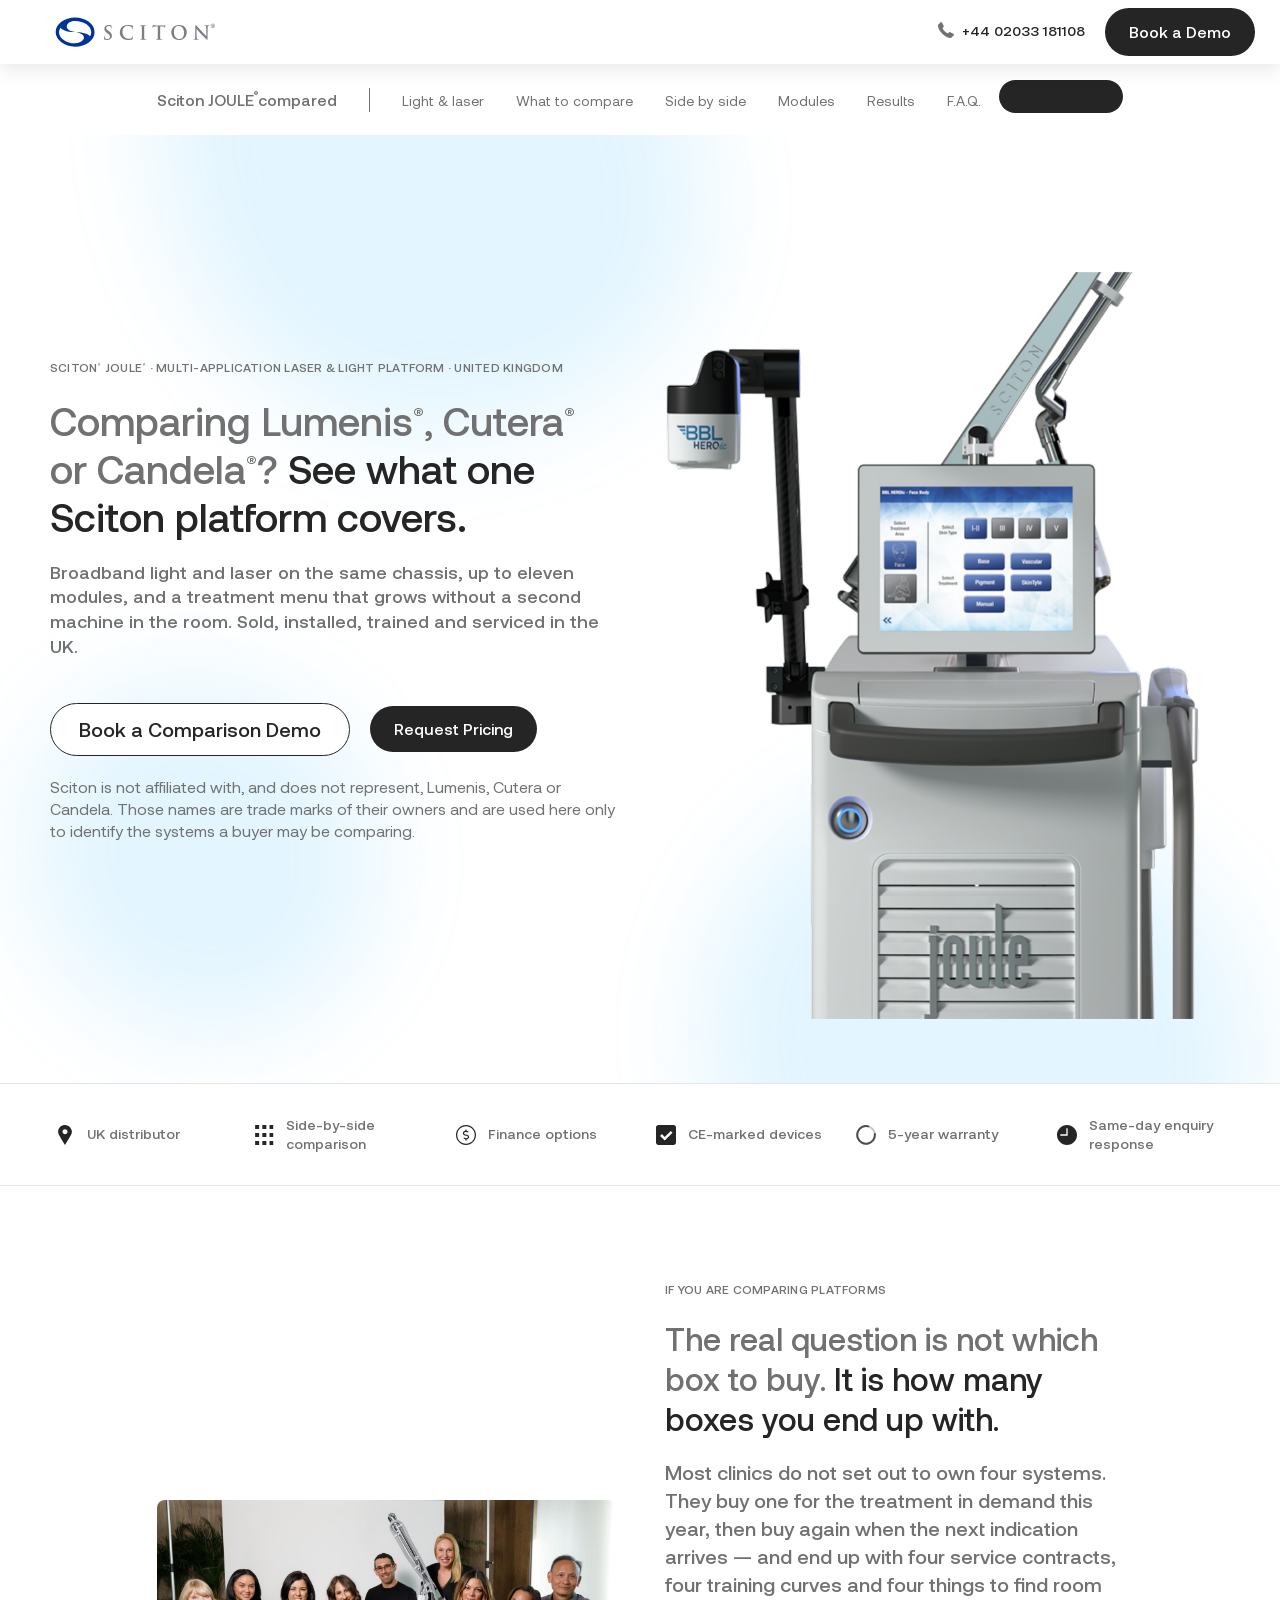
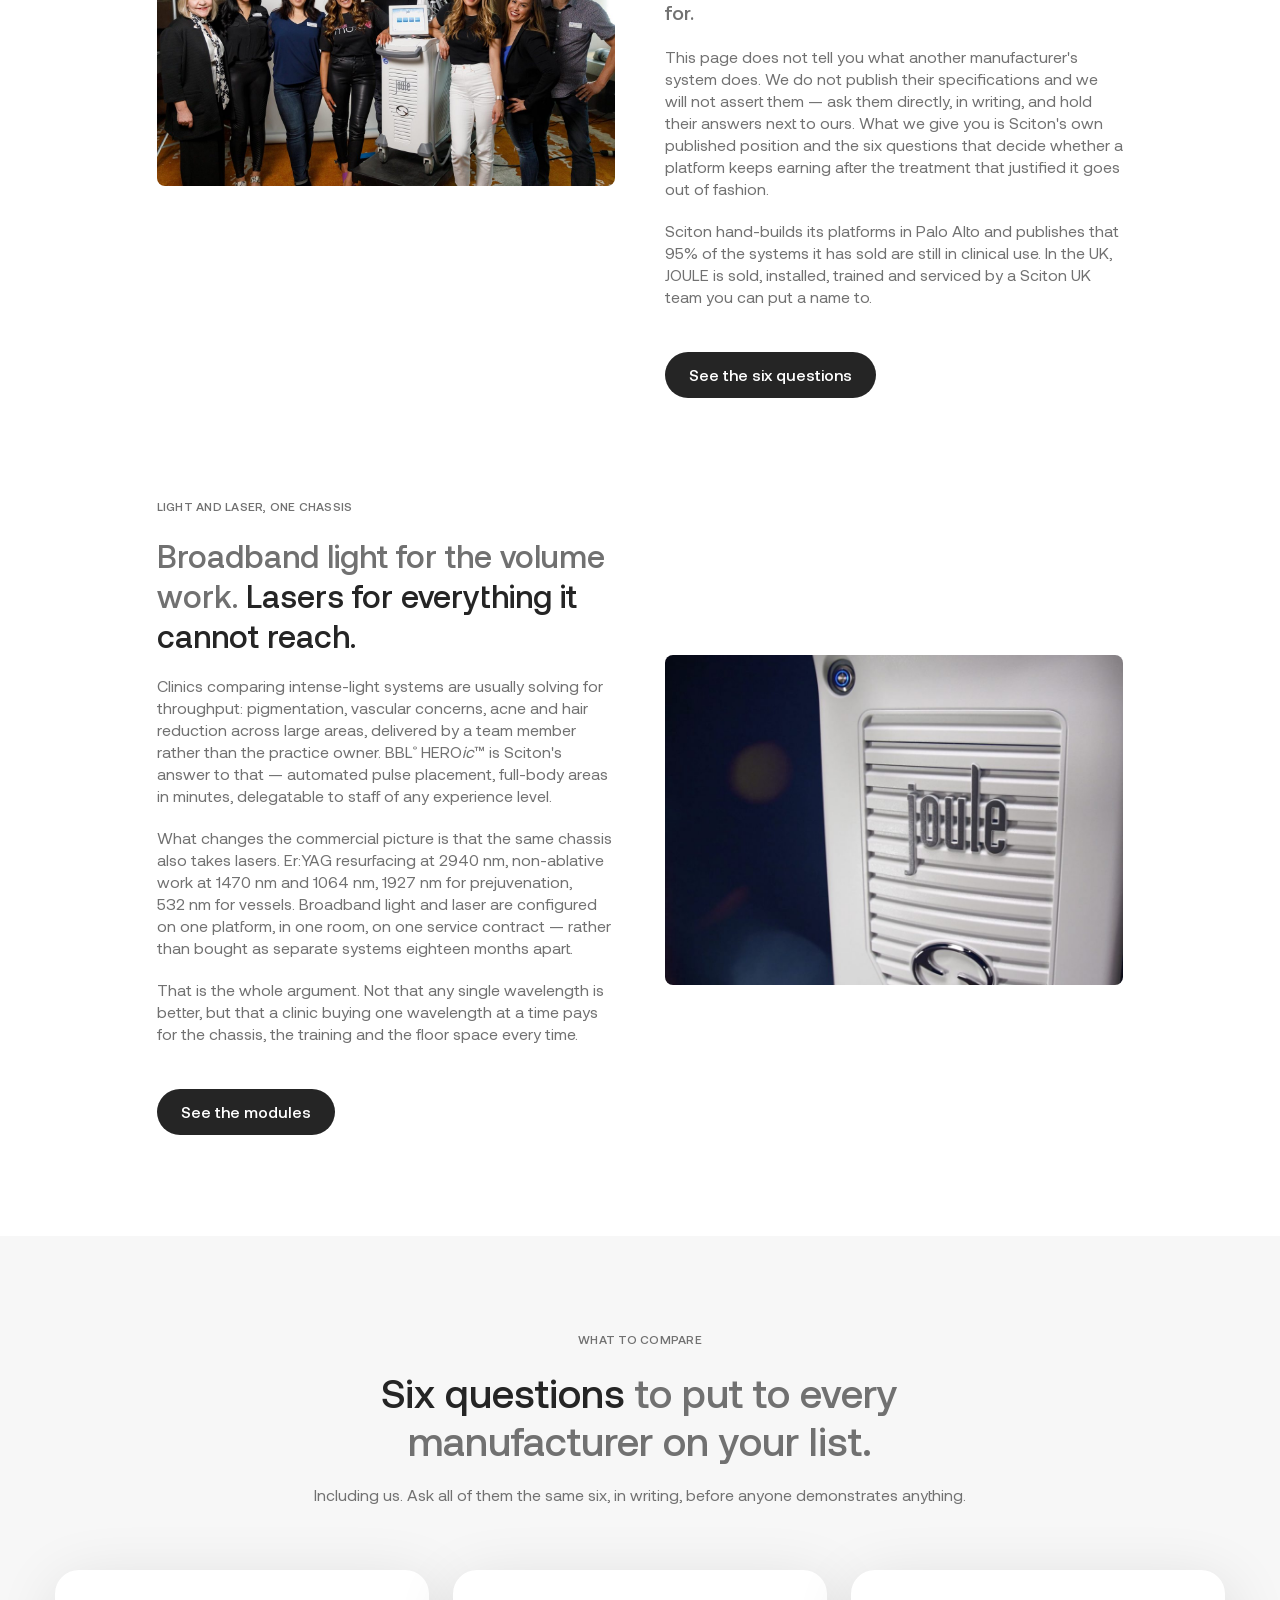
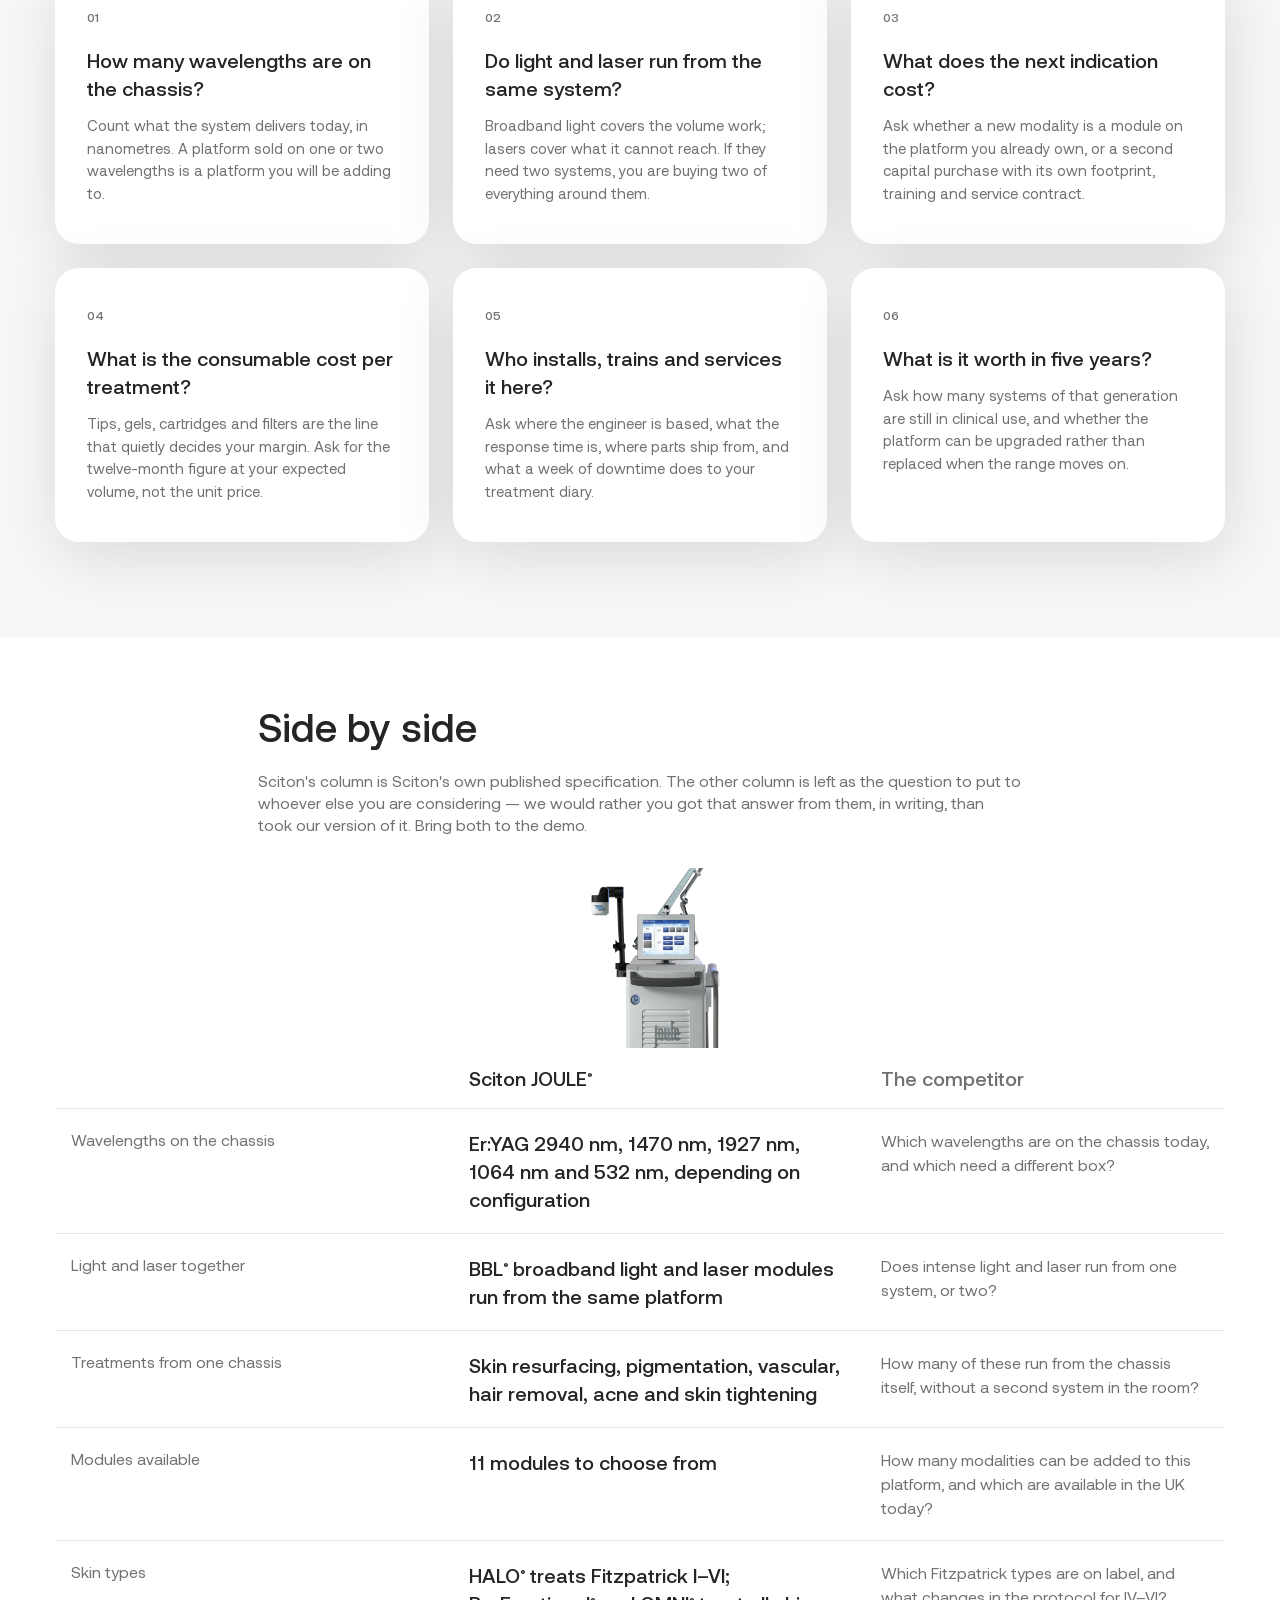
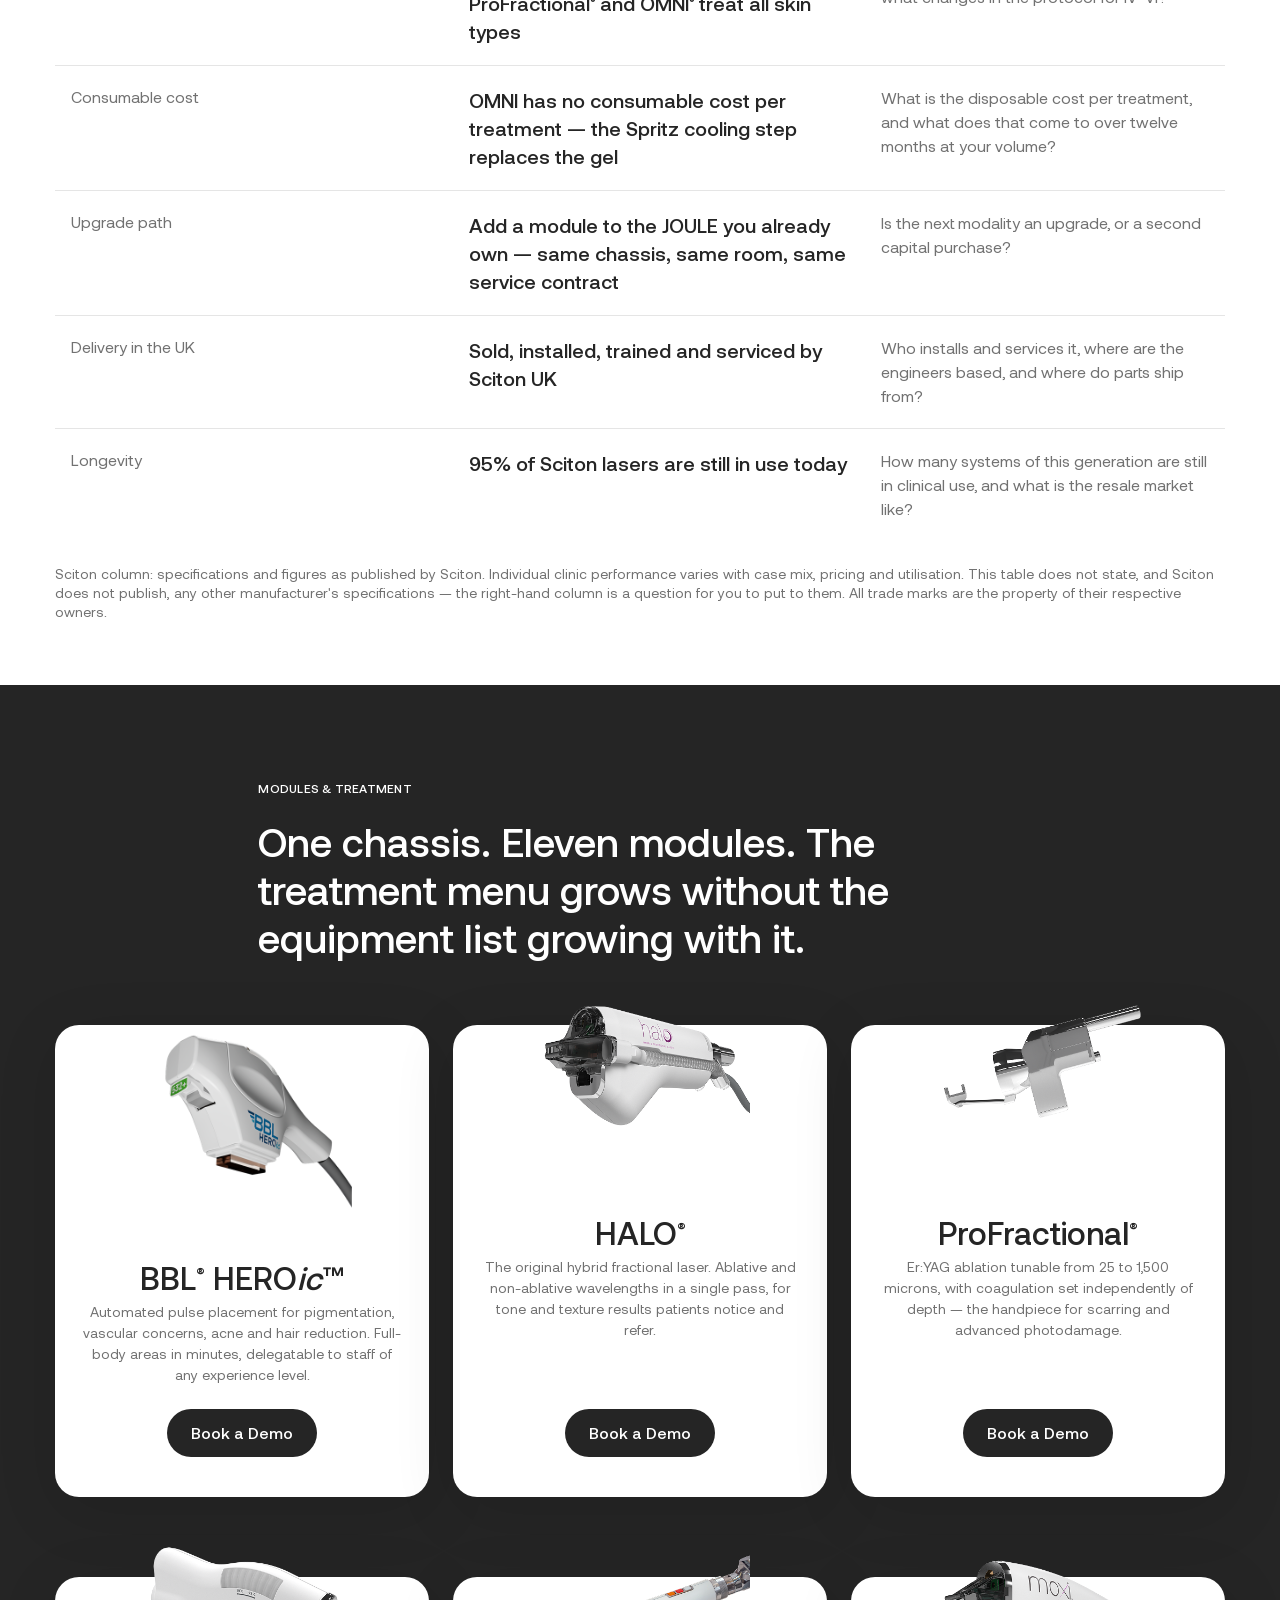
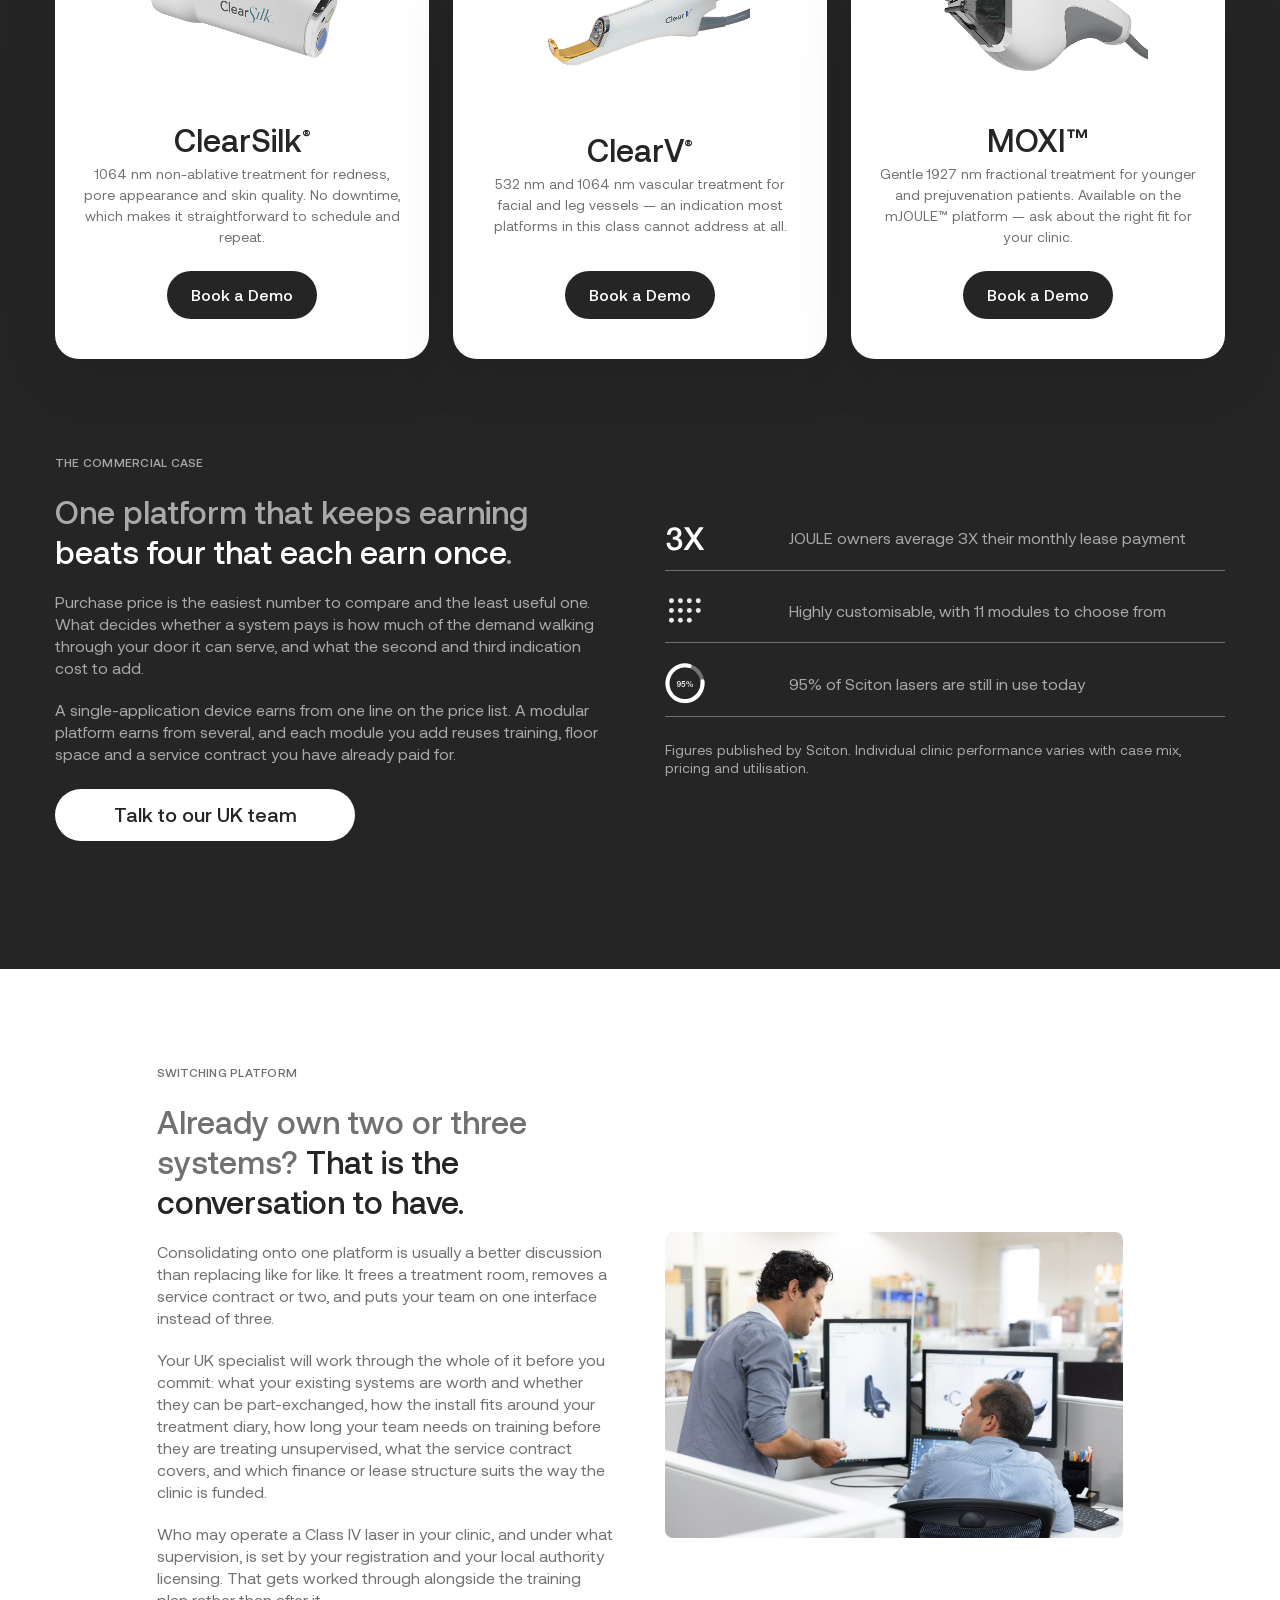
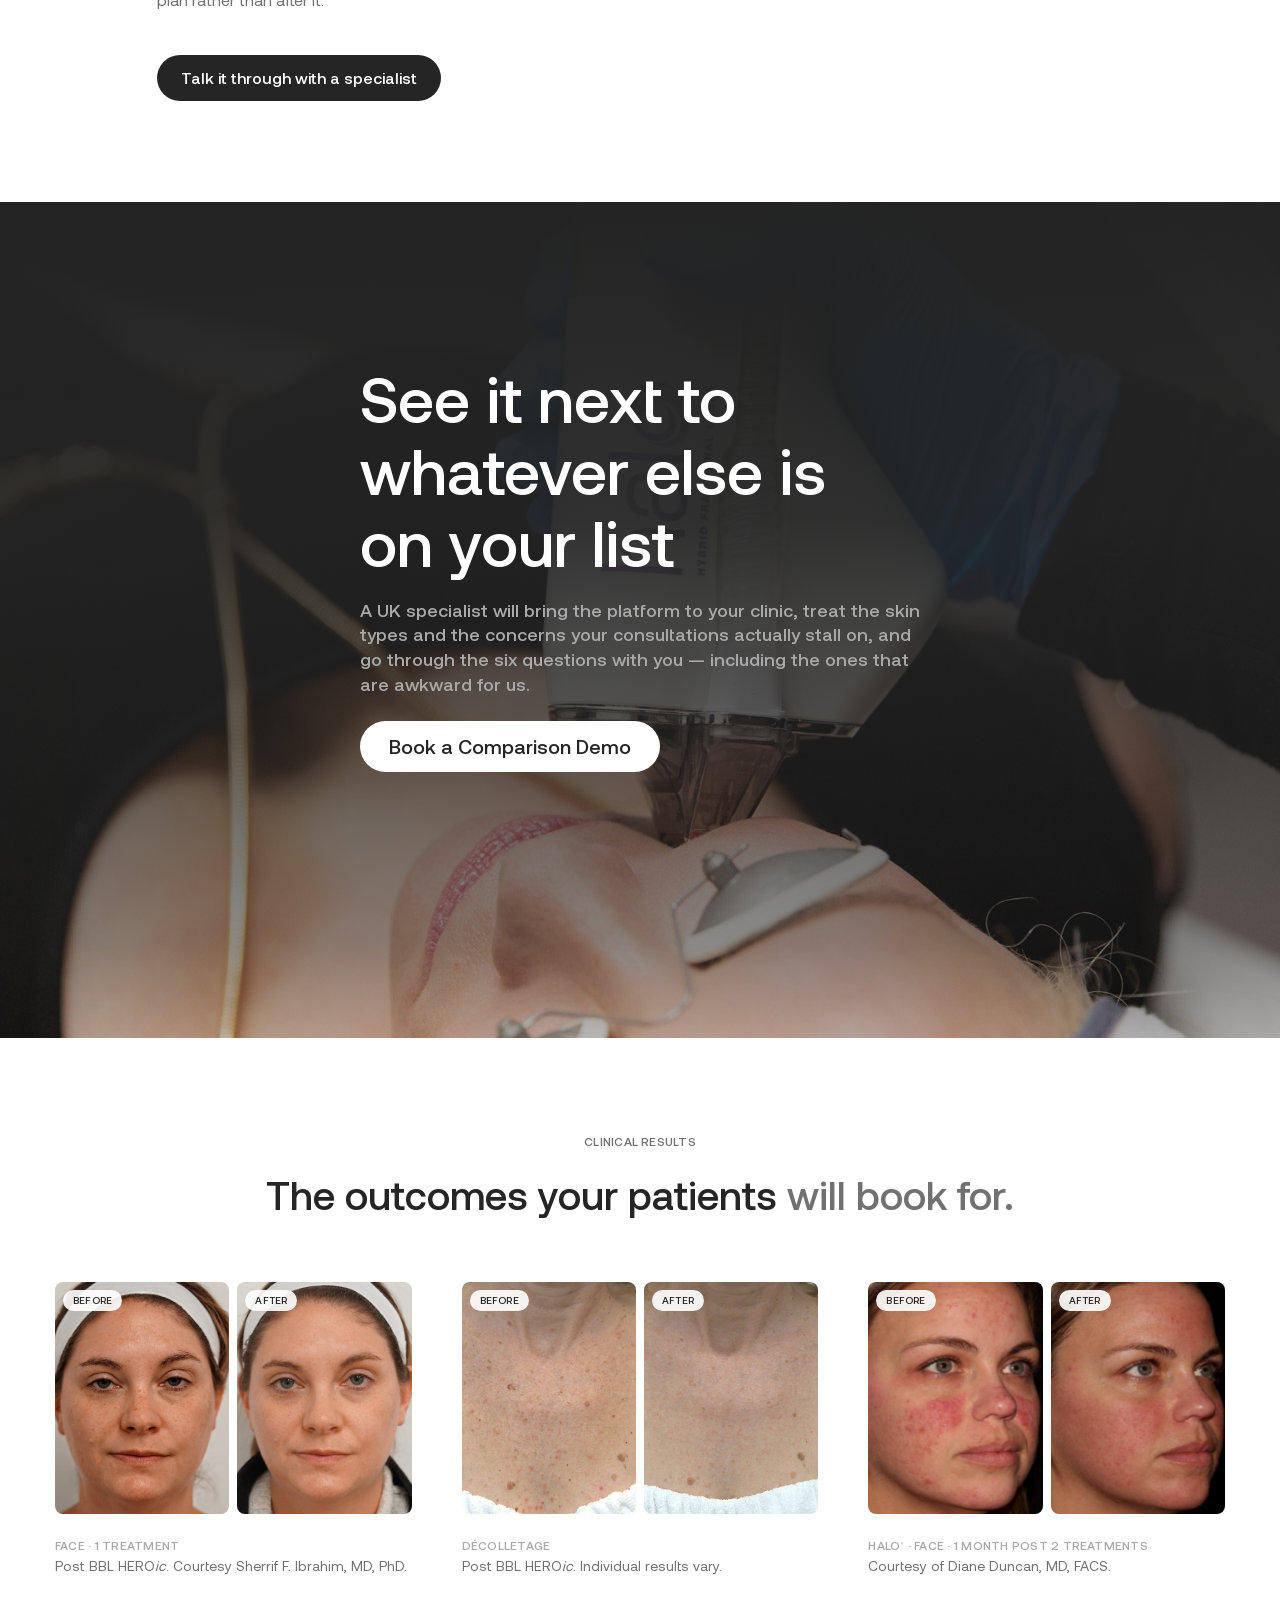
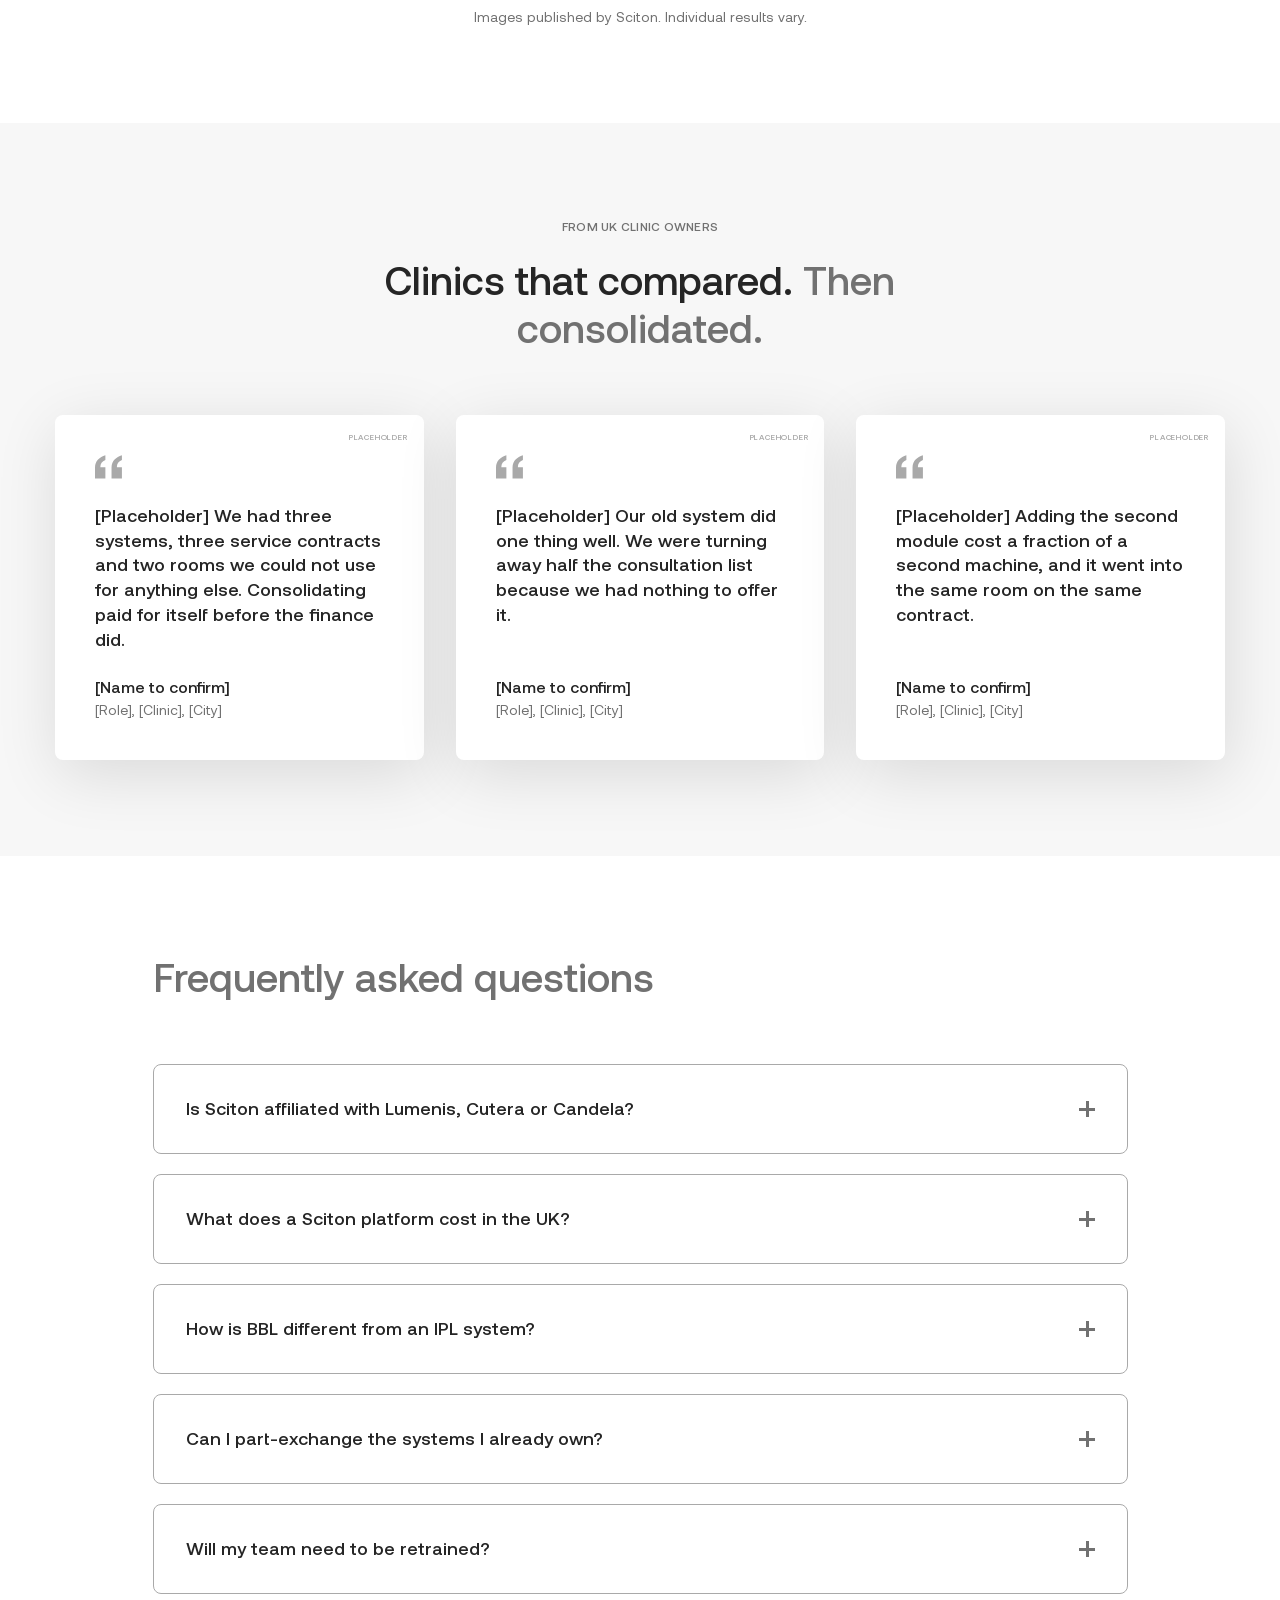
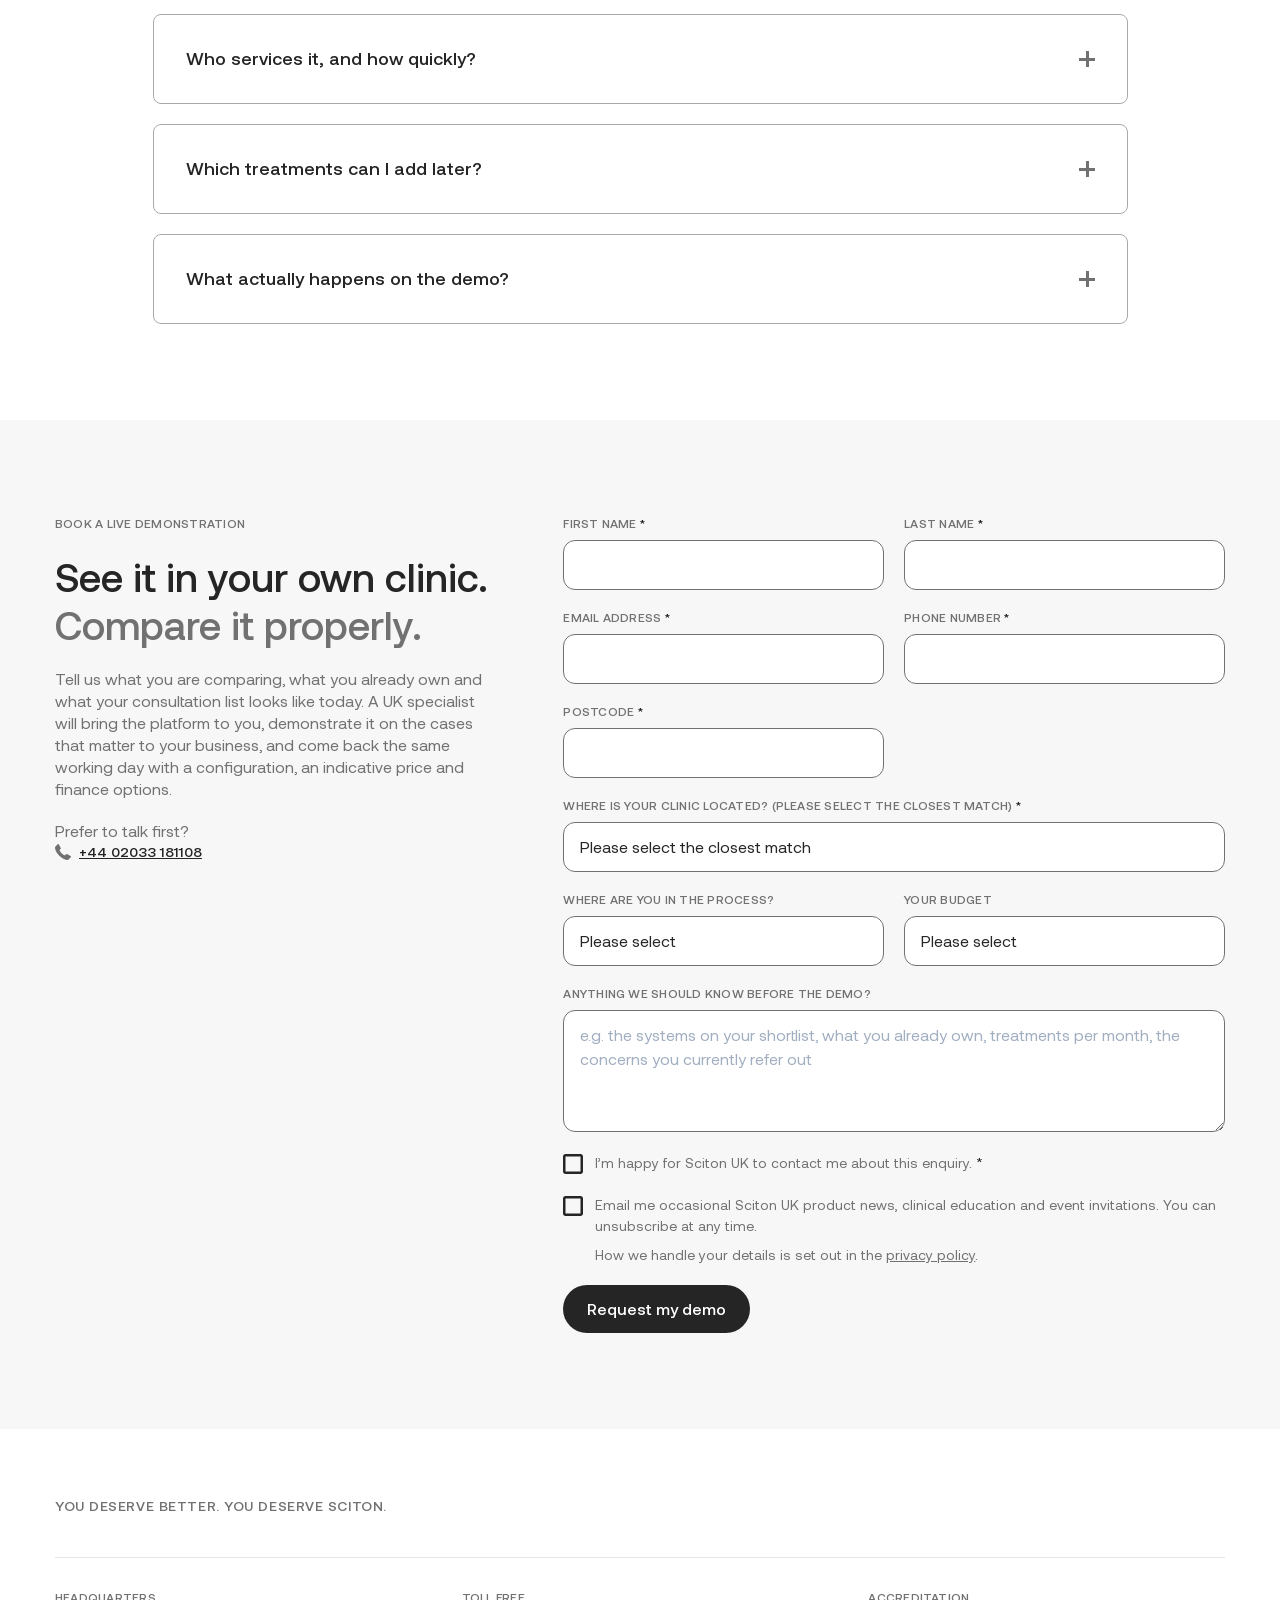
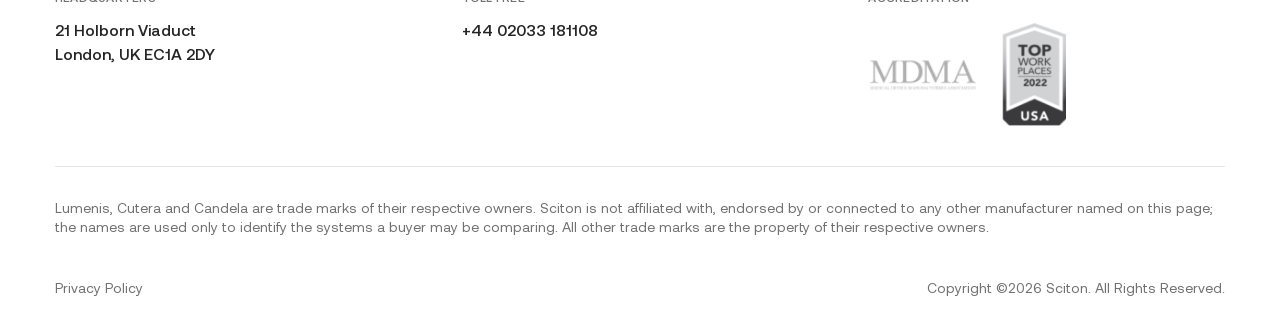
<file: Sciton Landing Pages/competitor-platforms/index.html>
<!doctype html>
<html lang="en-GB">
<head>
<!-- Google Tag Manager -->
<script>(function(w,d,s,l,i){w[l]=w[l]||[];w[l].push({'gtm.start':
new Date().getTime(),event:'gtm.js'});var f=d.getElementsByTagName(s)[0],
j=d.createElement(s),dl=l!='dataLayer'?'&l='+l:'';j.async=true;j.src=
'https://www.googletagmanager.com/gtm.js?id='+i+dl;f.parentNode.insertBefore(j,f);
})(window,document,'script','dataLayer','GTM-N37FXBXC');</script>
<!-- End Google Tag Manager -->
<meta charset="utf-8">
<meta name="viewport" content="width=device-width, initial-scale=1">
<title>Sciton JOULE&reg; Compared | Multi-Application Laser &amp; Light Platform UK | Demo</title>
<meta name="description" content="Comparing Lumenis, Cutera or Candela systems? See how the Sciton JOULE platform compares on wavelengths per chassis, broadband light and laser together, upgrade path and UK service. Six questions to ask any manufacturer, plus a side-by-side demo.">
<meta name="robots" content="noindex, nofollow">
<link rel="canonical" href="https://www.scitonlasers.uk/competitor-platforms">
<link rel="icon" href="../assets/img/sciton-logo.svg">

<link rel="preload" href="../assets/fonts/Aeonik-Regular.woff2" as="font" type="font/woff2" crossorigin>
<link rel="preload" href="../assets/fonts/Aeonik-Medium.woff2" as="font" type="font/woff2" crossorigin>
<link rel="stylesheet" href="../assets/css/sciton-theme.css">
<link rel="stylesheet" href="../assets/css/lp.css">
</head>
<body class="page-vs-platforms">
<!-- Google Tag Manager (noscript) -->
<noscript><iframe src="https://www.googletagmanager.com/ns.html?id=GTM-N37FXBXC"
height="0" width="0" style="display:none;visibility:hidden"></iframe></noscript>
<!-- End Google Tag Manager (noscript) -->

<!-- Icon sprite, inlined as on C1-C3 so the page has no extra request. -->
<svg aria-hidden="true" focusable="false" style="position:absolute;width:0;height:0;overflow:hidden" version="1.1" xmlns="http://www.w3.org/2000/svg" xmlns:xlink="http://www.w3.org/1999/xlink"><defs><symbol id="icon-sciton-mark" viewBox="0 0 32 32">
<title>sciton-mark</title>
<path d="M16.003 3.692c-8.825 0-16.003 5.255-16.003 11.726s7.181 11.74 16.003 11.74c8.822 0 15.997-5.255 15.997-11.729s-7.178-11.738-15.997-11.738zM2.759 15.433c0.012-1.288 0.401-2.546 1.12-3.62 3.154 3.872 11.819 3.476 11.819 3.476s-6.551-0.727-6.59-4.129c-0.028-2.55 2.61-4.243 5.601-4.633 0.28-0.039 0.56-0.066 0.815-0.091 0.16 0 0.319 0 0.479 0 7.301-0.006 13.247 4.030 13.247 8.997-0.008 1.185-0.339 2.345-0.958 3.36-3.299-3.642-11.645-3.266-11.645-3.266s6.553 0.722 6.59 4.121c0.031 2.556-2.61 4.243-5.601 4.638-0.541 0.069-1.064 0.119-1.56 0.147h-0.073c-7.298 0.003-13.244-4.035-13.244-8.999z"></path>
</symbol><symbol id="icon-progress" viewBox="0 0 32 32">
<title>progress</title>
<path fill="none" stroke="#c5c7c6" style="stroke: var(--color1, #c5c7c6)" stroke-linejoin="round" stroke-linecap="round" stroke-miterlimit="4" stroke-width="3.122" d="M16.001 1.79c1.86 0 3.701 0.366 5.419 1.078s3.279 1.755 4.594 3.070c1.315 1.315 2.358 2.876 3.070 4.594s1.078 3.56 1.078 5.419-0.366 3.701-1.078 5.419c-0.712 1.718-1.755 3.279-3.070 4.594s-2.876 2.358-4.594 3.070c-1.718 0.712-3.56 1.078-5.419 1.078s-3.701-0.366-5.419-1.078c-1.718-0.712-3.279-1.755-4.594-3.070s-2.358-2.876-3.070-4.594-1.078-3.559-1.078-5.419c0-1.86 0.366-3.701 1.078-5.419s1.755-3.279 3.070-4.594c1.315-1.315 2.876-2.358 4.594-3.070s3.559-1.078 5.419-1.078v0z"></path>
<path fill="none" stroke="#4d4d4d" style="stroke: var(--color2, #4d4d4d)" stroke-linejoin="round" stroke-linecap="round" stroke-miterlimit="4" stroke-width="3.122" d="M30.208 14.264c0.348 3.435-0.574 6.886-2.59 9.703s-4.989 4.805-8.356 5.59c-3.367 0.784-6.897 0.311-9.924-1.332s-5.341-4.34-6.506-7.584-1.101-6.811 0.18-10.027c1.281-3.216 3.692-5.859 6.776-7.432s6.666-1.843 10.004-0.981"></path>
</symbol><symbol id="icon-clock" viewBox="0 0 32 32">
      <title>clock</title>
      <path class="path1" d="M16 0c-8.837 0-16 7.163-16 16s7.163 16 16 16 16-7.163 16-16-7.163-16-16-16zM17.055 17.057l-11.747-0.020 0.004-2.11 9.633 0.016v-9.633h2.11v11.747z"></path>
    </symbol><symbol id="icon-location" viewBox="0 0 32 32">
      <title>location</title>
      <path class="path1" d="M26.501 7.964c-0.114-0.427-0.345-0.882-0.516-1.28-2.048-4.921-6.522-6.684-10.134-6.684-4.836 0-10.162 3.243-10.873 9.927v1.366c0 0.057 0.020 0.569 0.048 0.825 0.399 3.185 2.912 6.571 4.789 9.756 2.020 3.413 4.115 6.77 6.192 10.126 1.28-2.19 2.556-4.409 3.807-6.542 0.341-0.626 0.737-1.252 1.078-1.849 0.227-0.398 0.662-0.796 0.861-1.166 2.020-3.698 5.27-7.424 5.27-11.093v-1.507c0-0.398-0.493-1.792-0.521-1.877zM15.94 14.82c-1.422 0-2.978-0.711-3.746-2.674-0.114-0.312-0.105-0.939-0.105-0.996v-0.882c0-2.502 2.125-3.64 3.973-3.64 2.276 0 4.036 1.821 4.036 4.096s-1.883 4.096-4.158 4.096z"></path>
    </symbol><symbol id="icon-phone" viewBox="0 0 32 32">
      <title>phone</title>
      <path class="path1" d="M31.985 25.248c0.068 0.52-0.090 0.971-0.474 1.355l-4.506 4.471c-0.203 0.226-0.469 0.418-0.796 0.576s-0.649 0.26-0.965 0.305c-0.023 0-0.090 0.006-0.203 0.017s-0.26 0.017-0.44 0.017c-0.429 0-1.124-0.073-2.084-0.22s-2.134-0.508-3.523-1.084c-1.389-0.576-2.964-1.44-4.726-2.592s-3.636-2.733-5.623-4.743c-1.581-1.558-2.891-3.049-3.93-4.472s-1.874-2.738-2.507-3.947c-0.632-1.208-1.107-2.304-1.423-3.286s-0.531-1.829-0.644-2.541-0.158-1.27-0.136-1.677c0.023-0.407 0.034-0.632 0.034-0.678 0.045-0.316 0.147-0.638 0.305-0.965s0.35-0.593 0.576-0.796l4.506-4.506c0.316-0.316 0.678-0.474 1.084-0.474 0.294 0 0.553 0.085 0.779 0.254s0.418 0.378 0.576 0.627l3.625 6.877c0.203 0.361 0.26 0.757 0.169 1.186s-0.282 0.79-0.576 1.084l-1.66 1.66c-0.045 0.045-0.085 0.119-0.119 0.22s-0.051 0.186-0.051 0.254c0.090 0.474 0.294 1.016 0.61 1.626 0.271 0.542 0.689 1.203 1.253 1.982s1.366 1.677 2.405 2.693c1.016 1.039 1.92 1.846 2.71 2.422s1.451 0.999 1.982 1.27 0.937 0.435 1.22 0.491l0.423 0.085c0.045 0 0.119-0.017 0.22-0.051s0.175-0.073 0.22-0.119l1.931-1.965c0.407-0.361 0.881-0.542 1.423-0.542 0.384 0 0.689 0.068 0.915 0.203h0.034l6.538 3.862c0.474 0.294 0.757 0.666 0.847 1.118z"></path>
    </symbol><symbol id="icon-play" viewBox="0 0 32 32">
<title>play</title>
<path d="M2.667 0.001v32l26.667-16-26.667-16z"></path>
</symbol><symbol id="icon-chevron-down" viewBox="0 0 32 32">
<title>chevron-down</title>
<path d="M27.68 9.319c-0.426-0.426-1.117-0.426-1.543 0l-10.137 10.138-10.138-10.138c-0.426-0.426-1.117-0.426-1.543 0s-0.426 1.117 0 1.543l10.909 10.909c0.205 0.205 0.482 0.32 0.771 0.32s0.567-0.115 0.771-0.32l10.909-10.909c0.426-0.426 0.426-1.117 0-1.543z"></path>
</symbol><symbol id="icon-chevron-left" viewBox="0 0 32 32">
<title>chevron-left</title>
<path d="M11.634 16l10.138-10.138c0.426-0.426 0.426-1.117 0-1.543s-1.117-0.426-1.543 0l-10.909 10.909c-0.205 0.204-0.32 0.482-0.32 0.771s0.115 0.567 0.32 0.771l10.909 10.909c0.213 0.213 0.492 0.32 0.771 0.32s0.558-0.106 0.771-0.32c0.426-0.426 0.426-1.117 0-1.543l-10.138-10.137z"></path>
</symbol><symbol id="icon-chevron-right" viewBox="0 0 32 32">
<title>chevron-right</title>
<path d="M21.771 15.228l-10.909-10.909c-0.426-0.426-1.117-0.426-1.543 0s-0.426 1.117 0 1.543l10.138 10.137-10.138 10.138c-0.426 0.426-0.426 1.117 0 1.543 0.213 0.213 0.492 0.32 0.771 0.32s0.558-0.107 0.771-0.32l10.909-10.909c0.205-0.205 0.32-0.482 0.32-0.771s-0.115-0.567-0.32-0.771z"></path>
</symbol><symbol id="icon-chevron-up" viewBox="0 0 32 32">
<title>chevron-up</title>
<path d="M27.68 20.228l-10.909-10.909c-0.204-0.205-0.482-0.319-0.771-0.319s-0.567 0.115-0.771 0.32l-10.909 10.909c-0.426 0.426-0.426 1.117 0 1.543s1.117 0.426 1.543 0l10.137-10.138 10.138 10.138c0.213 0.213 0.492 0.32 0.771 0.32s0.558-0.107 0.771-0.32c0.426-0.426 0.426-1.117-0-1.543z"></path>
</symbol><symbol id="icon-facebook" viewBox="0 0 19 32">
      <title>facebook</title>
      <path class="path1" d="M17.125 0.214v4.714h-2.804q-1.536 0-2.071 0.643t-0.536 1.929v3.375h5.232l-0.696 5.286h-4.536v13.554h-5.464v-13.554h-4.554v-5.286h4.554v-3.893q0-3.321 1.857-5.152t4.946-1.83q2.625 0 4.071 0.214z"></path>
    </symbol><symbol id="icon-vimeo" viewBox="0 0 32 32">
<title>vimeo</title>
<path d="M31.988 8.563c-0.144 3.113-2.319 7.381-6.525 12.794-4.35 5.65-8.031 8.481-11.044 8.481-1.863 0-3.444-1.719-4.731-5.163-0.863-3.156-1.719-6.313-2.581-9.469-0.956-3.444-1.981-5.162-3.081-5.162-0.237 0-1.075 0.506-2.513 1.506l-1.506-1.938c1.581-1.387 3.138-2.775 4.669-4.162 2.106-1.819 3.688-2.775 4.744-2.875 2.487-0.237 4.025 1.463 4.6 5.106 0.619 3.931 1.050 6.375 1.294 7.331 0.719 3.263 1.506 4.894 2.369 4.894 0.669 0 1.675-1.056 3.019-3.175 1.337-2.113 2.056-3.725 2.156-4.831 0.194-1.825-0.525-2.744-2.156-2.744-0.769 0-1.556 0.175-2.369 0.525 1.575-5.15 4.575-7.65 9.012-7.506 3.281 0.087 4.831 2.219 4.644 6.388z"></path>
</symbol><symbol id="icon-instagram" viewBox="0 0 27 32">
      <title>instagram</title>
      <path class="path1" d="M18.286 16q0-1.893-1.339-3.232t-3.232-1.339-3.232 1.339-1.339 3.232 1.339 3.232 3.232 1.339 3.232-1.339 1.339-3.232zM20.75 16q0 2.929-2.054 4.982t-4.982 2.054-4.982-2.054-2.054-4.982 2.054-4.982 4.982-2.054 4.982 2.054 2.054 4.982zM22.679 8.679q0 0.679-0.482 1.161t-1.161 0.482-1.161-0.482-0.482-1.161 0.482-1.161 1.161-0.482 1.161 0.482 0.482 1.161zM13.714 4.75q-0.125 0-1.366-0.009t-1.884 0-1.723 0.054-1.839 0.179-1.277 0.33q-0.893 0.357-1.571 1.036t-1.036 1.571q-0.196 0.518-0.33 1.277t-0.179 1.839-0.054 1.723 0 1.884 0.009 1.366-0.009 1.366 0 1.884 0.054 1.723 0.179 1.839 0.33 1.277q0.357 0.893 1.036 1.571t1.571 1.036q0.518 0.196 1.277 0.33t1.839 0.179 1.723 0.054 1.884 0 1.366-0.009 1.366 0.009 1.884 0 1.723-0.054 1.839-0.179 1.277-0.33q0.893-0.357 1.571-1.036t1.036-1.571q0.196-0.518 0.33-1.277t0.179-1.839 0.054-1.723 0-1.884-0.009-1.366 0.009-1.366 0-1.884-0.054-1.723-0.179-1.839-0.33-1.277q-0.357-0.893-1.036-1.571t-1.571-1.036q-0.518-0.196-1.277-0.33t-1.839-0.179-1.723-0.054-1.884 0-1.366 0.009zM27.429 16q0 4.089-0.089 5.661-0.179 3.714-2.214 5.75t-5.75 2.214q-1.571 0.089-5.661 0.089t-5.661-0.089q-3.714-0.179-5.75-2.214t-2.214-5.75q-0.089-1.571-0.089-5.661t0.089-5.661q0.179-3.714 2.214-5.75t5.75-2.214q1.571-0.089 5.661-0.089t5.661 0.089q3.714 0.179 5.75 2.214t2.214 5.75q0.089 1.571 0.089 5.661z"></path>
    </symbol><symbol id="icon-youtube" viewBox="0 0 32 32">
    <title>youtube</title>
    <path d="M28.091 13.733l-21.294-13.417c-0.63-0.375-1.411-0.312-2.002-0.312-2.361 0-2.351 1.823-2.351 2.285v27.422c0 0.39-0.010 2.285 2.351 2.285 0.59 0 1.372 0.062 2.002-0.312l21.294-13.416c1.748-1.040 1.446-2.267 1.446-2.267s0.302-1.227-1.446-2.267z"></path>
    </symbol><symbol id="icon-linkedin" viewBox="0 0 32 32">
    <title>linkedin</title>
    <path d="M12 12h5.535v2.837h0.079c0.77-1.381 2.655-2.837 5.464-2.837 5.842 0 6.922 3.637 6.922 8.367v9.633h-5.769v-8.54c0-2.037-0.042-4.657-3.001-4.657-3.005 0-3.463 2.218-3.463 4.509v8.688h-5.767v-18z"></path>
    <path d="M2 12h6v18h-6v-18z"></path>
    <path d="M8 7c0 1.657-1.343 3-3 3s-3-1.343-3-3c0-1.657 1.343-3 3-3s3 1.343 3 3z"></path>
    </symbol><symbol id="icon-checkbox" viewBox="0 0 32 32">
      <title>checkbox</title>
      <path d="M28 0h-24c-2.2 0-4 1.8-4 4v24c0 2.2 1.8 4 4 4h24c2.2 0 4-1.8 4-4v-24c0-2.2-1.8-4-4-4zM28 28h-24v-24h24v24z"></path>
    </symbol><symbol id="icon-checkbox-checked" viewBox="0 0 32 32">
      <title>checkbox-checked</title>
      <path d="M28 0h-24c-2.2 0-4 1.8-4 4v24c0 2.2 1.8 4 4 4h24c2.2 0 4-1.8 4-4v-24c0-2.2-1.8-4-4-4zM14 24.828l-7.414-7.414 2.828-2.828 4.586 4.586 9.586-9.586 2.828 2.828-12.414 12.414z"></path>
    </symbol><symbol id="icon-left-arrow" viewBox="0 0 46 32">
<title>left-arrow</title>
<path d="M15.111 1.043c0.628-0.628 1.618-0.628 2.246 0 0.607 0.607 0.607 1.618 0 2.223l-11.388 11.388h37.579c0.876 0 1.595 0.696 1.595 1.572s-0.719 1.595-1.595 1.595h-37.579l11.388 11.367c0.607 0.629 0.607 1.64 0 2.246-0.628 0.628-1.618 0.628-2.246 0l-14.084-14.084c-0.607-0.607-0.607-1.618 0-2.223l14.084-14.084z"></path>
</symbol><symbol id="icon-right-arrow" viewBox="0 0 48 32">
<title>right-arrow</title>
<path d="M31.514 1.458c-0.59-0.611-1.573-0.611-2.184 0-0.59 0.59-0.59 1.573 0 2.162l11.074 11.073h-36.541c-0.852 0.001-1.529 0.678-1.529 1.53s0.677 1.551 1.529 1.551h36.541l-11.074 11.053c-0.59 0.611-0.59 1.595 0 2.184 0.611 0.611 1.595 0.611 2.184 0l13.695-13.695c0.611-0.59 0.611-1.573 0-2.162l-13.695-13.696z"></path>
</symbol><symbol id="icon-down-arrow" viewBox="0 0 22 32">
<title>down-arrow</title>
<path d="M21.67 21.41c0.44-0.425 0.44-1.132 0-1.572-0.425-0.425-1.132-0.425-1.556 0l-7.973 7.973v-26.309c-0.001-0.613-0.488-1.101-1.102-1.101s-1.117 0.487-1.117 1.101v26.309l-7.958-7.973c-0.44-0.425-1.148-0.425-1.572 0-0.44 0.44-0.44 1.148 0 1.572l9.86 9.86c0.425 0.44 1.132 0.44 1.557 0l9.861-9.86z"></path>
</symbol><symbol id="icon-quotes" viewBox="0 0 37 32">
<title>quotes</title>
<path d="M36.379 6.512c-2.246 0.823-3.967 2.096-5.165 3.818-1.123 1.722-1.684 3.78-1.684 6.175h6.849v15.158h-14.035v-15.158c0-2.096 0.374-4.042 1.123-5.839s1.759-3.368 3.032-4.716c1.273-1.422 2.732-2.62 4.379-3.593 1.722-0.973 3.556-1.759 5.502-2.358v6.512zM14.035 6.512c-2.246 0.823-3.967 2.096-5.165 3.818-1.123 1.722-1.684 3.78-1.684 6.175h6.849v15.158h-14.035v-15.158c0-2.096 0.374-4.042 1.123-5.839s1.759-3.368 3.032-4.716c1.273-1.422 2.732-2.62 4.379-3.593 1.722-0.973 3.556-1.759 5.502-2.358v6.512z"></path>
</symbol><symbol id="icon-quotations" viewBox="0 0 32 32">
    <path fill="#a9a9a9" style="fill: var(--color1, #a9a9a9)" opacity="0.2" d="M32 7.994c-1.975 0.707-3.49 1.8-4.543 3.279-0.988 1.479-1.482 3.247-1.482 5.305h6.025v13.021h-12.346v-13.021c0-1.8 0.329-3.472 0.988-5.016s1.547-2.894 2.667-4.051c1.119-1.222 2.403-2.251 3.852-3.087 1.514-0.836 3.128-1.511 4.84-2.026v5.594zM12.346 7.994c-1.975 0.707-3.49 1.8-4.543 3.279-0.988 1.479-1.481 3.247-1.481 5.305h6.025v13.021h-12.346v-13.021c0-1.8 0.329-3.472 0.988-5.016s1.547-2.894 2.667-4.051c1.119-1.222 2.403-2.251 3.852-3.087 1.514-0.836 3.128-1.511 4.84-2.026v5.594z"></path>
    </symbol><symbol id="icon-plus" viewBox="0 0 32 32">
<title>plus</title>
<path d="M0 14h32v6h-32v-6z"></path>
<path d="M12 32v-32h6v32h-6z"></path>
</symbol><symbol id="icon-minus" viewBox="0 0 32 32">
<title>minus</title>
<path d="M0 19.2v-6.4h32v6.4h-32z"></path>
</symbol><symbol id="icon-send" viewBox="0 0 24 24">
      <title>send</title>
      <path d="M2.016 21v-6.984l15-2.016-15-2.016v-6.984l21 9z"></path>
    </symbol><symbol id="icon-calendar" viewBox="0 0 32 32">
<title>calendar</title>
<path d="M0.936 24.438h24.501c0.22 0 0.432-0.077 0.601-0.217 0.235-0.197 5.604-4.815 5.931-14.784h-26.314c-0.326 9.049-5.27 13.302-5.321 13.344-0.301 0.255-0.412 0.67-0.277 1.040s0.485 0.616 0.879 0.616z"></path>
<path d="M31.062 3.812h-4.688v-0.938c0-0.525-0.413-0.938-0.938-0.938s-0.938 0.413-0.938 0.938v0.938h-4.75v-0.938c0-0.525-0.413-0.938-0.938-0.938s-0.938 0.413-0.938 0.938v0.938h-4.688v-0.938c0-0.525-0.413-0.938-0.938-0.938s-0.938 0.413-0.938 0.938v0.938h-4.688c-0.525 0-0.938 0.413-0.938 0.938v2.813h26.314v-2.813c0-0.525-0.413-0.938-0.938-0.938z"></path>
<path d="M27.242 25.658c-0.509 0.424-1.148 0.655-1.805 0.655h-19.751v2.813c0 0.518 0.419 0.938 0.938 0.938h24.439c0.518 0 0.938-0.419 0.938-0.938v-10.51c-1.808 4.435-4.33 6.684-4.758 7.042z"></path>
</symbol><symbol id="icon-dollar-circle" viewBox="0 0 32 32">
<title>dollar-circle</title>
<path d="M16 0c-8.822 0-16 7.178-16 16s7.178 16 16 16 16-7.178 16-16-7.178-16-16-16zM16 30c-7.72 0-14-6.28-14-14s6.28-14 14-14 14 6.28 14 14-6.28 14-14 14z"></path>
<path d="M16 15c-1.626 0-3-0.916-3-2s1.374-2 3-2c0.92 0 1.772 0.288 2.336 0.788 0.412 0.366 1.042 0.332 1.412-0.084 0.368-0.412 0.33-1.044-0.084-1.412-0.7-0.622-1.64-1.042-2.664-1.208v-1.084c0-0.552-0.448-1-1-1s-1 0.448-1 1v1.080c-2.28 0.372-4 1.988-4 3.92 0 2.206 2.244 4 5 4 1.626 0 3 0.916 3 2s-1.374 2-3 2c-0.92 0-1.772-0.288-2.336-0.788-0.412-0.368-1.044-0.332-1.412 0.084-0.368 0.412-0.33 1.044 0.084 1.412 0.7 0.624 1.64 1.042 2.664 1.21v1.082c0 0.552 0.448 1 1 1s1-0.448 1-1v-1.080c2.28-0.372 4-1.988 4-3.92 0-2.206-2.244-4-5-4z"></path>
</symbol><symbol id="icon-wave" viewBox="0 0 32 32">
<title>wave</title>
<path d="M30.039 17.309c0.591-0.59 0.917-1.375 0.918-2.21s-0.325-1.621-0.915-2.212c-0.301-0.301-0.649-0.527-1.021-0.679l1.283-1.278c0.593-0.59 0.92-1.375 0.921-2.211s-0.324-1.622-0.915-2.214l-0.033-0.033c-0.456-0.456-1.020-0.742-1.611-0.856 0.036-0.19 0.055-0.385 0.055-0.582 0.001-0.836-0.324-1.622-0.915-2.213l-0.041-0.041c-0.59-0.59-1.375-0.915-2.21-0.915-0.564 0-1.104 0.149-1.578 0.427-0.154-0.418-0.398-0.8-0.721-1.124l-0.027-0.027c-1.218-1.218-3.201-1.218-4.42 0l-8.351 8.352 1.037-4.284c0.41-1.693-0.515-3.419-2.151-4.015-0.921-0.336-1.943-0.259-2.803 0.209s-1.48 1.285-1.698 2.241l-0.142 0.623c-0.68 2.98-1.805 5.975-3.343 8.902-1.152 2.193-1.591 4.757-1.236 7.22 0.368 2.549 1.527 4.861 3.353 6.687 2.241 2.241 5.22 3.475 8.389 3.475h0.008c3.172-0.002 6.153-1.24 8.393-3.486l2.391-2.397 7.384-7.357zM18.905 25.707c-1.878 1.883-4.376 2.92-7.035 2.922h-0.007c-2.656 0-5.153-1.034-7.032-2.913-1.53-1.53-2.502-3.468-2.81-5.603-0.298-2.066 0.070-4.216 1.035-6.053 1.615-3.073 2.798-6.225 3.515-9.367l0.142-0.623c0.097-0.425 0.361-0.773 0.744-0.981s0.819-0.241 1.228-0.092c0.717 0.261 1.122 1.017 0.942 1.758l-1.842 7.606c-0.218 0.784 0.792 1.657 1.612 0.905l10.768-10.768c0.47-0.47 1.234-0.47 1.703-0.001l0.027 0.027c0.227 0.228 0.353 0.53 0.353 0.852s-0.125 0.624-0.353 0.852c-1.753 1.753-4.897 4.896-6.617 6.617-0.375 0.375-0.375 0.983 0 1.358s0.983 0.375 1.358 0c1.063-1.063 7.17-7.17 8.065-8.065 0.227-0.228 0.53-0.353 0.852-0.353s0.624 0.125 0.852 0.353l0.041 0.041c0.228 0.228 0.353 0.531 0.353 0.853s-0.126 0.625-0.355 0.853c-2.408 2.398-5.701 5.677-8.084 8.052-0.376 0.374-0.377 0.982-0.003 1.358 0.188 0.188 0.434 0.283 0.68 0.283 0.245 0 0.49-0.093 0.678-0.28 1.602-1.596 5.968-5.944 7.501-7.469 0.47-0.467 1.233-0.466 1.702 0.002l0.033 0.033c0.228 0.228 0.353 0.531 0.353 0.853s-0.126 0.625-0.355 0.853c-2.335 2.326-6.034 6.010-8.35 8.318-0.376 0.374-0.377 0.982-0.003 1.358 0.188 0.188 0.434 0.282 0.68 0.282 0.245 0 0.49-0.093 0.678-0.28l5.029-5.006c0.47-0.465 1.232-0.463 1.699 0.004 0.228 0.228 0.353 0.53 0.353 0.853s-0.126 0.625-0.353 0.852l-7.385 7.359-2.393 2.399z"></path>
<path d="M28.881 23.974c0.209-0.488-0.017-1.052-0.505-1.261s-1.052 0.017-1.261 0.505c-0.322 0.753-0.782 1.43-1.366 2.015-0.714 0.714-1.558 1.237-2.509 1.554-0.503 0.168-0.775 0.712-0.607 1.215 0.134 0.402 0.509 0.657 0.911 0.657 0.101 0 0.203-0.016 0.304-0.049 1.235-0.412 2.332-1.091 3.259-2.018 0.758-0.759 1.355-1.639 1.774-2.617z"></path>
<path d="M31.418 24.504c-0.488-0.209-1.052 0.017-1.261 0.504-0.449 1.047-1.088 1.99-1.902 2.803-0.946 0.946-2.058 1.652-3.306 2.1-0.499 0.179-0.759 0.729-0.58 1.228 0.141 0.392 0.51 0.636 0.904 0.636 0.108 0 0.217-0.018 0.324-0.057 1.517-0.544 2.868-1.402 4.016-2.549 0.987-0.986 1.763-2.132 2.309-3.404 0.209-0.487-0.017-1.052-0.504-1.261z"></path>
</symbol><symbol id="icon-arrow-top-right" viewBox="0 0 32 32">
<title>arrow-top-right</title>
<path d="M4.768 26.779c0.312 0.312 0.819 0.312 1.131 0l21.213-21.213c0.312-0.312 0.312-0.819 0-1.131s-0.819-0.312-1.131 0l-21.213 21.213c-0.312 0.313-0.312 0.819 0 1.131z"></path>
<path d="M26.547 25.8c0.442 0 0.8-0.358 0.8-0.8v-20c0-0.442-0.358-0.8-0.8-0.8h-20c-0.442 0-0.8 0.358-0.8 0.8s0.358 0.8 0.8 0.8h19.2v19.2c0 0.442 0.358 0.8 0.8 0.8z"></path>
</symbol><symbol id="icon-diagonal-arrow-up" viewBox="0 0 32 32">
    <path d="M0.312 31.688c0.417 0.416 1.092 0.416 1.508 0l29.867-29.867c0.416-0.417 0.416-1.092 0-1.508s-1.092-0.417-1.509 0l-29.867 29.867c-0.417 0.417-0.417 1.092 0 1.509z"></path>
    <path d="M30.933 32c0.589 0 1.067-0.478 1.067-1.067v-29.867c0-0.589-0.478-1.067-1.067-1.067h-29.867c-0.589 0-1.067 0.478-1.067 1.067s0.478 1.067 1.067 1.067h28.8v28.8c0 0.589 0.478 1.067 1.067 1.067z"></path>
    </symbol><symbol id="icon-display-grid" viewBox="0 0 29 32">
<title>display-grid</title>
<path d="M0 0h6.4v6.4h-6.4v-6.4z"></path>
<path d="M11.52 0h6.4v6.4h-6.4v-6.4z"></path>
<path d="M23.040 0h6.4v6.4h-6.4v-6.4z"></path>
<path d="M0 12.8h6.4v6.4h-6.4v-6.4z"></path>
<path d="M11.52 12.8h6.4v6.4h-6.4v-6.4z"></path>
<path d="M23.040 12.8h6.4v6.4h-6.4v-6.4z"></path>
<path d="M0 25.6h6.4v6.4h-6.4v-6.4z"></path>
<path d="M11.52 25.6h6.4v6.4h-6.4v-6.4z"></path>
<path d="M23.040 25.6h6.4v6.4h-6.4v-6.4z"></path>
</symbol><symbol id="icon-partial-grid" viewBox="0 0 41 32">
<title>partial-grid</title>
<path d="M3.2 0c1.767 0 3.2 1.433 3.2 3.2s-1.433 3.2-3.2 3.2c-1.767 0-3.2-1.433-3.2-3.2s1.433-3.2 3.2-3.2z"></path>
<path d="M14.72 0c1.767 0 3.2 1.433 3.2 3.2s-1.433 3.2-3.2 3.2c-1.767 0-3.2-1.433-3.2-3.2s1.433-3.2 3.2-3.2z"></path>
<path d="M26.24 0c1.767 0 3.2 1.433 3.2 3.2s-1.433 3.2-3.2 3.2c-1.767 0-3.2-1.433-3.2-3.2s1.433-3.2 3.2-3.2z"></path>
<path d="M37.76 0c1.767 0 3.2 1.433 3.2 3.2s-1.433 3.2-3.2 3.2c-1.767 0-3.2-1.433-3.2-3.2s1.433-3.2 3.2-3.2z"></path>
<path d="M3.2 12.8c1.767 0 3.2 1.433 3.2 3.2s-1.433 3.2-3.2 3.2c-1.767 0-3.2-1.433-3.2-3.2s1.433-3.2 3.2-3.2z"></path>
<path d="M14.72 12.8c1.767 0 3.2 1.433 3.2 3.2s-1.433 3.2-3.2 3.2c-1.767 0-3.2-1.433-3.2-3.2s1.433-3.2 3.2-3.2z"></path>
<path d="M26.24 12.8c1.767 0 3.2 1.433 3.2 3.2s-1.433 3.2-3.2 3.2c-1.767 0-3.2-1.433-3.2-3.2s1.433-3.2 3.2-3.2z"></path>
<path d="M37.76 12.8c1.767 0 3.2 1.433 3.2 3.2s-1.433 3.2-3.2 3.2c-1.767 0-3.2-1.433-3.2-3.2s1.433-3.2 3.2-3.2z"></path>
<path d="M3.2 25.6c1.767 0 3.2 1.433 3.2 3.2s-1.433 3.2-3.2 3.2c-1.767 0-3.2-1.433-3.2-3.2s1.433-3.2 3.2-3.2z"></path>
<path d="M14.72 25.6c1.767 0 3.2 1.433 3.2 3.2s-1.433 3.2-3.2 3.2c-1.767 0-3.2-1.433-3.2-3.2s1.433-3.2 3.2-3.2z"></path>
<path d="M26.24 25.6c1.767 0 3.2 1.433 3.2 3.2s-1.433 3.2-3.2 3.2c-1.767 0-3.2-1.433-3.2-3.2s1.433-3.2 3.2-3.2z"></path>
</symbol><symbol id="icon-smile" viewBox="0 0 32 32">
<title>smile</title>
<path d="M27.314 4.686c-3.022-3.022-7.040-4.686-11.314-4.686s-8.292 1.664-11.314 4.686c-3.022 3.022-4.686 7.040-4.686 11.314s1.664 8.292 4.686 11.314c3.022 3.022 7.040 4.686 11.314 4.686s8.292-1.664 11.314-4.686c3.022-3.022 4.686-7.040 4.686-11.314s-1.664-8.292-4.686-11.314zM16 30.125c-7.789 0-14.125-6.336-14.125-14.125s6.336-14.125 14.125-14.125c7.789 0 14.125 6.336 14.125 14.125s-6.336 14.125-14.125 14.125z"></path>
<path d="M6.382 17.679c0 5.304 4.315 9.618 9.618 9.618s9.618-4.315 9.618-9.618v-0.938h-19.237v0.938zM16 25.423c-2.446 0-4.631-1.141-6.051-2.918h12.102c-1.42 1.777-3.605 2.918-6.051 2.918zM23.687 18.617c-0.085 0.704-0.266 1.38-0.528 2.013h-14.318c-0.262-0.633-0.443-1.309-0.528-2.013h15.374z"></path>
<path d="M9.631 11.356c0.997 0 1.807 0.811 1.807 1.807h1.875c0-2.030-1.652-3.682-3.682-3.682s-3.682 1.652-3.682 3.682h1.875c0-0.996 0.811-1.807 1.807-1.807z"></path>
<path d="M22.369 9.481c-2.030 0-3.682 1.652-3.682 3.682h1.875c0-0.996 0.811-1.807 1.807-1.807s1.807 0.811 1.807 1.807h1.875c0-2.030-1.652-3.682-3.682-3.682z"></path>
</symbol><symbol id="icon-face" viewBox="0 0 32 32">
<title>face</title>
<path d="M26.969 12.243h-0.778v-1.982c0-2.721-1.074-5.331-2.985-7.256s-4.504-3.005-7.207-3.005-5.295 1.081-7.206 3.005c-1.911 1.924-2.985 4.534-2.985 7.256v1.982h-0.778c-0.538 0.001-1.055 0.216-1.435 0.6s-0.595 0.903-0.595 1.445v1.078c0.001 0.64 0.198 1.265 0.565 1.788s0.886 0.919 1.485 1.134l0.803 0.287c0.153 1.519 0.742 2.96 1.694 4.148l2.99 3.715v4.101c0 0.122 0.048 0.24 0.134 0.326s0.203 0.135 0.324 0.135c0.122 0 0.238-0.049 0.324-0.135s0.134-0.204 0.134-0.326v-3.217c0.745 0.543 1.64 0.835 2.559 0.835h3.974c0.919-0 1.815-0.293 2.559-0.835v3.217c0 0.122 0.048 0.24 0.134 0.326s0.203 0.135 0.324 0.135c0.122 0 0.238-0.049 0.324-0.135s0.134-0.204 0.134-0.326v-4.101l2.99-3.715c0.952-1.188 1.541-2.629 1.694-4.148l0.803-0.287c0.599-0.215 1.118-0.611 1.485-1.134s0.564-1.148 0.565-1.788v-1.079c-0.001-0.542-0.215-1.061-0.596-1.444s-0.897-0.598-1.435-0.599zM3.917 15.365v-1.079c0-0.297 0.118-0.582 0.326-0.793s0.492-0.329 0.787-0.329h0.778v4.413l-0.452-0.161c-0.421-0.151-0.785-0.429-1.043-0.796s-0.396-0.806-0.397-1.255zM23.74 22.14l-3.056 3.798c-0.325 0.406-0.736 0.733-1.203 0.957s-0.978 0.34-1.496 0.339h-3.972c-0.518 0.001-1.029-0.114-1.496-0.339s-0.878-0.551-1.203-0.957l-3.055-3.798c-0.991-1.234-1.532-2.772-1.534-4.359v-7.519c0-2.476 0.977-4.852 2.716-6.603s4.098-2.735 6.558-2.735c2.46 0 4.819 0.984 6.558 2.735s2.716 4.126 2.716 6.603v7.519c-0.002 1.587-0.543 3.125-1.534 4.359zM28.083 15.365c-0.001 0.45-0.139 0.888-0.397 1.255s-0.622 0.645-1.043 0.796l-0.452 0.161v-4.412h0.778c0.295 0 0.578 0.118 0.787 0.329s0.326 0.495 0.326 0.793v1.078z"></path>
</symbol></defs></svg>

<a class="a11y-skip-link lp-skip" href="#main">Skip to Main Content</a>

<!-- ============================================================ HEADER
     Sciton navbar shell. Nav links removed: this is a paid-search
     landing page, every outbound link is a lost click.
     ============================================================ -->
<header class="py-4 navbar lg:flex lg:py-0 lg:items-center shadow-top-menu" role="banner">
  <div class="container px-4 sm:px-gutter-full lg:py-2 lg:pr-5">
    <div class="flex flex-wrap items-center justify-between md:flex-nowrap">
      <a class="flex-initial" href="https://sciton.uk/" aria-label="Sciton">
        <img class="logo logo--header" src="../assets/img/sciton-logo.svg" alt="Sciton" width="160" height="28">
      </a>
      <div class="flex items-center justify-end flex-1">
        <ul class="flex items-center justify-start">
          <li class="hidden ml-4 sm:ml-6 xl:ml-10 md:inline-block">
            <a class="lp-navbar__phone" href="tel:+442033181108" data-cta="header-phone">
              <svg class="icon icon-phone" aria-hidden="true"><use xlink:href="#icon-phone"></use></svg>
              +44 02033 181108
            </a>
          </li>
          <li class="items-center flex ml-4 sm:ml-3 md:ml-5">
            <a class="inline-block px-3 text-sm btn xl:text-base xl:px-6 is-dark" href="#demo" id="cta-header" data-cta="header-demo">Book a Demo</a>
          </li>
        </ul>
      </div>
    </div>
  </div>
</header>

<!-- ============================================================ ANCHOR NAV -->
<div class="anchor-nav py-4" data-component="anchor-nav">
  <div class="container">
    <div class="justify-center row">
      <div class="w-full col xl:w-10/12">
        <div class="items-center justify-start block lg:flex">
          <p class="flex items-center font-medium border-gray-300 lg:pr-8 lg:mr-8 lg:border-r">Sciton JOULE<sup>&reg;</sup> compared</p>
          <ul class="items-center justify-start hidden lg:flex" role="menubar" aria-label="Page sections">
            <li class="mr-8 last:mr-0" role="presentation"><a href="#light" class="text-sm is-active" role="menuitem">Light &amp; laser</a></li>
            <li class="mr-8 last:mr-0" role="presentation"><a href="#criteria" class="text-sm" role="menuitem">What to compare</a></li>
            <li class="mr-8 last:mr-0" role="presentation"><a href="#compare" class="text-sm" role="menuitem">Side by side</a></li>
            <li class="mr-8 last:mr-0" role="presentation"><a href="#modules" class="text-sm" role="menuitem">Modules</a></li>
            <li class="mr-8 last:mr-0" role="presentation"><a href="#results" class="text-sm" role="menuitem">Results</a></li>
            <li class="mr-8 last:mr-0" role="presentation"><a href="#faq" class="text-sm" role="menuitem">F.A.Q.</a></li>
          </ul>
          <div class="hidden lg:block lp-anchor-cta">
            <a class="px-4 text-sm btn is-dark" href="#demo" data-cta="anchornav-demo">Book a Demo</a>
          </div>
        </div>
      </div>
    </div>
  </div>
</div>

<main id="main">

<!-- ============================================================ HERO
     Message match for the C6 ad group ("Comparing Lumenis Lasers?",
     "Cutera vs Sciton", "Candela vs Sciton JOULE", "Beyond a Single Laser
     System"). All three names appear once, in body type: no logo, no
     wordmark styling, no device imagery, no brand colour. The argument
     that follows is made generically, about single-wavelength systems,
     rather than brand by brand.
     ============================================================ -->
<section class="hero-banner-new relative flex overflow-hidden lg:pt-0 pt-14 items-end bg-white" id="hero" data-component="hero-banner-new">
  <div class="blob" style="color: #44bdff;" aria-hidden="true"><div class="inner-blob"></div></div>
  <div class="hero-banner-new__wrapper">
    <div class="items-center justify-center row">
      <div class="w-full mb-8 lg:mb-0 col lg:w-1/2">
        <div class="wysiwyg js-fade-group">
          <p class="hdg-6 text-gray-300">Sciton<sup>&reg;</sup> JOULE<sup>&reg;</sup> &middot; Multi-application laser &amp; light platform &middot; United Kingdom</p>
          <h1 class="hdg-2 text-gray-300">Comparing Lumenis<sup>&reg;</sup>, Cutera<sup>&reg;</sup> or Candela<sup>&reg;</sup>? <span class="text-brand-dark-gray">See what one Sciton platform covers.</span></h1>
          <p class="paragraph-large text-gray-300">Broadband light and laser on the same chassis, up to eleven modules, and a treatment menu that grows without a second machine in the room. Sold, installed, trained and serviced in the UK.</p>
          <p class="lp-hero-ctas">
            <a class="btn-action" href="#demo" id="cta-hero" data-cta="hero-demo">Book a Comparison Demo</a>
            <a class="btn is-dark" href="#demo" data-cta="hero-pricing">Request Pricing</a>
          </p>
          <p class="lp-disclaimer">Sciton is not affiliated with, and does not represent, Lumenis, Cutera or Candela. Those names are trade marks of their owners and are used here only to identify the systems a buyer may be comparing.</p>
        </div>
      </div>
      <div class="w-10/12 col lg:w-1/2">
        <img class="lg:block hero-banner-new__desktop hidden object-contain object-bottom"
             src="../assets/img/joule-hero.png" alt="Sciton JOULE platform with the BBL HEROic handpiece on its articulated arm" width="840" height="1110" fetchpriority="high">
        <img class="lg:hidden block object-contain object-bottom"
             src="../assets/img/joule-cropped.png" alt="" width="599" height="1107" aria-hidden="true">
      </div>
    </div>
  </div>
</section>

<!-- ============================================================ TRUST BAR -->
<section class="lp-trustbar" aria-label="Why buy from Sciton UK">
  <div class="container">
    <ul class="lp-trustbar__list js-fade-group">
      <li class="lp-trustbar__item"><svg class="icon icon-location" aria-hidden="true"><use xlink:href="#icon-location"></use></svg>UK distributor</li>
      <li class="lp-trustbar__item"><svg class="icon icon-display-grid" aria-hidden="true"><use xlink:href="#icon-display-grid"></use></svg>Side-by-side comparison</li>
      <li class="lp-trustbar__item"><svg class="icon icon-dollar-circle" aria-hidden="true"><use xlink:href="#icon-dollar-circle"></use></svg>Finance options</li>
      <li class="lp-trustbar__item"><svg class="icon icon-checkbox-checked" aria-hidden="true"><use xlink:href="#icon-checkbox-checked"></use></svg>CE-marked devices</li>
      <li class="lp-trustbar__item"><svg class="icon icon-progress" aria-hidden="true"><use xlink:href="#icon-progress"></use></svg>5-year warranty</li>
      <li class="lp-trustbar__item"><svg class="icon icon-clock" aria-hidden="true"><use xlink:href="#icon-clock"></use></svg>Same-day enquiry response</li>
    </ul>
  </div>
</section>

<!-- ============================================================ FRAMING -->
<section class="alternating-content bg-transparent mt-24 mb-24 text-gray-300" id="comparing" data-component="alternating-content">
  <div class="container">
    <div class="justify-center row">
      <div class="w-full col xl:w-10/12">
        <div class="items-center row js-fade-group">
          <div class="col w-full lg:w-1/2 order-2 lg:order-2">
            <div class="wysiwyg">
              <p class="hdg-6 text-gray-300">If you are comparing platforms</p>
              <h2 class="hdg-3"><span class="text-gray-300">The real question is not which box to buy.</span> <span class="text-brand-dark-gray">It is how many boxes you end up with.</span></h2>
              <p class="hdg-5">Most clinics do not set out to own four systems. They buy one for the treatment in demand this year, then buy again when the next indication arrives &mdash; and end up with four service contracts, four training curves and four things to find room for.</p>
              <p>This page does not tell you what another manufacturer's system does. We do not publish their specifications and we will not assert them &mdash; ask them directly, in writing, and hold their answers next to ours. What we give you is Sciton's own published position and the six questions that decide whether a platform keeps earning after the treatment that justified it goes out of fashion.</p>
              <p>Sciton hand-builds its platforms in Palo Alto and publishes that 95% of the systems it has sold are still in clinical use. In the UK, JOULE is sold, installed, trained and serviced by a Sciton UK team you can put a name to.</p>
              <p><a class="btn is-dark" href="#criteria" data-cta="comparing-criteria">See the six questions</a></p>
            </div>
          </div>
          <div class="col w-full lg:w-1/2 order-1 lg:order-1 mb-12 lg:mb-0">
            <div class="relative">
              <img class="object-contain object-center" style="width:100%;height:auto;border-radius:8px" src="../assets/img/about-1.jpg" alt="Sciton platform in a clinic treatment room" width="1000" height="750" loading="lazy">
            </div>
          </div>
        </div>
      </div>
    </div>
  </div>
</section>

<!-- ============================================================ LIGHT & LASER -->
<section class="alternating-content bg-transparent mt-24 mb-24 text-gray-300" id="light" data-component="alternating-content">
  <div class="container">
    <div class="justify-center row">
      <div class="w-full col xl:w-10/12">
        <div class="items-center row js-fade-group">
          <div class="col w-full lg:w-1/2 order-2 lg:order-1">
            <div class="wysiwyg">
              <p class="hdg-6 text-gray-300">Light and laser, one chassis</p>
              <h2 class="hdg-3"><span class="text-gray-300">Broadband light for the volume work.</span> <span class="text-brand-dark-gray">Lasers for everything it cannot reach.</span></h2>
              <p>Clinics comparing intense-light systems are usually solving for throughput: pigmentation, vascular concerns, acne and hair reduction across large areas, delivered by a team member rather than the practice owner. BBL<sup>&reg;</sup> HERO<em>ic</em>&trade; is Sciton's answer to that &mdash; automated pulse placement, full-body areas in minutes, delegatable to staff of any experience level.</p>
              <p>What changes the commercial picture is that the same chassis also takes lasers. Er:YAG resurfacing at 2940&nbsp;nm, non-ablative work at 1470&nbsp;nm and 1064&nbsp;nm, 1927&nbsp;nm for prejuvenation, 532&nbsp;nm for vessels. Broadband light and laser are configured on one platform, in one room, on one service contract &mdash; rather than bought as separate systems eighteen months apart.</p>
              <p>That is the whole argument. Not that any single wavelength is better, but that a clinic buying one wavelength at a time pays for the chassis, the training and the floor space every time.</p>
              <p><a class="btn is-dark" href="#modules" data-cta="light-modules">See the modules</a></p>
            </div>
          </div>
          <div class="col w-full lg:w-1/2 order-1 lg:order-2 mb-12 lg:mb-0">
            <div class="relative">
              <img class="object-contain object-center" style="width:100%;height:auto;border-radius:8px" src="../assets/img/hand-devices.jpg" alt="Detail of the Sciton JOULE platform and its handpieces" width="1000" height="720" loading="lazy">
            </div>
          </div>
        </div>
      </div>
    </div>
  </div>
</section>

<!-- ============================================================ CRITERIA -->
<section class="bg-brand-light-gray pt-24 pb-24 text-gray-300" id="criteria">
  <div class="container">
    <div class="justify-center mb-16 row">
      <div class="w-full col lg:w-8/12" style="text-align:center">
        <div class="wysiwyg js-fade-group">
          <p class="hdg-6 text-gray-300">What to compare</p>
          <h2 class="hdg-2"><span class="text-brand-dark-gray">Six questions</span> <span class="text-gray-300">to put to every manufacturer on your list.</span></h2>
          <p>Including us. Ask all of them the same six, in writing, before anyone demonstrates anything.</p>
        </div>
      </div>
    </div>
    <ul class="lp-criteria js-fade-group">
      <li class="lp-criteria__item">
        <p class="lp-criteria__num">01</p>
        <h3 class="lp-criteria__q">How many wavelengths are on the chassis?</h3>
        <p class="lp-criteria__why">Count what the system delivers today, in nanometres. A platform sold on one or two wavelengths is a platform you will be adding to.</p>
      </li>
      <li class="lp-criteria__item">
        <p class="lp-criteria__num">02</p>
        <h3 class="lp-criteria__q">Do light and laser run from the same system?</h3>
        <p class="lp-criteria__why">Broadband light covers the volume work; lasers cover what it cannot reach. If they need two systems, you are buying two of everything around them.</p>
      </li>
      <li class="lp-criteria__item">
        <p class="lp-criteria__num">03</p>
        <h3 class="lp-criteria__q">What does the next indication cost?</h3>
        <p class="lp-criteria__why">Ask whether a new modality is a module on the platform you already own, or a second capital purchase with its own footprint, training and service contract.</p>
      </li>
      <li class="lp-criteria__item">
        <p class="lp-criteria__num">04</p>
        <h3 class="lp-criteria__q">What is the consumable cost per treatment?</h3>
        <p class="lp-criteria__why">Tips, gels, cartridges and filters are the line that quietly decides your margin. Ask for the twelve-month figure at your expected volume, not the unit price.</p>
      </li>
      <li class="lp-criteria__item">
        <p class="lp-criteria__num">05</p>
        <h3 class="lp-criteria__q">Who installs, trains and services it here?</h3>
        <p class="lp-criteria__why">Ask where the engineer is based, what the response time is, where parts ship from, and what a week of downtime does to your treatment diary.</p>
      </li>
      <li class="lp-criteria__item">
        <p class="lp-criteria__num">06</p>
        <h3 class="lp-criteria__q">What is it worth in five years?</h3>
        <p class="lp-criteria__why">Ask how many systems of that generation are still in clinical use, and whether the platform can be upgraded rather than replaced when the range moves on.</p>
      </li>
    </ul>
  </div>
</section>

<!-- ============================================================ COMPARE
     The left-hand column is Sciton's own published position. The right-hand
     column is deliberately a QUESTION, not a claim: Sciton does not publish
     another manufacturer's specifications, so this page does not assert them.

     TO UPGRADE A CELL: replace the question with the manufacturer's own
     published statement, add a numbered footnote under the table giving the
     source and the date it was accessed, and get it signed off. See README.md.
     ============================================================ -->
<section class="compare-devices bg-transparent lg:py-16 py-14" id="compare" data-component="compare-devices">
  <div class="container">
    <div class="justify-center mb-8 row">
      <div class="w-full col lg:w-8/12">
        <div class="wysiwyg js-fade-group">
          <h2 class="hdg-2 text-brand-dark-gray">Side by side</h2>
          <p>Sciton's column is Sciton's own published specification. The other column is left as the question to put to whoever else you are considering &mdash; we would rather you got that answer from them, in writing, than took our version of it. Bring both to the demo.</p>
        </div>
      </div>
    </div>

    <div class="lp-compare lp-compare--vs js-fade">
      <div class="lp-compare__scroll">
        <table>
          <caption class="sr-only">The Sciton JOULE platform against the questions to ask any other manufacturer</caption>
          <thead>
            <tr>
              <th scope="col"><span class="sr-only">Criterion</span></th>
              <th scope="col">
                <img class="lp-compare__device" src="../assets/img/joule-hero.png" alt="Sciton JOULE platform" width="840" height="1110" loading="lazy">
                <span class="lp-compare__name">Sciton JOULE<sup>&reg;</sup></span>
              </th>
              <th scope="col">
                <span class="lp-compare__name lp-compare__name--ask">The competitor</span>
              </th>
            </tr>
          </thead>
          <tbody>
            <tr>
              <th scope="row">Wavelengths on the chassis</th>
              <td>Er:YAG 2940&nbsp;nm, 1470&nbsp;nm, 1927&nbsp;nm, 1064&nbsp;nm and 532&nbsp;nm, depending on configuration</td>
              <td>Which wavelengths are on the chassis today, and which need a different box?</td>
            </tr>
            <tr>
              <th scope="row">Light and laser together</th>
              <td>BBL<sup>&reg;</sup> broadband light and laser modules run from the same platform</td>
              <td>Does intense light and laser run from one system, or two?</td>
            </tr>
            <tr>
              <th scope="row">Treatments from one chassis</th>
              <td>Skin resurfacing, pigmentation, vascular, hair removal, acne and skin tightening</td>
              <td>How many of these run from the chassis itself, without a second system in the room?</td>
            </tr>
            <tr>
              <th scope="row">Modules available</th>
              <td>11 modules to choose from</td>
              <td>How many modalities can be added to this platform, and which are available in the UK today?</td>
            </tr>
            <tr>
              <th scope="row">Skin types</th>
              <td>HALO<sup>&reg;</sup> treats Fitzpatrick I&ndash;VI; ProFractional<sup>&reg;</sup> and OMNI<sup>&reg;</sup> treat all skin types</td>
              <td>Which Fitzpatrick types are on label, and what changes in the protocol for IV&ndash;VI?</td>
            </tr>
            <tr>
              <th scope="row">Consumable cost</th>
              <td>OMNI has no consumable cost per treatment &mdash; the Spritz cooling step replaces the gel</td>
              <td>What is the disposable cost per treatment, and what does that come to over twelve months at your volume?</td>
            </tr>
            <tr>
              <th scope="row">Upgrade path</th>
              <td>Add a module to the JOULE you already own &mdash; same chassis, same room, same service contract</td>
              <td>Is the next modality an upgrade, or a second capital purchase?</td>
            </tr>
            <tr>
              <th scope="row">Delivery in the UK</th>
              <td>Sold, installed, trained and serviced by Sciton UK</td>
              <td>Who installs and services it, where are the engineers based, and where do parts ship from?</td>
            </tr>
            <tr>
              <th scope="row">Longevity</th>
              <td>95% of Sciton lasers are still in use today</td>
              <td>How many systems of this generation are still in clinical use, and what is the resale market like?</td>
            </tr>
          </tbody>
        </table>
      </div>
      <p class="paragraph-small text-gray-300" style="margin-top:1.5rem">Sciton column: specifications and figures as published by Sciton. Individual clinic performance varies with case mix, pricing and utilisation. This table does not state, and Sciton does not publish, any other manufacturer's specifications &mdash; the right-hand column is a question for you to put to them. All trade marks are the property of their respective owners.</p>
    </div>
  </div>
</section>

<!-- ============================================================ MODULES -->
<section class="treatment-cards relative bg-brand-dark-gray pt-24 pb-24 text-gray-200" id="modules" data-component="treatment-cards">
  <div class="container relative z-20">
    <div class="justify-center row">
      <div class="w-full col lg:w-10/12 xl:w-8/12">
        <div class="wysiwyg js-fade-group" style="margin-bottom:4rem">
          <p class="hdg-6 text-white">Modules &amp; treatment</p>
          <h2 class="hdg-2 text-white">One chassis. Eleven modules. The treatment menu grows without the equipment list growing with it.</h2>
        </div>
      </div>
    </div>
    <ul class="lp-modules js-fade-group">
      <li class="lp-module">
        <img class="lp-module__image" src="../assets/img/mod-bblheroic.png" alt="BBL HEROic handpiece" width="360" height="360" loading="lazy">
        <div>
          <h3 class="hdg-3 lp-module__name">BBL<sup>&reg;</sup> HERO<em>ic</em>&trade;</h3>
          <p class="lp-module__desc">Automated pulse placement for pigmentation, vascular concerns, acne and hair reduction. Full-body areas in minutes, delegatable to staff of any experience level.</p>
        </div>
        <a class="btn is-dark" href="#demo" data-cta="module-bblheroic">Book a Demo</a>
      </li>
      <li class="lp-module">
        <img class="lp-module__image" src="../assets/img/mod-halo.png" alt="HALO handpiece" width="360" height="360" loading="lazy">
        <div>
          <h3 class="hdg-3 lp-module__name">HALO<sup>&reg;</sup></h3>
          <p class="lp-module__desc">The original hybrid fractional laser. Ablative and non-ablative wavelengths in a single pass, for tone and texture results patients notice and refer.</p>
        </div>
        <a class="btn is-dark" href="#demo" data-cta="module-halo">Book a Demo</a>
      </li>
      <li class="lp-module">
        <img class="lp-module__image" src="../assets/img/mod-profractional.png" alt="ProFractional handpiece" width="360" height="360" loading="lazy">
        <div>
          <h3 class="hdg-3 lp-module__name">ProFractional<sup>&reg;</sup></h3>
          <p class="lp-module__desc">Er:YAG ablation tunable from 25 to 1,500 microns, with coagulation set independently of depth &mdash; the handpiece for scarring and advanced photodamage.</p>
        </div>
        <a class="btn is-dark" href="#demo" data-cta="module-profractional">Book a Demo</a>
      </li>
      <li class="lp-module">
        <img class="lp-module__image" src="../assets/img/mod-clearsilk.png" alt="ClearSilk handpiece" width="360" height="360" loading="lazy">
        <div>
          <h3 class="hdg-3 lp-module__name">ClearSilk<sup>&reg;</sup></h3>
          <p class="lp-module__desc">1064&nbsp;nm non-ablative treatment for redness, pore appearance and skin quality. No downtime, which makes it straightforward to schedule and repeat.</p>
        </div>
        <a class="btn is-dark" href="#demo" data-cta="module-clearsilk">Book a Demo</a>
      </li>
      <li class="lp-module">
        <img class="lp-module__image" src="../assets/img/mod-clearv.png" alt="ClearV handpiece" width="360" height="360" loading="lazy">
        <div>
          <h3 class="hdg-3 lp-module__name">ClearV<sup>&reg;</sup></h3>
          <p class="lp-module__desc">532&nbsp;nm and 1064&nbsp;nm vascular treatment for facial and leg vessels &mdash; an indication most platforms in this class cannot address at all.</p>
        </div>
        <a class="btn is-dark" href="#demo" data-cta="module-clearv">Book a Demo</a>
      </li>
      <li class="lp-module">
        <img class="lp-module__image" src="../assets/img/mod-moxi.png" alt="MOXI handpiece" width="360" height="360" loading="lazy">
        <div>
          <h3 class="hdg-3 lp-module__name">MOXI&trade;</h3>
          <p class="lp-module__desc">Gentle 1927&nbsp;nm fractional treatment for younger and prejuvenation patients. Available on the mJOULE&trade; platform &mdash; ask about the right fit for your clinic.</p>
        </div>
        <a class="btn is-dark" href="#demo" data-cta="module-moxi">Book a Demo</a>
      </li>
    </ul>
  </div>
</section>

<!-- ============================================================ ROI / STATS -->
<section class="statistics bg-brand-dark-gray lg:py-32 py-16" id="roi" data-component="statistics">
  <div class="container">
    <div class="items-center row">
      <div class="w-full mb-8 col lg:w-1/2 lg:mb-0">
        <div class="wysiwyg js-fade-group">
          <p class="hdg-6 text-gray-200">The commercial case</p>
          <h2 class="hdg-3 text-gray-200">One platform that keeps earning <span class="text-white">beats four that each earn once</span>.</h2>
          <p>Purchase price is the easiest number to compare and the least useful one. What decides whether a system pays is how much of the demand walking through your door it can serve, and what the second and third indication cost to add.</p>
          <p>A single-application device earns from one line on the price list. A modular platform earns from several, and each module you add reuses training, floor space and a service contract you have already paid for.</p>
          <p><a class="btn-action" href="#demo" data-cta="roi-demo">Talk to our UK team</a></p>
        </div>
      </div>
      <div class="w-full col lg:w-1/2">
        <ul class="js-fade-group" style="list-style:none;margin:0;padding:0">
          <li class="pb-3 mb-5 border-b border-gray-300">
            <div class="flex flex-col md:items-center md:flex-row">
              <img class="lp-stat-figure" src="../assets/img/stat-3x.svg" alt="" width="76" height="76" loading="lazy" aria-hidden="true">
              <p class="text-gray-200 md:ml-12">JOULE owners average 3X their monthly lease payment</p>
            </div>
          </li>
          <li class="pb-3 mb-5 border-b border-gray-300">
            <div class="flex flex-col md:items-center md:flex-row">
              <img class="lp-stat-figure" src="../assets/img/stat-11.svg" alt="" width="76" height="76" loading="lazy" aria-hidden="true">
              <p class="text-gray-200 md:ml-12">Highly customisable, with 11 modules to choose from</p>
            </div>
          </li>
          <li class="pb-3 mb-5 border-b border-gray-300">
            <div class="flex flex-col md:items-center md:flex-row">
              <img class="lp-stat-figure" src="../assets/img/stat-95.svg" alt="" width="76" height="76" loading="lazy" aria-hidden="true">
              <p class="text-gray-200 md:ml-12">95% of Sciton lasers are still in use today</p>
            </div>
          </li>
        </ul>
        <p class="paragraph-small text-gray-300" style="margin-top:1.5rem">Figures published by Sciton. Individual clinic performance varies with case mix, pricing and utilisation.</p>
      </div>
    </div>
  </div>
</section>

<!-- ============================================================ SWITCHING -->
<section class="alternating-content bg-transparent mt-24 mb-24 text-gray-300" id="switching" data-component="alternating-content">
  <div class="container">
    <div class="justify-center row">
      <div class="w-full col xl:w-10/12">
        <div class="items-center row js-fade-group">
          <div class="col w-full lg:w-1/2 order-2 lg:order-1">
            <div class="wysiwyg">
              <p class="hdg-6 text-gray-300">Switching platform</p>
              <h2 class="hdg-3"><span class="text-gray-300">Already own two or three systems?</span> <span class="text-brand-dark-gray">That is the conversation to have.</span></h2>
              <p>Consolidating onto one platform is usually a better discussion than replacing like for like. It frees a treatment room, removes a service contract or two, and puts your team on one interface instead of three.</p>
              <p>Your UK specialist will work through the whole of it before you commit: what your existing systems are worth and whether they can be part-exchanged, how the install fits around your treatment diary, how long your team needs on training before they are treating unsupervised, what the service contract covers, and which finance or lease structure suits the way the clinic is funded.</p>
              <p>Who may operate a Class&nbsp;IV laser in your clinic, and under what supervision, is set by your registration and your local authority licensing. That gets worked through alongside the training plan rather than after it.</p>
              <p><a class="btn is-dark" href="#demo" data-cta="switching-demo">Talk it through with a specialist</a></p>
            </div>
          </div>
          <div class="col w-full lg:w-1/2 order-1 lg:order-2 mb-12 lg:mb-0">
            <div class="relative">
              <img class="object-contain object-center" style="width:100%;height:auto;border-radius:8px" src="../assets/img/about-2.jpg" alt="A Sciton specialist working with clinic staff on the platform" width="1000" height="750" loading="lazy">
            </div>
          </div>
        </div>
      </div>
    </div>
  </div>
</section>

<!-- ============================================================ MID-PAGE CTA -->
<section class="top-heavy-cta relative bg-image-gradient text-gray-200 overflow-hidden" id="see-it" data-component="top-heavy-cta">
  <div class="fit-image object-cover object-center">
    <img class="object-cover object-center" src="../assets/img/cta-band.jpg" alt="" width="1280" height="1920" loading="lazy" aria-hidden="true">
  </div>
  <div class="relative z-10 alignment-container">
    <div class="container pt-24 pb-32 lg:py-40">
      <div class="justify-center row">
        <div class="w-full col md:w-10/12 lg:w-8/12 xl:w-6/12">
          <div class="wysiwyg js-fade-group">
            <h2 class="hdg-hero text-white">See it next to<br> whatever else is<br> on your list</h2>
            <p class="paragraph-large text-gray-200">A UK specialist will bring the platform to your clinic, treat the skin types and the concerns your consultations actually stall on, and go through the six questions with you &mdash; including the ones that are awkward for us.</p>
            <p><a class="btn-action" href="#demo" data-cta="midpage-demo">Book a Comparison Demo</a></p>
          </div>
        </div>
      </div>
    </div>
  </div>
</section>

<!-- ============================================================ RESULTS -->
<section class="before-after-slider bg-white py-14 lg:py-24" id="results" data-component="before-after-slider">
  <div class="container">
    <div class="justify-center mb-16 row">
      <div class="w-full col lg:w-8/12" style="text-align:center">
        <div class="wysiwyg js-fade-group">
          <p class="hdg-6 text-gray-300">Clinical results</p>
          <h2 class="hdg-2"><span class="text-brand-dark-gray">The outcomes your patients</span> <span class="text-gray-300">will book for.</span></h2>
        </div>
      </div>
    </div>
    <div class="row js-fade-group">
      <div class="w-full col md:w-1/3 mb-12 md:mb-0">
        <figure class="lp-ba">
          <div class="lp-ba__frame"><span class="lp-ba__label">Before</span><img src="../assets/img/ba-face-before.jpg" alt="Face before BBL HEROic treatment" width="835" height="1200" loading="lazy"></div>
          <div class="lp-ba__frame"><span class="lp-ba__label">After</span><img src="../assets/img/ba-face-after.jpg" alt="Face after one BBL HEROic treatment" width="835" height="1200" loading="lazy"></div>
          <figcaption><span class="lp-ba__tag">Face &middot; 1 treatment</span><br>Post BBL HERO<em>ic</em>. Courtesy Sherrif F. Ibrahim, MD, PhD.</figcaption>
        </figure>
      </div>
      <div class="w-full col md:w-1/3 mb-12 md:mb-0">
        <figure class="lp-ba">
          <div class="lp-ba__frame"><span class="lp-ba__label">Before</span><img src="../assets/img/ba-chest-before.jpg" alt="Chest before BBL HEROic treatment" width="1200" height="719" loading="lazy"></div>
          <div class="lp-ba__frame"><span class="lp-ba__label">After</span><img src="../assets/img/ba-chest-after.jpg" alt="Chest after BBL HEROic treatment" width="1200" height="719" loading="lazy"></div>
          <figcaption><span class="lp-ba__tag">D&eacute;colletage</span><br>Post BBL HERO<em>ic</em>. Individual results vary.</figcaption>
        </figure>
      </div>
      <div class="w-full col md:w-1/3">
        <figure class="lp-ba">
          <div class="lp-ba__frame"><span class="lp-ba__label">Before</span><img src="../assets/img/ba-halo-2-before.jpg" alt="Face before HALO treatment" width="784" height="1000" loading="lazy"></div>
          <div class="lp-ba__frame"><span class="lp-ba__label">After</span><img src="../assets/img/ba-halo-2-after.jpg" alt="Face one month after two HALO treatments" width="783" height="1000" loading="lazy"></div>
          <figcaption><span class="lp-ba__tag">HALO<sup>&reg;</sup> &middot; Face &middot; 1 month post 2 treatments</span><br>Courtesy of Diane Duncan, MD, FACS.</figcaption>
        </figure>
      </div>
    </div>
    <p class="paragraph-small text-gray-300" style="margin-top:2rem;text-align:center">Images published by Sciton. Individual results vary.</p>
  </div>
</section>

<!-- ============================================================ TESTIMONIALS
     PLACEHOLDER CONTENT. Replace with cleared quotes from real UK clinic
     owners before this page runs. See README.md.
     ============================================================ -->
<section class="bg-brand-light-gray pt-24 pb-24 text-gray-300" id="reviews">
  <div class="container">
    <div class="justify-center mb-16 row">
      <div class="w-full col lg:w-8/12" style="text-align:center">
        <div class="wysiwyg js-fade-group">
          <p class="hdg-6 text-gray-300">From UK clinic owners</p>
          <h2 class="hdg-2"><span class="text-brand-dark-gray">Clinics that compared.</span> <span class="text-gray-300">Then consolidated.</span></h2>
        </div>
      </div>
    </div>
    <ul class="lp-quotes js-fade-group">
      <li class="lp-quote" data-placeholder="true">
        <svg class="icon icon-quotes" aria-hidden="true"><use xlink:href="#icon-quotes"></use></svg>
        <p class="lp-quote__text">[Placeholder] We had three systems, three service contracts and two rooms we could not use for anything else. Consolidating paid for itself before the finance did.</p>
        <p class="lp-quote__name">[Name to confirm]</p>
        <p class="lp-quote__role">[Role], [Clinic], [City]</p>
      </li>
      <li class="lp-quote" data-placeholder="true">
        <svg class="icon icon-quotes" aria-hidden="true"><use xlink:href="#icon-quotes"></use></svg>
        <p class="lp-quote__text">[Placeholder] Our old system did one thing well. We were turning away half the consultation list because we had nothing to offer it.</p>
        <p class="lp-quote__name">[Name to confirm]</p>
        <p class="lp-quote__role">[Role], [Clinic], [City]</p>
      </li>
      <li class="lp-quote" data-placeholder="true">
        <svg class="icon icon-quotes" aria-hidden="true"><use xlink:href="#icon-quotes"></use></svg>
        <p class="lp-quote__text">[Placeholder] Adding the second module cost a fraction of a second machine, and it went into the same room on the same contract.</p>
        <p class="lp-quote__name">[Name to confirm]</p>
        <p class="lp-quote__role">[Role], [Clinic], [City]</p>
      </li>
    </ul>
  </div>
</section>

<!-- ============================================================ FAQ -->
<section class="content-accordion bg-transparent mt-24 mb-24 text-gray-300" id="faq" data-component="content-accordion">
  <div class="container">
    <div class="w-full mx-auto xl:w-10/12">
      <div class="w-full mx-auto mb-16 content-accordion__title">
        <div class="wysiwyg js-fade">
          <h2 class="text-gray-300">Frequently asked questions</h2>
        </div>
      </div>

      <div class="w-full mx-auto content-accordion__items js-fade-group">

        <div class="content-accordion__item p-8 mb-5 last:mb-0 is-icon-plus-minus">
          <div class="content-accordion__item-content">
            <div class="flex items-center justify-between content-accordion__item-title">
              <button class="pr-10 mb-0 text-left accordion-trigger hdg-4" aria-expanded="false" aria-controls="faq-0" id="faq-0-label" type="button">Is Sciton affiliated with Lumenis, Cutera or Candela?</button>
              <svg class="icon icon-plus" aria-hidden="true"><use xlink:href="#icon-plus"></use></svg>
              <svg class="icon icon-minus" aria-hidden="true"><use xlink:href="#icon-minus"></use></svg>
            </div>
            <div class="mt-4 content-accordion__item-answer" id="faq-0" role="region" aria-labelledby="faq-0-label">
              <div class="wysiwyg"><p>No. Sciton is an independent manufacturer and Sciton UK is its UK distributor. Those names appear on this page only to identify the systems a clinic may be comparing, and all trade marks are the property of their respective owners. Nothing on this page states another manufacturer's specifications &mdash; where you see a question in the comparison table, that is a question for you to put to them.</p></div>
            </div>
          </div>
        </div>

        <div class="content-accordion__item p-8 mb-5 last:mb-0 is-icon-plus-minus">
          <div class="content-accordion__item-content">
            <div class="flex items-center justify-between content-accordion__item-title">
              <button class="pr-10 mb-0 text-left accordion-trigger hdg-4" aria-expanded="false" aria-controls="faq-1" id="faq-1-label" type="button">What does a Sciton platform cost in the UK?</button>
              <svg class="icon icon-plus" aria-hidden="true"><use xlink:href="#icon-plus"></use></svg>
              <svg class="icon icon-minus" aria-hidden="true"><use xlink:href="#icon-minus"></use></svg>
            </div>
            <div class="mt-4 content-accordion__item-answer" id="faq-1" role="region" aria-labelledby="faq-1-label">
              <div class="wysiwyg"><p>There is no single list price. JOULE is configured around the modules you specify, so the figure depends on which applications you want on day one, the warranty term and whether you buy outright or on finance. Tell us what your treatment list looks like and we will send an itemised quotation with finance options the same working day.</p></div>
            </div>
          </div>
        </div>

        <div class="content-accordion__item p-8 mb-5 last:mb-0 is-icon-plus-minus">
          <div class="content-accordion__item-content">
            <div class="flex items-center justify-between content-accordion__item-title">
              <button class="pr-10 mb-0 text-left accordion-trigger hdg-4" aria-expanded="false" aria-controls="faq-2" id="faq-2-label" type="button">How is BBL different from an IPL system?</button>
              <svg class="icon icon-plus" aria-hidden="true"><use xlink:href="#icon-plus"></use></svg>
              <svg class="icon icon-minus" aria-hidden="true"><use xlink:href="#icon-minus"></use></svg>
            </div>
            <div class="mt-4 content-accordion__item-answer" id="faq-2" role="region" aria-labelledby="faq-2-label">
              <div class="wysiwyg"><p>BBL is Sciton's broadband light technology. Rather than compare it to anyone else's device, the useful question is what it delivers: BBL HEROic uses automated pulse placement to cover full-body areas in minutes, for pigmentation, vascular concerns, acne and hair reduction, and it is designed to be delegated to a trained team member. Ask any supplier for treatment time on a defined area, the consumable cost of that treatment, and which Fitzpatrick types are on label &mdash; then compare the three answers.</p></div>
            </div>
          </div>
        </div>

        <div class="content-accordion__item p-8 mb-5 last:mb-0 is-icon-plus-minus">
          <div class="content-accordion__item-content">
            <div class="flex items-center justify-between content-accordion__item-title">
              <button class="pr-10 mb-0 text-left accordion-trigger hdg-4" aria-expanded="false" aria-controls="faq-3" id="faq-3-label" type="button">Can I part-exchange the systems I already own?</button>
              <svg class="icon icon-plus" aria-hidden="true"><use xlink:href="#icon-plus"></use></svg>
              <svg class="icon icon-minus" aria-hidden="true"><use xlink:href="#icon-minus"></use></svg>
            </div>
            <div class="mt-4 content-accordion__item-answer" id="faq-3" role="region" aria-labelledby="faq-3-label">
              <div class="wysiwyg"><p>Ask your UK specialist &mdash; what an existing system is worth depends on the make, the age, the hours on it and its service history, so it is quoted case by case rather than from a table. If you are consolidating two or three systems onto one platform, raise it early: it usually changes the finance conversation more than any discount would.</p></div>
            </div>
          </div>
        </div>

        <div class="content-accordion__item p-8 mb-5 last:mb-0 is-icon-plus-minus">
          <div class="content-accordion__item-content">
            <div class="flex items-center justify-between content-accordion__item-title">
              <button class="pr-10 mb-0 text-left accordion-trigger hdg-4" aria-expanded="false" aria-controls="faq-4" id="faq-4-label" type="button">Will my team need to be retrained?</button>
              <svg class="icon icon-plus" aria-hidden="true"><use xlink:href="#icon-plus"></use></svg>
              <svg class="icon icon-minus" aria-hidden="true"><use xlink:href="#icon-minus"></use></svg>
            </div>
            <div class="mt-4 content-accordion__item-answer" id="faq-4" role="region" aria-labelledby="faq-4-label">
              <div class="wysiwyg"><p>Yes, and that is planned in rather than bolted on. Sciton UK provides applications training at install and follow-up sessions once the treatments are running. Consolidating onto one platform usually reduces the training burden rather than adding to it, because the modules share one interface &mdash; learning the second module is not learning a second machine.</p></div>
            </div>
          </div>
        </div>

        <div class="content-accordion__item p-8 mb-5 last:mb-0 is-icon-plus-minus">
          <div class="content-accordion__item-content">
            <div class="flex items-center justify-between content-accordion__item-title">
              <button class="pr-10 mb-0 text-left accordion-trigger hdg-4" aria-expanded="false" aria-controls="faq-5" id="faq-5-label" type="button">Who services it, and how quickly?</button>
              <svg class="icon icon-plus" aria-hidden="true"><use xlink:href="#icon-plus"></use></svg>
              <svg class="icon icon-minus" aria-hidden="true"><use xlink:href="#icon-minus"></use></svg>
            </div>
            <div class="mt-4 content-accordion__item-answer" id="faq-5" role="region" aria-labelledby="faq-5-label">
              <div class="wysiwyg"><p>Sciton UK sells, installs, trains and services in the UK. Ask us for the current response commitment, where the engineers are based and where parts ship from &mdash; and ask everyone else on your shortlist the same three questions, because downtime on a Class IV platform is lost treatment revenue, not an inconvenience.</p></div>
            </div>
          </div>
        </div>

        <div class="content-accordion__item p-8 mb-5 last:mb-0 is-icon-plus-minus">
          <div class="content-accordion__item-content">
            <div class="flex items-center justify-between content-accordion__item-title">
              <button class="pr-10 mb-0 text-left accordion-trigger hdg-4" aria-expanded="false" aria-controls="faq-6" id="faq-6-label" type="button">Which treatments can I add later?</button>
              <svg class="icon icon-plus" aria-hidden="true"><use xlink:href="#icon-plus"></use></svg>
              <svg class="icon icon-minus" aria-hidden="true"><use xlink:href="#icon-minus"></use></svg>
            </div>
            <div class="mt-4 content-accordion__item-answer" id="faq-6" role="region" aria-labelledby="faq-6-label">
              <div class="wysiwyg"><p>JOULE takes modules for resurfacing, pigmentation, vascular, hair removal, acne and skin tightening &mdash; 11 in total. Adding one uses the chassis, the room, the training and the service contract you already have, which is the whole argument for a modular platform over a series of single-purpose devices.</p></div>
            </div>
          </div>
        </div>

        <div class="content-accordion__item p-8 mb-5 last:mb-0 is-icon-plus-minus">
          <div class="content-accordion__item-content">
            <div class="flex items-center justify-between content-accordion__item-title">
              <button class="pr-10 mb-0 text-left accordion-trigger hdg-4" aria-expanded="false" aria-controls="faq-7" id="faq-7-label" type="button">What actually happens on the demo?</button>
              <svg class="icon icon-plus" aria-hidden="true"><use xlink:href="#icon-plus"></use></svg>
              <svg class="icon icon-minus" aria-hidden="true"><use xlink:href="#icon-minus"></use></svg>
            </div>
            <div class="mt-4 content-accordion__item-answer" id="faq-7" role="region" aria-labelledby="faq-7-label">
              <div class="wysiwyg"><p>A UK specialist brings the platform to your clinic, treats the skin types and concerns your consultations actually stall on, and works through settings, downtime and the commercial case with you. If you have other systems on the shortlist, bring their answers to the six questions and we will go through them line by line &mdash; including the ones that are awkward for us.</p></div>
            </div>
          </div>
        </div>

      </div>
    </div>
  </div>
</section>

<!-- ============================================================ DEMO FORM -->
<section class="bg-brand-light-gray pt-24 pb-24 text-gray-300" id="demo">
  <div class="container">
    <div class="row">
      <div class="w-full col lg:w-5/12 mb-12 lg:mb-0 lg:pr-12">
        <div class="wysiwyg js-fade-group">
          <p class="hdg-6 text-gray-300">Book a live demonstration</p>
          <h2 class="hdg-2"><span class="text-brand-dark-gray">See it in your own clinic.</span> <span class="text-gray-300">Compare it properly.</span></h2>
          <p>Tell us what you are comparing, what you already own and what your consultation list looks like today. A UK specialist will bring the platform to you, demonstrate it on the cases that matter to your business, and come back the same working day with a configuration, an indicative price and finance options.</p>
          <p>Prefer to talk first?<br>
            <a class="lp-navbar__phone" href="tel:+442033181108" data-cta="form-phone">
              <svg class="icon icon-phone" aria-hidden="true"><use xlink:href="#icon-phone"></use></svg>
              +44 02033 181108
            </a>
          </p>
        </div>
      </div>

      <div class="w-full col lg:w-7/12">
        <div class="lp-form js-fade">
          <form id="demo-form" class="form-skin" action="#" method="post" novalidate data-campaign="C6-competitor-platforms">
            <div class="lp-form__grid">
              <div class="lp-form__field">
                <label class="lp-form__label" for="f-first">First name <span class="lp-form__req" aria-hidden="true">*</span></label>
                <input type="text" id="f-first" name="first_name" autocomplete="given-name" required aria-describedby="e-first">
                <p class="lp-form__error" id="e-first">Please enter your first name.</p>
              </div>
              <div class="lp-form__field">
                <label class="lp-form__label" for="f-last">Last name <span class="lp-form__req" aria-hidden="true">*</span></label>
                <input type="text" id="f-last" name="last_name" autocomplete="family-name" required aria-describedby="e-last">
                <p class="lp-form__error" id="e-last">Please enter your last name.</p>
              </div>
              <div class="lp-form__field">
                <label class="lp-form__label" for="f-email">Email address <span class="lp-form__req" aria-hidden="true">*</span></label>
                <input type="email" id="f-email" name="email" autocomplete="email" required aria-describedby="e-email">
                <p class="lp-form__error" id="e-email">Please enter a valid email address.</p>
              </div>
              <div class="lp-form__field">
                <label class="lp-form__label" for="f-phone">Phone number <span class="lp-form__req" aria-hidden="true">*</span></label>
                <input type="tel" id="f-phone" name="phone" autocomplete="tel" required aria-describedby="e-phone">
                <p class="lp-form__error" id="e-phone">Please enter a phone number.</p>
              </div>
              <div class="lp-form__field">
                <label class="lp-form__label" for="f-postcode">Postcode <span class="lp-form__req" aria-hidden="true">*</span></label>
                <input type="text" id="f-postcode" name="postcode" autocomplete="postal-code" inputmode="text" required aria-describedby="e-postcode">
                <p class="lp-form__error" id="e-postcode">Please enter your postcode.</p>
              </div>
              <div class="lp-form__field lp-form__full">
                <label class="lp-form__label" for="f-clinic-location">Where is your clinic located? (Please select the closest match) <span class="lp-form__req" aria-hidden="true">*</span></label>
                <select id="f-clinic-location" name="clinic_location" required aria-describedby="e-clinic-location">
                  <option value="">Please select the closest match</option>
                  <option>North UK</option>
                  <option>South UK</option>
                  <option>North London</option>
                  <option>South London</option>
                  <option>Northern Ireland</option>
                  <option>Southern Ireland</option>
                </select>
                <p class="lp-form__error" id="e-clinic-location">Please select the closest location.</p>
              </div>
              <div class="lp-form__field">
                <label class="lp-form__label" for="f-interest">Where are you in the process?</label>
                <select id="f-interest" name="interest">
                  <option value="">Please select</option>
                  <option>Comparing Sciton against another manufacturer</option>
                  <option>Consolidating several systems onto one platform</option>
                  <option>Replacing a system at the end of its life or lease</option>
                  <option>Adding a second system to the clinic</option>
                  <option>Buying our first aesthetic laser platform</option>
                  <option>Not sure yet &mdash; advise me</option>
                </select>
              </div>
              <div class="lp-form__field">
                <label class="lp-form__label" for="f-budget">Your budget</label>
                <select id="f-budget" name="budget">
                  <option value="">Please select</option>
                  <option>&pound;30,000 &ndash; &pound;50,000</option>
                  <option>&pound;50,000 &ndash; &pound;75,000</option>
                  <option>&pound;75,000 &ndash; &pound;100,000</option>
                  <option>&pound;100,000 &ndash; &pound;150,000</option>
                  <option>&pound;150,000 &ndash; &pound;200,000</option>
                  <option>&pound;200,000+</option>
                  <option>Not sure yet &mdash; discuss on the demo</option>
                </select>
              </div>
              <div class="lp-form__field lp-form__full">
                <label class="lp-form__label" for="f-message">Anything we should know before the demo?</label>
                <textarea id="f-message" name="message" rows="4" placeholder="e.g. the systems on your shortlist, what you already own, treatments per month, the concerns you currently refer out"></textarea>
              </div>

              <!-- Two separate consents. The first is needed to answer the
                   enquiry; the second is marketing opt-in and must stay
                   optional and unticked (UK GDPR / PECR). -->
              <div class="lp-form__field lp-form__full">
                <label class="lp-form__consent" for="f-consent">
                  <input type="checkbox" id="f-consent" name="consent" required aria-describedby="e-consent">
                  <span class="lp-form__box" aria-hidden="true">
                    <svg class="icon icon-checkbox"><use xlink:href="#icon-checkbox"></use></svg>
                    <svg class="icon icon-checkbox-checked"><use xlink:href="#icon-checkbox-checked"></use></svg>
                  </span>
                  <span>I&rsquo;m happy for Sciton UK to contact me about this enquiry. <span class="lp-form__req" aria-hidden="true">*</span></span>
                </label>
                <p class="lp-form__error" id="e-consent">Please confirm you are happy to be contacted.</p>
              </div>

              <div class="lp-form__field lp-form__full">
                <label class="lp-form__consent" for="f-marketing">
                  <input type="checkbox" id="f-marketing" name="marketing">
                  <span class="lp-form__box" aria-hidden="true">
                    <svg class="icon icon-checkbox"><use xlink:href="#icon-checkbox"></use></svg>
                    <svg class="icon icon-checkbox-checked"><use xlink:href="#icon-checkbox-checked"></use></svg>
                  </span>
                  <span>Email me occasional Sciton UK product news, clinical education and event invitations. You can unsubscribe at any time.</span>
                </label>
                <p class="lp-form__note">How we handle your details is set out in the <a href="https://sciton.uk/privacy-policy/" target="_blank" rel="noopener">privacy policy</a>.</p>
              </div>

              <div class="lp-form__full">
                <button type="submit" class="btn is-dark" id="cta-form-submit" data-cta="form-submit">Request my demo</button>
              </div>
            </div>
            <p class="lp-form__status" role="status" aria-live="polite"></p>
          </form>
        </div>
      </div>
    </div>
  </div>
</section>

</main>

<!-- ============================================================ FOOTER
     Link-free by design: this is a paid landing page, so the footer carries
     contact details and legal only. Address and phone stay as content; the
     Privacy Policy is the single outbound link.
     ============================================================ -->
<footer class="z-10 pt-16 bg-white footer" role="contentinfo">
  <div class="container">
    <div class="pb-10 border-b border-gray-border">
      <span class="text-sm tracking-wider hdg-6">You Deserve Better. You Deserve Sciton.</span>
    </div>

    <div class="pt-8 pb-10 border-b border-gray-border">
      <div class="row">
        <div class="w-full col md:w-1/3 mb-10 md:mb-0">
          <p class="mb-3 hdg-6">Headquarters</p>
          <address class="not-italic font-medium text-brand-dark-gray">
            <span class="block">21 Holborn Viaduct</span>
            <span class="block">London, UK EC1A 2DY</span>
          </address>
        </div>

        <div class="w-full col md:w-1/3 mb-10 md:mb-0">
          <p class="mb-3 hdg-6">Toll Free</p>
          <a class="font-medium text-brand-dark-gray hover:underline" href="tel:+442033181108" data-cta="footer-phone">+44 02033 181108</a>
        </div>

        <div class="w-full col md:w-1/3">
          <p class="mb-3 hdg-6">Accreditation</p>
          <div class="flex items-center" style="gap:1.5rem;margin-top:1rem">
            <img src="../assets/img/badge-mdma.png" alt="Medical Device Manufacturers Association member" width="120" height="40" loading="lazy" style="height:auto;max-width:110px">
            <img src="../assets/img/badge-twp.png" alt="Top Work Places USA 2022" width="80" height="80" loading="lazy" style="height:auto;max-width:64px">
          </div>
        </div>
      </div>
    </div>

    <!-- Trade-mark notice. Required on every page that names another
         manufacturer. Names are used only to identify the systems a buyer
         may be comparing; no logo, wordmark or brand styling appears. -->
    <div class="pt-8 pb-2">
      <p class="paragraph-small text-gray-300">Lumenis, Cutera and Candela are trade marks of their respective owners. Sciton is not affiliated with, endorsed by or connected to any other manufacturer named on this page; the names are used only to identify the systems a buyer may be comparing. All other trade marks are the property of their respective owners.</p>
    </div>

    <div class="flex flex-wrap items-center justify-between py-8">
      <a class="text-sm text-gray-300 hover:underline" href="https://sciton.uk/privacy-policy/" target="_blank" rel="noopener">Privacy Policy</a>
      <span class="text-sm text-gray-300">Copyright &copy;2026 Sciton. All Rights Reserved.</span>
    </div>
  </div>
</footer>

<!-- ============================================================ STICKY CTA (mobile) -->
<div class="lp-sticky" aria-label="Book a demonstration">
  <a class="btn is-dark" href="#demo" data-cta="sticky-demo">Book a Demo</a>
  <a class="btn" href="tel:+442033181108" data-cta="sticky-phone" style="border:1px solid #252525">Call us</a>
</div>

<script src="../assets/js/lp.js" defer></script>
</body>
</html>
</file>
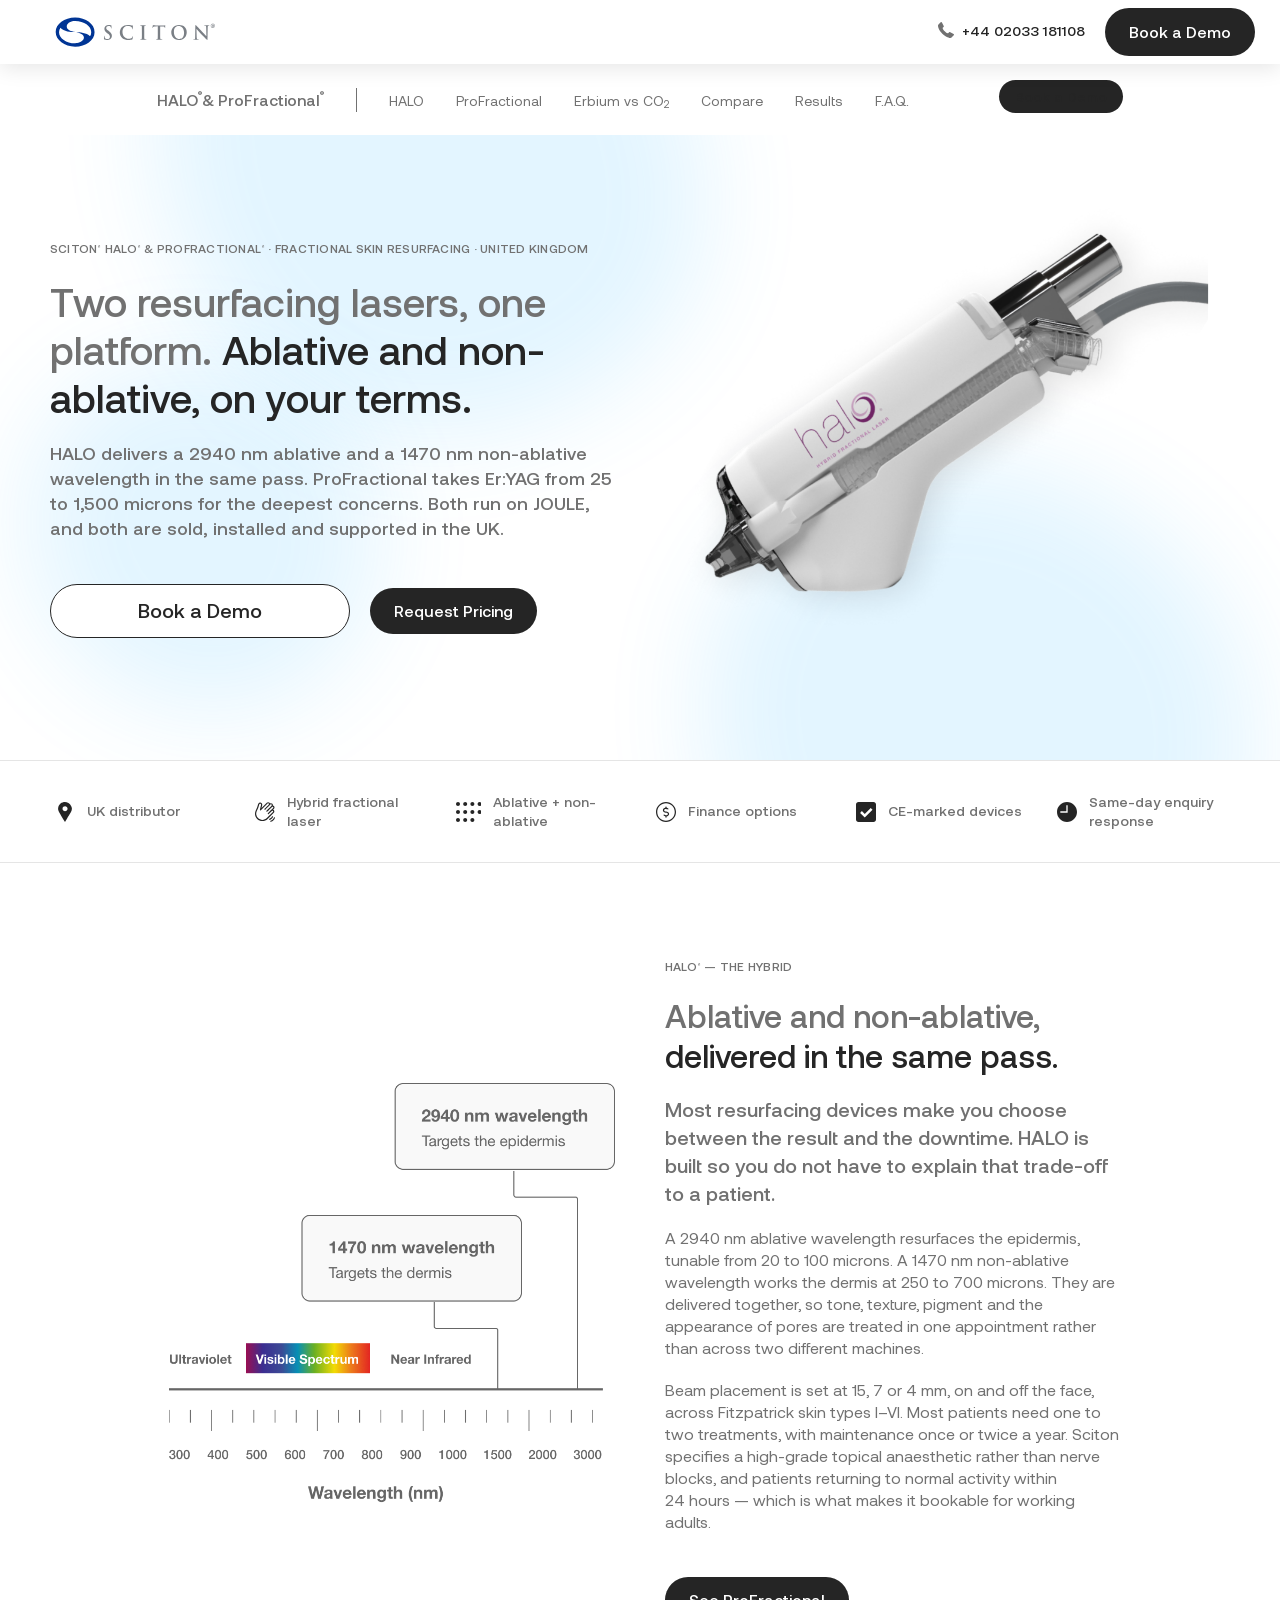
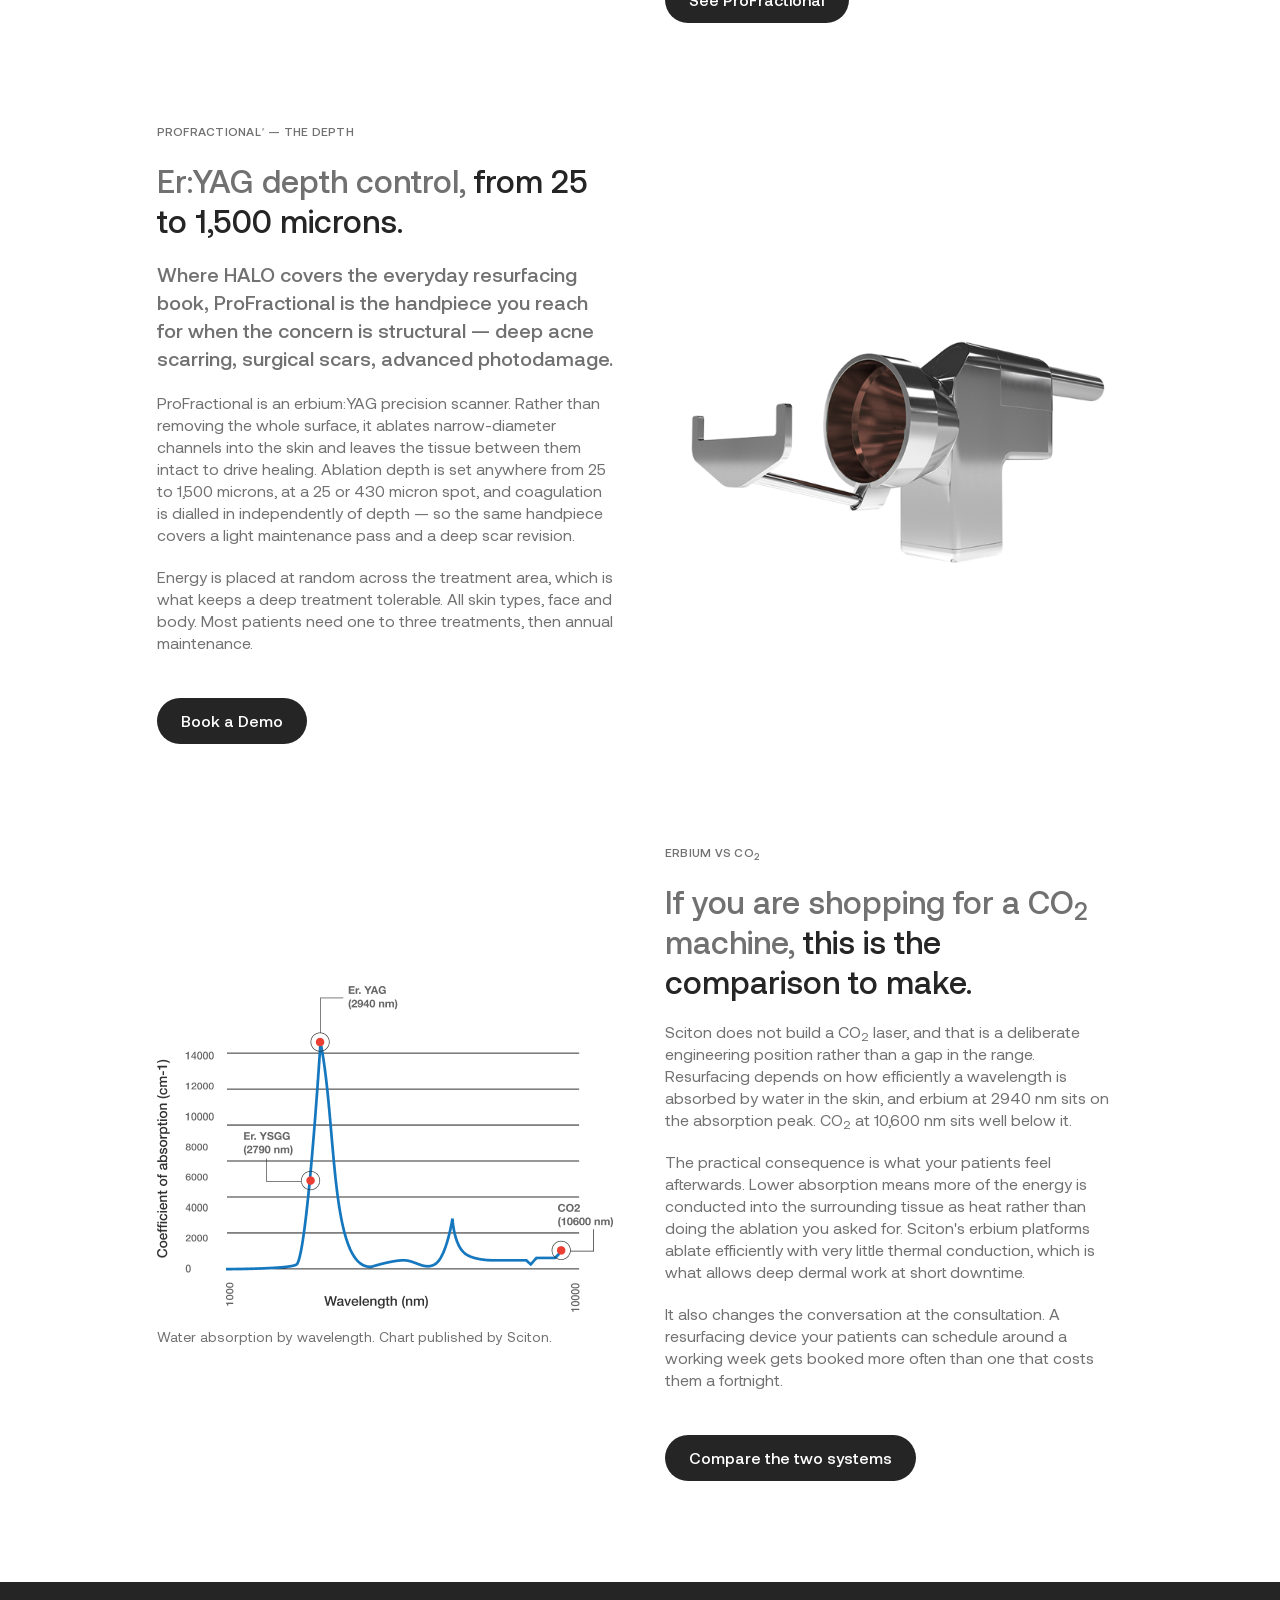
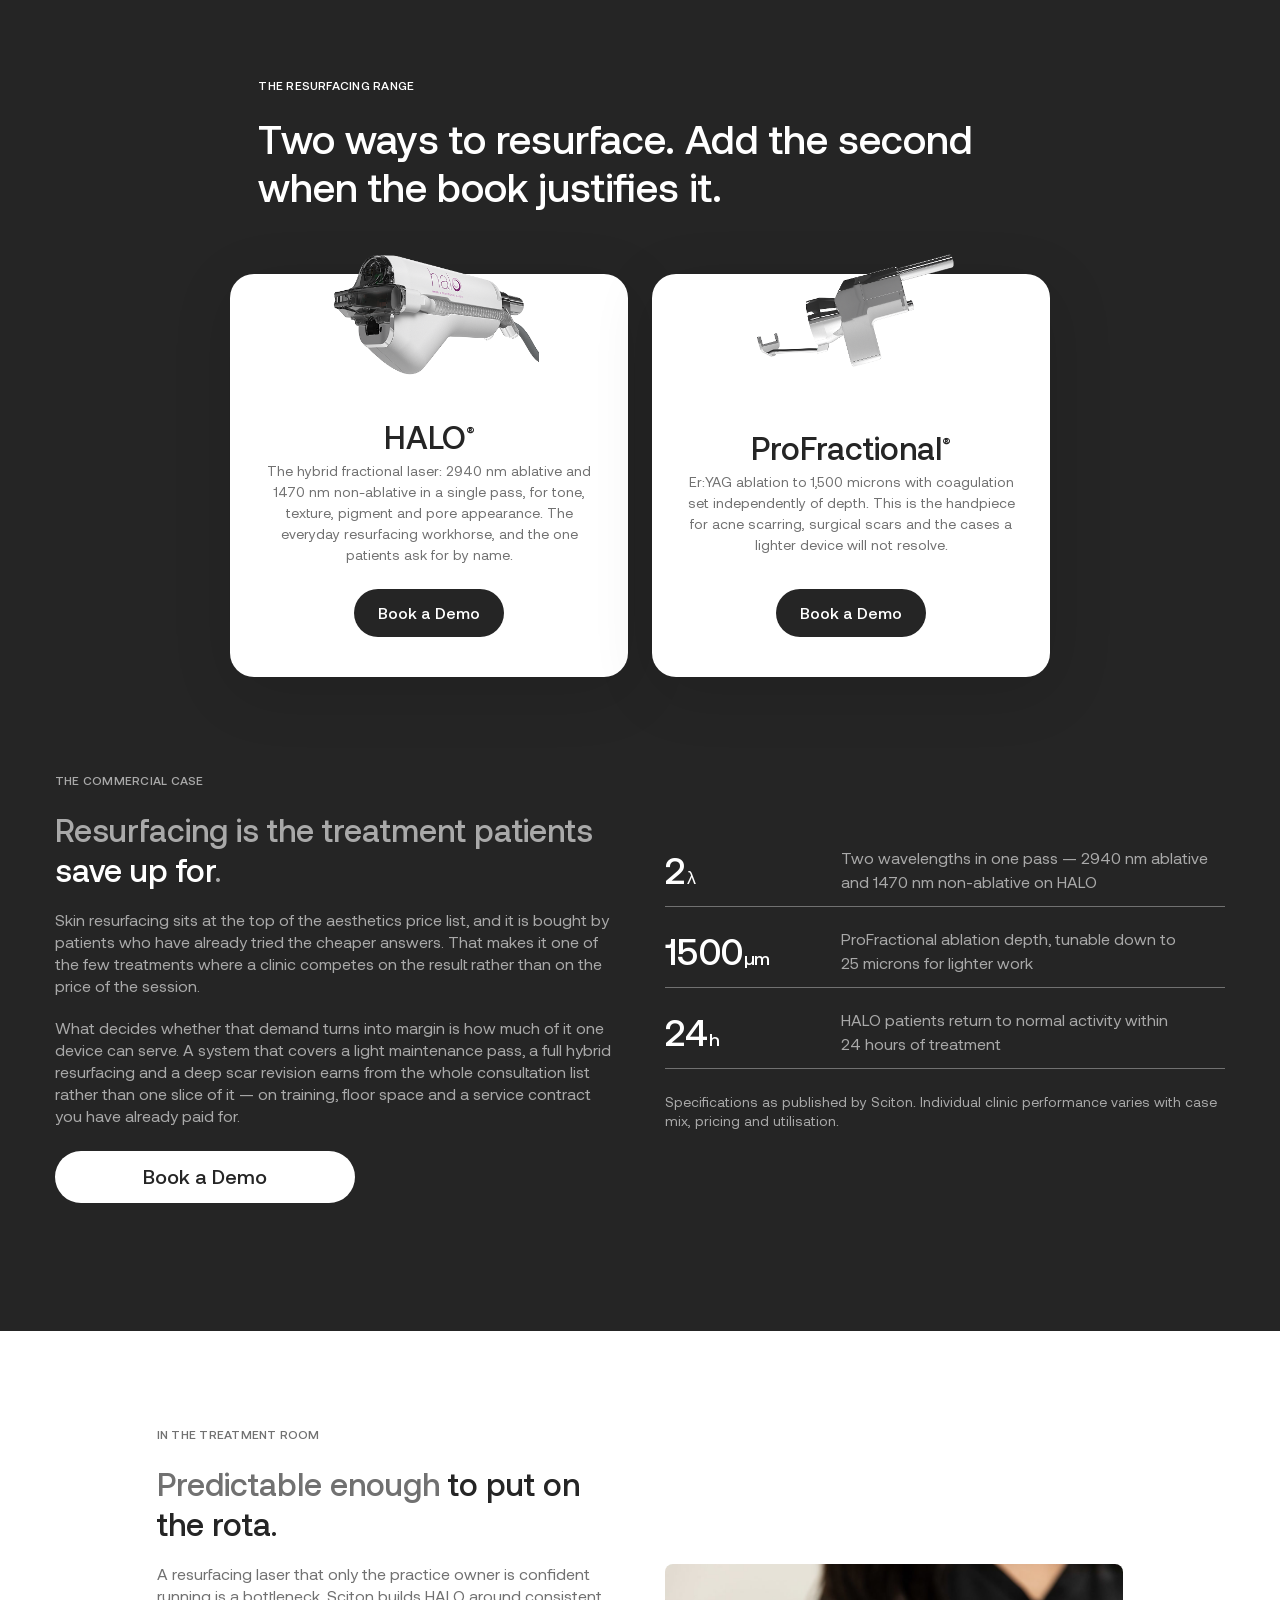
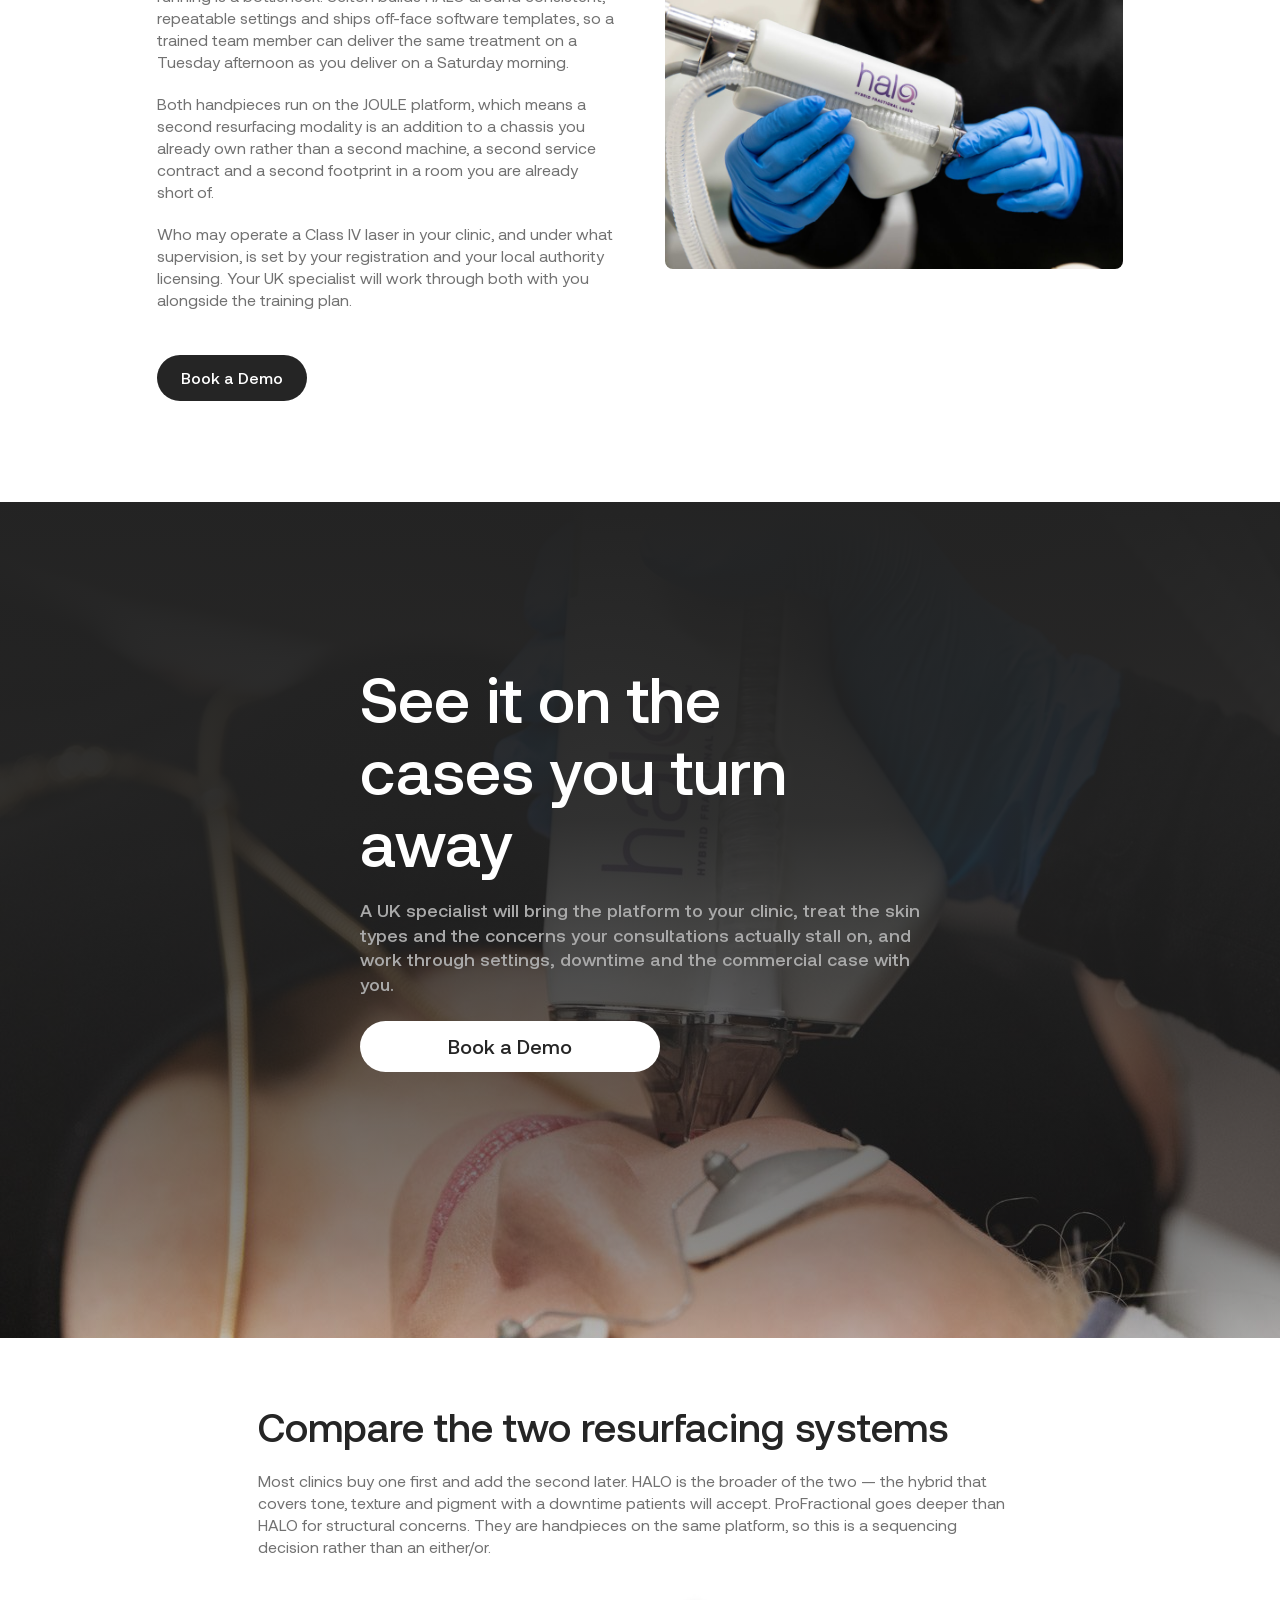
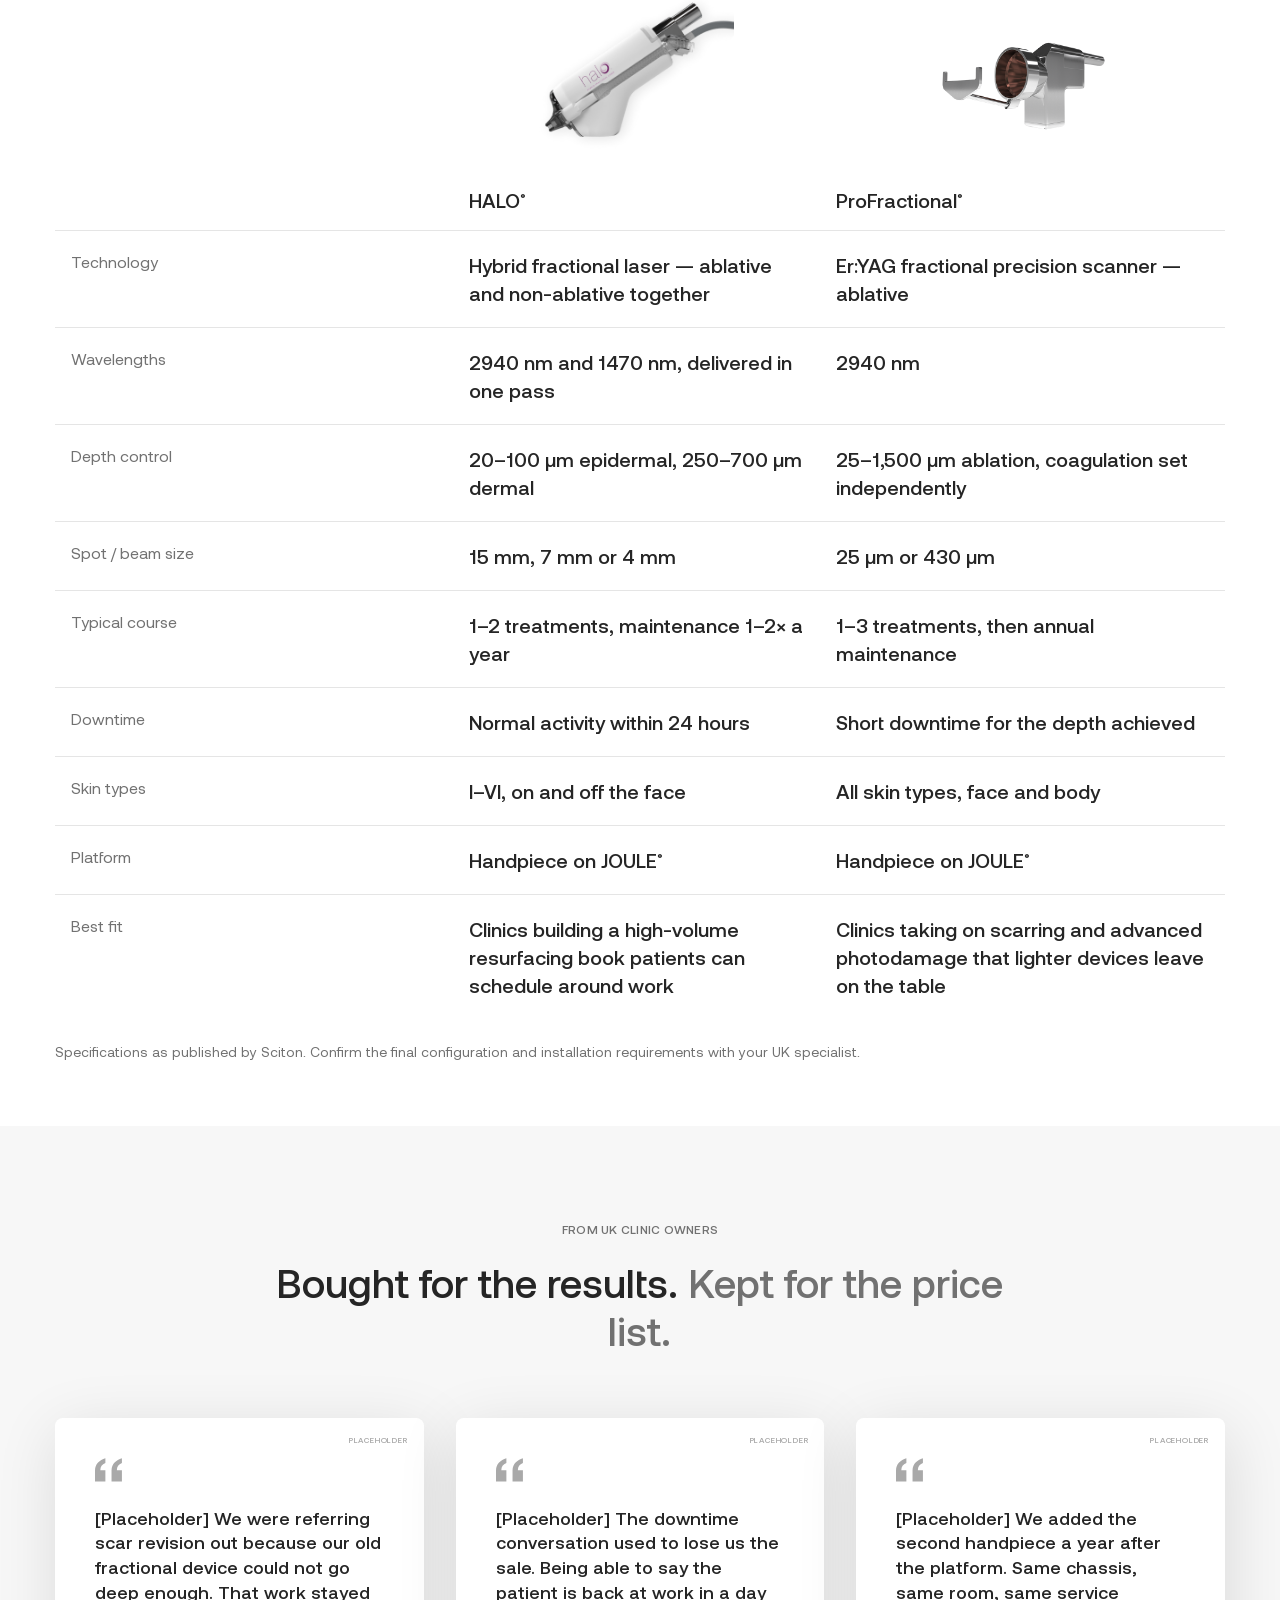
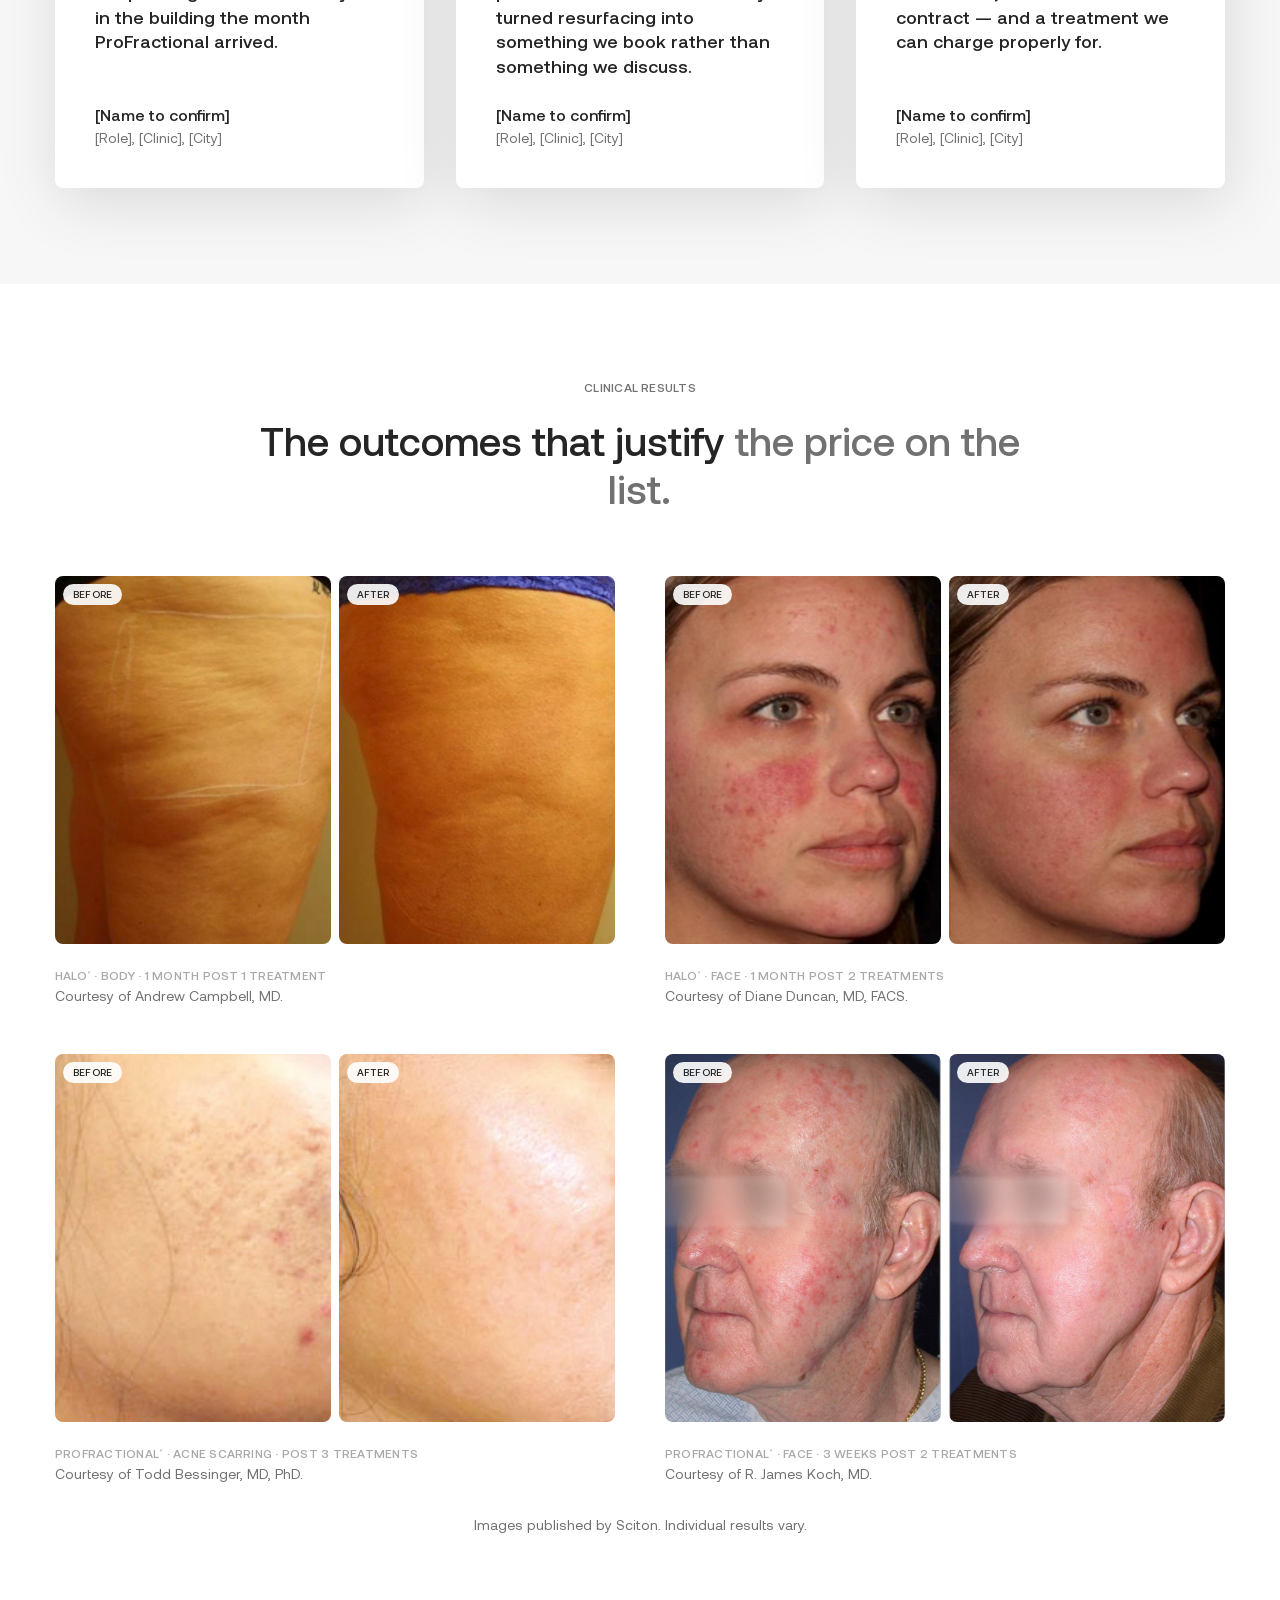
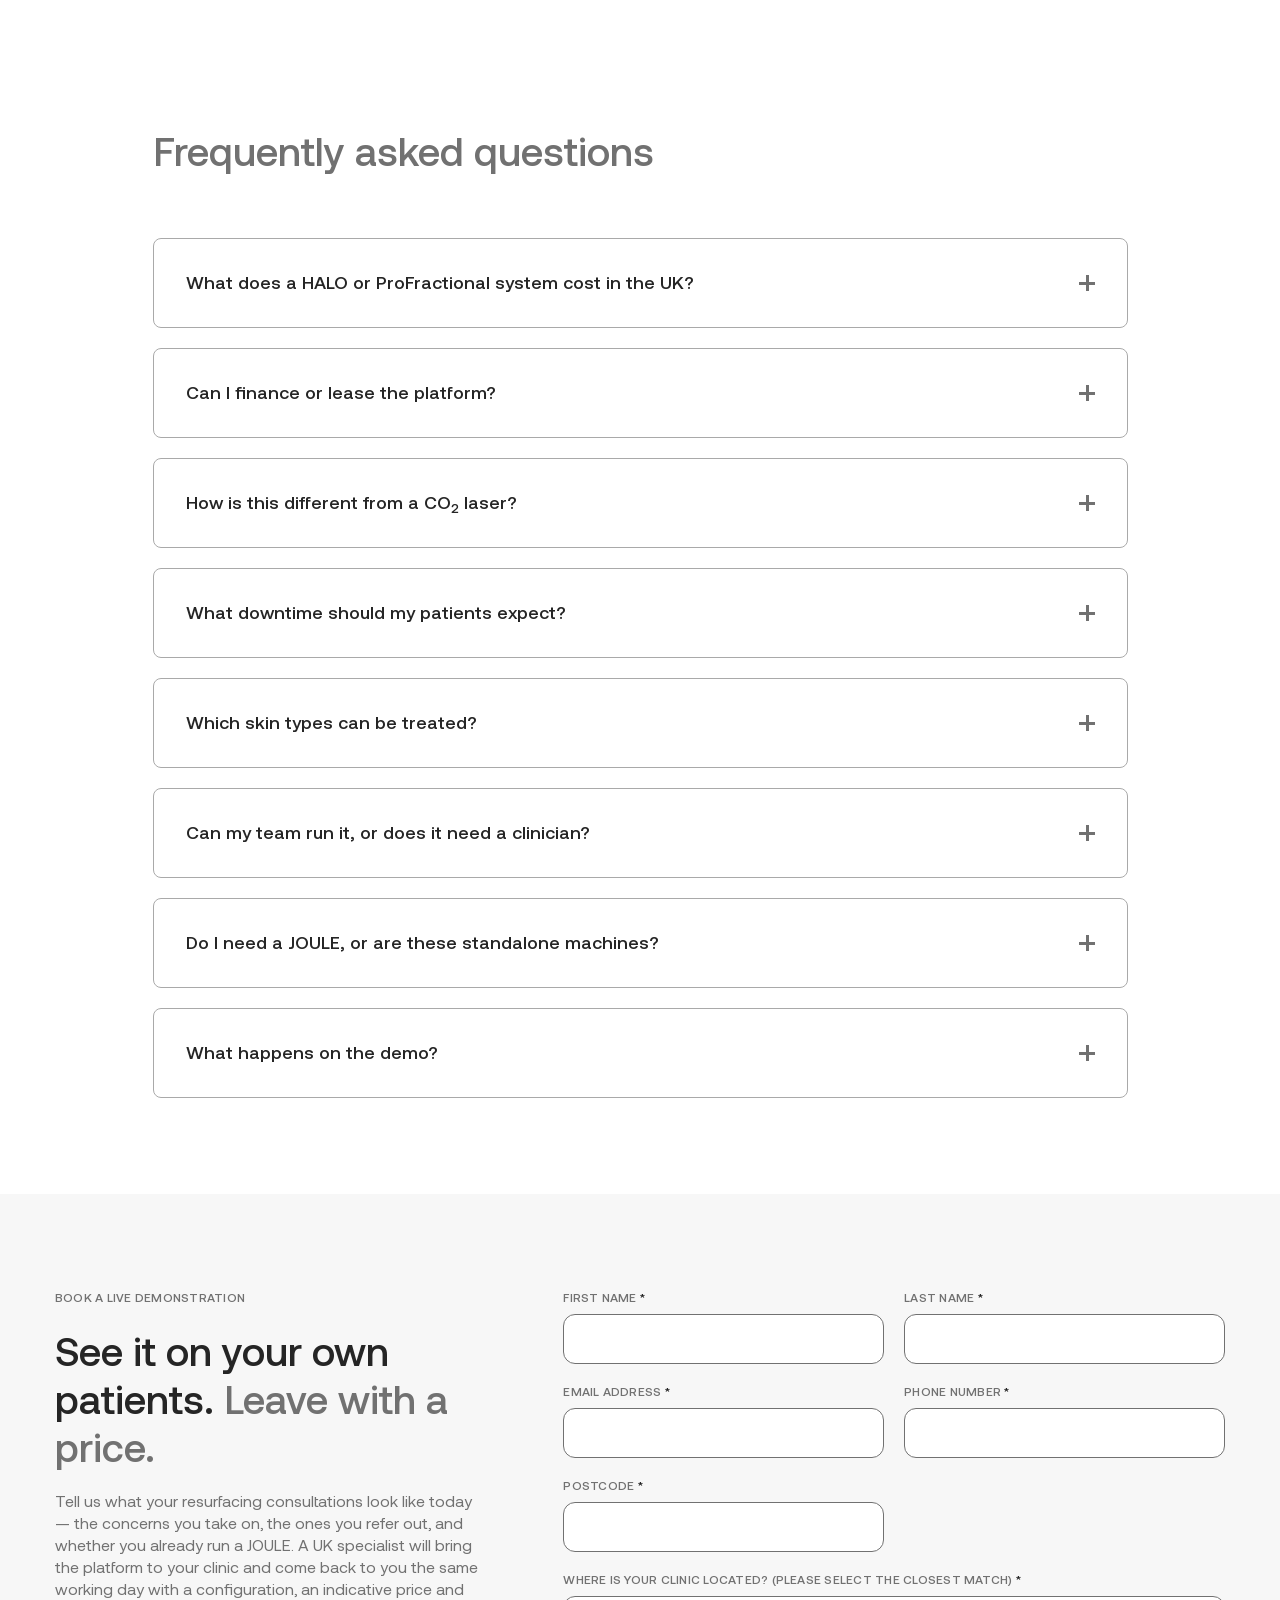
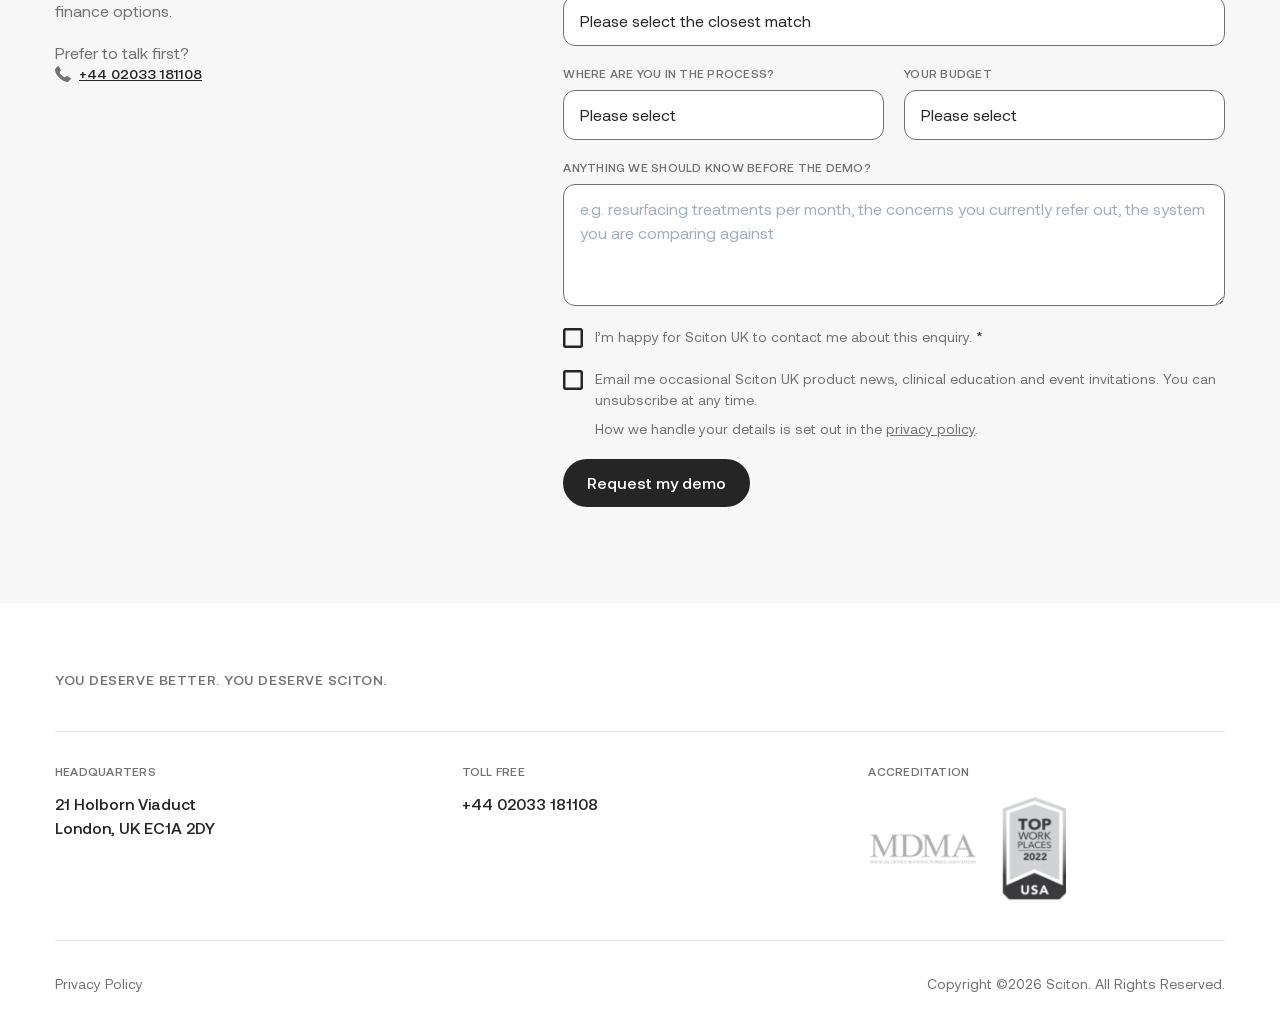
<file: Sciton Landing Pages/fractional-resurfacing/index.html>
<!doctype html>
<html lang="en-GB">
<head>
<!-- Google Tag Manager -->
<script>(function(w,d,s,l,i){w[l]=w[l]||[];w[l].push({'gtm.start':
new Date().getTime(),event:'gtm.js'});var f=d.getElementsByTagName(s)[0],
j=d.createElement(s),dl=l!='dataLayer'?'&l='+l:'';j.async=true;j.src=
'https://www.googletagmanager.com/gtm.js?id='+i+dl;f.parentNode.insertBefore(j,f);
})(window,document,'script','dataLayer','GTM-N37FXBXC');</script>
<!-- End Google Tag Manager -->
<meta charset="utf-8">
<meta name="viewport" content="width=device-width, initial-scale=1">
<title>Sciton HALO&reg; &amp; ProFractional&reg; UK | Fractional Skin Resurfacing Systems | Pricing &amp; Demo</title>
<meta name="description" content="HALO hybrid fractional laser and ProFractional Er:YAG resurfacing for UK clinics. Ablative and non-ablative in one pass, 25-1500 micron depth control, all skin types. Request pricing or book a demonstration.">
<meta name="robots" content="noindex, nofollow">
<link rel="canonical" href="https://www.scitonlasers.uk/fractional-resurfacing">
<link rel="icon" href="../assets/img/sciton-logo.svg">

<link rel="preload" href="../assets/fonts/Aeonik-Regular.woff2" as="font" type="font/woff2" crossorigin>
<link rel="preload" href="../assets/fonts/Aeonik-Medium.woff2" as="font" type="font/woff2" crossorigin>
<link rel="stylesheet" href="../assets/css/sciton-theme.css">
<link rel="stylesheet" href="../assets/css/lp.css">
</head>
<body class="page-halo-lp">
<!-- Google Tag Manager (noscript) -->
<noscript><iframe src="https://www.googletagmanager.com/ns.html?id=GTM-N37FXBXC"
height="0" width="0" style="display:none;visibility:hidden"></iframe></noscript>
<!-- End Google Tag Manager (noscript) -->

<svg aria-hidden="true" focusable="false" style="position:absolute;width:0;height:0;overflow:hidden" version="1.1" xmlns="http://www.w3.org/2000/svg" xmlns:xlink="http://www.w3.org/1999/xlink"><defs><symbol id="icon-sciton-mark" viewBox="0 0 32 32">
<title>sciton-mark</title>
<path d="M16.003 3.692c-8.825 0-16.003 5.255-16.003 11.726s7.181 11.74 16.003 11.74c8.822 0 15.997-5.255 15.997-11.729s-7.178-11.738-15.997-11.738zM2.759 15.433c0.012-1.288 0.401-2.546 1.12-3.62 3.154 3.872 11.819 3.476 11.819 3.476s-6.551-0.727-6.59-4.129c-0.028-2.55 2.61-4.243 5.601-4.633 0.28-0.039 0.56-0.066 0.815-0.091 0.16 0 0.319 0 0.479 0 7.301-0.006 13.247 4.030 13.247 8.997-0.008 1.185-0.339 2.345-0.958 3.36-3.299-3.642-11.645-3.266-11.645-3.266s6.553 0.722 6.59 4.121c0.031 2.556-2.61 4.243-5.601 4.638-0.541 0.069-1.064 0.119-1.56 0.147h-0.073c-7.298 0.003-13.244-4.035-13.244-8.999z"></path>
</symbol><symbol id="icon-progress" viewBox="0 0 32 32">
<title>progress</title>
<path fill="none" stroke="#c5c7c6" style="stroke: var(--color1, #c5c7c6)" stroke-linejoin="round" stroke-linecap="round" stroke-miterlimit="4" stroke-width="3.122" d="M16.001 1.79c1.86 0 3.701 0.366 5.419 1.078s3.279 1.755 4.594 3.070c1.315 1.315 2.358 2.876 3.070 4.594s1.078 3.56 1.078 5.419-0.366 3.701-1.078 5.419c-0.712 1.718-1.755 3.279-3.070 4.594s-2.876 2.358-4.594 3.070c-1.718 0.712-3.56 1.078-5.419 1.078s-3.701-0.366-5.419-1.078c-1.718-0.712-3.279-1.755-4.594-3.070s-2.358-2.876-3.070-4.594-1.078-3.559-1.078-5.419c0-1.86 0.366-3.701 1.078-5.419s1.755-3.279 3.070-4.594c1.315-1.315 2.876-2.358 4.594-3.070s3.559-1.078 5.419-1.078v0z"></path>
<path fill="none" stroke="#4d4d4d" style="stroke: var(--color2, #4d4d4d)" stroke-linejoin="round" stroke-linecap="round" stroke-miterlimit="4" stroke-width="3.122" d="M30.208 14.264c0.348 3.435-0.574 6.886-2.59 9.703s-4.989 4.805-8.356 5.59c-3.367 0.784-6.897 0.311-9.924-1.332s-5.341-4.34-6.506-7.584-1.101-6.811 0.18-10.027c1.281-3.216 3.692-5.859 6.776-7.432s6.666-1.843 10.004-0.981"></path>
</symbol><symbol id="icon-clock" viewBox="0 0 32 32">
      <title>clock</title>
      <path class="path1" d="M16 0c-8.837 0-16 7.163-16 16s7.163 16 16 16 16-7.163 16-16-7.163-16-16-16zM17.055 17.057l-11.747-0.020 0.004-2.11 9.633 0.016v-9.633h2.11v11.747z"></path>
    </symbol><symbol id="icon-location" viewBox="0 0 32 32">
      <title>location</title>
      <path class="path1" d="M26.501 7.964c-0.114-0.427-0.345-0.882-0.516-1.28-2.048-4.921-6.522-6.684-10.134-6.684-4.836 0-10.162 3.243-10.873 9.927v1.366c0 0.057 0.020 0.569 0.048 0.825 0.399 3.185 2.912 6.571 4.789 9.756 2.020 3.413 4.115 6.77 6.192 10.126 1.28-2.19 2.556-4.409 3.807-6.542 0.341-0.626 0.737-1.252 1.078-1.849 0.227-0.398 0.662-0.796 0.861-1.166 2.020-3.698 5.27-7.424 5.27-11.093v-1.507c0-0.398-0.493-1.792-0.521-1.877zM15.94 14.82c-1.422 0-2.978-0.711-3.746-2.674-0.114-0.312-0.105-0.939-0.105-0.996v-0.882c0-2.502 2.125-3.64 3.973-3.64 2.276 0 4.036 1.821 4.036 4.096s-1.883 4.096-4.158 4.096z"></path>
    </symbol><symbol id="icon-phone" viewBox="0 0 32 32">
      <title>phone</title>
      <path class="path1" d="M31.985 25.248c0.068 0.52-0.090 0.971-0.474 1.355l-4.506 4.471c-0.203 0.226-0.469 0.418-0.796 0.576s-0.649 0.26-0.965 0.305c-0.023 0-0.090 0.006-0.203 0.017s-0.26 0.017-0.44 0.017c-0.429 0-1.124-0.073-2.084-0.22s-2.134-0.508-3.523-1.084c-1.389-0.576-2.964-1.44-4.726-2.592s-3.636-2.733-5.623-4.743c-1.581-1.558-2.891-3.049-3.93-4.472s-1.874-2.738-2.507-3.947c-0.632-1.208-1.107-2.304-1.423-3.286s-0.531-1.829-0.644-2.541-0.158-1.27-0.136-1.677c0.023-0.407 0.034-0.632 0.034-0.678 0.045-0.316 0.147-0.638 0.305-0.965s0.35-0.593 0.576-0.796l4.506-4.506c0.316-0.316 0.678-0.474 1.084-0.474 0.294 0 0.553 0.085 0.779 0.254s0.418 0.378 0.576 0.627l3.625 6.877c0.203 0.361 0.26 0.757 0.169 1.186s-0.282 0.79-0.576 1.084l-1.66 1.66c-0.045 0.045-0.085 0.119-0.119 0.22s-0.051 0.186-0.051 0.254c0.090 0.474 0.294 1.016 0.61 1.626 0.271 0.542 0.689 1.203 1.253 1.982s1.366 1.677 2.405 2.693c1.016 1.039 1.92 1.846 2.71 2.422s1.451 0.999 1.982 1.27 0.937 0.435 1.22 0.491l0.423 0.085c0.045 0 0.119-0.017 0.22-0.051s0.175-0.073 0.22-0.119l1.931-1.965c0.407-0.361 0.881-0.542 1.423-0.542 0.384 0 0.689 0.068 0.915 0.203h0.034l6.538 3.862c0.474 0.294 0.757 0.666 0.847 1.118z"></path>
    </symbol><symbol id="icon-play" viewBox="0 0 32 32">
<title>play</title>
<path d="M2.667 0.001v32l26.667-16-26.667-16z"></path>
</symbol><symbol id="icon-chevron-down" viewBox="0 0 32 32">
<title>chevron-down</title>
<path d="M27.68 9.319c-0.426-0.426-1.117-0.426-1.543 0l-10.137 10.138-10.138-10.138c-0.426-0.426-1.117-0.426-1.543 0s-0.426 1.117 0 1.543l10.909 10.909c0.205 0.205 0.482 0.32 0.771 0.32s0.567-0.115 0.771-0.32l10.909-10.909c0.426-0.426 0.426-1.117 0-1.543z"></path>
</symbol><symbol id="icon-chevron-left" viewBox="0 0 32 32">
<title>chevron-left</title>
<path d="M11.634 16l10.138-10.138c0.426-0.426 0.426-1.117 0-1.543s-1.117-0.426-1.543 0l-10.909 10.909c-0.205 0.204-0.32 0.482-0.32 0.771s0.115 0.567 0.32 0.771l10.909 10.909c0.213 0.213 0.492 0.32 0.771 0.32s0.558-0.106 0.771-0.32c0.426-0.426 0.426-1.117 0-1.543l-10.138-10.137z"></path>
</symbol><symbol id="icon-chevron-right" viewBox="0 0 32 32">
<title>chevron-right</title>
<path d="M21.771 15.228l-10.909-10.909c-0.426-0.426-1.117-0.426-1.543 0s-0.426 1.117 0 1.543l10.138 10.137-10.138 10.138c-0.426 0.426-0.426 1.117 0 1.543 0.213 0.213 0.492 0.32 0.771 0.32s0.558-0.107 0.771-0.32l10.909-10.909c0.205-0.205 0.32-0.482 0.32-0.771s-0.115-0.567-0.32-0.771z"></path>
</symbol><symbol id="icon-chevron-up" viewBox="0 0 32 32">
<title>chevron-up</title>
<path d="M27.68 20.228l-10.909-10.909c-0.204-0.205-0.482-0.319-0.771-0.319s-0.567 0.115-0.771 0.32l-10.909 10.909c-0.426 0.426-0.426 1.117 0 1.543s1.117 0.426 1.543 0l10.137-10.138 10.138 10.138c0.213 0.213 0.492 0.32 0.771 0.32s0.558-0.107 0.771-0.32c0.426-0.426 0.426-1.117-0-1.543z"></path>
</symbol><symbol id="icon-facebook" viewBox="0 0 19 32">
      <title>facebook</title>
      <path class="path1" d="M17.125 0.214v4.714h-2.804q-1.536 0-2.071 0.643t-0.536 1.929v3.375h5.232l-0.696 5.286h-4.536v13.554h-5.464v-13.554h-4.554v-5.286h4.554v-3.893q0-3.321 1.857-5.152t4.946-1.83q2.625 0 4.071 0.214z"></path>
    </symbol><symbol id="icon-vimeo" viewBox="0 0 32 32">
<title>vimeo</title>
<path d="M31.988 8.563c-0.144 3.113-2.319 7.381-6.525 12.794-4.35 5.65-8.031 8.481-11.044 8.481-1.863 0-3.444-1.719-4.731-5.163-0.863-3.156-1.719-6.313-2.581-9.469-0.956-3.444-1.981-5.162-3.081-5.162-0.237 0-1.075 0.506-2.513 1.506l-1.506-1.938c1.581-1.387 3.138-2.775 4.669-4.162 2.106-1.819 3.688-2.775 4.744-2.875 2.487-0.237 4.025 1.463 4.6 5.106 0.619 3.931 1.050 6.375 1.294 7.331 0.719 3.263 1.506 4.894 2.369 4.894 0.669 0 1.675-1.056 3.019-3.175 1.337-2.113 2.056-3.725 2.156-4.831 0.194-1.825-0.525-2.744-2.156-2.744-0.769 0-1.556 0.175-2.369 0.525 1.575-5.15 4.575-7.65 9.012-7.506 3.281 0.087 4.831 2.219 4.644 6.388z"></path>
</symbol><symbol id="icon-instagram" viewBox="0 0 27 32">
      <title>instagram</title>
      <path class="path1" d="M18.286 16q0-1.893-1.339-3.232t-3.232-1.339-3.232 1.339-1.339 3.232 1.339 3.232 3.232 1.339 3.232-1.339 1.339-3.232zM20.75 16q0 2.929-2.054 4.982t-4.982 2.054-4.982-2.054-2.054-4.982 2.054-4.982 4.982-2.054 4.982 2.054 2.054 4.982zM22.679 8.679q0 0.679-0.482 1.161t-1.161 0.482-1.161-0.482-0.482-1.161 0.482-1.161 1.161-0.482 1.161 0.482 0.482 1.161zM13.714 4.75q-0.125 0-1.366-0.009t-1.884 0-1.723 0.054-1.839 0.179-1.277 0.33q-0.893 0.357-1.571 1.036t-1.036 1.571q-0.196 0.518-0.33 1.277t-0.179 1.839-0.054 1.723 0 1.884 0.009 1.366-0.009 1.366 0 1.884 0.054 1.723 0.179 1.839 0.33 1.277q0.357 0.893 1.036 1.571t1.571 1.036q0.518 0.196 1.277 0.33t1.839 0.179 1.723 0.054 1.884 0 1.366-0.009 1.366 0.009 1.884 0 1.723-0.054 1.839-0.179 1.277-0.33q0.893-0.357 1.571-1.036t1.036-1.571q0.196-0.518 0.33-1.277t0.179-1.839 0.054-1.723 0-1.884-0.009-1.366 0.009-1.366 0-1.884-0.054-1.723-0.179-1.839-0.33-1.277q-0.357-0.893-1.036-1.571t-1.571-1.036q-0.518-0.196-1.277-0.33t-1.839-0.179-1.723-0.054-1.884 0-1.366 0.009zM27.429 16q0 4.089-0.089 5.661-0.179 3.714-2.214 5.75t-5.75 2.214q-1.571 0.089-5.661 0.089t-5.661-0.089q-3.714-0.179-5.75-2.214t-2.214-5.75q-0.089-1.571-0.089-5.661t0.089-5.661q0.179-3.714 2.214-5.75t5.75-2.214q1.571-0.089 5.661-0.089t5.661 0.089q3.714 0.179 5.75 2.214t2.214 5.75q0.089 1.571 0.089 5.661z"></path>
    </symbol><symbol id="icon-youtube" viewBox="0 0 32 32">
    <title>youtube</title>
    <path d="M28.091 13.733l-21.294-13.417c-0.63-0.375-1.411-0.312-2.002-0.312-2.361 0-2.351 1.823-2.351 2.285v27.422c0 0.39-0.010 2.285 2.351 2.285 0.59 0 1.372 0.062 2.002-0.312l21.294-13.416c1.748-1.040 1.446-2.267 1.446-2.267s0.302-1.227-1.446-2.267z"></path>
    </symbol><symbol id="icon-linkedin" viewBox="0 0 32 32">
    <title>linkedin</title>
    <path d="M12 12h5.535v2.837h0.079c0.77-1.381 2.655-2.837 5.464-2.837 5.842 0 6.922 3.637 6.922 8.367v9.633h-5.769v-8.54c0-2.037-0.042-4.657-3.001-4.657-3.005 0-3.463 2.218-3.463 4.509v8.688h-5.767v-18z"></path>
    <path d="M2 12h6v18h-6v-18z"></path>
    <path d="M8 7c0 1.657-1.343 3-3 3s-3-1.343-3-3c0-1.657 1.343-3 3-3s3 1.343 3 3z"></path>
    </symbol><symbol id="icon-checkbox" viewBox="0 0 32 32">
      <title>checkbox</title>
      <path d="M28 0h-24c-2.2 0-4 1.8-4 4v24c0 2.2 1.8 4 4 4h24c2.2 0 4-1.8 4-4v-24c0-2.2-1.8-4-4-4zM28 28h-24v-24h24v24z"></path>
    </symbol><symbol id="icon-checkbox-checked" viewBox="0 0 32 32">
      <title>checkbox-checked</title>
      <path d="M28 0h-24c-2.2 0-4 1.8-4 4v24c0 2.2 1.8 4 4 4h24c2.2 0 4-1.8 4-4v-24c0-2.2-1.8-4-4-4zM14 24.828l-7.414-7.414 2.828-2.828 4.586 4.586 9.586-9.586 2.828 2.828-12.414 12.414z"></path>
    </symbol><symbol id="icon-left-arrow" viewBox="0 0 46 32">
<title>left-arrow</title>
<path d="M15.111 1.043c0.628-0.628 1.618-0.628 2.246 0 0.607 0.607 0.607 1.618 0 2.223l-11.388 11.388h37.579c0.876 0 1.595 0.696 1.595 1.572s-0.719 1.595-1.595 1.595h-37.579l11.388 11.367c0.607 0.629 0.607 1.64 0 2.246-0.628 0.628-1.618 0.628-2.246 0l-14.084-14.084c-0.607-0.607-0.607-1.618 0-2.223l14.084-14.084z"></path>
</symbol><symbol id="icon-right-arrow" viewBox="0 0 48 32">
<title>right-arrow</title>
<path d="M31.514 1.458c-0.59-0.611-1.573-0.611-2.184 0-0.59 0.59-0.59 1.573 0 2.162l11.074 11.073h-36.541c-0.852 0.001-1.529 0.678-1.529 1.53s0.677 1.551 1.529 1.551h36.541l-11.074 11.053c-0.59 0.611-0.59 1.595 0 2.184 0.611 0.611 1.595 0.611 2.184 0l13.695-13.695c0.611-0.59 0.611-1.573 0-2.162l-13.695-13.696z"></path>
</symbol><symbol id="icon-down-arrow" viewBox="0 0 22 32">
<title>down-arrow</title>
<path d="M21.67 21.41c0.44-0.425 0.44-1.132 0-1.572-0.425-0.425-1.132-0.425-1.556 0l-7.973 7.973v-26.309c-0.001-0.613-0.488-1.101-1.102-1.101s-1.117 0.487-1.117 1.101v26.309l-7.958-7.973c-0.44-0.425-1.148-0.425-1.572 0-0.44 0.44-0.44 1.148 0 1.572l9.86 9.86c0.425 0.44 1.132 0.44 1.557 0l9.861-9.86z"></path>
</symbol><symbol id="icon-quotes" viewBox="0 0 37 32">
<title>quotes</title>
<path d="M36.379 6.512c-2.246 0.823-3.967 2.096-5.165 3.818-1.123 1.722-1.684 3.78-1.684 6.175h6.849v15.158h-14.035v-15.158c0-2.096 0.374-4.042 1.123-5.839s1.759-3.368 3.032-4.716c1.273-1.422 2.732-2.62 4.379-3.593 1.722-0.973 3.556-1.759 5.502-2.358v6.512zM14.035 6.512c-2.246 0.823-3.967 2.096-5.165 3.818-1.123 1.722-1.684 3.78-1.684 6.175h6.849v15.158h-14.035v-15.158c0-2.096 0.374-4.042 1.123-5.839s1.759-3.368 3.032-4.716c1.273-1.422 2.732-2.62 4.379-3.593 1.722-0.973 3.556-1.759 5.502-2.358v6.512z"></path>
</symbol><symbol id="icon-quotations" viewBox="0 0 32 32">
    <path fill="#a9a9a9" style="fill: var(--color1, #a9a9a9)" opacity="0.2" d="M32 7.994c-1.975 0.707-3.49 1.8-4.543 3.279-0.988 1.479-1.482 3.247-1.482 5.305h6.025v13.021h-12.346v-13.021c0-1.8 0.329-3.472 0.988-5.016s1.547-2.894 2.667-4.051c1.119-1.222 2.403-2.251 3.852-3.087 1.514-0.836 3.128-1.511 4.84-2.026v5.594zM12.346 7.994c-1.975 0.707-3.49 1.8-4.543 3.279-0.988 1.479-1.481 3.247-1.481 5.305h6.025v13.021h-12.346v-13.021c0-1.8 0.329-3.472 0.988-5.016s1.547-2.894 2.667-4.051c1.119-1.222 2.403-2.251 3.852-3.087 1.514-0.836 3.128-1.511 4.84-2.026v5.594z"></path>
    </symbol><symbol id="icon-plus" viewBox="0 0 32 32">
<title>plus</title>
<path d="M0 14h32v6h-32v-6z"></path>
<path d="M12 32v-32h6v32h-6z"></path>
</symbol><symbol id="icon-minus" viewBox="0 0 32 32">
<title>minus</title>
<path d="M0 19.2v-6.4h32v6.4h-32z"></path>
</symbol><symbol id="icon-send" viewBox="0 0 24 24">
      <title>send</title>
      <path d="M2.016 21v-6.984l15-2.016-15-2.016v-6.984l21 9z"></path>
    </symbol><symbol id="icon-calendar" viewBox="0 0 32 32">
<title>calendar</title>
<path d="M0.936 24.438h24.501c0.22 0 0.432-0.077 0.601-0.217 0.235-0.197 5.604-4.815 5.931-14.784h-26.314c-0.326 9.049-5.27 13.302-5.321 13.344-0.301 0.255-0.412 0.67-0.277 1.040s0.485 0.616 0.879 0.616z"></path>
<path d="M31.062 3.812h-4.688v-0.938c0-0.525-0.413-0.938-0.938-0.938s-0.938 0.413-0.938 0.938v0.938h-4.75v-0.938c0-0.525-0.413-0.938-0.938-0.938s-0.938 0.413-0.938 0.938v0.938h-4.688v-0.938c0-0.525-0.413-0.938-0.938-0.938s-0.938 0.413-0.938 0.938v0.938h-4.688c-0.525 0-0.938 0.413-0.938 0.938v2.813h26.314v-2.813c0-0.525-0.413-0.938-0.938-0.938z"></path>
<path d="M27.242 25.658c-0.509 0.424-1.148 0.655-1.805 0.655h-19.751v2.813c0 0.518 0.419 0.938 0.938 0.938h24.439c0.518 0 0.938-0.419 0.938-0.938v-10.51c-1.808 4.435-4.33 6.684-4.758 7.042z"></path>
</symbol><symbol id="icon-dollar-circle" viewBox="0 0 32 32">
<title>dollar-circle</title>
<path d="M16 0c-8.822 0-16 7.178-16 16s7.178 16 16 16 16-7.178 16-16-7.178-16-16-16zM16 30c-7.72 0-14-6.28-14-14s6.28-14 14-14 14 6.28 14 14-6.28 14-14 14z"></path>
<path d="M16 15c-1.626 0-3-0.916-3-2s1.374-2 3-2c0.92 0 1.772 0.288 2.336 0.788 0.412 0.366 1.042 0.332 1.412-0.084 0.368-0.412 0.33-1.044-0.084-1.412-0.7-0.622-1.64-1.042-2.664-1.208v-1.084c0-0.552-0.448-1-1-1s-1 0.448-1 1v1.080c-2.28 0.372-4 1.988-4 3.92 0 2.206 2.244 4 5 4 1.626 0 3 0.916 3 2s-1.374 2-3 2c-0.92 0-1.772-0.288-2.336-0.788-0.412-0.368-1.044-0.332-1.412 0.084-0.368 0.412-0.33 1.044 0.084 1.412 0.7 0.624 1.64 1.042 2.664 1.21v1.082c0 0.552 0.448 1 1 1s1-0.448 1-1v-1.080c2.28-0.372 4-1.988 4-3.92 0-2.206-2.244-4-5-4z"></path>
</symbol><symbol id="icon-wave" viewBox="0 0 32 32">
<title>wave</title>
<path d="M30.039 17.309c0.591-0.59 0.917-1.375 0.918-2.21s-0.325-1.621-0.915-2.212c-0.301-0.301-0.649-0.527-1.021-0.679l1.283-1.278c0.593-0.59 0.92-1.375 0.921-2.211s-0.324-1.622-0.915-2.214l-0.033-0.033c-0.456-0.456-1.020-0.742-1.611-0.856 0.036-0.19 0.055-0.385 0.055-0.582 0.001-0.836-0.324-1.622-0.915-2.213l-0.041-0.041c-0.59-0.59-1.375-0.915-2.21-0.915-0.564 0-1.104 0.149-1.578 0.427-0.154-0.418-0.398-0.8-0.721-1.124l-0.027-0.027c-1.218-1.218-3.201-1.218-4.42 0l-8.351 8.352 1.037-4.284c0.41-1.693-0.515-3.419-2.151-4.015-0.921-0.336-1.943-0.259-2.803 0.209s-1.48 1.285-1.698 2.241l-0.142 0.623c-0.68 2.98-1.805 5.975-3.343 8.902-1.152 2.193-1.591 4.757-1.236 7.22 0.368 2.549 1.527 4.861 3.353 6.687 2.241 2.241 5.22 3.475 8.389 3.475h0.008c3.172-0.002 6.153-1.24 8.393-3.486l2.391-2.397 7.384-7.357zM18.905 25.707c-1.878 1.883-4.376 2.92-7.035 2.922h-0.007c-2.656 0-5.153-1.034-7.032-2.913-1.53-1.53-2.502-3.468-2.81-5.603-0.298-2.066 0.070-4.216 1.035-6.053 1.615-3.073 2.798-6.225 3.515-9.367l0.142-0.623c0.097-0.425 0.361-0.773 0.744-0.981s0.819-0.241 1.228-0.092c0.717 0.261 1.122 1.017 0.942 1.758l-1.842 7.606c-0.218 0.784 0.792 1.657 1.612 0.905l10.768-10.768c0.47-0.47 1.234-0.47 1.703-0.001l0.027 0.027c0.227 0.228 0.353 0.53 0.353 0.852s-0.125 0.624-0.353 0.852c-1.753 1.753-4.897 4.896-6.617 6.617-0.375 0.375-0.375 0.983 0 1.358s0.983 0.375 1.358 0c1.063-1.063 7.17-7.17 8.065-8.065 0.227-0.228 0.53-0.353 0.852-0.353s0.624 0.125 0.852 0.353l0.041 0.041c0.228 0.228 0.353 0.531 0.353 0.853s-0.126 0.625-0.355 0.853c-2.408 2.398-5.701 5.677-8.084 8.052-0.376 0.374-0.377 0.982-0.003 1.358 0.188 0.188 0.434 0.283 0.68 0.283 0.245 0 0.49-0.093 0.678-0.28 1.602-1.596 5.968-5.944 7.501-7.469 0.47-0.467 1.233-0.466 1.702 0.002l0.033 0.033c0.228 0.228 0.353 0.531 0.353 0.853s-0.126 0.625-0.355 0.853c-2.335 2.326-6.034 6.010-8.35 8.318-0.376 0.374-0.377 0.982-0.003 1.358 0.188 0.188 0.434 0.282 0.68 0.282 0.245 0 0.49-0.093 0.678-0.28l5.029-5.006c0.47-0.465 1.232-0.463 1.699 0.004 0.228 0.228 0.353 0.53 0.353 0.853s-0.126 0.625-0.353 0.852l-7.385 7.359-2.393 2.399z"></path>
<path d="M28.881 23.974c0.209-0.488-0.017-1.052-0.505-1.261s-1.052 0.017-1.261 0.505c-0.322 0.753-0.782 1.43-1.366 2.015-0.714 0.714-1.558 1.237-2.509 1.554-0.503 0.168-0.775 0.712-0.607 1.215 0.134 0.402 0.509 0.657 0.911 0.657 0.101 0 0.203-0.016 0.304-0.049 1.235-0.412 2.332-1.091 3.259-2.018 0.758-0.759 1.355-1.639 1.774-2.617z"></path>
<path d="M31.418 24.504c-0.488-0.209-1.052 0.017-1.261 0.504-0.449 1.047-1.088 1.99-1.902 2.803-0.946 0.946-2.058 1.652-3.306 2.1-0.499 0.179-0.759 0.729-0.58 1.228 0.141 0.392 0.51 0.636 0.904 0.636 0.108 0 0.217-0.018 0.324-0.057 1.517-0.544 2.868-1.402 4.016-2.549 0.987-0.986 1.763-2.132 2.309-3.404 0.209-0.487-0.017-1.052-0.504-1.261z"></path>
</symbol><symbol id="icon-arrow-top-right" viewBox="0 0 32 32">
<title>arrow-top-right</title>
<path d="M4.768 26.779c0.312 0.312 0.819 0.312 1.131 0l21.213-21.213c0.312-0.312 0.312-0.819 0-1.131s-0.819-0.312-1.131 0l-21.213 21.213c-0.312 0.313-0.312 0.819 0 1.131z"></path>
<path d="M26.547 25.8c0.442 0 0.8-0.358 0.8-0.8v-20c0-0.442-0.358-0.8-0.8-0.8h-20c-0.442 0-0.8 0.358-0.8 0.8s0.358 0.8 0.8 0.8h19.2v19.2c0 0.442 0.358 0.8 0.8 0.8z"></path>
</symbol><symbol id="icon-diagonal-arrow-up" viewBox="0 0 32 32">
    <path d="M0.312 31.688c0.417 0.416 1.092 0.416 1.508 0l29.867-29.867c0.416-0.417 0.416-1.092 0-1.508s-1.092-0.417-1.509 0l-29.867 29.867c-0.417 0.417-0.417 1.092 0 1.509z"></path>
    <path d="M30.933 32c0.589 0 1.067-0.478 1.067-1.067v-29.867c0-0.589-0.478-1.067-1.067-1.067h-29.867c-0.589 0-1.067 0.478-1.067 1.067s0.478 1.067 1.067 1.067h28.8v28.8c0 0.589 0.478 1.067 1.067 1.067z"></path>
    </symbol><symbol id="icon-display-grid" viewBox="0 0 29 32">
<title>display-grid</title>
<path d="M0 0h6.4v6.4h-6.4v-6.4z"></path>
<path d="M11.52 0h6.4v6.4h-6.4v-6.4z"></path>
<path d="M23.040 0h6.4v6.4h-6.4v-6.4z"></path>
<path d="M0 12.8h6.4v6.4h-6.4v-6.4z"></path>
<path d="M11.52 12.8h6.4v6.4h-6.4v-6.4z"></path>
<path d="M23.040 12.8h6.4v6.4h-6.4v-6.4z"></path>
<path d="M0 25.6h6.4v6.4h-6.4v-6.4z"></path>
<path d="M11.52 25.6h6.4v6.4h-6.4v-6.4z"></path>
<path d="M23.040 25.6h6.4v6.4h-6.4v-6.4z"></path>
</symbol><symbol id="icon-partial-grid" viewBox="0 0 41 32">
<title>partial-grid</title>
<path d="M3.2 0c1.767 0 3.2 1.433 3.2 3.2s-1.433 3.2-3.2 3.2c-1.767 0-3.2-1.433-3.2-3.2s1.433-3.2 3.2-3.2z"></path>
<path d="M14.72 0c1.767 0 3.2 1.433 3.2 3.2s-1.433 3.2-3.2 3.2c-1.767 0-3.2-1.433-3.2-3.2s1.433-3.2 3.2-3.2z"></path>
<path d="M26.24 0c1.767 0 3.2 1.433 3.2 3.2s-1.433 3.2-3.2 3.2c-1.767 0-3.2-1.433-3.2-3.2s1.433-3.2 3.2-3.2z"></path>
<path d="M37.76 0c1.767 0 3.2 1.433 3.2 3.2s-1.433 3.2-3.2 3.2c-1.767 0-3.2-1.433-3.2-3.2s1.433-3.2 3.2-3.2z"></path>
<path d="M3.2 12.8c1.767 0 3.2 1.433 3.2 3.2s-1.433 3.2-3.2 3.2c-1.767 0-3.2-1.433-3.2-3.2s1.433-3.2 3.2-3.2z"></path>
<path d="M14.72 12.8c1.767 0 3.2 1.433 3.2 3.2s-1.433 3.2-3.2 3.2c-1.767 0-3.2-1.433-3.2-3.2s1.433-3.2 3.2-3.2z"></path>
<path d="M26.24 12.8c1.767 0 3.2 1.433 3.2 3.2s-1.433 3.2-3.2 3.2c-1.767 0-3.2-1.433-3.2-3.2s1.433-3.2 3.2-3.2z"></path>
<path d="M37.76 12.8c1.767 0 3.2 1.433 3.2 3.2s-1.433 3.2-3.2 3.2c-1.767 0-3.2-1.433-3.2-3.2s1.433-3.2 3.2-3.2z"></path>
<path d="M3.2 25.6c1.767 0 3.2 1.433 3.2 3.2s-1.433 3.2-3.2 3.2c-1.767 0-3.2-1.433-3.2-3.2s1.433-3.2 3.2-3.2z"></path>
<path d="M14.72 25.6c1.767 0 3.2 1.433 3.2 3.2s-1.433 3.2-3.2 3.2c-1.767 0-3.2-1.433-3.2-3.2s1.433-3.2 3.2-3.2z"></path>
<path d="M26.24 25.6c1.767 0 3.2 1.433 3.2 3.2s-1.433 3.2-3.2 3.2c-1.767 0-3.2-1.433-3.2-3.2s1.433-3.2 3.2-3.2z"></path>
</symbol><symbol id="icon-smile" viewBox="0 0 32 32">
<title>smile</title>
<path d="M27.314 4.686c-3.022-3.022-7.040-4.686-11.314-4.686s-8.292 1.664-11.314 4.686c-3.022 3.022-4.686 7.040-4.686 11.314s1.664 8.292 4.686 11.314c3.022 3.022 7.040 4.686 11.314 4.686s8.292-1.664 11.314-4.686c3.022-3.022 4.686-7.040 4.686-11.314s-1.664-8.292-4.686-11.314zM16 30.125c-7.789 0-14.125-6.336-14.125-14.125s6.336-14.125 14.125-14.125c7.789 0 14.125 6.336 14.125 14.125s-6.336 14.125-14.125 14.125z"></path>
<path d="M6.382 17.679c0 5.304 4.315 9.618 9.618 9.618s9.618-4.315 9.618-9.618v-0.938h-19.237v0.938zM16 25.423c-2.446 0-4.631-1.141-6.051-2.918h12.102c-1.42 1.777-3.605 2.918-6.051 2.918zM23.687 18.617c-0.085 0.704-0.266 1.38-0.528 2.013h-14.318c-0.262-0.633-0.443-1.309-0.528-2.013h15.374z"></path>
<path d="M9.631 11.356c0.997 0 1.807 0.811 1.807 1.807h1.875c0-2.030-1.652-3.682-3.682-3.682s-3.682 1.652-3.682 3.682h1.875c0-0.996 0.811-1.807 1.807-1.807z"></path>
<path d="M22.369 9.481c-2.030 0-3.682 1.652-3.682 3.682h1.875c0-0.996 0.811-1.807 1.807-1.807s1.807 0.811 1.807 1.807h1.875c0-2.030-1.652-3.682-3.682-3.682z"></path>
</symbol><symbol id="icon-face" viewBox="0 0 32 32">
<title>face</title>
<path d="M26.969 12.243h-0.778v-1.982c0-2.721-1.074-5.331-2.985-7.256s-4.504-3.005-7.207-3.005-5.295 1.081-7.206 3.005c-1.911 1.924-2.985 4.534-2.985 7.256v1.982h-0.778c-0.538 0.001-1.055 0.216-1.435 0.6s-0.595 0.903-0.595 1.445v1.078c0.001 0.64 0.198 1.265 0.565 1.788s0.886 0.919 1.485 1.134l0.803 0.287c0.153 1.519 0.742 2.96 1.694 4.148l2.99 3.715v4.101c0 0.122 0.048 0.24 0.134 0.326s0.203 0.135 0.324 0.135c0.122 0 0.238-0.049 0.324-0.135s0.134-0.204 0.134-0.326v-3.217c0.745 0.543 1.64 0.835 2.559 0.835h3.974c0.919-0 1.815-0.293 2.559-0.835v3.217c0 0.122 0.048 0.24 0.134 0.326s0.203 0.135 0.324 0.135c0.122 0 0.238-0.049 0.324-0.135s0.134-0.204 0.134-0.326v-4.101l2.99-3.715c0.952-1.188 1.541-2.629 1.694-4.148l0.803-0.287c0.599-0.215 1.118-0.611 1.485-1.134s0.564-1.148 0.565-1.788v-1.079c-0.001-0.542-0.215-1.061-0.596-1.444s-0.897-0.598-1.435-0.599zM3.917 15.365v-1.079c0-0.297 0.118-0.582 0.326-0.793s0.492-0.329 0.787-0.329h0.778v4.413l-0.452-0.161c-0.421-0.151-0.785-0.429-1.043-0.796s-0.396-0.806-0.397-1.255zM23.74 22.14l-3.056 3.798c-0.325 0.406-0.736 0.733-1.203 0.957s-0.978 0.34-1.496 0.339h-3.972c-0.518 0.001-1.029-0.114-1.496-0.339s-0.878-0.551-1.203-0.957l-3.055-3.798c-0.991-1.234-1.532-2.772-1.534-4.359v-7.519c0-2.476 0.977-4.852 2.716-6.603s4.098-2.735 6.558-2.735c2.46 0 4.819 0.984 6.558 2.735s2.716 4.126 2.716 6.603v7.519c-0.002 1.587-0.543 3.125-1.534 4.359zM28.083 15.365c-0.001 0.45-0.139 0.888-0.397 1.255s-0.622 0.645-1.043 0.796l-0.452 0.161v-4.412h0.778c0.295 0 0.578 0.118 0.787 0.329s0.326 0.495 0.326 0.793v1.078z"></path>
</symbol></defs></svg>

<a class="a11y-skip-link lp-skip" href="#main">Skip to Main Content</a>

<!-- ============================================================ HEADER
     Sciton navbar shell. Nav links removed: this is a paid-search
     landing page, every outbound link is a lost click.
     ============================================================ -->
<header class="py-4 navbar lg:flex lg:py-0 lg:items-center shadow-top-menu" role="banner">
  <div class="container px-4 sm:px-gutter-full lg:py-2 lg:pr-5">
    <div class="flex flex-wrap items-center justify-between md:flex-nowrap">
      <a class="flex-initial" href="https://sciton.uk/" aria-label="Sciton">
        <img class="logo logo--header" src="../assets/img/sciton-logo.svg" alt="Sciton" width="160" height="28">
      </a>
      <div class="flex items-center justify-end flex-1">
        <ul class="flex items-center justify-start">
          <li class="hidden ml-4 sm:ml-6 xl:ml-10 md:inline-block">
            <a class="lp-navbar__phone" href="tel:+442033181108" data-cta="header-phone">
              <svg class="icon icon-phone" aria-hidden="true"><use xlink:href="#icon-phone"></use></svg>
              +44 02033 181108
            </a>
          </li>
          <li class="items-center flex ml-4 sm:ml-3 md:ml-5">
            <a class="inline-block px-3 text-sm btn xl:text-base xl:px-6 is-dark" href="#demo" id="cta-header" data-cta="header-demo">Book a Demo</a>
          </li>
        </ul>
      </div>
    </div>
  </div>
</header>

<!-- ============================================================ ANCHOR NAV -->
<div class="anchor-nav py-4" data-component="anchor-nav">
  <div class="container">
    <div class="justify-center row">
      <div class="w-full col xl:w-10/12">
        <div class="items-center justify-start block lg:flex">
          <p class="flex items-center font-medium border-gray-300 lg:pr-8 lg:mr-8 lg:border-r">HALO<sup>&reg;</sup> &amp; ProFractional<sup>&reg;</sup></p>
          <ul class="items-center justify-start hidden lg:flex" role="menubar" aria-label="Page sections">
            <li class="mr-8 last:mr-0" role="presentation"><a href="#halo" class="text-sm is-active" role="menuitem">HALO</a></li>
            <li class="mr-8 last:mr-0" role="presentation"><a href="#profractional" class="text-sm" role="menuitem">ProFractional</a></li>
            <li class="mr-8 last:mr-0" role="presentation"><a href="#erbium" class="text-sm" role="menuitem">Erbium vs CO<sub>2</sub></a></li>
            <li class="mr-8 last:mr-0" role="presentation"><a href="#compare" class="text-sm" role="menuitem">Compare</a></li>
            <li class="mr-8 last:mr-0" role="presentation"><a href="#results" class="text-sm" role="menuitem">Results</a></li>
            <li class="mr-8 last:mr-0" role="presentation"><a href="#faq" class="text-sm" role="menuitem">F.A.Q.</a></li>
          </ul>
          <div class="hidden lg:block lp-anchor-cta">
            <a class="px-4 text-sm btn is-dark" href="#demo" data-cta="anchornav-demo">Book a Demo</a>
          </div>
        </div>
      </div>
    </div>
  </div>
</div>

<main id="main">

<!-- ============================================================ HERO -->
<section class="hero-banner-new relative flex overflow-hidden lg:pt-0 pt-14 items-end bg-white" id="hero" data-component="hero-banner-new">
  <!-- ambient orbs: the site's .blob layer, scoped to the hero via lp.css.
       #44bdff is the colour sciton.uk sets on the HALO product page itself. -->
  <div class="blob" style="color: #44bdff;" aria-hidden="true"><div class="inner-blob"></div></div>
  <div class="hero-banner-new__wrapper">
    <div class="items-center justify-center row">
      <div class="w-full mb-8 lg:mb-0 col lg:w-1/2">
        <div class="wysiwyg js-fade-group">
          <p class="hdg-6 text-gray-300">Sciton<sup>&reg;</sup> HALO<sup>&reg;</sup> &amp; ProFractional<sup>&reg;</sup> &middot; Fractional Skin Resurfacing &middot; United Kingdom</p>
          <h1 class="hdg-2 text-gray-300">Two resurfacing lasers, one platform. <span class="text-brand-dark-gray">Ablative and non-ablative, on your terms.</span></h1>
          <p class="paragraph-large text-gray-300">HALO delivers a 2940&nbsp;nm ablative and a 1470&nbsp;nm non-ablative wavelength in the same pass. ProFractional takes Er:YAG from 25 to 1,500&nbsp;microns for the deepest concerns. Both run on JOULE, and both are sold, installed and supported in the UK.</p>
          <p class="lp-hero-ctas">
            <a class="btn-action" href="#demo" id="cta-hero" data-cta="hero-demo">Book a Demo</a>
            <a class="btn is-dark" href="#demo" data-cta="hero-pricing">Request Pricing</a>
          </p>
        </div>
      </div>
      <div class="w-10/12 col lg:w-1/2">
        <img class="object-contain object-bottom" style="width:100%;height:auto;max-width:520px;margin:0 auto"
             src="../assets/img/halo-hero.png" alt="The Sciton HALO hybrid fractional laser handpiece" width="869" height="804" fetchpriority="high">
      </div>
    </div>
  </div>
</section>

<!-- ============================================================ TRUST BAR
     The C3 ad-group callouts, surfaced immediately below the fold so the
     page confirms what the ad promised.
     ============================================================ -->
<section class="lp-trustbar" aria-label="Why buy from Sciton UK">
  <div class="container">
    <ul class="lp-trustbar__list js-fade-group">
      <li class="lp-trustbar__item"><svg class="icon icon-location" aria-hidden="true"><use xlink:href="#icon-location"></use></svg>UK distributor</li>
      <li class="lp-trustbar__item"><svg class="icon icon-wave" aria-hidden="true"><use xlink:href="#icon-wave"></use></svg>Hybrid fractional laser</li>
      <li class="lp-trustbar__item"><svg class="icon icon-partial-grid" aria-hidden="true"><use xlink:href="#icon-partial-grid"></use></svg>Ablative + non-ablative</li>
      <li class="lp-trustbar__item"><svg class="icon icon-dollar-circle" aria-hidden="true"><use xlink:href="#icon-dollar-circle"></use></svg>Finance options</li>
      <li class="lp-trustbar__item"><svg class="icon icon-checkbox-checked" aria-hidden="true"><use xlink:href="#icon-checkbox-checked"></use></svg>CE-marked devices</li>
      <li class="lp-trustbar__item"><svg class="icon icon-clock" aria-hidden="true"><use xlink:href="#icon-clock"></use></svg>Same-day enquiry response</li>
    </ul>
  </div>
</section>

<!-- ============================================================ HALO -->
<section class="alternating-content bg-transparent mt-24 mb-24 text-gray-300" id="halo" data-component="alternating-content">
  <div class="container">
    <div class="justify-center row">
      <div class="w-full col xl:w-10/12">
        <div class="items-center row js-fade-group">
          <div class="col w-full lg:w-1/2 order-2 lg:order-2">
            <div class="wysiwyg">
              <p class="hdg-6 text-gray-300">HALO<sup>&reg;</sup> &mdash; the hybrid</p>
              <h2 class="hdg-3"><span class="text-gray-300">Ablative and non-ablative,</span> <span class="text-brand-dark-gray">delivered in the same pass.</span></h2>
              <p class="hdg-5">Most resurfacing devices make you choose between the result and the downtime. HALO is built so you do not have to explain that trade-off to a patient.</p>
              <p>A 2940&nbsp;nm ablative wavelength resurfaces the epidermis, tunable from 20 to 100&nbsp;microns. A 1470&nbsp;nm non-ablative wavelength works the dermis at 250 to 700&nbsp;microns. They are delivered together, so tone, texture, pigment and the appearance of pores are treated in one appointment rather than across two different machines.</p>
              <p>Beam placement is set at 15, 7 or 4&nbsp;mm, on and off the face, across Fitzpatrick skin types I&ndash;VI. Most patients need one to two treatments, with maintenance once or twice a year. Sciton specifies a high-grade topical anaesthetic rather than nerve blocks, and patients returning to normal activity within 24&nbsp;hours &mdash; which is what makes it bookable for working adults.</p>
              <p><a class="btn is-dark" href="#profractional" data-cta="halo-profractional">See ProFractional</a></p>
            </div>
          </div>
          <div class="col w-full lg:w-1/2 order-1 lg:order-1 mb-12 lg:mb-0">
            <div class="relative">
              <img class="object-contain object-center" style="width:100%;height:auto" src="../assets/img/halo-wavelengths.png" alt="Chart showing HALO's 2940 nm wavelength targeting the epidermis and 1470 nm wavelength targeting the dermis on the light spectrum" width="856" height="786" loading="lazy">
            </div>
          </div>
        </div>
      </div>
    </div>
  </div>
</section>

<!-- ============================================================ PROFRACTIONAL -->
<section class="alternating-content bg-transparent mt-24 mb-24 text-gray-300" id="profractional" data-component="alternating-content">
  <div class="container">
    <div class="justify-center row">
      <div class="w-full col xl:w-10/12">
        <div class="items-center row js-fade-group">
          <div class="col w-full lg:w-1/2 order-2 lg:order-1">
            <div class="wysiwyg">
              <p class="hdg-6 text-gray-300">ProFractional<sup>&reg;</sup> &mdash; the depth</p>
              <h2 class="hdg-3"><span class="text-gray-300">Er:YAG depth control,</span> <span class="text-brand-dark-gray">from 25 to 1,500 microns.</span></h2>
              <p class="hdg-5">Where HALO covers the everyday resurfacing book, ProFractional is the handpiece you reach for when the concern is structural &mdash; deep acne scarring, surgical scars, advanced photodamage.</p>
              <p>ProFractional is an erbium:YAG precision scanner. Rather than removing the whole surface, it ablates narrow-diameter channels into the skin and leaves the tissue between them intact to drive healing. Ablation depth is set anywhere from 25 to 1,500&nbsp;microns, at a 25&nbsp;or 430&nbsp;micron spot, and coagulation is dialled in independently of depth &mdash; so the same handpiece covers a light maintenance pass and a deep scar revision.</p>
              <p>Energy is placed at random across the treatment area, which is what keeps a deep treatment tolerable. All skin types, face and body. Most patients need one to three treatments, then annual maintenance.</p>
              <p><a class="btn is-dark" href="#demo" data-cta="profractional-demo">Book a Demo</a></p>
            </div>
          </div>
          <div class="col w-full lg:w-1/2 order-1 lg:order-2 mb-12 lg:mb-0">
            <div class="relative">
              <img class="object-contain object-center" style="width:100%;height:auto" src="../assets/img/pf-hero.png" alt="The Sciton ProFractional precision scanner handpiece" width="600" height="600" loading="lazy">
            </div>
          </div>
        </div>
      </div>
    </div>
  </div>
</section>

<!-- ============================================================ ERBIUM vs CO2
     Message match for the "CO2 Laser Machines UK" ad group. Sciton's own
     published position on erbium against CO2, using Sciton's own absorption
     chart. No competitor is named, and no competitor spec is asserted.
     ============================================================ -->
<section class="alternating-content bg-transparent mt-24 mb-24 text-gray-300" id="erbium" data-component="alternating-content">
  <div class="container">
    <div class="justify-center row">
      <div class="w-full col xl:w-10/12">
        <div class="items-center row js-fade-group">
          <div class="col w-full lg:w-1/2 order-2 lg:order-2">
            <div class="wysiwyg">
              <p class="hdg-6 text-gray-300">Erbium vs CO<sub>2</sub></p>
              <h2 class="hdg-3"><span class="text-gray-300">If you are shopping for a CO<sub>2</sub> machine,</span> <span class="text-brand-dark-gray">this is the comparison to make.</span></h2>
              <p>Sciton does not build a CO<sub>2</sub> laser, and that is a deliberate engineering position rather than a gap in the range. Resurfacing depends on how efficiently a wavelength is absorbed by water in the skin, and erbium at 2940&nbsp;nm sits on the absorption peak. CO<sub>2</sub> at 10,600&nbsp;nm sits well below it.</p>
              <p>The practical consequence is what your patients feel afterwards. Lower absorption means more of the energy is conducted into the surrounding tissue as heat rather than doing the ablation you asked for. Sciton's erbium platforms ablate efficiently with very little thermal conduction, which is what allows deep dermal work at short downtime.</p>
              <p>It also changes the conversation at the consultation. A resurfacing device your patients can schedule around a working week gets booked more often than one that costs them a fortnight.</p>
              <p><a class="btn is-dark" href="#compare" data-cta="erbium-compare">Compare the two systems</a></p>
            </div>
          </div>
          <div class="col w-full lg:w-1/2 order-1 lg:order-1 mb-12 lg:mb-0">
            <div class="relative">
              <img class="object-contain object-center" style="width:100%;height:auto;max-width:456px" src="../assets/img/pf-absorption.png" alt="Absorption chart plotting Er:YAG at 2940 nm at the water absorption peak, Er:YSGG at 2790 nm and CO2 at 10,600 nm well below it" width="456" height="326" loading="lazy">
              <p class="paragraph-small text-gray-300" style="margin-top:1rem">Water absorption by wavelength. Chart published by Sciton.</p>
            </div>
          </div>
        </div>
      </div>
    </div>
  </div>
</section>

<!-- ============================================================ MODULES
     Same card design as the site's treatment-cards scroller, laid out as a
     responsive grid rather than a GSAP-pinned horizontal scroll.
     ============================================================ -->
<section class="treatment-cards relative bg-brand-dark-gray pt-24 pb-24 text-gray-200" id="modules" data-component="treatment-cards">
  <div class="container relative z-20">
    <div class="justify-center row">
      <div class="w-full col lg:w-10/12 xl:w-8/12">
        <div class="wysiwyg js-fade-group" style="margin-bottom:4rem">
          <p class="hdg-6 text-white">The resurfacing range</p>
          <h2 class="hdg-2 text-white">Two ways to resurface. Add the second when the book justifies it.</h2>
        </div>
      </div>
    </div>
    <ul class="lp-modules js-fade-group">
      <li class="lp-module">
        <img class="lp-module__image" src="../assets/img/mod-halo.png" alt="The Sciton HALO handpiece" width="412" height="326" loading="lazy">
        <div>
          <h3 class="hdg-3 lp-module__name">HALO<sup>&reg;</sup></h3>
          <p class="lp-module__desc">The hybrid fractional laser: 2940&nbsp;nm ablative and 1470&nbsp;nm non-ablative in a single pass, for tone, texture, pigment and pore appearance. The everyday resurfacing workhorse, and the one patients ask for by name.</p>
        </div>
        <a class="btn is-dark" href="#demo" data-cta="module-halo">Book a Demo</a>
      </li>
      <li class="lp-module">
        <img class="lp-module__image" src="../assets/img/mod-profractional.png" alt="The Sciton ProFractional handpiece" width="412" height="326" loading="lazy">
        <div>
          <h3 class="hdg-3 lp-module__name">ProFractional<sup>&reg;</sup></h3>
          <p class="lp-module__desc">Er:YAG ablation to 1,500&nbsp;microns with coagulation set independently of depth. This is the handpiece for acne scarring, surgical scars and the cases a lighter device will not resolve.</p>
        </div>
        <a class="btn is-dark" href="#demo" data-cta="module-profractional">Book a Demo</a>
      </li>
    </ul>
  </div>
</section>

<!-- ============================================================ ROI / STATS -->
<section class="statistics bg-brand-dark-gray lg:py-32 py-16" id="return" data-component="statistics">
  <div class="container">
    <div class="items-center row">
      <div class="w-full mb-8 col lg:w-1/2 lg:mb-0">
        <div class="wysiwyg js-fade-group">
          <p class="hdg-6 text-gray-200">The commercial case</p>
          <h2 class="hdg-3 text-gray-200">Resurfacing is the treatment patients <span class="text-white">save up for</span>.</h2>
          <p>Skin resurfacing sits at the top of the aesthetics price list, and it is bought by patients who have already tried the cheaper answers. That makes it one of the few treatments where a clinic competes on the result rather than on the price of the session.</p>
          <p>What decides whether that demand turns into margin is how much of it one device can serve. A system that covers a light maintenance pass, a full hybrid resurfacing and a deep scar revision earns from the whole consultation list rather than one slice of it &mdash; on training, floor space and a service contract you have already paid for.</p>
          <p><a class="btn-action" href="#demo" data-cta="return-demo">Book a Demo</a></p>
        </div>
      </div>
      <div class="w-full col lg:w-1/2">
        <ul class="js-fade-group" style="list-style:none;margin:0;padding:0">
          <li class="pb-3 mb-5 border-b border-gray-300">
            <div class="flex flex-col md:items-center md:flex-row">
              <span class="lp-stat-figure lp-stat-num" aria-hidden="true">2<small>&lambda;</small></span>
              <p class="text-gray-200 md:ml-12">Two wavelengths in one pass &mdash; 2940&nbsp;nm ablative and 1470&nbsp;nm non-ablative on HALO</p>
            </div>
          </li>
          <li class="pb-3 mb-5 border-b border-gray-300">
            <div class="flex flex-col md:items-center md:flex-row">
              <span class="lp-stat-figure lp-stat-num" aria-hidden="true">1500<small>&micro;m</small></span>
              <p class="text-gray-200 md:ml-12">ProFractional ablation depth, tunable down to 25&nbsp;microns for lighter work</p>
            </div>
          </li>
          <li class="pb-3 mb-5 border-b border-gray-300">
            <div class="flex flex-col md:items-center md:flex-row">
              <span class="lp-stat-figure lp-stat-num" aria-hidden="true">24<small>h</small></span>
              <p class="text-gray-200 md:ml-12">HALO patients return to normal activity within 24&nbsp;hours of treatment</p>
            </div>
          </li>
        </ul>
        <p class="paragraph-small text-gray-300" style="margin-top:1.5rem">Specifications as published by Sciton. Individual clinic performance varies with case mix, pricing and utilisation.</p>
      </div>
    </div>
  </div>
</section>

<!-- ============================================================ IN THE ROOM -->
<section class="alternating-content bg-transparent mt-24 mb-24 text-gray-300" id="workflow" data-component="alternating-content">
  <div class="container">
    <div class="justify-center row">
      <div class="w-full col xl:w-10/12">
        <div class="items-center row js-fade-group">
          <div class="col w-full lg:w-1/2 order-2 lg:order-1">
            <div class="wysiwyg">
              <p class="hdg-6 text-gray-300">In the treatment room</p>
              <h2 class="hdg-3"><span class="text-gray-300">Predictable enough</span> <span class="text-brand-dark-gray">to put on the rota.</span></h2>
              <p>A resurfacing laser that only the practice owner is confident running is a bottleneck. Sciton builds HALO around consistent, repeatable settings and ships off-face software templates, so a trained team member can deliver the same treatment on a Tuesday afternoon as you deliver on a Saturday morning.</p>
              <p>Both handpieces run on the JOULE platform, which means a second resurfacing modality is an addition to a chassis you already own rather than a second machine, a second service contract and a second footprint in a room you are already short of.</p>
              <p>Who may operate a Class&nbsp;IV laser in your clinic, and under what supervision, is set by your registration and your local authority licensing. Your UK specialist will work through both with you alongside the training plan.</p>
              <p><a class="btn is-dark" href="#demo" data-cta="workflow-demo">Book a Demo</a></p>
            </div>
          </div>
          <div class="col w-full lg:w-1/2 order-1 lg:order-2 mb-12 lg:mb-0">
            <div class="relative">
              <img class="object-contain object-center" style="width:100%;height:auto;border-radius:8px" src="../assets/img/halo-treat-1.jpg" alt="A clinician holding the HALO handpiece in a treatment room" width="1024" height="683" loading="lazy">
            </div>
          </div>
        </div>
      </div>
    </div>
  </div>
</section>

<!-- ============================================================ MID-PAGE CTA -->
<section class="top-heavy-cta relative bg-image-gradient text-gray-200 overflow-hidden" id="see-it" data-component="top-heavy-cta">
  <div class="fit-image object-cover object-center">
    <img class="object-cover object-center" src="../assets/img/cta-band.jpg" alt="" width="1280" height="1920" loading="lazy" aria-hidden="true">
  </div>
  <div class="relative z-10 alignment-container">
    <div class="container pt-24 pb-32 lg:py-40">
      <div class="justify-center row">
        <div class="w-full col md:w-10/12 lg:w-8/12 xl:w-6/12">
          <div class="wysiwyg js-fade-group">
            <h2 class="hdg-hero text-white">See it on the<br> cases you turn away</h2>
            <p class="paragraph-large text-gray-200">A UK specialist will bring the platform to your clinic, treat the skin types and the concerns your consultations actually stall on, and work through settings, downtime and the commercial case with you.</p>
            <p><a class="btn-action" href="#demo" data-cta="midpage-demo">Book a Demo</a></p>
          </div>
        </div>
      </div>
    </div>
  </div>
</section>

<!-- ============================================================ COMPARE
     Sciton's own two resurfacing technologies only. No competitor claims,
     which keeps this clear of Google Ads comparative-advertising policy.
     ============================================================ -->
<section class="compare-devices bg-transparent lg:py-16 py-14" id="compare" data-component="compare-devices">
  <div class="container">
    <div class="justify-center mb-8 row">
      <div class="w-full col lg:w-8/12">
        <div class="wysiwyg js-fade-group">
          <h2 class="hdg-2 text-brand-dark-gray">Compare the two resurfacing systems</h2>
          <p>Most clinics buy one first and add the second later. HALO is the broader of the two &mdash; the hybrid that covers tone, texture and pigment with a downtime patients will accept. ProFractional goes deeper than HALO for structural concerns. They are handpieces on the same platform, so this is a sequencing decision rather than an either/or.</p>
        </div>
      </div>
    </div>

    <div class="lp-compare js-fade">
      <div class="lp-compare__scroll">
        <table>
          <caption class="sr-only">HALO and ProFractional compared for skin resurfacing</caption>
          <thead>
            <tr>
              <th scope="col"><span class="sr-only">Specification</span></th>
              <th scope="col">
                <img class="lp-compare__device" src="../assets/img/halo-hero.png" alt="Sciton HALO handpiece" width="869" height="804" loading="lazy">
                <span class="lp-compare__name">HALO<sup>&reg;</sup></span>
              </th>
              <th scope="col">
                <img class="lp-compare__device" src="../assets/img/pf-hero.png" alt="Sciton ProFractional handpiece" width="600" height="600" loading="lazy">
                <span class="lp-compare__name">ProFractional<sup>&reg;</sup></span>
              </th>
            </tr>
          </thead>
          <tbody>
            <tr><th scope="row">Technology</th><td>Hybrid fractional laser &mdash; ablative and non-ablative together</td><td>Er:YAG fractional precision scanner &mdash; ablative</td></tr>
            <tr><th scope="row">Wavelengths</th><td>2940&nbsp;nm and 1470&nbsp;nm, delivered in one pass</td><td>2940&nbsp;nm</td></tr>
            <tr><th scope="row">Depth control</th><td>20&ndash;100&nbsp;&micro;m epidermal, 250&ndash;700&nbsp;&micro;m dermal</td><td>25&ndash;1,500&nbsp;&micro;m ablation, coagulation set independently</td></tr>
            <tr><th scope="row">Spot / beam size</th><td>15&nbsp;mm, 7&nbsp;mm or 4&nbsp;mm</td><td>25&nbsp;&micro;m or 430&nbsp;&micro;m</td></tr>
            <tr><th scope="row">Typical course</th><td>1&ndash;2 treatments, maintenance 1&ndash;2&times; a year</td><td>1&ndash;3 treatments, then annual maintenance</td></tr>
            <tr><th scope="row">Downtime</th><td>Normal activity within 24 hours</td><td>Short downtime for the depth achieved</td></tr>
            <tr><th scope="row">Skin types</th><td>I&ndash;VI, on and off the face</td><td>All skin types, face and body</td></tr>
            <tr><th scope="row">Platform</th><td>Handpiece on JOULE<sup>&reg;</sup></td><td>Handpiece on JOULE<sup>&reg;</sup></td></tr>
            <tr><th scope="row">Best fit</th><td>Clinics building a high-volume resurfacing book patients can schedule around work</td><td>Clinics taking on scarring and advanced photodamage that lighter devices leave on the table</td></tr>
          </tbody>
        </table>
      </div>
      <p class="paragraph-small text-gray-300" style="margin-top:1.5rem">Specifications as published by Sciton. Confirm the final configuration and installation requirements with your UK specialist.</p>
    </div>
  </div>
</section>

<!-- ============================================================ TESTIMONIALS
     PLACEHOLDER CONTENT. Replace with cleared quotes from real UK clinic
     owners before this page runs. See README.md.
     ============================================================ -->
<section class="bg-brand-light-gray pt-24 pb-24 text-gray-300" id="reviews">
  <div class="container">
    <div class="justify-center mb-16 row">
      <div class="w-full col lg:w-8/12" style="text-align:center">
        <div class="wysiwyg js-fade-group">
          <p class="hdg-6 text-gray-300">From UK clinic owners</p>
          <h2 class="hdg-2"><span class="text-brand-dark-gray">Bought for the results.</span> <span class="text-gray-300">Kept for the price list.</span></h2>
        </div>
      </div>
    </div>
    <ul class="lp-quotes js-fade-group">
      <li class="lp-quote" data-placeholder="true">
        <svg class="icon icon-quotes" aria-hidden="true"><use xlink:href="#icon-quotes"></use></svg>
        <p class="lp-quote__text">[Placeholder] We were referring scar revision out because our old fractional device could not go deep enough. That work stayed in the building the month ProFractional arrived.</p>
        <p class="lp-quote__name">[Name to confirm]</p>
        <p class="lp-quote__role">[Role], [Clinic], [City]</p>
      </li>
      <li class="lp-quote" data-placeholder="true">
        <svg class="icon icon-quotes" aria-hidden="true"><use xlink:href="#icon-quotes"></use></svg>
        <p class="lp-quote__text">[Placeholder] The downtime conversation used to lose us the sale. Being able to say the patient is back at work in a day turned resurfacing into something we book rather than something we discuss.</p>
        <p class="lp-quote__name">[Name to confirm]</p>
        <p class="lp-quote__role">[Role], [Clinic], [City]</p>
      </li>
      <li class="lp-quote" data-placeholder="true">
        <svg class="icon icon-quotes" aria-hidden="true"><use xlink:href="#icon-quotes"></use></svg>
        <p class="lp-quote__text">[Placeholder] We added the second handpiece a year after the platform. Same chassis, same room, same service contract &mdash; and a treatment we can charge properly for.</p>
        <p class="lp-quote__name">[Name to confirm]</p>
        <p class="lp-quote__role">[Role], [Clinic], [City]</p>
      </li>
    </ul>
  </div>
</section>

<!-- ============================================================ RESULTS -->
<section class="before-after-slider bg-white py-14 lg:py-24" id="results" data-component="before-after-slider">
  <div class="container">
    <div class="justify-center mb-16 row">
      <div class="w-full col lg:w-8/12" style="text-align:center">
        <div class="wysiwyg js-fade-group">
          <p class="hdg-6 text-gray-300">Clinical results</p>
          <h2 class="hdg-2"><span class="text-brand-dark-gray">The outcomes that justify</span> <span class="text-gray-300">the price on the list.</span></h2>
        </div>
      </div>
    </div>
    <div class="row js-fade-group">
      <div class="w-full col md:w-1/2 mb-12">
        <figure class="lp-ba">
          <div class="lp-ba__frame"><span class="lp-ba__label">Before</span><img src="../assets/img/ba-halo-1-before.jpg" alt="Thigh skin before HALO treatment" width="652" height="706" loading="lazy"></div>
          <div class="lp-ba__frame"><span class="lp-ba__label">After</span><img src="../assets/img/ba-halo-1-after.jpg" alt="Thigh skin one month after a single HALO treatment" width="652" height="705" loading="lazy"></div>
          <figcaption><span class="lp-ba__tag">HALO<sup>&reg;</sup> &middot; Body &middot; 1 month post 1 treatment</span><br>Courtesy of Andrew Campbell, MD.</figcaption>
        </figure>
      </div>
      <div class="w-full col md:w-1/2 mb-12">
        <figure class="lp-ba">
          <div class="lp-ba__frame"><span class="lp-ba__label">Before</span><img src="../assets/img/ba-halo-2-before.jpg" alt="Face before HALO treatment" width="784" height="1000" loading="lazy"></div>
          <div class="lp-ba__frame"><span class="lp-ba__label">After</span><img src="../assets/img/ba-halo-2-after.jpg" alt="Face one month after two HALO treatments" width="783" height="1000" loading="lazy"></div>
          <figcaption><span class="lp-ba__tag">HALO<sup>&reg;</sup> &middot; Face &middot; 1 month post 2 treatments</span><br>Courtesy of Diane Duncan, MD, FACS.</figcaption>
        </figure>
      </div>
      <div class="w-full col md:w-1/2 mb-12 md:mb-0">
        <figure class="lp-ba">
          <div class="lp-ba__frame"><span class="lp-ba__label">Before</span><img src="../assets/img/ba-pf-1-before.jpg" alt="Skin with acne scarring before ProFractional treatment" width="1000" height="623" loading="lazy"></div>
          <div class="lp-ba__frame"><span class="lp-ba__label">After</span><img src="../assets/img/ba-pf-1-after.jpg" alt="Skin after three ProFractional treatments, with scarring reduced" width="1000" height="624" loading="lazy"></div>
          <figcaption><span class="lp-ba__tag">ProFractional<sup>&reg;</sup> &middot; Acne scarring &middot; post 3 treatments</span><br>Courtesy of Todd Bessinger, MD, PhD.</figcaption>
        </figure>
      </div>
      <div class="w-full col md:w-1/2">
        <figure class="lp-ba">
          <div class="lp-ba__frame"><span class="lp-ba__label">Before</span><img src="../assets/img/ba-pf-2-before.jpg" alt="Face before ProFractional treatment" width="739" height="1000" loading="lazy"></div>
          <div class="lp-ba__frame"><span class="lp-ba__label">After</span><img src="../assets/img/ba-pf-2-after.jpg" alt="Face three weeks after two ProFractional treatments" width="739" height="1000" loading="lazy"></div>
          <figcaption><span class="lp-ba__tag">ProFractional<sup>&reg;</sup> &middot; Face &middot; 3 weeks post 2 treatments</span><br>Courtesy of R. James Koch, MD.</figcaption>
        </figure>
      </div>
    </div>
    <p class="paragraph-small text-gray-300" style="margin-top:2rem;text-align:center">Images published by Sciton. Individual results vary.</p>
  </div>
</section>

<!-- ============================================================ FAQ -->
<section class="content-accordion bg-transparent mt-24 mb-24 text-gray-300" id="faq" data-component="content-accordion">
  <div class="container">
    <div class="w-full mx-auto xl:w-10/12">
      <div class="w-full mx-auto mb-16 content-accordion__title">
        <div class="wysiwyg js-fade">
          <h2 class="text-gray-300">Frequently asked questions</h2>
        </div>
      </div>
      <div class="w-full mx-auto content-accordion__items js-fade-group">

        <div class="content-accordion__item p-8 mb-5 last:mb-0 is-icon-plus-minus">
          <div class="content-accordion__item-content">
            <div class="flex items-center justify-between content-accordion__item-title">
              <button class="pr-10 mb-0 text-left accordion-trigger hdg-4" aria-expanded="false" aria-controls="faq-0" id="faq-0-label" type="button">What does a HALO or ProFractional system cost in the UK?</button>
              <svg class="icon icon-plus" aria-hidden="true"><use xlink:href="#icon-plus"></use></svg>
              <svg class="icon icon-minus" aria-hidden="true"><use xlink:href="#icon-minus"></use></svg>
            </div>
            <div class="mt-4 content-accordion__item-answer" id="faq-0" role="region" aria-labelledby="faq-0-label">
              <div class="wysiwyg"><p>There is no single list price. Both are handpieces on the JOULE platform, so the figure depends on whether you are buying a platform or adding to one you already own, which other modules you specify, the warranty term and whether you buy outright or on finance. Tell us where you are and we will send an itemised quotation with finance options the same working day.</p></div>
            </div>
          </div>
        </div>

        <div class="content-accordion__item p-8 mb-5 last:mb-0 is-icon-plus-minus">
          <div class="content-accordion__item-content">
            <div class="flex items-center justify-between content-accordion__item-title">
              <button class="pr-10 mb-0 text-left accordion-trigger hdg-4" aria-expanded="false" aria-controls="faq-1" id="faq-1-label" type="button">Can I finance or lease the platform?</button>
              <svg class="icon icon-plus" aria-hidden="true"><use xlink:href="#icon-plus"></use></svg>
              <svg class="icon icon-minus" aria-hidden="true"><use xlink:href="#icon-minus"></use></svg>
            </div>
            <div class="mt-4 content-accordion__item-answer" id="faq-1" role="region" aria-labelledby="faq-1-label">
              <div class="wysiwyg"><p>Yes. Most UK clinics acquire on finance or lease rather than outright purchase. Because resurfacing sits at the top of the price list, the monthly cost is usually modelled against a modest number of treatments per month &mdash; we will build that with your own pricing and your own consultation numbers rather than an industry average.</p></div>
            </div>
          </div>
        </div>

        <div class="content-accordion__item p-8 mb-5 last:mb-0 is-icon-plus-minus">
          <div class="content-accordion__item-content">
            <div class="flex items-center justify-between content-accordion__item-title">
              <button class="pr-10 mb-0 text-left accordion-trigger hdg-4" aria-expanded="false" aria-controls="faq-2" id="faq-2-label" type="button">How is this different from a CO<sub>2</sub> laser?</button>
              <svg class="icon icon-plus" aria-hidden="true"><use xlink:href="#icon-plus"></use></svg>
              <svg class="icon icon-minus" aria-hidden="true"><use xlink:href="#icon-minus"></use></svg>
            </div>
            <div class="mt-4 content-accordion__item-answer" id="faq-2" role="region" aria-labelledby="faq-2-label">
              <div class="wysiwyg"><p>Sciton resurfaces with erbium rather than CO<sub>2</sub>. Erbium at 2940&nbsp;nm sits on the water absorption peak, so the energy does the ablation you set instead of conducting into surrounding tissue as heat; Sciton describes ProFractional as having high ablation efficiency with very little thermal conduction. In clinic that shows up as deep dermal work at short downtime. HALO adds a second, non-ablative wavelength alongside it, which no single-wavelength device can do in one pass.</p></div>
            </div>
          </div>
        </div>

        <div class="content-accordion__item p-8 mb-5 last:mb-0 is-icon-plus-minus">
          <div class="content-accordion__item-content">
            <div class="flex items-center justify-between content-accordion__item-title">
              <button class="pr-10 mb-0 text-left accordion-trigger hdg-4" aria-expanded="false" aria-controls="faq-3" id="faq-3-label" type="button">What downtime should my patients expect?</button>
              <svg class="icon icon-plus" aria-hidden="true"><use xlink:href="#icon-plus"></use></svg>
              <svg class="icon icon-minus" aria-hidden="true"><use xlink:href="#icon-minus"></use></svg>
            </div>
            <div class="mt-4 content-accordion__item-answer" id="faq-3" role="region" aria-labelledby="faq-3-label">
              <div class="wysiwyg"><p>Sciton specifies HALO patients resuming normal activity within 24&nbsp;hours, with a high-grade topical anaesthetic rather than nerve blocks. ProFractional is a short-downtime treatment for the depth it achieves, and the depth is yours to set &mdash; a maintenance pass and a scar revision are not the same recovery. Your specialist will map settings to the downtime your patient base will actually accept.</p></div>
            </div>
          </div>
        </div>

        <div class="content-accordion__item p-8 mb-5 last:mb-0 is-icon-plus-minus">
          <div class="content-accordion__item-content">
            <div class="flex items-center justify-between content-accordion__item-title">
              <button class="pr-10 mb-0 text-left accordion-trigger hdg-4" aria-expanded="false" aria-controls="faq-4" id="faq-4-label" type="button">Which skin types can be treated?</button>
              <svg class="icon icon-plus" aria-hidden="true"><use xlink:href="#icon-plus"></use></svg>
              <svg class="icon icon-minus" aria-hidden="true"><use xlink:href="#icon-minus"></use></svg>
            </div>
            <div class="mt-4 content-accordion__item-answer" id="faq-4" role="region" aria-labelledby="faq-4-label">
              <div class="wysiwyg"><p>Sciton specifies HALO for Fitzpatrick skin types I&ndash;VI, on and off the face, and states that all skin types benefit from ProFractional. Settings and pre- and post-care differ by skin type, and that protocol work is part of the training that comes with the system rather than something you are left to work out.</p></div>
            </div>
          </div>
        </div>

        <div class="content-accordion__item p-8 mb-5 last:mb-0 is-icon-plus-minus">
          <div class="content-accordion__item-content">
            <div class="flex items-center justify-between content-accordion__item-title">
              <button class="pr-10 mb-0 text-left accordion-trigger hdg-4" aria-expanded="false" aria-controls="faq-5" id="faq-5-label" type="button">Can my team run it, or does it need a clinician?</button>
              <svg class="icon icon-plus" aria-hidden="true"><use xlink:href="#icon-plus"></use></svg>
              <svg class="icon icon-minus" aria-hidden="true"><use xlink:href="#icon-minus"></use></svg>
            </div>
            <div class="mt-4 content-accordion__item-answer" id="faq-5" role="region" aria-labelledby="faq-5-label">
              <div class="wysiwyg"><p>Sciton positions HALO as easy to perform and safe to delegate, and ships off-face software templates so treatments away from the face are as repeatable as facial work. Who may operate a Class&nbsp;IV laser in your clinic, and under what supervision, is set by your registration and local authority licensing &mdash; we will go through both alongside the training plan.</p></div>
            </div>
          </div>
        </div>

        <div class="content-accordion__item p-8 mb-5 last:mb-0 is-icon-plus-minus">
          <div class="content-accordion__item-content">
            <div class="flex items-center justify-between content-accordion__item-title">
              <button class="pr-10 mb-0 text-left accordion-trigger hdg-4" aria-expanded="false" aria-controls="faq-6" id="faq-6-label" type="button">Do I need a JOULE, or are these standalone machines?</button>
              <svg class="icon icon-plus" aria-hidden="true"><use xlink:href="#icon-plus"></use></svg>
              <svg class="icon icon-minus" aria-hidden="true"><use xlink:href="#icon-minus"></use></svg>
            </div>
            <div class="mt-4 content-accordion__item-answer" id="faq-6" role="region" aria-labelledby="faq-6-label">
              <div class="wysiwyg"><p>HALO and ProFractional are handpieces on the JOULE platform rather than standalone boxes. If you already run a JOULE, adding either is an addition to the chassis, the room and the service contract you already have. If you do not, the quotation covers the platform and the handpieces you specify &mdash; and the same platform is what lets you add BBL, ClearSilk or ClearV later without buying a second machine.</p></div>
            </div>
          </div>
        </div>

        <div class="content-accordion__item p-8 mb-5 last:mb-0 is-icon-plus-minus">
          <div class="content-accordion__item-content">
            <div class="flex items-center justify-between content-accordion__item-title">
              <button class="pr-10 mb-0 text-left accordion-trigger hdg-4" aria-expanded="false" aria-controls="faq-7" id="faq-7-label" type="button">What happens on the demo?</button>
              <svg class="icon icon-plus" aria-hidden="true"><use xlink:href="#icon-plus"></use></svg>
              <svg class="icon icon-minus" aria-hidden="true"><use xlink:href="#icon-minus"></use></svg>
            </div>
            <div class="mt-4 content-accordion__item-answer" id="faq-7" role="region" aria-labelledby="faq-7-label">
              <div class="wysiwyg"><p>A UK specialist brings the platform to your clinic, treats the concerns and skin types your consultations actually stall on, and works through settings, downtime, installation, training, finance and the numbers with you. There is no obligation to purchase and no cost for the visit.</p></div>
            </div>
          </div>
        </div>

      </div>
    </div>
  </div>
</section>

<!-- ============================================================ DEMO FORM -->
<section class="bg-brand-light-gray pt-24 pb-24 text-gray-300" id="demo">
  <div class="container">
    <div class="row">
      <div class="w-full col lg:w-5/12 mb-12 lg:mb-0 lg:pr-12">
        <div class="wysiwyg js-fade-group">
          <p class="hdg-6 text-gray-300">Book a live demonstration</p>
          <h2 class="hdg-2"><span class="text-brand-dark-gray">See it on your own patients.</span> <span class="text-gray-300">Leave with a price.</span></h2>
          <p>Tell us what your resurfacing consultations look like today &mdash; the concerns you take on, the ones you refer out, and whether you already run a JOULE. A UK specialist will bring the platform to your clinic and come back to you the same working day with a configuration, an indicative price and finance options.</p>
          <p>Prefer to talk first?<br>
            <a class="lp-navbar__phone" href="tel:+442033181108" data-cta="form-phone">
              <svg class="icon icon-phone" aria-hidden="true"><use xlink:href="#icon-phone"></use></svg>
              +44 02033 181108
            </a>
          </p>
        </div>
      </div>

      <div class="w-full col lg:w-7/12">
        <div class="lp-form js-fade">
          <form id="demo-form" class="form-skin" action="#" method="post" novalidate data-campaign="C3-fractional-resurfacing">
            <div class="lp-form__grid">
              <div class="lp-form__field">
                <label class="lp-form__label" for="f-first">First name <span class="lp-form__req" aria-hidden="true">*</span></label>
                <input type="text" id="f-first" name="first_name" autocomplete="given-name" required aria-describedby="e-first">
                <p class="lp-form__error" id="e-first">Please enter your first name.</p>
              </div>
              <div class="lp-form__field">
                <label class="lp-form__label" for="f-last">Last name <span class="lp-form__req" aria-hidden="true">*</span></label>
                <input type="text" id="f-last" name="last_name" autocomplete="family-name" required aria-describedby="e-last">
                <p class="lp-form__error" id="e-last">Please enter your last name.</p>
              </div>
              <div class="lp-form__field">
                <label class="lp-form__label" for="f-email">Email address <span class="lp-form__req" aria-hidden="true">*</span></label>
                <input type="email" id="f-email" name="email" autocomplete="email" required aria-describedby="e-email">
                <p class="lp-form__error" id="e-email">Please enter a valid email address.</p>
              </div>
              <div class="lp-form__field">
                <label class="lp-form__label" for="f-phone">Phone number <span class="lp-form__req" aria-hidden="true">*</span></label>
                <input type="tel" id="f-phone" name="phone" autocomplete="tel" required aria-describedby="e-phone">
                <p class="lp-form__error" id="e-phone">Please enter a phone number.</p>
              </div>
              <div class="lp-form__field">
                <label class="lp-form__label" for="f-postcode">Postcode <span class="lp-form__req" aria-hidden="true">*</span></label>
                <input type="text" id="f-postcode" name="postcode" autocomplete="postal-code" inputmode="text" required aria-describedby="e-postcode">
                <p class="lp-form__error" id="e-postcode">Please enter your postcode.</p>
              </div>
              <div class="lp-form__field lp-form__full">
                <label class="lp-form__label" for="f-clinic-location">Where is your clinic located? (Please select the closest match) <span class="lp-form__req" aria-hidden="true">*</span></label>
                <select id="f-clinic-location" name="clinic_location" required aria-describedby="e-clinic-location">
                  <option value="">Please select the closest match</option>
                  <option>North UK</option>
                  <option>South UK</option>
                  <option>North London</option>
                  <option>South London</option>
                  <option>Northern Ireland</option>
                  <option>Southern Ireland</option>
                </select>
                <p class="lp-form__error" id="e-clinic-location">Please select the closest location.</p>
              </div>
              <div class="lp-form__field">
                <label class="lp-form__label" for="f-interest">Where are you in the process?</label>
                <select id="f-interest" name="interest">
                  <option value="">Please select</option>
                  <option>Adding fractional resurfacing for the first time</option>
                  <option>Replacing an existing fractional or CO2 laser</option>
                  <option>Adding HALO or ProFractional to a JOULE we already own</option>
                  <option>Comparing Sciton against another resurfacing system</option>
                  <option>Interested in the wider JOULE platform</option>
                  <option>Not sure yet &mdash; advise me</option>
                </select>
              </div>
              <div class="lp-form__field">
                <label class="lp-form__label" for="f-budget">Your budget</label>
                <select id="f-budget" name="budget">
                  <option value="">Please select</option>
                  <option>&pound;30,000 &ndash; &pound;50,000</option>
                  <option>&pound;50,000 &ndash; &pound;75,000</option>
                  <option>&pound;75,000 &ndash; &pound;100,000</option>
                  <option>&pound;100,000 &ndash; &pound;150,000</option>
                  <option>&pound;150,000 &ndash; &pound;200,000</option>
                  <option>&pound;200,000+</option>
                  <option>Not sure yet &mdash; discuss on the demo</option>
                </select>
              </div>
              <div class="lp-form__field lp-form__full">
                <label class="lp-form__label" for="f-message">Anything we should know before the demo?</label>
                <textarea id="f-message" name="message" rows="4" placeholder="e.g. resurfacing treatments per month, the concerns you currently refer out, the system you are comparing against"></textarea>
              </div>

              <!-- Two separate consents. The first is needed to answer the
                   enquiry; the second is marketing opt-in and must stay
                   optional and unticked (UK GDPR / PECR). -->
              <div class="lp-form__field lp-form__full">
                <label class="lp-form__consent" for="f-consent">
                  <input type="checkbox" id="f-consent" name="consent" required aria-describedby="e-consent">
                  <span class="lp-form__box" aria-hidden="true">
                    <svg class="icon icon-checkbox"><use xlink:href="#icon-checkbox"></use></svg>
                    <svg class="icon icon-checkbox-checked"><use xlink:href="#icon-checkbox-checked"></use></svg>
                  </span>
                  <span>I&rsquo;m happy for Sciton UK to contact me about this enquiry. <span class="lp-form__req" aria-hidden="true">*</span></span>
                </label>
                <p class="lp-form__error" id="e-consent">Please confirm you are happy to be contacted.</p>
              </div>

              <div class="lp-form__field lp-form__full">
                <label class="lp-form__consent" for="f-marketing">
                  <input type="checkbox" id="f-marketing" name="marketing">
                  <span class="lp-form__box" aria-hidden="true">
                    <svg class="icon icon-checkbox"><use xlink:href="#icon-checkbox"></use></svg>
                    <svg class="icon icon-checkbox-checked"><use xlink:href="#icon-checkbox-checked"></use></svg>
                  </span>
                  <span>Email me occasional Sciton UK product news, clinical education and event invitations. You can unsubscribe at any time.</span>
                </label>
                <p class="lp-form__note">How we handle your details is set out in the <a href="https://sciton.uk/privacy-policy/" target="_blank" rel="noopener">privacy policy</a>.</p>
              </div>

              <div class="lp-form__full">
                <button type="submit" class="btn is-dark" id="cta-form-submit" data-cta="form-submit">Request my demo</button>
              </div>
            </div>
            <p class="lp-form__status" role="status" aria-live="polite"></p>
          </form>
        </div>
      </div>
    </div>
  </div>
</section>

</main>

<!-- ============================================================ FOOTER
     Link-free by design: this is a paid landing page, so the footer carries
     contact details and legal only. Address and phone stay as content; the
     Privacy Policy is the single outbound link.
     ============================================================ -->
<footer class="z-10 pt-16 bg-white footer" role="contentinfo">
  <div class="container">
    <div class="pb-10 border-b border-gray-border">
      <span class="text-sm tracking-wider hdg-6">You Deserve Better. You Deserve Sciton.</span>
    </div>

    <div class="pt-8 pb-10 border-b border-gray-border">
      <div class="row">
        <div class="w-full col md:w-1/3 mb-10 md:mb-0">
          <p class="mb-3 hdg-6">Headquarters</p>
          <address class="not-italic font-medium text-brand-dark-gray">
            <span class="block">21 Holborn Viaduct</span>
            <span class="block">London, UK EC1A 2DY</span>
          </address>
        </div>

        <div class="w-full col md:w-1/3 mb-10 md:mb-0">
          <p class="mb-3 hdg-6">Toll Free</p>
          <a class="font-medium text-brand-dark-gray hover:underline" href="tel:+442033181108" data-cta="footer-phone">+44 02033 181108</a>
        </div>

        <div class="w-full col md:w-1/3">
          <p class="mb-3 hdg-6">Accreditation</p>
          <div class="flex items-center" style="gap:1.5rem;margin-top:1rem">
            <img src="../assets/img/badge-mdma.png" alt="Medical Device Manufacturers Association member" width="120" height="40" loading="lazy" style="height:auto;max-width:110px">
            <img src="../assets/img/badge-twp.png" alt="Top Work Places USA 2022" width="80" height="80" loading="lazy" style="height:auto;max-width:64px">
          </div>
        </div>
      </div>
    </div>

    <div class="flex flex-wrap items-center justify-between py-8">
      <a class="text-sm text-gray-300 hover:underline" href="https://sciton.uk/privacy-policy/" target="_blank" rel="noopener">Privacy Policy</a>
      <span class="text-sm text-gray-300">Copyright &copy;2026 Sciton. All Rights Reserved.</span>
    </div>
  </div>
</footer>

<!-- ============================================================ STICKY CTA (mobile) -->
<div class="lp-sticky" aria-label="Book a demonstration">
  <a class="btn is-dark" href="#demo" data-cta="sticky-demo">Book a Demo</a>
  <a class="btn" href="tel:+442033181108" data-cta="sticky-phone" style="border:1px solid #252525">Call us</a>
</div>

<script src="../assets/js/lp.js" defer></script>
</body>
</html>
</file>
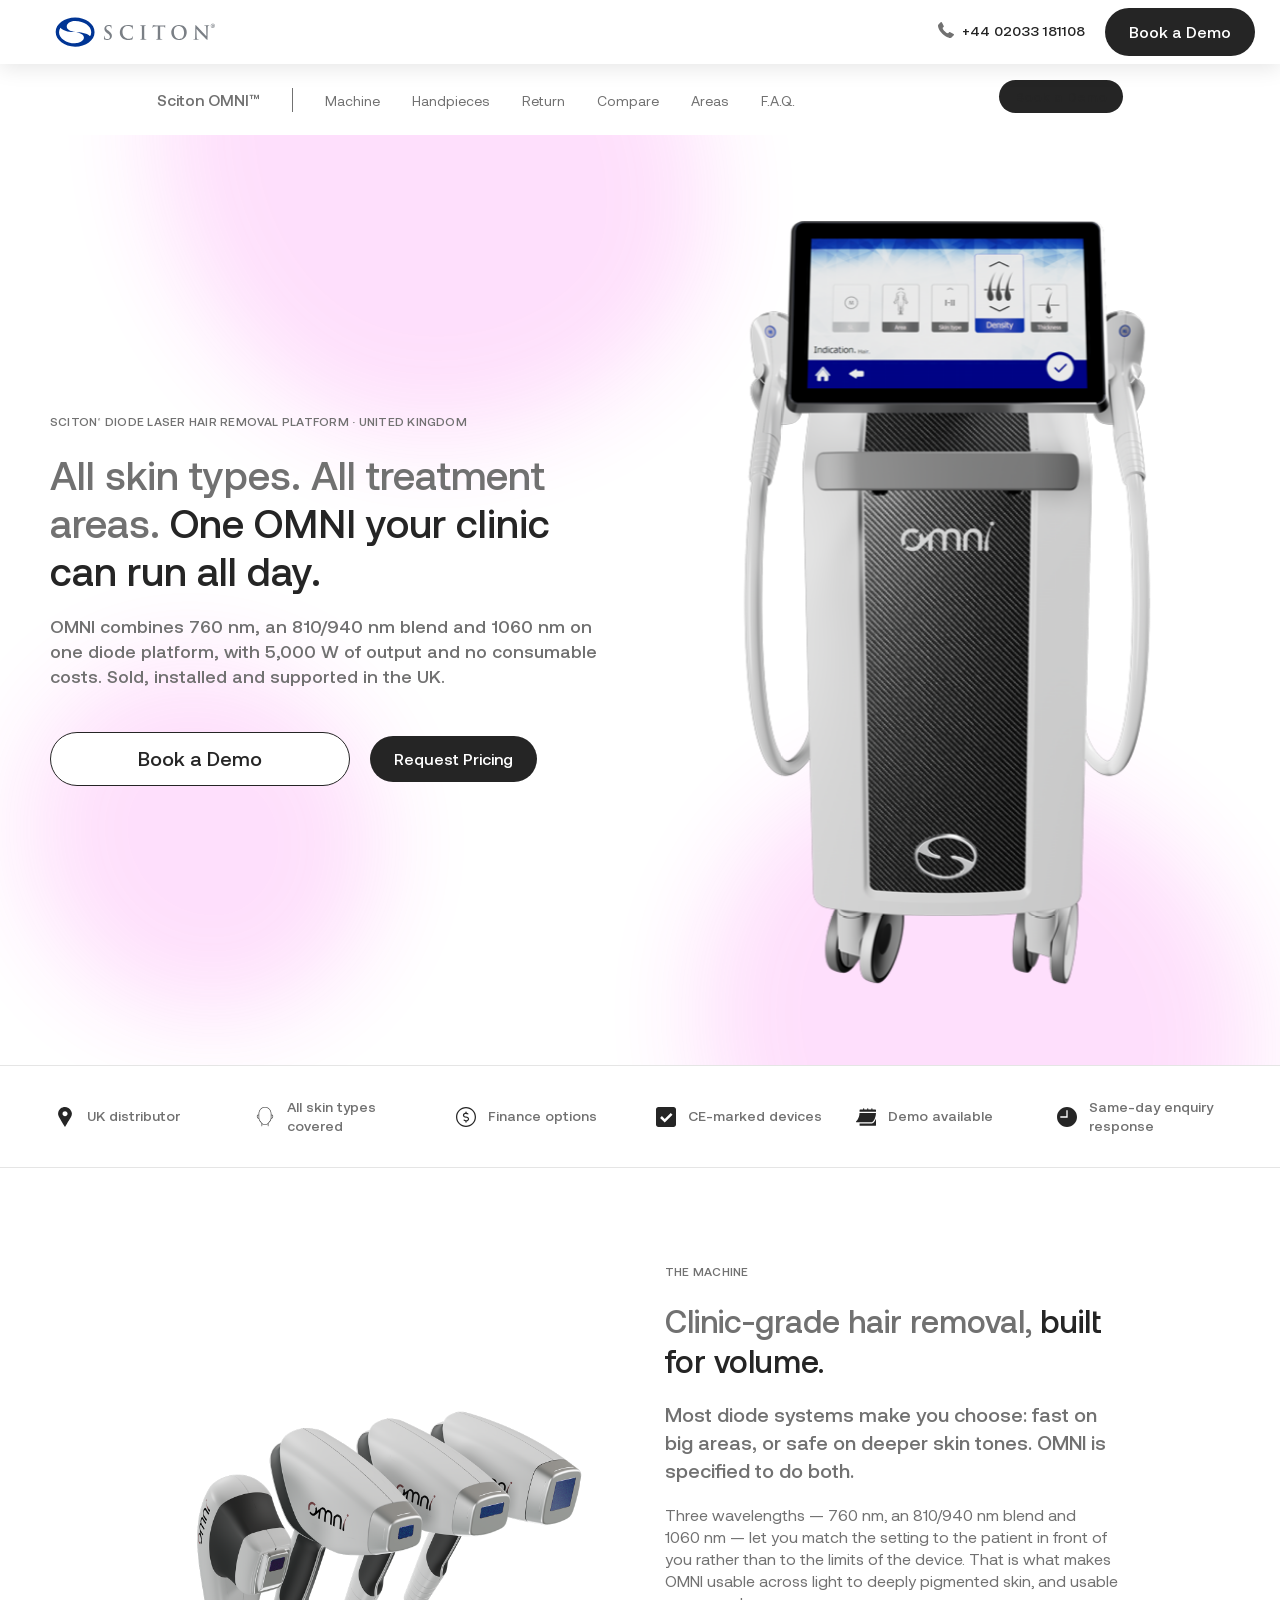
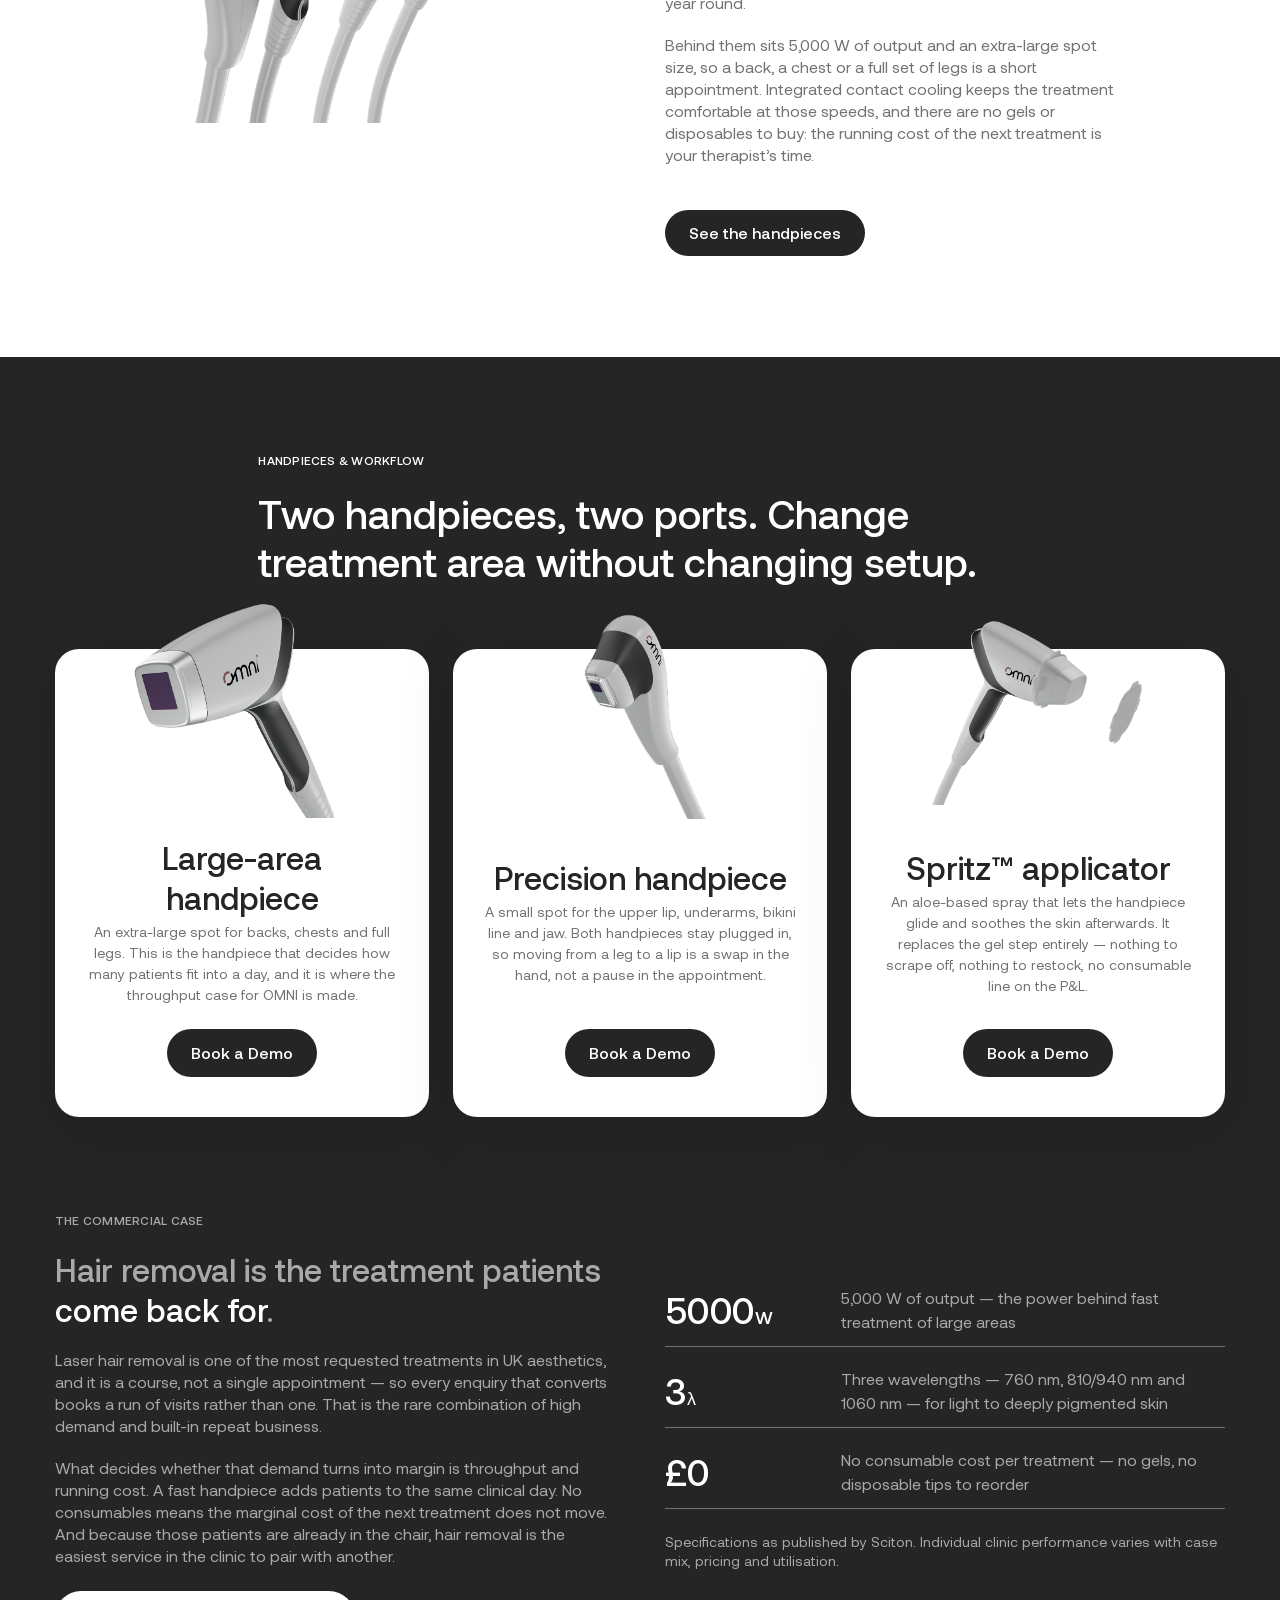
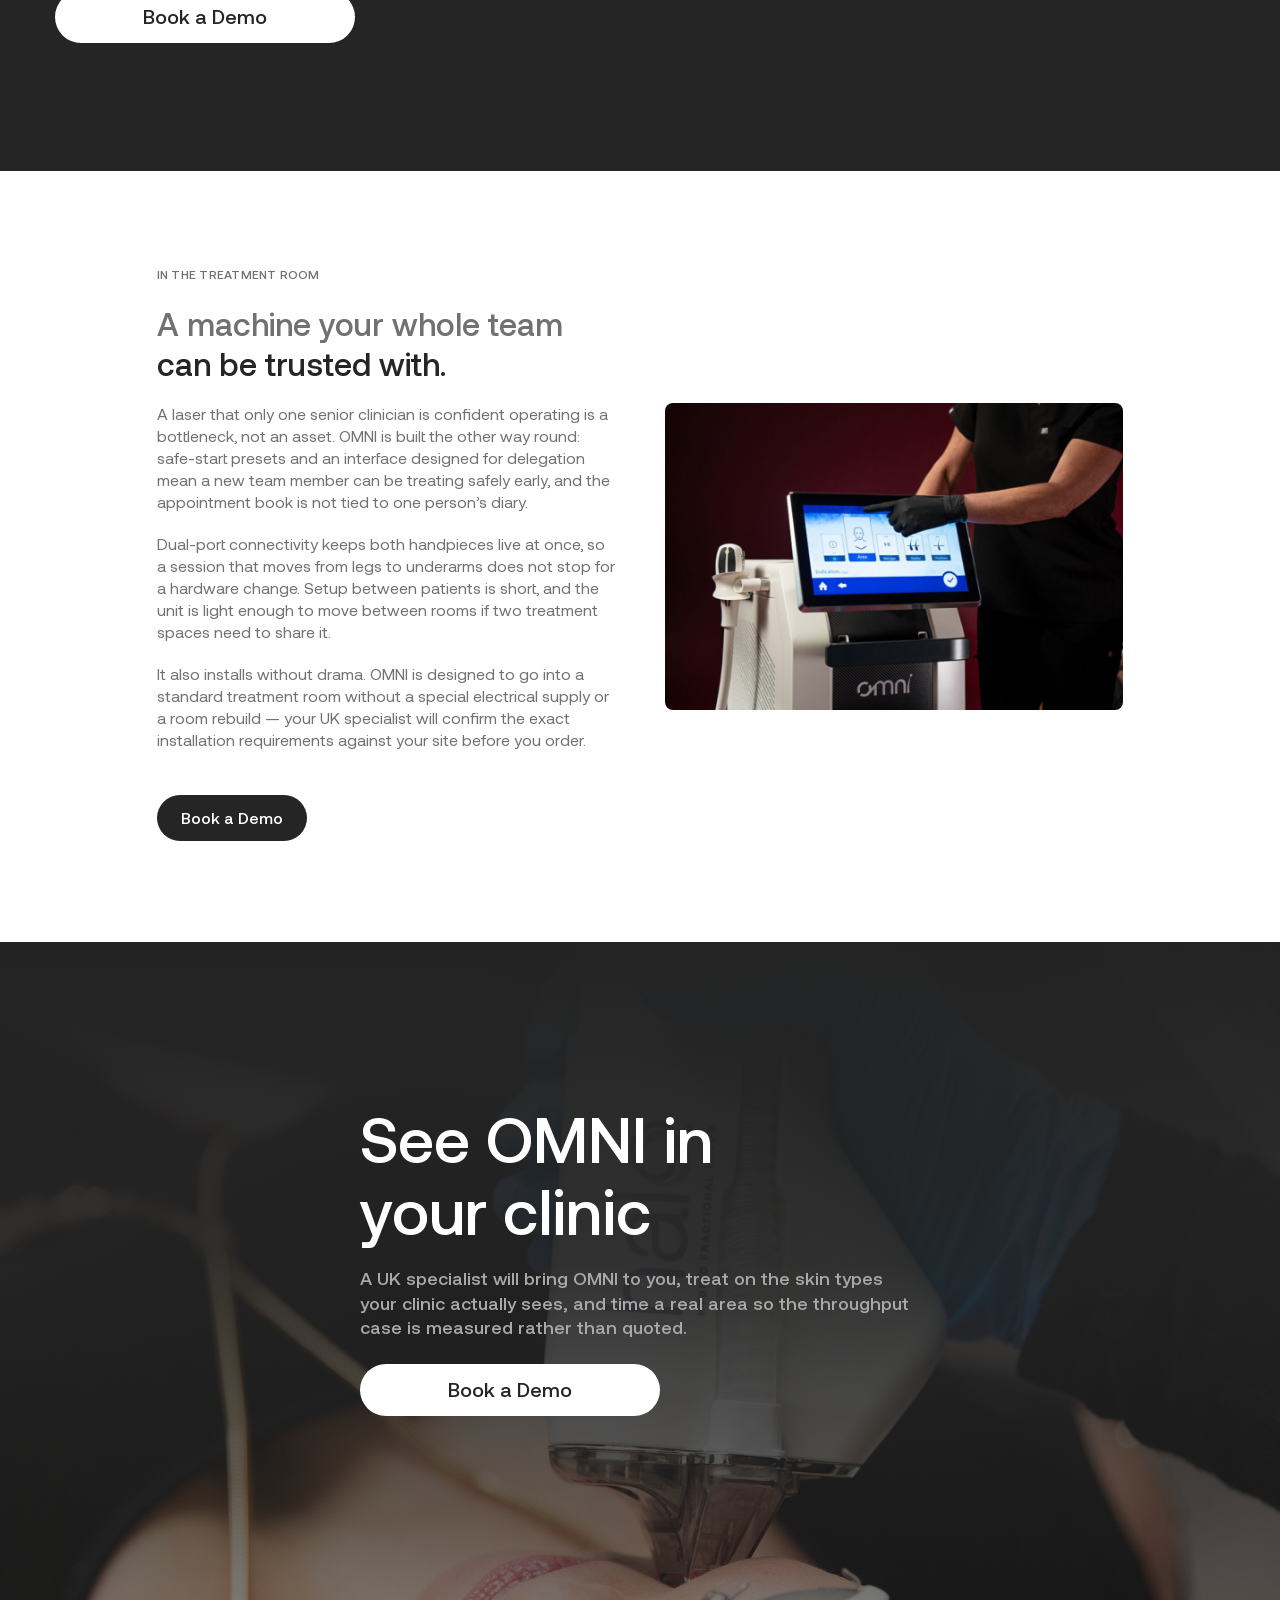
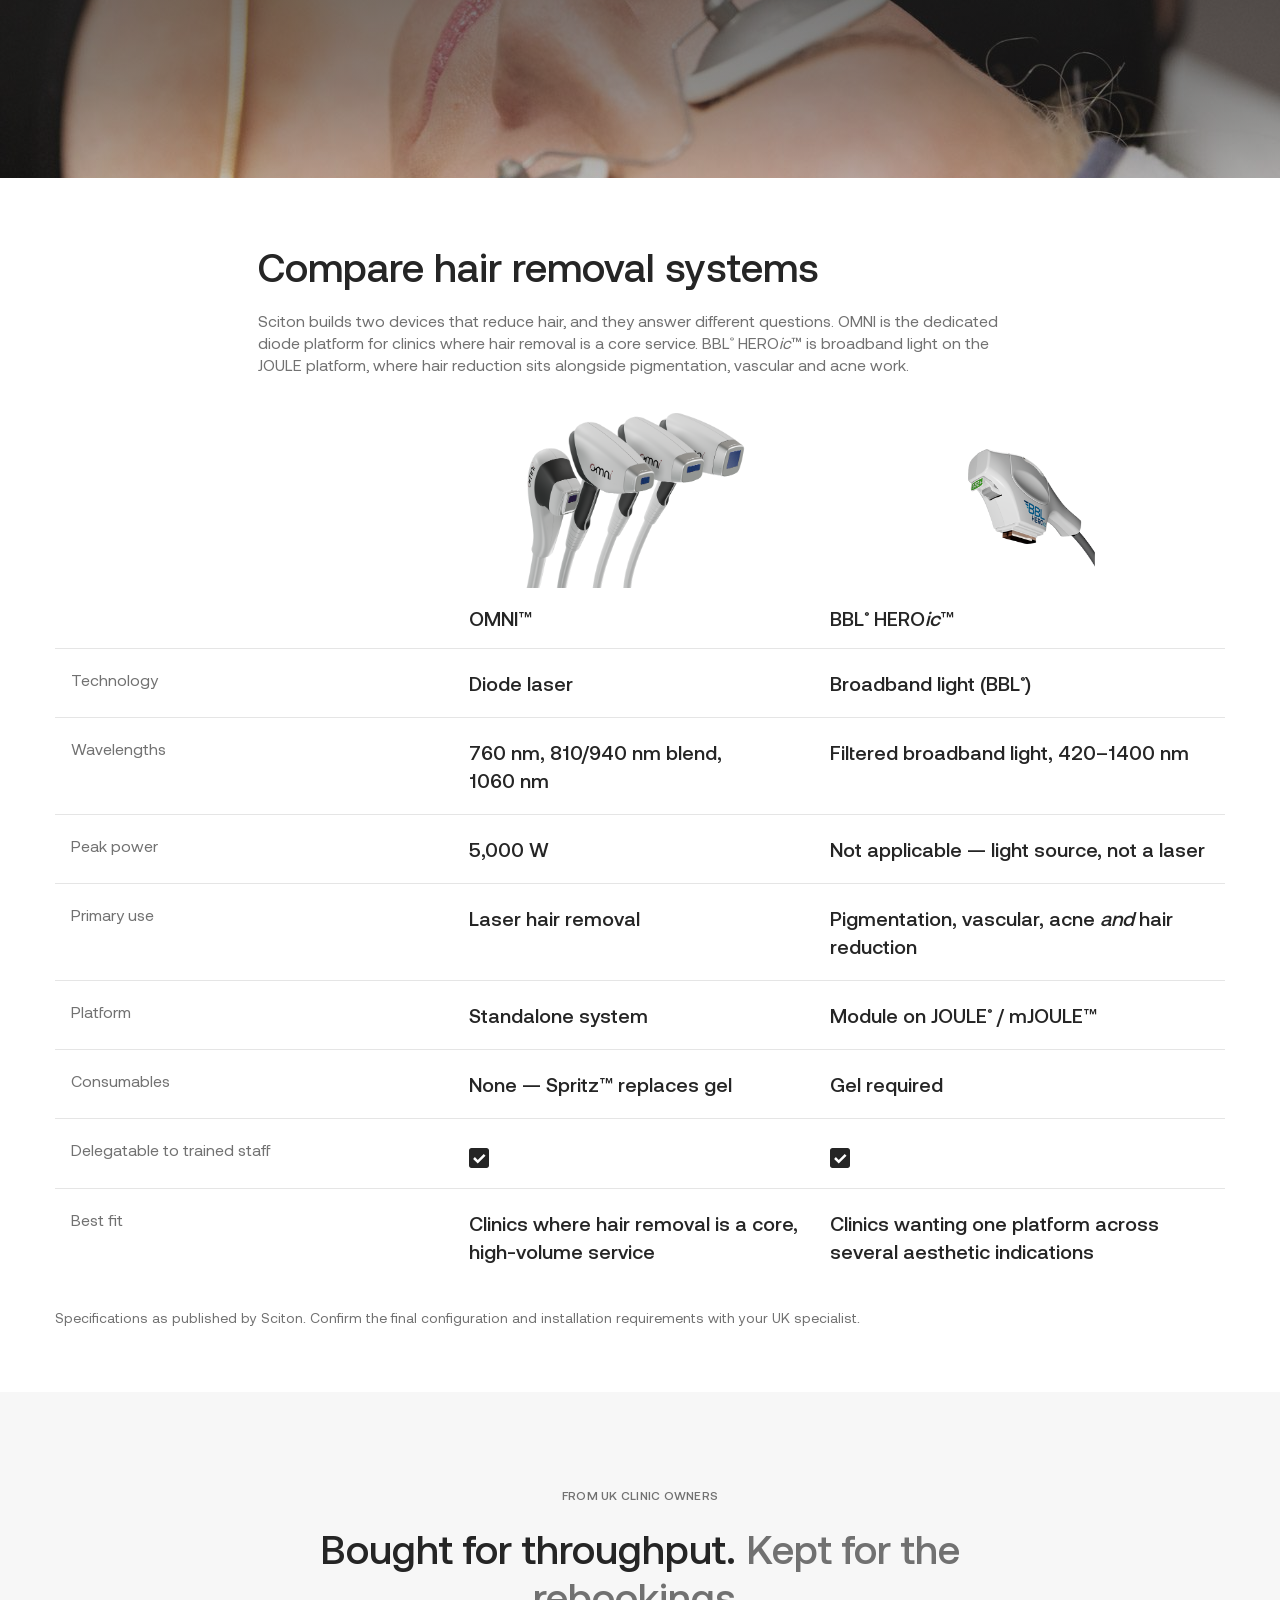
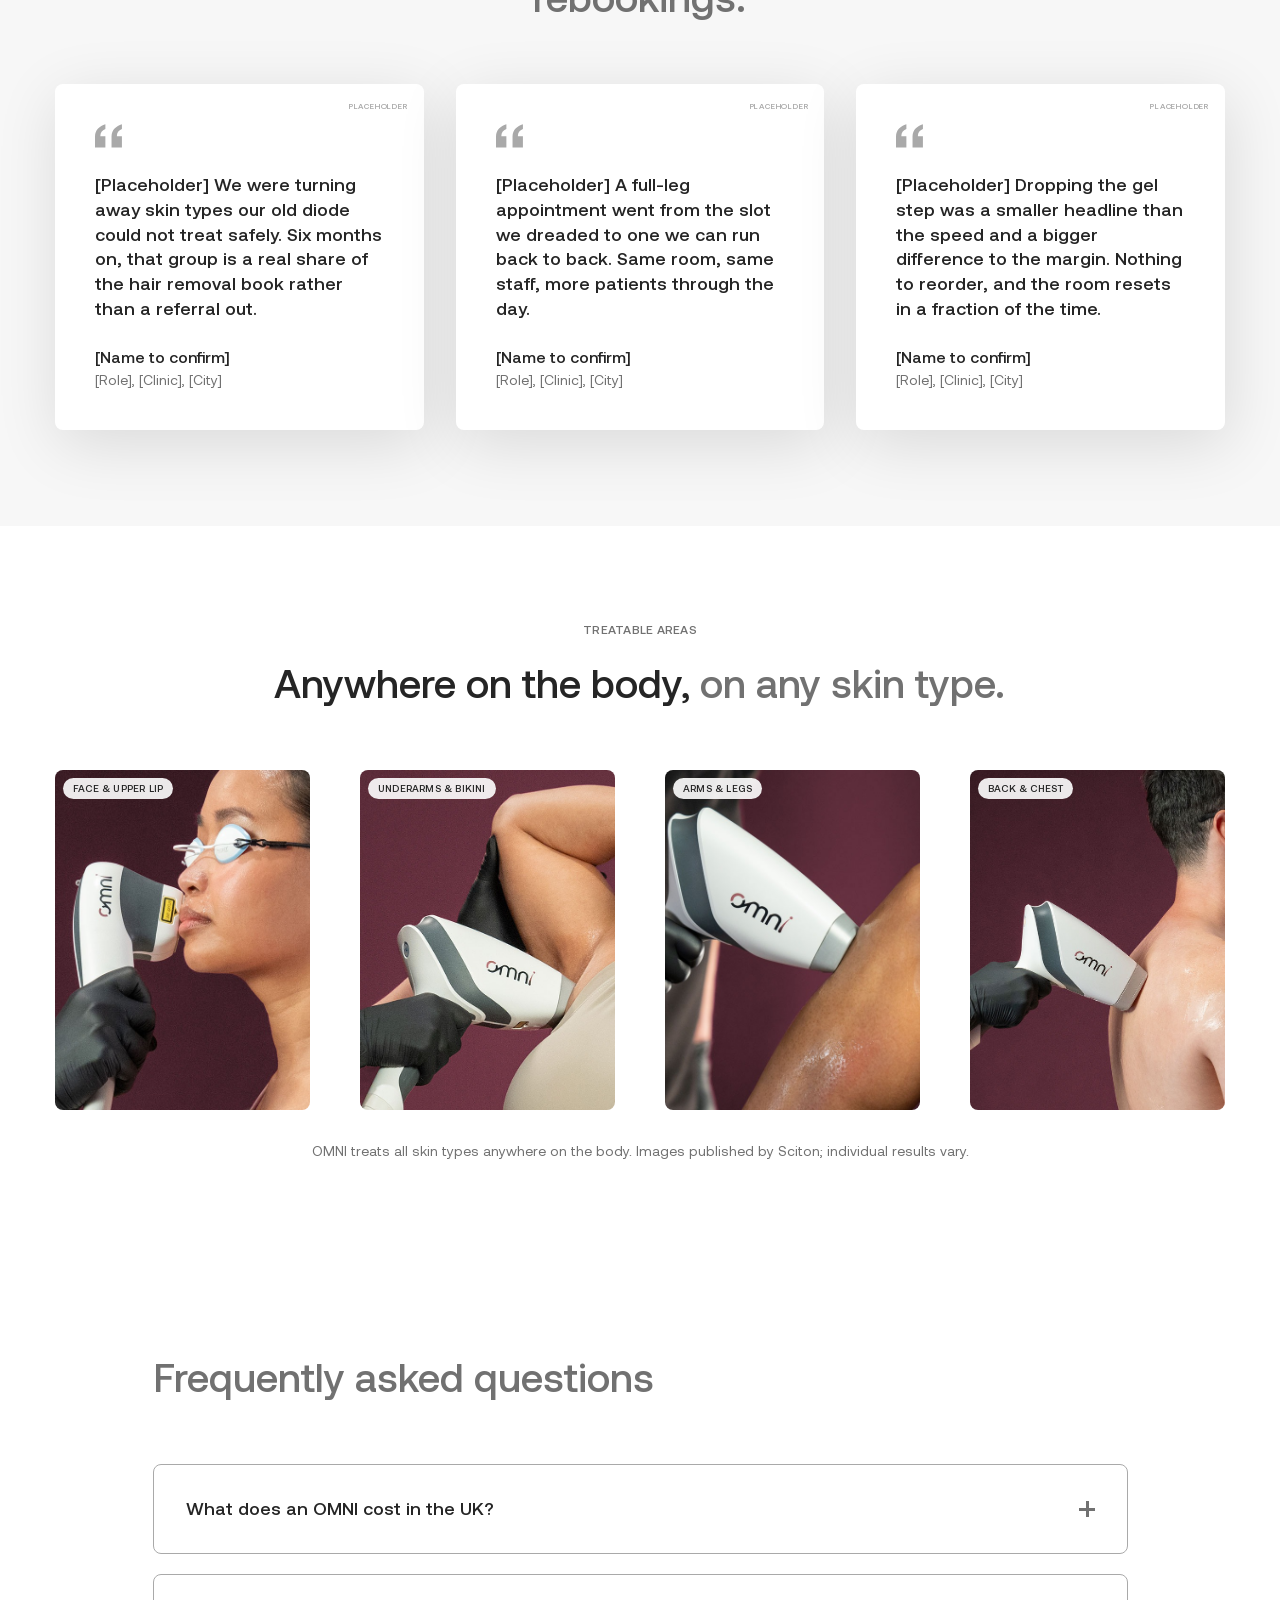
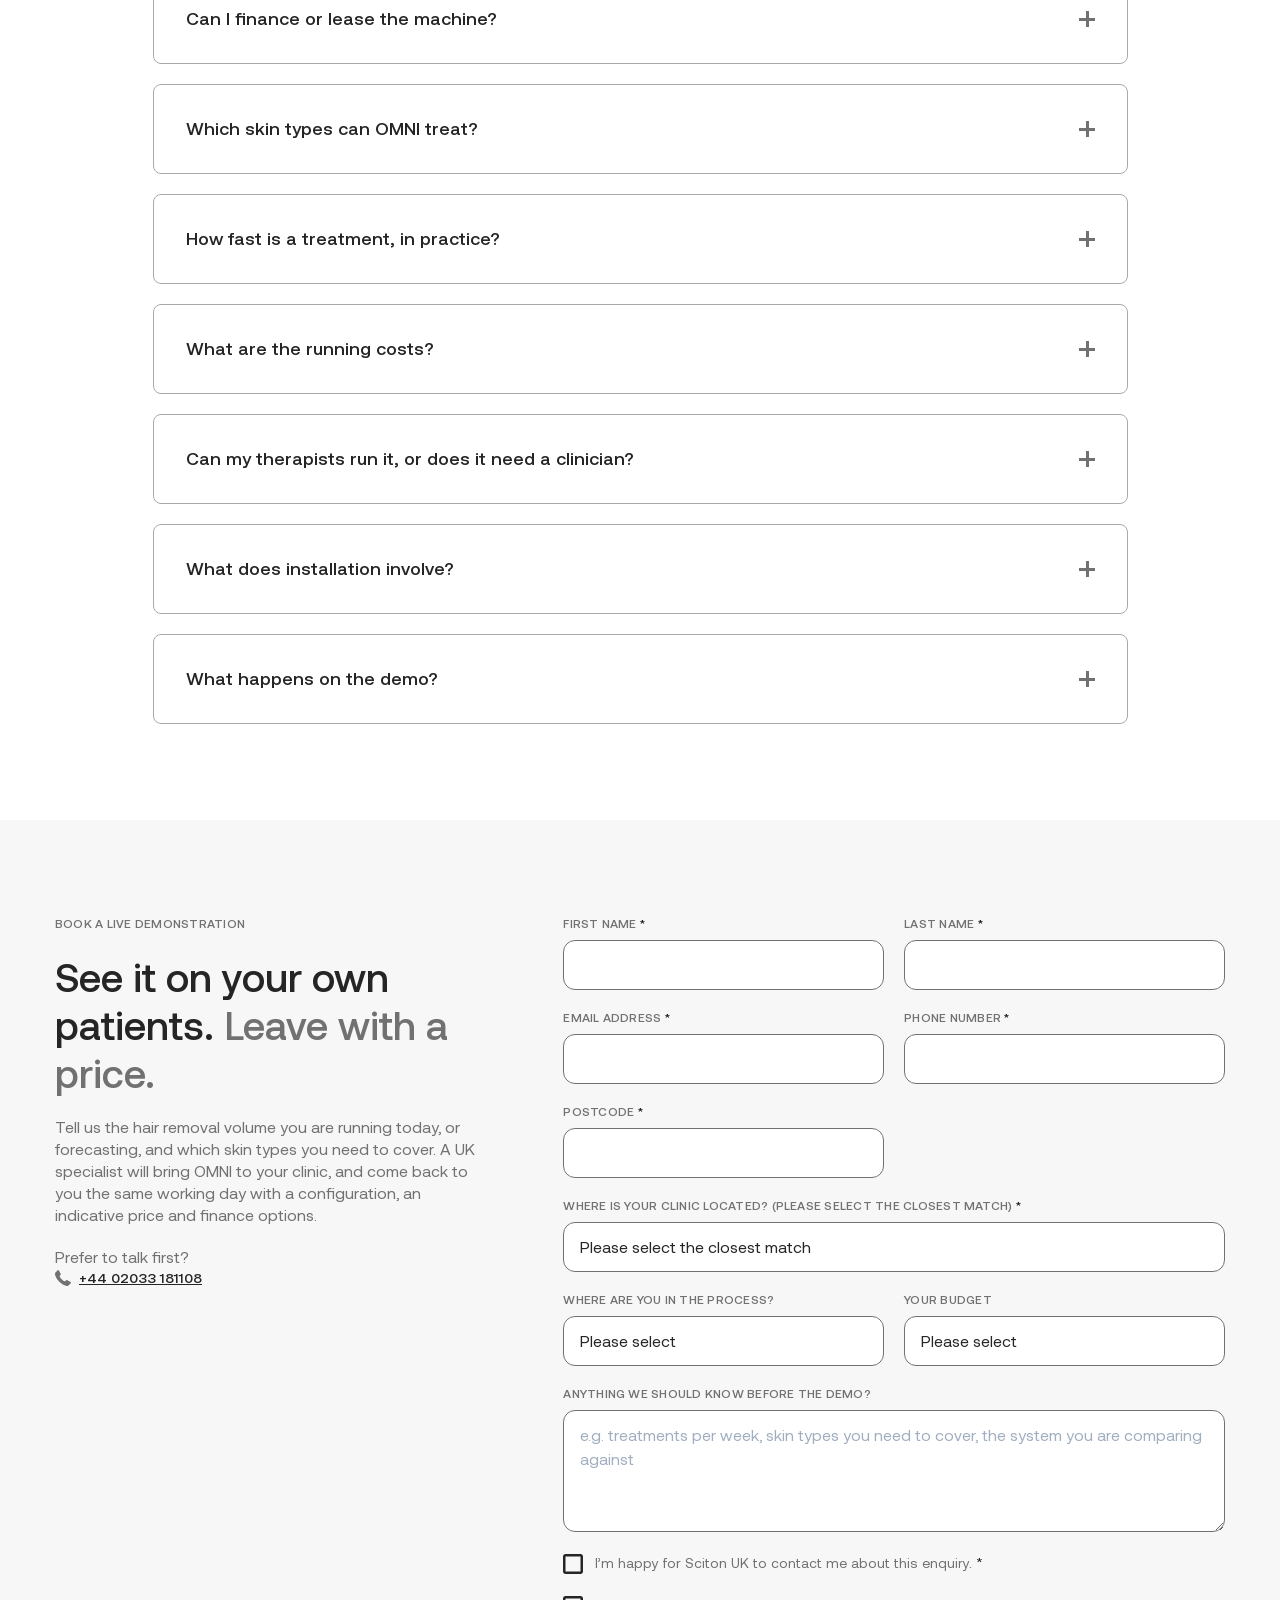
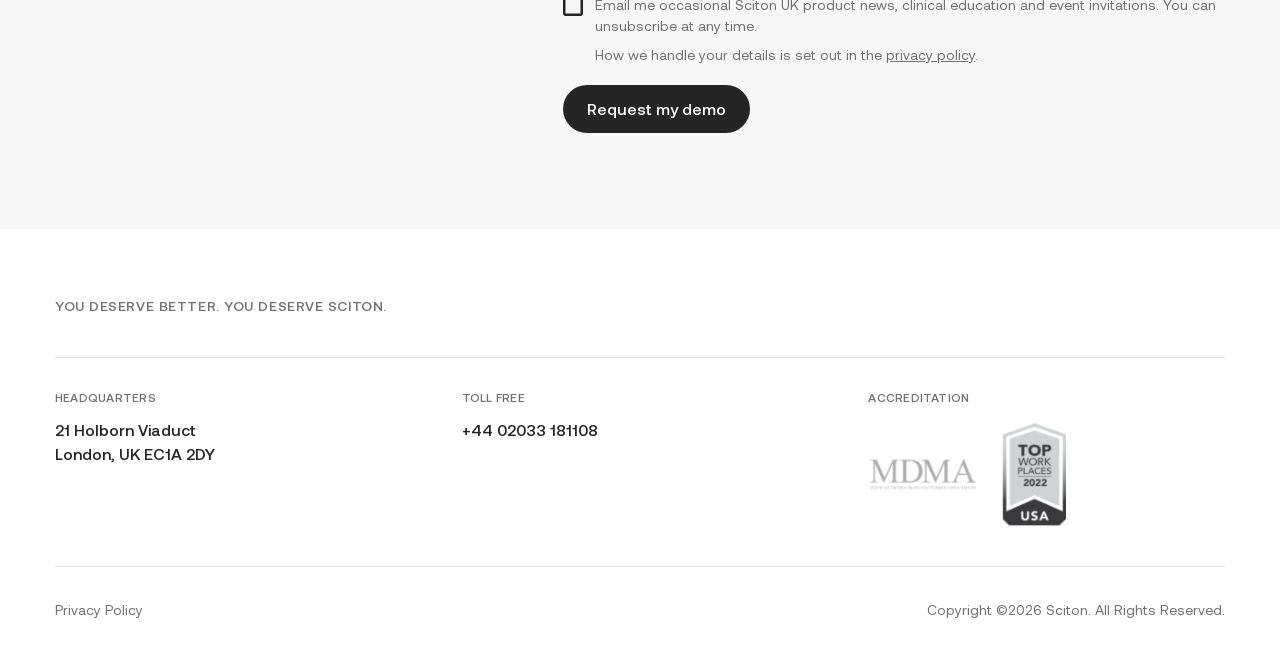
<file: Sciton Landing Pages/lhr-equipment/index.html>
<!doctype html>
<html lang="en-GB">
<head>
<!-- Google Tag Manager -->
<script>(function(w,d,s,l,i){w[l]=w[l]||[];w[l].push({'gtm.start':
new Date().getTime(),event:'gtm.js'});var f=d.getElementsByTagName(s)[0],
j=d.createElement(s),dl=l!='dataLayer'?'&l='+l:'';j.async=true;j.src=
'https://www.googletagmanager.com/gtm.js?id='+i+dl;f.parentNode.insertBefore(j,f);
})(window,document,'script','dataLayer','GTM-N37FXBXC');</script>
<!-- End Google Tag Manager -->
<meta charset="utf-8">
<meta name="viewport" content="width=device-width, initial-scale=1">
<title>Sciton OMNI&trade; UK | Professional Laser Hair Removal Machine | Pricing &amp; Demo</title>
<meta name="description" content="OMNI by Sciton: a diode laser hair removal platform for UK clinics. Multiple wavelengths for all skin types, 5,000 W output, no consumable costs. Request pricing or book a demonstration.">
<meta name="robots" content="noindex, nofollow">
<link rel="canonical" href="https://www.scitonlasers.uk/lhr-equipment">
<link rel="icon" href="../assets/img/sciton-logo.svg">

<link rel="preload" href="../assets/fonts/Aeonik-Regular.woff2" as="font" type="font/woff2" crossorigin>
<link rel="preload" href="../assets/fonts/Aeonik-Medium.woff2" as="font" type="font/woff2" crossorigin>
<link rel="stylesheet" href="../assets/css/sciton-theme.css">
<link rel="stylesheet" href="../assets/css/lp.css">
</head>
<body class="page-omni-lp">
<!-- Google Tag Manager (noscript) -->
<noscript><iframe src="https://www.googletagmanager.com/ns.html?id=GTM-N37FXBXC"
height="0" width="0" style="display:none;visibility:hidden"></iframe></noscript>
<!-- End Google Tag Manager (noscript) -->

<svg aria-hidden="true" focusable="false" style="position:absolute;width:0;height:0;overflow:hidden" version="1.1" xmlns="http://www.w3.org/2000/svg" xmlns:xlink="http://www.w3.org/1999/xlink"><defs><symbol id="icon-sciton-mark" viewBox="0 0 32 32">
<title>sciton-mark</title>
<path d="M16.003 3.692c-8.825 0-16.003 5.255-16.003 11.726s7.181 11.74 16.003 11.74c8.822 0 15.997-5.255 15.997-11.729s-7.178-11.738-15.997-11.738zM2.759 15.433c0.012-1.288 0.401-2.546 1.12-3.62 3.154 3.872 11.819 3.476 11.819 3.476s-6.551-0.727-6.59-4.129c-0.028-2.55 2.61-4.243 5.601-4.633 0.28-0.039 0.56-0.066 0.815-0.091 0.16 0 0.319 0 0.479 0 7.301-0.006 13.247 4.030 13.247 8.997-0.008 1.185-0.339 2.345-0.958 3.36-3.299-3.642-11.645-3.266-11.645-3.266s6.553 0.722 6.59 4.121c0.031 2.556-2.61 4.243-5.601 4.638-0.541 0.069-1.064 0.119-1.56 0.147h-0.073c-7.298 0.003-13.244-4.035-13.244-8.999z"></path>
</symbol><symbol id="icon-progress" viewBox="0 0 32 32">
<title>progress</title>
<path fill="none" stroke="#c5c7c6" style="stroke: var(--color1, #c5c7c6)" stroke-linejoin="round" stroke-linecap="round" stroke-miterlimit="4" stroke-width="3.122" d="M16.001 1.79c1.86 0 3.701 0.366 5.419 1.078s3.279 1.755 4.594 3.070c1.315 1.315 2.358 2.876 3.070 4.594s1.078 3.56 1.078 5.419-0.366 3.701-1.078 5.419c-0.712 1.718-1.755 3.279-3.070 4.594s-2.876 2.358-4.594 3.070c-1.718 0.712-3.56 1.078-5.419 1.078s-3.701-0.366-5.419-1.078c-1.718-0.712-3.279-1.755-4.594-3.070s-2.358-2.876-3.070-4.594-1.078-3.559-1.078-5.419c0-1.86 0.366-3.701 1.078-5.419s1.755-3.279 3.070-4.594c1.315-1.315 2.876-2.358 4.594-3.070s3.559-1.078 5.419-1.078v0z"></path>
<path fill="none" stroke="#4d4d4d" style="stroke: var(--color2, #4d4d4d)" stroke-linejoin="round" stroke-linecap="round" stroke-miterlimit="4" stroke-width="3.122" d="M30.208 14.264c0.348 3.435-0.574 6.886-2.59 9.703s-4.989 4.805-8.356 5.59c-3.367 0.784-6.897 0.311-9.924-1.332s-5.341-4.34-6.506-7.584-1.101-6.811 0.18-10.027c1.281-3.216 3.692-5.859 6.776-7.432s6.666-1.843 10.004-0.981"></path>
</symbol><symbol id="icon-clock" viewBox="0 0 32 32">
      <title>clock</title>
      <path class="path1" d="M16 0c-8.837 0-16 7.163-16 16s7.163 16 16 16 16-7.163 16-16-7.163-16-16-16zM17.055 17.057l-11.747-0.020 0.004-2.11 9.633 0.016v-9.633h2.11v11.747z"></path>
    </symbol><symbol id="icon-location" viewBox="0 0 32 32">
      <title>location</title>
      <path class="path1" d="M26.501 7.964c-0.114-0.427-0.345-0.882-0.516-1.28-2.048-4.921-6.522-6.684-10.134-6.684-4.836 0-10.162 3.243-10.873 9.927v1.366c0 0.057 0.020 0.569 0.048 0.825 0.399 3.185 2.912 6.571 4.789 9.756 2.020 3.413 4.115 6.77 6.192 10.126 1.28-2.19 2.556-4.409 3.807-6.542 0.341-0.626 0.737-1.252 1.078-1.849 0.227-0.398 0.662-0.796 0.861-1.166 2.020-3.698 5.27-7.424 5.27-11.093v-1.507c0-0.398-0.493-1.792-0.521-1.877zM15.94 14.82c-1.422 0-2.978-0.711-3.746-2.674-0.114-0.312-0.105-0.939-0.105-0.996v-0.882c0-2.502 2.125-3.64 3.973-3.64 2.276 0 4.036 1.821 4.036 4.096s-1.883 4.096-4.158 4.096z"></path>
    </symbol><symbol id="icon-phone" viewBox="0 0 32 32">
      <title>phone</title>
      <path class="path1" d="M31.985 25.248c0.068 0.52-0.090 0.971-0.474 1.355l-4.506 4.471c-0.203 0.226-0.469 0.418-0.796 0.576s-0.649 0.26-0.965 0.305c-0.023 0-0.090 0.006-0.203 0.017s-0.26 0.017-0.44 0.017c-0.429 0-1.124-0.073-2.084-0.22s-2.134-0.508-3.523-1.084c-1.389-0.576-2.964-1.44-4.726-2.592s-3.636-2.733-5.623-4.743c-1.581-1.558-2.891-3.049-3.93-4.472s-1.874-2.738-2.507-3.947c-0.632-1.208-1.107-2.304-1.423-3.286s-0.531-1.829-0.644-2.541-0.158-1.27-0.136-1.677c0.023-0.407 0.034-0.632 0.034-0.678 0.045-0.316 0.147-0.638 0.305-0.965s0.35-0.593 0.576-0.796l4.506-4.506c0.316-0.316 0.678-0.474 1.084-0.474 0.294 0 0.553 0.085 0.779 0.254s0.418 0.378 0.576 0.627l3.625 6.877c0.203 0.361 0.26 0.757 0.169 1.186s-0.282 0.79-0.576 1.084l-1.66 1.66c-0.045 0.045-0.085 0.119-0.119 0.22s-0.051 0.186-0.051 0.254c0.090 0.474 0.294 1.016 0.61 1.626 0.271 0.542 0.689 1.203 1.253 1.982s1.366 1.677 2.405 2.693c1.016 1.039 1.92 1.846 2.71 2.422s1.451 0.999 1.982 1.27 0.937 0.435 1.22 0.491l0.423 0.085c0.045 0 0.119-0.017 0.22-0.051s0.175-0.073 0.22-0.119l1.931-1.965c0.407-0.361 0.881-0.542 1.423-0.542 0.384 0 0.689 0.068 0.915 0.203h0.034l6.538 3.862c0.474 0.294 0.757 0.666 0.847 1.118z"></path>
    </symbol><symbol id="icon-play" viewBox="0 0 32 32">
<title>play</title>
<path d="M2.667 0.001v32l26.667-16-26.667-16z"></path>
</symbol><symbol id="icon-chevron-down" viewBox="0 0 32 32">
<title>chevron-down</title>
<path d="M27.68 9.319c-0.426-0.426-1.117-0.426-1.543 0l-10.137 10.138-10.138-10.138c-0.426-0.426-1.117-0.426-1.543 0s-0.426 1.117 0 1.543l10.909 10.909c0.205 0.205 0.482 0.32 0.771 0.32s0.567-0.115 0.771-0.32l10.909-10.909c0.426-0.426 0.426-1.117 0-1.543z"></path>
</symbol><symbol id="icon-chevron-left" viewBox="0 0 32 32">
<title>chevron-left</title>
<path d="M11.634 16l10.138-10.138c0.426-0.426 0.426-1.117 0-1.543s-1.117-0.426-1.543 0l-10.909 10.909c-0.205 0.204-0.32 0.482-0.32 0.771s0.115 0.567 0.32 0.771l10.909 10.909c0.213 0.213 0.492 0.32 0.771 0.32s0.558-0.106 0.771-0.32c0.426-0.426 0.426-1.117 0-1.543l-10.138-10.137z"></path>
</symbol><symbol id="icon-chevron-right" viewBox="0 0 32 32">
<title>chevron-right</title>
<path d="M21.771 15.228l-10.909-10.909c-0.426-0.426-1.117-0.426-1.543 0s-0.426 1.117 0 1.543l10.138 10.137-10.138 10.138c-0.426 0.426-0.426 1.117 0 1.543 0.213 0.213 0.492 0.32 0.771 0.32s0.558-0.107 0.771-0.32l10.909-10.909c0.205-0.205 0.32-0.482 0.32-0.771s-0.115-0.567-0.32-0.771z"></path>
</symbol><symbol id="icon-chevron-up" viewBox="0 0 32 32">
<title>chevron-up</title>
<path d="M27.68 20.228l-10.909-10.909c-0.204-0.205-0.482-0.319-0.771-0.319s-0.567 0.115-0.771 0.32l-10.909 10.909c-0.426 0.426-0.426 1.117 0 1.543s1.117 0.426 1.543 0l10.137-10.138 10.138 10.138c0.213 0.213 0.492 0.32 0.771 0.32s0.558-0.107 0.771-0.32c0.426-0.426 0.426-1.117-0-1.543z"></path>
</symbol><symbol id="icon-facebook" viewBox="0 0 19 32">
      <title>facebook</title>
      <path class="path1" d="M17.125 0.214v4.714h-2.804q-1.536 0-2.071 0.643t-0.536 1.929v3.375h5.232l-0.696 5.286h-4.536v13.554h-5.464v-13.554h-4.554v-5.286h4.554v-3.893q0-3.321 1.857-5.152t4.946-1.83q2.625 0 4.071 0.214z"></path>
    </symbol><symbol id="icon-vimeo" viewBox="0 0 32 32">
<title>vimeo</title>
<path d="M31.988 8.563c-0.144 3.113-2.319 7.381-6.525 12.794-4.35 5.65-8.031 8.481-11.044 8.481-1.863 0-3.444-1.719-4.731-5.163-0.863-3.156-1.719-6.313-2.581-9.469-0.956-3.444-1.981-5.162-3.081-5.162-0.237 0-1.075 0.506-2.513 1.506l-1.506-1.938c1.581-1.387 3.138-2.775 4.669-4.162 2.106-1.819 3.688-2.775 4.744-2.875 2.487-0.237 4.025 1.463 4.6 5.106 0.619 3.931 1.050 6.375 1.294 7.331 0.719 3.263 1.506 4.894 2.369 4.894 0.669 0 1.675-1.056 3.019-3.175 1.337-2.113 2.056-3.725 2.156-4.831 0.194-1.825-0.525-2.744-2.156-2.744-0.769 0-1.556 0.175-2.369 0.525 1.575-5.15 4.575-7.65 9.012-7.506 3.281 0.087 4.831 2.219 4.644 6.388z"></path>
</symbol><symbol id="icon-instagram" viewBox="0 0 27 32">
      <title>instagram</title>
      <path class="path1" d="M18.286 16q0-1.893-1.339-3.232t-3.232-1.339-3.232 1.339-1.339 3.232 1.339 3.232 3.232 1.339 3.232-1.339 1.339-3.232zM20.75 16q0 2.929-2.054 4.982t-4.982 2.054-4.982-2.054-2.054-4.982 2.054-4.982 4.982-2.054 4.982 2.054 2.054 4.982zM22.679 8.679q0 0.679-0.482 1.161t-1.161 0.482-1.161-0.482-0.482-1.161 0.482-1.161 1.161-0.482 1.161 0.482 0.482 1.161zM13.714 4.75q-0.125 0-1.366-0.009t-1.884 0-1.723 0.054-1.839 0.179-1.277 0.33q-0.893 0.357-1.571 1.036t-1.036 1.571q-0.196 0.518-0.33 1.277t-0.179 1.839-0.054 1.723 0 1.884 0.009 1.366-0.009 1.366 0 1.884 0.054 1.723 0.179 1.839 0.33 1.277q0.357 0.893 1.036 1.571t1.571 1.036q0.518 0.196 1.277 0.33t1.839 0.179 1.723 0.054 1.884 0 1.366-0.009 1.366 0.009 1.884 0 1.723-0.054 1.839-0.179 1.277-0.33q0.893-0.357 1.571-1.036t1.036-1.571q0.196-0.518 0.33-1.277t0.179-1.839 0.054-1.723 0-1.884-0.009-1.366 0.009-1.366 0-1.884-0.054-1.723-0.179-1.839-0.33-1.277q-0.357-0.893-1.036-1.571t-1.571-1.036q-0.518-0.196-1.277-0.33t-1.839-0.179-1.723-0.054-1.884 0-1.366 0.009zM27.429 16q0 4.089-0.089 5.661-0.179 3.714-2.214 5.75t-5.75 2.214q-1.571 0.089-5.661 0.089t-5.661-0.089q-3.714-0.179-5.75-2.214t-2.214-5.75q-0.089-1.571-0.089-5.661t0.089-5.661q0.179-3.714 2.214-5.75t5.75-2.214q1.571-0.089 5.661-0.089t5.661 0.089q3.714 0.179 5.75 2.214t2.214 5.75q0.089 1.571 0.089 5.661z"></path>
    </symbol><symbol id="icon-youtube" viewBox="0 0 32 32">
    <title>youtube</title>
    <path d="M28.091 13.733l-21.294-13.417c-0.63-0.375-1.411-0.312-2.002-0.312-2.361 0-2.351 1.823-2.351 2.285v27.422c0 0.39-0.010 2.285 2.351 2.285 0.59 0 1.372 0.062 2.002-0.312l21.294-13.416c1.748-1.040 1.446-2.267 1.446-2.267s0.302-1.227-1.446-2.267z"></path>
    </symbol><symbol id="icon-linkedin" viewBox="0 0 32 32">
    <title>linkedin</title>
    <path d="M12 12h5.535v2.837h0.079c0.77-1.381 2.655-2.837 5.464-2.837 5.842 0 6.922 3.637 6.922 8.367v9.633h-5.769v-8.54c0-2.037-0.042-4.657-3.001-4.657-3.005 0-3.463 2.218-3.463 4.509v8.688h-5.767v-18z"></path>
    <path d="M2 12h6v18h-6v-18z"></path>
    <path d="M8 7c0 1.657-1.343 3-3 3s-3-1.343-3-3c0-1.657 1.343-3 3-3s3 1.343 3 3z"></path>
    </symbol><symbol id="icon-checkbox" viewBox="0 0 32 32">
      <title>checkbox</title>
      <path d="M28 0h-24c-2.2 0-4 1.8-4 4v24c0 2.2 1.8 4 4 4h24c2.2 0 4-1.8 4-4v-24c0-2.2-1.8-4-4-4zM28 28h-24v-24h24v24z"></path>
    </symbol><symbol id="icon-checkbox-checked" viewBox="0 0 32 32">
      <title>checkbox-checked</title>
      <path d="M28 0h-24c-2.2 0-4 1.8-4 4v24c0 2.2 1.8 4 4 4h24c2.2 0 4-1.8 4-4v-24c0-2.2-1.8-4-4-4zM14 24.828l-7.414-7.414 2.828-2.828 4.586 4.586 9.586-9.586 2.828 2.828-12.414 12.414z"></path>
    </symbol><symbol id="icon-left-arrow" viewBox="0 0 46 32">
<title>left-arrow</title>
<path d="M15.111 1.043c0.628-0.628 1.618-0.628 2.246 0 0.607 0.607 0.607 1.618 0 2.223l-11.388 11.388h37.579c0.876 0 1.595 0.696 1.595 1.572s-0.719 1.595-1.595 1.595h-37.579l11.388 11.367c0.607 0.629 0.607 1.64 0 2.246-0.628 0.628-1.618 0.628-2.246 0l-14.084-14.084c-0.607-0.607-0.607-1.618 0-2.223l14.084-14.084z"></path>
</symbol><symbol id="icon-right-arrow" viewBox="0 0 48 32">
<title>right-arrow</title>
<path d="M31.514 1.458c-0.59-0.611-1.573-0.611-2.184 0-0.59 0.59-0.59 1.573 0 2.162l11.074 11.073h-36.541c-0.852 0.001-1.529 0.678-1.529 1.53s0.677 1.551 1.529 1.551h36.541l-11.074 11.053c-0.59 0.611-0.59 1.595 0 2.184 0.611 0.611 1.595 0.611 2.184 0l13.695-13.695c0.611-0.59 0.611-1.573 0-2.162l-13.695-13.696z"></path>
</symbol><symbol id="icon-down-arrow" viewBox="0 0 22 32">
<title>down-arrow</title>
<path d="M21.67 21.41c0.44-0.425 0.44-1.132 0-1.572-0.425-0.425-1.132-0.425-1.556 0l-7.973 7.973v-26.309c-0.001-0.613-0.488-1.101-1.102-1.101s-1.117 0.487-1.117 1.101v26.309l-7.958-7.973c-0.44-0.425-1.148-0.425-1.572 0-0.44 0.44-0.44 1.148 0 1.572l9.86 9.86c0.425 0.44 1.132 0.44 1.557 0l9.861-9.86z"></path>
</symbol><symbol id="icon-quotes" viewBox="0 0 37 32">
<title>quotes</title>
<path d="M36.379 6.512c-2.246 0.823-3.967 2.096-5.165 3.818-1.123 1.722-1.684 3.78-1.684 6.175h6.849v15.158h-14.035v-15.158c0-2.096 0.374-4.042 1.123-5.839s1.759-3.368 3.032-4.716c1.273-1.422 2.732-2.62 4.379-3.593 1.722-0.973 3.556-1.759 5.502-2.358v6.512zM14.035 6.512c-2.246 0.823-3.967 2.096-5.165 3.818-1.123 1.722-1.684 3.78-1.684 6.175h6.849v15.158h-14.035v-15.158c0-2.096 0.374-4.042 1.123-5.839s1.759-3.368 3.032-4.716c1.273-1.422 2.732-2.62 4.379-3.593 1.722-0.973 3.556-1.759 5.502-2.358v6.512z"></path>
</symbol><symbol id="icon-quotations" viewBox="0 0 32 32">
    <path fill="#a9a9a9" style="fill: var(--color1, #a9a9a9)" opacity="0.2" d="M32 7.994c-1.975 0.707-3.49 1.8-4.543 3.279-0.988 1.479-1.482 3.247-1.482 5.305h6.025v13.021h-12.346v-13.021c0-1.8 0.329-3.472 0.988-5.016s1.547-2.894 2.667-4.051c1.119-1.222 2.403-2.251 3.852-3.087 1.514-0.836 3.128-1.511 4.84-2.026v5.594zM12.346 7.994c-1.975 0.707-3.49 1.8-4.543 3.279-0.988 1.479-1.481 3.247-1.481 5.305h6.025v13.021h-12.346v-13.021c0-1.8 0.329-3.472 0.988-5.016s1.547-2.894 2.667-4.051c1.119-1.222 2.403-2.251 3.852-3.087 1.514-0.836 3.128-1.511 4.84-2.026v5.594z"></path>
    </symbol><symbol id="icon-plus" viewBox="0 0 32 32">
<title>plus</title>
<path d="M0 14h32v6h-32v-6z"></path>
<path d="M12 32v-32h6v32h-6z"></path>
</symbol><symbol id="icon-minus" viewBox="0 0 32 32">
<title>minus</title>
<path d="M0 19.2v-6.4h32v6.4h-32z"></path>
</symbol><symbol id="icon-send" viewBox="0 0 24 24">
      <title>send</title>
      <path d="M2.016 21v-6.984l15-2.016-15-2.016v-6.984l21 9z"></path>
    </symbol><symbol id="icon-calendar" viewBox="0 0 32 32">
<title>calendar</title>
<path d="M0.936 24.438h24.501c0.22 0 0.432-0.077 0.601-0.217 0.235-0.197 5.604-4.815 5.931-14.784h-26.314c-0.326 9.049-5.27 13.302-5.321 13.344-0.301 0.255-0.412 0.67-0.277 1.040s0.485 0.616 0.879 0.616z"></path>
<path d="M31.062 3.812h-4.688v-0.938c0-0.525-0.413-0.938-0.938-0.938s-0.938 0.413-0.938 0.938v0.938h-4.75v-0.938c0-0.525-0.413-0.938-0.938-0.938s-0.938 0.413-0.938 0.938v0.938h-4.688v-0.938c0-0.525-0.413-0.938-0.938-0.938s-0.938 0.413-0.938 0.938v0.938h-4.688c-0.525 0-0.938 0.413-0.938 0.938v2.813h26.314v-2.813c0-0.525-0.413-0.938-0.938-0.938z"></path>
<path d="M27.242 25.658c-0.509 0.424-1.148 0.655-1.805 0.655h-19.751v2.813c0 0.518 0.419 0.938 0.938 0.938h24.439c0.518 0 0.938-0.419 0.938-0.938v-10.51c-1.808 4.435-4.33 6.684-4.758 7.042z"></path>
</symbol><symbol id="icon-dollar-circle" viewBox="0 0 32 32">
<title>dollar-circle</title>
<path d="M16 0c-8.822 0-16 7.178-16 16s7.178 16 16 16 16-7.178 16-16-7.178-16-16-16zM16 30c-7.72 0-14-6.28-14-14s6.28-14 14-14 14 6.28 14 14-6.28 14-14 14z"></path>
<path d="M16 15c-1.626 0-3-0.916-3-2s1.374-2 3-2c0.92 0 1.772 0.288 2.336 0.788 0.412 0.366 1.042 0.332 1.412-0.084 0.368-0.412 0.33-1.044-0.084-1.412-0.7-0.622-1.64-1.042-2.664-1.208v-1.084c0-0.552-0.448-1-1-1s-1 0.448-1 1v1.080c-2.28 0.372-4 1.988-4 3.92 0 2.206 2.244 4 5 4 1.626 0 3 0.916 3 2s-1.374 2-3 2c-0.92 0-1.772-0.288-2.336-0.788-0.412-0.368-1.044-0.332-1.412 0.084-0.368 0.412-0.33 1.044 0.084 1.412 0.7 0.624 1.64 1.042 2.664 1.21v1.082c0 0.552 0.448 1 1 1s1-0.448 1-1v-1.080c2.28-0.372 4-1.988 4-3.92 0-2.206-2.244-4-5-4z"></path>
</symbol><symbol id="icon-wave" viewBox="0 0 32 32">
<title>wave</title>
<path d="M30.039 17.309c0.591-0.59 0.917-1.375 0.918-2.21s-0.325-1.621-0.915-2.212c-0.301-0.301-0.649-0.527-1.021-0.679l1.283-1.278c0.593-0.59 0.92-1.375 0.921-2.211s-0.324-1.622-0.915-2.214l-0.033-0.033c-0.456-0.456-1.020-0.742-1.611-0.856 0.036-0.19 0.055-0.385 0.055-0.582 0.001-0.836-0.324-1.622-0.915-2.213l-0.041-0.041c-0.59-0.59-1.375-0.915-2.21-0.915-0.564 0-1.104 0.149-1.578 0.427-0.154-0.418-0.398-0.8-0.721-1.124l-0.027-0.027c-1.218-1.218-3.201-1.218-4.42 0l-8.351 8.352 1.037-4.284c0.41-1.693-0.515-3.419-2.151-4.015-0.921-0.336-1.943-0.259-2.803 0.209s-1.48 1.285-1.698 2.241l-0.142 0.623c-0.68 2.98-1.805 5.975-3.343 8.902-1.152 2.193-1.591 4.757-1.236 7.22 0.368 2.549 1.527 4.861 3.353 6.687 2.241 2.241 5.22 3.475 8.389 3.475h0.008c3.172-0.002 6.153-1.24 8.393-3.486l2.391-2.397 7.384-7.357zM18.905 25.707c-1.878 1.883-4.376 2.92-7.035 2.922h-0.007c-2.656 0-5.153-1.034-7.032-2.913-1.53-1.53-2.502-3.468-2.81-5.603-0.298-2.066 0.070-4.216 1.035-6.053 1.615-3.073 2.798-6.225 3.515-9.367l0.142-0.623c0.097-0.425 0.361-0.773 0.744-0.981s0.819-0.241 1.228-0.092c0.717 0.261 1.122 1.017 0.942 1.758l-1.842 7.606c-0.218 0.784 0.792 1.657 1.612 0.905l10.768-10.768c0.47-0.47 1.234-0.47 1.703-0.001l0.027 0.027c0.227 0.228 0.353 0.53 0.353 0.852s-0.125 0.624-0.353 0.852c-1.753 1.753-4.897 4.896-6.617 6.617-0.375 0.375-0.375 0.983 0 1.358s0.983 0.375 1.358 0c1.063-1.063 7.17-7.17 8.065-8.065 0.227-0.228 0.53-0.353 0.852-0.353s0.624 0.125 0.852 0.353l0.041 0.041c0.228 0.228 0.353 0.531 0.353 0.853s-0.126 0.625-0.355 0.853c-2.408 2.398-5.701 5.677-8.084 8.052-0.376 0.374-0.377 0.982-0.003 1.358 0.188 0.188 0.434 0.283 0.68 0.283 0.245 0 0.49-0.093 0.678-0.28 1.602-1.596 5.968-5.944 7.501-7.469 0.47-0.467 1.233-0.466 1.702 0.002l0.033 0.033c0.228 0.228 0.353 0.531 0.353 0.853s-0.126 0.625-0.355 0.853c-2.335 2.326-6.034 6.010-8.35 8.318-0.376 0.374-0.377 0.982-0.003 1.358 0.188 0.188 0.434 0.282 0.68 0.282 0.245 0 0.49-0.093 0.678-0.28l5.029-5.006c0.47-0.465 1.232-0.463 1.699 0.004 0.228 0.228 0.353 0.53 0.353 0.853s-0.126 0.625-0.353 0.852l-7.385 7.359-2.393 2.399z"></path>
<path d="M28.881 23.974c0.209-0.488-0.017-1.052-0.505-1.261s-1.052 0.017-1.261 0.505c-0.322 0.753-0.782 1.43-1.366 2.015-0.714 0.714-1.558 1.237-2.509 1.554-0.503 0.168-0.775 0.712-0.607 1.215 0.134 0.402 0.509 0.657 0.911 0.657 0.101 0 0.203-0.016 0.304-0.049 1.235-0.412 2.332-1.091 3.259-2.018 0.758-0.759 1.355-1.639 1.774-2.617z"></path>
<path d="M31.418 24.504c-0.488-0.209-1.052 0.017-1.261 0.504-0.449 1.047-1.088 1.99-1.902 2.803-0.946 0.946-2.058 1.652-3.306 2.1-0.499 0.179-0.759 0.729-0.58 1.228 0.141 0.392 0.51 0.636 0.904 0.636 0.108 0 0.217-0.018 0.324-0.057 1.517-0.544 2.868-1.402 4.016-2.549 0.987-0.986 1.763-2.132 2.309-3.404 0.209-0.487-0.017-1.052-0.504-1.261z"></path>
</symbol><symbol id="icon-arrow-top-right" viewBox="0 0 32 32">
<title>arrow-top-right</title>
<path d="M4.768 26.779c0.312 0.312 0.819 0.312 1.131 0l21.213-21.213c0.312-0.312 0.312-0.819 0-1.131s-0.819-0.312-1.131 0l-21.213 21.213c-0.312 0.313-0.312 0.819 0 1.131z"></path>
<path d="M26.547 25.8c0.442 0 0.8-0.358 0.8-0.8v-20c0-0.442-0.358-0.8-0.8-0.8h-20c-0.442 0-0.8 0.358-0.8 0.8s0.358 0.8 0.8 0.8h19.2v19.2c0 0.442 0.358 0.8 0.8 0.8z"></path>
</symbol><symbol id="icon-diagonal-arrow-up" viewBox="0 0 32 32">
    <path d="M0.312 31.688c0.417 0.416 1.092 0.416 1.508 0l29.867-29.867c0.416-0.417 0.416-1.092 0-1.508s-1.092-0.417-1.509 0l-29.867 29.867c-0.417 0.417-0.417 1.092 0 1.509z"></path>
    <path d="M30.933 32c0.589 0 1.067-0.478 1.067-1.067v-29.867c0-0.589-0.478-1.067-1.067-1.067h-29.867c-0.589 0-1.067 0.478-1.067 1.067s0.478 1.067 1.067 1.067h28.8v28.8c0 0.589 0.478 1.067 1.067 1.067z"></path>
    </symbol><symbol id="icon-display-grid" viewBox="0 0 29 32">
<title>display-grid</title>
<path d="M0 0h6.4v6.4h-6.4v-6.4z"></path>
<path d="M11.52 0h6.4v6.4h-6.4v-6.4z"></path>
<path d="M23.040 0h6.4v6.4h-6.4v-6.4z"></path>
<path d="M0 12.8h6.4v6.4h-6.4v-6.4z"></path>
<path d="M11.52 12.8h6.4v6.4h-6.4v-6.4z"></path>
<path d="M23.040 12.8h6.4v6.4h-6.4v-6.4z"></path>
<path d="M0 25.6h6.4v6.4h-6.4v-6.4z"></path>
<path d="M11.52 25.6h6.4v6.4h-6.4v-6.4z"></path>
<path d="M23.040 25.6h6.4v6.4h-6.4v-6.4z"></path>
</symbol><symbol id="icon-partial-grid" viewBox="0 0 41 32">
<title>partial-grid</title>
<path d="M3.2 0c1.767 0 3.2 1.433 3.2 3.2s-1.433 3.2-3.2 3.2c-1.767 0-3.2-1.433-3.2-3.2s1.433-3.2 3.2-3.2z"></path>
<path d="M14.72 0c1.767 0 3.2 1.433 3.2 3.2s-1.433 3.2-3.2 3.2c-1.767 0-3.2-1.433-3.2-3.2s1.433-3.2 3.2-3.2z"></path>
<path d="M26.24 0c1.767 0 3.2 1.433 3.2 3.2s-1.433 3.2-3.2 3.2c-1.767 0-3.2-1.433-3.2-3.2s1.433-3.2 3.2-3.2z"></path>
<path d="M37.76 0c1.767 0 3.2 1.433 3.2 3.2s-1.433 3.2-3.2 3.2c-1.767 0-3.2-1.433-3.2-3.2s1.433-3.2 3.2-3.2z"></path>
<path d="M3.2 12.8c1.767 0 3.2 1.433 3.2 3.2s-1.433 3.2-3.2 3.2c-1.767 0-3.2-1.433-3.2-3.2s1.433-3.2 3.2-3.2z"></path>
<path d="M14.72 12.8c1.767 0 3.2 1.433 3.2 3.2s-1.433 3.2-3.2 3.2c-1.767 0-3.2-1.433-3.2-3.2s1.433-3.2 3.2-3.2z"></path>
<path d="M26.24 12.8c1.767 0 3.2 1.433 3.2 3.2s-1.433 3.2-3.2 3.2c-1.767 0-3.2-1.433-3.2-3.2s1.433-3.2 3.2-3.2z"></path>
<path d="M37.76 12.8c1.767 0 3.2 1.433 3.2 3.2s-1.433 3.2-3.2 3.2c-1.767 0-3.2-1.433-3.2-3.2s1.433-3.2 3.2-3.2z"></path>
<path d="M3.2 25.6c1.767 0 3.2 1.433 3.2 3.2s-1.433 3.2-3.2 3.2c-1.767 0-3.2-1.433-3.2-3.2s1.433-3.2 3.2-3.2z"></path>
<path d="M14.72 25.6c1.767 0 3.2 1.433 3.2 3.2s-1.433 3.2-3.2 3.2c-1.767 0-3.2-1.433-3.2-3.2s1.433-3.2 3.2-3.2z"></path>
<path d="M26.24 25.6c1.767 0 3.2 1.433 3.2 3.2s-1.433 3.2-3.2 3.2c-1.767 0-3.2-1.433-3.2-3.2s1.433-3.2 3.2-3.2z"></path>
</symbol><symbol id="icon-smile" viewBox="0 0 32 32">
<title>smile</title>
<path d="M27.314 4.686c-3.022-3.022-7.040-4.686-11.314-4.686s-8.292 1.664-11.314 4.686c-3.022 3.022-4.686 7.040-4.686 11.314s1.664 8.292 4.686 11.314c3.022 3.022 7.040 4.686 11.314 4.686s8.292-1.664 11.314-4.686c3.022-3.022 4.686-7.040 4.686-11.314s-1.664-8.292-4.686-11.314zM16 30.125c-7.789 0-14.125-6.336-14.125-14.125s6.336-14.125 14.125-14.125c7.789 0 14.125 6.336 14.125 14.125s-6.336 14.125-14.125 14.125z"></path>
<path d="M6.382 17.679c0 5.304 4.315 9.618 9.618 9.618s9.618-4.315 9.618-9.618v-0.938h-19.237v0.938zM16 25.423c-2.446 0-4.631-1.141-6.051-2.918h12.102c-1.42 1.777-3.605 2.918-6.051 2.918zM23.687 18.617c-0.085 0.704-0.266 1.38-0.528 2.013h-14.318c-0.262-0.633-0.443-1.309-0.528-2.013h15.374z"></path>
<path d="M9.631 11.356c0.997 0 1.807 0.811 1.807 1.807h1.875c0-2.030-1.652-3.682-3.682-3.682s-3.682 1.652-3.682 3.682h1.875c0-0.996 0.811-1.807 1.807-1.807z"></path>
<path d="M22.369 9.481c-2.030 0-3.682 1.652-3.682 3.682h1.875c0-0.996 0.811-1.807 1.807-1.807s1.807 0.811 1.807 1.807h1.875c0-2.030-1.652-3.682-3.682-3.682z"></path>
</symbol><symbol id="icon-face" viewBox="0 0 32 32">
<title>face</title>
<path d="M26.969 12.243h-0.778v-1.982c0-2.721-1.074-5.331-2.985-7.256s-4.504-3.005-7.207-3.005-5.295 1.081-7.206 3.005c-1.911 1.924-2.985 4.534-2.985 7.256v1.982h-0.778c-0.538 0.001-1.055 0.216-1.435 0.6s-0.595 0.903-0.595 1.445v1.078c0.001 0.64 0.198 1.265 0.565 1.788s0.886 0.919 1.485 1.134l0.803 0.287c0.153 1.519 0.742 2.96 1.694 4.148l2.99 3.715v4.101c0 0.122 0.048 0.24 0.134 0.326s0.203 0.135 0.324 0.135c0.122 0 0.238-0.049 0.324-0.135s0.134-0.204 0.134-0.326v-3.217c0.745 0.543 1.64 0.835 2.559 0.835h3.974c0.919-0 1.815-0.293 2.559-0.835v3.217c0 0.122 0.048 0.24 0.134 0.326s0.203 0.135 0.324 0.135c0.122 0 0.238-0.049 0.324-0.135s0.134-0.204 0.134-0.326v-4.101l2.99-3.715c0.952-1.188 1.541-2.629 1.694-4.148l0.803-0.287c0.599-0.215 1.118-0.611 1.485-1.134s0.564-1.148 0.565-1.788v-1.079c-0.001-0.542-0.215-1.061-0.596-1.444s-0.897-0.598-1.435-0.599zM3.917 15.365v-1.079c0-0.297 0.118-0.582 0.326-0.793s0.492-0.329 0.787-0.329h0.778v4.413l-0.452-0.161c-0.421-0.151-0.785-0.429-1.043-0.796s-0.396-0.806-0.397-1.255zM23.74 22.14l-3.056 3.798c-0.325 0.406-0.736 0.733-1.203 0.957s-0.978 0.34-1.496 0.339h-3.972c-0.518 0.001-1.029-0.114-1.496-0.339s-0.878-0.551-1.203-0.957l-3.055-3.798c-0.991-1.234-1.532-2.772-1.534-4.359v-7.519c0-2.476 0.977-4.852 2.716-6.603s4.098-2.735 6.558-2.735c2.46 0 4.819 0.984 6.558 2.735s2.716 4.126 2.716 6.603v7.519c-0.002 1.587-0.543 3.125-1.534 4.359zM28.083 15.365c-0.001 0.45-0.139 0.888-0.397 1.255s-0.622 0.645-1.043 0.796l-0.452 0.161v-4.412h0.778c0.295 0 0.578 0.118 0.787 0.329s0.326 0.495 0.326 0.793v1.078z"></path>
</symbol></defs></svg>

<a class="a11y-skip-link lp-skip" href="#main">Skip to Main Content</a>

<!-- ============================================================ HEADER
     Sciton navbar shell. Nav links removed: this is a paid-search
     landing page, every outbound link is a lost click.
     ============================================================ -->
<header class="py-4 navbar lg:flex lg:py-0 lg:items-center shadow-top-menu" role="banner">
  <div class="container px-4 sm:px-gutter-full lg:py-2 lg:pr-5">
    <div class="flex flex-wrap items-center justify-between md:flex-nowrap">
      <a class="flex-initial" href="https://sciton.uk/" aria-label="Sciton">
        <img class="logo logo--header" src="../assets/img/sciton-logo.svg" alt="Sciton" width="160" height="28">
      </a>
      <div class="flex items-center justify-end flex-1">
        <ul class="flex items-center justify-start">
          <li class="hidden ml-4 sm:ml-6 xl:ml-10 md:inline-block">
            <a class="lp-navbar__phone" href="tel:+442033181108" data-cta="header-phone">
              <svg class="icon icon-phone" aria-hidden="true"><use xlink:href="#icon-phone"></use></svg>
              +44 02033 181108
            </a>
          </li>
          <li class="items-center flex ml-4 sm:ml-3 md:ml-5">
            <a class="inline-block px-3 text-sm btn xl:text-base xl:px-6 is-dark" href="#demo" id="cta-header" data-cta="header-demo">Book a Demo</a>
          </li>
        </ul>
      </div>
    </div>
  </div>
</header>

<!-- ============================================================ ANCHOR NAV -->
<div class="anchor-nav py-4" data-component="anchor-nav">
  <div class="container">
    <div class="justify-center row">
      <div class="w-full col xl:w-10/12">
        <div class="items-center justify-start block lg:flex">
          <p class="flex items-center font-medium border-gray-300 lg:pr-8 lg:mr-8 lg:border-r">Sciton OMNI&trade;</p>
          <ul class="items-center justify-start hidden lg:flex" role="menubar" aria-label="Page sections">
            <li class="mr-8 last:mr-0" role="presentation"><a href="#machine" class="text-sm is-active" role="menuitem">Machine</a></li>
            <li class="mr-8 last:mr-0" role="presentation"><a href="#handpieces" class="text-sm" role="menuitem">Handpieces</a></li>
            <li class="mr-8 last:mr-0" role="presentation"><a href="#return" class="text-sm" role="menuitem">Return</a></li>
            <li class="mr-8 last:mr-0" role="presentation"><a href="#compare" class="text-sm" role="menuitem">Compare</a></li>
            <li class="mr-8 last:mr-0" role="presentation"><a href="#areas" class="text-sm" role="menuitem">Areas</a></li>
            <li class="mr-8 last:mr-0" role="presentation"><a href="#faq" class="text-sm" role="menuitem">F.A.Q.</a></li>
          </ul>
          <div class="hidden lg:block lp-anchor-cta">
            <a class="px-4 text-sm btn is-dark" href="#demo" data-cta="anchornav-demo">Book a Demo</a>
          </div>
        </div>
      </div>
    </div>
  </div>
</div>

<main id="main">

<!-- ============================================================ HERO -->
<section class="hero-banner-new relative flex overflow-hidden lg:pt-0 pt-14 items-end bg-white" id="hero" data-component="hero-banner-new">
  <!-- ambient orbs: the site's .blob layer, scoped to the hero via lp.css.
       #f92ce8 is the colour sciton.uk sets on the OMNI page itself. The
       theme paints it at 15% opacity behind a 100px glow, so it renders as
       the pale lilac wash (~#f7e6fb) — do not substitute the rendered
       value for the source colour, it disappears. C1 uses #44bdff here. -->
  <div class="blob" style="color: #f92ce8;" aria-hidden="true"><div class="inner-blob"></div></div>
  <div class="hero-banner-new__wrapper">
    <div class="items-center justify-center row">
      <div class="w-full mb-8 lg:mb-0 col lg:w-1/2">
        <div class="wysiwyg js-fade-group">
          <p class="hdg-6 text-gray-300">Sciton<sup>&reg;</sup> Diode Laser Hair Removal Platform &middot; United Kingdom</p>
          <h1 class="hdg-2 text-gray-300">All skin types. All treatment areas. <span class="text-brand-dark-gray">One OMNI your clinic can run all day.</span></h1>
          <p class="paragraph-large text-gray-300">OMNI combines 760&nbsp;nm, an 810/940&nbsp;nm blend and 1060&nbsp;nm on one diode platform, with 5,000&nbsp;W of output and no consumable costs. Sold, installed and supported in the UK.</p>
          <p class="lp-hero-ctas">
            <a class="btn-action" href="#demo" id="cta-hero" data-cta="hero-demo">Book a Demo</a>
            <a class="btn is-dark" href="#demo" data-cta="hero-pricing">Request Pricing</a>
          </p>
        </div>
      </div>
      <div class="w-10/12 col lg:w-1/2">
        <img class="object-contain object-bottom" style="width:100%;height:auto;max-width:420px;margin:0 auto"
             src="../assets/img/omni-hero.png" alt="The Sciton OMNI laser hair removal system with both handpieces on their holsters" width="410" height="908" fetchpriority="high">
      </div>
    </div>
  </div>
</section>

<!-- ============================================================ TRUST BAR
     The C2 ad-group callouts, surfaced immediately below the fold so the
     page confirms what the ad promised.
     ============================================================ -->
<section class="lp-trustbar" aria-label="Why buy from Sciton UK">
  <div class="container">
    <ul class="lp-trustbar__list js-fade-group">
      <li class="lp-trustbar__item"><svg class="icon icon-location" aria-hidden="true"><use xlink:href="#icon-location"></use></svg>UK distributor</li>
      <li class="lp-trustbar__item"><svg class="icon icon-face" aria-hidden="true"><use xlink:href="#icon-face"></use></svg>All skin types covered</li>
      <li class="lp-trustbar__item"><svg class="icon icon-dollar-circle" aria-hidden="true"><use xlink:href="#icon-dollar-circle"></use></svg>Finance options</li>
      <li class="lp-trustbar__item"><svg class="icon icon-checkbox-checked" aria-hidden="true"><use xlink:href="#icon-checkbox-checked"></use></svg>CE-marked devices</li>
      <li class="lp-trustbar__item"><svg class="icon icon-calendar" aria-hidden="true"><use xlink:href="#icon-calendar"></use></svg>Demo available</li>
      <li class="lp-trustbar__item"><svg class="icon icon-clock" aria-hidden="true"><use xlink:href="#icon-clock"></use></svg>Same-day enquiry response</li>
    </ul>
  </div>
</section>

<!-- ============================================================ MACHINE -->
<section class="alternating-content bg-transparent mt-24 mb-24 text-gray-300" id="machine" data-component="alternating-content">
  <div class="container">
    <div class="justify-center row">
      <div class="w-full col xl:w-10/12">
        <div class="items-center row js-fade-group">
          <div class="col w-full lg:w-1/2 order-2 lg:order-2">
            <div class="wysiwyg">
              <p class="hdg-6 text-gray-300">The machine</p>
              <h2 class="hdg-3"><span class="text-gray-300">Clinic-grade hair removal,</span> <span class="text-brand-dark-gray">built for volume.</span></h2>
              <p class="hdg-5">Most diode systems make you choose: fast on big areas, or safe on deeper skin tones. OMNI is specified to do both.</p>
              <p>Three wavelengths &mdash; 760&nbsp;nm, an 810/940&nbsp;nm blend and 1060&nbsp;nm &mdash; let you match the setting to the patient in front of you rather than to the limits of the device. That is what makes OMNI usable across light to deeply pigmented skin, and usable year round.</p>
              <p>Behind them sits 5,000&nbsp;W of output and an extra-large spot size, so a back, a chest or a full set of legs is a short appointment. Integrated contact cooling keeps the treatment comfortable at those speeds, and there are no gels or disposables to buy: the running cost of the next treatment is your therapist&rsquo;s time.</p>
              <p><a class="btn is-dark" href="#handpieces" data-cta="machine-handpieces">See the handpieces</a></p>
            </div>
          </div>
          <div class="col w-full lg:w-1/2 order-1 lg:order-1 mb-12 lg:mb-0">
            <div class="relative">
              <img class="object-contain object-center" style="width:100%;height:auto" src="../assets/img/omni-handpieces.png" alt="The OMNI handpiece range, from the large-area applicator to the precision applicator" width="1500" height="1046" loading="lazy">
            </div>
          </div>
        </div>
      </div>
    </div>
  </div>
</section>

<!-- ============================================================ HANDPIECES
     Same card design as the site's treatment-cards scroller, laid out as a
     responsive grid rather than a GSAP-pinned horizontal scroll.
     ============================================================ -->
<section class="treatment-cards relative bg-brand-dark-gray pt-24 pb-24 text-gray-200" id="handpieces" data-component="treatment-cards">
  <div class="container relative z-20">
    <div class="justify-center row">
      <div class="w-full col lg:w-10/12 xl:w-8/12">
        <div class="wysiwyg js-fade-group" style="margin-bottom:4rem">
          <p class="hdg-6 text-white">Handpieces &amp; workflow</p>
          <h2 class="hdg-2 text-white">Two handpieces, two ports. Change treatment area without changing setup.</h2>
        </div>
      </div>
    </div>
    <ul class="lp-modules js-fade-group">
      <li class="lp-module">
        <img class="lp-module__image" src="../assets/img/omni-spot-31.png" alt="The OMNI large-area handpiece" width="695" height="684" loading="lazy">
        <div>
          <h3 class="hdg-3 lp-module__name">Large-area handpiece</h3>
          <p class="lp-module__desc">An extra-large spot for backs, chests and full legs. This is the handpiece that decides how many patients fit into a day, and it is where the throughput case for OMNI is made.</p>
        </div>
        <a class="btn is-dark" href="#demo" data-cta="handpiece-large">Book a Demo</a>
      </li>
      <li class="lp-module">
        <img class="lp-module__image" src="../assets/img/omni-spot-10.png" alt="The OMNI precision handpiece" width="669" height="669" loading="lazy">
        <div>
          <h3 class="hdg-3 lp-module__name">Precision handpiece</h3>
          <p class="lp-module__desc">A small spot for the upper lip, underarms, bikini line and jaw. Both handpieces stay plugged in, so moving from a leg to a lip is a swap in the hand, not a pause in the appointment.</p>
        </div>
        <a class="btn is-dark" href="#demo" data-cta="handpiece-precision">Book a Demo</a>
      </li>
      <li class="lp-module">
        <img class="lp-module__image" src="../assets/img/omni-spritz.png" alt="The OMNI handpiece with the Spritz aloe-based applicator" width="1500" height="1308" loading="lazy">
        <div>
          <h3 class="hdg-3 lp-module__name">Spritz&trade; applicator</h3>
          <p class="lp-module__desc">An aloe-based spray that lets the handpiece glide and soothes the skin afterwards. It replaces the gel step entirely &mdash; nothing to scrape off, nothing to restock, no consumable line on the P&amp;L.</p>
        </div>
        <a class="btn is-dark" href="#demo" data-cta="handpiece-spritz">Book a Demo</a>
      </li>
    </ul>
  </div>
</section>

<!-- ============================================================ ROI / STATS -->
<section class="statistics bg-brand-dark-gray lg:py-32 py-16" id="return" data-component="statistics">
  <div class="container">
    <div class="items-center row">
      <div class="w-full mb-8 col lg:w-1/2 lg:mb-0">
        <div class="wysiwyg js-fade-group">
          <p class="hdg-6 text-gray-200">The commercial case</p>
          <h2 class="hdg-3 text-gray-200">Hair removal is the treatment patients <span class="text-white">come back for</span>.</h2>
          <p>Laser hair removal is one of the most requested treatments in UK aesthetics, and it is a course, not a single appointment &mdash; so every enquiry that converts books a run of visits rather than one. That is the rare combination of high demand and built-in repeat business.</p>
          <p>What decides whether that demand turns into margin is throughput and running cost. A fast handpiece adds patients to the same clinical day. No consumables means the marginal cost of the next treatment does not move. And because those patients are already in the chair, hair removal is the easiest service in the clinic to pair with another.</p>
          <p><a class="btn-action" href="#demo" data-cta="return-demo">Book a Demo</a></p>
        </div>
      </div>
      <div class="w-full col lg:w-1/2">
        <ul class="js-fade-group" style="list-style:none;margin:0;padding:0">
          <li class="pb-3 mb-5 border-b border-gray-300">
            <div class="flex flex-col md:items-center md:flex-row">
              <span class="lp-stat-figure lp-stat-num" aria-hidden="true">5000<small>W</small></span>
              <p class="text-gray-200 md:ml-12">5,000&nbsp;W of output &mdash; the power behind fast treatment of large areas</p>
            </div>
          </li>
          <li class="pb-3 mb-5 border-b border-gray-300">
            <div class="flex flex-col md:items-center md:flex-row">
              <span class="lp-stat-figure lp-stat-num" aria-hidden="true">3<small>&lambda;</small></span>
              <p class="text-gray-200 md:ml-12">Three wavelengths &mdash; 760&nbsp;nm, 810/940&nbsp;nm and 1060&nbsp;nm &mdash; for light to deeply pigmented skin</p>
            </div>
          </li>
          <li class="pb-3 mb-5 border-b border-gray-300">
            <div class="flex flex-col md:items-center md:flex-row">
              <span class="lp-stat-figure lp-stat-num" aria-hidden="true">&pound;0</span>
              <p class="text-gray-200 md:ml-12">No consumable cost per treatment &mdash; no gels, no disposable tips to reorder</p>
            </div>
          </li>
        </ul>
        <p class="paragraph-small text-gray-300" style="margin-top:1.5rem">Specifications as published by Sciton. Individual clinic performance varies with case mix, pricing and utilisation.</p>
      </div>
    </div>
  </div>
</section>

<!-- ============================================================ WORKFLOW -->
<section class="alternating-content bg-transparent mt-24 mb-24 text-gray-300" id="workflow" data-component="alternating-content">
  <div class="container">
    <div class="justify-center row">
      <div class="w-full col xl:w-10/12">
        <div class="items-center row js-fade-group">
          <div class="col w-full lg:w-1/2 order-2 lg:order-1">
            <div class="wysiwyg">
              <p class="hdg-6 text-gray-300">In the treatment room</p>
              <h2 class="hdg-3"><span class="text-gray-300">A machine your whole team</span> <span class="text-brand-dark-gray">can be trusted with.</span></h2>
              <p>A laser that only one senior clinician is confident operating is a bottleneck, not an asset. OMNI is built the other way round: safe-start presets and an interface designed for delegation mean a new team member can be treating safely early, and the appointment book is not tied to one person&rsquo;s diary.</p>
              <p>Dual-port connectivity keeps both handpieces live at once, so a session that moves from legs to underarms does not stop for a hardware change. Setup between patients is short, and the unit is light enough to move between rooms if two treatment spaces need to share it.</p>
              <p>It also installs without drama. OMNI is designed to go into a standard treatment room without a special electrical supply or a room rebuild &mdash; your UK specialist will confirm the exact installation requirements against your site before you order.</p>
              <p><a class="btn is-dark" href="#demo" data-cta="workflow-demo">Book a Demo</a></p>
            </div>
          </div>
          <div class="col w-full lg:w-1/2 order-1 lg:order-2 mb-12 lg:mb-0">
            <div class="relative">
              <img class="object-contain object-center" style="width:100%;height:auto;border-radius:8px" src="../assets/img/omni-clinic-1.jpg" alt="A clinician selecting a preset on the OMNI touchscreen interface" width="1024" height="685" loading="lazy">
            </div>
          </div>
        </div>
      </div>
    </div>
  </div>
</section>

<!-- ============================================================ MID-PAGE CTA -->
<section class="top-heavy-cta relative bg-image-gradient text-gray-200 overflow-hidden" id="see-it" data-component="top-heavy-cta">
  <div class="fit-image object-cover object-center">
    <img class="object-cover object-center" src="../assets/img/cta-band.jpg" alt="" width="1280" height="1920" loading="lazy" aria-hidden="true">
  </div>
  <div class="relative z-10 alignment-container">
    <div class="container pt-24 pb-32 lg:py-40">
      <div class="justify-center row">
        <div class="w-full col md:w-10/12 lg:w-8/12 xl:w-6/12">
          <div class="wysiwyg js-fade-group">
            <h2 class="hdg-hero text-white">See OMNI in<br> your clinic</h2>
            <p class="paragraph-large text-gray-200">A UK specialist will bring OMNI to you, treat on the skin types your clinic actually sees, and time a real area so the throughput case is measured rather than quoted.</p>
            <p><a class="btn-action" href="#demo" data-cta="midpage-demo">Book a Demo</a></p>
          </div>
        </div>
      </div>
    </div>
  </div>
</section>

<!-- ============================================================ COMPARE
     Sciton's own two hair-removal technologies only. No competitor claims,
     which keeps this clear of Google Ads comparative-advertising policy.
     ============================================================ -->
<section class="compare-devices bg-transparent lg:py-16 py-14" id="compare" data-component="compare-devices">
  <div class="container">
    <div class="justify-center mb-8 row">
      <div class="w-full col lg:w-8/12">
        <div class="wysiwyg js-fade-group">
          <h2 class="hdg-2 text-brand-dark-gray">Compare hair removal systems</h2>
          <p>Sciton builds two devices that reduce hair, and they answer different questions. OMNI is the dedicated diode platform for clinics where hair removal is a core service. BBL<sup>&reg;</sup> HERO<em>ic</em>&trade; is broadband light on the JOULE platform, where hair reduction sits alongside pigmentation, vascular and acne work.</p>
        </div>
      </div>
    </div>

    <div class="lp-compare js-fade">
      <div class="lp-compare__scroll">
        <table>
          <caption class="sr-only">OMNI and BBL HEROic compared for hair removal</caption>
          <thead>
            <tr>
              <th scope="col"><span class="sr-only">Specification</span></th>
              <th scope="col">
                <img class="lp-compare__device" src="../assets/img/omni-handpieces.png" alt="Sciton OMNI handpieces" width="300" height="400" loading="lazy">
                <span class="lp-compare__name">OMNI&trade;</span>
              </th>
              <th scope="col">
                <img class="lp-compare__device" src="../assets/img/mod-bblheroic.png" alt="Sciton BBL HEROic handpiece" width="300" height="400" loading="lazy">
                <span class="lp-compare__name">BBL<sup>&reg;</sup> HERO<em>ic</em>&trade;</span>
              </th>
            </tr>
          </thead>
          <tbody>
            <tr><th scope="row">Technology</th><td>Diode laser</td><td>Broadband light (BBL<sup>&reg;</sup>)</td></tr>
            <tr><th scope="row">Wavelengths</th><td>760&nbsp;nm, 810/940&nbsp;nm blend, 1060&nbsp;nm</td><td>Filtered broadband light, 420&ndash;1400&nbsp;nm</td></tr>
            <tr><th scope="row">Peak power</th><td>5,000&nbsp;W</td><td>Not applicable &mdash; light source, not a laser</td></tr>
            <tr><th scope="row">Primary use</th><td>Laser hair removal</td><td>Pigmentation, vascular, acne <em>and</em> hair reduction</td></tr>
            <tr><th scope="row">Platform</th><td>Standalone system</td><td>Module on JOULE<sup>&reg;</sup> / mJOULE&trade;</td></tr>
            <tr><th scope="row">Consumables</th><td>None &mdash; Spritz&trade; replaces gel</td><td>Gel required</td></tr>
            <tr><th scope="row">Delegatable to trained staff</th><td><svg class="icon icon-checkbox-checked" aria-label="Yes"><use xlink:href="#icon-checkbox-checked"></use></svg></td><td><svg class="icon icon-checkbox-checked" aria-label="Yes"><use xlink:href="#icon-checkbox-checked"></use></svg></td></tr>
            <tr><th scope="row">Best fit</th><td>Clinics where hair removal is a core, high-volume service</td><td>Clinics wanting one platform across several aesthetic indications</td></tr>
          </tbody>
        </table>
      </div>
      <p class="paragraph-small text-gray-300" style="margin-top:1.5rem">Specifications as published by Sciton. Confirm the final configuration and installation requirements with your UK specialist.</p>
    </div>
  </div>
</section>

<!-- ============================================================ TESTIMONIALS
     PLACEHOLDER CONTENT. Replace with cleared quotes from real UK clinic
     owners before this page runs. See README.md.
     ============================================================ -->
<section class="bg-brand-light-gray pt-24 pb-24 text-gray-300" id="reviews">
  <div class="container">
    <div class="justify-center mb-16 row">
      <div class="w-full col lg:w-8/12" style="text-align:center">
        <div class="wysiwyg js-fade-group">
          <p class="hdg-6 text-gray-300">From UK clinic owners</p>
          <h2 class="hdg-2"><span class="text-brand-dark-gray">Bought for throughput.</span> <span class="text-gray-300">Kept for the rebookings.</span></h2>
        </div>
      </div>
    </div>
    <ul class="lp-quotes js-fade-group">
      <li class="lp-quote" data-placeholder="true">
        <svg class="icon icon-quotes" aria-hidden="true"><use xlink:href="#icon-quotes"></use></svg>
        <p class="lp-quote__text">[Placeholder] We were turning away skin types our old diode could not treat safely. Six months on, that group is a real share of the hair removal book rather than a referral out.</p>
        <p class="lp-quote__name">[Name to confirm]</p>
        <p class="lp-quote__role">[Role], [Clinic], [City]</p>
      </li>
      <li class="lp-quote" data-placeholder="true">
        <svg class="icon icon-quotes" aria-hidden="true"><use xlink:href="#icon-quotes"></use></svg>
        <p class="lp-quote__text">[Placeholder] A full-leg appointment went from the slot we dreaded to one we can run back to back. Same room, same staff, more patients through the day.</p>
        <p class="lp-quote__name">[Name to confirm]</p>
        <p class="lp-quote__role">[Role], [Clinic], [City]</p>
      </li>
      <li class="lp-quote" data-placeholder="true">
        <svg class="icon icon-quotes" aria-hidden="true"><use xlink:href="#icon-quotes"></use></svg>
        <p class="lp-quote__text">[Placeholder] Dropping the gel step was a smaller headline than the speed and a bigger difference to the margin. Nothing to reorder, and the room resets in a fraction of the time.</p>
        <p class="lp-quote__name">[Name to confirm]</p>
        <p class="lp-quote__role">[Role], [Clinic], [City]</p>
      </li>
    </ul>
  </div>
</section>

<!-- ============================================================ TREATABLE AREAS -->
<section class="bg-white py-14 lg:py-24" id="areas">
  <div class="container">
    <div class="justify-center mb-16 row">
      <div class="w-full col lg:w-8/12" style="text-align:center">
        <div class="wysiwyg js-fade-group">
          <p class="hdg-6 text-gray-300">Treatable areas</p>
          <h2 class="hdg-2"><span class="text-brand-dark-gray">Anywhere on the body,</span> <span class="text-gray-300">on any skin type.</span></h2>
        </div>
      </div>
    </div>
    <div class="row js-fade-group">
      <div class="w-1/2 col lg:w-1/4 mb-6 lg:mb-0">
        <div class="lp-ba__frame"><span class="lp-ba__label">Face &amp; upper lip</span><img src="../assets/img/omni-hand-1.jpg" alt="The OMNI precision handpiece treating the upper lip" width="1000" height="720" loading="lazy"></div>
      </div>
      <div class="w-1/2 col lg:w-1/4 mb-6 lg:mb-0">
        <div class="lp-ba__frame"><span class="lp-ba__label">Underarms &amp; bikini</span><img src="../assets/img/omni-treat-1.jpg" alt="The OMNI handpiece treating the bikini area" width="599" height="1080" loading="lazy"></div>
      </div>
      <div class="w-1/2 col lg:w-1/4 mb-6 lg:mb-0">
        <div class="lp-ba__frame"><span class="lp-ba__label">Arms &amp; legs</span><img src="../assets/img/omni-hand-2.jpg" alt="The OMNI large-area handpiece treating a leg" width="1000" height="720" loading="lazy"></div>
      </div>
      <div class="w-1/2 col lg:w-1/4 mb-6 lg:mb-0">
        <div class="lp-ba__frame"><span class="lp-ba__label">Back &amp; chest</span><img src="../assets/img/omni-treat-2.jpg" alt="The OMNI large-area handpiece treating a shoulder and back" width="599" height="1080" loading="lazy"></div>
      </div>
    </div>
    <p class="paragraph-small text-gray-300" style="margin-top:2rem;text-align:center">OMNI treats all skin types anywhere on the body. Images published by Sciton; individual results vary.</p>
  </div>
</section>

<!-- ============================================================ FAQ -->
<section class="content-accordion bg-transparent mt-24 mb-24 text-gray-300" id="faq" data-component="content-accordion">
  <div class="container">
    <div class="w-full mx-auto xl:w-10/12">
      <div class="w-full mx-auto mb-16 content-accordion__title">
        <div class="wysiwyg js-fade">
          <h2 class="text-gray-300">Frequently asked questions</h2>
        </div>
      </div>
      <div class="w-full mx-auto content-accordion__items js-fade-group">

        <div class="content-accordion__item p-8 mb-5 last:mb-0 is-icon-plus-minus">
          <div class="content-accordion__item-content">
            <div class="flex items-center justify-between content-accordion__item-title">
              <button class="pr-10 mb-0 text-left accordion-trigger hdg-4" aria-expanded="false" aria-controls="faq-0" id="faq-0-label" type="button">What does an OMNI cost in the UK?</button>
              <svg class="icon icon-plus" aria-hidden="true"><use xlink:href="#icon-plus"></use></svg>
              <svg class="icon icon-minus" aria-hidden="true"><use xlink:href="#icon-minus"></use></svg>
            </div>
            <div class="mt-4 content-accordion__item-answer" id="faq-0" role="region" aria-labelledby="faq-0-label">
              <div class="wysiwyg"><p>There is no single list price &mdash; the figure depends on configuration, warranty term and whether you are buying outright or on finance. Tell us the size of your clinic and the hair removal volume you are running or forecasting, and we will send an itemised quotation with finance options the same working day.</p></div>
            </div>
          </div>
        </div>

        <div class="content-accordion__item p-8 mb-5 last:mb-0 is-icon-plus-minus">
          <div class="content-accordion__item-content">
            <div class="flex items-center justify-between content-accordion__item-title">
              <button class="pr-10 mb-0 text-left accordion-trigger hdg-4" aria-expanded="false" aria-controls="faq-1" id="faq-1-label" type="button">Can I finance or lease the machine?</button>
              <svg class="icon icon-plus" aria-hidden="true"><use xlink:href="#icon-plus"></use></svg>
              <svg class="icon icon-minus" aria-hidden="true"><use xlink:href="#icon-minus"></use></svg>
            </div>
            <div class="mt-4 content-accordion__item-answer" id="faq-1" role="region" aria-labelledby="faq-1-label">
              <div class="wysiwyg"><p>Yes. Most UK clinics acquire on finance or lease rather than outright purchase. Because hair removal is sold as a course of treatments, the monthly cost can be modelled against a realistic number of courses per month &mdash; we will build that with your own pricing rather than an industry average.</p></div>
            </div>
          </div>
        </div>

        <div class="content-accordion__item p-8 mb-5 last:mb-0 is-icon-plus-minus">
          <div class="content-accordion__item-content">
            <div class="flex items-center justify-between content-accordion__item-title">
              <button class="pr-10 mb-0 text-left accordion-trigger hdg-4" aria-expanded="false" aria-controls="faq-2" id="faq-2-label" type="button">Which skin types can OMNI treat?</button>
              <svg class="icon icon-plus" aria-hidden="true"><use xlink:href="#icon-plus"></use></svg>
              <svg class="icon icon-minus" aria-hidden="true"><use xlink:href="#icon-minus"></use></svg>
            </div>
            <div class="mt-4 content-accordion__item-answer" id="faq-2" role="region" aria-labelledby="faq-2-label">
              <div class="wysiwyg"><p>Sciton specifies OMNI for light to deeply pigmented skin. It carries 760&nbsp;nm, an 810/940&nbsp;nm blend and 1060&nbsp;nm, and the longer wavelength is what makes deeper skin tones treatable at sensible settings &mdash; which also means the machine stays in use year round rather than going quiet after a summer of sun exposure. Your specialist will map your patient demographic to the right protocols on the demo.</p></div>
            </div>
          </div>
        </div>

        <div class="content-accordion__item p-8 mb-5 last:mb-0 is-icon-plus-minus">
          <div class="content-accordion__item-content">
            <div class="flex items-center justify-between content-accordion__item-title">
              <button class="pr-10 mb-0 text-left accordion-trigger hdg-4" aria-expanded="false" aria-controls="faq-3" id="faq-3-label" type="button">How fast is a treatment, in practice?</button>
              <svg class="icon icon-plus" aria-hidden="true"><use xlink:href="#icon-plus"></use></svg>
              <svg class="icon icon-minus" aria-hidden="true"><use xlink:href="#icon-minus"></use></svg>
            </div>
            <div class="mt-4 content-accordion__item-answer" id="faq-3" role="region" aria-labelledby="faq-3-label">
              <div class="wysiwyg"><p>Fast enough that Sciton describes it as a lunch-break treatment, because there is no downtime afterwards. Rather than quote you a figure, we would rather time a real area on your own patient during the demonstration &mdash; that number is the one your appointment book runs on.</p></div>
            </div>
          </div>
        </div>

        <div class="content-accordion__item p-8 mb-5 last:mb-0 is-icon-plus-minus">
          <div class="content-accordion__item-content">
            <div class="flex items-center justify-between content-accordion__item-title">
              <button class="pr-10 mb-0 text-left accordion-trigger hdg-4" aria-expanded="false" aria-controls="faq-4" id="faq-4-label" type="button">What are the running costs?</button>
              <svg class="icon icon-plus" aria-hidden="true"><use xlink:href="#icon-plus"></use></svg>
              <svg class="icon icon-minus" aria-hidden="true"><use xlink:href="#icon-minus"></use></svg>
            </div>
            <div class="mt-4 content-accordion__item-answer" id="faq-4" role="region" aria-labelledby="faq-4-label">
              <div class="wysiwyg"><p>OMNI has no consumable cost per treatment &mdash; no gel, no disposable tips. Spritz, the aloe-based spray used during treatment, replaces the gel step. Servicing and warranty terms are confirmed on quotation and are the running costs worth comparing between systems.</p></div>
            </div>
          </div>
        </div>

        <div class="content-accordion__item p-8 mb-5 last:mb-0 is-icon-plus-minus">
          <div class="content-accordion__item-content">
            <div class="flex items-center justify-between content-accordion__item-title">
              <button class="pr-10 mb-0 text-left accordion-trigger hdg-4" aria-expanded="false" aria-controls="faq-5" id="faq-5-label" type="button">Can my therapists run it, or does it need a clinician?</button>
              <svg class="icon icon-plus" aria-hidden="true"><use xlink:href="#icon-plus"></use></svg>
              <svg class="icon icon-minus" aria-hidden="true"><use xlink:href="#icon-minus"></use></svg>
            </div>
            <div class="mt-4 content-accordion__item-answer" id="faq-5" role="region" aria-labelledby="faq-5-label">
              <div class="wysiwyg"><p>OMNI&rsquo;s interface is built around safe-start presets specifically so treatments can be delegated to trained staff without results drifting. Who may operate a Class&nbsp;IV laser in your clinic, and under what supervision, is set by your registration and local authority licensing &mdash; we will go through both alongside the training plan.</p></div>
            </div>
          </div>
        </div>

        <div class="content-accordion__item p-8 mb-5 last:mb-0 is-icon-plus-minus">
          <div class="content-accordion__item-content">
            <div class="flex items-center justify-between content-accordion__item-title">
              <button class="pr-10 mb-0 text-left accordion-trigger hdg-4" aria-expanded="false" aria-controls="faq-6" id="faq-6-label" type="button">What does installation involve?</button>
              <svg class="icon icon-plus" aria-hidden="true"><use xlink:href="#icon-plus"></use></svg>
              <svg class="icon icon-minus" aria-hidden="true"><use xlink:href="#icon-minus"></use></svg>
            </div>
            <div class="mt-4 content-accordion__item-answer" id="faq-6" role="region" aria-labelledby="faq-6-label">
              <div class="wysiwyg"><p>OMNI is designed to go into a standard treatment room without a rebuild, and is light enough to move between rooms. Installation, commissioning and clinical training for your team are arranged as part of the handover, and your UK specialist will confirm the exact power and space requirements against your site before you order.</p></div>
            </div>
          </div>
        </div>

        <div class="content-accordion__item p-8 mb-5 last:mb-0 is-icon-plus-minus">
          <div class="content-accordion__item-content">
            <div class="flex items-center justify-between content-accordion__item-title">
              <button class="pr-10 mb-0 text-left accordion-trigger hdg-4" aria-expanded="false" aria-controls="faq-7" id="faq-7-label" type="button">What happens on the demo?</button>
              <svg class="icon icon-plus" aria-hidden="true"><use xlink:href="#icon-plus"></use></svg>
              <svg class="icon icon-minus" aria-hidden="true"><use xlink:href="#icon-minus"></use></svg>
            </div>
            <div class="mt-4 content-accordion__item-answer" id="faq-7" role="region" aria-labelledby="faq-7-label">
              <div class="wysiwyg"><p>A UK specialist brings OMNI to your clinic, treats on the skin types you actually see, times a real area so the throughput case is measured rather than claimed, and works through installation, training, finance and the numbers with you. There is no obligation to purchase and no cost for the visit.</p></div>
            </div>
          </div>
        </div>

      </div>
    </div>
  </div>
</section>

<!-- ============================================================ DEMO FORM -->
<section class="bg-brand-light-gray pt-24 pb-24 text-gray-300" id="demo">
  <div class="container">
    <div class="row">
      <div class="w-full col lg:w-5/12 mb-12 lg:mb-0 lg:pr-12">
        <div class="wysiwyg js-fade-group">
          <p class="hdg-6 text-gray-300">Book a live demonstration</p>
          <h2 class="hdg-2"><span class="text-brand-dark-gray">See it on your own patients.</span> <span class="text-gray-300">Leave with a price.</span></h2>
          <p>Tell us the hair removal volume you are running today, or forecasting, and which skin types you need to cover. A UK specialist will bring OMNI to your clinic, and come back to you the same working day with a configuration, an indicative price and finance options.</p>
          <p>Prefer to talk first?<br>
            <a class="lp-navbar__phone" href="tel:+442033181108" data-cta="form-phone">
              <svg class="icon icon-phone" aria-hidden="true"><use xlink:href="#icon-phone"></use></svg>
              +44 02033 181108
            </a>
          </p>
        </div>
      </div>

      <div class="w-full col lg:w-7/12">
        <div class="lp-form js-fade">
          <form id="demo-form" class="form-skin" action="#" method="post" novalidate data-campaign="C2-lhr-equipment">
            <div class="lp-form__grid">
              <div class="lp-form__field">
                <label class="lp-form__label" for="f-first">First name <span class="lp-form__req" aria-hidden="true">*</span></label>
                <input type="text" id="f-first" name="first_name" autocomplete="given-name" required aria-describedby="e-first">
                <p class="lp-form__error" id="e-first">Please enter your first name.</p>
              </div>
              <div class="lp-form__field">
                <label class="lp-form__label" for="f-last">Last name <span class="lp-form__req" aria-hidden="true">*</span></label>
                <input type="text" id="f-last" name="last_name" autocomplete="family-name" required aria-describedby="e-last">
                <p class="lp-form__error" id="e-last">Please enter your last name.</p>
              </div>
              <div class="lp-form__field">
                <label class="lp-form__label" for="f-email">Email address <span class="lp-form__req" aria-hidden="true">*</span></label>
                <input type="email" id="f-email" name="email" autocomplete="email" required aria-describedby="e-email">
                <p class="lp-form__error" id="e-email">Please enter a valid email address.</p>
              </div>
              <div class="lp-form__field">
                <label class="lp-form__label" for="f-phone">Phone number <span class="lp-form__req" aria-hidden="true">*</span></label>
                <input type="tel" id="f-phone" name="phone" autocomplete="tel" required aria-describedby="e-phone">
                <p class="lp-form__error" id="e-phone">Please enter a phone number.</p>
              </div>
              <div class="lp-form__field">
                <label class="lp-form__label" for="f-postcode">Postcode <span class="lp-form__req" aria-hidden="true">*</span></label>
                <input type="text" id="f-postcode" name="postcode" autocomplete="postal-code" inputmode="text" required aria-describedby="e-postcode">
                <p class="lp-form__error" id="e-postcode">Please enter your postcode.</p>
              </div>
              <div class="lp-form__field lp-form__full">
                <label class="lp-form__label" for="f-clinic-location">Where is your clinic located? (Please select the closest match) <span class="lp-form__req" aria-hidden="true">*</span></label>
                <select id="f-clinic-location" name="clinic_location" required aria-describedby="e-clinic-location">
                  <option value="">Please select the closest match</option>
                  <option>North UK</option>
                  <option>South UK</option>
                  <option>North London</option>
                  <option>South London</option>
                  <option>Northern Ireland</option>
                  <option>Southern Ireland</option>
                </select>
                <p class="lp-form__error" id="e-clinic-location">Please select the closest location.</p>
              </div>
              <div class="lp-form__field">
                <label class="lp-form__label" for="f-interest">Where are you in the process?</label>
                <select id="f-interest" name="interest">
                  <option value="">Please select</option>
                  <option>Adding laser hair removal for the first time</option>
                  <option>Replacing an existing hair removal machine</option>
                  <option>Adding a second machine for capacity</option>
                  <option>Comparing OMNI against other systems</option>
                  <option>Interested in BBL HEROic / the JOULE platform instead</option>
                  <option>Not sure yet &mdash; advise me</option>
                </select>
              </div>
              <div class="lp-form__field">
                <label class="lp-form__label" for="f-budget">Your budget</label>
                <select id="f-budget" name="budget">
                  <option value="">Please select</option>
                  <option>&pound;20,000 &ndash; &pound;40,000</option>
                  <option>&pound;40,000 &ndash; &pound;60,000</option>
                  <option>&pound;60,000 &ndash; &pound;80,000</option>
                  <option>&pound;80,000 &ndash; &pound;100,000</option>
                  <option>&pound;100,000+</option>
                  <option>Not sure yet &mdash; discuss on the demo</option>
                </select>
              </div>
              <div class="lp-form__field lp-form__full">
                <label class="lp-form__label" for="f-message">Anything we should know before the demo?</label>
                <textarea id="f-message" name="message" rows="4" placeholder="e.g. treatments per week, skin types you need to cover, the system you are comparing against"></textarea>
              </div>

              <!-- Two separate consents. The first is needed to answer the
                   enquiry; the second is marketing opt-in and must stay
                   optional and unticked (UK GDPR / PECR). -->
              <div class="lp-form__field lp-form__full">
                <label class="lp-form__consent" for="f-consent">
                  <input type="checkbox" id="f-consent" name="consent" required aria-describedby="e-consent">
                  <span class="lp-form__box" aria-hidden="true">
                    <svg class="icon icon-checkbox"><use xlink:href="#icon-checkbox"></use></svg>
                    <svg class="icon icon-checkbox-checked"><use xlink:href="#icon-checkbox-checked"></use></svg>
                  </span>
                  <span>I&rsquo;m happy for Sciton UK to contact me about this enquiry. <span class="lp-form__req" aria-hidden="true">*</span></span>
                </label>
                <p class="lp-form__error" id="e-consent">Please confirm you are happy to be contacted.</p>
              </div>

              <div class="lp-form__field lp-form__full">
                <label class="lp-form__consent" for="f-marketing">
                  <input type="checkbox" id="f-marketing" name="marketing">
                  <span class="lp-form__box" aria-hidden="true">
                    <svg class="icon icon-checkbox"><use xlink:href="#icon-checkbox"></use></svg>
                    <svg class="icon icon-checkbox-checked"><use xlink:href="#icon-checkbox-checked"></use></svg>
                  </span>
                  <span>Email me occasional Sciton UK product news, clinical education and event invitations. You can unsubscribe at any time.</span>
                </label>
                <p class="lp-form__note">How we handle your details is set out in the <a href="https://sciton.uk/privacy-policy/" target="_blank" rel="noopener">privacy policy</a>.</p>
              </div>

              <div class="lp-form__full">
                <button type="submit" class="btn is-dark" id="cta-form-submit" data-cta="form-submit">Request my demo</button>
              </div>
            </div>
            <p class="lp-form__status" role="status" aria-live="polite"></p>
          </form>
        </div>
      </div>
    </div>
  </div>
</section>

</main>

<!-- ============================================================ FOOTER
     Link-free by design: this is a paid landing page, so the footer carries
     contact details and legal only. Address and phone stay as content; the
     Privacy Policy is the single outbound link.
     ============================================================ -->
<footer class="z-10 pt-16 bg-white footer" role="contentinfo">
  <div class="container">
    <div class="pb-10 border-b border-gray-border">
      <span class="text-sm tracking-wider hdg-6">You Deserve Better. You Deserve Sciton.</span>
    </div>

    <div class="pt-8 pb-10 border-b border-gray-border">
      <div class="row">
        <div class="w-full col md:w-1/3 mb-10 md:mb-0">
          <p class="mb-3 hdg-6">Headquarters</p>
          <address class="not-italic font-medium text-brand-dark-gray">
            <span class="block">21 Holborn Viaduct</span>
            <span class="block">London, UK EC1A 2DY</span>
          </address>
        </div>

        <div class="w-full col md:w-1/3 mb-10 md:mb-0">
          <p class="mb-3 hdg-6">Toll Free</p>
          <a class="font-medium text-brand-dark-gray hover:underline" href="tel:+442033181108" data-cta="footer-phone">+44 02033 181108</a>
        </div>

        <div class="w-full col md:w-1/3">
          <p class="mb-3 hdg-6">Accreditation</p>
          <div class="flex items-center" style="gap:1.5rem;margin-top:1rem">
            <img src="../assets/img/badge-mdma.png" alt="Medical Device Manufacturers Association member" width="120" height="40" loading="lazy" style="height:auto;max-width:110px">
            <img src="../assets/img/badge-twp.png" alt="Top Work Places USA 2022" width="80" height="80" loading="lazy" style="height:auto;max-width:64px">
          </div>
        </div>
      </div>
    </div>

    <div class="flex flex-wrap items-center justify-between py-8">
      <a class="text-sm text-gray-300 hover:underline" href="https://sciton.uk/privacy-policy/" target="_blank" rel="noopener">Privacy Policy</a>
      <span class="text-sm text-gray-300">Copyright &copy;2026 Sciton. All Rights Reserved.</span>
    </div>
  </div>
</footer>

<!-- ============================================================ STICKY CTA (mobile) -->
<div class="lp-sticky" aria-label="Book a demonstration">
  <a class="btn is-dark" href="#demo" data-cta="sticky-demo">Book a Demo</a>
  <a class="btn" href="tel:+442033181108" data-cta="sticky-phone" style="border:1px solid #252525">Call us</a>
</div>

<script src="../assets/js/lp.js" defer></script>
</body>
</html>
</file>
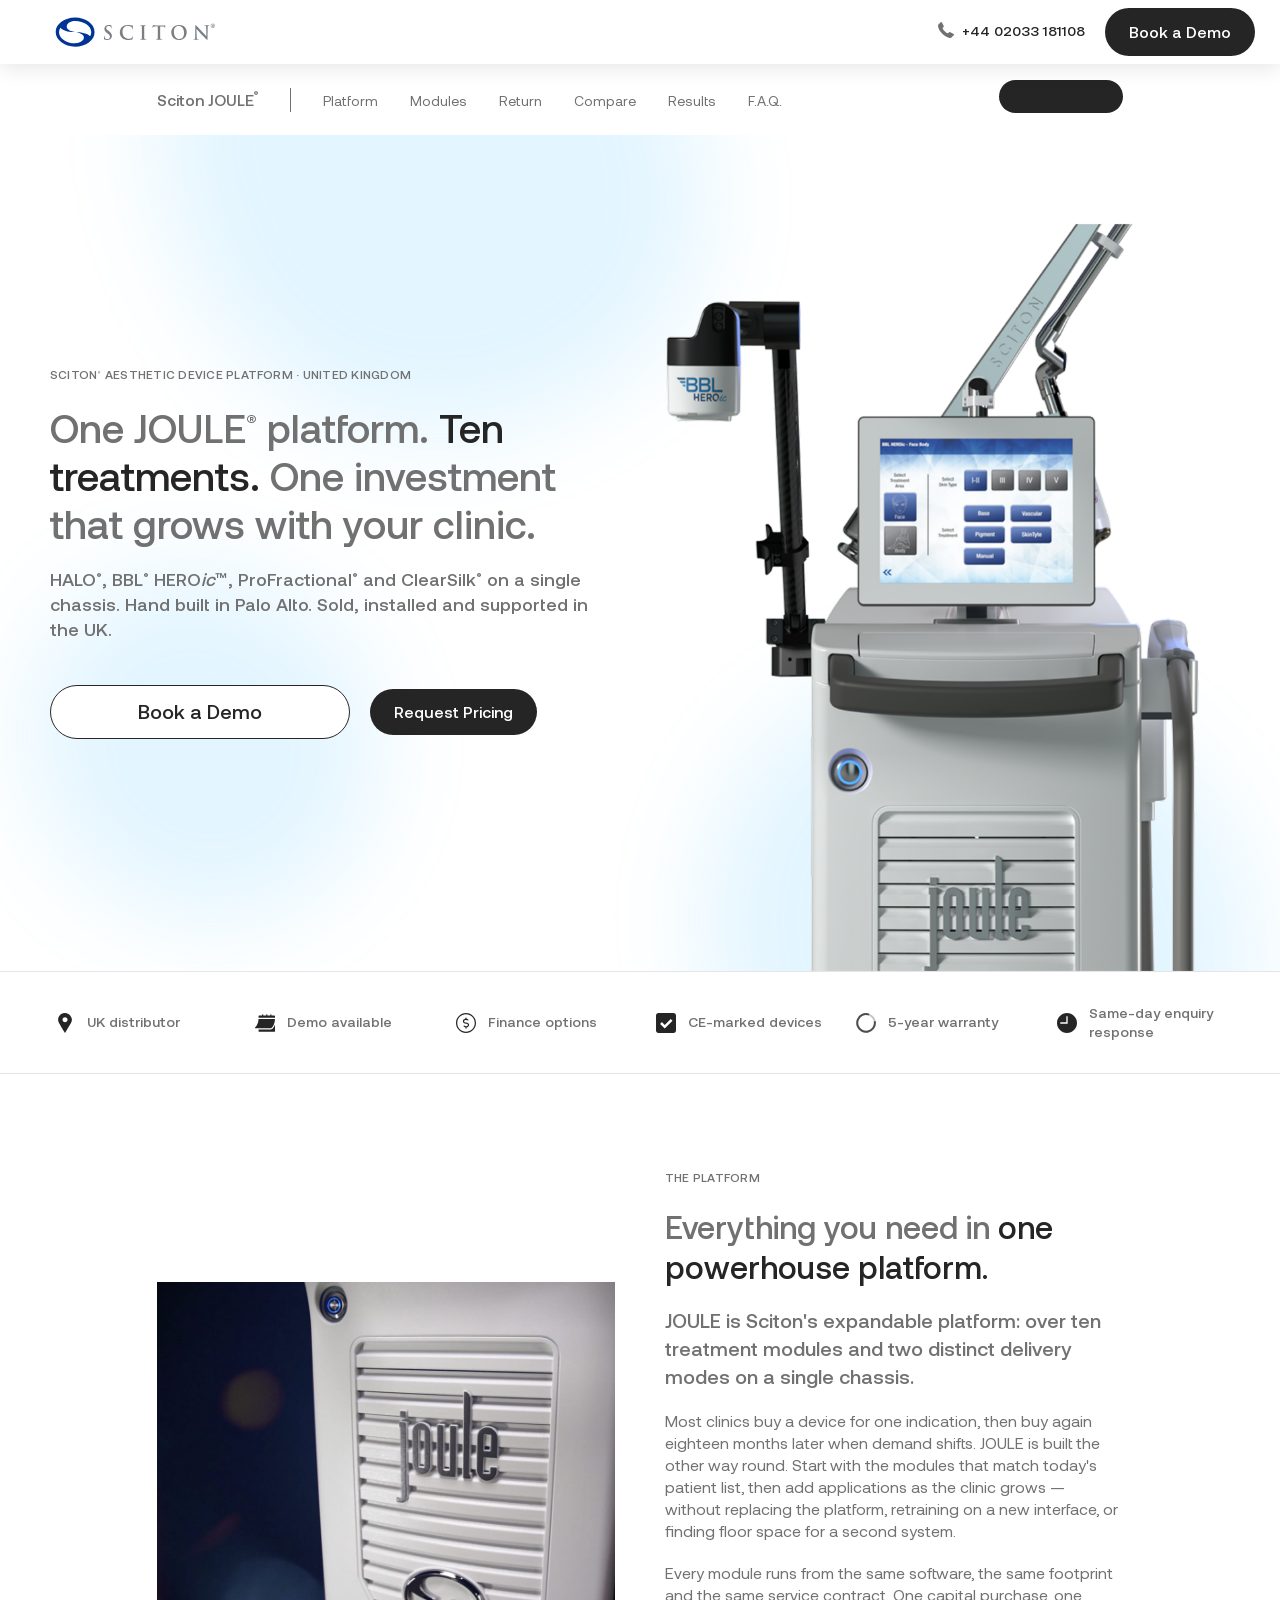
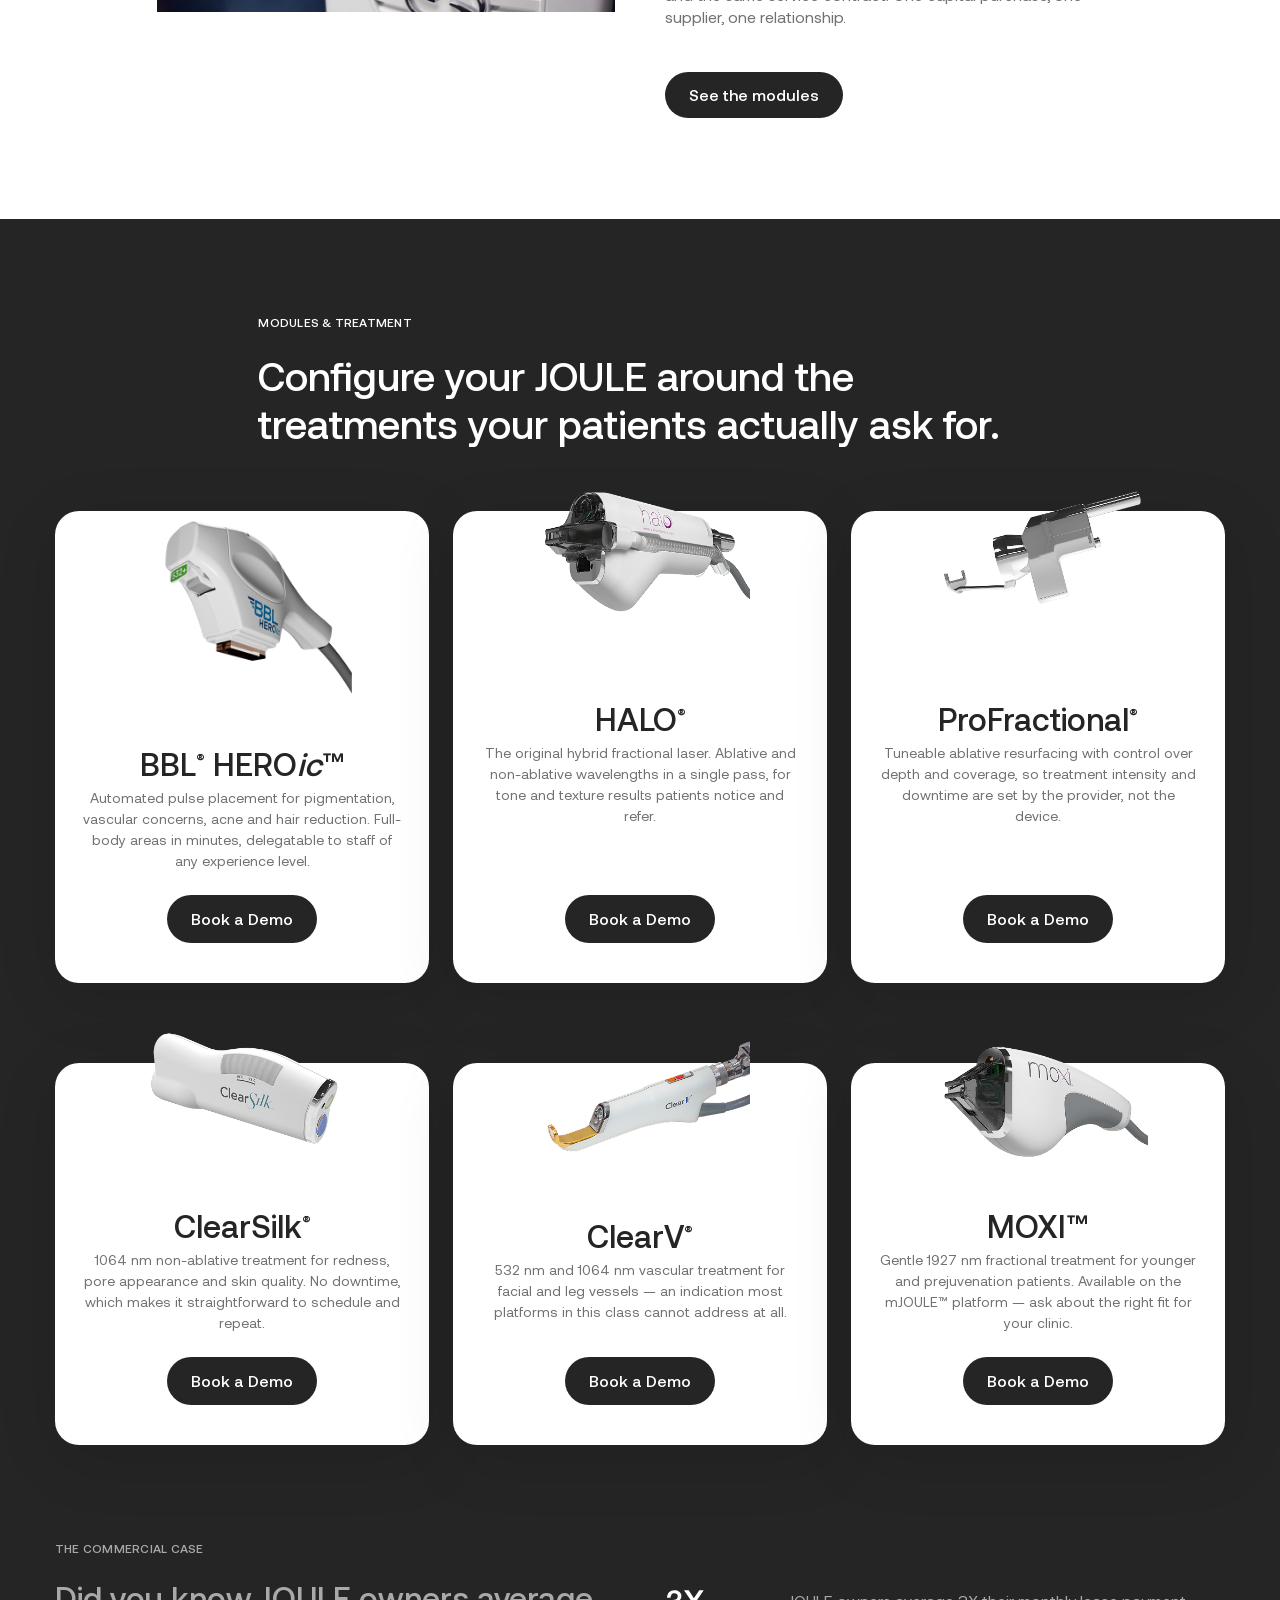
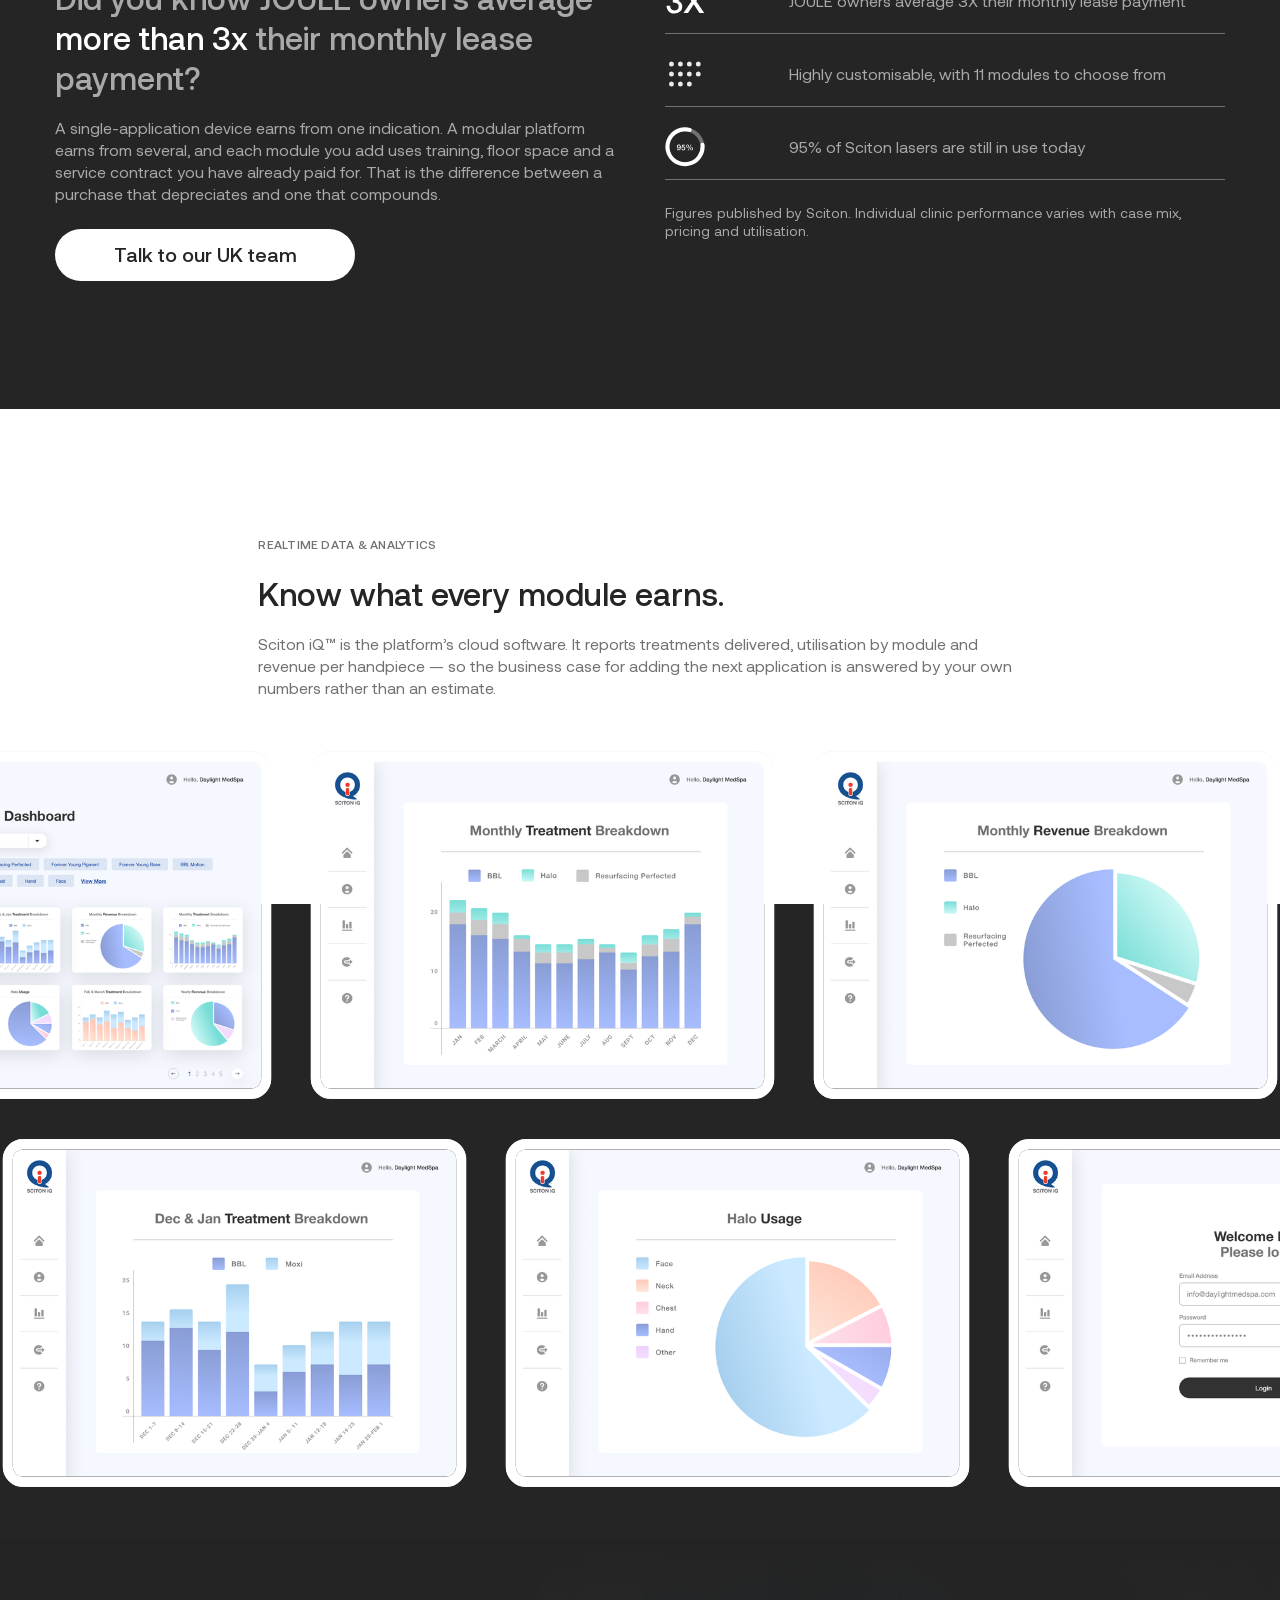
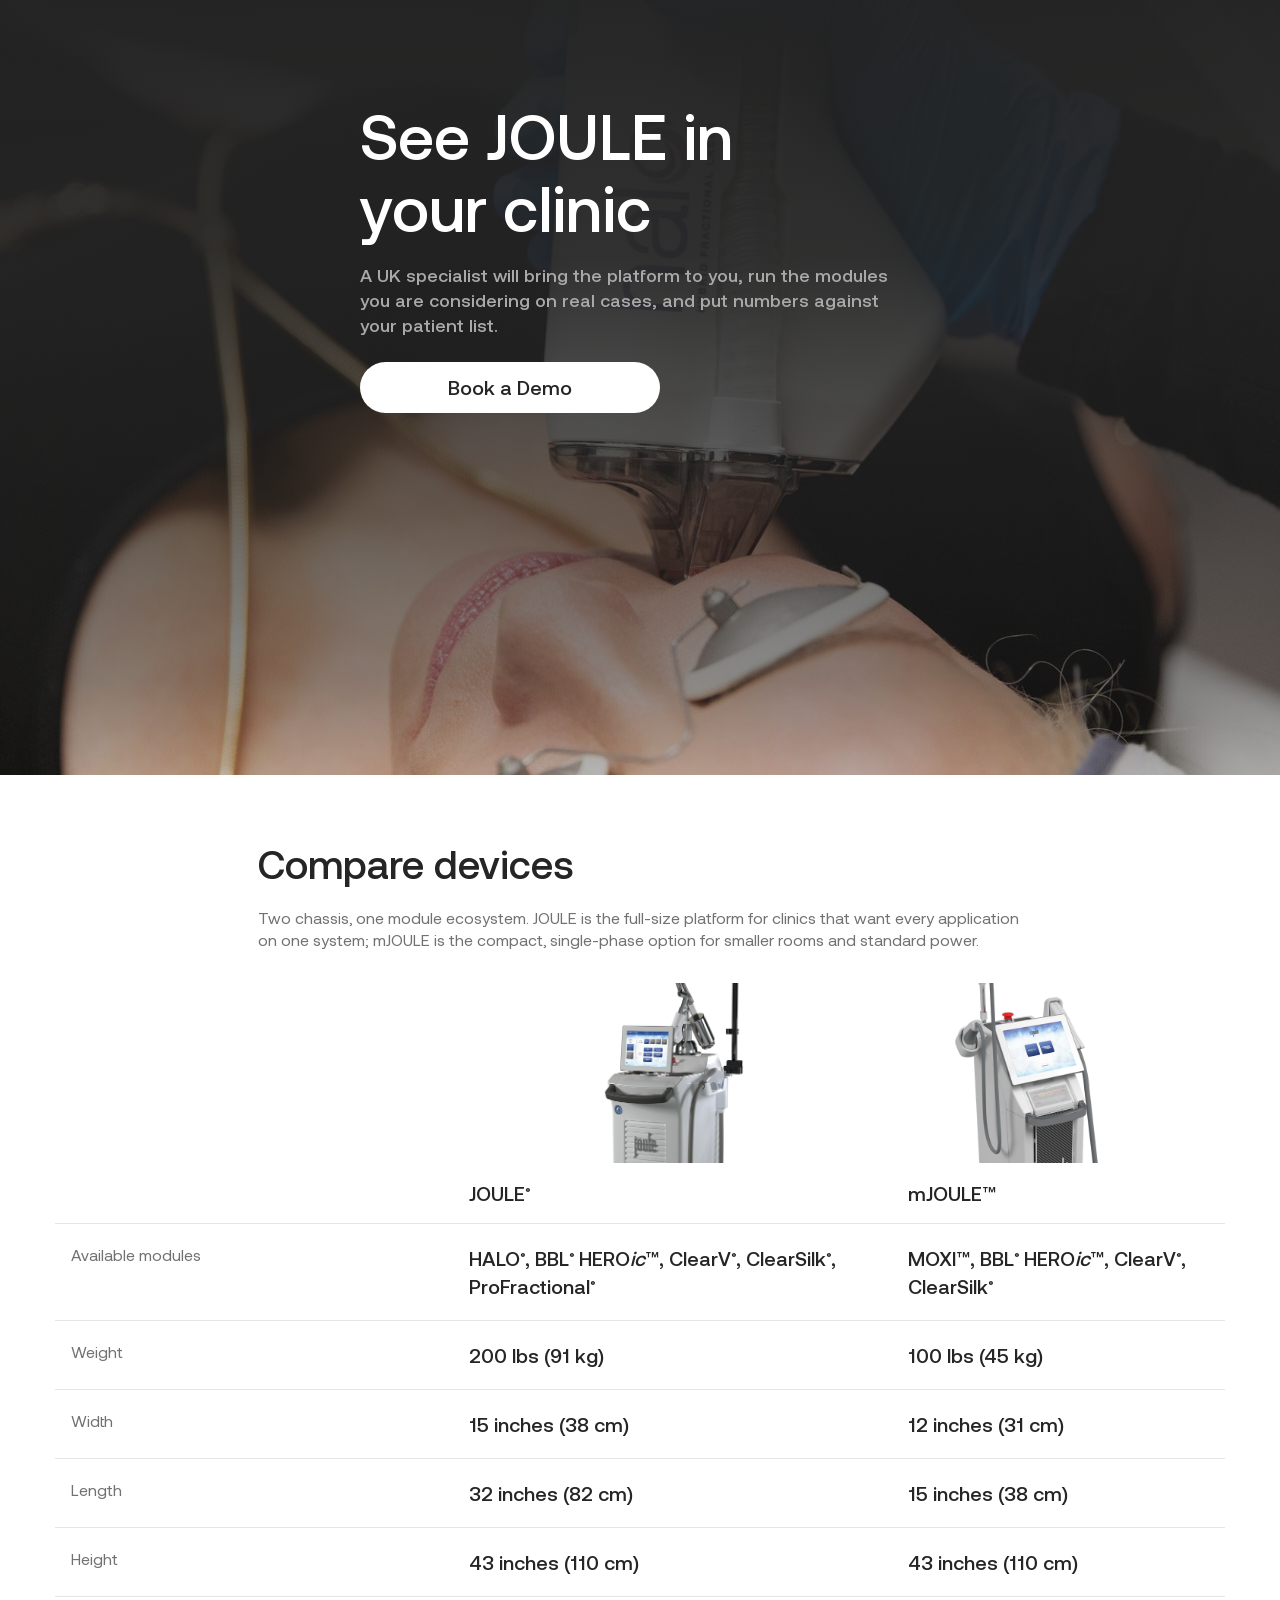
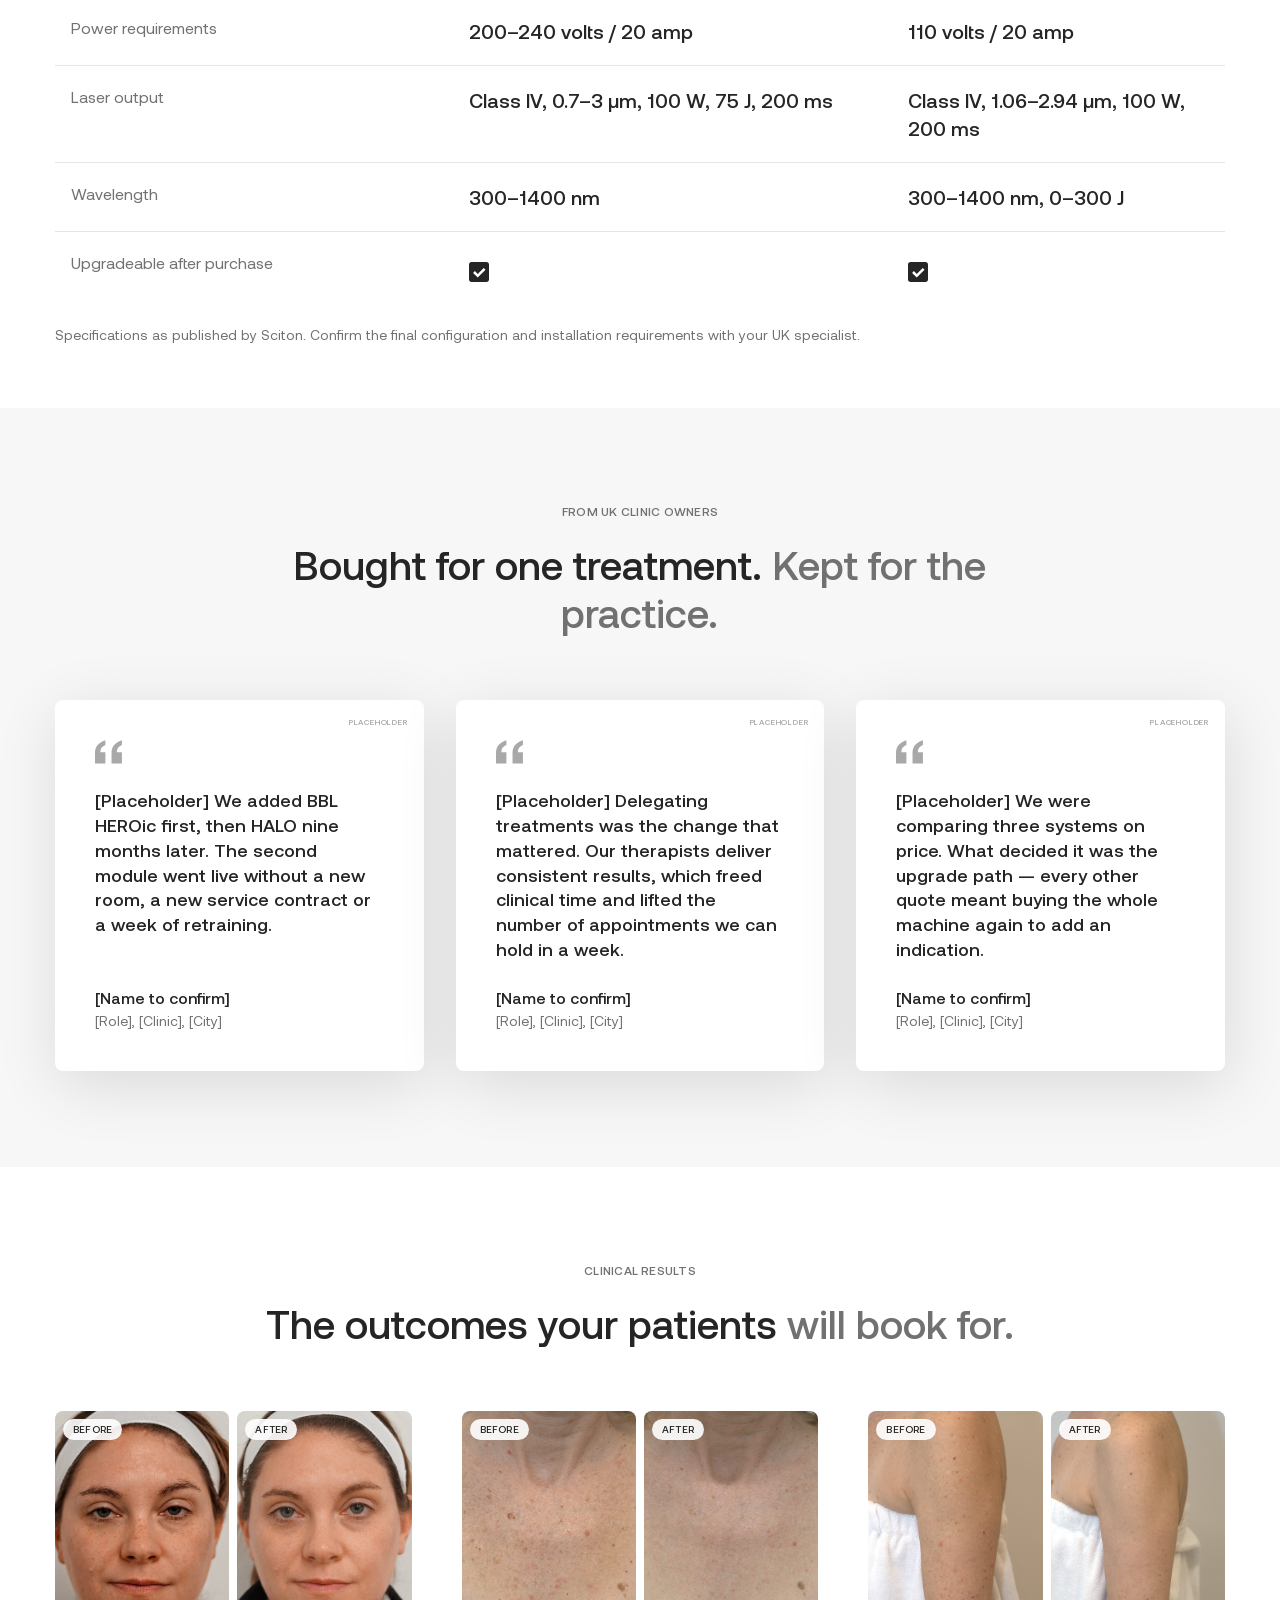
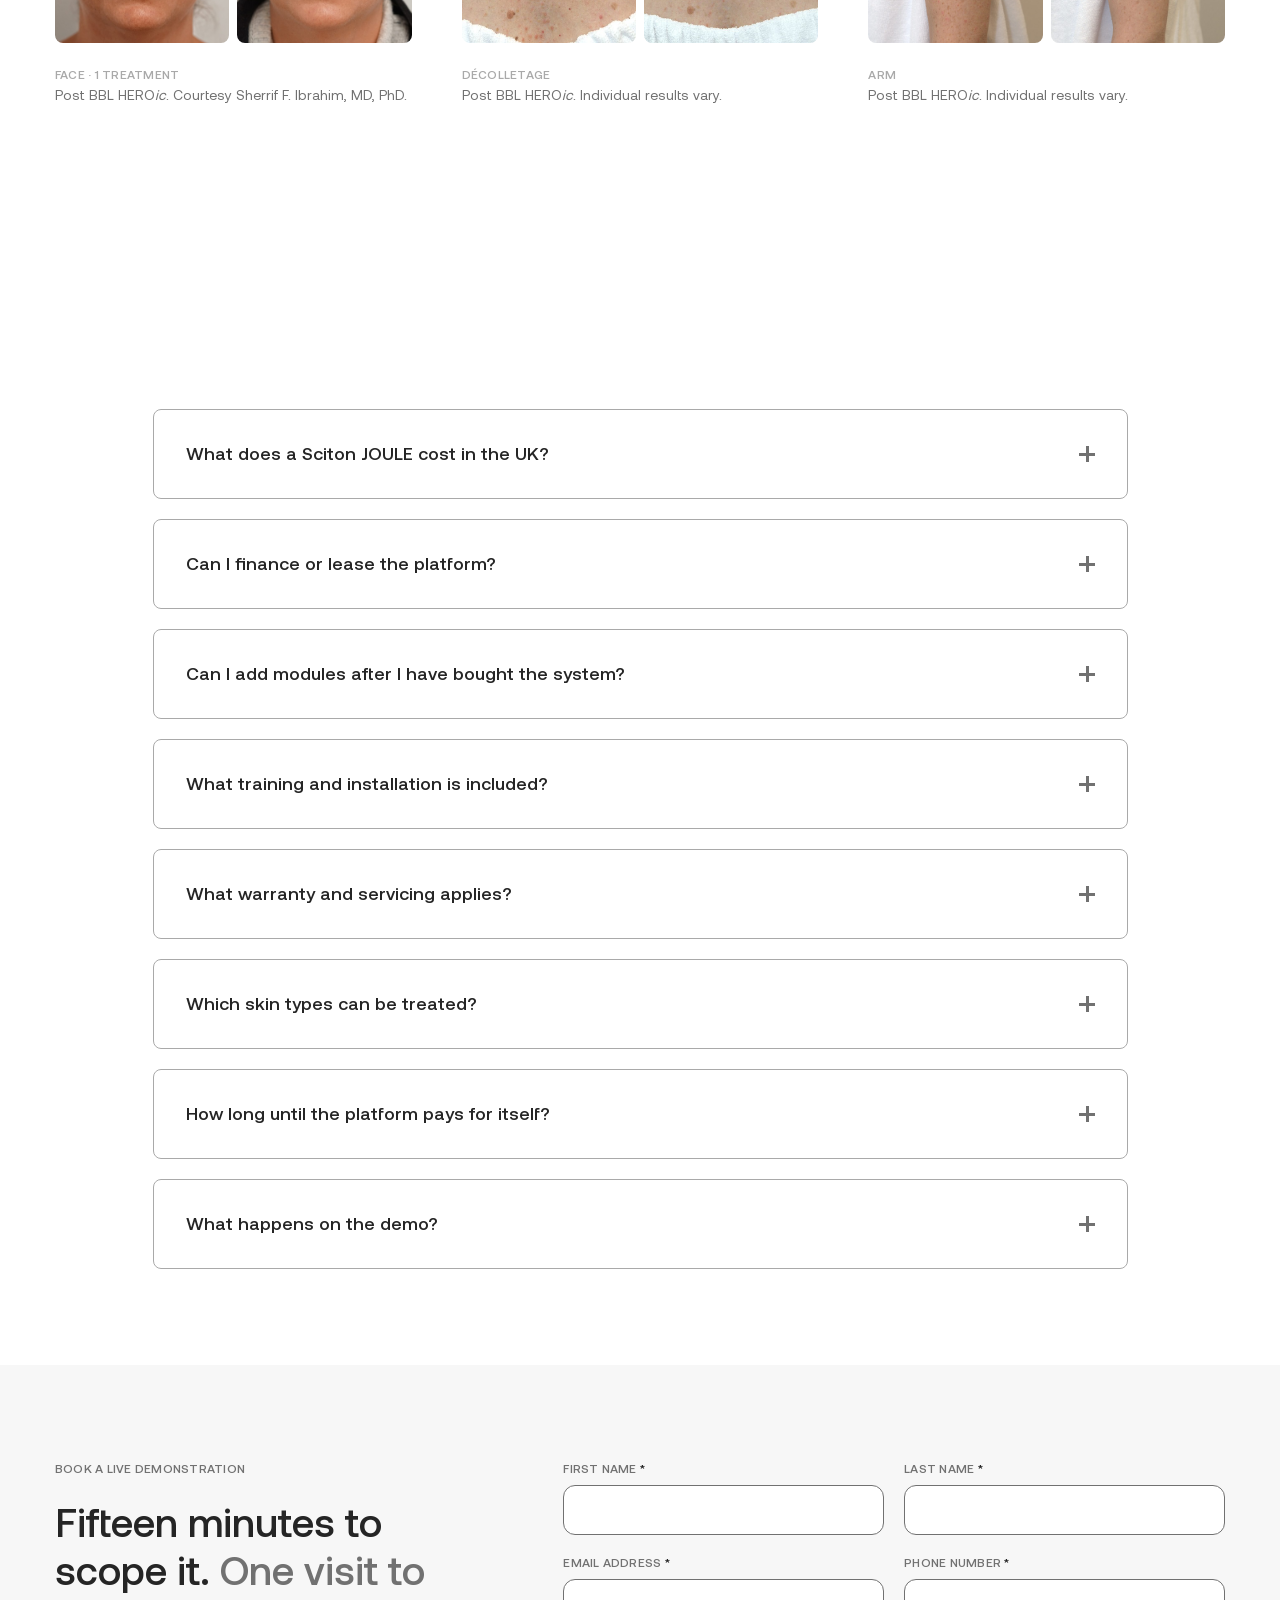
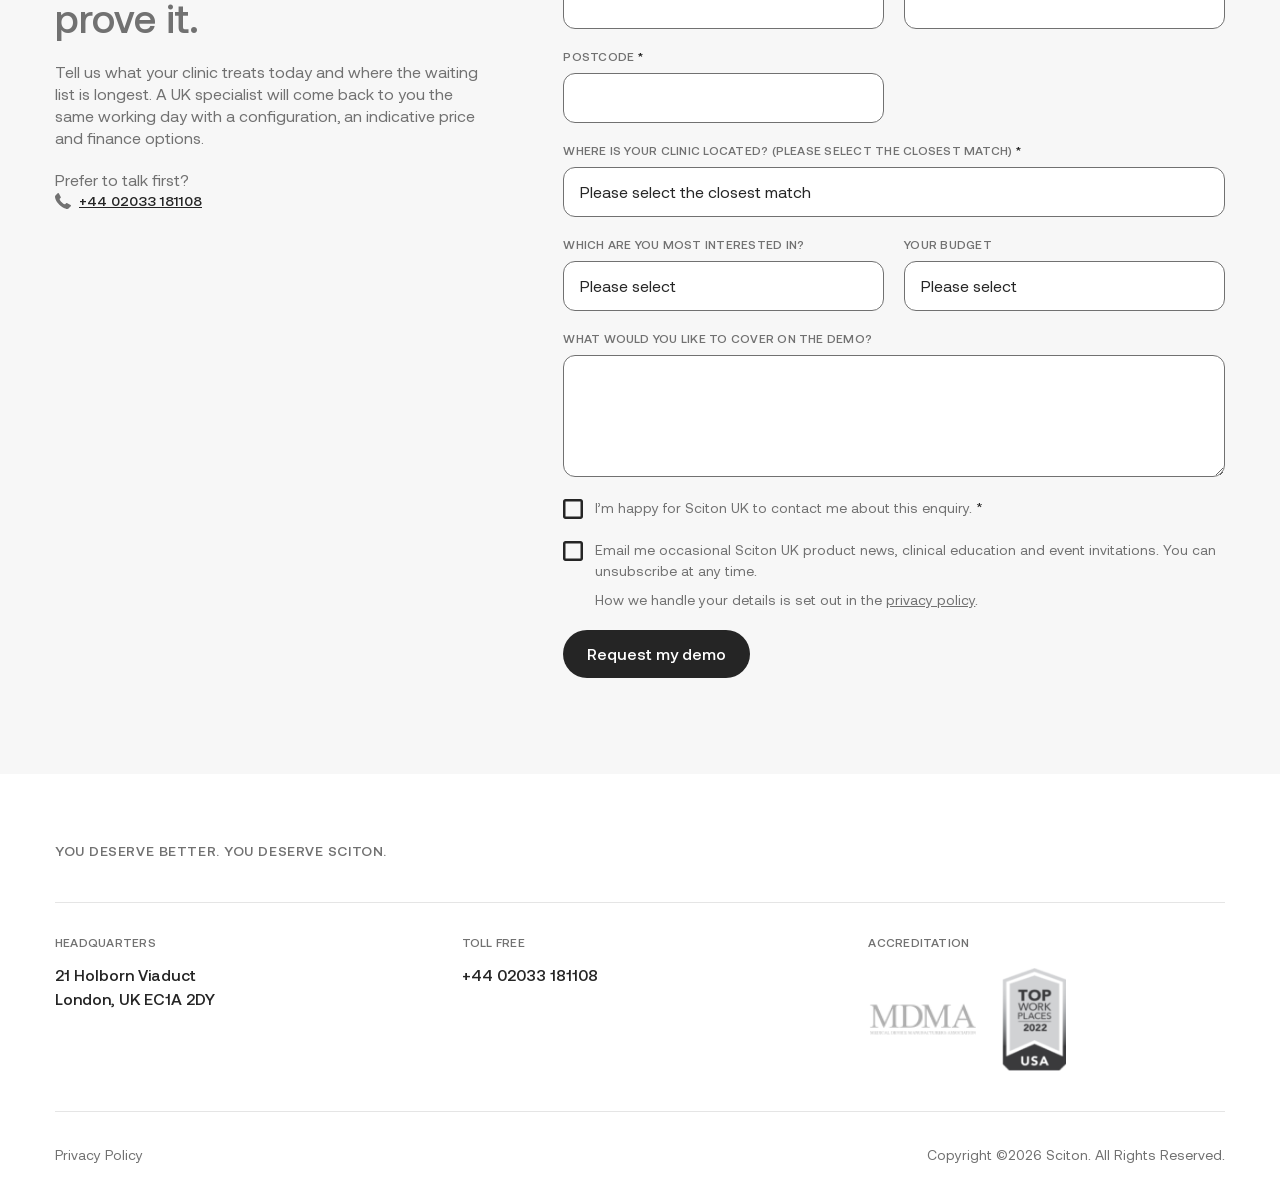
<file: Sciton Landing Pages/sciton-brand/index.html>
<!doctype html>
<html lang="en-GB">
<head>
<!-- Google Tag Manager -->
<script>(function(w,d,s,l,i){w[l]=w[l]||[];w[l].push({'gtm.start':
new Date().getTime(),event:'gtm.js'});var f=d.getElementsByTagName(s)[0],
j=d.createElement(s),dl=l!='dataLayer'?'&l='+l:'';j.async=true;j.src=
'https://www.googletagmanager.com/gtm.js?id='+i+dl;f.parentNode.insertBefore(j,f);
})(window,document,'script','dataLayer','GTM-N37FXBXC');</script>
<!-- End Google Tag Manager -->
<meta charset="utf-8">
<meta name="viewport" content="width=device-width, initial-scale=1">
<title>Sciton JOULE® UK | One Platform, Ten Treatments | Book a Demo</title>
<meta name="description" content="JOULE by Sciton: HALO, BBL HEROic, ProFractional, ClearSilk and ClearV on one expandable platform. Hand built in Palo Alto, supported in the UK. Book a live demonstration.">
<meta name="robots" content="noindex, nofollow">
<link rel="canonical" href="https://www.scitonlasers.uk/sciton-brand">
<link rel="icon" href="../assets/img/sciton-logo.svg">

<link rel="preload" href="../assets/fonts/Aeonik-Regular.woff2" as="font" type="font/woff2" crossorigin>
<link rel="preload" href="../assets/fonts/Aeonik-Medium.woff2" as="font" type="font/woff2" crossorigin>
<link rel="stylesheet" href="../assets/css/sciton-theme.css">
<link rel="stylesheet" href="../assets/css/lp.css">
</head>
<body class="page-joule-lp">
<!-- Google Tag Manager (noscript) -->
<noscript><iframe src="https://www.googletagmanager.com/ns.html?id=GTM-N37FXBXC"
height="0" width="0" style="display:none;visibility:hidden"></iframe></noscript>
<!-- End Google Tag Manager (noscript) -->

<svg aria-hidden="true" focusable="false" style="position:absolute;width:0;height:0;overflow:hidden" version="1.1" xmlns="http://www.w3.org/2000/svg" xmlns:xlink="http://www.w3.org/1999/xlink"><defs><symbol id="icon-sciton-mark" viewBox="0 0 32 32">
<title>sciton-mark</title>
<path d="M16.003 3.692c-8.825 0-16.003 5.255-16.003 11.726s7.181 11.74 16.003 11.74c8.822 0 15.997-5.255 15.997-11.729s-7.178-11.738-15.997-11.738zM2.759 15.433c0.012-1.288 0.401-2.546 1.12-3.62 3.154 3.872 11.819 3.476 11.819 3.476s-6.551-0.727-6.59-4.129c-0.028-2.55 2.61-4.243 5.601-4.633 0.28-0.039 0.56-0.066 0.815-0.091 0.16 0 0.319 0 0.479 0 7.301-0.006 13.247 4.030 13.247 8.997-0.008 1.185-0.339 2.345-0.958 3.36-3.299-3.642-11.645-3.266-11.645-3.266s6.553 0.722 6.59 4.121c0.031 2.556-2.61 4.243-5.601 4.638-0.541 0.069-1.064 0.119-1.56 0.147h-0.073c-7.298 0.003-13.244-4.035-13.244-8.999z"></path>
</symbol><symbol id="icon-progress" viewBox="0 0 32 32">
<title>progress</title>
<path fill="none" stroke="#c5c7c6" style="stroke: var(--color1, #c5c7c6)" stroke-linejoin="round" stroke-linecap="round" stroke-miterlimit="4" stroke-width="3.122" d="M16.001 1.79c1.86 0 3.701 0.366 5.419 1.078s3.279 1.755 4.594 3.070c1.315 1.315 2.358 2.876 3.070 4.594s1.078 3.56 1.078 5.419-0.366 3.701-1.078 5.419c-0.712 1.718-1.755 3.279-3.070 4.594s-2.876 2.358-4.594 3.070c-1.718 0.712-3.56 1.078-5.419 1.078s-3.701-0.366-5.419-1.078c-1.718-0.712-3.279-1.755-4.594-3.070s-2.358-2.876-3.070-4.594-1.078-3.559-1.078-5.419c0-1.86 0.366-3.701 1.078-5.419s1.755-3.279 3.070-4.594c1.315-1.315 2.876-2.358 4.594-3.070s3.559-1.078 5.419-1.078v0z"></path>
<path fill="none" stroke="#4d4d4d" style="stroke: var(--color2, #4d4d4d)" stroke-linejoin="round" stroke-linecap="round" stroke-miterlimit="4" stroke-width="3.122" d="M30.208 14.264c0.348 3.435-0.574 6.886-2.59 9.703s-4.989 4.805-8.356 5.59c-3.367 0.784-6.897 0.311-9.924-1.332s-5.341-4.34-6.506-7.584-1.101-6.811 0.18-10.027c1.281-3.216 3.692-5.859 6.776-7.432s6.666-1.843 10.004-0.981"></path>
</symbol><symbol id="icon-clock" viewBox="0 0 32 32">
      <title>clock</title>
      <path class="path1" d="M16 0c-8.837 0-16 7.163-16 16s7.163 16 16 16 16-7.163 16-16-7.163-16-16-16zM17.055 17.057l-11.747-0.020 0.004-2.11 9.633 0.016v-9.633h2.11v11.747z"></path>
    </symbol><symbol id="icon-location" viewBox="0 0 32 32">
      <title>location</title>
      <path class="path1" d="M26.501 7.964c-0.114-0.427-0.345-0.882-0.516-1.28-2.048-4.921-6.522-6.684-10.134-6.684-4.836 0-10.162 3.243-10.873 9.927v1.366c0 0.057 0.020 0.569 0.048 0.825 0.399 3.185 2.912 6.571 4.789 9.756 2.020 3.413 4.115 6.77 6.192 10.126 1.28-2.19 2.556-4.409 3.807-6.542 0.341-0.626 0.737-1.252 1.078-1.849 0.227-0.398 0.662-0.796 0.861-1.166 2.020-3.698 5.27-7.424 5.27-11.093v-1.507c0-0.398-0.493-1.792-0.521-1.877zM15.94 14.82c-1.422 0-2.978-0.711-3.746-2.674-0.114-0.312-0.105-0.939-0.105-0.996v-0.882c0-2.502 2.125-3.64 3.973-3.64 2.276 0 4.036 1.821 4.036 4.096s-1.883 4.096-4.158 4.096z"></path>
    </symbol><symbol id="icon-phone" viewBox="0 0 32 32">
      <title>phone</title>
      <path class="path1" d="M31.985 25.248c0.068 0.52-0.090 0.971-0.474 1.355l-4.506 4.471c-0.203 0.226-0.469 0.418-0.796 0.576s-0.649 0.26-0.965 0.305c-0.023 0-0.090 0.006-0.203 0.017s-0.26 0.017-0.44 0.017c-0.429 0-1.124-0.073-2.084-0.22s-2.134-0.508-3.523-1.084c-1.389-0.576-2.964-1.44-4.726-2.592s-3.636-2.733-5.623-4.743c-1.581-1.558-2.891-3.049-3.93-4.472s-1.874-2.738-2.507-3.947c-0.632-1.208-1.107-2.304-1.423-3.286s-0.531-1.829-0.644-2.541-0.158-1.27-0.136-1.677c0.023-0.407 0.034-0.632 0.034-0.678 0.045-0.316 0.147-0.638 0.305-0.965s0.35-0.593 0.576-0.796l4.506-4.506c0.316-0.316 0.678-0.474 1.084-0.474 0.294 0 0.553 0.085 0.779 0.254s0.418 0.378 0.576 0.627l3.625 6.877c0.203 0.361 0.26 0.757 0.169 1.186s-0.282 0.79-0.576 1.084l-1.66 1.66c-0.045 0.045-0.085 0.119-0.119 0.22s-0.051 0.186-0.051 0.254c0.090 0.474 0.294 1.016 0.61 1.626 0.271 0.542 0.689 1.203 1.253 1.982s1.366 1.677 2.405 2.693c1.016 1.039 1.92 1.846 2.71 2.422s1.451 0.999 1.982 1.27 0.937 0.435 1.22 0.491l0.423 0.085c0.045 0 0.119-0.017 0.22-0.051s0.175-0.073 0.22-0.119l1.931-1.965c0.407-0.361 0.881-0.542 1.423-0.542 0.384 0 0.689 0.068 0.915 0.203h0.034l6.538 3.862c0.474 0.294 0.757 0.666 0.847 1.118z"></path>
    </symbol><symbol id="icon-play" viewBox="0 0 32 32">
<title>play</title>
<path d="M2.667 0.001v32l26.667-16-26.667-16z"></path>
</symbol><symbol id="icon-chevron-down" viewBox="0 0 32 32">
<title>chevron-down</title>
<path d="M27.68 9.319c-0.426-0.426-1.117-0.426-1.543 0l-10.137 10.138-10.138-10.138c-0.426-0.426-1.117-0.426-1.543 0s-0.426 1.117 0 1.543l10.909 10.909c0.205 0.205 0.482 0.32 0.771 0.32s0.567-0.115 0.771-0.32l10.909-10.909c0.426-0.426 0.426-1.117 0-1.543z"></path>
</symbol><symbol id="icon-chevron-left" viewBox="0 0 32 32">
<title>chevron-left</title>
<path d="M11.634 16l10.138-10.138c0.426-0.426 0.426-1.117 0-1.543s-1.117-0.426-1.543 0l-10.909 10.909c-0.205 0.204-0.32 0.482-0.32 0.771s0.115 0.567 0.32 0.771l10.909 10.909c0.213 0.213 0.492 0.32 0.771 0.32s0.558-0.106 0.771-0.32c0.426-0.426 0.426-1.117 0-1.543l-10.138-10.137z"></path>
</symbol><symbol id="icon-chevron-right" viewBox="0 0 32 32">
<title>chevron-right</title>
<path d="M21.771 15.228l-10.909-10.909c-0.426-0.426-1.117-0.426-1.543 0s-0.426 1.117 0 1.543l10.138 10.137-10.138 10.138c-0.426 0.426-0.426 1.117 0 1.543 0.213 0.213 0.492 0.32 0.771 0.32s0.558-0.107 0.771-0.32l10.909-10.909c0.205-0.205 0.32-0.482 0.32-0.771s-0.115-0.567-0.32-0.771z"></path>
</symbol><symbol id="icon-chevron-up" viewBox="0 0 32 32">
<title>chevron-up</title>
<path d="M27.68 20.228l-10.909-10.909c-0.204-0.205-0.482-0.319-0.771-0.319s-0.567 0.115-0.771 0.32l-10.909 10.909c-0.426 0.426-0.426 1.117 0 1.543s1.117 0.426 1.543 0l10.137-10.138 10.138 10.138c0.213 0.213 0.492 0.32 0.771 0.32s0.558-0.107 0.771-0.32c0.426-0.426 0.426-1.117-0-1.543z"></path>
</symbol><symbol id="icon-facebook" viewBox="0 0 19 32">
      <title>facebook</title>
      <path class="path1" d="M17.125 0.214v4.714h-2.804q-1.536 0-2.071 0.643t-0.536 1.929v3.375h5.232l-0.696 5.286h-4.536v13.554h-5.464v-13.554h-4.554v-5.286h4.554v-3.893q0-3.321 1.857-5.152t4.946-1.83q2.625 0 4.071 0.214z"></path>
    </symbol><symbol id="icon-vimeo" viewBox="0 0 32 32">
<title>vimeo</title>
<path d="M31.988 8.563c-0.144 3.113-2.319 7.381-6.525 12.794-4.35 5.65-8.031 8.481-11.044 8.481-1.863 0-3.444-1.719-4.731-5.163-0.863-3.156-1.719-6.313-2.581-9.469-0.956-3.444-1.981-5.162-3.081-5.162-0.237 0-1.075 0.506-2.513 1.506l-1.506-1.938c1.581-1.387 3.138-2.775 4.669-4.162 2.106-1.819 3.688-2.775 4.744-2.875 2.487-0.237 4.025 1.463 4.6 5.106 0.619 3.931 1.050 6.375 1.294 7.331 0.719 3.263 1.506 4.894 2.369 4.894 0.669 0 1.675-1.056 3.019-3.175 1.337-2.113 2.056-3.725 2.156-4.831 0.194-1.825-0.525-2.744-2.156-2.744-0.769 0-1.556 0.175-2.369 0.525 1.575-5.15 4.575-7.65 9.012-7.506 3.281 0.087 4.831 2.219 4.644 6.388z"></path>
</symbol><symbol id="icon-instagram" viewBox="0 0 27 32">
      <title>instagram</title>
      <path class="path1" d="M18.286 16q0-1.893-1.339-3.232t-3.232-1.339-3.232 1.339-1.339 3.232 1.339 3.232 3.232 1.339 3.232-1.339 1.339-3.232zM20.75 16q0 2.929-2.054 4.982t-4.982 2.054-4.982-2.054-2.054-4.982 2.054-4.982 4.982-2.054 4.982 2.054 2.054 4.982zM22.679 8.679q0 0.679-0.482 1.161t-1.161 0.482-1.161-0.482-0.482-1.161 0.482-1.161 1.161-0.482 1.161 0.482 0.482 1.161zM13.714 4.75q-0.125 0-1.366-0.009t-1.884 0-1.723 0.054-1.839 0.179-1.277 0.33q-0.893 0.357-1.571 1.036t-1.036 1.571q-0.196 0.518-0.33 1.277t-0.179 1.839-0.054 1.723 0 1.884 0.009 1.366-0.009 1.366 0 1.884 0.054 1.723 0.179 1.839 0.33 1.277q0.357 0.893 1.036 1.571t1.571 1.036q0.518 0.196 1.277 0.33t1.839 0.179 1.723 0.054 1.884 0 1.366-0.009 1.366 0.009 1.884 0 1.723-0.054 1.839-0.179 1.277-0.33q0.893-0.357 1.571-1.036t1.036-1.571q0.196-0.518 0.33-1.277t0.179-1.839 0.054-1.723 0-1.884-0.009-1.366 0.009-1.366 0-1.884-0.054-1.723-0.179-1.839-0.33-1.277q-0.357-0.893-1.036-1.571t-1.571-1.036q-0.518-0.196-1.277-0.33t-1.839-0.179-1.723-0.054-1.884 0-1.366 0.009zM27.429 16q0 4.089-0.089 5.661-0.179 3.714-2.214 5.75t-5.75 2.214q-1.571 0.089-5.661 0.089t-5.661-0.089q-3.714-0.179-5.75-2.214t-2.214-5.75q-0.089-1.571-0.089-5.661t0.089-5.661q0.179-3.714 2.214-5.75t5.75-2.214q1.571-0.089 5.661-0.089t5.661 0.089q3.714 0.179 5.75 2.214t2.214 5.75q0.089 1.571 0.089 5.661z"></path>
    </symbol><symbol id="icon-youtube" viewBox="0 0 32 32">
    <title>youtube</title>
    <path d="M28.091 13.733l-21.294-13.417c-0.63-0.375-1.411-0.312-2.002-0.312-2.361 0-2.351 1.823-2.351 2.285v27.422c0 0.39-0.010 2.285 2.351 2.285 0.59 0 1.372 0.062 2.002-0.312l21.294-13.416c1.748-1.040 1.446-2.267 1.446-2.267s0.302-1.227-1.446-2.267z"></path>
    </symbol><symbol id="icon-linkedin" viewBox="0 0 32 32">
    <title>linkedin</title>
    <path d="M12 12h5.535v2.837h0.079c0.77-1.381 2.655-2.837 5.464-2.837 5.842 0 6.922 3.637 6.922 8.367v9.633h-5.769v-8.54c0-2.037-0.042-4.657-3.001-4.657-3.005 0-3.463 2.218-3.463 4.509v8.688h-5.767v-18z"></path>
    <path d="M2 12h6v18h-6v-18z"></path>
    <path d="M8 7c0 1.657-1.343 3-3 3s-3-1.343-3-3c0-1.657 1.343-3 3-3s3 1.343 3 3z"></path>
    </symbol><symbol id="icon-checkbox" viewBox="0 0 32 32">
      <title>checkbox</title>
      <path d="M28 0h-24c-2.2 0-4 1.8-4 4v24c0 2.2 1.8 4 4 4h24c2.2 0 4-1.8 4-4v-24c0-2.2-1.8-4-4-4zM28 28h-24v-24h24v24z"></path>
    </symbol><symbol id="icon-checkbox-checked" viewBox="0 0 32 32">
      <title>checkbox-checked</title>
      <path d="M28 0h-24c-2.2 0-4 1.8-4 4v24c0 2.2 1.8 4 4 4h24c2.2 0 4-1.8 4-4v-24c0-2.2-1.8-4-4-4zM14 24.828l-7.414-7.414 2.828-2.828 4.586 4.586 9.586-9.586 2.828 2.828-12.414 12.414z"></path>
    </symbol><symbol id="icon-left-arrow" viewBox="0 0 46 32">
<title>left-arrow</title>
<path d="M15.111 1.043c0.628-0.628 1.618-0.628 2.246 0 0.607 0.607 0.607 1.618 0 2.223l-11.388 11.388h37.579c0.876 0 1.595 0.696 1.595 1.572s-0.719 1.595-1.595 1.595h-37.579l11.388 11.367c0.607 0.629 0.607 1.64 0 2.246-0.628 0.628-1.618 0.628-2.246 0l-14.084-14.084c-0.607-0.607-0.607-1.618 0-2.223l14.084-14.084z"></path>
</symbol><symbol id="icon-right-arrow" viewBox="0 0 48 32">
<title>right-arrow</title>
<path d="M31.514 1.458c-0.59-0.611-1.573-0.611-2.184 0-0.59 0.59-0.59 1.573 0 2.162l11.074 11.073h-36.541c-0.852 0.001-1.529 0.678-1.529 1.53s0.677 1.551 1.529 1.551h36.541l-11.074 11.053c-0.59 0.611-0.59 1.595 0 2.184 0.611 0.611 1.595 0.611 2.184 0l13.695-13.695c0.611-0.59 0.611-1.573 0-2.162l-13.695-13.696z"></path>
</symbol><symbol id="icon-down-arrow" viewBox="0 0 22 32">
<title>down-arrow</title>
<path d="M21.67 21.41c0.44-0.425 0.44-1.132 0-1.572-0.425-0.425-1.132-0.425-1.556 0l-7.973 7.973v-26.309c-0.001-0.613-0.488-1.101-1.102-1.101s-1.117 0.487-1.117 1.101v26.309l-7.958-7.973c-0.44-0.425-1.148-0.425-1.572 0-0.44 0.44-0.44 1.148 0 1.572l9.86 9.86c0.425 0.44 1.132 0.44 1.557 0l9.861-9.86z"></path>
</symbol><symbol id="icon-quotes" viewBox="0 0 37 32">
<title>quotes</title>
<path d="M36.379 6.512c-2.246 0.823-3.967 2.096-5.165 3.818-1.123 1.722-1.684 3.78-1.684 6.175h6.849v15.158h-14.035v-15.158c0-2.096 0.374-4.042 1.123-5.839s1.759-3.368 3.032-4.716c1.273-1.422 2.732-2.62 4.379-3.593 1.722-0.973 3.556-1.759 5.502-2.358v6.512zM14.035 6.512c-2.246 0.823-3.967 2.096-5.165 3.818-1.123 1.722-1.684 3.78-1.684 6.175h6.849v15.158h-14.035v-15.158c0-2.096 0.374-4.042 1.123-5.839s1.759-3.368 3.032-4.716c1.273-1.422 2.732-2.62 4.379-3.593 1.722-0.973 3.556-1.759 5.502-2.358v6.512z"></path>
</symbol><symbol id="icon-quotations" viewBox="0 0 32 32">
    <path fill="#a9a9a9" style="fill: var(--color1, #a9a9a9)" opacity="0.2" d="M32 7.994c-1.975 0.707-3.49 1.8-4.543 3.279-0.988 1.479-1.482 3.247-1.482 5.305h6.025v13.021h-12.346v-13.021c0-1.8 0.329-3.472 0.988-5.016s1.547-2.894 2.667-4.051c1.119-1.222 2.403-2.251 3.852-3.087 1.514-0.836 3.128-1.511 4.84-2.026v5.594zM12.346 7.994c-1.975 0.707-3.49 1.8-4.543 3.279-0.988 1.479-1.481 3.247-1.481 5.305h6.025v13.021h-12.346v-13.021c0-1.8 0.329-3.472 0.988-5.016s1.547-2.894 2.667-4.051c1.119-1.222 2.403-2.251 3.852-3.087 1.514-0.836 3.128-1.511 4.84-2.026v5.594z"></path>
    </symbol><symbol id="icon-plus" viewBox="0 0 32 32">
<title>plus</title>
<path d="M0 14h32v6h-32v-6z"></path>
<path d="M12 32v-32h6v32h-6z"></path>
</symbol><symbol id="icon-minus" viewBox="0 0 32 32">
<title>minus</title>
<path d="M0 19.2v-6.4h32v6.4h-32z"></path>
</symbol><symbol id="icon-send" viewBox="0 0 24 24">
      <title>send</title>
      <path d="M2.016 21v-6.984l15-2.016-15-2.016v-6.984l21 9z"></path>
    </symbol><symbol id="icon-calendar" viewBox="0 0 32 32">
<title>calendar</title>
<path d="M0.936 24.438h24.501c0.22 0 0.432-0.077 0.601-0.217 0.235-0.197 5.604-4.815 5.931-14.784h-26.314c-0.326 9.049-5.27 13.302-5.321 13.344-0.301 0.255-0.412 0.67-0.277 1.040s0.485 0.616 0.879 0.616z"></path>
<path d="M31.062 3.812h-4.688v-0.938c0-0.525-0.413-0.938-0.938-0.938s-0.938 0.413-0.938 0.938v0.938h-4.75v-0.938c0-0.525-0.413-0.938-0.938-0.938s-0.938 0.413-0.938 0.938v0.938h-4.688v-0.938c0-0.525-0.413-0.938-0.938-0.938s-0.938 0.413-0.938 0.938v0.938h-4.688c-0.525 0-0.938 0.413-0.938 0.938v2.813h26.314v-2.813c0-0.525-0.413-0.938-0.938-0.938z"></path>
<path d="M27.242 25.658c-0.509 0.424-1.148 0.655-1.805 0.655h-19.751v2.813c0 0.518 0.419 0.938 0.938 0.938h24.439c0.518 0 0.938-0.419 0.938-0.938v-10.51c-1.808 4.435-4.33 6.684-4.758 7.042z"></path>
</symbol><symbol id="icon-dollar-circle" viewBox="0 0 32 32">
<title>dollar-circle</title>
<path d="M16 0c-8.822 0-16 7.178-16 16s7.178 16 16 16 16-7.178 16-16-7.178-16-16-16zM16 30c-7.72 0-14-6.28-14-14s6.28-14 14-14 14 6.28 14 14-6.28 14-14 14z"></path>
<path d="M16 15c-1.626 0-3-0.916-3-2s1.374-2 3-2c0.92 0 1.772 0.288 2.336 0.788 0.412 0.366 1.042 0.332 1.412-0.084 0.368-0.412 0.33-1.044-0.084-1.412-0.7-0.622-1.64-1.042-2.664-1.208v-1.084c0-0.552-0.448-1-1-1s-1 0.448-1 1v1.080c-2.28 0.372-4 1.988-4 3.92 0 2.206 2.244 4 5 4 1.626 0 3 0.916 3 2s-1.374 2-3 2c-0.92 0-1.772-0.288-2.336-0.788-0.412-0.368-1.044-0.332-1.412 0.084-0.368 0.412-0.33 1.044 0.084 1.412 0.7 0.624 1.64 1.042 2.664 1.21v1.082c0 0.552 0.448 1 1 1s1-0.448 1-1v-1.080c2.28-0.372 4-1.988 4-3.92 0-2.206-2.244-4-5-4z"></path>
</symbol><symbol id="icon-wave" viewBox="0 0 32 32">
<title>wave</title>
<path d="M30.039 17.309c0.591-0.59 0.917-1.375 0.918-2.21s-0.325-1.621-0.915-2.212c-0.301-0.301-0.649-0.527-1.021-0.679l1.283-1.278c0.593-0.59 0.92-1.375 0.921-2.211s-0.324-1.622-0.915-2.214l-0.033-0.033c-0.456-0.456-1.020-0.742-1.611-0.856 0.036-0.19 0.055-0.385 0.055-0.582 0.001-0.836-0.324-1.622-0.915-2.213l-0.041-0.041c-0.59-0.59-1.375-0.915-2.21-0.915-0.564 0-1.104 0.149-1.578 0.427-0.154-0.418-0.398-0.8-0.721-1.124l-0.027-0.027c-1.218-1.218-3.201-1.218-4.42 0l-8.351 8.352 1.037-4.284c0.41-1.693-0.515-3.419-2.151-4.015-0.921-0.336-1.943-0.259-2.803 0.209s-1.48 1.285-1.698 2.241l-0.142 0.623c-0.68 2.98-1.805 5.975-3.343 8.902-1.152 2.193-1.591 4.757-1.236 7.22 0.368 2.549 1.527 4.861 3.353 6.687 2.241 2.241 5.22 3.475 8.389 3.475h0.008c3.172-0.002 6.153-1.24 8.393-3.486l2.391-2.397 7.384-7.357zM18.905 25.707c-1.878 1.883-4.376 2.92-7.035 2.922h-0.007c-2.656 0-5.153-1.034-7.032-2.913-1.53-1.53-2.502-3.468-2.81-5.603-0.298-2.066 0.070-4.216 1.035-6.053 1.615-3.073 2.798-6.225 3.515-9.367l0.142-0.623c0.097-0.425 0.361-0.773 0.744-0.981s0.819-0.241 1.228-0.092c0.717 0.261 1.122 1.017 0.942 1.758l-1.842 7.606c-0.218 0.784 0.792 1.657 1.612 0.905l10.768-10.768c0.47-0.47 1.234-0.47 1.703-0.001l0.027 0.027c0.227 0.228 0.353 0.53 0.353 0.852s-0.125 0.624-0.353 0.852c-1.753 1.753-4.897 4.896-6.617 6.617-0.375 0.375-0.375 0.983 0 1.358s0.983 0.375 1.358 0c1.063-1.063 7.17-7.17 8.065-8.065 0.227-0.228 0.53-0.353 0.852-0.353s0.624 0.125 0.852 0.353l0.041 0.041c0.228 0.228 0.353 0.531 0.353 0.853s-0.126 0.625-0.355 0.853c-2.408 2.398-5.701 5.677-8.084 8.052-0.376 0.374-0.377 0.982-0.003 1.358 0.188 0.188 0.434 0.283 0.68 0.283 0.245 0 0.49-0.093 0.678-0.28 1.602-1.596 5.968-5.944 7.501-7.469 0.47-0.467 1.233-0.466 1.702 0.002l0.033 0.033c0.228 0.228 0.353 0.531 0.353 0.853s-0.126 0.625-0.355 0.853c-2.335 2.326-6.034 6.010-8.35 8.318-0.376 0.374-0.377 0.982-0.003 1.358 0.188 0.188 0.434 0.282 0.68 0.282 0.245 0 0.49-0.093 0.678-0.28l5.029-5.006c0.47-0.465 1.232-0.463 1.699 0.004 0.228 0.228 0.353 0.53 0.353 0.853s-0.126 0.625-0.353 0.852l-7.385 7.359-2.393 2.399z"></path>
<path d="M28.881 23.974c0.209-0.488-0.017-1.052-0.505-1.261s-1.052 0.017-1.261 0.505c-0.322 0.753-0.782 1.43-1.366 2.015-0.714 0.714-1.558 1.237-2.509 1.554-0.503 0.168-0.775 0.712-0.607 1.215 0.134 0.402 0.509 0.657 0.911 0.657 0.101 0 0.203-0.016 0.304-0.049 1.235-0.412 2.332-1.091 3.259-2.018 0.758-0.759 1.355-1.639 1.774-2.617z"></path>
<path d="M31.418 24.504c-0.488-0.209-1.052 0.017-1.261 0.504-0.449 1.047-1.088 1.99-1.902 2.803-0.946 0.946-2.058 1.652-3.306 2.1-0.499 0.179-0.759 0.729-0.58 1.228 0.141 0.392 0.51 0.636 0.904 0.636 0.108 0 0.217-0.018 0.324-0.057 1.517-0.544 2.868-1.402 4.016-2.549 0.987-0.986 1.763-2.132 2.309-3.404 0.209-0.487-0.017-1.052-0.504-1.261z"></path>
</symbol><symbol id="icon-arrow-top-right" viewBox="0 0 32 32">
<title>arrow-top-right</title>
<path d="M4.768 26.779c0.312 0.312 0.819 0.312 1.131 0l21.213-21.213c0.312-0.312 0.312-0.819 0-1.131s-0.819-0.312-1.131 0l-21.213 21.213c-0.312 0.313-0.312 0.819 0 1.131z"></path>
<path d="M26.547 25.8c0.442 0 0.8-0.358 0.8-0.8v-20c0-0.442-0.358-0.8-0.8-0.8h-20c-0.442 0-0.8 0.358-0.8 0.8s0.358 0.8 0.8 0.8h19.2v19.2c0 0.442 0.358 0.8 0.8 0.8z"></path>
</symbol><symbol id="icon-diagonal-arrow-up" viewBox="0 0 32 32">
    <path d="M0.312 31.688c0.417 0.416 1.092 0.416 1.508 0l29.867-29.867c0.416-0.417 0.416-1.092 0-1.508s-1.092-0.417-1.509 0l-29.867 29.867c-0.417 0.417-0.417 1.092 0 1.509z"></path>
    <path d="M30.933 32c0.589 0 1.067-0.478 1.067-1.067v-29.867c0-0.589-0.478-1.067-1.067-1.067h-29.867c-0.589 0-1.067 0.478-1.067 1.067s0.478 1.067 1.067 1.067h28.8v28.8c0 0.589 0.478 1.067 1.067 1.067z"></path>
    </symbol><symbol id="icon-display-grid" viewBox="0 0 29 32">
<title>display-grid</title>
<path d="M0 0h6.4v6.4h-6.4v-6.4z"></path>
<path d="M11.52 0h6.4v6.4h-6.4v-6.4z"></path>
<path d="M23.040 0h6.4v6.4h-6.4v-6.4z"></path>
<path d="M0 12.8h6.4v6.4h-6.4v-6.4z"></path>
<path d="M11.52 12.8h6.4v6.4h-6.4v-6.4z"></path>
<path d="M23.040 12.8h6.4v6.4h-6.4v-6.4z"></path>
<path d="M0 25.6h6.4v6.4h-6.4v-6.4z"></path>
<path d="M11.52 25.6h6.4v6.4h-6.4v-6.4z"></path>
<path d="M23.040 25.6h6.4v6.4h-6.4v-6.4z"></path>
</symbol><symbol id="icon-partial-grid" viewBox="0 0 41 32">
<title>partial-grid</title>
<path d="M3.2 0c1.767 0 3.2 1.433 3.2 3.2s-1.433 3.2-3.2 3.2c-1.767 0-3.2-1.433-3.2-3.2s1.433-3.2 3.2-3.2z"></path>
<path d="M14.72 0c1.767 0 3.2 1.433 3.2 3.2s-1.433 3.2-3.2 3.2c-1.767 0-3.2-1.433-3.2-3.2s1.433-3.2 3.2-3.2z"></path>
<path d="M26.24 0c1.767 0 3.2 1.433 3.2 3.2s-1.433 3.2-3.2 3.2c-1.767 0-3.2-1.433-3.2-3.2s1.433-3.2 3.2-3.2z"></path>
<path d="M37.76 0c1.767 0 3.2 1.433 3.2 3.2s-1.433 3.2-3.2 3.2c-1.767 0-3.2-1.433-3.2-3.2s1.433-3.2 3.2-3.2z"></path>
<path d="M3.2 12.8c1.767 0 3.2 1.433 3.2 3.2s-1.433 3.2-3.2 3.2c-1.767 0-3.2-1.433-3.2-3.2s1.433-3.2 3.2-3.2z"></path>
<path d="M14.72 12.8c1.767 0 3.2 1.433 3.2 3.2s-1.433 3.2-3.2 3.2c-1.767 0-3.2-1.433-3.2-3.2s1.433-3.2 3.2-3.2z"></path>
<path d="M26.24 12.8c1.767 0 3.2 1.433 3.2 3.2s-1.433 3.2-3.2 3.2c-1.767 0-3.2-1.433-3.2-3.2s1.433-3.2 3.2-3.2z"></path>
<path d="M37.76 12.8c1.767 0 3.2 1.433 3.2 3.2s-1.433 3.2-3.2 3.2c-1.767 0-3.2-1.433-3.2-3.2s1.433-3.2 3.2-3.2z"></path>
<path d="M3.2 25.6c1.767 0 3.2 1.433 3.2 3.2s-1.433 3.2-3.2 3.2c-1.767 0-3.2-1.433-3.2-3.2s1.433-3.2 3.2-3.2z"></path>
<path d="M14.72 25.6c1.767 0 3.2 1.433 3.2 3.2s-1.433 3.2-3.2 3.2c-1.767 0-3.2-1.433-3.2-3.2s1.433-3.2 3.2-3.2z"></path>
<path d="M26.24 25.6c1.767 0 3.2 1.433 3.2 3.2s-1.433 3.2-3.2 3.2c-1.767 0-3.2-1.433-3.2-3.2s1.433-3.2 3.2-3.2z"></path>
</symbol><symbol id="icon-smile" viewBox="0 0 32 32">
<title>smile</title>
<path d="M27.314 4.686c-3.022-3.022-7.040-4.686-11.314-4.686s-8.292 1.664-11.314 4.686c-3.022 3.022-4.686 7.040-4.686 11.314s1.664 8.292 4.686 11.314c3.022 3.022 7.040 4.686 11.314 4.686s8.292-1.664 11.314-4.686c3.022-3.022 4.686-7.040 4.686-11.314s-1.664-8.292-4.686-11.314zM16 30.125c-7.789 0-14.125-6.336-14.125-14.125s6.336-14.125 14.125-14.125c7.789 0 14.125 6.336 14.125 14.125s-6.336 14.125-14.125 14.125z"></path>
<path d="M6.382 17.679c0 5.304 4.315 9.618 9.618 9.618s9.618-4.315 9.618-9.618v-0.938h-19.237v0.938zM16 25.423c-2.446 0-4.631-1.141-6.051-2.918h12.102c-1.42 1.777-3.605 2.918-6.051 2.918zM23.687 18.617c-0.085 0.704-0.266 1.38-0.528 2.013h-14.318c-0.262-0.633-0.443-1.309-0.528-2.013h15.374z"></path>
<path d="M9.631 11.356c0.997 0 1.807 0.811 1.807 1.807h1.875c0-2.030-1.652-3.682-3.682-3.682s-3.682 1.652-3.682 3.682h1.875c0-0.996 0.811-1.807 1.807-1.807z"></path>
<path d="M22.369 9.481c-2.030 0-3.682 1.652-3.682 3.682h1.875c0-0.996 0.811-1.807 1.807-1.807s1.807 0.811 1.807 1.807h1.875c0-2.030-1.652-3.682-3.682-3.682z"></path>
</symbol><symbol id="icon-face" viewBox="0 0 32 32">
<title>face</title>
<path d="M26.969 12.243h-0.778v-1.982c0-2.721-1.074-5.331-2.985-7.256s-4.504-3.005-7.207-3.005-5.295 1.081-7.206 3.005c-1.911 1.924-2.985 4.534-2.985 7.256v1.982h-0.778c-0.538 0.001-1.055 0.216-1.435 0.6s-0.595 0.903-0.595 1.445v1.078c0.001 0.64 0.198 1.265 0.565 1.788s0.886 0.919 1.485 1.134l0.803 0.287c0.153 1.519 0.742 2.96 1.694 4.148l2.99 3.715v4.101c0 0.122 0.048 0.24 0.134 0.326s0.203 0.135 0.324 0.135c0.122 0 0.238-0.049 0.324-0.135s0.134-0.204 0.134-0.326v-3.217c0.745 0.543 1.64 0.835 2.559 0.835h3.974c0.919-0 1.815-0.293 2.559-0.835v3.217c0 0.122 0.048 0.24 0.134 0.326s0.203 0.135 0.324 0.135c0.122 0 0.238-0.049 0.324-0.135s0.134-0.204 0.134-0.326v-4.101l2.99-3.715c0.952-1.188 1.541-2.629 1.694-4.148l0.803-0.287c0.599-0.215 1.118-0.611 1.485-1.134s0.564-1.148 0.565-1.788v-1.079c-0.001-0.542-0.215-1.061-0.596-1.444s-0.897-0.598-1.435-0.599zM3.917 15.365v-1.079c0-0.297 0.118-0.582 0.326-0.793s0.492-0.329 0.787-0.329h0.778v4.413l-0.452-0.161c-0.421-0.151-0.785-0.429-1.043-0.796s-0.396-0.806-0.397-1.255zM23.74 22.14l-3.056 3.798c-0.325 0.406-0.736 0.733-1.203 0.957s-0.978 0.34-1.496 0.339h-3.972c-0.518 0.001-1.029-0.114-1.496-0.339s-0.878-0.551-1.203-0.957l-3.055-3.798c-0.991-1.234-1.532-2.772-1.534-4.359v-7.519c0-2.476 0.977-4.852 2.716-6.603s4.098-2.735 6.558-2.735c2.46 0 4.819 0.984 6.558 2.735s2.716 4.126 2.716 6.603v7.519c-0.002 1.587-0.543 3.125-1.534 4.359zM28.083 15.365c-0.001 0.45-0.139 0.888-0.397 1.255s-0.622 0.645-1.043 0.796l-0.452 0.161v-4.412h0.778c0.295 0 0.578 0.118 0.787 0.329s0.326 0.495 0.326 0.793v1.078z"></path>
</symbol></defs></svg>

<a class="a11y-skip-link lp-skip" href="#main">Skip to Main Content</a>

<!-- ============================================================ HEADER
     Sciton navbar shell. Nav links removed: this is a paid-search
     landing page, every outbound link is a lost click.
     ============================================================ -->
<header class="py-4 navbar lg:flex lg:py-0 lg:items-center shadow-top-menu" role="banner">
  <div class="container px-4 sm:px-gutter-full lg:py-2 lg:pr-5">
    <div class="flex flex-wrap items-center justify-between md:flex-nowrap">
      <a class="flex-initial" href="https://sciton.uk/" aria-label="Sciton">
        <img class="logo logo--header" src="../assets/img/sciton-logo.svg" alt="Sciton" width="160" height="28">
      </a>
      <div class="flex items-center justify-end flex-1">
        <ul class="flex items-center justify-start">
          <li class="hidden ml-4 sm:ml-6 xl:ml-10 md:inline-block">
            <a class="lp-navbar__phone" href="tel:+442033181108" data-cta="header-phone">
              <svg class="icon icon-phone" aria-hidden="true"><use xlink:href="#icon-phone"></use></svg>
              +44 02033 181108
            </a>
          </li>
          <li class="items-center flex ml-4 sm:ml-3 md:ml-5">
            <a class="inline-block px-3 text-sm btn xl:text-base xl:px-6 is-dark" href="#demo" id="cta-header" data-cta="header-demo">Book a Demo</a>
          </li>
        </ul>
      </div>
    </div>
  </div>
</header>

<!-- ============================================================ ANCHOR NAV -->
<div class="anchor-nav py-4" data-component="anchor-nav">
  <div class="container">
    <div class="justify-center row">
      <div class="w-full col xl:w-10/12">
        <div class="items-center justify-start block lg:flex">
          <p class="flex items-center font-medium border-gray-300 lg:pr-8 lg:mr-8 lg:border-r">Sciton JOULE<sup>&reg;</sup></p>
          <ul class="items-center justify-start hidden lg:flex" role="menubar" aria-label="Page sections">
            <li class="mr-8 last:mr-0" role="presentation"><a href="#platform" class="text-sm is-active" role="menuitem">Platform</a></li>
            <li class="mr-8 last:mr-0" role="presentation"><a href="#modules" class="text-sm" role="menuitem">Modules</a></li>
            <li class="mr-8 last:mr-0" role="presentation"><a href="#roi" class="text-sm" role="menuitem">Return</a></li>
            <li class="mr-8 last:mr-0" role="presentation"><a href="#compare" class="text-sm" role="menuitem">Compare</a></li>
            <li class="mr-8 last:mr-0" role="presentation"><a href="#results" class="text-sm" role="menuitem">Results</a></li>
            <li class="mr-8 last:mr-0" role="presentation"><a href="#faq" class="text-sm" role="menuitem">F.A.Q.</a></li>
          </ul>
          <div class="hidden lg:block lp-anchor-cta">
            <a class="px-4 text-sm btn is-dark" href="#demo" data-cta="anchornav-demo">Book a Demo</a>
          </div>
        </div>
      </div>
    </div>
  </div>
</div>

<main id="main">

<!-- ============================================================ HERO -->
<section class="hero-banner-new relative flex overflow-hidden lg:pt-0 pt-14 items-end bg-white" id="hero" data-component="hero-banner-new">
  <!-- ambient orbs: the site's .blob layer. Scoped to the hero via lp.css
       (on sciton.uk it is position:fixed and drifts behind the whole page). -->
  <div class="blob" style="color: #44bdff;" aria-hidden="true"><div class="inner-blob"></div></div>
  <div class="hero-banner-new__wrapper">
    <div class="items-center justify-center row">
      <div class="w-full mb-8 lg:mb-0 col lg:w-1/2">
        <div class="wysiwyg js-fade-group">
          <p class="hdg-6 text-gray-300">Sciton<sup>&reg;</sup> Aesthetic Device Platform &middot; United Kingdom</p>
          <h1 class="hdg-2 text-gray-300">One JOULE<sup>&reg;</sup> platform. <span class="text-brand-dark-gray">Ten treatments.</span> One investment that grows with your clinic.</h1>
          <p class="paragraph-large text-gray-300">HALO<sup>&reg;</sup>, BBL<sup>&reg;</sup> HERO<em>ic</em>&trade;, ProFractional<sup>&reg;</sup> and ClearSilk<sup>&reg;</sup> on a single chassis. Hand built in Palo Alto. Sold, installed and supported in the UK.</p>
          <p class="lp-hero-ctas">
            <a class="btn-action" href="#demo" id="cta-hero" data-cta="hero-demo">Book a Demo</a>
            <a class="btn is-dark" href="#demo" data-cta="hero-pricing">Request Pricing</a>
          </p>
        </div>
      </div>
      <div class="w-10/12 col lg:w-1/2">
        <img class="lg:block hero-banner-new__desktop hidden object-contain object-bottom"
             src="../assets/img/joule-hero.png" alt="Sciton JOULE platform with the BBL HEROic handpiece on its articulated arm" width="840" height="1110" fetchpriority="high">
        <img class="lg:hidden block object-contain object-bottom"
             src="../assets/img/joule-cropped.png" alt="" width="599" height="1107" aria-hidden="true">
      </div>
    </div>
  </div>
</section>

<!-- ============================================================ TRUST BAR
     The C1 ad-group callouts, surfaced immediately below the fold so the
     page confirms what the ad promised.
     ============================================================ -->
<section class="lp-trustbar" aria-label="Why buy from Sciton UK">
  <div class="container">
    <ul class="lp-trustbar__list js-fade-group">
      <li class="lp-trustbar__item"><svg class="icon icon-location" aria-hidden="true"><use xlink:href="#icon-location"></use></svg>UK distributor</li>
      <li class="lp-trustbar__item"><svg class="icon icon-calendar" aria-hidden="true"><use xlink:href="#icon-calendar"></use></svg>Demo available</li>
      <li class="lp-trustbar__item"><svg class="icon icon-dollar-circle" aria-hidden="true"><use xlink:href="#icon-dollar-circle"></use></svg>Finance options</li>
      <li class="lp-trustbar__item"><svg class="icon icon-checkbox-checked" aria-hidden="true"><use xlink:href="#icon-checkbox-checked"></use></svg>CE-marked devices</li>
      <li class="lp-trustbar__item"><svg class="icon icon-progress" aria-hidden="true"><use xlink:href="#icon-progress"></use></svg>5-year warranty</li>
      <li class="lp-trustbar__item"><svg class="icon icon-clock" aria-hidden="true"><use xlink:href="#icon-clock"></use></svg>Same-day enquiry response</li>
    </ul>
  </div>
</section>

<!-- ============================================================ PLATFORM -->
<section class="alternating-content bg-transparent mt-24 mb-24 text-gray-300" id="platform" data-component="alternating-content">
  <div class="container">
    <div class="justify-center row">
      <div class="w-full col xl:w-10/12">
        <div class="items-center row js-fade-group">
          <div class="col w-full lg:w-1/2 order-2 lg:order-2">
            <div class="wysiwyg">
              <p class="hdg-6 text-gray-300">The platform</p>
              <h2 class="hdg-3"><span class="text-gray-300">Everything you need in</span> <span class="text-brand-dark-gray">one powerhouse platform.</span></h2>
              <p class="hdg-5">JOULE is Sciton's expandable platform: over ten treatment modules and two distinct delivery modes on a single chassis.</p>
              <p>Most clinics buy a device for one indication, then buy again eighteen months later when demand shifts. JOULE is built the other way round. Start with the modules that match today's patient list, then add applications as the clinic grows &mdash; without replacing the platform, retraining on a new interface, or finding floor space for a second system.</p>
              <p>Every module runs from the same software, the same footprint and the same service contract. One capital purchase, one supplier, one relationship.</p>
              <p><a class="btn is-dark" href="#modules" data-cta="platform-modules">See the modules</a></p>
            </div>
          </div>
          <div class="col w-full lg:w-1/2 order-1 lg:order-1 mb-12 lg:mb-0">
            <div class="relative">
              <img class="object-contain object-center" style="width:100%;height:auto" src="../assets/img/hand-devices.jpg" alt="Detail of the Sciton JOULE platform" width="1000" height="720" loading="lazy">
            </div>
          </div>
        </div>
      </div>
    </div>
  </div>
</section>

<!-- ============================================================ MODULES
     Same card design as the site's treatment-cards scroller, laid out as a
     responsive grid rather than a GSAP-pinned horizontal scroll.
     ============================================================ -->
<section class="treatment-cards relative bg-brand-dark-gray pt-24 pb-24 text-gray-200" id="modules" data-component="treatment-cards">
  <div class="container relative z-20">
    <div class="justify-center row">
      <div class="w-full col lg:w-10/12 xl:w-8/12">
        <div class="wysiwyg js-fade-group" style="margin-bottom:4rem">
          <p class="hdg-6 text-white">Modules &amp; treatment</p>
          <h2 class="hdg-2 text-white">Configure your JOULE around the treatments your patients actually ask for.</h2>
        </div>
      </div>
    </div>
    <ul class="lp-modules js-fade-group">
      <li class="lp-module">
        <img class="lp-module__image" src="../assets/img/mod-bblheroic.png" alt="BBL HEROic handpiece" width="360" height="360" loading="lazy">
        <div>
          <h3 class="hdg-3 lp-module__name">BBL<sup>&reg;</sup> HERO<em>ic</em>&trade;</h3>
          <p class="lp-module__desc">Automated pulse placement for pigmentation, vascular concerns, acne and hair reduction. Full-body areas in minutes, delegatable to staff of any experience level.</p>
        </div>
        <a class="btn is-dark" href="#demo" data-cta="module-bblheroic">Book a Demo</a>
      </li>
      <li class="lp-module">
        <img class="lp-module__image" src="../assets/img/mod-halo.png" alt="HALO handpiece" width="360" height="360" loading="lazy">
        <div>
          <h3 class="hdg-3 lp-module__name">HALO<sup>&reg;</sup></h3>
          <p class="lp-module__desc">The original hybrid fractional laser. Ablative and non-ablative wavelengths in a single pass, for tone and texture results patients notice and refer.</p>
        </div>
        <a class="btn is-dark" href="#demo" data-cta="module-halo">Book a Demo</a>
      </li>
      <li class="lp-module">
        <img class="lp-module__image" src="../assets/img/mod-profractional.png" alt="ProFractional handpiece" width="360" height="360" loading="lazy">
        <div>
          <h3 class="hdg-3 lp-module__name">ProFractional<sup>&reg;</sup></h3>
          <p class="lp-module__desc">Tuneable ablative resurfacing with control over depth and coverage, so treatment intensity and downtime are set by the provider, not the device.</p>
        </div>
        <a class="btn is-dark" href="#demo" data-cta="module-profractional">Book a Demo</a>
      </li>
      <li class="lp-module">
        <img class="lp-module__image" src="../assets/img/mod-clearsilk.png" alt="ClearSilk handpiece" width="360" height="360" loading="lazy">
        <div>
          <h3 class="hdg-3 lp-module__name">ClearSilk<sup>&reg;</sup></h3>
          <p class="lp-module__desc">1064&nbsp;nm non-ablative treatment for redness, pore appearance and skin quality. No downtime, which makes it straightforward to schedule and repeat.</p>
        </div>
        <a class="btn is-dark" href="#demo" data-cta="module-clearsilk">Book a Demo</a>
      </li>
      <li class="lp-module">
        <img class="lp-module__image" src="../assets/img/mod-clearv.png" alt="ClearV handpiece" width="360" height="360" loading="lazy">
        <div>
          <h3 class="hdg-3 lp-module__name">ClearV<sup>&reg;</sup></h3>
          <p class="lp-module__desc">532&nbsp;nm and 1064&nbsp;nm vascular treatment for facial and leg vessels &mdash; an indication most platforms in this class cannot address at all.</p>
        </div>
        <a class="btn is-dark" href="#demo" data-cta="module-clearv">Book a Demo</a>
      </li>
      <li class="lp-module">
        <img class="lp-module__image" src="../assets/img/mod-moxi.png" alt="MOXI handpiece" width="360" height="360" loading="lazy">
        <div>
          <h3 class="hdg-3 lp-module__name">MOXI&trade;</h3>
          <p class="lp-module__desc">Gentle 1927&nbsp;nm fractional treatment for younger and prejuvenation patients. Available on the mJOULE&trade; platform &mdash; ask about the right fit for your clinic.</p>
        </div>
        <a class="btn is-dark" href="#demo" data-cta="module-moxi">Book a Demo</a>
      </li>
    </ul>
  </div>
</section>

<!-- ============================================================ ROI / STATS -->
<section class="statistics bg-brand-dark-gray lg:py-32 py-16" id="roi" data-component="statistics">
  <div class="container">
    <div class="items-center row">
      <div class="w-full mb-8 col lg:w-1/2 lg:mb-0">
        <div class="wysiwyg js-fade-group">
          <p class="hdg-6 text-gray-200">The commercial case</p>
          <h2 class="hdg-3 text-gray-200">Did you know JOULE owners average <span class="text-white">more than 3x</span> their monthly lease payment?</h2>
          <p>A single-application device earns from one indication. A modular platform earns from several, and each module you add uses training, floor space and a service contract you have already paid for. That is the difference between a purchase that depreciates and one that compounds.</p>
          <p><a class="btn-action" href="#demo" data-cta="roi-demo">Talk to our UK team</a></p>
        </div>
      </div>
      <div class="w-full col lg:w-1/2">
        <ul class="js-fade-group" style="list-style:none;margin:0;padding:0">
          <li class="pb-3 mb-5 border-b border-gray-300">
            <div class="flex flex-col md:items-center md:flex-row">
              <img class="lp-stat-figure" src="../assets/img/stat-3x.svg" alt="" width="76" height="76" loading="lazy" aria-hidden="true">
              <p class="text-gray-200 md:ml-12">JOULE owners average 3X their monthly lease payment</p>
            </div>
          </li>
          <li class="pb-3 mb-5 border-b border-gray-300">
            <div class="flex flex-col md:items-center md:flex-row">
              <img class="lp-stat-figure" src="../assets/img/stat-11.svg" alt="" width="76" height="76" loading="lazy" aria-hidden="true">
              <p class="text-gray-200 md:ml-12">Highly customisable, with 11 modules to choose from</p>
            </div>
          </li>
          <li class="pb-3 mb-5 border-b border-gray-300">
            <div class="flex flex-col md:items-center md:flex-row">
              <img class="lp-stat-figure" src="../assets/img/stat-95.svg" alt="" width="76" height="76" loading="lazy" aria-hidden="true">
              <p class="text-gray-200 md:ml-12">95% of Sciton lasers are still in use today</p>
            </div>
          </li>
        </ul>
        <p class="paragraph-small text-gray-300" style="margin-top:1.5rem">Figures published by Sciton. Individual clinic performance varies with case mix, pricing and utilisation.</p>
      </div>
    </div>
  </div>
</section>

<!-- ============================================================ SCITON iQ
     Two-tone band: the theme's .graphic-screens:after paints a full-bleed
     #252525 slab across the lower half, and the dashboard reels straddle the
     boundary. Content must carry z-10 to sit above the slab.
     ============================================================ -->
<section class="graphic-screens bg-transparent flex flex-col justify-between overflow-hidden lg:pt-32 pt-14 pb-14" id="analytics" data-component="graphic-screens">
  <div class="container relative z-10">
    <div class="justify-center row mb-14">
      <div class="w-full col lg:w-8/12">
        <div class="wysiwyg js-fade-group">
          <p class="hdg-6 text-gray-300">Realtime data &amp; analytics</p>
          <h2 class="hdg-3 text-brand-dark-gray">Know what every module earns.</h2>
          <p>Sciton iQ&trade; is the platform&rsquo;s cloud software. It reports treatments delivered, utilisation by module and revenue per handpiece &mdash; so the business case for adding the next application is answered by your own numbers rather than an estimate.</p>
        </div>
      </div>
    </div>
  </div>
  <div class="relative z-10 flex flex-col justify-between h-full gap-10 reels">
    <div class="flex justify-start h-full gap-10 top-reel">
        <div class="flex-shrink-0 image-wrapper">
          <div class="fit-image object-cover object-center">
            <img class="object-cover object-center" src="../assets/img/iq-dashboard.png" alt="Sciton iQ dashboard showing treatment volumes by module" width="700" height="525" loading="lazy">
          </div>
        </div>
        <div class="flex-shrink-0 image-wrapper">
          <div class="fit-image object-cover object-center">
            <img class="object-cover object-center" src="../assets/img/iq-bar.png" alt="Sciton iQ monthly treatment breakdown" width="700" height="525" loading="lazy">
          </div>
        </div>
        <div class="flex-shrink-0 image-wrapper">
          <div class="fit-image object-cover object-center">
            <img class="object-cover object-center" src="../assets/img/iq-pie.png" alt="Sciton iQ revenue split by treatment brand" width="700" height="525" loading="lazy">
          </div>
        </div>
    </div>
    <div class="flex justify-end h-full gap-10 bottom-reel">
        <div class="flex-shrink-0 image-wrapper">
          <div class="fit-image object-cover object-center">
            <img class="object-cover object-center" src="../assets/img/iq-bar2.png" alt="Sciton iQ month-on-month revenue chart" width="700" height="525" loading="lazy">
          </div>
        </div>
        <div class="flex-shrink-0 image-wrapper">
          <div class="fit-image object-cover object-center">
            <img class="object-cover object-center" src="../assets/img/iq-pie2.png" alt="Sciton iQ utilisation breakdown by handpiece" width="700" height="525" loading="lazy">
          </div>
        </div>
        <div class="flex-shrink-0 image-wrapper">
          <div class="fit-image object-cover object-center">
            <img class="object-cover object-center" src="../assets/img/iq-login.png" alt="Sciton iQ sign-in screen" width="700" height="525" loading="lazy">
          </div>
        </div>
    </div>
  </div>
</section>

<!-- ============================================================ MID-PAGE CTA -->
<section class="top-heavy-cta relative bg-image-gradient text-gray-200 overflow-hidden" id="see-it" data-component="top-heavy-cta">
  <div class="fit-image object-cover object-center">
    <img class="object-cover object-center" src="../assets/img/cta-band.jpg" alt="" width="1280" height="1920" loading="lazy" aria-hidden="true">
  </div>
  <div class="relative z-10 alignment-container">
    <div class="container pt-24 pb-32 lg:py-40">
      <div class="justify-center row">
        <div class="w-full col md:w-10/12 lg:w-8/12 xl:w-6/12">
          <div class="wysiwyg js-fade-group">
            <h2 class="hdg-hero text-white">See JOULE in<br> your clinic</h2>
            <p class="paragraph-large text-gray-200">A UK specialist will bring the platform to you, run the modules you are considering on real cases, and put numbers against your patient list.</p>
            <p><a class="btn-action" href="#demo" data-cta="midpage-demo">Book a Demo</a></p>
          </div>
        </div>
      </div>
    </div>
  </div>
</section>

<!-- ============================================================ COMPARE -->
<section class="compare-devices bg-transparent lg:py-16 py-14" id="compare" data-component="compare-devices">
  <div class="container">
    <div class="justify-center mb-8 row">
      <div class="w-full col lg:w-8/12">
        <div class="wysiwyg js-fade-group">
          <h2 class="hdg-2 text-brand-dark-gray">Compare devices</h2>
          <p>Two chassis, one module ecosystem. JOULE is the full-size platform for clinics that want every application on one system; mJOULE is the compact, single-phase option for smaller rooms and standard power.</p>
        </div>
      </div>
    </div>

    <div class="lp-compare js-fade">
      <div class="lp-compare__scroll">
        <table>
          <caption class="sr-only">JOULE and mJOULE specifications compared</caption>
          <thead>
            <tr>
              <th scope="col"><span class="sr-only">Specification</span></th>
              <th scope="col">
                <img class="lp-compare__device" src="../assets/img/joule.png" alt="Sciton JOULE" width="300" height="400" loading="lazy">
                <span class="lp-compare__name">JOULE<sup>&reg;</sup></span>
              </th>
              <th scope="col">
                <img class="lp-compare__device" src="../assets/img/mjoule.png" alt="Sciton mJOULE" width="300" height="400" loading="lazy">
                <span class="lp-compare__name">mJOULE&trade;</span>
              </th>
            </tr>
          </thead>
          <tbody>
            <tr><th scope="row">Available modules</th><td>HALO<sup>&reg;</sup>, BBL<sup>&reg;</sup> HERO<em>ic</em>&trade;, ClearV<sup>&reg;</sup>, ClearSilk<sup>&reg;</sup>, ProFractional<sup>&reg;</sup></td><td>MOXI&trade;, BBL<sup>&reg;</sup> HERO<em>ic</em>&trade;, ClearV<sup>&reg;</sup>, ClearSilk<sup>&reg;</sup></td></tr>
            <tr><th scope="row">Weight</th><td>200&nbsp;lbs (91&nbsp;kg)</td><td>100&nbsp;lbs (45&nbsp;kg)</td></tr>
            <tr><th scope="row">Width</th><td>15&nbsp;inches (38&nbsp;cm)</td><td>12&nbsp;inches (31&nbsp;cm)</td></tr>
            <tr><th scope="row">Length</th><td>32&nbsp;inches (82&nbsp;cm)</td><td>15&nbsp;inches (38&nbsp;cm)</td></tr>
            <tr><th scope="row">Height</th><td>43&nbsp;inches (110&nbsp;cm)</td><td>43&nbsp;inches (110&nbsp;cm)</td></tr>
            <tr><th scope="row">Power requirements</th><td>200&ndash;240&nbsp;volts / 20&nbsp;amp</td><td>110&nbsp;volts / 20&nbsp;amp</td></tr>
            <tr><th scope="row">Laser output</th><td>Class&nbsp;IV, 0.7&ndash;3&nbsp;&micro;m, 100&nbsp;W, 75&nbsp;J, 200&nbsp;ms</td><td>Class&nbsp;IV, 1.06&ndash;2.94&nbsp;&micro;m, 100&nbsp;W, 200&nbsp;ms</td></tr>
            <tr><th scope="row">Wavelength</th><td>300&ndash;1400&nbsp;nm</td><td>300&ndash;1400&nbsp;nm, 0&ndash;300&nbsp;J</td></tr>
            <tr><th scope="row">Upgradeable after purchase</th><td><svg class="icon icon-checkbox-checked" aria-label="Yes"><use xlink:href="#icon-checkbox-checked"></use></svg></td><td><svg class="icon icon-checkbox-checked" aria-label="Yes"><use xlink:href="#icon-checkbox-checked"></use></svg></td></tr>
          </tbody>
        </table>
      </div>
      <p class="paragraph-small text-gray-300" style="margin-top:1.5rem">Specifications as published by Sciton. Confirm the final configuration and installation requirements with your UK specialist.</p>
    </div>
  </div>
</section>

<!-- ============================================================ TESTIMONIALS
     PLACEHOLDER CONTENT. Replace with cleared quotes from real UK clinic
     owners before this page runs. See README.md.
     ============================================================ -->
<section class="bg-brand-light-gray pt-24 pb-24 text-gray-300" id="reviews">
  <div class="container">
    <div class="justify-center mb-16 row">
      <div class="w-full col lg:w-8/12" style="text-align:center">
        <div class="wysiwyg js-fade-group">
          <p class="hdg-6 text-gray-300">From UK clinic owners</p>
          <h2 class="hdg-2"><span class="text-brand-dark-gray">Bought for one treatment.</span> <span class="text-gray-300">Kept for the practice.</span></h2>
        </div>
      </div>
    </div>
    <ul class="lp-quotes js-fade-group">
      <li class="lp-quote" data-placeholder="true">
        <svg class="icon icon-quotes" aria-hidden="true"><use xlink:href="#icon-quotes"></use></svg>
        <p class="lp-quote__text">[Placeholder] We added BBL HEROic first, then HALO nine months later. The second module went live without a new room, a new service contract or a week of retraining.</p>
        <p class="lp-quote__name">[Name to confirm]</p>
        <p class="lp-quote__role">[Role], [Clinic], [City]</p>
      </li>
      <li class="lp-quote" data-placeholder="true">
        <svg class="icon icon-quotes" aria-hidden="true"><use xlink:href="#icon-quotes"></use></svg>
        <p class="lp-quote__text">[Placeholder] Delegating treatments was the change that mattered. Our therapists deliver consistent results, which freed clinical time and lifted the number of appointments we can hold in a week.</p>
        <p class="lp-quote__name">[Name to confirm]</p>
        <p class="lp-quote__role">[Role], [Clinic], [City]</p>
      </li>
      <li class="lp-quote" data-placeholder="true">
        <svg class="icon icon-quotes" aria-hidden="true"><use xlink:href="#icon-quotes"></use></svg>
        <p class="lp-quote__text">[Placeholder] We were comparing three systems on price. What decided it was the upgrade path &mdash; every other quote meant buying the whole machine again to add an indication.</p>
        <p class="lp-quote__name">[Name to confirm]</p>
        <p class="lp-quote__role">[Role], [Clinic], [City]</p>
      </li>
    </ul>
  </div>
</section>

<!-- ============================================================ RESULTS -->
<section class="before-after-slider bg-white py-14 lg:py-24" id="results" data-component="before-after-slider">
  <div class="container">
    <div class="justify-center mb-16 row">
      <div class="w-full col lg:w-8/12" style="text-align:center">
        <div class="wysiwyg js-fade-group">
          <p class="hdg-6 text-gray-300">Clinical results</p>
          <h2 class="hdg-2"><span class="text-brand-dark-gray">The outcomes your patients</span> <span class="text-gray-300">will book for.</span></h2>
        </div>
      </div>
    </div>
    <div class="row js-fade-group">
      <div class="w-full col md:w-1/3 mb-12 md:mb-0">
        <figure class="lp-ba">
          <div class="lp-ba__frame"><span class="lp-ba__label">Before</span><img src="../assets/img/ba-face-before.jpg" alt="Face before BBL HEROic treatment" width="835" height="1200" loading="lazy"></div>
          <div class="lp-ba__frame"><span class="lp-ba__label">After</span><img src="../assets/img/ba-face-after.jpg" alt="Face after one BBL HEROic treatment" width="835" height="1200" loading="lazy"></div>
          <figcaption><span class="lp-ba__tag">Face &middot; 1 treatment</span><br>Post BBL HERO<em>ic</em>. Courtesy Sherrif F. Ibrahim, MD, PhD.</figcaption>
        </figure>
      </div>
      <div class="w-full col md:w-1/3 mb-12 md:mb-0">
        <figure class="lp-ba">
          <div class="lp-ba__frame"><span class="lp-ba__label">Before</span><img src="../assets/img/ba-chest-before.jpg" alt="Chest before BBL HEROic treatment" width="1200" height="719" loading="lazy"></div>
          <div class="lp-ba__frame"><span class="lp-ba__label">After</span><img src="../assets/img/ba-chest-after.jpg" alt="Chest after BBL HEROic treatment" width="1200" height="719" loading="lazy"></div>
          <figcaption><span class="lp-ba__tag">D&eacute;colletage</span><br>Post BBL HERO<em>ic</em>. Individual results vary.</figcaption>
        </figure>
      </div>
      <div class="w-full col md:w-1/3">
        <figure class="lp-ba">
          <div class="lp-ba__frame"><span class="lp-ba__label">Before</span><img src="../assets/img/ba-arm-before.jpg" alt="Arm before BBL HEROic treatment" width="876" height="1200" loading="lazy"></div>
          <div class="lp-ba__frame"><span class="lp-ba__label">After</span><img src="../assets/img/ba-arm-after.jpg" alt="Arm after BBL HEROic treatment" width="876" height="1200" loading="lazy"></div>
          <figcaption><span class="lp-ba__tag">Arm</span><br>Post BBL HERO<em>ic</em>. Individual results vary.</figcaption>
        </figure>
      </div>
    </div>
  </div>
</section>

<!-- ============================================================ FAQ -->
<section class="content-accordion bg-transparent mt-24 mb-24 text-gray-300" id="faq" data-component="content-accordion">
  <div class="container">
    <div class="w-full mx-auto xl:w-10/12">
      <div class="w-full mx-auto mb-16 content-accordion__title">
        <div class="wysiwyg js-fade">
          <h2 class="text-gray-300">Frequently asked questions</h2>
        </div>
      </div>
      <div class="w-full mx-auto content-accordion__items js-fade-group">

        <div class="content-accordion__item p-8 mb-5 last:mb-0 is-icon-plus-minus">
          <div class="content-accordion__item-content">
            <div class="flex items-center justify-between content-accordion__item-title">
              <button class="pr-10 mb-0 text-left accordion-trigger hdg-4" aria-expanded="false" aria-controls="faq-0" id="faq-0-label" type="button">What does a Sciton JOULE cost in the UK?</button>
              <svg class="icon icon-plus" aria-hidden="true"><use xlink:href="#icon-plus"></use></svg>
              <svg class="icon icon-minus" aria-hidden="true"><use xlink:href="#icon-minus"></use></svg>
            </div>
            <div class="mt-4 content-accordion__item-answer" id="faq-0" role="region" aria-labelledby="faq-0-label">
              <div class="wysiwyg"><p>Price depends on the chassis and the modules you configure, so there is no single list figure. Systems in this class typically sit in a &pound;20,000&ndash;&pound;160,000 range. Tell us which indications you want to treat and we will send an itemised quotation with finance options the same working day.</p></div>
            </div>
          </div>
        </div>

        <div class="content-accordion__item p-8 mb-5 last:mb-0 is-icon-plus-minus">
          <div class="content-accordion__item-content">
            <div class="flex items-center justify-between content-accordion__item-title">
              <button class="pr-10 mb-0 text-left accordion-trigger hdg-4" aria-expanded="false" aria-controls="faq-1" id="faq-1-label" type="button">Can I finance or lease the platform?</button>
              <svg class="icon icon-plus" aria-hidden="true"><use xlink:href="#icon-plus"></use></svg>
              <svg class="icon icon-minus" aria-hidden="true"><use xlink:href="#icon-minus"></use></svg>
            </div>
            <div class="mt-4 content-accordion__item-answer" id="faq-1" role="region" aria-labelledby="faq-1-label">
              <div class="wysiwyg"><p>Yes. Most UK clinics acquire on finance or lease rather than outright purchase. We can model monthly cost against your expected treatment volume so you can see the point at which the platform covers its own payment.</p></div>
            </div>
          </div>
        </div>

        <div class="content-accordion__item p-8 mb-5 last:mb-0 is-icon-plus-minus">
          <div class="content-accordion__item-content">
            <div class="flex items-center justify-between content-accordion__item-title">
              <button class="pr-10 mb-0 text-left accordion-trigger hdg-4" aria-expanded="false" aria-controls="faq-2" id="faq-2-label" type="button">Can I add modules after I have bought the system?</button>
              <svg class="icon icon-plus" aria-hidden="true"><use xlink:href="#icon-plus"></use></svg>
              <svg class="icon icon-minus" aria-hidden="true"><use xlink:href="#icon-minus"></use></svg>
            </div>
            <div class="mt-4 content-accordion__item-answer" id="faq-2" role="region" aria-labelledby="faq-2-label">
              <div class="wysiwyg"><p>That is the point of the platform. JOULE is designed to be expanded, so you can start with the modules that match current demand and add applications later without replacing the chassis. Adding a module reuses the software, the footprint and the service contract you already have.</p></div>
            </div>
          </div>
        </div>

        <div class="content-accordion__item p-8 mb-5 last:mb-0 is-icon-plus-minus">
          <div class="content-accordion__item-content">
            <div class="flex items-center justify-between content-accordion__item-title">
              <button class="pr-10 mb-0 text-left accordion-trigger hdg-4" aria-expanded="false" aria-controls="faq-3" id="faq-3-label" type="button">What training and installation is included?</button>
              <svg class="icon icon-plus" aria-hidden="true"><use xlink:href="#icon-plus"></use></svg>
              <svg class="icon icon-minus" aria-hidden="true"><use xlink:href="#icon-minus"></use></svg>
            </div>
            <div class="mt-4 content-accordion__item-answer" id="faq-3" role="region" aria-labelledby="faq-3-label">
              <div class="wysiwyg"><p>Installation, commissioning and clinical training for your team are arranged as part of the handover. BBL HERO<em>ic</em>&rsquo;s automated pulse placement is specifically designed so treatments can be delegated to staff of varying experience while keeping results consistent, which shortens the ramp to profitability.</p></div>
            </div>
          </div>
        </div>

        <div class="content-accordion__item p-8 mb-5 last:mb-0 is-icon-plus-minus">
          <div class="content-accordion__item-content">
            <div class="flex items-center justify-between content-accordion__item-title">
              <button class="pr-10 mb-0 text-left accordion-trigger hdg-4" aria-expanded="false" aria-controls="faq-4" id="faq-4-label" type="button">What warranty and servicing applies?</button>
              <svg class="icon icon-plus" aria-hidden="true"><use xlink:href="#icon-plus"></use></svg>
              <svg class="icon icon-minus" aria-hidden="true"><use xlink:href="#icon-minus"></use></svg>
            </div>
            <div class="mt-4 content-accordion__item-answer" id="faq-4" role="region" aria-labelledby="faq-4-label">
              <div class="wysiwyg"><p>Warranty terms are confirmed on quotation. Longevity is one of the stronger arguments for the platform: Sciton reports that 95% of the lasers it has built are still in use today, which matters both for running cost and for residual value.</p></div>
            </div>
          </div>
        </div>

        <div class="content-accordion__item p-8 mb-5 last:mb-0 is-icon-plus-minus">
          <div class="content-accordion__item-content">
            <div class="flex items-center justify-between content-accordion__item-title">
              <button class="pr-10 mb-0 text-left accordion-trigger hdg-4" aria-expanded="false" aria-controls="faq-5" id="faq-5-label" type="button">Which skin types can be treated?</button>
              <svg class="icon icon-plus" aria-hidden="true"><use xlink:href="#icon-plus"></use></svg>
              <svg class="icon icon-minus" aria-hidden="true"><use xlink:href="#icon-minus"></use></svg>
            </div>
            <div class="mt-4 content-accordion__item-answer" id="faq-5" role="region" aria-labelledby="faq-5-label">
              <div class="wysiwyg"><p>It depends on the module. BBL HERO<em>ic</em> treats Fitzpatrick skin types I&ndash;V, and its SkinTyte&trade; infrared mode can be used on all skin types including V and VI. Your specialist will map your patient demographic to the right configuration on the demo.</p></div>
            </div>
          </div>
        </div>

        <div class="content-accordion__item p-8 mb-5 last:mb-0 is-icon-plus-minus">
          <div class="content-accordion__item-content">
            <div class="flex items-center justify-between content-accordion__item-title">
              <button class="pr-10 mb-0 text-left accordion-trigger hdg-4" aria-expanded="false" aria-controls="faq-6" id="faq-6-label" type="button">How long until the platform pays for itself?</button>
              <svg class="icon icon-plus" aria-hidden="true"><use xlink:href="#icon-plus"></use></svg>
              <svg class="icon icon-minus" aria-hidden="true"><use xlink:href="#icon-minus"></use></svg>
            </div>
            <div class="mt-4 content-accordion__item-answer" id="faq-6" role="region" aria-labelledby="faq-6-label">
              <div class="wysiwyg"><p>That is a function of your pricing, case mix and utilisation, so we would rather model it with your numbers than quote an average. As a reference point, Sciton reports that JOULE owners average more than three times their monthly lease payment. We will build the same calculation against your actual appointment book on the demo.</p></div>
            </div>
          </div>
        </div>

        <div class="content-accordion__item p-8 mb-5 last:mb-0 is-icon-plus-minus">
          <div class="content-accordion__item-content">
            <div class="flex items-center justify-between content-accordion__item-title">
              <button class="pr-10 mb-0 text-left accordion-trigger hdg-4" aria-expanded="false" aria-controls="faq-7" id="faq-7-label" type="button">What happens on the demo?</button>
              <svg class="icon icon-plus" aria-hidden="true"><use xlink:href="#icon-plus"></use></svg>
              <svg class="icon icon-minus" aria-hidden="true"><use xlink:href="#icon-minus"></use></svg>
            </div>
            <div class="mt-4 content-accordion__item-answer" id="faq-7" role="region" aria-labelledby="faq-7-label">
              <div class="wysiwyg"><p>A UK specialist visits your clinic with the platform, runs the modules you are considering, and works through installation requirements, training, finance and the commercial case with you. There is no obligation to purchase and no cost for the visit.</p></div>
            </div>
          </div>
        </div>

      </div>
    </div>
  </div>
</section>

<!-- ============================================================ DEMO FORM -->
<section class="bg-brand-light-gray pt-24 pb-24 text-gray-300" id="demo">
  <div class="container">
    <div class="row">
      <div class="w-full col lg:w-5/12 mb-12 lg:mb-0 lg:pr-12">
        <div class="wysiwyg js-fade-group">
          <p class="hdg-6 text-gray-300">Book a live demonstration</p>
          <h2 class="hdg-2"><span class="text-brand-dark-gray">Fifteen minutes to scope it.</span> <span class="text-gray-300">One visit to prove it.</span></h2>
          <p>Tell us what your clinic treats today and where the waiting list is longest. A UK specialist will come back to you the same working day with a configuration, an indicative price and finance options.</p>
          <p>Prefer to talk first?<br>
            <a class="lp-navbar__phone" href="tel:+442033181108" data-cta="form-phone">
              <svg class="icon icon-phone" aria-hidden="true"><use xlink:href="#icon-phone"></use></svg>
              +44 02033 181108
            </a>
          </p>
        </div>
      </div>

      <div class="w-full col lg:w-7/12">
        <div class="lp-form js-fade">
          <form id="demo-form" class="form-skin" action="#" method="post" novalidate data-campaign="C1-sciton-brand">
            <div class="lp-form__grid">
              <div class="lp-form__field">
                <label class="lp-form__label" for="f-first">First name <span class="lp-form__req" aria-hidden="true">*</span></label>
                <input type="text" id="f-first" name="first_name" autocomplete="given-name" required aria-describedby="e-first">
                <p class="lp-form__error" id="e-first">Please enter your first name.</p>
              </div>
              <div class="lp-form__field">
                <label class="lp-form__label" for="f-last">Last name <span class="lp-form__req" aria-hidden="true">*</span></label>
                <input type="text" id="f-last" name="last_name" autocomplete="family-name" required aria-describedby="e-last">
                <p class="lp-form__error" id="e-last">Please enter your last name.</p>
              </div>
              <div class="lp-form__field">
                <label class="lp-form__label" for="f-email">Email address <span class="lp-form__req" aria-hidden="true">*</span></label>
                <input type="email" id="f-email" name="email" autocomplete="email" required aria-describedby="e-email">
                <p class="lp-form__error" id="e-email">Please enter a valid email address.</p>
              </div>
              <div class="lp-form__field">
                <label class="lp-form__label" for="f-phone">Phone number <span class="lp-form__req" aria-hidden="true">*</span></label>
                <input type="tel" id="f-phone" name="phone" autocomplete="tel" required aria-describedby="e-phone">
                <p class="lp-form__error" id="e-phone">Please enter a phone number.</p>
              </div>
              <div class="lp-form__field">
                <label class="lp-form__label" for="f-postcode">Postcode <span class="lp-form__req" aria-hidden="true">*</span></label>
                <input type="text" id="f-postcode" name="postcode" autocomplete="postal-code" inputmode="text" required aria-describedby="e-postcode">
                <p class="lp-form__error" id="e-postcode">Please enter your postcode.</p>
              </div>
              <div class="lp-form__field lp-form__full">
                <label class="lp-form__label" for="f-clinic-location">Where is your clinic located? (Please select the closest match) <span class="lp-form__req" aria-hidden="true">*</span></label>
                <select id="f-clinic-location" name="clinic_location" required aria-describedby="e-clinic-location">
                  <option value="">Please select the closest match</option>
                  <option>North UK</option>
                  <option>South UK</option>
                  <option>North London</option>
                  <option>South London</option>
                  <option>Northern Ireland</option>
                  <option>Southern Ireland</option>
                </select>
                <p class="lp-form__error" id="e-clinic-location">Please select the closest location.</p>
              </div>
              <div class="lp-form__field">
                <label class="lp-form__label" for="f-interest">Which are you most interested in?</label>
                <select id="f-interest" name="interest">
                  <option value="">Please select</option>
                  <option>JOULE platform &mdash; full system</option>
                  <option>mJOULE platform &mdash; compact system</option>
                  <option>BBL HEROic</option>
                  <option>HALO</option>
                  <option>ProFractional</option>
                  <option>ClearSilk / ClearV</option>
                  <option>MOXI</option>
                  <option>Not sure yet &mdash; advise me</option>
                </select>
              </div>
              <div class="lp-form__field">
                <label class="lp-form__label" for="f-budget">Your budget</label>
                <select id="f-budget" name="budget">
                  <option value="">Please select</option>
                  <option>&pound;30,000 &ndash; &pound;50,000</option>
                  <option>&pound;50,000 &ndash; &pound;75,000</option>
                  <option>&pound;75,000 &ndash; &pound;100,000</option>
                  <option>&pound;100,000 &ndash; &pound;150,000</option>
                  <option>&pound;150,000 &ndash; &pound;200,000</option>
                  <option>&pound;200,000+</option>
                  <option>Not sure yet &mdash; discuss on the demo</option>
                </select>
              </div>
              <div class="lp-form__field lp-form__full">
                <label class="lp-form__label" for="f-message">What would you like to cover on the demo?</label>
                <textarea id="f-message" name="message" rows="4"></textarea>
              </div>

              <!-- Two separate consents. The first is needed to answer the
                   enquiry; the second is marketing opt-in and must stay
                   optional and unticked (UK GDPR / PECR). -->
              <div class="lp-form__field lp-form__full">
                <label class="lp-form__consent" for="f-consent">
                  <input type="checkbox" id="f-consent" name="consent" required aria-describedby="e-consent">
                  <span class="lp-form__box" aria-hidden="true">
                    <svg class="icon icon-checkbox"><use xlink:href="#icon-checkbox"></use></svg>
                    <svg class="icon icon-checkbox-checked"><use xlink:href="#icon-checkbox-checked"></use></svg>
                  </span>
                  <span>I&rsquo;m happy for Sciton UK to contact me about this enquiry. <span class="lp-form__req" aria-hidden="true">*</span></span>
                </label>
                <p class="lp-form__error" id="e-consent">Please confirm you are happy to be contacted.</p>
              </div>

              <div class="lp-form__field lp-form__full">
                <label class="lp-form__consent" for="f-marketing">
                  <input type="checkbox" id="f-marketing" name="marketing">
                  <span class="lp-form__box" aria-hidden="true">
                    <svg class="icon icon-checkbox"><use xlink:href="#icon-checkbox"></use></svg>
                    <svg class="icon icon-checkbox-checked"><use xlink:href="#icon-checkbox-checked"></use></svg>
                  </span>
                  <span>Email me occasional Sciton UK product news, clinical education and event invitations. You can unsubscribe at any time.</span>
                </label>
                <p class="lp-form__note">How we handle your details is set out in the <a href="https://sciton.uk/privacy-policy/" target="_blank" rel="noopener">privacy policy</a>.</p>
              </div>

              <div class="lp-form__full">
                <button type="submit" class="btn is-dark" id="cta-form-submit" data-cta="form-submit">Request my demo</button>
              </div>
            </div>
            <p class="lp-form__status" role="status" aria-live="polite"></p>
          </form>
        </div>
      </div>
    </div>
  </div>
</section>

</main>

<!-- ============================================================ FOOTER
     Link-free by design: this is a paid landing page, so the footer carries
     contact details and legal only. Address and phone stay as content; the
     Privacy Policy is the single outbound link.
     ============================================================ -->
<footer class="z-10 pt-16 bg-white footer" role="contentinfo">
  <div class="container">
    <div class="pb-10 border-b border-gray-border">
      <span class="text-sm tracking-wider hdg-6">You Deserve Better. You Deserve Sciton.</span>
    </div>

    <div class="pt-8 pb-10 border-b border-gray-border">
      <div class="row">
        <div class="w-full col md:w-1/3 mb-10 md:mb-0">
          <p class="mb-3 hdg-6">Headquarters</p>
          <address class="not-italic font-medium text-brand-dark-gray">
            <span class="block">21 Holborn Viaduct</span>
            <span class="block">London, UK EC1A 2DY</span>
          </address>
        </div>

        <div class="w-full col md:w-1/3 mb-10 md:mb-0">
          <p class="mb-3 hdg-6">Toll Free</p>
          <a class="font-medium text-brand-dark-gray hover:underline" href="tel:+442033181108" data-cta="footer-phone">+44 02033 181108</a>
        </div>

        <div class="w-full col md:w-1/3">
          <p class="mb-3 hdg-6">Accreditation</p>
          <div class="flex items-center" style="gap:1.5rem;margin-top:1rem">
            <img src="../assets/img/badge-mdma.png" alt="Medical Device Manufacturers Association member" width="120" height="40" loading="lazy" style="height:auto;max-width:110px">
            <img src="../assets/img/badge-twp.png" alt="Top Work Places USA 2022" width="80" height="80" loading="lazy" style="height:auto;max-width:64px">
          </div>
        </div>
      </div>
    </div>

    <div class="flex flex-wrap items-center justify-between py-8">
      <a class="text-sm text-gray-300 hover:underline" href="https://sciton.uk/privacy-policy/" target="_blank" rel="noopener">Privacy Policy</a>
      <span class="text-sm text-gray-300">Copyright &copy;2026 Sciton. All Rights Reserved.</span>
    </div>
  </div>
</footer>

<!-- ============================================================ STICKY CTA (mobile) -->
<div class="lp-sticky" aria-label="Book a demonstration">
  <a class="btn is-dark" href="#demo" data-cta="sticky-demo">Book a Demo</a>
  <a class="btn" href="tel:+442033181108" data-cta="sticky-phone" style="border:1px solid #252525">Call us</a>
</div>

<script src="../assets/js/lp.js" defer></script>
</body>
</html>
</file>
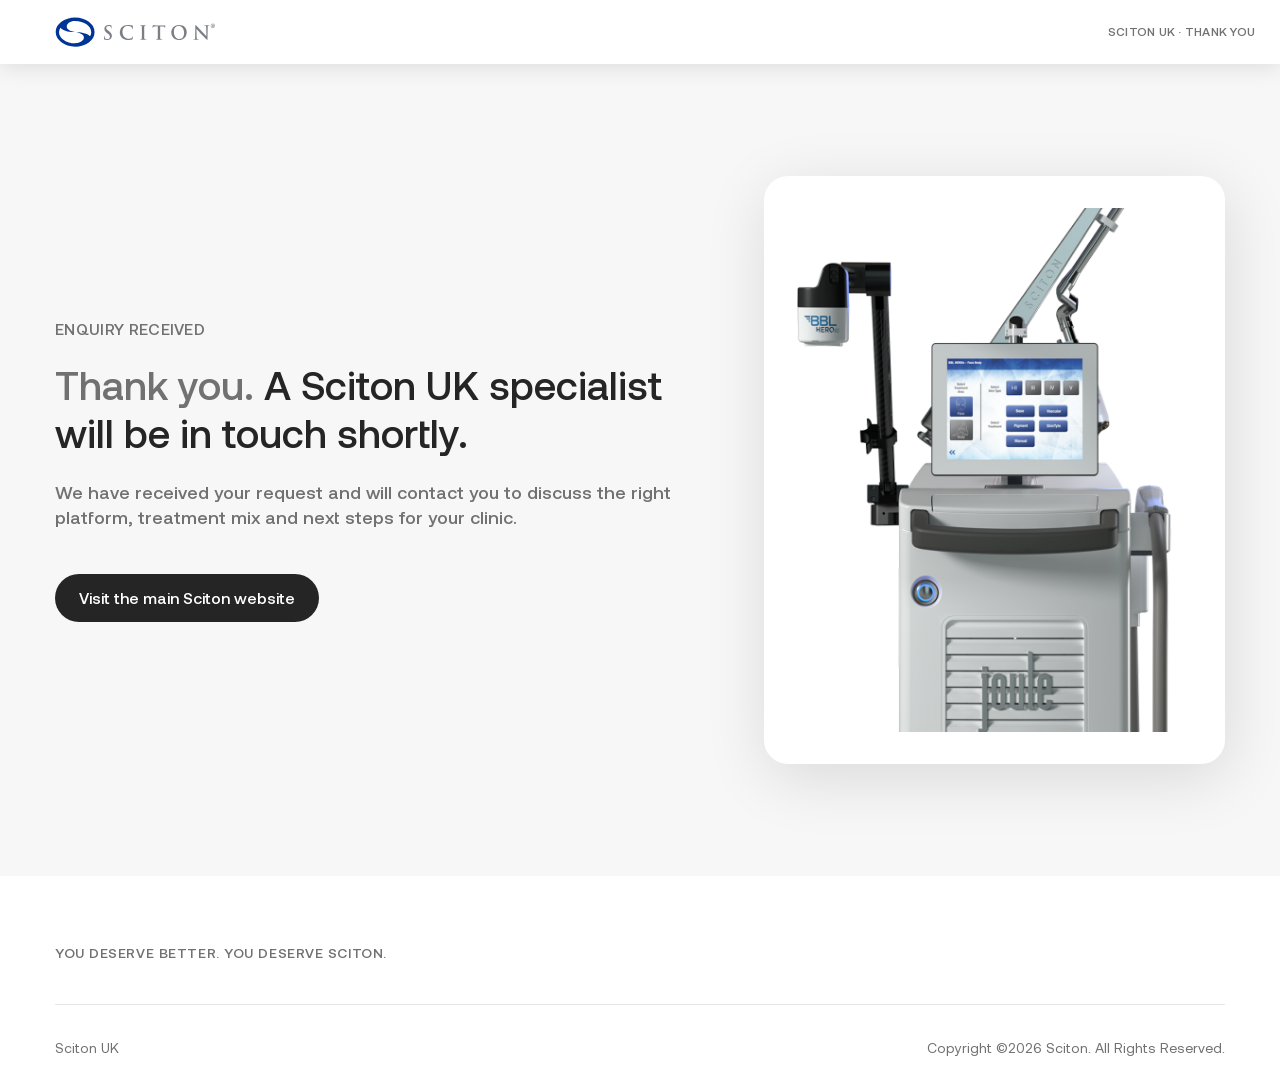
<file: Sciton Landing Pages/thank-you/index.html>
<!doctype html>
<html lang="en-GB">
<head>
<!-- Google Tag Manager -->
<script>(function(w,d,s,l,i){w[l]=w[l]||[];w[l].push({'gtm.start':
new Date().getTime(),event:'gtm.js'});var f=d.getElementsByTagName(s)[0],
j=d.createElement(s),dl=l!='dataLayer'?'&l='+l:'';j.async=true;j.src=
'https://www.googletagmanager.com/gtm.js?id='+i+dl;f.parentNode.insertBefore(j,f);
})(window,document,'script','dataLayer','GTM-N37FXBXC');</script>
<!-- End Google Tag Manager -->
<meta charset="utf-8">
<meta name="viewport" content="width=device-width, initial-scale=1">
<title>Thank You | Sciton UK</title>
<meta name="description" content="Thank you for contacting Sciton UK. A specialist will be in touch shortly.">
<meta name="robots" content="noindex, nofollow">
<link rel="icon" href="../assets/img/sciton-logo.svg">

<link rel="preload" href="../assets/fonts/Aeonik-Regular.woff2" as="font" type="font/woff2" crossorigin>
<link rel="preload" href="../assets/fonts/Aeonik-Medium.woff2" as="font" type="font/woff2" crossorigin>
<link rel="stylesheet" href="../assets/css/sciton-theme.css">
<link rel="stylesheet" href="../assets/css/lp.css">
</head>
<body class="page-thank-you">
<!-- Google Tag Manager (noscript) -->
<noscript><iframe src="https://www.googletagmanager.com/ns.html?id=GTM-N37FXBXC"
height="0" width="0" style="display:none;visibility:hidden"></iframe></noscript>
<!-- End Google Tag Manager (noscript) -->

<a class="a11y-skip-link lp-skip" href="#main">Skip to Main Content</a>

<header class="py-4 navbar lg:flex lg:py-0 lg:items-center shadow-top-menu" role="banner">
  <div class="container px-4 sm:px-gutter-full lg:py-2 lg:pr-5">
    <div class="flex flex-wrap items-center justify-between md:flex-nowrap">
      <a class="flex-initial" href="https://sciton.uk/" aria-label="Sciton">
        <img class="logo logo--header" src="../assets/img/sciton-logo.svg" alt="Sciton" width="160" height="28">
      </a>
      <p class="hidden hdg-6 text-gray-300 md:block" style="margin:0">Sciton UK &middot; Thank you</p>
    </div>
  </div>
</header>

<main id="main">
  <section class="lp-thanks">
    <div class="container">
      <div class="lp-thanks__grid">
        <div class="wysiwyg js-fade-group">
          <p class="lp-thanks__eyebrow">Enquiry received</p>
          <h1 class="hdg-2 text-gray-300">Thank you. <span class="text-brand-dark-gray">A Sciton UK specialist will be in touch shortly.</span></h1>
          <p class="paragraph-large lp-thanks__copy">We have received your request and will contact you to discuss the right platform, treatment mix and next steps for your clinic.</p>
          <div class="lp-thanks__actions">
            <a class="btn is-dark" href="https://sciton.uk/">Visit the main Sciton website</a>
          </div>
        </div>
        <div class="lp-thanks__media js-fade" aria-hidden="true">
          <img src="../assets/img/joule-hero.png" alt="" width="840" height="1110" loading="lazy">
        </div>
      </div>
    </div>
  </section>
</main>

<footer class="z-10 pt-16 bg-white footer" role="contentinfo">
  <div class="container">
    <div class="pb-10 border-b border-gray-border">
      <span class="text-sm tracking-wider hdg-6">You Deserve Better. You Deserve Sciton.</span>
    </div>
    <div class="flex flex-wrap items-center justify-between py-8">
      <span class="text-sm text-gray-300">Sciton UK</span>
      <span class="text-sm text-gray-300">Copyright &copy;2026 Sciton. All Rights Reserved.</span>
    </div>
  </div>
</footer>

<script src="../assets/js/lp.js" defer></script>
</body>
</html>
</file>
<file: Sciton Landing Pages/assets/css/lp.css>
/* ==========================================================================
   Sciton UK — Google Ads landing page additions
   Loaded AFTER sciton-theme.css. Additive only.

   Rules:
   - Colours, radii, shadows and timings are taken from the measured theme.
     No new palette, no gradients on surfaces, no new radii.
   - Interface transitions 0.15s ease-in-out. Content/disclosure 0.5s–1s ease.
   - Animate transform/opacity only.
   ========================================================================== */

:root {
  --lp-dark:        #252525;  /* brand-dark-gray */
  --lp-light:       #f7f7f7;  /* brand-light-gray */
  --lp-gray-300:    #717171;
  --lp-gray-200:    #a9a9a9;
  --lp-border:      #e5e5e5;  /* gray-border */
  --lp-primary:     #003595;  /* brand-primary — hover/active only */
  --lp-navbar-h:    64px;
}

/* --------------------------------------------------------------------------
   1. Landing-page header
   Same navbar shell as sciton.uk, nav links removed to stop paid-click leaks.
   -------------------------------------------------------------------------- */

.lp-navbar__phone {
  display: inline-flex;
  align-items: center;
  gap: .5rem;
  font-size: .875rem;
  font-weight: 500;
  color: var(--lp-dark);
  transition: color .15s ease-in-out;
}
.lp-navbar__phone:hover { color: var(--lp-primary); }
.lp-navbar__phone .icon { font-size: 1rem; color: var(--lp-gray-300); }

/* --------------------------------------------------------------------------
   2. Anchor nav — adds a right-aligned CTA the site version doesn't carry
   -------------------------------------------------------------------------- */

.anchor-nav .lp-anchor-cta { flex: 0 0 auto; margin-left: auto; }

.anchor-nav a.is-active,
.anchor-nav a:hover { color: var(--lp-dark); }

/* --------------------------------------------------------------------------
   3. Trust bar — the campaign plan's ad callouts, surfaced above the fold
   -------------------------------------------------------------------------- */

.lp-trustbar {
  border-top: 1px solid var(--lp-border);
  border-bottom: 1px solid var(--lp-border);
}
.lp-trustbar__list {
  display: grid;
  grid-template-columns: repeat(2, minmax(0, 1fr));
  gap: 1.25rem 2rem;
  margin: 0;
  padding: 2rem 0;
  list-style: none;
}
.lp-trustbar__item {
  display: flex;
  align-items: center;
  gap: .75rem;
  font-size: .875rem;
  font-weight: 500;
  line-height: 1.33333;
  color: var(--lp-gray-300);
}
.lp-trustbar__item .icon {
  flex: 0 0 auto;
  font-size: 1.25rem;
  color: var(--lp-dark);
}
@media (min-width: 768px) { .lp-trustbar__list { grid-template-columns: repeat(3, minmax(0, 1fr)); } }
@media (min-width: 1024px) { .lp-trustbar__list { grid-template-columns: repeat(6, minmax(0, 1fr)); } }

/* --------------------------------------------------------------------------
   4. Modules grid
   Same card treatment as the site's treatment-cards scroller, but laid out as
   a responsive grid instead of a GSAP-pinned horizontal scroll. Scroll-jacking
   costs conversions and breaks on mobile; the card design is unchanged.
   -------------------------------------------------------------------------- */

.lp-modules {
  display: grid;
  grid-template-columns: repeat(1, minmax(0, 1fr));
  gap: 5rem 1.5rem;
  margin: 0;
  padding: 0;
  list-style: none;
}
@media (min-width: 640px) { .lp-modules { grid-template-columns: repeat(2, minmax(0, 1fr)); } }
@media (min-width: 1024px) { .lp-modules { grid-template-columns: repeat(3, minmax(0, 1fr)); } }

.lp-module {
  display: flex;
  flex-direction: column;
  align-items: center;
  justify-content: space-between;
  height: 100%;
  padding: 0 1.75rem 2.5rem;
  text-align: center;
  background-color: #fff;
  border-radius: 24px;
  box-shadow: 3px 14px 64px rgba(0, 0, 0, .12);
}
.lp-module__image {
  display: block;
  width: 100%;
  max-width: 220px;
  height: auto;
  margin-bottom: -2rem;
  transform: translateY(-3.125rem);
  transition: transform .25s ease;
}
.lp-module:hover .lp-module__image { transform: translateY(-3.5rem); }
.lp-module__name { margin: 0 0 .25rem; color: var(--lp-dark); }
.lp-module__desc {
  margin: 0 0 1.5rem;
  font-size: .875rem;
  line-height: 1.5;
  color: var(--lp-gray-300);
}
.lp-module .btn { align-self: center; }

/* C2 reuses the module card for OMNI's handpieces. Those renders are supplied
   at three different aspect ratios, so the box is squared off to keep the card
   headings on one baseline across the row. */
.page-omni-lp .lp-module__image { aspect-ratio: 1 / 1; object-fit: contain; }

@media (prefers-reduced-motion: reduce) {
  .lp-module__image { transition: none; }
  .lp-module:hover .lp-module__image { transform: translateY(-3.125rem); }
}

/* --------------------------------------------------------------------------
   5. Comparison table
   JOULE vs mJOULE on Sciton's own published specifications.
   Hairlines only — no fills, matching the site's compare-devices component.
   -------------------------------------------------------------------------- */

.lp-compare__scroll { overflow-x: auto; -webkit-overflow-scrolling: touch; }

.lp-compare table {
  width: 100%;
  min-width: 640px;
  border-collapse: collapse;
  text-align: left;
}
.lp-compare th,
.lp-compare td {
  padding: 1.25rem 1rem;
  border-bottom: 1px solid var(--lp-border);
  vertical-align: top;
}
.lp-compare thead th {
  padding-top: 0;
  font-size: .75rem;
  font-weight: 500;
  letter-spacing: .02em;
  text-transform: uppercase;
  line-height: 1.33333;
  color: var(--lp-gray-200);
}
.lp-compare tbody th {
  width: 34%;
  font-size: 1rem;
  font-weight: 400;
  line-height: 1.375;
  color: var(--lp-gray-300);
}
.lp-compare tbody td {
  font-size: 1.25rem;
  font-weight: 500;
  line-height: 1.4;
  color: var(--lp-dark);
}
.lp-compare tbody tr:last-child th,
.lp-compare tbody tr:last-child td { border-bottom: 0; }
.lp-compare__device { display: block; width: auto; max-height: 180px; margin: 0 auto 1rem; }
.lp-compare .icon-checkbox-checked { font-size: 1.25rem; color: var(--lp-dark); }

@media (max-width: 767px) {
  .lp-compare th, .lp-compare td { padding: 1rem .75rem; }
  .lp-compare tbody td { font-size: 1rem; }
}

/* --------------------------------------------------------------------------
   6. Testimonials
   -------------------------------------------------------------------------- */

.lp-quotes {
  display: grid;
  grid-template-columns: repeat(1, minmax(0, 1fr));
  gap: 2rem;
  margin: 0;
  padding: 0;
  list-style: none;
}
@media (min-width: 1024px) { .lp-quotes { grid-template-columns: repeat(3, minmax(0, 1fr)); } }

.lp-quote {
  display: flex;
  flex-direction: column;
  height: 100%;
  padding: 2.5rem;
  background-color: #fff;
  border-radius: 8px;
  box-shadow: 3px 14px 64px rgba(0, 0, 0, .12);
}
.lp-quote .icon-quotes {
  font-size: 1.5rem;
  margin-bottom: 1.5rem;
  color: var(--lp-gray-200);
}
.lp-quote__text {
  flex: 1 1 auto;
  margin: 0 0 1.5rem;
  font-size: 1.125rem;
  font-weight: 500;
  line-height: 1.375;
  color: var(--lp-dark);
}
.lp-quote__name { margin: 0; font-size: 1rem; font-weight: 500; line-height: 1.5; color: var(--lp-dark); }
.lp-quote__role { margin: 0; font-size: .875rem; line-height: 1.5; color: var(--lp-gray-300); }

/* Placeholder marker — delete this rule once real quotes are in. */
.lp-quote[data-placeholder="true"] { position: relative; }
.lp-quote[data-placeholder="true"]::after {
  content: "PLACEHOLDER";
  position: absolute;
  top: 1rem;
  right: 1rem;
  font-size: .5rem;
  font-weight: 500;
  letter-spacing: .1em;
  color: var(--lp-gray-200);
}

/* --------------------------------------------------------------------------
   7. Demo form
   Uses the theme's .form-skin control styling; padding reset to a
   label-above layout (the theme default is top-heavy for floating labels).
   -------------------------------------------------------------------------- */

.lp-form { max-width: 720px; }

.lp-form .form-skin input[type="text"],
.lp-form .form-skin input[type="email"],
.lp-form .form-skin input[type="tel"],
.lp-form .form-skin select,
.lp-form .form-skin textarea {
  padding: .75rem 1rem;
  font-family: inherit;
  font-size: 1rem;
  line-height: 1.5;
  color: var(--lp-dark);
  transition: border-color .15s ease-in-out;
}
.lp-form .form-skin input:focus-visible,
.lp-form .form-skin select:focus-visible,
.lp-form .form-skin textarea:focus-visible {
  outline: 2px solid var(--lp-primary);
  outline-offset: 2px;
  border-color: var(--lp-dark);
}
.lp-form textarea { min-height: 120px; resize: vertical; }

.lp-form__grid {
  display: grid;
  grid-template-columns: repeat(1, minmax(0, 1fr));
  gap: 1.25rem;
}
@media (min-width: 640px) { .lp-form__grid { grid-template-columns: repeat(2, minmax(0, 1fr)); } }
.lp-form__full { grid-column: 1 / -1; }

.lp-form__label {
  display: block;
  margin-bottom: .5rem;
  font-size: .75rem;
  font-weight: 500;
  letter-spacing: .02em;
  text-transform: uppercase;
  line-height: 1.33333;
  color: var(--lp-gray-300);
}
.lp-form__req { color: var(--lp-dark); }

.lp-form__error {
  display: none;
  margin-top: .375rem;
  font-size: .875rem;
  line-height: 1.33333;
  color: var(--lp-dark);
}
.lp-form input[aria-invalid="true"],
.lp-form select[aria-invalid="true"],
.lp-form textarea[aria-invalid="true"] { border-color: var(--lp-dark); border-width: 2px; }
.lp-form__error.is-visible { display: block; }

.lp-form__consent {
  display: flex;
  gap: .75rem;
  align-items: flex-start;
  font-size: .875rem;
  line-height: 1.5;
  color: var(--lp-gray-300);
}
.lp-form__consent input { flex: 0 0 auto; margin-top: .25rem; }

.lp-form__status {
  display: flex;
  align-items: center;
  gap: .75rem;
  margin-top: 1.5rem;
  font-size: .9375rem;
  font-weight: 500;
  line-height: 1.5;
  color: var(--lp-gray-300);
  opacity: 1;
  transform: translateY(0);
  transition: color .15s ease-in-out, opacity .25s ease, transform .25s ease;
}
.lp-form__status:empty { margin-top: 0; }
.lp-form__status.is-sending {
  color: var(--lp-gray-300);
  opacity: .85;
}
.lp-form__status.is-success {
  color: var(--lp-dark);
  animation: lp-status-rise .45s ease both;
}
.lp-form__status.is-error { color: var(--lp-dark); }

.lp-form__success-icon {
  position: relative;
  flex: 0 0 auto;
  width: 2rem;
  height: 2rem;
  border: 2px solid var(--lp-dark);
  border-radius: 50%;
  transform: scale(.8);
  animation: lp-success-pop .45s cubic-bezier(.2, .8, .2, 1.2) .05s both;
}
.lp-form__success-icon::after {
  content: "";
  position: absolute;
  left: .56rem;
  top: .42rem;
  width: .55rem;
  height: .95rem;
  border-right: 2px solid var(--lp-dark);
  border-bottom: 2px solid var(--lp-dark);
  transform: rotate(45deg) scale(0);
  transform-origin: center;
  animation: lp-success-check .28s ease .28s both;
}
.lp-form.is-success .btn {
  color: #fff;
  background-color: var(--lp-dark);
}

@keyframes lp-status-rise {
  from { opacity: 0; transform: translateY(.5rem); }
  to { opacity: 1; transform: translateY(0); }
}
@keyframes lp-success-pop {
  0% { opacity: 0; transform: scale(.72); }
  70% { opacity: 1; transform: scale(1.08); }
  100% { opacity: 1; transform: scale(1); }
}
@keyframes lp-success-check {
  from { transform: rotate(45deg) scale(0); }
  to { transform: rotate(45deg) scale(1); }
}

@media (prefers-reduced-motion: reduce) {
  .lp-form__status,
  .lp-form__status.is-success,
  .lp-form__success-icon,
  .lp-form__success-icon::after {
    animation: none;
    transition: none;
    transform: none;
  }
  .lp-form__success-icon::after { transform: rotate(45deg) scale(1); }
}

/* --------------------------------------------------------------------------
   8. Sticky mobile CTA
   -------------------------------------------------------------------------- */

.lp-sticky {
  position: fixed;
  left: 0;
  right: 0;
  bottom: 0;
  z-index: 997;
  display: flex;
  gap: .75rem;
  padding: .75rem 1rem calc(.75rem + env(safe-area-inset-bottom));
  background-color: #fff;
  border-top: 1px solid var(--lp-border);
  transform: translateY(100%);
  transition: transform .5s ease;
}
.lp-sticky.is-visible { transform: translateY(0); }
.lp-sticky .btn { flex: 1 1 auto; }
@media (min-width: 1024px) { .lp-sticky { display: none; } }
@media (prefers-reduced-motion: reduce) { .lp-sticky { transition: none; } }

/* --------------------------------------------------------------------------
   9. Utility
   -------------------------------------------------------------------------- */

.lp-stat-figure { width: 76px; height: auto; flex: 0 0 auto; }

/* C2 has no outlined-numeral SVGs of its own, so its statistics list renders
   the figure as text in the same 76px lane the images occupy on C1. */
.lp-stat-num {
  display: block;
  width: auto;
  min-width: 8rem;
  margin-bottom: .5rem;
  font-size: 2.25rem;
  font-weight: 500;
  line-height: 1;
  letter-spacing: -.02em;
  color: #fff;
}
.lp-stat-num small { font-size: .5em; margin-left: .1em; }
@media (min-width: 768px) { .lp-stat-num { margin-bottom: 0; } }


.lp-ba {
  display: grid;
  grid-template-columns: repeat(2, minmax(0, 1fr));
  gap: .5rem;
}
.lp-ba img { width: 100%; height: auto; border-radius: 8px; display: block; }
.lp-ba figcaption {
  grid-column: 1 / -1;
  margin-top: .75rem;
  font-size: .875rem;
  line-height: 1.5;
  color: var(--lp-gray-300);
}
.lp-ba__tag {
  font-size: .75rem;
  font-weight: 500;
  letter-spacing: .02em;
  text-transform: uppercase;
  color: var(--lp-gray-200);
}

.lp-skip:focus-visible { outline: 2px solid var(--lp-primary); outline-offset: 2px; }

/* Respect reduced motion across the theme's own reveal system. */
@media (prefers-reduced-motion: reduce) {
  .js-fade:not(.js-ignore) { opacity: 1 !important; transform: none !important; transition: none !important; }
}

/* --------------------------------------------------------------------------
   10. Theme utilities absent from the purged production build
   sciton-theme.css is a purged Tailwind build — it only contains the classes
   sciton.uk itself uses. These few are needed here and are reproduced with
   the theme's own breakpoints (640 / 768 / 1024 / 1270) and 4px scale.
   -------------------------------------------------------------------------- */

@media (min-width: 768px) {
  .md\:inline-block { display: inline-block; }
  .md\:flex-nowrap  { flex-wrap: nowrap; }
}
@media (min-width: 1024px) {
  .lg\:pr-12 { padding-right: 3rem; }
  .lg\:pl-12 { padding-left: 3rem; }
}

/* --------------------------------------------------------------------------
   11. Anchor-nav sizing
   The site's anchor-nav is a 56px row. Adding the CTA made it taller, so the
   button is sized down to sit inside the same row height.
   -------------------------------------------------------------------------- */

.anchor-nav .lp-anchor-cta .btn {
  padding-top: .375rem;
  padding-bottom: .375rem;
  font-size: .875rem;
}

/* --------------------------------------------------------------------------
   12. Hero call-to-action pair
   -------------------------------------------------------------------------- */

.lp-hero-ctas {
  display: flex;
  flex-wrap: wrap;
  align-items: center;
  gap: 1rem 1.25rem;
}
.lp-hero-ctas .btn-action { margin: 0; }
.lp-hero-ctas .btn { margin: 0; }

/* --------------------------------------------------------------------------
   13. Modules band
   The site's .treatment-cards is a GSAP-pinned horizontal scroller and
   carries min-height:100vh for that purpose. This page lays the same cards
   out as a static grid, so the viewport lock is released.
   -------------------------------------------------------------------------- */

.treatment-cards { min-height: 0; }

/* --------------------------------------------------------------------------
   14. Fixes found in visual review
   -------------------------------------------------------------------------- */

/* Compare table — device shots sit above the column label and must not clip */
.lp-compare thead th { padding-bottom: 1rem; }
.lp-compare__device {
  height: 180px;
  width: auto;
  max-width: 100%;
  object-fit: contain;
  object-position: bottom;
}
.lp-compare__name {
  display: block;
  margin-top: .75rem;
  font-size: 1.25rem;
  font-weight: 500;
  line-height: 1.4;
  letter-spacing: normal;
  text-transform: none;
  color: var(--lp-dark);
}

/* FAQ — the closed panel keeps its margin, which opens a gap under each
   question. Move the spacing inside the panel so a closed row is flush. */
.content-accordion__item-answer { margin-top: 0 !important; }
.content-accordion__item-answer > .wysiwyg { padding-top: 1rem; }

/* Consent checkbox — the theme hides native checkboxes and expects a sibling
   pill label, which is wrong for a consent line. Rebuild it with the theme's
   own checkbox sprite icons. */
.lp-form__consent { cursor: pointer; }
.lp-form__consent input[type="checkbox"] {
  position: absolute;
  width: 1px; height: 1px;
  margin: -1px; padding: 0;
  overflow: hidden;
  clip: rect(0, 0, 0, 0);
  white-space: nowrap;
  border-width: 0;
}
.lp-form__box {
  flex: 0 0 auto;
  margin-top: .125rem;
  line-height: 0;
  color: var(--lp-dark);
}
.lp-form__box .icon { font-size: 1.25rem; }
.lp-form__box .icon-checkbox-checked { display: none; }
.lp-form__consent input:checked ~ .lp-form__box .icon-checkbox { display: none; }
.lp-form__consent input:checked ~ .lp-form__box .icon-checkbox-checked { display: inline-block; }
.lp-form__consent input:focus-visible ~ .lp-form__box {
  outline: 2px solid var(--lp-primary);
  outline-offset: 2px;
  border-radius: 2px;
}

/* Before / after — three columns of differing crops must still line up */
.lp-ba__frame { position: relative; }
.lp-ba__frame img {
  width: 100%;
  height: auto;
  aspect-ratio: 3 / 4;
  object-fit: cover;
  object-position: center top;
  border-radius: 8px;
  display: block;
}
.lp-ba__label {
  position: absolute;
  top: .5rem;
  left: .5rem;
  z-index: 1;
  padding: .25rem .625rem;
  font-size: .625rem;
  font-weight: 500;
  letter-spacing: .02em;
  text-transform: uppercase;
  line-height: 1.33333;
  color: var(--lp-dark);
  background-color: rgba(255, 255, 255, .9);
  border-radius: 9999px;
}

/* About — keep the two-image cluster on a shared baseline */
#about .row img { aspect-ratio: 4 / 3; object-fit: cover; }

/* Privacy link sits outside the consent label so clicking it doesn't
   also toggle the checkbox. */
.lp-form__note {
  margin: .5rem 0 0 2rem;
  font-size: .875rem;
  line-height: 1.5;
  color: var(--lp-gray-300);
}
.lp-form__note a { text-decoration: underline; transition: color .15s ease-in-out; }
.lp-form__note a:hover { color: var(--lp-primary); }

/* --------------------------------------------------------------------------
   15. Mobile
   Below the theme's lg breakpoint the anchor-nav has no links to show, so it
   is hidden rather than left as an empty title bar. The sticky CTA covers
   navigation on small screens.
   -------------------------------------------------------------------------- */

@media (max-width: 1023px) {
  .anchor-nav { display: none; }

  /* the theme's hero wrapper is padded for desktop; give small screens the
     same 1rem gutter the navbar uses */
  .hero-banner-new .hero-banner-new__wrapper { padding: 0 1rem; }
  .container { padding-left: 1rem; padding-right: 1rem; }
  .row { margin-left: -.5rem; margin-right: -.5rem; }
  .col { padding-left: .5rem; padding-right: .5rem; }

  /* keep the page clear of the fixed bottom CTA bar */
  body { padding-bottom: 80px; }
}

@media (max-width: 639px) {
  .lp-hero-ctas { flex-direction: column; align-items: stretch; }
  .lp-hero-ctas .btn-action,
  .lp-hero-ctas .btn { width: 100%; max-width: none; text-align: left; }
  .lp-hero-ctas .btn { text-align: center; }
}

/* --------------------------------------------------------------------------
   16. Hero ambient orbs
   The site's .blob layer is position:fixed and drifts behind the entire page.
   Here it is scoped to the hero so the effect stays where it was asked for.
   To make it page-wide instead: delete this block and move the .blob div to
   be the first child of <body>.
   -------------------------------------------------------------------------- */

.hero-banner-new .blob {
  position: absolute;
  inset: 0;
  width: 100%;
  height: 100%;
  z-index: 0;
}
.hero-banner-new .hero-banner-new__wrapper { position: relative; z-index: 1; }

@media (prefers-reduced-motion: reduce) {
  .blob::before,
  .blob::after,
  .blob .inner-blob { animation: none; }
}

/* --------------------------------------------------------------------------
   17. CTAs without the arrow indicator
   The theme builds .btn-action's arrow from two pseudo-elements: :before is
   the 42px dark disc, :after is the white chevron image sitting on top. Both
   are removed here, and the 4rem right padding that reserved the arrow lane
   is rebalanced so the label centres in the pill.
   -------------------------------------------------------------------------- */

.btn-action::before,
.btn-action::after { content: none; display: none; }

.btn-action {
  padding-right: 1.5rem;
  text-align: center;
  transition: background-color .15s ease-in-out, color .15s ease-in-out, border-color .15s ease-in-out;
}
.btn-action:hover,
.btn-action:focus-visible {
  background-color: var(--lp-dark);
  border-color: var(--lp-dark);
  color: #fff;
}

/* --------------------------------------------------------------------------
   18. Sciton iQ reels — scroll-linked counter-slide
   Mirrors sciton.com/joule: as the section travels through the viewport the
   top reel slides right and the bottom reel slides left, about 15% each way.
   The theme sets the -15%/+15% start state in CSS; this drives it from
   scroll position.
   -------------------------------------------------------------------------- */

.graphic-screens .top-reel,
.graphic-screens .bottom-reel { will-change: transform; }

@media (prefers-reduced-motion: reduce) {
  .graphic-screens .top-reel,
  .graphic-screens .bottom-reel { will-change: auto; }
}

/* --------------------------------------------------------------------------
   19. C3 hero spacing
   The theme's hero has no vertical padding: on C1 and C2 the tall product
   render sets the band height and the shorter copy column sits inside it with
   room to spare. C3's HALO render is landscape, so the copy column is the
   taller of the two and the text runs flush to the top and bottom edges of
   the band. This gives the C3 hero its own vertical rhythm. Scoped to the
   page, so C1 and C2 are untouched.
   -------------------------------------------------------------------------- */

.page-halo-lp .hero-banner-new { padding-bottom: 3rem; }

@media (min-width: 1024px) {
  .page-halo-lp .hero-banner-new { padding-top: 4rem; padding-bottom: 5rem; }
}

/* C3's module row carries two cards, not three or six. The shared grid goes
   to three columns at lg, which would leave the pair stranded against an
   empty third column, so C3 takes two columns and the row is capped and
   centred to keep the cards the same width they are on C1 and C2. */

@media (min-width: 1024px) {
  .page-halo-lp .lp-modules {
    grid-template-columns: repeat(2, minmax(0, 1fr));
    max-width: 820px;
    margin-left: auto;
    margin-right: auto;
  }
}

/* --------------------------------------------------------------------------
   20. Criteria grid — C4/C5/C6 only
   The "what to compare" block on the competitor pages. Text-only card using
   the same surface as .lp-module: white, 24px radius, the theme's
   3px 14px 64px shadow. No new colour, radius or shadow is introduced.
   -------------------------------------------------------------------------- */

.lp-criteria {
  display: grid;
  grid-template-columns: repeat(1, minmax(0, 1fr));
  gap: 1.5rem;
  margin: 0;
  padding: 0;
  list-style: none;
}
@media (min-width: 640px)  { .lp-criteria { grid-template-columns: repeat(2, minmax(0, 1fr)); } }
@media (min-width: 1024px) { .lp-criteria { grid-template-columns: repeat(3, minmax(0, 1fr)); } }

.lp-criteria__item {
  display: flex;
  flex-direction: column;
  height: 100%;
  padding: 2.5rem 2rem;
  background-color: #fff;
  border-radius: 24px;
  box-shadow: 3px 14px 64px rgba(0, 0, 0, .12);
}
.lp-criteria__num {
  margin: 0 0 1.25rem;
  font-size: .75rem;
  font-weight: 500;
  letter-spacing: .02em;
  text-transform: uppercase;
  line-height: 1.33333;
  color: var(--lp-gray-300);
}
.lp-criteria__q {
  margin: 0 0 .75rem;
  font-size: 1.25rem;
  font-weight: 500;
  line-height: 1.4;
  color: var(--lp-dark);
}
.lp-criteria__why {
  margin: 0;
  font-size: .9375rem;
  line-height: 1.5;
  color: var(--lp-gray-300);
}

/* --------------------------------------------------------------------------
   21. Comparison table — criteria variant, C4/C5/C6 only
   C1–C3 compare two Sciton devices, so both columns carry a device shot and
   equal weight. The competitor pages compare Sciton against a question, not
   against a rival's specification: column two is a prompt for the buyer to
   put to whoever else they are talking to. It is therefore set as body copy
   in --lp-gray-300 rather than as a 1.25rem statement, so the page never
   reads as though it is asserting a competitor's numbers.
   -------------------------------------------------------------------------- */

.lp-compare--vs thead th { vertical-align: bottom; }
.lp-compare--vs .lp-compare__name { margin-top: 0; }
.lp-compare--vs .lp-compare__name--ask { color: var(--lp-gray-300); }
.lp-compare--vs tbody td + td {
  font-size: 1rem;
  font-weight: 400;
  line-height: 1.5;
  color: var(--lp-gray-300);
}

@media (max-width: 767px) {
  .lp-compare--vs tbody td + td { font-size: .9375rem; }
}

/* --------------------------------------------------------------------------
   22. Competitor pages — hero
   The decorative giant word is "COMPARE" on all three, which fits, but the
   H1 carries a competitor name and runs longer than C1's, so the hero gets
   the same vertical rhythm C3 needed. Scoped to the three body classes.
   -------------------------------------------------------------------------- */

.page-vs-cynosure .hero-banner-new,
.page-vs-fotona .hero-banner-new,
.page-vs-platforms .hero-banner-new { padding-bottom: 3rem; }

@media (min-width: 1024px) {
  .page-vs-cynosure .hero-banner-new,
  .page-vs-fotona .hero-banner-new,
  .page-vs-platforms .hero-banner-new { padding-top: 3rem; padding-bottom: 4rem; }
}

/* C5's module row carries four cards. The shared grid goes to three columns
   at lg, which would strand the fourth on its own row, so C5 takes two
   columns and the block is capped and centred. */

@media (min-width: 1024px) {
  .page-vs-fotona .lp-modules {
    grid-template-columns: repeat(2, minmax(0, 1fr));
    max-width: 820px;
    margin-left: auto;
    margin-right: auto;
  }
}

/* The non-affiliation line sits under the H1 and must read as small print,
   not as part of the offer. */
.lp-disclaimer {
  margin-top: 1.25rem;
  font-size: .8125rem;
  line-height: 1.5;
  color: var(--lp-gray-300);
}

/* --------------------------------------------------------------------------
   23. Index — the internal listing page at the site root
   Not a landing page: this is the front door we present from, linking to the
   six campaign pages. Same tokens as everything else — no new colour, radius
   or shadow. Scoped to .page-index so nothing here can reach a live page.
   -------------------------------------------------------------------------- */

.page-index .lp-masthead {
  padding: 4rem 0 3rem;
  border-bottom: 1px solid var(--lp-border);
}
@media (min-width: 1024px) {
  .page-index .lp-masthead { padding: 6rem 0 4rem; }
}

.lp-meta {
  display: flex;
  flex-wrap: wrap;
  gap: .5rem;
  margin: 2rem 0 0;
  padding: 0;
  list-style: none;
}
.lp-meta__item {
  padding: .375rem .875rem;
  font-size: .75rem;
  font-weight: 500;
  letter-spacing: .02em;
  text-transform: uppercase;
  line-height: 1.33333;
  color: var(--lp-gray-300);
  border: 1px solid var(--lp-border);
  border-radius: 9999px;
}

/* The card grid. Two up from sm, three up from lg — the same rhythm the
   modules grid uses, so the page feels like part of the same system. */
.lp-index {
  display: grid;
  grid-template-columns: repeat(1, minmax(0, 1fr));
  gap: 2.5rem 1.5rem;
  margin: 0;
  padding: 0;
  list-style: none;
}
@media (min-width: 640px)  { .lp-index { grid-template-columns: repeat(2, minmax(0, 1fr)); } }
@media (min-width: 1024px) { .lp-index { grid-template-columns: repeat(3, minmax(0, 1fr)); } }

.lp-card {
  display: flex;
  flex-direction: column;
  height: 100%;
  overflow: hidden;
  background-color: #fff;
  border-radius: 24px;
  box-shadow: 3px 14px 64px rgba(0, 0, 0, .12);
  transition: box-shadow .15s ease-in-out;
}

/* The hover lift is only armed once the theme's reveal has finished. The
   reveal animates transform over 1s; declaring a 0.15s transform transition
   up front would shorten it, because lp.css loads after the theme. */
.lp-card.js-animated { transition: transform .15s ease-in-out, box-shadow .15s ease-in-out; }
.lp-card.js-animated:hover,
.lp-card.js-animated:focus-within { transform: translateY(-4px); }
.lp-card:hover,
.lp-card:focus-within { box-shadow: 3px 20px 72px rgba(0, 0, 0, .16); }

/* The preview is a real 1440x900 screenshot of the page, cropped to the top
   of the hero. Regenerate with .claude/shots.py after a page changes. */
.lp-card__shot {
  display: block;
  width: 100%;
  height: auto;
  aspect-ratio: 8 / 5;
  object-fit: cover;
  object-position: center top;
  border-bottom: 1px solid var(--lp-border);
}

.lp-card__body {
  display: flex;
  flex: 1 1 auto;
  flex-direction: column;
  padding: 2rem;
}
.lp-card__code {
  margin: 0 0 .75rem;
  font-size: .75rem;
  font-weight: 500;
  letter-spacing: .02em;
  text-transform: uppercase;
  line-height: 1.33333;
  color: var(--lp-gray-300);
}
.lp-card__name {
  margin: 0 0 .75rem;
  font-size: 1.5rem;
  font-weight: 500;
  line-height: 1.25;
  color: var(--lp-dark);
}
.lp-card__name a {
  color: inherit;
  text-decoration: none;
  transition: color .15s ease-in-out;
}
.lp-card__name a:hover { color: var(--lp-primary); }

/* The whole card is clickable, but the accessible name comes from the real
   link in the heading — the overlay is inert to assistive technology. */
.lp-card { position: relative; }
.lp-card__name a::after {
  content: "";
  position: absolute;
  inset: 0;
  z-index: 1;
}
.lp-card__name a:focus-visible {
  outline: 2px solid var(--lp-primary);
  outline-offset: 3px;
}

.lp-card__desc {
  margin: 0 0 1.5rem;
  font-size: .9375rem;
  line-height: 1.5;
  color: var(--lp-gray-300);
}
.lp-card__list {
  margin: 0 0 1.5rem;
  padding: 0;
  list-style: none;
  font-size: .8125rem;
  line-height: 1.5;
  color: var(--lp-gray-300);
}
.lp-card__list li {
  padding: .375rem 0;
  border-top: 1px solid var(--lp-border);
}
.lp-card__go {
  margin: auto 0 0;
  font-size: .875rem;
  font-weight: 500;
  line-height: 1.5;
  color: var(--lp-dark);
}

@media (prefers-reduced-motion: reduce) {
  .lp-card,
  .lp-card.js-animated { transition: none; }
  .lp-card.js-animated:hover,
  .lp-card.js-animated:focus-within { transform: none; }
}

/* --------------------------------------------------------------------------
   24. Contrast fix — body copy on the dark bands
   Found while building the index page, and it affects every page.

   The theme's .wysiwyg paragraph colour is #717171, which is correct on white
   (4.9:1) and what sciton.uk itself uses there. Inside a #252525 band the same
   value drops to about 2.9:1, below WCAG AA. The statistics band's stat list
   already carries text-gray-200 explicitly, so only the prose column was
   affected — which is why it went unnoticed.

   Stepping bare paragraphs up to #a9a9a9 on the dark bands puts them at 6.5:1,
   the same value the two-tone headings use there. Anything that sets its own
   colour class is left alone.
   -------------------------------------------------------------------------- */

.bg-brand-dark-gray .wysiwyg p:not([class*="text-"]),
.bg-brand-dark-gray .wysiwyg li:not([class*="text-"]) {
  color: var(--lp-gray-200);
}

/* The attribution footnote under each statistics band is the one element that
   asks for #717171 explicitly, via .text-gray-300. That value is the correct
   de-emphasised grey on white and the wrong one on #252525 — the site's own
   de-emphasised grey on dark is #a9a9a9. It is a legal attribution line, so it
   has to be readable. Checked across all seven pages: this footnote is the
   only .text-gray-300 that lands on the dark ground; the white module cards
   inside those bands colour their own copy and are unaffected. */
.bg-brand-dark-gray > .container .text-gray-300 { color: var(--lp-gray-200); }

/* --------------------------------------------------------------------------
   25. Thank-you page
   Confirmation screen for paid-search form submissions. Scoped to keep the
   conversion pages unchanged.
   -------------------------------------------------------------------------- */

.page-thank-you {
  min-height: 100vh;
  background-color: var(--lp-light);
}

.page-thank-you .lp-thanks {
  padding: 5rem 0;
}

.lp-thanks__grid {
  display: grid;
  grid-template-columns: minmax(0, 1fr);
  gap: 3rem;
  align-items: center;
}

.lp-thanks__media {
  display: flex;
  justify-content: center;
  padding: 2rem;
  background-color: #fff;
  border-radius: 24px;
  box-shadow: 3px 14px 64px rgba(0, 0, 0, .12);
}

.lp-thanks__media img {
  display: block;
  width: min(100%, 420px);
  height: auto;
}

.lp-thanks__eyebrow {
  margin: 0 0 1.25rem;
  font-size: .75rem;
  font-weight: 500;
  letter-spacing: .02em;
  text-transform: uppercase;
  line-height: 1.33333;
  color: var(--lp-gray-300);
}

.lp-thanks__copy {
  max-width: 42rem;
  margin: 1.5rem 0 2rem;
  color: var(--lp-gray-300);
}

.lp-thanks__actions {
  display: flex;
  flex-wrap: wrap;
  gap: .75rem;
  align-items: center;
}

@media (min-width: 1024px) {
  .page-thank-you .lp-thanks {
    padding: 7rem 0;
  }

  .lp-thanks__grid {
    grid-template-columns: minmax(0, 7fr) minmax(280px, 5fr);
    gap: 4rem;
  }
}
</file>
